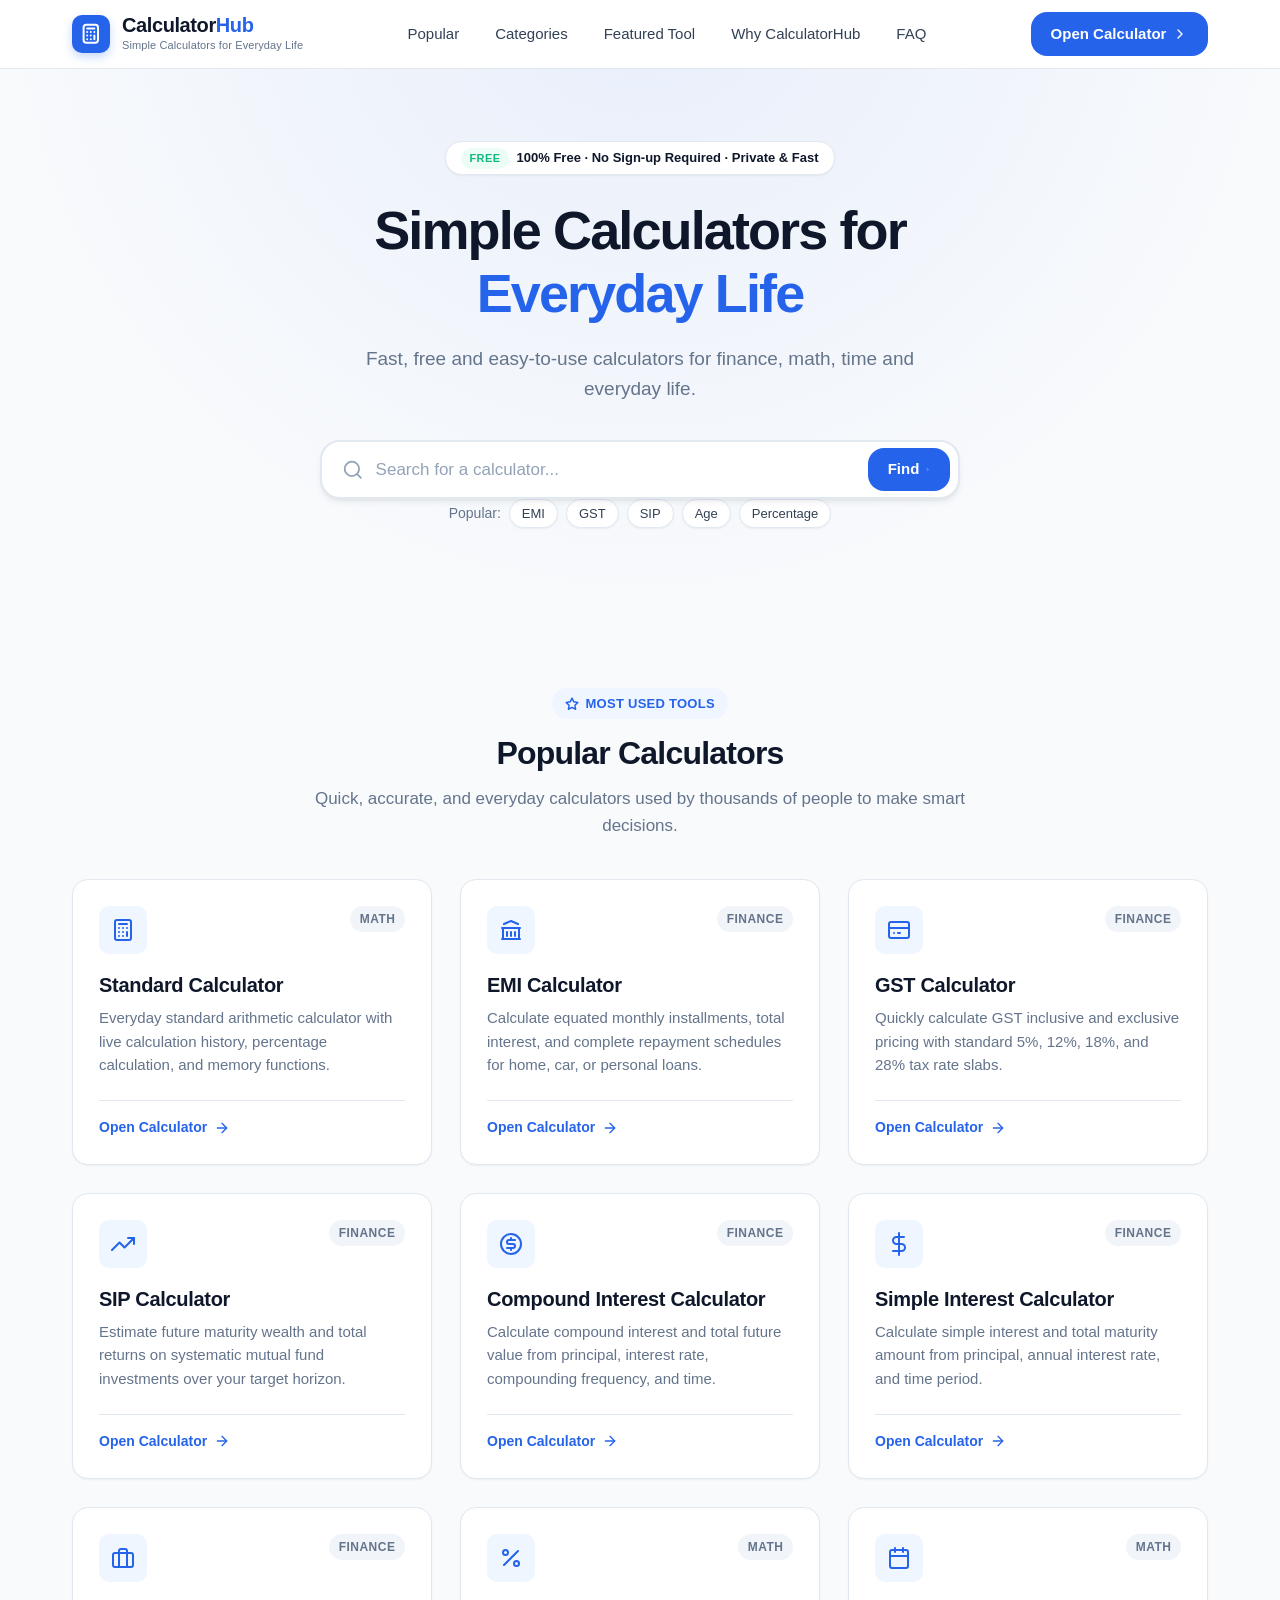
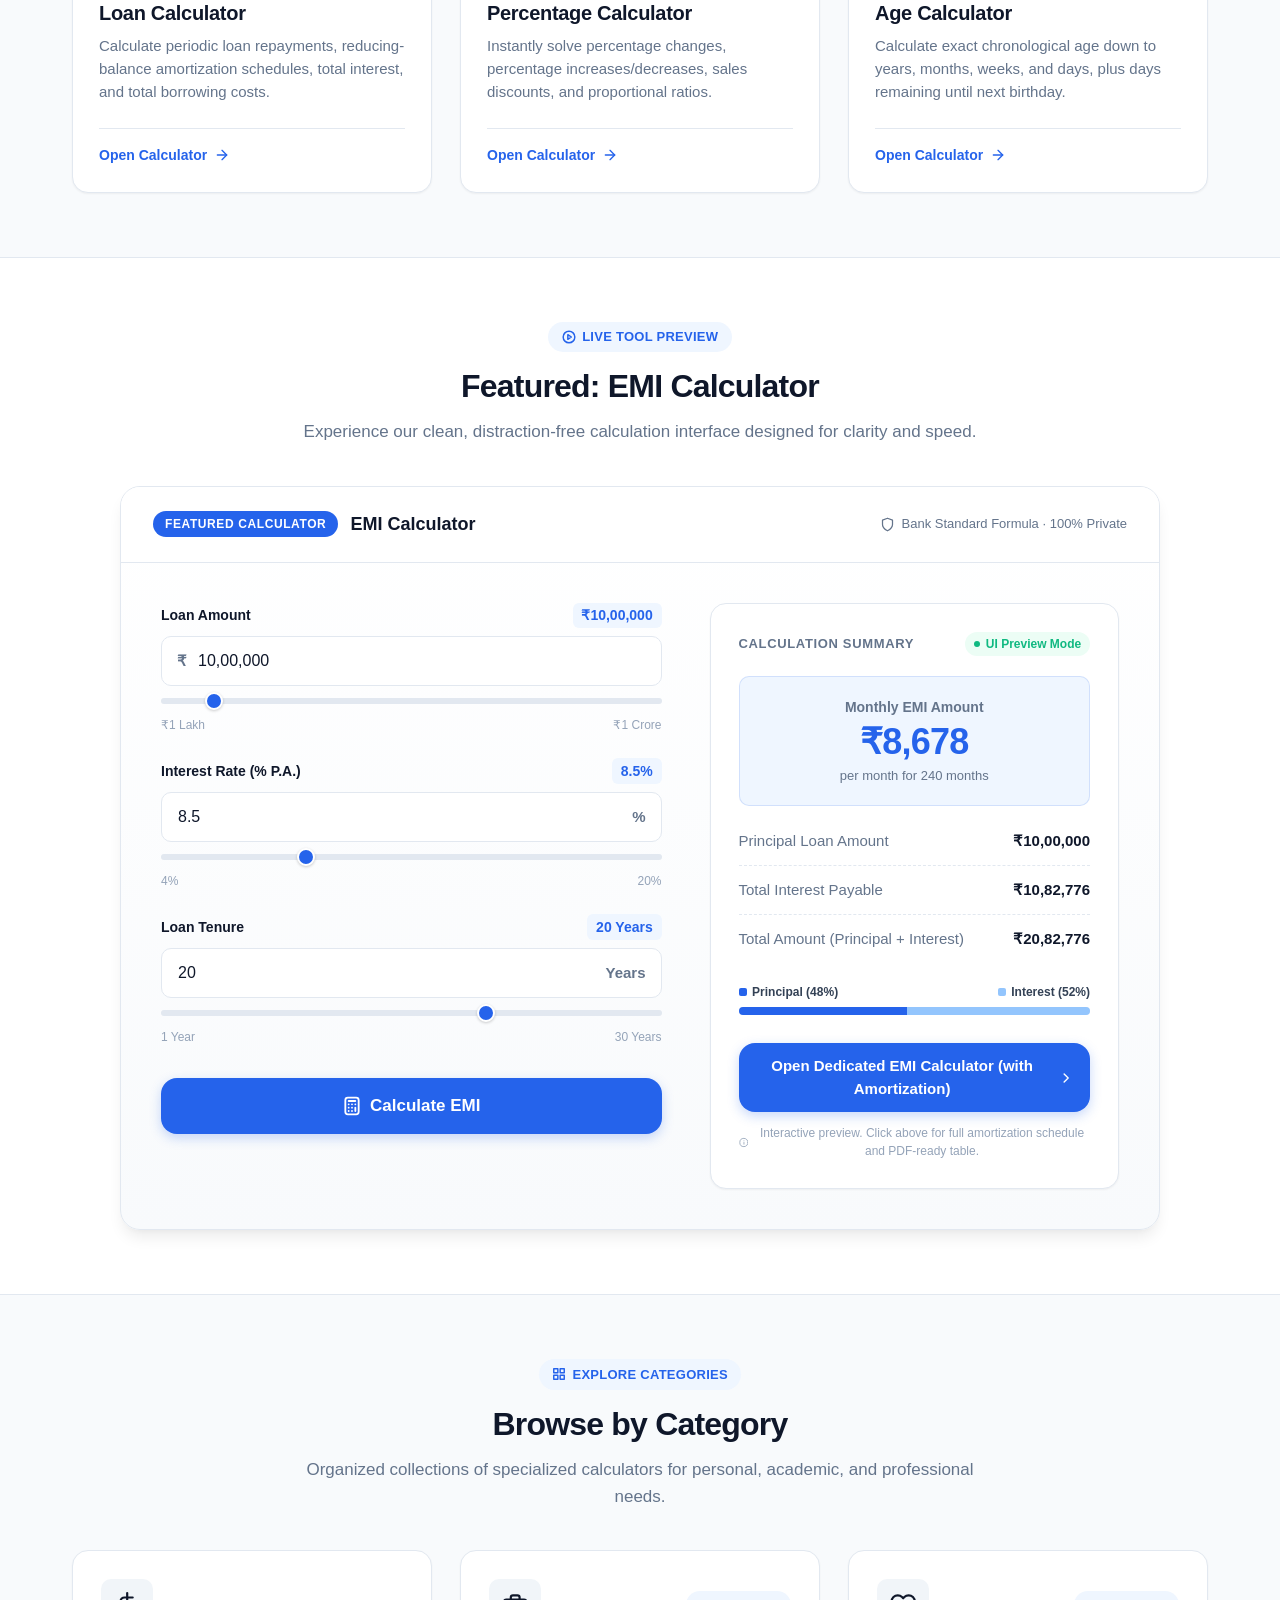
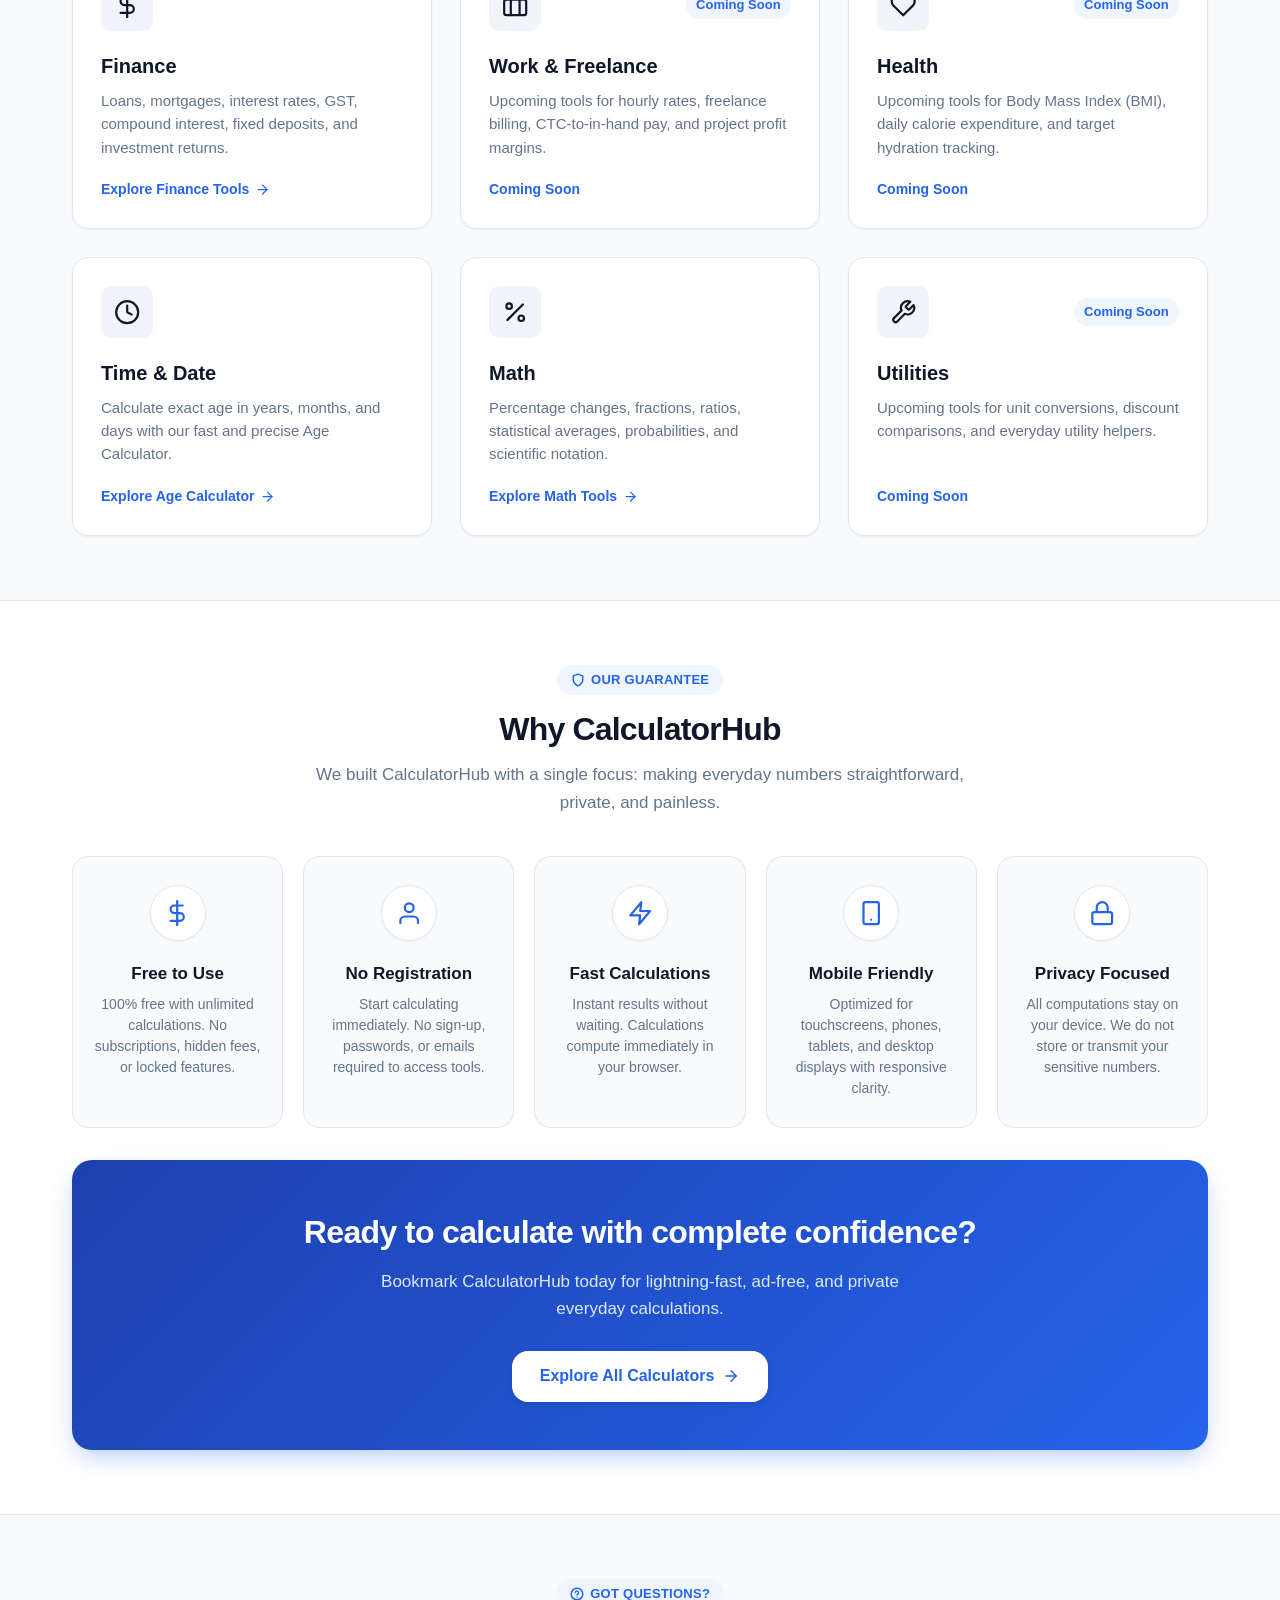
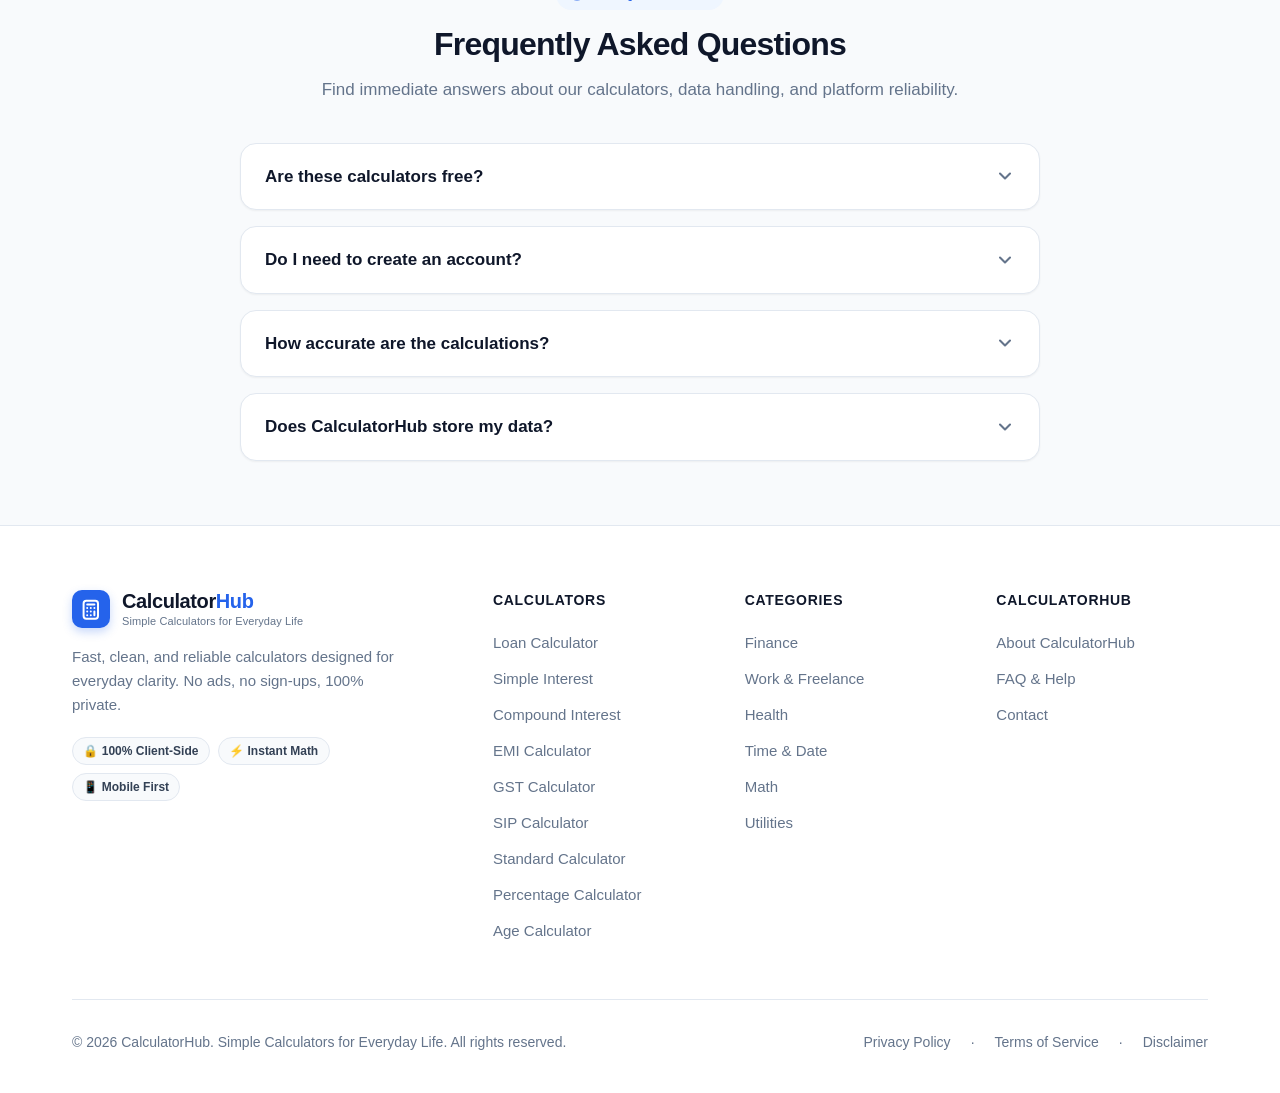
<file: index.html>
<!DOCTYPE html>
<html lang="en">
<head>
  <meta charset="UTF-8">
  <meta name="viewport" content="width=device-width, initial-scale=1.0">
  <meta name="description" content="CalculatorHub offers fast, free online calculators for EMI, GST, SIP, loans, interest, percentages, and age. Accurate, private, and 100% client-side.">
  <meta name="robots" content="index, follow">
  <link rel="canonical" href="https://calcuface.co.in/">
  <meta property="og:title" content="CalculatorHub – Simple Calculators for Everyday Life">
  <meta property="og:description" content="CalculatorHub offers fast, free online calculators for EMI, GST, SIP, loans, interest, percentages, and age. Accurate, private, and 100% client-side.">
  <meta property="og:url" content="https://calcuface.co.in/">
  <meta property="og:type" content="website">
  <meta property="og:site_name" content="CalculatorHub">
  <title>CalculatorHub – Simple Calculators for Everyday Life</title>
  <script type="application/ld+json">
  {
    "@context": "https://schema.org",
    "@type": "WebSite",
    "name": "CalculatorHub",
    "url": "https://calcuface.co.in/",
    "description": "CalculatorHub offers fast, free online calculators for EMI, GST, SIP, loans, interest, percentages, and age. Accurate, private, and 100% client-side."
  }
  </script>
  <link rel="stylesheet" href="css/styles.css">
  <style data-purpose="core-styles">
/* ==========================================================================
   CalculatorHub - Modern, Responsive Stylesheet
   Design Direction: Clean light background, professional, spacious, subtle borders
   ========================================================================== */

/* --- CSS Variables & Design Tokens --- */
:root {
  /* Brand Colors */
  --primary: #2563eb;          /* Vibrant, trustworthy primary blue */
  --primary-hover: #1d4ed8;    /* Darker blue for hover states */
  --primary-light: #eff6ff;    /* Soft blue tint for icons and badges */
  --primary-ring: rgba(37, 99, 235, 0.25);

  /* Neutrals & Surfaces */
  --bg-page: #f8fafc;          /* Slate 50 - clean light page background */
  --bg-surface: #ffffff;       /* Pure white card and container surface */
  --bg-subtle: #f1f5f9;        /* Slate 100 - subtle background for tags/inputs */
  --bg-hover: #f8fafc;

  /* Typography Colors */
  --text-main: #0f172a;        /* Slate 900 - high contrast headline text */
  --text-body: #334155;        /* Slate 700 - readable body text */
  --text-muted: #64748b;       /* Slate 500 - descriptions, labels, hints */
  --text-subtle: #94a3b8;      /* Slate 400 - placeholders, borders */

  /* Borders & Dividers */
  --border-color: #e2e8f0;     /* Slate 200 - clean subtle borders */
  --border-focus: #2563eb;

  /* Accents & Status */
  --accent-green: #10b981;
  --accent-green-light: #ecfdf5;
  --accent-amber: #f59e0b;

  /* Shadows */
  --shadow-sm: 0 1px 2px 0 rgba(0, 0, 0, 0.05);
  --shadow-md: 0 4px 6px -1px rgba(0, 0, 0, 0.07), 0 2px 4px -2px rgba(0, 0, 0, 0.05);
  --shadow-lg: 0 10px 15px -3px rgba(0, 0, 0, 0.08), 0 4px 6px -4px rgba(0, 0, 0, 0.04);
  --shadow-card-hover: 0 12px 20px -3px rgba(37, 99, 235, 0.08), 0 4px 6px -4px rgba(0, 0, 0, 0.04);

  /* Radii */
  --radius-sm: 6px;
  --radius-md: 10px;
  --radius-lg: 16px;
  --radius-xl: 20px;
  --radius-full: 9999px;

  /* Transitions */
  --transition-fast: 0.15s ease;
  --transition-normal: 0.25s ease;

  /* Typography */
  --font-sans: -apple-system, BlinkMacSystemFont, "Segoe UI", Roboto, "Helvetica Neue", Arial, sans-serif;
}

/* --- Base & Reset --- */
*, *::before, *::after {
  box-sizing: border-box;
  margin: 0;
  padding: 0;
}

html {
  font-family: var(--font-sans);
  font-size: 16px;
  line-height: 1.5;
  color: var(--text-body);
  background-color: var(--bg-page);
  scroll-behavior: smooth;
  -webkit-text-size-adjust: 100%;
  overflow-x: hidden;
  max-width: 100%;
}

body {
  min-height: 100vh;
  display: flex;
  flex-direction: column;
  color: var(--text-body);
  background-color: var(--bg-page);
  overflow-x: hidden;
  max-width: 100%;
}

img, svg {
  display: block;
  max-width: 100%;
}

a {
  color: inherit;
  text-decoration: none;
  transition: color var(--transition-fast);
}

button, input, select {
  font: inherit;
}

button {
  cursor: pointer;
  border: none;
  background: none;
}

/* --- Layout Container --- */
.container {
  width: 100%;
  max-width: 1200px;
  margin-left: auto;
  margin-right: auto;
  padding-left: 1.25rem;
  padding-right: 1.25rem;
}

@media (min-width: 768px) {
  .container {
    padding-left: 2rem;
    padding-right: 2rem;
  }
}

/* --- Section Spacing --- */
.section {
  padding-top: 4rem;
  padding-bottom: 4rem;
}

@media (max-width: 640px) {
  .section {
    padding-top: 3rem;
    padding-bottom: 3rem;
  }
}

.section-header {
  text-align: center;
  max-width: 680px;
  margin: 0 auto 2.5rem auto;
}

.section-badge {
  display: inline-flex;
  align-items: center;
  gap: 0.4rem;
  padding: 0.35rem 0.85rem;
  background-color: var(--primary-light);
  color: var(--primary);
  font-size: 0.8125rem;
  font-weight: 600;
  border-radius: var(--radius-full);
  margin-bottom: 0.875rem;
  letter-spacing: 0.02em;
  text-transform: uppercase;
}

.section-title {
  font-size: 2rem;
  font-weight: 700;
  color: var(--text-main);
  letter-spacing: -0.025em;
  line-height: 1.25;
  margin-bottom: 0.75rem;
}

@media (max-width: 640px) {
  .section-title {
    font-size: 1.625rem;
  }
}

.section-description {
  font-size: 1.0625rem;
  color: var(--text-muted);
  line-height: 1.6;
}

/* --- Header & Navigation --- */
.site-header {
  position: sticky;
  top: 0;
  z-index: 50;
  background-color: rgba(255, 255, 255, 0.95);
  backdrop-filter: blur(8px);
  border-bottom: 1px solid var(--border-color);
  transition: all var(--transition-fast);
}

.nav-container {
  display: flex;
  align-items: center;
  justify-content: space-between;
  height: 4.25rem;
}

.brand-logo {
  display: flex;
  align-items: center;
  gap: 0.75rem;
  font-weight: 700;
  font-size: 1.25rem;
  color: var(--text-main);
  text-decoration: none;
  flex-shrink: 0;
}

.brand-icon-wrapper {
  width: 2.375rem;
  height: 2.375rem;
  background-color: var(--primary);
  color: #ffffff;
  border-radius: var(--radius-md);
  display: flex;
  align-items: center;
  justify-content: center;
  box-shadow: 0 4px 10px rgba(37, 99, 235, 0.25);
  flex-shrink: 0;
}

.brand-icon-wrapper svg {
  width: 1.35rem;
  height: 1.35rem;
}

.brand-text-wrapper {
  display: flex;
  flex-direction: column;
  min-width: 0;
}

.brand-name {
  line-height: 1.15;
  letter-spacing: -0.02em;
  white-space: nowrap;
}

.brand-name span {
  color: var(--primary);
}

.brand-tagline-sub {
  font-size: 0.6875rem;
  font-weight: 500;
  color: var(--text-muted);
  letter-spacing: 0.01em;
  white-space: nowrap;
}

.nav-menu {
  display: none;
  align-items: center;
  gap: 1.25rem;
  list-style: none;
}

.nav-link {
  font-size: 0.9375rem;
  font-weight: 500;
  color: var(--text-body);
  padding: 0.5rem 0.25rem;
  position: relative;
  transition: color var(--transition-fast);
}

.nav-link:hover,
.nav-link:focus-visible {
  color: var(--primary);
}

.nav-link.active {
  color: var(--primary);
  font-weight: 600;
}

.nav-link.active::after {
  content: '';
  position: absolute;
  bottom: 0;
  left: 0.25rem;
  right: 0.25rem;
  height: 2px;
  background-color: var(--primary);
  border-radius: var(--radius-full);
}

.nav-actions {
  display: none;
  align-items: center;
  gap: 0.75rem;
  flex-shrink: 0;
}

.mobile-menu-btn {
  display: flex;
  align-items: center;
  justify-content: center;
  width: 2.75rem;
  height: 2.75rem;
  min-width: 44px;
  min-height: 44px;
  border-radius: var(--radius-md);
  color: var(--text-main);
  border: 1px solid var(--border-color);
  background-color: var(--bg-surface);
  transition: all var(--transition-fast);
  flex-shrink: 0;
  cursor: pointer;
  padding: 0;
}

.mobile-menu-btn:hover,
.mobile-menu-btn:focus-visible {
  background-color: var(--bg-subtle);
  border-color: var(--text-subtle);
}

.mobile-menu-btn[aria-expanded="true"] {
  background-color: var(--primary-light);
  color: var(--primary);
  border-color: #bfdbfe;
}

/* Mobile Nav Drawer */
.mobile-nav {
  display: none;
  background-color: var(--bg-surface);
  border-bottom: 1px solid var(--border-color);
  padding: 1.25rem;
}

.mobile-nav.is-open {
  display: block;
}

.mobile-nav-list {
  list-style: none;
  display: flex;
  flex-direction: column;
  gap: 0.75rem;
}

.mobile-nav-link {
  display: flex;
  align-items: center;
  min-height: 44px;
  padding: 0.75rem 1rem;
  font-size: 1rem;
  font-weight: 500;
  color: var(--text-body);
  border-radius: var(--radius-md);
  transition: background-color var(--transition-fast), color var(--transition-fast);
}

.mobile-nav-link:hover,
.mobile-nav-link:focus-visible {
  background-color: var(--primary-light);
  color: var(--primary);
}

.mobile-nav-link.active {
  background-color: var(--primary-light);
  color: var(--primary);
  font-weight: 600;
}

/* Hide brand tagline in sticky header on mobile screens to keep [Logo] [☰] clean and prevent overflow */
@media (max-width: 640px) {
  .site-header .brand-tagline-sub {
    display: none !important;
  }
}

/* Ultra-compact screens (320px - 360px) */
@media (max-width: 360px) {
  .container {
    padding-left: 0.875rem;
    padding-right: 0.875rem;
  }
  .site-header .brand-logo {
    gap: 0.5rem;
    font-size: 1.125rem;
  }
  .site-header .brand-icon-wrapper {
    width: 2.125rem;
    height: 2.125rem;
  }
}

/* Mobile & Tablet nav display (< 992px) */
@media (max-width: 991px) {
  .nav-menu {
    display: none !important;
  }
  .nav-actions {
    display: none !important;
  }
  .mobile-menu-btn {
    display: flex !important;
  }
}

/* Desktop navigation display (>= 992px) */
@media (min-width: 992px) {
  .nav-menu {
    display: flex;
    gap: 1.25rem;
  }
  .nav-actions {
    display: flex;
  }
  .mobile-menu-btn {
    display: none !important;
  }
  .mobile-nav {
    display: none !important;
  }
}

/* Tablet landscape & compact desktop (992px - 1100px) */
@media (min-width: 992px) and (max-width: 1100px) {
  .site-header .brand-tagline-sub {
    display: none;
  }
  .nav-menu {
    gap: 1rem;
  }
  .nav-link {
    font-size: 0.875rem;
  }
}

/* Wide Desktop (>= 1120px) */
@media (min-width: 1120px) {
  .nav-menu {
    gap: 1.75rem;
  }
}

/* --- Hero Section --- */
.hero-section {
  padding-top: 4.5rem;
  padding-bottom: 4.5rem;
  background: radial-gradient(circle at 50% -20%, rgba(37, 99, 235, 0.08) 0%, transparent 70%);
  text-align: center;
  position: relative;
}

@media (max-width: 640px) {
  .hero-section {
    padding-top: 3rem;
    padding-bottom: 3.5rem;
  }
}

.hero-pill {
  display: inline-flex;
  align-items: center;
  gap: 0.5rem;
  background-color: #ffffff;
  border: 1px solid var(--border-color);
  padding: 0.35rem 0.95rem;
  border-radius: var(--radius-full);
  font-size: 0.8125rem;
  font-weight: 600;
  color: var(--text-main);
  box-shadow: var(--shadow-sm);
  margin-bottom: 1.5rem;
}

.hero-pill-badge {
  background-color: var(--accent-green-light);
  color: var(--accent-green);
  font-size: 0.6875rem;
  padding: 0.15rem 0.5rem;
  border-radius: var(--radius-full);
  font-weight: 700;
  text-transform: uppercase;
  letter-spacing: 0.04em;
}

.hero-title {
  font-size: 2.75rem;
  font-weight: 800;
  color: var(--text-main);
  letter-spacing: -0.035em;
  line-height: 1.15;
  margin-bottom: 1.25rem;
  max-width: 800px;
  margin-left: auto;
  margin-right: auto;
}

@media (min-width: 768px) {
  .hero-title {
    font-size: 3.375rem;
  }
}

@media (max-width: 640px) {
  .hero-title {
    font-size: 2.125rem;
  }
}

.hero-title .highlight {
  color: var(--primary);
  position: relative;
  display: inline-block;
}

.hero-description {
  font-size: 1.1875rem;
  color: var(--text-muted);
  max-width: 620px;
  margin: 0 auto 2.25rem auto;
  line-height: 1.6;
}

@media (max-width: 640px) {
  .hero-description {
    font-size: 1rem;
  }
}

/* Search Box Container */
.search-container {
  max-width: 640px;
  margin: 0 auto 1.5rem auto;
}

.search-bar-wrapper {
  position: relative;
  display: flex;
  align-items: center;
  background-color: #ffffff;
  border: 2px solid var(--border-color);
  border-radius: var(--radius-xl);
  padding: 0.35rem 0.5rem 0.35rem 1.25rem;
  box-shadow: var(--shadow-md);
  transition: all var(--transition-normal);
}

.search-bar-wrapper:focus-within {
  border-color: var(--primary);
  box-shadow: 0 0 0 4px var(--primary-ring), var(--shadow-lg);
}

.search-icon {
  color: var(--text-subtle);
  width: 1.35rem;
  height: 1.35rem;
  flex-shrink: 0;
  margin-right: 0.75rem;
}

.search-input {
  width: 100%;
  border: none;
  background: transparent;
  font-size: 1.0625rem;
  color: var(--text-main);
  outline: none;
  padding: 0.5rem 0;
}

.search-input::placeholder {
  color: var(--text-subtle);
}

.search-clear-btn {
  display: none;
  align-items: center;
  justify-content: center;
  width: 1.75rem;
  height: 1.75rem;
  border-radius: var(--radius-full);
  color: var(--text-muted);
  background-color: var(--bg-subtle);
  margin-right: 0.5rem;
  transition: all var(--transition-fast);
}

.search-clear-btn:hover {
  background-color: var(--border-color);
  color: var(--text-main);
}

.search-clear-btn.is-active {
  display: flex;
}

.search-submit-btn {
  background-color: var(--primary);
  color: #ffffff;
  padding: 0.65rem 1.25rem;
  border-radius: var(--radius-lg);
  font-weight: 600;
  font-size: 0.9375rem;
  display: flex;
  align-items: center;
  gap: 0.35rem;
  transition: background-color var(--transition-fast), transform var(--transition-fast);
  white-space: nowrap;
}

.search-submit-btn:hover,
.search-submit-btn:focus-visible {
  background-color: var(--primary-hover);
  transform: translateY(-1px);
}

.search-submit-btn:active {
  transform: translateY(0);
}

@media (max-width: 480px) {
  .search-submit-btn {
    padding: 0.65rem 0.85rem;
  }
  .search-submit-btn span {
    display: none;
  }
}

/* Popular Suggestions */
.search-suggestions {
  display: flex;
  align-items: center;
  justify-content: center;
  flex-wrap: wrap;
  gap: 0.5rem;
  font-size: 0.875rem;
}

.suggestions-label {
  color: var(--text-muted);
  font-weight: 500;
}

.suggestion-chip {
  background-color: #ffffff;
  border: 1px solid var(--border-color);
  color: var(--text-body);
  padding: 0.25rem 0.75rem;
  border-radius: var(--radius-full);
  font-size: 0.8125rem;
  font-weight: 500;
  transition: all var(--transition-fast);
  box-shadow: var(--shadow-sm);
}

.suggestion-chip:hover,
.suggestion-chip:focus-visible {
  border-color: var(--primary);
  color: var(--primary);
  background-color: var(--primary-light);
  transform: translateY(-1px);
}

/* Search Status / Empty State */
.search-results-feedback {
  display: none;
  margin-top: 1.5rem;
  padding: 0.85rem 1.25rem;
  background-color: var(--bg-surface);
  border: 1px dashed var(--border-color);
  border-radius: var(--radius-lg);
  font-size: 0.9375rem;
  color: var(--text-muted);
  text-align: center;
}

.search-results-feedback.is-visible {
  display: block;
}

.search-results-feedback strong {
  color: var(--text-main);
}

/* --- Cards Grid: Popular Calculators --- */
.calculators-grid {
  display: grid;
  grid-template-columns: 1fr;
  gap: 1.25rem;
}

@media (min-width: 640px) {
  .calculators-grid {
    grid-template-columns: repeat(2, 1fr);
    gap: 1.5rem;
  }
}

@media (min-width: 1024px) {
  .calculators-grid {
    grid-template-columns: repeat(3, 1fr);
    gap: 1.75rem;
  }
}

/* Reusable Calculator Card */
.calc-card {
  background-color: var(--bg-surface);
  border: 1px solid var(--border-color);
  border-radius: var(--radius-lg);
  padding: 1.625rem;
  display: flex;
  flex-direction: column;
  transition: all var(--transition-normal);
  position: relative;
  box-shadow: var(--shadow-sm);
  text-decoration: none;
  color: inherit;
}

.calc-card:hover,
.calc-card:focus-visible {
  transform: translateY(-3px);
  border-color: rgba(37, 99, 235, 0.4);
  box-shadow: var(--shadow-card-hover);
}

.calc-card-top {
  display: flex;
  align-items: flex-start;
  justify-content: space-between;
  margin-bottom: 1.125rem;
}

.calc-icon-box {
  width: 3rem;
  height: 3rem;
  border-radius: var(--radius-md);
  background-color: var(--primary-light);
  color: var(--primary);
  display: flex;
  align-items: center;
  justify-content: center;
  transition: background-color var(--transition-fast), transform var(--transition-fast);
}

.calc-card:hover .calc-icon-box {
  background-color: var(--primary);
  color: #ffffff;
  transform: scale(1.04);
}

.calc-icon-box svg {
  width: 1.5rem;
  height: 1.5rem;
}

.calc-category-tag {
  font-size: 0.75rem;
  font-weight: 600;
  text-transform: uppercase;
  letter-spacing: 0.04em;
  color: var(--text-muted);
  background-color: var(--bg-subtle);
  padding: 0.25rem 0.6rem;
  border-radius: var(--radius-full);
}

.calc-card-title {
  font-size: 1.25rem;
  font-weight: 700;
  color: var(--text-main);
  margin-bottom: 0.5rem;
  letter-spacing: -0.015em;
  line-height: 1.3;
}

.calc-card-desc {
  font-size: 0.9375rem;
  color: var(--text-muted);
  line-height: 1.55;
  margin-bottom: 1.5rem;
  flex-grow: 1;
}

.calc-card-footer {
  display: flex;
  align-items: center;
  justify-content: space-between;
  padding-top: 1rem;
  border-top: 1px solid var(--border-color);
  font-size: 0.875rem;
  font-weight: 600;
  color: var(--primary);
}

.calc-card-action {
  display: inline-flex;
  align-items: center;
  gap: 0.4rem;
  transition: gap var(--transition-fast);
}

.calc-card:hover .calc-card-action {
  gap: 0.65rem;
}

.calc-card-action svg {
  width: 1rem;
  height: 1rem;
  transition: transform var(--transition-fast);
}

.calc-card:hover .calc-card-action svg {
  transform: translateX(3px);
}

/* --- Featured Calculator Preview Section --- */
.featured-section {
  background-color: #ffffff;
  border-top: 1px solid var(--border-color);
  border-bottom: 1px solid var(--border-color);
}

.featured-wrapper {
  background: linear-gradient(180deg, #ffffff 0%, var(--bg-page) 100%);
  border: 1px solid var(--border-color);
  border-radius: var(--radius-xl);
  box-shadow: var(--shadow-lg);
  overflow: hidden;
  max-width: 1040px;
  margin: 0 auto;
}

.featured-header {
  padding: 1.5rem 2rem;
  border-bottom: 1px solid var(--border-color);
  background-color: #ffffff;
  display: flex;
  align-items: center;
  justify-content: space-between;
  flex-wrap: wrap;
  gap: 1rem;
}

.featured-badge-group {
  display: flex;
  align-items: center;
  gap: 0.75rem;
}

.featured-label {
  background-color: var(--primary);
  color: #ffffff;
  font-size: 0.75rem;
  font-weight: 700;
  text-transform: uppercase;
  letter-spacing: 0.05em;
  padding: 0.25rem 0.75rem;
  border-radius: var(--radius-full);
}

.featured-calc-name {
  font-size: 1.125rem;
  font-weight: 700;
  color: var(--text-main);
}

.featured-meta {
  font-size: 0.8125rem;
  color: var(--text-muted);
  display: flex;
  align-items: center;
  gap: 0.4rem;
}

.featured-body {
  display: grid;
  grid-template-columns: 1fr;
  padding: 2rem;
  gap: 2rem;
}

@media (min-width: 860px) {
  .featured-body {
    grid-template-columns: 1.1fr 0.9fr;
    padding: 2.5rem;
    gap: 3rem;
  }
}

@media (max-width: 640px) {
  .featured-header {
    padding: 1.25rem;
  }
  .featured-body {
    padding: 1.25rem;
    gap: 1.75rem;
  }
}

/* Form Preview Side */
.featured-form {
  display: flex;
  flex-direction: column;
  gap: 1.5rem;
}

.form-group {
  display: flex;
  flex-direction: column;
  gap: 0.5rem;
}

.form-label-row {
  display: flex;
  justify-content: space-between;
  align-items: center;
}

.form-label {
  font-size: 0.875rem;
  font-weight: 600;
  color: var(--text-main);
}

.form-value-badge {
  font-size: 0.875rem;
  font-weight: 700;
  color: var(--primary);
  background-color: var(--primary-light);
  padding: 0.15rem 0.55rem;
  border-radius: var(--radius-sm);
}

.input-with-affix {
  position: relative;
  display: flex;
  align-items: center;
}

.input-prefix,
.input-suffix {
  position: absolute;
  font-size: 0.9375rem;
  font-weight: 600;
  color: var(--text-muted);
  pointer-events: none;
}

.input-prefix {
  left: 1rem;
}

.input-suffix {
  right: 1rem;
}

.form-input {
  width: 100%;
  padding: 0.75rem 1rem;
  background-color: #ffffff;
  border: 1px solid var(--border-color);
  border-radius: var(--radius-md);
  font-size: 1rem;
  font-weight: 500;
  color: var(--text-main);
  transition: all var(--transition-fast);
}

.input-has-prefix {
  padding-left: 2.25rem;
}

.input-has-suffix {
  padding-right: 2.75rem;
}

.form-input:focus {
  outline: none;
  border-color: var(--primary);
  box-shadow: 0 0 0 3px var(--primary-ring);
}

/* Range Slider */
.form-range {
  width: 100%;
  height: 6px;
  background: var(--border-color);
  border-radius: var(--radius-full);
  outline: none;
  -webkit-appearance: none;
  appearance: none;
  cursor: pointer;
  margin-top: 0.25rem;
}

.form-range::-webkit-slider-thumb {
  -webkit-appearance: none;
  appearance: none;
  width: 18px;
  height: 18px;
  border-radius: 50%;
  background: var(--primary);
  border: 2px solid #ffffff;
  box-shadow: 0 1px 3px rgba(0, 0, 0, 0.2);
  cursor: pointer;
  transition: transform var(--transition-fast);
}

.form-range::-webkit-slider-thumb:hover {
  transform: scale(1.15);
}

.range-min-max {
  display: flex;
  justify-content: space-between;
  font-size: 0.75rem;
  color: var(--text-subtle);
  margin-top: 0.25rem;
}

/* Prominent Calculate Button */
.btn-calculate {
  display: flex;
  align-items: center;
  justify-content: center;
  gap: 0.5rem;
  width: 100%;
  padding: 0.95rem 1.5rem;
  background-color: var(--primary);
  color: #ffffff;
  font-size: 1.0625rem;
  font-weight: 700;
  border-radius: var(--radius-lg);
  box-shadow: 0 4px 12px rgba(37, 99, 235, 0.25);
  transition: all var(--transition-fast);
  margin-top: 0.5rem;
}

.btn-calculate:hover,
.btn-calculate:focus-visible {
  background-color: var(--primary-hover);
  transform: translateY(-2px);
  box-shadow: 0 6px 16px rgba(37, 99, 235, 0.35);
}

.btn-calculate:active {
  transform: translateY(0);
}

.btn-calculate svg {
  width: 1.25rem;
  height: 1.25rem;
}

/* Result Preview Side */
.featured-results {
  background-color: #ffffff;
  border: 1px solid var(--border-color);
  border-radius: var(--radius-lg);
  padding: 1.75rem;
  display: flex;
  flex-direction: column;
  justify-content: space-between;
  box-shadow: var(--shadow-sm);
}

.results-top {
  display: flex;
  flex-direction: column;
}

.results-heading-row {
  display: flex;
  justify-content: space-between;
  align-items: center;
  margin-bottom: 1.25rem;
}

.results-heading {
  font-size: 0.8125rem;
  font-weight: 700;
  text-transform: uppercase;
  letter-spacing: 0.05em;
  color: var(--text-muted);
}

.results-badge-live {
  display: inline-flex;
  align-items: center;
  gap: 0.35rem;
  font-size: 0.75rem;
  font-weight: 600;
  color: var(--accent-green);
  background-color: var(--accent-green-light);
  padding: 0.2rem 0.55rem;
  border-radius: var(--radius-full);
}

.pulse-dot {
  width: 6px;
  height: 6px;
  border-radius: 50%;
  background-color: var(--accent-green);
}

.main-result-box {
  background-color: var(--primary-light);
  border: 1px solid rgba(37, 99, 235, 0.15);
  border-radius: var(--radius-md);
  padding: 1.25rem;
  margin-bottom: 1.5rem;
  text-align: center;
}

.main-result-label {
  font-size: 0.875rem;
  font-weight: 600;
  color: var(--text-muted);
  margin-bottom: 0.25rem;
}

.main-result-amount {
  font-size: 2.25rem;
  font-weight: 800;
  color: var(--primary);
  line-height: 1.1;
  letter-spacing: -0.02em;
}

.main-result-period {
  font-size: 0.8125rem;
  color: var(--text-muted);
  margin-top: 0.25rem;
}

/* Result Rows */
.result-stats-list {
  display: flex;
  flex-direction: column;
  gap: 0.85rem;
  margin-bottom: 1.5rem;
}

.result-stat-row {
  display: flex;
  justify-content: space-between;
  align-items: center;
  padding-bottom: 0.75rem;
  border-bottom: 1px dashed var(--border-color);
  font-size: 0.9375rem;
}

.result-stat-row:last-child {
  border-bottom: none;
  padding-bottom: 0;
}

.stat-label {
  color: var(--text-muted);
}

.stat-value {
  font-weight: 700;
  color: var(--text-main);
}

/* Ratio Bar */
.breakdown-bar-wrapper {
  margin-top: 0.5rem;
}

.breakdown-legend {
  display: flex;
  justify-content: space-between;
  font-size: 0.75rem;
  font-weight: 600;
  margin-bottom: 0.4rem;
}

.legend-item {
  display: flex;
  align-items: center;
  gap: 0.35rem;
}

.legend-dot {
  width: 8px;
  height: 8px;
  border-radius: 2px;
}

.legend-dot.principal {
  background-color: var(--primary);
}

.legend-dot.interest {
  background-color: #93c5fd;
}

.breakdown-bar {
  display: flex;
  height: 8px;
  border-radius: var(--radius-full);
  overflow: hidden;
  background-color: var(--bg-subtle);
}

.bar-segment.principal {
  width: 48%;
  background-color: var(--primary);
}

.bar-segment.interest {
  width: 52%;
  background-color: #93c5fd;
}

.results-footer-note {
  margin-top: 1.25rem;
  font-size: 0.75rem;
  color: var(--text-subtle);
  text-align: center;
  display: flex;
  align-items: center;
  justify-content: center;
  gap: 0.35rem;
}

/* --- Browse by Category Section --- */
.category-grid {
  display: grid;
  grid-template-columns: 1fr;
  gap: 1.25rem;
}

@media (min-width: 640px) {
  .category-grid {
    grid-template-columns: repeat(2, 1fr);
    gap: 1.5rem;
  }
}

@media (min-width: 1024px) {
  .category-grid {
    grid-template-columns: repeat(3, 1fr);
    gap: 1.75rem;
  }
}

/* Reusable Category Card */
.category-card {
  background-color: var(--bg-surface);
  border: 1px solid var(--border-color);
  border-radius: var(--radius-lg);
  padding: 1.75rem;
  display: flex;
  flex-direction: column;
  transition: all var(--transition-normal);
  text-decoration: none;
  color: inherit;
  box-shadow: var(--shadow-sm);
  position: relative;
}

.category-card:hover,
.category-card:focus-visible {
  transform: translateY(-3px);
  border-color: rgba(37, 99, 235, 0.4);
  box-shadow: var(--shadow-card-hover);
}

.category-header {
  display: flex;
  align-items: center;
  justify-content: space-between;
  margin-bottom: 1.25rem;
}

.category-icon-box {
  width: 3.25rem;
  height: 3.25rem;
  border-radius: var(--radius-md);
  background-color: var(--bg-subtle);
  color: var(--text-main);
  display: flex;
  align-items: center;
  justify-content: center;
  transition: all var(--transition-fast);
}

.category-card:hover .category-icon-box {
  background-color: var(--primary-light);
  color: var(--primary);
}

.category-icon-box svg {
  width: 1.65rem;
  height: 1.65rem;
}

.category-count {
  font-size: 0.8125rem;
  font-weight: 600;
  color: var(--primary);
  background-color: var(--primary-light);
  padding: 0.25rem 0.65rem;
  border-radius: var(--radius-full);
}

.category-title {
  font-size: 1.25rem;
  font-weight: 700;
  color: var(--text-main);
  margin-bottom: 0.5rem;
}

.category-desc {
  font-size: 0.9375rem;
  color: var(--text-muted);
  line-height: 1.55;
  margin-bottom: 1.25rem;
  flex-grow: 1;
}

.category-link-text {
  font-size: 0.875rem;
  font-weight: 600;
  color: var(--primary);
  display: inline-flex;
  align-items: center;
  gap: 0.35rem;
  transition: gap var(--transition-fast);
}

.category-card:hover .category-link-text {
  gap: 0.6rem;
}

.category-link-text svg {
  width: 0.95rem;
  height: 0.95rem;
}

/* --- Why CalculatorHub Section --- */
.why-section {
  background-color: #ffffff;
  border-top: 1px solid var(--border-color);
  border-bottom: 1px solid var(--border-color);
}

.features-grid {
  display: grid;
  grid-template-columns: 1fr;
  gap: 1.5rem;
}

@media (min-width: 640px) {
  .features-grid {
    grid-template-columns: repeat(2, 1fr);
  }
}

@media (min-width: 1024px) {
  .features-grid {
    grid-template-columns: repeat(5, 1fr);
    gap: 1.25rem;
  }
}

.feature-card {
  background-color: var(--bg-page);
  border: 1px solid var(--border-color);
  border-radius: var(--radius-lg);
  padding: 1.75rem 1.25rem;
  text-align: center;
  display: flex;
  flex-direction: column;
  align-items: center;
  transition: all var(--transition-normal);
}

.feature-card:hover {
  transform: translateY(-2px);
  border-color: rgba(37, 99, 235, 0.3);
  background-color: #ffffff;
  box-shadow: var(--shadow-md);
}

.feature-icon-wrapper {
  width: 3.5rem;
  height: 3.5rem;
  border-radius: 50%;
  background-color: #ffffff;
  border: 1px solid var(--border-color);
  color: var(--primary);
  display: flex;
  align-items: center;
  justify-content: center;
  margin-bottom: 1.25rem;
  box-shadow: var(--shadow-sm);
  transition: all var(--transition-fast);
}

.feature-card:hover .feature-icon-wrapper {
  background-color: var(--primary);
  color: #ffffff;
  border-color: var(--primary);
}

.feature-icon-wrapper svg {
  width: 1.65rem;
  height: 1.65rem;
}

.feature-title {
  font-size: 1.0625rem;
  font-weight: 700;
  color: var(--text-main);
  margin-bottom: 0.5rem;
}

.feature-desc {
  font-size: 0.875rem;
  color: var(--text-muted);
  line-height: 1.5;
}

/* --- FAQ Section --- */
.faq-container {
  max-width: 800px;
  margin: 0 auto;
}

.faq-list {
  display: flex;
  flex-direction: column;
  gap: 1rem;
}

.faq-item {
  background-color: var(--bg-surface);
  border: 1px solid var(--border-color);
  border-radius: var(--radius-lg);
  overflow: hidden;
  box-shadow: var(--shadow-sm);
  transition: border-color var(--transition-fast);
}

.faq-item.is-expanded {
  border-color: rgba(37, 99, 235, 0.4);
}

.faq-trigger {
  width: 100%;
  padding: 1.25rem 1.5rem;
  display: flex;
  align-items: center;
  justify-content: space-between;
  gap: 1rem;
  text-align: left;
  font-size: 1.0625rem;
  font-weight: 600;
  color: var(--text-main);
  background-color: transparent;
  transition: background-color var(--transition-fast);
}

.faq-trigger:hover,
.faq-trigger:focus-visible {
  background-color: var(--bg-page);
  color: var(--primary);
}

.faq-chevron {
  width: 1.25rem;
  height: 1.25rem;
  color: var(--text-muted);
  flex-shrink: 0;
  transition: transform var(--transition-normal), color var(--transition-fast);
}

.faq-item.is-expanded .faq-chevron {
  transform: rotate(180deg);
  color: var(--primary);
}

.faq-content {
  max-height: 0;
  overflow: hidden;
  transition: max-height 0.3s cubic-bezier(0, 1, 0, 1);
  padding: 0 1.5rem;
}

.faq-item.is-expanded .faq-content {
  max-height: 500px;
  transition: max-height 0.3s ease-in-out;
}

.faq-body {
  padding-bottom: 1.25rem;
  font-size: 0.9375rem;
  color: var(--text-body);
  line-height: 1.65;
}

/* --- Call To Action Banner --- */
.cta-banner {
  background: linear-gradient(135deg, #1e40af 0%, #2563eb 100%);
  border-radius: var(--radius-xl);
  padding: 3rem 2rem;
  color: #ffffff;
  text-align: center;
  margin-top: 2rem;
  box-shadow: 0 10px 25px -5px rgba(37, 99, 235, 0.35);
}

@media (max-width: 640px) {
  .cta-banner {
    padding: 2.25rem 1.25rem;
  }
}

.cta-title {
  font-size: 2rem;
  font-weight: 800;
  margin-bottom: 0.75rem;
  letter-spacing: -0.02em;
}

@media (max-width: 640px) {
  .cta-title {
    font-size: 1.625rem;
  }
}

.cta-desc {
  font-size: 1.0625rem;
  color: #dbeafe;
  max-width: 580px;
  margin: 0 auto 1.75rem auto;
  line-height: 1.6;
}

.cta-button {
  display: inline-flex;
  align-items: center;
  gap: 0.5rem;
  background-color: #ffffff;
  color: var(--primary);
  font-weight: 700;
  font-size: 1rem;
  padding: 0.85rem 1.75rem;
  border-radius: var(--radius-lg);
  box-shadow: var(--shadow-md);
  transition: all var(--transition-fast);
}

.cta-button:hover,
.cta-button:focus-visible {
  background-color: #f8fafc;
  transform: translateY(-2px);
  box-shadow: var(--shadow-lg);
}

/* --- Footer --- */
.site-footer {
  background-color: #ffffff;
  border-top: 1px solid var(--border-color);
  padding-top: 4rem;
  padding-bottom: 2.5rem;
  margin-top: auto;
}

.footer-top {
  display: grid;
  grid-template-columns: 1fr;
  gap: 2.5rem;
  margin-bottom: 3.5rem;
}

@media (min-width: 768px) {
  .footer-top {
    grid-template-columns: 1.8fr 1fr 1fr 1fr;
  }
}

.footer-brand {
  max-width: 340px;
}

.footer-desc {
  font-size: 0.9375rem;
  color: var(--text-muted);
  line-height: 1.6;
  margin-top: 1rem;
  margin-bottom: 1.25rem;
}

.footer-badges {
  display: flex;
  flex-wrap: wrap;
  gap: 0.5rem;
}

.footer-trust-badge {
  font-size: 0.75rem;
  font-weight: 600;
  color: var(--text-body);
  background-color: var(--bg-page);
  border: 1px solid var(--border-color);
  padding: 0.25rem 0.65rem;
  border-radius: var(--radius-full);
}

.footer-heading {
  font-size: 0.875rem;
  font-weight: 700;
  color: var(--text-main);
  text-transform: uppercase;
  letter-spacing: 0.05em;
  margin-bottom: 1.25rem;
}

.footer-links-list {
  list-style: none;
  display: flex;
  flex-direction: column;
  gap: 0.75rem;
}

.footer-link {
  font-size: 0.9375rem;
  color: var(--text-muted);
  transition: color var(--transition-fast), padding-left var(--transition-fast);
  display: inline-block;
}

.footer-link:hover,
.footer-link:focus-visible {
  color: var(--primary);
  padding-left: 0.25rem;
}

.footer-bottom {
  padding-top: 2rem;
  border-top: 1px solid var(--border-color);
  display: flex;
  flex-direction: column;
  gap: 1rem;
  align-items: center;
  text-align: center;
  font-size: 0.875rem;
  color: var(--text-muted);
}

@media (min-width: 640px) {
  .footer-bottom {
    flex-direction: row;
    justify-content: space-between;
    text-align: left;
  }
}

.footer-legal-links {
  display: flex;
  gap: 1.25rem;
}

.footer-legal-links a:hover {
  color: var(--primary);
}

/* --- Accessibility & Focus Rings --- */
:focus-visible {
  outline: 2px solid var(--primary);
  outline-offset: 2px;
}

/* Screen reader only utility */
.sr-only {
  position: absolute;
  width: 1px;
  height: 1px;
  padding: 0;
  margin: -1px;
  overflow: hidden;
  clip: rect(0, 0, 0, 0);
  white-space: nowrap;
  border-width: 0;
}

  </style>
</head>
<body>

  <!-- =========================================================================
       Site Header
       ========================================================================= -->
  <header class="site-header">
    <div class="container nav-container">
      <!-- Brand Logo -->
      <a href="/" class="brand-logo" aria-label="CalculatorHub Homepage">
        <div class="brand-icon-wrapper" aria-hidden="true">
          <svg width="22" height="22" viewBox="0 0 24 24" fill="none" stroke="currentColor" stroke-width="2.2" stroke-linecap="round" stroke-linejoin="round">
            <rect x="4" y="2" width="16" height="20" rx="3"></rect>
            <line x1="8" y1="6" x2="16" y2="6"></line>
            <line x1="16" y1="14" x2="16" y2="18"></line>
            <path d="M8 10h.01M12 10h.01M16 10h.01M8 14h.01M12 14h.01M8 18h.01M12 18h.01"></path>
          </svg>
        </div>
        <div class="brand-text-wrapper">
          <span class="brand-name">Calculator<span>Hub</span></span>
          <span class="brand-tagline-sub">Simple Calculators for Everyday Life</span>
        </div>
      </a>

      <!-- Desktop Navigation -->
      <nav class="nav-menu" aria-label="Primary Navigation">
        <a href="#popular" class="nav-link">Popular</a>
        <a href="#categories" class="nav-link">Categories</a>
        <a href="#featured" class="nav-link">Featured Tool</a>
        <a href="#why-us" class="nav-link">Why CalculatorHub</a>
        <a href="#faq" class="nav-link">FAQ</a>
      </nav>

      <!-- Desktop Header Actions -->
      <div class="nav-actions">
        <a href="calculator.html" class="search-submit-btn">
          <span>Open Calculator</span>
          <svg width="16" height="16" viewBox="0 0 24 24" fill="none" stroke="currentColor" stroke-width="2" stroke-linecap="round" stroke-linejoin="round">
            <polyline points="9 18 15 12 9 6"></polyline>
          </svg>
        </a>
      </div>

      <!-- Mobile Hamburger Toggle -->
      <button type="button" class="mobile-menu-btn" id="mobile-menu-toggle" aria-label="Toggle mobile menu" aria-expanded="false" aria-controls="mobile-nav-drawer">
        <svg class="hamburger-icon" width="22" height="22" viewBox="0 0 24 24" fill="none" stroke="currentColor" stroke-width="2" stroke-linecap="round" stroke-linejoin="round">
          <line x1="3" y1="12" x2="21" y2="12"></line>
          <line x1="3" y1="6" x2="21" y2="6"></line>
          <line x1="3" y1="18" x2="21" y2="18"></line>
        </svg>
      </button>
    </div>

    <!-- Mobile Navigation Drawer -->
    <nav class="mobile-nav" id="mobile-nav-drawer" aria-label="Mobile Navigation" hidden>
      <ul class="mobile-nav-list">
        <li><a href="calculator.html" class="mobile-nav-link" style="color: var(--primary); font-weight: 600;">⚡ Open Interactive Calculator</a></li>
        <li><a href="#popular" class="mobile-nav-link">Popular Calculators</a></li>
        <li><a href="#categories" class="mobile-nav-link">Browse Categories</a></li>
        <li><a href="#featured" class="mobile-nav-link">Featured: EMI Calculator</a></li>
        <li><a href="#why-us" class="mobile-nav-link">Why CalculatorHub</a></li>
        <li><a href="#faq" class="mobile-nav-link">Frequently Asked Questions</a></li>
      </ul>
    </nav>
  </header>

  <main>
    <!-- =========================================================================
         Hero Section
         ========================================================================= -->
    <section class="hero-section" id="hero">
      <div class="container">
        <!-- Hero Tagline Badge -->
        <div class="hero-pill">
          <span class="hero-pill-badge">Free</span>
          <span>100% Free · No Sign-up Required · Private & Fast</span>
        </div>

        <!-- Headline & Description -->
        <h1 class="hero-title">
          Simple Calculators for <span class="highlight">Everyday Life</span>
        </h1>
        <p class="hero-description">
          Fast, free and easy-to-use calculators for finance, math, time and everyday life.
        </p>

        <!-- Search Calculator Field -->
        <div class="search-container">
          <form class="search-bar-wrapper" id="calculator-search-form" role="search" onsubmit="event.preventDefault();">
            <svg class="search-icon" width="22" height="22" viewBox="0 0 24 24" fill="none" stroke="currentColor" stroke-width="2" stroke-linecap="round" stroke-linejoin="round" aria-hidden="true">
              <circle cx="11" cy="11" r="8"></circle>
              <line x1="21" y1="21" x2="16.65" y2="16.65"></line>
            </svg>
            <input 
              type="text" 
              class="search-input" 
              id="calculator-search-input" 
              placeholder="Search for a calculator..." 
              autocomplete="off"
              aria-label="Search for a calculator"
            >
            <button type="button" class="search-clear-btn" id="search-clear-btn" aria-label="Clear search input">
              <svg width="14" height="14" viewBox="0 0 24 24" fill="none" stroke="currentColor" stroke-width="2.5" stroke-linecap="round" stroke-linejoin="round">
                <line x1="18" y1="6" x2="6" y2="18"></line>
                <line x1="6" y1="6" x2="18" y2="18"></line>
              </svg>
            </button>
            <button type="submit" class="search-submit-btn" aria-label="Search">
              <span>Find</span>
              <svg width="15" height="15" viewBox="0 0 24 24" fill="none" stroke="currentColor" stroke-width="2" stroke-linecap="round" stroke-linejoin="round">
                <polyline points="9 18 15 12 9 6"></polyline>
              </svg>
            </button>
          </form>

          <!-- Popular Search Suggestions -->
          <div class="search-suggestions" aria-label="Popular search suggestions">
            <span class="suggestions-label">Popular:</span>
            <button type="button" class="suggestion-chip" data-search="EMI">EMI</button>
            <button type="button" class="suggestion-chip" data-search="GST">GST</button>
            <button type="button" class="suggestion-chip" data-search="SIP">SIP</button>
            <button type="button" class="suggestion-chip" data-search="Age">Age</button>
            <button type="button" class="suggestion-chip" data-search="Percentage">Percentage</button>
          </div>

          <!-- Feedback message for search filtering -->
          <div class="search-results-feedback" id="search-feedback" role="status" aria-live="polite"></div>
        </div>
      </div>
    </section>

    <!-- =========================================================================
         Popular Calculators Section
         ========================================================================= -->
    <section class="section" id="popular">
      <div class="container">
        <div class="section-header">
          <span class="section-badge">
            <svg width="14" height="14" viewBox="0 0 24 24" fill="none" stroke="currentColor" stroke-width="2.5" stroke-linecap="round" stroke-linejoin="round"><polygon points="12 2 15.09 8.26 22 9.27 17 14.14 18.18 21.02 12 17.77 5.82 21.02 7 14.14 2 9.27 8.91 8.26 12 2"></polygon></svg>
            Most Used Tools
          </span>
          <h2 class="section-title">Popular Calculators</h2>
          <p class="section-description">
            Quick, accurate, and everyday calculators used by thousands of people to make smart decisions.
          </p>
        </div>

        <!-- Calculators Grid -->
        <div class="calculators-grid" id="popular-calculators-grid">

          <!-- 1. Standard Calculator -->
          <a href="calculator.html" class="calc-card" data-calc-name="Standard Calculator" data-keywords="standard basic math calculator arithmetic addition subtraction multiplication division percentage square root">
            <div class="calc-card-top">
              <div class="calc-icon-box" aria-hidden="true">
                <svg width="24" height="24" viewBox="0 0 24 24" fill="none" stroke="currentColor" stroke-width="2" stroke-linecap="round" stroke-linejoin="round">
                  <rect x="4" y="2" width="16" height="20" rx="2"></rect>
                  <line x1="8" y1="6" x2="16" y2="6"></line>
                  <line x1="16" y1="14" x2="16" y2="18"></line>
                  <path d="M16 10h.01"></path>
                  <path d="M12 10h.01"></path>
                  <path d="M8 10h.01"></path>
                  <path d="M12 14h.01"></path>
                  <path d="M8 14h.01"></path>
                  <path d="M12 18h.01"></path>
                  <path d="M8 18h.01"></path>
                </svg>
              </div>
              <span class="calc-category-tag">Math</span>
            </div>
            <h3 class="calc-card-title">Standard Calculator</h3>
            <p class="calc-card-desc">
              Everyday standard arithmetic calculator with live calculation history, percentage calculation, and memory functions.
            </p>
            <div class="calc-card-footer">
              <span class="calc-card-action">
                Open Calculator
                <svg width="16" height="16" viewBox="0 0 24 24" fill="none" stroke="currentColor" stroke-width="2" stroke-linecap="round" stroke-linejoin="round">
                  <line x1="5" y1="12" x2="19" y2="12"></line>
                  <polyline points="12 5 19 12 12 19"></polyline>
                </svg>
              </span>
            </div>
          </a>

          <!-- 2. EMI Calculator -->
          <a href="/calculators/emi/" class="calc-card" data-calc-name="EMI Calculator" data-keywords="emi loan interest mortgage home car finance">
            <div class="calc-card-top">
              <div class="calc-icon-box" aria-hidden="true">
                <svg width="24" height="24" viewBox="0 0 24 24" fill="none" stroke="currentColor" stroke-width="2" stroke-linecap="round" stroke-linejoin="round">
                  <path d="M3 21h18"></path>
                  <path d="M3 10h18"></path>
                  <path d="M5 6l7-3 7 3"></path>
                  <path d="M4 10v11"></path>
                  <path d="M20 10v11"></path>
                  <path d="M8 14v4"></path>
                  <path d="M12 14v4"></path>
                  <path d="M16 14v4"></path>
                </svg>
              </div>
              <span class="calc-category-tag">Finance</span>
            </div>
            <h3 class="calc-card-title">EMI Calculator</h3>
            <p class="calc-card-desc">
              Calculate equated monthly installments, total interest, and complete repayment schedules for home, car, or personal loans.
            </p>
            <div class="calc-card-footer">
              <span class="calc-card-action">
                Open Calculator
                <svg width="16" height="16" viewBox="0 0 24 24" fill="none" stroke="currentColor" stroke-width="2" stroke-linecap="round" stroke-linejoin="round">
                  <line x1="5" y1="12" x2="19" y2="12"></line>
                  <polyline points="12 5 19 12 12 19"></polyline>
                </svg>
              </span>
            </div>
          </a>

          <!-- 2. GST Calculator -->
          <a href="/calculators/gst/" class="calc-card" data-calc-name="GST Calculator" data-keywords="gst tax vat invoice sales finance business">
            <div class="calc-card-top">
              <div class="calc-icon-box" aria-hidden="true">
                <svg width="24" height="24" viewBox="0 0 24 24" fill="none" stroke="currentColor" stroke-width="2" stroke-linecap="round" stroke-linejoin="round">
                  <rect x="2" y="4" width="20" height="16" rx="2"></rect>
                  <line x1="2" y1="10" x2="22" y2="10"></line>
                  <line x1="7" y1="15" x2="7.01" y2="15"></line>
                  <line x1="11" y1="15" x2="13" y2="15"></line>
                </svg>
              </div>
              <span class="calc-category-tag">Finance</span>
            </div>
            <h3 class="calc-card-title">GST Calculator</h3>
            <p class="calc-card-desc">
              Quickly calculate GST inclusive and exclusive pricing with standard 5%, 12%, 18%, and 28% tax rate slabs.
            </p>
            <div class="calc-card-footer">
              <span class="calc-card-action">
                Open Calculator
                <svg width="16" height="16" viewBox="0 0 24 24" fill="none" stroke="currentColor" stroke-width="2" stroke-linecap="round" stroke-linejoin="round">
                  <line x1="5" y1="12" x2="19" y2="12"></line>
                  <polyline points="12 5 19 12 12 19"></polyline>
                </svg>
              </span>
            </div>
          </a>

          <!-- 3. SIP Calculator -->
          <a href="/calculators/sip/" class="calc-card" data-calc-name="SIP Calculator" data-keywords="sip mutual fund investment wealth compound interest returns">
            <div class="calc-card-top">
              <div class="calc-icon-box" aria-hidden="true">
                <svg width="24" height="24" viewBox="0 0 24 24" fill="none" stroke="currentColor" stroke-width="2" stroke-linecap="round" stroke-linejoin="round">
                  <polyline points="23 6 13.5 15.5 8.5 10.5 1 18"></polyline>
                  <polyline points="17 6 23 6 23 12"></polyline>
                </svg>
              </div>
              <span class="calc-category-tag">Finance</span>
            </div>
            <h3 class="calc-card-title">SIP Calculator</h3>
            <p class="calc-card-desc">
              Estimate future maturity wealth and total returns on systematic mutual fund investments over your target horizon.
            </p>
            <div class="calc-card-footer">
              <span class="calc-card-action">
                Open Calculator
                <svg width="16" height="16" viewBox="0 0 24 24" fill="none" stroke="currentColor" stroke-width="2" stroke-linecap="round" stroke-linejoin="round">
                  <line x1="5" y1="12" x2="19" y2="12"></line>
                  <polyline points="12 5 19 12 12 19"></polyline>
                </svg>
              </span>
            </div>
          </a>

          <!-- 4. Compound Interest Calculator -->
          <a href="/calculators/compound-interest/" class="calc-card" data-calc-name="Compound Interest Calculator" data-keywords="compound interest ci investment future value wealth returns annual monthly daily">
            <div class="calc-card-top">
              <div class="calc-icon-box" aria-hidden="true">
                <svg width="24" height="24" viewBox="0 0 24 24" fill="none" stroke="currentColor" stroke-width="2" stroke-linecap="round" stroke-linejoin="round">
                  <circle cx="12" cy="12" r="10"></circle>
                  <path d="M16 8h-6a2 2 0 1 0 0 4h4a2 2 0 1 1 0 4H8"></path>
                  <line x1="12" y1="6" x2="12" y2="8"></line>
                  <line x1="12" y1="16" x2="12" y2="18"></line>
                </svg>
              </div>
              <span class="calc-category-tag">Finance</span>
            </div>
            <h3 class="calc-card-title">Compound Interest Calculator</h3>
            <p class="calc-card-desc">
              Calculate compound interest and total future value from principal, interest rate, compounding frequency, and time.
            </p>
            <div class="calc-card-footer">
              <span class="calc-card-action">
                Open Calculator
                <svg width="16" height="16" viewBox="0 0 24 24" fill="none" stroke="currentColor" stroke-width="2" stroke-linecap="round" stroke-linejoin="round">
                  <line x1="5" y1="12" x2="19" y2="12"></line>
                  <polyline points="12 5 19 12 12 19"></polyline>
                </svg>
              </span>
            </div>
          </a>

          <!-- Simple Interest Calculator -->
          <a href="/calculators/simple-interest/" class="calc-card" data-calc-name="Simple Interest Calculator" data-keywords="simple interest si interest calculator loan deposit maturity principal rate time">
            <div class="calc-card-top">
              <div class="calc-icon-box" aria-hidden="true">
                <svg width="24" height="24" viewBox="0 0 24 24" fill="none" stroke="currentColor" stroke-width="2" stroke-linecap="round" stroke-linejoin="round">
                  <line x1="12" y1="1" x2="12" y2="23"></line>
                  <path d="M17 5H9.5a3.5 3.5 0 0 0 0 7h5a3.5 3.5 0 0 1 0 7H6"></path>
                </svg>
              </div>
              <span class="calc-category-tag">Finance</span>
            </div>
            <h3 class="calc-card-title">Simple Interest Calculator</h3>
            <p class="calc-card-desc">
              Calculate simple interest and total maturity amount from principal, annual interest rate, and time period.
            </p>
            <div class="calc-card-footer">
              <span class="calc-card-action">
                Open Calculator
                <svg width="16" height="16" viewBox="0 0 24 24" fill="none" stroke="currentColor" stroke-width="2" stroke-linecap="round" stroke-linejoin="round">
                  <line x1="5" y1="12" x2="19" y2="12"></line>
                  <polyline points="12 5 19 12 12 19"></polyline>
                </svg>
              </span>
            </div>
          </a>

          <!-- Loan Calculator -->
          <a href="/calculators/loan/" class="calc-card" data-calc-name="Loan Calculator" data-keywords="loan loan calculator reducing balance amortization loan repayment quarterly payment yearly payment borrowing cost">
            <div class="calc-card-top">
              <div class="calc-icon-box" aria-hidden="true">
                <svg width="24" height="24" viewBox="0 0 24 24" fill="none" stroke="currentColor" stroke-width="2" stroke-linecap="round" stroke-linejoin="round">
                  <rect x="2" y="7" width="20" height="14" rx="2" ry="2"></rect>
                  <path d="M16 21V5a2 2 0 0 0-2-2h-4a2 2 0 0 0-2 2v16"></path>
                </svg>
              </div>
              <span class="calc-category-tag">Finance</span>
            </div>
            <h3 class="calc-card-title">Loan Calculator</h3>
            <p class="calc-card-desc">
              Calculate periodic loan repayments, reducing-balance amortization schedules, total interest, and total borrowing costs.
            </p>
            <div class="calc-card-footer">
              <span class="calc-card-action">
                Open Calculator
                <svg width="16" height="16" viewBox="0 0 24 24" fill="none" stroke="currentColor" stroke-width="2" stroke-linecap="round" stroke-linejoin="round">
                  <line x1="5" y1="12" x2="19" y2="12"></line>
                  <polyline points="12 5 19 12 12 19"></polyline>
                </svg>
              </span>
            </div>
          </a>

          <!-- Percentage Calculator -->
          <a href="/calculators/percentage/" class="calc-card" data-calc-name="Percentage Calculator" data-keywords="percentage percent math discount proportion increase decrease">
            <div class="calc-card-top">
              <div class="calc-icon-box" aria-hidden="true">
                <svg width="24" height="24" viewBox="0 0 24 24" fill="none" stroke="currentColor" stroke-width="2" stroke-linecap="round" stroke-linejoin="round">
                  <line x1="19" y1="5" x2="5" y2="19"></line>
                  <circle cx="6.5" cy="6.5" r="2.5"></circle>
                  <circle cx="17.5" cy="17.5" r="2.5"></circle>
                </svg>
              </div>
              <span class="calc-category-tag">Math</span>
            </div>
            <h3 class="calc-card-title">Percentage Calculator</h3>
            <p class="calc-card-desc">
              Instantly solve percentage changes, percentage increases/decreases, sales discounts, and proportional ratios.
            </p>
            <div class="calc-card-footer">
              <span class="calc-card-action">
                Open Calculator
                <svg width="16" height="16" viewBox="0 0 24 24" fill="none" stroke="currentColor" stroke-width="2" stroke-linecap="round" stroke-linejoin="round">
                  <line x1="5" y1="12" x2="19" y2="12"></line>
                  <polyline points="12 5 19 12 12 19"></polyline>
                </svg>
              </span>
            </div>
          </a>

          <!-- 6. Age Calculator -->
          <a href="/calculators/age/" class="calc-card" data-calc-name="Age Calculator" data-keywords="age date birthday time years months days days between">
            <div class="calc-card-top">
              <div class="calc-icon-box" aria-hidden="true">
                <svg width="24" height="24" viewBox="0 0 24 24" fill="none" stroke="currentColor" stroke-width="2" stroke-linecap="round" stroke-linejoin="round">
                  <rect x="3" y="4" width="18" height="18" rx="2" ry="2"></rect>
                  <line x1="16" y1="2" x2="16" y2="6"></line>
                  <line x1="8" y1="2" x2="8" y2="6"></line>
                  <line x1="3" y1="10" x2="21" y2="10"></line>
                </svg>
              </div>
              <span class="calc-category-tag">Math</span>
            </div>
            <h3 class="calc-card-title">Age Calculator</h3>
            <p class="calc-card-desc">
              Calculate exact chronological age down to years, months, weeks, and days, plus days remaining until next birthday.
            </p>
            <div class="calc-card-footer">
              <span class="calc-card-action">
                Open Calculator
                <svg width="16" height="16" viewBox="0 0 24 24" fill="none" stroke="currentColor" stroke-width="2" stroke-linecap="round" stroke-linejoin="round">
                  <line x1="5" y1="12" x2="19" y2="12"></line>
                  <polyline points="12 5 19 12 12 19"></polyline>
                </svg>
              </span>
            </div>
          </a>

        </div>
      </div>
    </section>

    <!-- =========================================================================
         Featured Calculator Visual Preview Section
         ========================================================================= -->
    <section class="section featured-section" id="featured">
      <div class="container">
        <div class="section-header">
          <span class="section-badge">
            <svg width="14" height="14" viewBox="0 0 24 24" fill="none" stroke="currentColor" stroke-width="2.5" stroke-linecap="round" stroke-linejoin="round"><circle cx="12" cy="12" r="10"></circle><polygon points="10 8 16 12 10 16 10 8"></polygon></svg>
            Live Tool Preview
          </span>
          <h2 class="section-title">Featured: EMI Calculator</h2>
          <p class="section-description">
            Experience our clean, distraction-free calculation interface designed for clarity and speed.
          </p>
        </div>

        <!-- Featured Card Wrapper -->
        <div class="featured-wrapper">
          <!-- Card Header Bar -->
          <div class="featured-header">
            <div class="featured-badge-group">
              <span class="featured-label">Featured Calculator</span>
              <span class="featured-calc-name">EMI Calculator</span>
            </div>
            <div class="featured-meta">
              <svg width="15" height="15" viewBox="0 0 24 24" fill="none" stroke="currentColor" stroke-width="2" stroke-linecap="round" stroke-linejoin="round">
                <path d="M12 22s8-4 8-10V5l-8-3-8 3v7c0 6 8 10 8 10z"></path>
              </svg>
              <span>Bank Standard Formula · 100% Private</span>
            </div>
          </div>

          <!-- Card Body: Form + Results -->
          <div class="featured-body">

            <!-- Left: Inputs Preview Form -->
            <div class="featured-form">
              <!-- Loan Amount -->
              <div class="form-group">
                <div class="form-label-row">
                  <label for="emi-loan-amount" class="form-label">Loan Amount</label>
                  <span class="form-value-badge" id="preview-amount-val">₹10,00,000</span>
                </div>
                <div class="input-with-affix">
                  <span class="input-prefix">₹</span>
                  <input 
                    type="text" 
                    id="emi-loan-amount" 
                    class="form-input input-has-prefix" 
                    value="10,00,000" 
                    aria-label="Loan Amount in Rupees"
                  >
                </div>
                <input 
                  type="range" 
                  class="form-range" 
                  id="emi-range-amount" 
                  min="100000" 
                  max="10000000" 
                  step="50000" 
                  value="1000000"
                  aria-label="Loan Amount Slider"
                >
                <div class="range-min-max">
                  <span>₹1 Lakh</span>
                  <span>₹1 Crore</span>
                </div>
              </div>

              <!-- Interest Rate -->
              <div class="form-group">
                <div class="form-label-row">
                  <label for="emi-interest-rate" class="form-label">Interest Rate (% P.A.)</label>
                  <span class="form-value-badge" id="preview-rate-val">8.5%</span>
                </div>
                <div class="input-with-affix">
                  <input 
                    type="text" 
                    id="emi-interest-rate" 
                    class="form-input input-has-suffix" 
                    value="8.5" 
                    aria-label="Annual Interest Rate Percentage"
                  >
                  <span class="input-suffix">%</span>
                </div>
                <input 
                  type="range" 
                  class="form-range" 
                  id="emi-range-rate" 
                  min="4" 
                  max="20" 
                  step="0.1" 
                  value="8.5"
                  aria-label="Interest Rate Slider"
                >
                <div class="range-min-max">
                  <span>4%</span>
                  <span>20%</span>
                </div>
              </div>

              <!-- Loan Tenure -->
              <div class="form-group">
                <div class="form-label-row">
                  <label for="emi-loan-tenure" class="form-label">Loan Tenure</label>
                  <span class="form-value-badge" id="preview-tenure-val">20 Years</span>
                </div>
                <div class="input-with-affix">
                  <input 
                    type="text" 
                    id="emi-loan-tenure" 
                    class="form-input input-has-suffix" 
                    value="20" 
                    aria-label="Loan Tenure in Years"
                  >
                  <span class="input-suffix">Years</span>
                </div>
                <input 
                  type="range" 
                  class="form-range" 
                  id="emi-range-tenure" 
                  min="1" 
                  max="30" 
                  step="1" 
                  value="20"
                  aria-label="Loan Tenure Slider"
                >
                <div class="range-min-max">
                  <span>1 Year</span>
                  <span>30 Years</span>
                </div>
              </div>

              <!-- Prominent Button -->
              <button type="button" class="btn-calculate" id="btn-demo-calculate">
                <svg width="20" height="20" viewBox="0 0 24 24" fill="none" stroke="currentColor" stroke-width="2.2" stroke-linecap="round" stroke-linejoin="round" aria-hidden="true">
                  <rect x="4" y="2" width="16" height="20" rx="3"></rect>
                  <line x1="8" y1="6" x2="16" y2="6"></line>
                  <line x1="16" y1="14" x2="16" y2="18"></line>
                  <path d="M8 10h.01M12 10h.01M16 10h.01M8 14h.01M12 14h.01M8 18h.01M12 18h.01"></path>
                </svg>
                <span>Calculate EMI</span>
              </button>
            </div>

            <!-- Right: Visual Result Preview -->
            <div class="featured-results" aria-label="EMI Calculation Result Preview">
              <div class="results-top">
                <div class="results-heading-row">
                  <span class="results-heading">Calculation Summary</span>
                  <span class="results-badge-live">
                    <span class="pulse-dot"></span>
                    UI Preview Mode
                  </span>
                </div>

                <!-- Main Highlight: Monthly EMI -->
                <div class="main-result-box">
                  <div class="main-result-label">Monthly EMI Amount</div>
                  <div class="main-result-amount" id="result-emi-amount">₹8,678</div>
                  <div class="main-result-period">per month for 240 months</div>
                </div>

                <!-- Breakdown Stats -->
                <div class="result-stats-list">
                  <div class="result-stat-row">
                    <span class="stat-label">Principal Loan Amount</span>
                    <span class="stat-value" id="result-principal">₹10,00,000</span>
                  </div>
                  <div class="result-stat-row">
                    <span class="stat-label">Total Interest Payable</span>
                    <span class="stat-value" id="result-interest">₹10,82,760</span>
                  </div>
                  <div class="result-stat-row">
                    <span class="stat-label">Total Amount (Principal + Interest)</span>
                    <span class="stat-value" id="result-total">₹20,82,760</span>
                  </div>
                </div>

                <!-- Ratio Bar -->
                <div class="breakdown-bar-wrapper">
                  <div class="breakdown-legend">
                    <span class="legend-item">
                      <span class="legend-dot principal"></span>
                      <span>Principal (<span id="pct-principal">48%</span>)</span>
                    </span>
                    <span class="legend-item">
                      <span class="legend-dot interest"></span>
                      <span>Interest (<span id="pct-interest">52%</span>)</span>
                    </span>
                  </div>
                  <div class="breakdown-bar" role="progressbar" aria-valuenow="48" aria-valuemin="0" aria-valuemax="100">
                    <div class="bar-segment principal" id="bar-principal" style="width: 48%;"></div>
                    <div class="bar-segment interest" id="bar-interest" style="width: 52%;"></div>
                  </div>
                </div>
              </div>

              <!-- Visual Sub-note & Link to Dedicated Page -->
              <div class="results-footer-note" style="flex-direction: column; gap: 0.75rem;">
                <a href="/calculators/emi/" class="btn-calculate" style="width: 100%; text-decoration: none; padding: 0.75rem 1rem; font-size: 0.9375rem; justify-content: center; gap: 0.5rem;">
                  <span>Open Dedicated EMI Calculator (with Amortization)</span>
                  <svg width="15" height="15" viewBox="0 0 24 24" fill="none" stroke="currentColor" stroke-width="2" stroke-linecap="round" stroke-linejoin="round">
                    <polyline points="9 18 15 12 9 6"></polyline>
                  </svg>
                </a>
                <div style="display: flex; align-items: center; justify-content: center; gap: 0.35rem;">
                  <svg width="13" height="13" viewBox="0 0 24 24" fill="none" stroke="currentColor" stroke-width="2" stroke-linecap="round" stroke-linejoin="round">
                    <circle cx="12" cy="12" r="10"></circle>
                    <line x1="12" y1="16" x2="12" y2="12"></line>
                    <line x1="12" y1="8" x2="12.01" y2="8"></line>
                  </svg>
                  <span>Interactive preview. Click above for full amortization schedule and PDF-ready table.</span>
                </div>
              </div>
            </div>

          </div>
        </div>
      </div>
    </section>

    <!-- =========================================================================
         Browse by Category Section
         ========================================================================= -->
    <section class="section" id="categories">
      <div class="container">
        <div class="section-header">
          <span class="section-badge">
            <svg width="14" height="14" viewBox="0 0 24 24" fill="none" stroke="currentColor" stroke-width="2.5" stroke-linecap="round" stroke-linejoin="round"><rect x="3" y="3" width="7" height="7"></rect><rect x="14" y="3" width="7" height="7"></rect><rect x="14" y="14" width="7" height="7"></rect><rect x="3" y="14" width="7" height="7"></rect></svg>
            Explore Categories
          </span>
          <h2 class="section-title">Browse by Category</h2>
          <p class="section-description">
            Organized collections of specialized calculators for personal, academic, and professional needs.
          </p>
        </div>

        <!-- Category Cards Grid -->
        <div class="category-grid">

          <!-- 1. Finance -->
          <article class="category-card">
            <div class="category-header">
              <div class="category-icon-box" aria-hidden="true">
                <svg width="26" height="26" viewBox="0 0 24 24" fill="none" stroke="currentColor" stroke-width="2" stroke-linecap="round" stroke-linejoin="round">
                  <line x1="12" y1="1" x2="12" y2="23"></line>
                  <path d="M17 5H9.5a3.5 3.5 0 0 0 0 7h5a3.5 3.5 0 0 1 0 7H6"></path>
                </svg>
              </div>
            </div>
            <h3 class="category-title">Finance</h3>
            <p class="category-desc">
              Loans, mortgages, interest rates, GST, compound interest, fixed deposits, and investment returns.
            </p>
            <span class="category-link-text">
              Explore Finance Tools
              <svg width="16" height="16" viewBox="0 0 24 24" fill="none" stroke="currentColor" stroke-width="2" stroke-linecap="round" stroke-linejoin="round">
                <line x1="5" y1="12" x2="19" y2="12"></line>
                <polyline points="12 5 19 12 12 19"></polyline>
              </svg>
            </span>
          </article>

          <!-- 2. Work & Freelance -->
          <article class="category-card">
            <div class="category-header">
              <div class="category-icon-box" aria-hidden="true">
                <svg width="26" height="26" viewBox="0 0 24 24" fill="none" stroke="currentColor" stroke-width="2" stroke-linecap="round" stroke-linejoin="round">
                  <rect x="2" y="7" width="20" height="14" rx="2" ry="2"></rect>
                  <path d="M16 21V5a2 2 0 0 0-2-2h-4a2 2 0 0 0-2 2v16"></path>
                </svg>
              </div>
              <span class="category-count">Coming Soon</span>
            </div>
            <h3 class="category-title">Work & Freelance</h3>
            <p class="category-desc">
              Upcoming tools for hourly rates, freelance billing, CTC-to-in-hand pay, and project profit margins.
            </p>
            <span class="category-link-text">
              Coming Soon
            </span>
          </article>

          <!-- 3. Health -->
          <article class="category-card">
            <div class="category-header">
              <div class="category-icon-box" aria-hidden="true">
                <svg width="26" height="26" viewBox="0 0 24 24" fill="none" stroke="currentColor" stroke-width="2" stroke-linecap="round" stroke-linejoin="round">
                  <path d="M20.84 4.61a5.5 5.5 0 0 0-7.78 0L12 5.67l-1.06-1.06a5.5 5.5 0 0 0-7.78 7.78l1.06 1.06L12 21.23l7.78-7.78 1.06-1.06a5.5 5.5 0 0 0 0-7.78z"></path>
                </svg>
              </div>
              <span class="category-count">Coming Soon</span>
            </div>
            <h3 class="category-title">Health</h3>
            <p class="category-desc">
              Upcoming tools for Body Mass Index (BMI), daily calorie expenditure, and target hydration tracking.
            </p>
            <span class="category-link-text">
              Coming Soon
            </span>
          </article>

          <!-- 4. Time & Date -->
          <article class="category-card">
            <div class="category-header">
              <div class="category-icon-box" aria-hidden="true">
                <svg width="26" height="26" viewBox="0 0 24 24" fill="none" stroke="currentColor" stroke-width="2" stroke-linecap="round" stroke-linejoin="round">
                  <circle cx="12" cy="12" r="10"></circle>
                  <polyline points="12 6 12 12 16 14"></polyline>
                </svg>
              </div>
            </div>
            <h3 class="category-title">Time & Date</h3>
            <p class="category-desc">
              Calculate exact age in years, months, and days with our fast and precise Age Calculator.
            </p>
            <span class="category-link-text">
              Explore Age Calculator
              <svg width="16" height="16" viewBox="0 0 24 24" fill="none" stroke="currentColor" stroke-width="2" stroke-linecap="round" stroke-linejoin="round">
                <line x1="5" y1="12" x2="19" y2="12"></line>
                <polyline points="12 5 19 12 12 19"></polyline>
              </svg>
            </span>
          </article>

          <!-- 5. Math -->
          <article class="category-card">
            <div class="category-header">
              <div class="category-icon-box" aria-hidden="true">
                <svg width="26" height="26" viewBox="0 0 24 24" fill="none" stroke="currentColor" stroke-width="2" stroke-linecap="round" stroke-linejoin="round">
                  <line x1="19" y1="5" x2="5" y2="19"></line>
                  <circle cx="6.5" cy="6.5" r="2.5"></circle>
                  <circle cx="17.5" cy="17.5" r="2.5"></circle>
                </svg>
              </div>
            </div>
            <h3 class="category-title">Math</h3>
            <p class="category-desc">
              Percentage changes, fractions, ratios, statistical averages, probabilities, and scientific notation.
            </p>
            <span class="category-link-text">
              Explore Math Tools
              <svg width="16" height="16" viewBox="0 0 24 24" fill="none" stroke="currentColor" stroke-width="2" stroke-linecap="round" stroke-linejoin="round">
                <line x1="5" y1="12" x2="19" y2="12"></line>
                <polyline points="12 5 19 12 12 19"></polyline>
              </svg>
            </span>
          </article>

          <!-- 6. Utilities -->
          <article class="category-card">
            <div class="category-header">
              <div class="category-icon-box" aria-hidden="true">
                <svg width="26" height="26" viewBox="0 0 24 24" fill="none" stroke="currentColor" stroke-width="2" stroke-linecap="round" stroke-linejoin="round">
                  <path d="M14.7 6.3a1 1 0 0 0 0 1.4l1.6 1.6a1 1 0 0 0 1.4 0l3.77-3.77a6 6 0 0 1-7.94 7.94l-6.91 6.91a2.12 2.12 0 0 1-3-3l6.91-6.91a6 6 0 0 1 7.94-7.94l-3.76 3.76z"></path>
                </svg>
              </div>
              <span class="category-count">Coming Soon</span>
            </div>
            <h3 class="category-title">Utilities</h3>
            <p class="category-desc">
              Upcoming tools for unit conversions, discount comparisons, and everyday utility helpers.
            </p>
            <span class="category-link-text">
              Coming Soon
            </span>
          </article>

        </div>
      </div>
    </section>

    <!-- =========================================================================
         Why CalculatorHub Section
         ========================================================================= -->
    <section class="section why-section" id="why-us">
      <div class="container">
        <div class="section-header">
          <span class="section-badge">
            <svg width="14" height="14" viewBox="0 0 24 24" fill="none" stroke="currentColor" stroke-width="2.5" stroke-linecap="round" stroke-linejoin="round"><path d="M12 22s8-4 8-10V5l-8-3-8 3v7c0 6 8 10 8 10z"></path></svg>
            Our Guarantee
          </span>
          <h2 class="section-title">Why CalculatorHub</h2>
          <p class="section-description">
            We built CalculatorHub with a single focus: making everyday numbers straightforward, private, and painless.
          </p>
        </div>

        <!-- 5 Key Features Grid -->
        <div class="features-grid">

          <!-- 1. Free to Use -->
          <div class="feature-card">
            <div class="feature-icon-wrapper" aria-hidden="true">
              <svg width="26" height="26" viewBox="0 0 24 24" fill="none" stroke="currentColor" stroke-width="2" stroke-linecap="round" stroke-linejoin="round">
                <line x1="12" y1="1" x2="12" y2="23"></line>
                <path d="M17 5H9.5a3.5 3.5 0 0 0 0 7h5a3.5 3.5 0 0 1 0 7H6"></path>
              </svg>
            </div>
            <h3 class="feature-title">Free to Use</h3>
            <p class="feature-desc">
              100% free with unlimited calculations. No subscriptions, hidden fees, or locked features.
            </p>
          </div>

          <!-- 2. No Registration -->
          <div class="feature-card">
            <div class="feature-icon-wrapper" aria-hidden="true">
              <svg width="26" height="26" viewBox="0 0 24 24" fill="none" stroke="currentColor" stroke-width="2" stroke-linecap="round" stroke-linejoin="round">
                <path d="M20 21v-2a4 4 0 0 0-4-4H8a4 4 0 0 0-4 4v2"></path>
                <circle cx="12" cy="7" r="4"></circle>
              </svg>
            </div>
            <h3 class="feature-title">No Registration</h3>
            <p class="feature-desc">
              Start calculating immediately. No sign-up, passwords, or emails required to access tools.
            </p>
          </div>

          <!-- 3. Fast Calculations -->
          <div class="feature-card">
            <div class="feature-icon-wrapper" aria-hidden="true">
              <svg width="26" height="26" viewBox="0 0 24 24" fill="none" stroke="currentColor" stroke-width="2" stroke-linecap="round" stroke-linejoin="round">
                <polygon points="13 2 3 14 12 14 11 22 21 10 12 10 13 2"></polygon>
              </svg>
            </div>
            <h3 class="feature-title">Fast Calculations</h3>
            <p class="feature-desc">
              Instant results without waiting. Calculations compute immediately in your browser.
            </p>
          </div>

          <!-- 4. Mobile Friendly -->
          <div class="feature-card">
            <div class="feature-icon-wrapper" aria-hidden="true">
              <svg width="26" height="26" viewBox="0 0 24 24" fill="none" stroke="currentColor" stroke-width="2" stroke-linecap="round" stroke-linejoin="round">
                <rect x="5" y="2" width="14" height="20" rx="2" ry="2"></rect>
                <line x1="12" y1="18" x2="12.01" y2="18"></line>
              </svg>
            </div>
            <h3 class="feature-title">Mobile Friendly</h3>
            <p class="feature-desc">
              Optimized for touchscreens, phones, tablets, and desktop displays with responsive clarity.
            </p>
          </div>

          <!-- 5. Privacy Focused -->
          <div class="feature-card">
            <div class="feature-icon-wrapper" aria-hidden="true">
              <svg width="26" height="26" viewBox="0 0 24 24" fill="none" stroke="currentColor" stroke-width="2" stroke-linecap="round" stroke-linejoin="round">
                <rect x="3" y="11" width="18" height="11" rx="2" ry="2"></rect>
                <path d="M7 11V7a5 5 0 0 1 10 0v4"></path>
              </svg>
            </div>
            <h3 class="feature-title">Privacy Focused</h3>
            <p class="feature-desc">
              All computations stay on your device. We do not store or transmit your sensitive numbers.
            </p>
          </div>

        </div>

        <!-- Clean Call to Action Banner -->
        <div class="cta-banner">
          <h3 class="cta-title">Ready to calculate with complete confidence?</h3>
          <p class="cta-desc">
            Bookmark CalculatorHub today for lightning-fast, ad-free, and private everyday calculations.
          </p>
          <a href="#popular" class="cta-button">
            <span>Explore All Calculators</span>
            <svg width="18" height="18" viewBox="0 0 24 24" fill="none" stroke="currentColor" stroke-width="2" stroke-linecap="round" stroke-linejoin="round">
              <line x1="5" y1="12" x2="19" y2="12"></line>
              <polyline points="12 5 19 12 12 19"></polyline>
            </svg>
          </a>
        </div>
      </div>
    </section>

    <!-- =========================================================================
         FAQ Section
         ========================================================================= -->
    <section class="section" id="faq">
      <div class="container">
        <div class="section-header">
          <span class="section-badge">
            <svg width="14" height="14" viewBox="0 0 24 24" fill="none" stroke="currentColor" stroke-width="2.5" stroke-linecap="round" stroke-linejoin="round"><circle cx="12" cy="12" r="10"></circle><path d="M9.09 9a3 3 0 0 1 5.83 1c0 2-3 3-3 3"></path><line x1="12" y1="17" x2="12.01" y2="17"></line></svg>
            Got Questions?
          </span>
          <h2 class="section-title">Frequently Asked Questions</h2>
          <p class="section-description">
            Find immediate answers about our calculators, data handling, and platform reliability.
          </p>
        </div>

        <div class="faq-container">
          <div class="faq-list">

            <!-- FAQ Item 1 -->
            <div class="faq-item">
              <button type="button" class="faq-trigger" aria-expanded="false" aria-controls="faq-ans-1">
                <span>Are these calculators free?</span>
                <svg class="faq-chevron" width="20" height="20" viewBox="0 0 24 24" fill="none" stroke="currentColor" stroke-width="2.5" stroke-linecap="round" stroke-linejoin="round" aria-hidden="true">
                  <polyline points="6 9 12 15 18 9"></polyline>
                </svg>
              </button>
              <div class="faq-content" id="faq-ans-1">
                <div class="faq-body">
                  Yes, 100% free forever. There are no subscriptions, paywalls, or hidden charges. You can use all calculators as many times as you need without any restrictions.
                </div>
              </div>
            </div>

            <!-- FAQ Item 2 -->
            <div class="faq-item">
              <button type="button" class="faq-trigger" aria-expanded="false" aria-controls="faq-ans-2">
                <span>Do I need to create an account?</span>
                <svg class="faq-chevron" width="20" height="20" viewBox="0 0 24 24" fill="none" stroke="currentColor" stroke-width="2.5" stroke-linecap="round" stroke-linejoin="round" aria-hidden="true">
                  <polyline points="6 9 12 15 18 9"></polyline>
                </svg>
              </button>
              <div class="faq-content" id="faq-ans-2">
                <div class="faq-body">
                  No account or registration is required. CalculatorHub is ready to use the moment you open it—no passwords, emails, or personal details are ever requested.
                </div>
              </div>
            </div>

            <!-- FAQ Item 3 -->
            <div class="faq-item">
              <button type="button" class="faq-trigger" aria-expanded="false" aria-controls="faq-ans-3">
                <span>How accurate are the calculations?</span>
                <svg class="faq-chevron" width="20" height="20" viewBox="0 0 24 24" fill="none" stroke="currentColor" stroke-width="2.5" stroke-linecap="round" stroke-linejoin="round" aria-hidden="true">
                  <polyline points="6 9 12 15 18 9"></polyline>
                </svg>
              </button>
              <div class="faq-content" id="faq-ans-3">
                <div class="faq-body">
                  All calculators use standard, verified mathematical and financial formulas accepted by major institutions. While they provide highly reliable estimates for everyday planning, always consult professional financial advisors for legal or binding banking decisions.
                </div>
              </div>
            </div>

            <!-- FAQ Item 4 -->
            <div class="faq-item">
              <button type="button" class="faq-trigger" aria-expanded="false" aria-controls="faq-ans-4">
                <span>Does CalculatorHub store my data?</span>
                <svg class="faq-chevron" width="20" height="20" viewBox="0 0 24 24" fill="none" stroke="currentColor" stroke-width="2.5" stroke-linecap="round" stroke-linejoin="round" aria-hidden="true">
                  <polyline points="6 9 12 15 18 9"></polyline>
                </svg>
              </button>
              <div class="faq-content" id="faq-ans-4">
                <div class="faq-body">
                  No. CalculatorHub respects your privacy completely. All computations are performed locally in your web browser. We never collect, transmit, or store your inputs or financial numbers on any server.
                </div>
              </div>
            </div>

          </div>
        </div>
      </div>
    </section>
  </main>

  <!-- =========================================================================
       Site Footer
       ========================================================================= -->
  <footer class="site-footer" role="contentinfo">
    <div class="container">
      <div class="footer-top">

        <!-- Column 1: Brand & About -->
        <div class="footer-brand">
          <a href="/" class="brand-logo" aria-label="CalculatorHub Homepage">
            <div class="brand-icon-wrapper" aria-hidden="true">
              <svg width="22" height="22" viewBox="0 0 24 24" fill="none" stroke="currentColor" stroke-width="2.2" stroke-linecap="round" stroke-linejoin="round">
                <rect x="4" y="2" width="16" height="20" rx="3"></rect>
                <line x1="8" y1="6" x2="16" y2="6"></line>
                <line x1="16" y1="14" x2="16" y2="18"></line>
                <path d="M8 10h.01M12 10h.01M16 10h.01M8 14h.01M12 14h.01M8 18h.01M12 18h.01"></path>
              </svg>
            </div>
            <div class="brand-text-wrapper">
              <span class="brand-name">Calculator<span>Hub</span></span>
              <span class="brand-tagline-sub">Simple Calculators for Everyday Life</span>
            </div>
          </a>
          <p class="footer-desc">
            Fast, clean, and reliable calculators designed for everyday clarity. No ads, no sign-ups, 100% private.
          </p>
          <div class="footer-badges">
            <span class="footer-trust-badge">🔒 100% Client-Side</span>
            <span class="footer-trust-badge">⚡ Instant Math</span>
            <span class="footer-trust-badge">📱 Mobile First</span>
          </div>
        </div>

        <!-- Column 2: Popular Calculators -->
        <div>
          <h4 class="footer-heading">Calculators</h4>
          <ul class="footer-links-list">
            <li><a href="/calculators/loan/" class="footer-link">Loan Calculator</a></li>
            <li><a href="/calculators/simple-interest/" class="footer-link">Simple Interest</a></li>
            <li><a href="/calculators/compound-interest/" class="footer-link">Compound Interest</a></li>
            <li><a href="/calculators/emi/" class="footer-link">EMI Calculator</a></li>
            <li><a href="/calculators/gst/" class="footer-link">GST Calculator</a></li>
            <li><a href="/calculators/sip/" class="footer-link">SIP Calculator</a></li>
            <li><a href="calculator.html" class="footer-link">Standard Calculator</a></li>
            <li><a href="/calculators/percentage/" class="footer-link">Percentage Calculator</a></li>
            <li><a href="/calculators/age/" class="footer-link">Age Calculator</a></li>
          </ul>
        </div>

        <!-- Column 3: Categories -->
        <div>
          <h4 class="footer-heading">Categories</h4>
          <ul class="footer-links-list">
            <li><a href="#categories" class="footer-link">Finance</a></li>
            <li><a href="#categories" class="footer-link">Work & Freelance</a></li>
            <li><a href="#categories" class="footer-link">Health</a></li>
            <li><a href="#categories" class="footer-link">Time & Date</a></li>
            <li><a href="#categories" class="footer-link">Math</a></li>
            <li><a href="#categories" class="footer-link">Utilities</a></li>
          </ul>
        </div>

        <!-- Column 4: About & Legal -->
        <div>
          <h4 class="footer-heading">CalculatorHub</h4>
          <ul class="footer-links-list">
            <li><a href="#why-us" class="footer-link">About CalculatorHub</a></li>
            <li><a href="#faq" class="footer-link">FAQ & Help</a></li>
            <li><a href="#footer-contact" class="footer-link" id="footer-contact">Contact</a></li>
          </ul>
        </div>

      </div>

      <!-- Footer Bottom Bar -->
      <div class="footer-bottom">
        <p>&copy; 2026 CalculatorHub. Simple Calculators for Everyday Life. All rights reserved.</p>
        <div class="footer-legal-links">
          <a href="#footer-privacy" id="footer-privacy">Privacy Policy</a>
          <span>·</span>
          <a href="#footer-terms" id="footer-terms">Terms of Service</a>
          <span>·</span>
          <a href="#footer-disclaimer" id="footer-disclaimer">Disclaimer</a>
        </div>
      </div>
    </div>
  </footer>

  <!-- JavaScript -->
  <script src="js/registry.js"></script>
  <script src="js/main.js"></script>

</body>
</html>
</file>
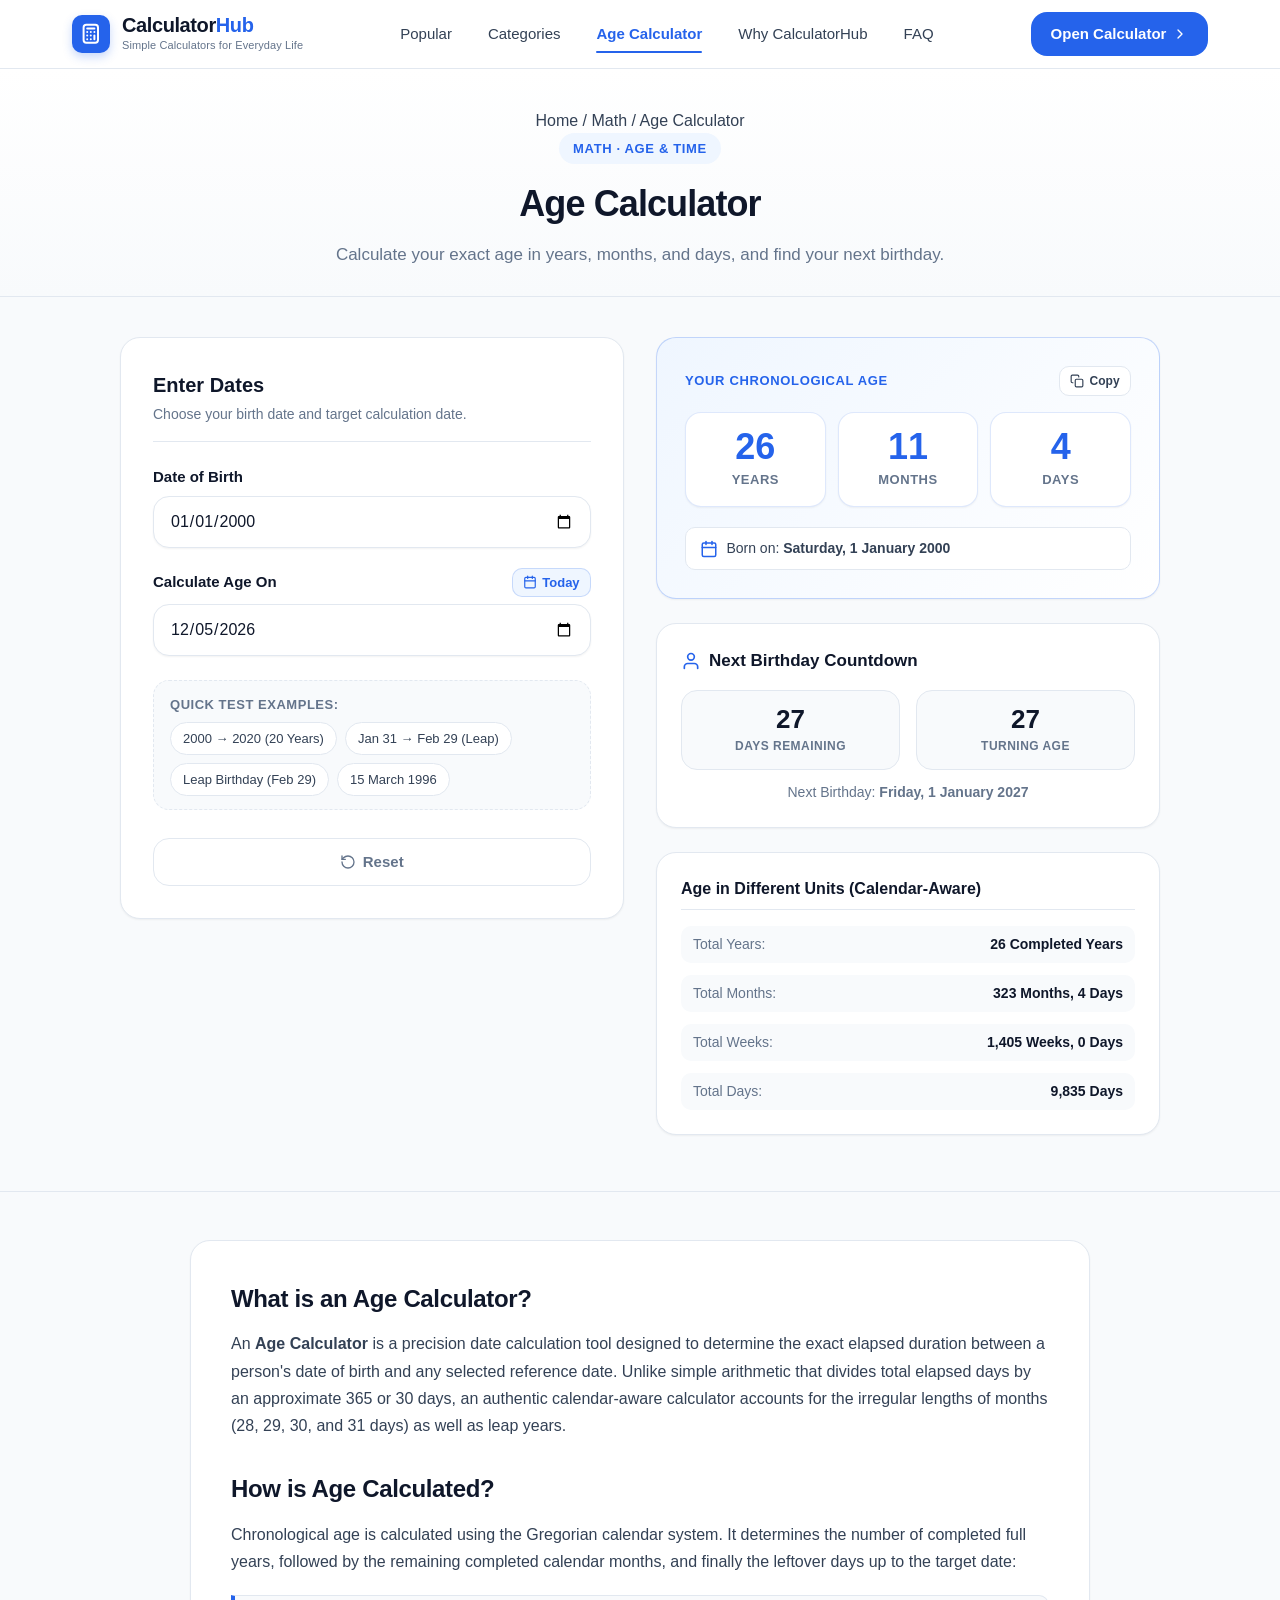
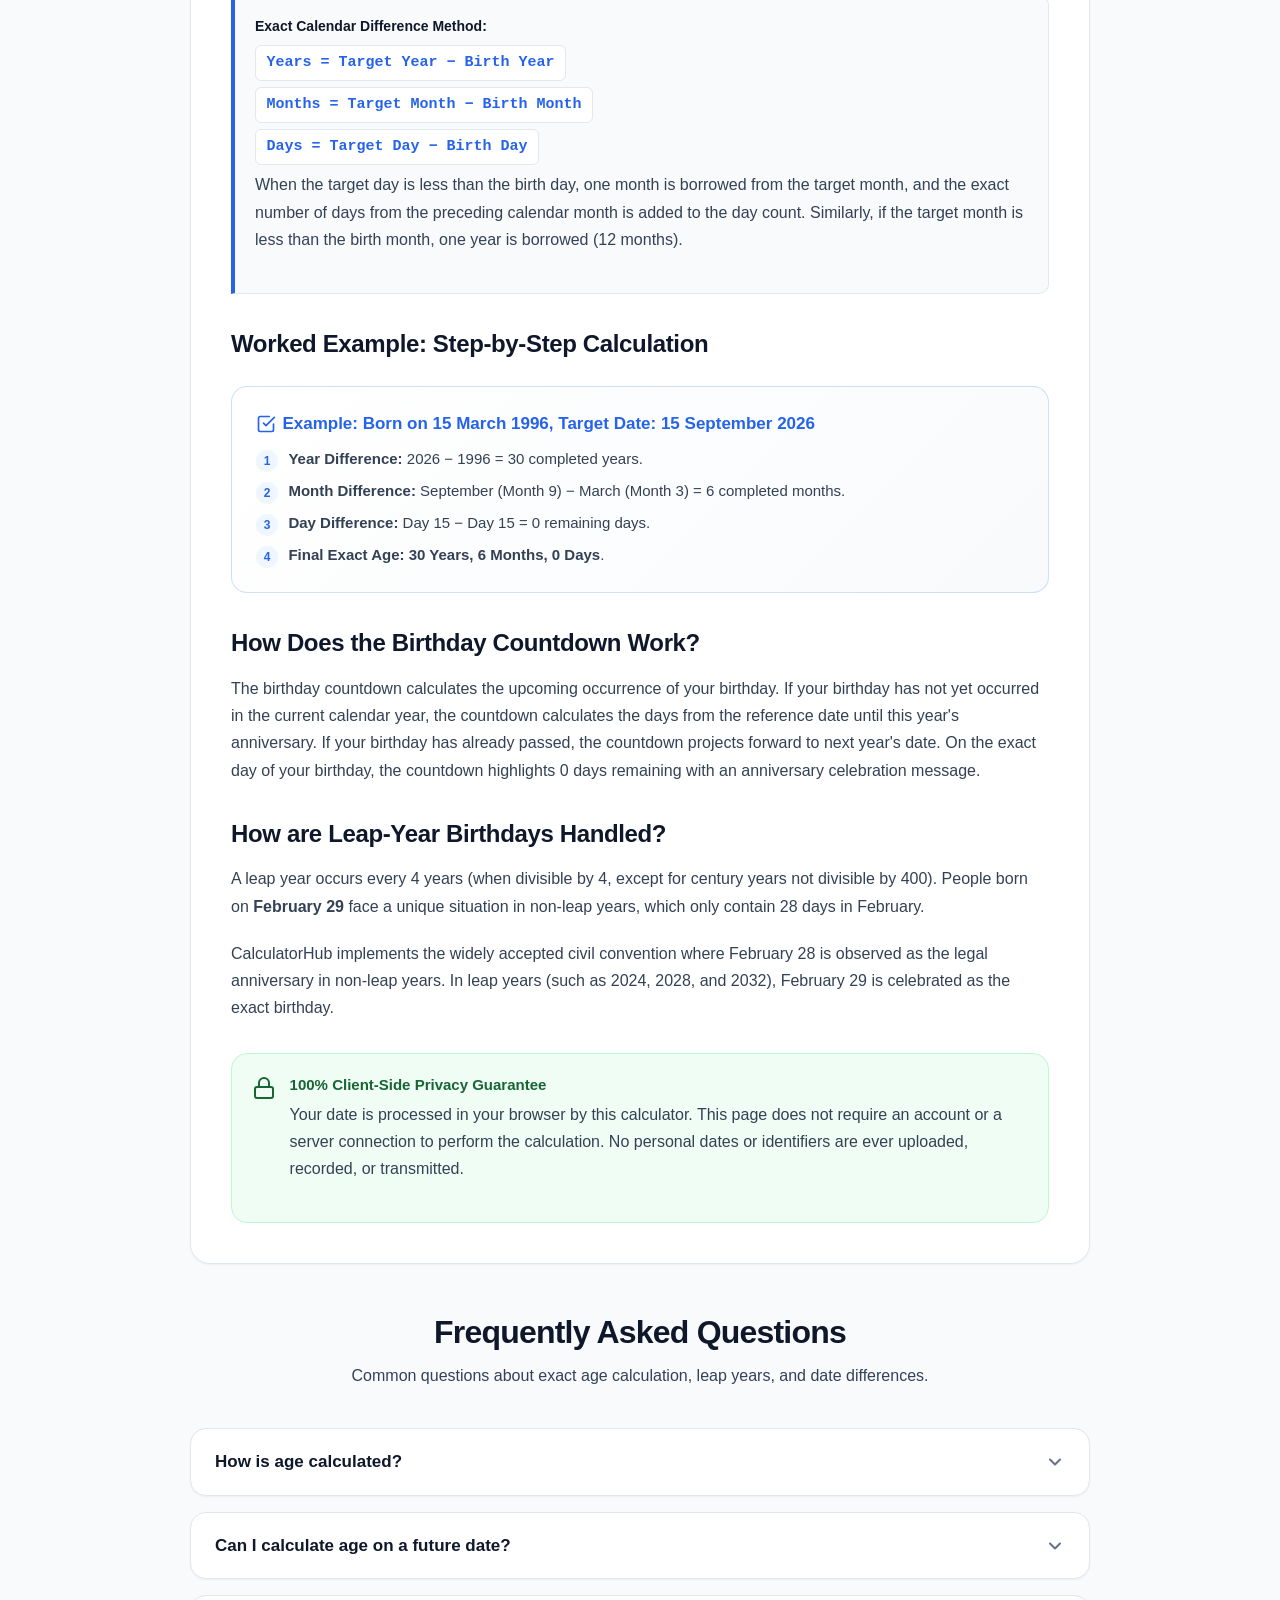
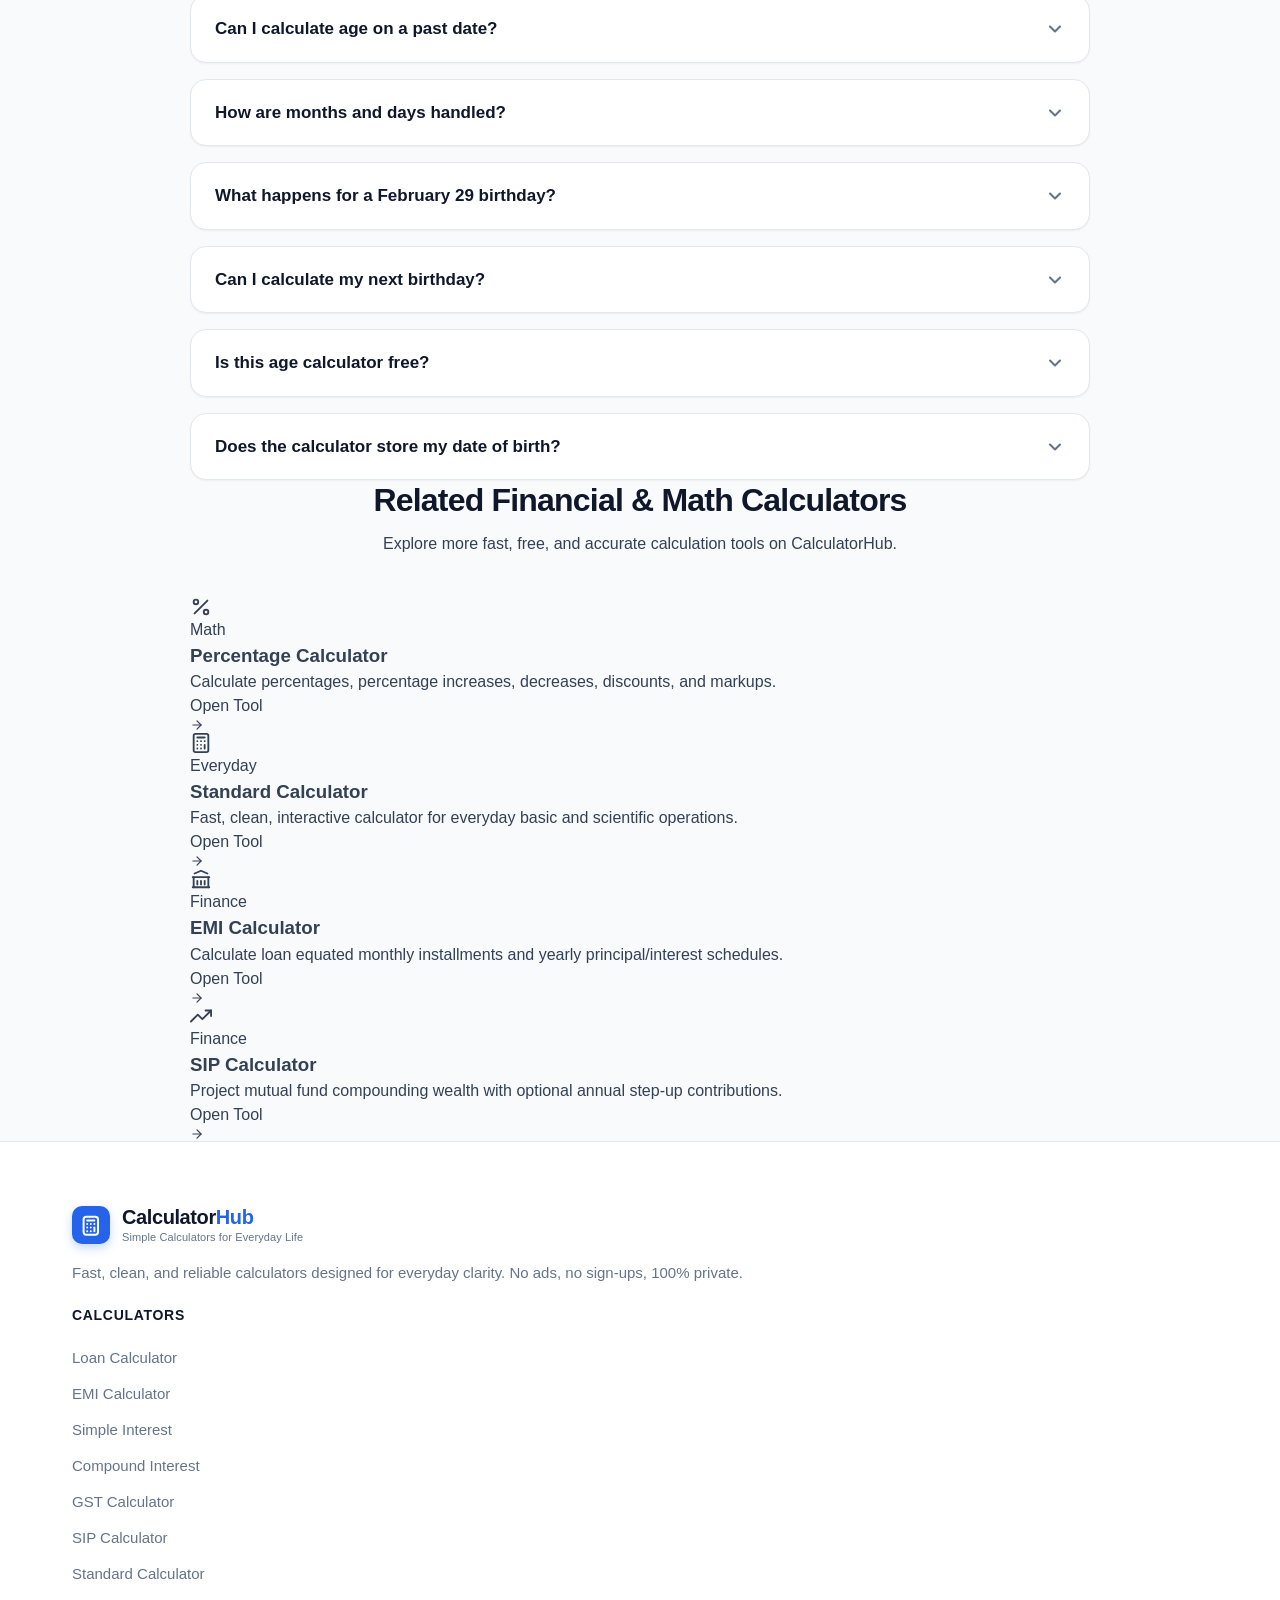
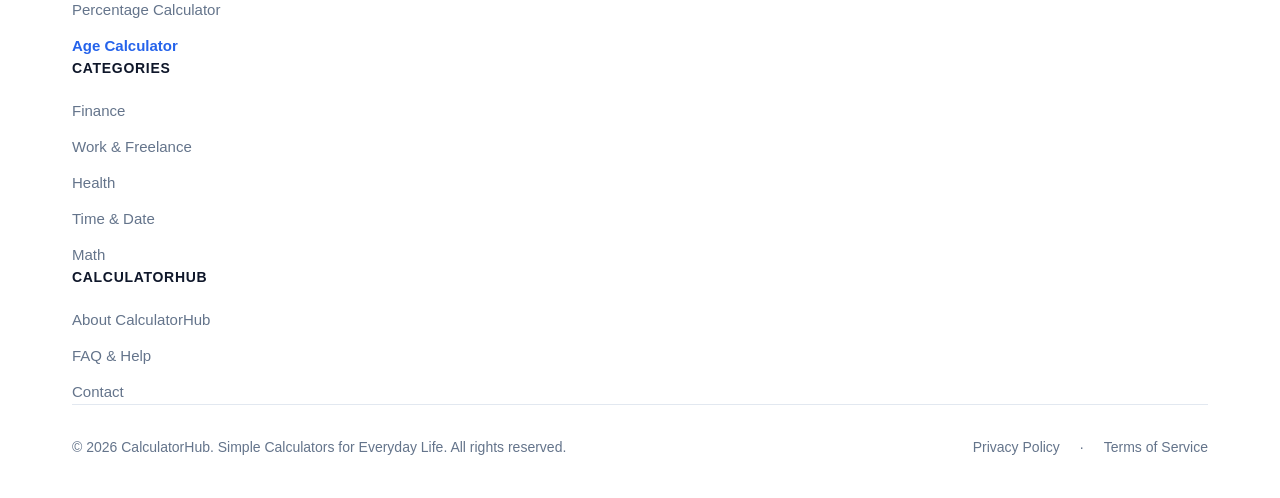
<file: calculators/age/index.html>
<!DOCTYPE html>
<html lang="en">
<head>
  <meta charset="UTF-8">
  <meta name="viewport" content="width=device-width, initial-scale=1.0">
  <meta name="description" content="Calculate your exact age in years, months and days and find your next birthday with CalculatorHub's free age calculator.">
  <link rel="canonical" href="https://calcuface.co.in/calculators/age/">
  <meta property="og:title" content="Age Calculator – Calculate Exact Age &amp; Birthday | CalculatorHub">
  <meta property="og:description" content="Calculate your exact age in years, months and days and find your next birthday with CalculatorHub's free age calculator.">
  <meta property="og:url" content="https://calcuface.co.in/calculators/age/">
  <meta property="og:type" content="website">
  <meta property="og:site_name" content="CalculatorHub">
  <title>Age Calculator – Calculate Exact Age &amp; Birthday | CalculatorHub</title>
  <script type="application/ld+json">
  {
    "@context": "https://schema.org",
    "@graph": [
      {
        "@type": "WebPage",
        "name": "Age Calculator – Calculate Exact Age & Birthday",
        "url": "https://calcuface.co.in/calculators/age/",
        "description": "Calculate your exact age in years, months and days and find your next birthday with CalculatorHub's free age calculator.",
        "breadcrumb": {
          "@type": "BreadcrumbList",
          "itemListElement": [
            {
              "@type": "ListItem",
              "position": 1,
              "name": "Home",
              "item": "https://calcuface.co.in/"
            },
            {
              "@type": "ListItem",
              "position": 2,
              "name": "Math",
              "item": "https://calcuface.co.in/#categories"
            },
            {
              "@type": "ListItem",
              "position": 3,
              "name": "Age Calculator",
              "item": "https://calcuface.co.in/calculators/age/"
            }
          ]
        }
      },
      {
        "@type": "FAQPage",
        "mainEntity": [
          {
            "@type": "Question",
            "name": "How is age calculated?",
            "acceptedAnswer": {
              "@type": "Answer",
              "text": "Age is calculated by measuring the exact calendar difference between your date of birth and the chosen target date, broken down into completed years, months, and days based on varying month lengths."
            }
          },
          {
            "@type": "Question",
            "name": "Can I calculate age on a future date?",
            "acceptedAnswer": {
              "@type": "Answer",
              "text": "Yes. You can choose any future calculation date to determine how old you or a project will be at that future milestone."
            }
          },
          {
            "@type": "Question",
            "name": "Can I calculate age on a past date?",
            "acceptedAnswer": {
              "@type": "Answer",
              "text": "Yes. You can select any historical date occurring on or after the date of birth to find your exact chronological age on that specific past day."
            }
          },
          {
            "@type": "Question",
            "name": "How are months and days handled?",
            "acceptedAnswer": {
              "@type": "Answer",
              "text": "Our engine accounts for the varying number of days in each calendar month (28, 29, 30, or 31 days) rather than using a fixed 30-day approximation."
            }
          },
          {
            "@type": "Question",
            "name": "What happens for a February 29 birthday?",
            "acceptedAnswer": {
              "@type": "Answer",
              "text": "For individuals born on February 29 (leap day), birthdays in non-leap years are observed on February 28 following standard civil convention."
            }
          },
          {
            "@type": "Question",
            "name": "Can I calculate my next birthday?",
            "acceptedAnswer": {
              "@type": "Answer",
              "text": "Yes. The calculator automatically calculates the day of the week, the exact date, and the countdown of days remaining until your next birthday."
            }
          },
          {
            "@type": "Question",
            "name": "Is this age calculator free?",
            "acceptedAnswer": {
              "@type": "Answer",
              "text": "Yes, 100% free with unlimited calculations. No sign-up, registration, or subscription is ever required."
            }
          },
          {
            "@type": "Question",
            "name": "Does the calculator store my date of birth?",
            "acceptedAnswer": {
              "@type": "Answer",
              "text": "No. Your date is processed entirely in your web browser. This page does not require an account or a server connection to perform the calculation."
            }
          }
        ]
      }
    ]
  }
  </script>
  <link rel="stylesheet" href="../../css/styles.css">
  <link rel="stylesheet" href="../../css/age.css">
</head>
<body>

  <!-- =========================================================================
       Site Header (Matches CalculatorHub Master Header)
       ========================================================================= -->
  <header class="site-header">
    <div class="container nav-container">
      <!-- Brand Logo -->
      <a href="/" class="brand-logo" aria-label="CalculatorHub Homepage">
        <div class="brand-icon-wrapper" aria-hidden="true">
          <svg width="22" height="22" viewBox="0 0 24 24" fill="none" stroke="currentColor" stroke-width="2.2" stroke-linecap="round" stroke-linejoin="round">
            <rect x="4" y="2" width="16" height="20" rx="3"></rect>
            <line x1="8" y1="6" x2="16" y2="6"></line>
            <line x1="16" y1="14" x2="16" y2="18"></line>
            <path d="M8 10h.01M12 10h.01M16 10h.01M8 14h.01M12 14h.01M8 18h.01M12 18h.01"></path>
          </svg>
        </div>
        <div class="brand-text-wrapper">
          <span class="brand-name">Calculator<span>Hub</span></span>
          <span class="brand-tagline-sub">Simple Calculators for Everyday Life</span>
        </div>
      </a>

      <!-- Desktop Navigation -->
      <nav class="nav-menu" aria-label="Primary Navigation">
        <a href="/#popular" class="nav-link">Popular</a>
        <a href="/#categories" class="nav-link">Categories</a>
        <a href="#age-calc-card" class="nav-link active">Age Calculator</a>
        <a href="/#why-us" class="nav-link">Why CalculatorHub</a>
        <a href="#faq" class="nav-link">FAQ</a>
      </nav>

      <!-- Desktop Header Actions -->
      <div class="nav-actions">
        <a href="../../calculator.html" class="search-submit-btn">
          <span>Open Calculator</span>
          <svg width="16" height="16" viewBox="0 0 24 24" fill="none" stroke="currentColor" stroke-width="2" stroke-linecap="round" stroke-linejoin="round">
            <polyline points="9 18 15 12 9 6"></polyline>
          </svg>
        </a>
      </div>

      <!-- Mobile Hamburger Toggle -->
      <button type="button" class="mobile-menu-btn" id="mobile-menu-toggle" aria-label="Toggle mobile menu" aria-expanded="false" aria-controls="mobile-nav-drawer">
        <svg class="hamburger-icon" width="22" height="22" viewBox="0 0 24 24" fill="none" stroke="currentColor" stroke-width="2" stroke-linecap="round" stroke-linejoin="round">
          <line x1="3" y1="12" x2="21" y2="12"></line>
          <line x1="3" y1="6" x2="21" y2="6"></line>
          <line x1="3" y1="18" x2="21" y2="18"></line>
        </svg>
      </button>
    </div>

    <!-- Mobile Navigation Drawer -->
    <nav class="mobile-nav" id="mobile-nav-drawer" aria-label="Mobile Navigation" hidden>
      <ul class="mobile-nav-list">
        <li><a href="../../calculator.html" class="mobile-nav-link" style="color: var(--primary); font-weight: 600;">⚡ Open Interactive Calculator</a></li>
        <li><a href="/#popular" class="mobile-nav-link">Popular Calculators</a></li>
        <li><a href="/#categories" class="mobile-nav-link">Browse Categories</a></li>
        <li><a href="#age-calc-card" class="mobile-nav-link active">Featured: Age Calculator</a></li>
        <li><a href="/#why-us" class="mobile-nav-link">Why CalculatorHub</a></li>
        <li><a href="#faq" class="mobile-nav-link">Frequently Asked Questions</a></li>
      </ul>
    </nav>
  </header>

  <main>
    <!-- =========================================================================
         Hero & Breadcrumbs
         ========================================================================= -->
    <section class="age-hero">
      <div class="container">
        <!-- Breadcrumb Navigation -->
        <nav class="breadcrumb-nav" aria-label="Breadcrumb">
          <a href="/" class="breadcrumb-link">Home</a>
          <span class="breadcrumb-separator">/</span>
          <a href="/#categories" class="breadcrumb-link">Math</a>
          <span class="breadcrumb-separator">/</span>
          <span class="breadcrumb-current" aria-current="page">Age Calculator</span>
        </nav>

        <div class="age-badge">Math · Age &amp; Time</div>
        <h1 class="age-page-title">Age Calculator</h1>
        <p class="age-page-subtitle">
          Calculate your exact age in years, months, and days, and find your next birthday.
        </p>
      </div>
    </section>

    <!-- =========================================================================
         Primary Interactive Age Calculator Section
         ========================================================================= -->
    <section class="age-calculator-section" id="age-calc-card">
      <div class="container">
        <div class="age-calc-grid">

          <!-- Left Column: Input Form Card -->
          <div class="age-card">
            <div class="age-card-header">
              <h2 class="age-card-title">Enter Dates</h2>
              <p class="age-card-subtitle">Choose your birth date and target calculation date.</p>
            </div>

            <form class="age-form" onsubmit="return false;" novalidate>
              <!-- Input: Date of Birth -->
              <div class="age-input-group">
                <div class="age-label-row">
                  <label for="age-input-dob" class="age-label">Date of Birth</label>
                </div>
                <div class="age-input-wrapper">
                  <input type="date" id="age-input-dob" class="age-input-date" value="2000-01-01" aria-label="Date of Birth" required>
                </div>
              </div>

              <!-- Input: Calculate Age On (Target Date) -->
              <div class="age-input-group">
                <div class="age-label-row">
                  <label for="age-input-target" class="age-label">Calculate Age On</label>
                  <button type="button" class="btn-inline-today" id="btn-target-today" title="Set to Today's date">
                    <svg width="14" height="14" viewBox="0 0 24 24" fill="none" stroke="currentColor" stroke-width="2" stroke-linecap="round" stroke-linejoin="round">
                      <rect x="3" y="4" width="18" height="18" rx="2" ry="2"></rect>
                      <line x1="16" y1="2" x2="16" y2="6"></line>
                      <line x1="8" y1="2" x2="8" y2="6"></line>
                      <line x1="3" y1="10" x2="21" y2="10"></line>
                    </svg>
                    <span>Today</span>
                  </button>
                </div>
                <div class="age-input-wrapper">
                  <input type="date" id="age-input-target" class="age-input-date" aria-label="Target calculation date" required>
                </div>
              </div>

              <!-- Error Alert Box -->
              <div class="age-error-alert" id="age-error-alert" style="display: none;" role="alert">
                <svg width="18" height="18" viewBox="0 0 24 24" fill="none" stroke="currentColor" stroke-width="2" stroke-linecap="round" stroke-linejoin="round">
                  <circle cx="12" cy="12" r="10"></circle>
                  <line x1="12" y1="8" x2="12" y2="12"></line>
                  <line x1="12" y1="16" x2="12.01" y2="16"></line>
                </svg>
                <span id="age-error-message">Invalid date selection.</span>
              </div>

              <!-- Quick Examples Box -->
              <div class="age-examples-box">
                <span class="age-examples-title">Quick Test Examples:</span>
                <div class="age-chips-row">
                  <button type="button" class="age-example-btn" data-dob="2000-01-01" data-target="2020-01-01" title="Test 20-year milestone">
                    2000 → 2020 (20 Years)
                  </button>
                  <button type="button" class="age-example-btn" data-dob="2000-01-31" data-target="2020-02-29" title="Test calendar leap calculation">
                    Jan 31 → Feb 29 (Leap)
                  </button>
                  <button type="button" class="age-example-btn" data-dob="2000-02-29" data-target="2021-02-28" title="Test leap day anniversary">
                    Leap Birthday (Feb 29)
                  </button>
                  <button type="button" class="age-example-btn" data-dob="1996-03-15" title="Sample 1996 birthdate">
                    15 March 1996
                  </button>
                </div>
              </div>

              <!-- Action Buttons -->
              <div class="age-actions-row">
                <button type="button" class="btn-age-secondary" id="btn-age-reset">
                  <svg width="16" height="16" viewBox="0 0 24 24" fill="none" stroke="currentColor" stroke-width="2" stroke-linecap="round" stroke-linejoin="round">
                    <path d="M3 12a9 9 0 1 0 9-9 9.75 9.75 0 0 0-6.74 2.74L3 8"></path>
                    <path d="M3 3v5h5"></path>
                  </svg>
                  <span>Reset</span>
                </button>
              </div>
            </form>
          </div>

          <!-- Right Column: Results Stack -->
          <div class="age-results-stack" id="age-result-card">

            <!-- 1. Primary Age Hero Card -->
            <div class="age-result-hero-box">
              <div class="age-result-badge-row">
                <span class="age-res-label">Your Chronological Age</span>
                <button type="button" class="btn-copy-sm" id="btn-age-copy" title="Copy age summary to clipboard">
                  <svg width="14" height="14" viewBox="0 0 24 24" fill="none" stroke="currentColor" stroke-width="2" stroke-linecap="round" stroke-linejoin="round">
                    <rect x="9" y="9" width="13" height="13" rx="2" ry="2"></rect>
                    <path d="M5 15H4a2 2 0 0 1-2-2V4a2 2 0 0 1 2-2h9a2 2 0 0 1 2 2v1"></path>
                  </svg>
                  <span>Copy</span>
                </button>
              </div>

              <!-- 3 Unit Blocks -->
              <div class="age-numbers-display">
                <div class="age-unit-block">
                  <div class="age-unit-val" id="age-res-years">26</div>
                  <div class="age-unit-lbl">Years</div>
                </div>
                <div class="age-unit-block">
                  <div class="age-unit-val" id="age-res-months">8</div>
                  <div class="age-unit-lbl">Months</div>
                </div>
                <div class="age-unit-block">
                  <div class="age-unit-val" id="age-res-days">12</div>
                  <div class="age-unit-lbl">Days</div>
                </div>
              </div>

              <!-- Born On Banner -->
              <div class="age-born-on-banner">
                <svg width="18" height="18" viewBox="0 0 24 24" fill="none" stroke="currentColor" stroke-width="2" stroke-linecap="round" stroke-linejoin="round" aria-hidden="true">
                  <rect x="3" y="4" width="18" height="18" rx="2" ry="2"></rect>
                  <line x1="16" y1="2" x2="16" y2="6"></line>
                  <line x1="8" y1="2" x2="8" y2="6"></line>
                  <line x1="3" y1="10" x2="21" y2="10"></line>
                </svg>
                <span>Born on: <strong id="age-res-born-on">Saturday, 1 January 2000</strong></span>
              </div>

              <!-- Leap Year Convention Note (Conditional) -->
              <div class="age-leap-note" id="age-leap-note" style="display: none;">
                For February 29 leap-day birthdays, February 28 is observed as the birthday in non-leap years.
              </div>
            </div>

            <!-- 2. Next Birthday Card -->
            <div class="age-next-bday-card" id="age-next-bday-card">
              <div class="bday-header">
                <svg width="20" height="20" viewBox="0 0 24 24" fill="none" stroke="var(--primary)" stroke-width="2" stroke-linecap="round" stroke-linejoin="round" aria-hidden="true">
                  <path d="M20 21v-2a4 4 0 0 0-4-4H8a4 4 0 0 0-4 4v2"></path>
                  <circle cx="12" cy="7" r="4"></circle>
                </svg>
                <h3 class="bday-header-title">Next Birthday Countdown</h3>
              </div>

              <!-- Today is Birthday Celebratory Banner -->
              <div class="bday-greeting-banner" id="bday-greeting-banner">
                <span>Happy Birthday! 🎉</span>
              </div>

              <!-- Standard Countdown Grid -->
              <div id="bday-standard-info">
                <div class="bday-countdown-grid">
                  <div class="bday-metric-box">
                    <div class="bday-metric-val" id="bday-days-remaining">110</div>
                    <div class="bday-metric-lbl">Days Remaining</div>
                  </div>
                  <div class="bday-metric-box">
                    <div class="bday-metric-val" id="bday-turning-age">27</div>
                    <div class="bday-metric-lbl">Turning Age</div>
                  </div>
                </div>
                <div class="bday-date-text">
                  Next Birthday: <strong id="bday-next-date">Friday, 1 January 2027</strong>
                </div>
              </div>
            </div>

            <!-- 3. Supplementary Units Card -->
            <div class="age-supp-card">
              <h3 class="supp-card-title">Age in Different Units (Calendar-Aware)</h3>
              <div class="supp-list">
                <div class="supp-row">
                  <span class="supp-row-label">Total Years:</span>
                  <span class="supp-row-val" id="supp-total-years">26 Completed Years</span>
                </div>
                <div class="supp-row">
                  <span class="supp-row-label">Total Months:</span>
                  <span class="supp-row-val" id="supp-total-months">320 Months, 12 Days</span>
                </div>
                <div class="supp-row">
                  <span class="supp-row-label">Total Weeks:</span>
                  <span class="supp-row-val" id="supp-total-weeks">1,393 Weeks, 1 Day</span>
                </div>
                <div class="supp-row">
                  <span class="supp-row-label">Total Days:</span>
                  <span class="supp-row-val" id="supp-total-days">9,752 Days</span>
                </div>
              </div>
            </div>

          </div>
        </div>
      </div>
    </section>

    <!-- =========================================================================
         Educational & Worked Example Section
         ========================================================================= -->
    <section class="age-content-section">
      <div class="container">
        <article class="age-article-card age-prose">

          <h2>What is an Age Calculator?</h2>
          <p>
            An <strong>Age Calculator</strong> is a precision date calculation tool designed to determine the exact elapsed duration between a person's date of birth and any selected reference date. Unlike simple arithmetic that divides total elapsed days by an approximate 365 or 30 days, an authentic calendar-aware calculator accounts for the irregular lengths of months (28, 29, 30, and 31 days) as well as leap years.
          </p>

          <h2>How is Age Calculated?</h2>
          <p>
            Chronological age is calculated using the Gregorian calendar system. It determines the number of completed full years, followed by the remaining completed calendar months, and finally the leftover days up to the target date:
          </p>

          <div class="age-formula-box">
            <div class="age-formula-title">Exact Calendar Difference Method:</div>
            <div class="age-formula-code">Years = Target Year − Birth Year</div><br>
            <div class="age-formula-code">Months = Target Month − Birth Month</div><br>
            <div class="age-formula-code">Days = Target Day − Birth Day</div>
            <p class="age-formula-desc">
              When the target day is less than the birth day, one month is borrowed from the target month, and the exact number of days from the preceding calendar month is added to the day count. Similarly, if the target month is less than the birth month, one year is borrowed (12 months).
            </p>
          </div>

          <!-- Worked Example -->
          <h2>Worked Example: Step-by-Step Calculation</h2>
          <div class="age-example-card">
            <div class="age-example-title">
              <svg width="20" height="20" viewBox="0 0 24 24" fill="none" stroke="currentColor" stroke-width="2" stroke-linecap="round" stroke-linejoin="round">
                <polyline points="9 11 12 14 22 4"></polyline>
                <path d="M21 12v7a2 2 0 0 1-2 2H5a2 2 0 0 1-2-2V5a2 2 0 0 1 2-2h11"></path>
              </svg>
              <span>Example: Born on 15 March 1996, Target Date: 15 September 2026</span>
            </div>
            <ul class="age-example-steps">
              <li class="age-example-step">
                <span class="age-step-num">1</span>
                <span><strong>Year Difference:</strong> 2026 − 1996 = 30 completed years.</span>
              </li>
              <li class="age-example-step">
                <span class="age-step-num">2</span>
                <span><strong>Month Difference:</strong> September (Month 9) − March (Month 3) = 6 completed months.</span>
              </li>
              <li class="age-example-step">
                <span class="age-step-num">3</span>
                <span><strong>Day Difference:</strong> Day 15 − Day 15 = 0 remaining days.</span>
              </li>
              <li class="age-example-step">
                <span class="age-step-num">4</span>
                <span><strong>Final Exact Age:</strong> <strong>30 Years, 6 Months, 0 Days</strong>.</span>
              </li>
            </ul>
          </div>

          <h2>How Does the Birthday Countdown Work?</h2>
          <p>
            The birthday countdown calculates the upcoming occurrence of your birthday. If your birthday has not yet occurred in the current calendar year, the countdown calculates the days from the reference date until this year's anniversary. If your birthday has already passed, the countdown projects forward to next year's date. On the exact day of your birthday, the countdown highlights 0 days remaining with an anniversary celebration message.
          </p>

          <h2>How are Leap-Year Birthdays Handled?</h2>
          <p>
            A leap year occurs every 4 years (when divisible by 4, except for century years not divisible by 400). People born on <strong>February 29</strong> face a unique situation in non-leap years, which only contain 28 days in February.
          </p>
          <p>
            CalculatorHub implements the widely accepted civil convention where February 28 is observed as the legal anniversary in non-leap years. In leap years (such as 2024, 2028, and 2032), February 29 is celebrated as the exact birthday.
          </p>

          <!-- Privacy Guarantee Callout -->
          <div class="age-privacy-callout">
            <svg width="24" height="24" viewBox="0 0 24 24" fill="none" stroke="currentColor" stroke-width="2" stroke-linecap="round" stroke-linejoin="round">
              <rect x="3" y="11" width="18" height="11" rx="2" ry="2"></rect>
              <path d="M7 11V7a5 5 0 0 1 10 0v4"></path>
            </svg>
            <div>
              <div class="age-privacy-title">100% Client-Side Privacy Guarantee</div>
              <p class="age-privacy-desc">
                Your date is processed in your browser by this calculator. This page does not require an account or a server connection to perform the calculation. No personal dates or identifiers are ever uploaded, recorded, or transmitted.
              </p>
            </div>
          </div>

        </article>
      </div>
    </section>

    <!-- =========================================================================
         Frequently Asked Questions (Accordion)
         ========================================================================= -->
    <section class="faq-section" id="faq">
      <div class="container">
        <div class="section-header text-center">
          <h2 class="section-title">Frequently Asked Questions</h2>
          <p class="section-subtitle">
            Common questions about exact age calculation, leap years, and date differences.
          </p>
        </div>

        <div class="article-card" style="max-width: 900px; margin: 0 auto;">
          <div class="faq-list">

            <!-- FAQ 1 -->
            <div class="faq-item">
              <button type="button" class="faq-trigger" aria-expanded="false">
                <span>How is age calculated?</span>
                <svg class="faq-chevron" width="18" height="18" viewBox="0 0 24 24" fill="none" stroke="currentColor" stroke-width="2.5" stroke-linecap="round" stroke-linejoin="round">
                  <polyline points="6 9 12 15 18 9"></polyline>
                </svg>
              </button>
              <div class="faq-content">
                <div class="faq-body">
                  Age is calculated by measuring the exact calendar difference between your date of birth and the chosen target date, broken down into completed years, months, and days based on varying month lengths.
                </div>
              </div>
            </div>

            <!-- FAQ 2 -->
            <div class="faq-item">
              <button type="button" class="faq-trigger" aria-expanded="false">
                <span>Can I calculate age on a future date?</span>
                <svg class="faq-chevron" width="18" height="18" viewBox="0 0 24 24" fill="none" stroke="currentColor" stroke-width="2.5" stroke-linecap="round" stroke-linejoin="round">
                  <polyline points="6 9 12 15 18 9"></polyline>
                </svg>
              </button>
              <div class="faq-content">
                <div class="faq-body">
                  Yes. You can choose any future calculation date to determine how old you or a project will be at that future milestone.
                </div>
              </div>
            </div>

            <!-- FAQ 3 -->
            <div class="faq-item">
              <button type="button" class="faq-trigger" aria-expanded="false">
                <span>Can I calculate age on a past date?</span>
                <svg class="faq-chevron" width="18" height="18" viewBox="0 0 24 24" fill="none" stroke="currentColor" stroke-width="2.5" stroke-linecap="round" stroke-linejoin="round">
                  <polyline points="6 9 12 15 18 9"></polyline>
                </svg>
              </button>
              <div class="faq-content">
                <div class="faq-body">
                  Yes. You can select any historical date occurring on or after the date of birth to find your exact chronological age on that specific past day.
                </div>
              </div>
            </div>

            <!-- FAQ 4 -->
            <div class="faq-item">
              <button type="button" class="faq-trigger" aria-expanded="false">
                <span>How are months and days handled?</span>
                <svg class="faq-chevron" width="18" height="18" viewBox="0 0 24 24" fill="none" stroke="currentColor" stroke-width="2.5" stroke-linecap="round" stroke-linejoin="round">
                  <polyline points="6 9 12 15 18 9"></polyline>
                </svg>
              </button>
              <div class="faq-content">
                <div class="faq-body">
                  Our engine accounts for the varying number of days in each calendar month (28, 29, 30, or 31 days) rather than using a fixed 30-day approximation.
                </div>
              </div>
            </div>

            <!-- FAQ 5 -->
            <div class="faq-item">
              <button type="button" class="faq-trigger" aria-expanded="false">
                <span>What happens for a February 29 birthday?</span>
                <svg class="faq-chevron" width="18" height="18" viewBox="0 0 24 24" fill="none" stroke="currentColor" stroke-width="2.5" stroke-linecap="round" stroke-linejoin="round">
                  <polyline points="6 9 12 15 18 9"></polyline>
                </svg>
              </button>
              <div class="faq-content">
                <div class="faq-body">
                  For individuals born on February 29 (leap day), birthdays in non-leap years are observed on February 28 following standard civil convention.
                </div>
              </div>
            </div>

            <!-- FAQ 6 -->
            <div class="faq-item">
              <button type="button" class="faq-trigger" aria-expanded="false">
                <span>Can I calculate my next birthday?</span>
                <svg class="faq-chevron" width="18" height="18" viewBox="0 0 24 24" fill="none" stroke="currentColor" stroke-width="2.5" stroke-linecap="round" stroke-linejoin="round">
                  <polyline points="6 9 12 15 18 9"></polyline>
                </svg>
              </button>
              <div class="faq-content">
                <div class="faq-body">
                  Yes. The calculator automatically calculates the day of the week, the exact date, and the countdown of days remaining until your next birthday.
                </div>
              </div>
            </div>

            <!-- FAQ 7 -->
            <div class="faq-item">
              <button type="button" class="faq-trigger" aria-expanded="false">
                <span>Is this age calculator free?</span>
                <svg class="faq-chevron" width="18" height="18" viewBox="0 0 24 24" fill="none" stroke="currentColor" stroke-width="2.5" stroke-linecap="round" stroke-linejoin="round">
                  <polyline points="6 9 12 15 18 9"></polyline>
                </svg>
              </button>
              <div class="faq-content">
                <div class="faq-body">
                  Yes, 100% free with unlimited calculations. No sign-up, registration, or subscription is ever required.
                </div>
              </div>
            </div>

            <!-- FAQ 8 -->
            <div class="faq-item">
              <button type="button" class="faq-trigger" aria-expanded="false">
                <span>Does the calculator store my date of birth?</span>
                <svg class="faq-chevron" width="18" height="18" viewBox="0 0 24 24" fill="none" stroke="currentColor" stroke-width="2.5" stroke-linecap="round" stroke-linejoin="round">
                  <polyline points="6 9 12 15 18 9"></polyline>
                </svg>
              </button>
              <div class="faq-content">
                <div class="faq-body">
                  No. Your date is processed in your browser by this calculator. This page does not require an account or a server connection to perform the calculation.
                </div>
              </div>
            </div>

          </div>
        </div>
      </div>
    </section>

    <!-- =========================================================================
         Related Calculators Section
         ========================================================================= -->
    <section class="related-section">
      <div class="container">
        <div class="section-header text-center">
          <h2 class="section-title">Related Financial &amp; Math Calculators</h2>
          <p class="section-subtitle">Explore more fast, free, and accurate calculation tools on CalculatorHub.</p>
        </div>

        <div class="related-grid" style="max-width: 900px; margin: 0 auto;">
          <!-- 1. Percentage Calculator -->
          <a href="/calculators/percentage/" class="related-card">
            <div class="related-header">
              <div class="related-icon" aria-hidden="true">
                <svg width="22" height="22" viewBox="0 0 24 24" fill="none" stroke="currentColor" stroke-width="2" stroke-linecap="round" stroke-linejoin="round">
                  <line x1="19" y1="5" x2="5" y2="19"></line>
                  <circle cx="6.5" cy="6.5" r="2.5"></circle>
                  <circle cx="17.5" cy="17.5" r="2.5"></circle>
                </svg>
              </div>
              <span class="related-tag">Math</span>
            </div>
            <h3 class="related-title">Percentage Calculator</h3>
            <p class="related-desc">
              Calculate percentages, percentage increases, decreases, discounts, and markups.
            </p>
            <span class="related-action">
              Open Tool
              <svg width="14" height="14" viewBox="0 0 24 24" fill="none" stroke="currentColor" stroke-width="2" stroke-linecap="round" stroke-linejoin="round">
                <line x1="5" y1="12" x2="19" y2="12"></line>
                <polyline points="12 5 19 12 12 19"></polyline>
              </svg>
            </span>
          </a>

          <!-- 2. Standard Calculator -->
          <a href="../../calculator.html" class="related-card">
            <div class="related-header">
              <div class="related-icon" aria-hidden="true">
                <svg width="22" height="22" viewBox="0 0 24 24" fill="none" stroke="currentColor" stroke-width="2" stroke-linecap="round" stroke-linejoin="round">
                  <rect x="4" y="2" width="16" height="20" rx="2"></rect>
                  <line x1="8" y1="6" x2="16" y2="6"></line>
                  <line x1="16" y1="14" x2="16" y2="18"></line>
                  <path d="M8 10h.01M12 10h.01M16 10h.01M8 14h.01M12 14h.01M8 18h.01M12 18h.01"></path>
                </svg>
              </div>
              <span class="related-tag">Everyday</span>
            </div>
            <h3 class="related-title">Standard Calculator</h3>
            <p class="related-desc">
              Fast, clean, interactive calculator for everyday basic and scientific operations.
            </p>
            <span class="related-action">
              Open Tool
              <svg width="14" height="14" viewBox="0 0 24 24" fill="none" stroke="currentColor" stroke-width="2" stroke-linecap="round" stroke-linejoin="round">
                <line x1="5" y1="12" x2="19" y2="12"></line>
                <polyline points="12 5 19 12 12 19"></polyline>
              </svg>
            </span>
          </a>

          <!-- 3. EMI Calculator -->
          <a href="/calculators/emi/" class="related-card">
            <div class="related-header">
              <div class="related-icon" aria-hidden="true">
                <svg width="22" height="22" viewBox="0 0 24 24" fill="none" stroke="currentColor" stroke-width="2" stroke-linecap="round" stroke-linejoin="round">
                  <path d="M3 21h18"></path>
                  <path d="M3 10h18"></path>
                  <path d="M5 6l7-3 7 3"></path>
                  <path d="M4 10v11"></path>
                  <path d="M20 10v11"></path>
                  <path d="M8 14v4"></path>
                  <path d="M12 14v4"></path>
                  <path d="M16 14v4"></path>
                </svg>
              </div>
              <span class="related-tag">Finance</span>
            </div>
            <h3 class="related-title">EMI Calculator</h3>
            <p class="related-desc">
              Calculate loan equated monthly installments and yearly principal/interest schedules.
            </p>
            <span class="related-action">
              Open Tool
              <svg width="14" height="14" viewBox="0 0 24 24" fill="none" stroke="currentColor" stroke-width="2" stroke-linecap="round" stroke-linejoin="round">
                <line x1="5" y1="12" x2="19" y2="12"></line>
                <polyline points="12 5 19 12 12 19"></polyline>
              </svg>
            </span>
          </a>

          <!-- 4. SIP Calculator -->
          <a href="/calculators/sip/" class="related-card">
            <div class="related-header">
              <div class="related-icon" aria-hidden="true">
                <svg width="22" height="22" viewBox="0 0 24 24" fill="none" stroke="currentColor" stroke-width="2" stroke-linecap="round" stroke-linejoin="round">
                  <polyline points="23 6 13.5 15.5 8.5 10.5 1 18"></polyline>
                  <polyline points="17 6 23 6 23 12"></polyline>
                </svg>
              </div>
              <span class="related-tag">Finance</span>
            </div>
            <h3 class="related-title">SIP Calculator</h3>
            <p class="related-desc">
              Project mutual fund compounding wealth with optional annual step-up contributions.
            </p>
            <span class="related-action">
              Open Tool
              <svg width="14" height="14" viewBox="0 0 24 24" fill="none" stroke="currentColor" stroke-width="2" stroke-linecap="round" stroke-linejoin="round">
                <line x1="5" y1="12" x2="19" y2="12"></line>
                <polyline points="12 5 19 12 12 19"></polyline>
              </svg>
            </span>
          </a>
        </div>
      </div>
    </section>
  </main>

  <!-- =========================================================================
       Site Footer (Universal CalculatorHub Master Footer)
       ========================================================================= -->
  <footer class="site-footer">
    <div class="container">
      <div class="footer-grid">
        <!-- Column 1: Brand Summary -->
        <div class="footer-brand-col">
          <a href="/" class="brand-logo footer-logo" aria-label="CalculatorHub Homepage">
            <div class="brand-icon-wrapper" aria-hidden="true">
              <svg width="20" height="20" viewBox="0 0 24 24" fill="none" stroke="currentColor" stroke-width="2.2" stroke-linecap="round" stroke-linejoin="round">
                <rect x="4" y="2" width="16" height="20" rx="3"></rect>
                <line x1="8" y1="6" x2="16" y2="6"></line>
                <line x1="16" y1="14" x2="16" y2="18"></line>
                <path d="M8 10h.01M12 10h.01M16 10h.01M8 14h.01M12 14h.01M8 18h.01M12 18h.01"></path>
              </svg>
            </div>
            <div class="brand-text-wrapper">
              <span class="brand-name">Calculator<span>Hub</span></span>
              <span class="brand-tagline-sub">Simple Calculators for Everyday Life</span>
            </div>
          </a>
          <p class="footer-desc">
            Fast, clean, and reliable calculators designed for everyday clarity. No ads, no sign-ups, 100% private.
          </p>
        </div>

        <!-- Column 2: Popular Calculators -->
        <div>
          <h4 class="footer-heading">Calculators</h4>
          <ul class="footer-links-list">
            <li><a href="/calculators/loan/" class="footer-link">Loan Calculator</a></li>
            <li><a href="/calculators/emi/" class="footer-link">EMI Calculator</a></li>
            <li><a href="/calculators/simple-interest/" class="footer-link">Simple Interest</a></li>
            <li><a href="/calculators/compound-interest/" class="footer-link">Compound Interest</a></li>
            <li><a href="/calculators/gst/" class="footer-link">GST Calculator</a></li>
            <li><a href="/calculators/sip/" class="footer-link">SIP Calculator</a></li>
            <li><a href="../../calculator.html" class="footer-link">Standard Calculator</a></li>
            <li><a href="/calculators/percentage/" class="footer-link">Percentage Calculator</a></li>
            <li><span class="footer-link" aria-current="page" style="color: var(--primary); font-weight: 600;">Age Calculator</span></li>
          </ul>
        </div>

        <!-- Column 3: Categories -->
        <div>
          <h4 class="footer-heading">Categories</h4>
          <ul class="footer-links-list">
            <li><a href="/#categories" class="footer-link">Finance</a></li>
            <li><a href="/#categories" class="footer-link">Work &amp; Freelance</a></li>
            <li><a href="/#categories" class="footer-link">Health</a></li>
            <li><a href="/#categories" class="footer-link">Time &amp; Date</a></li>
            <li><a href="/#categories" class="footer-link">Math</a></li>
          </ul>
        </div>

        <!-- Column 4: About & Legal -->
        <div>
          <h4 class="footer-heading">CalculatorHub</h4>
          <ul class="footer-links-list">
            <li><a href="/#why-us" class="footer-link">About CalculatorHub</a></li>
            <li><a href="/#faq" class="footer-link">FAQ &amp; Help</a></li>
            <li><a href="/#footer-contact" class="footer-link">Contact</a></li>
          </ul>
        </div>
      </div>

      <!-- Footer Bottom Bar -->
      <div class="footer-bottom">
        <p>&copy; 2026 CalculatorHub. Simple Calculators for Everyday Life. All rights reserved.</p>
        <div class="footer-legal-links">
          <a href="/#footer-privacy">Privacy Policy</a>
          <span>·</span>
          <a href="/#footer-terms">Terms of Service</a>
        </div>
      </div>
    </div>
  </footer>

  <!-- Scripts -->
  <script src="../../js/registry.js"></script>
  <script src="../../js/calculators/age-engine.js"></script>
  <script src="../../js/calculators/age.js"></script>
</body>
</html>
</file>
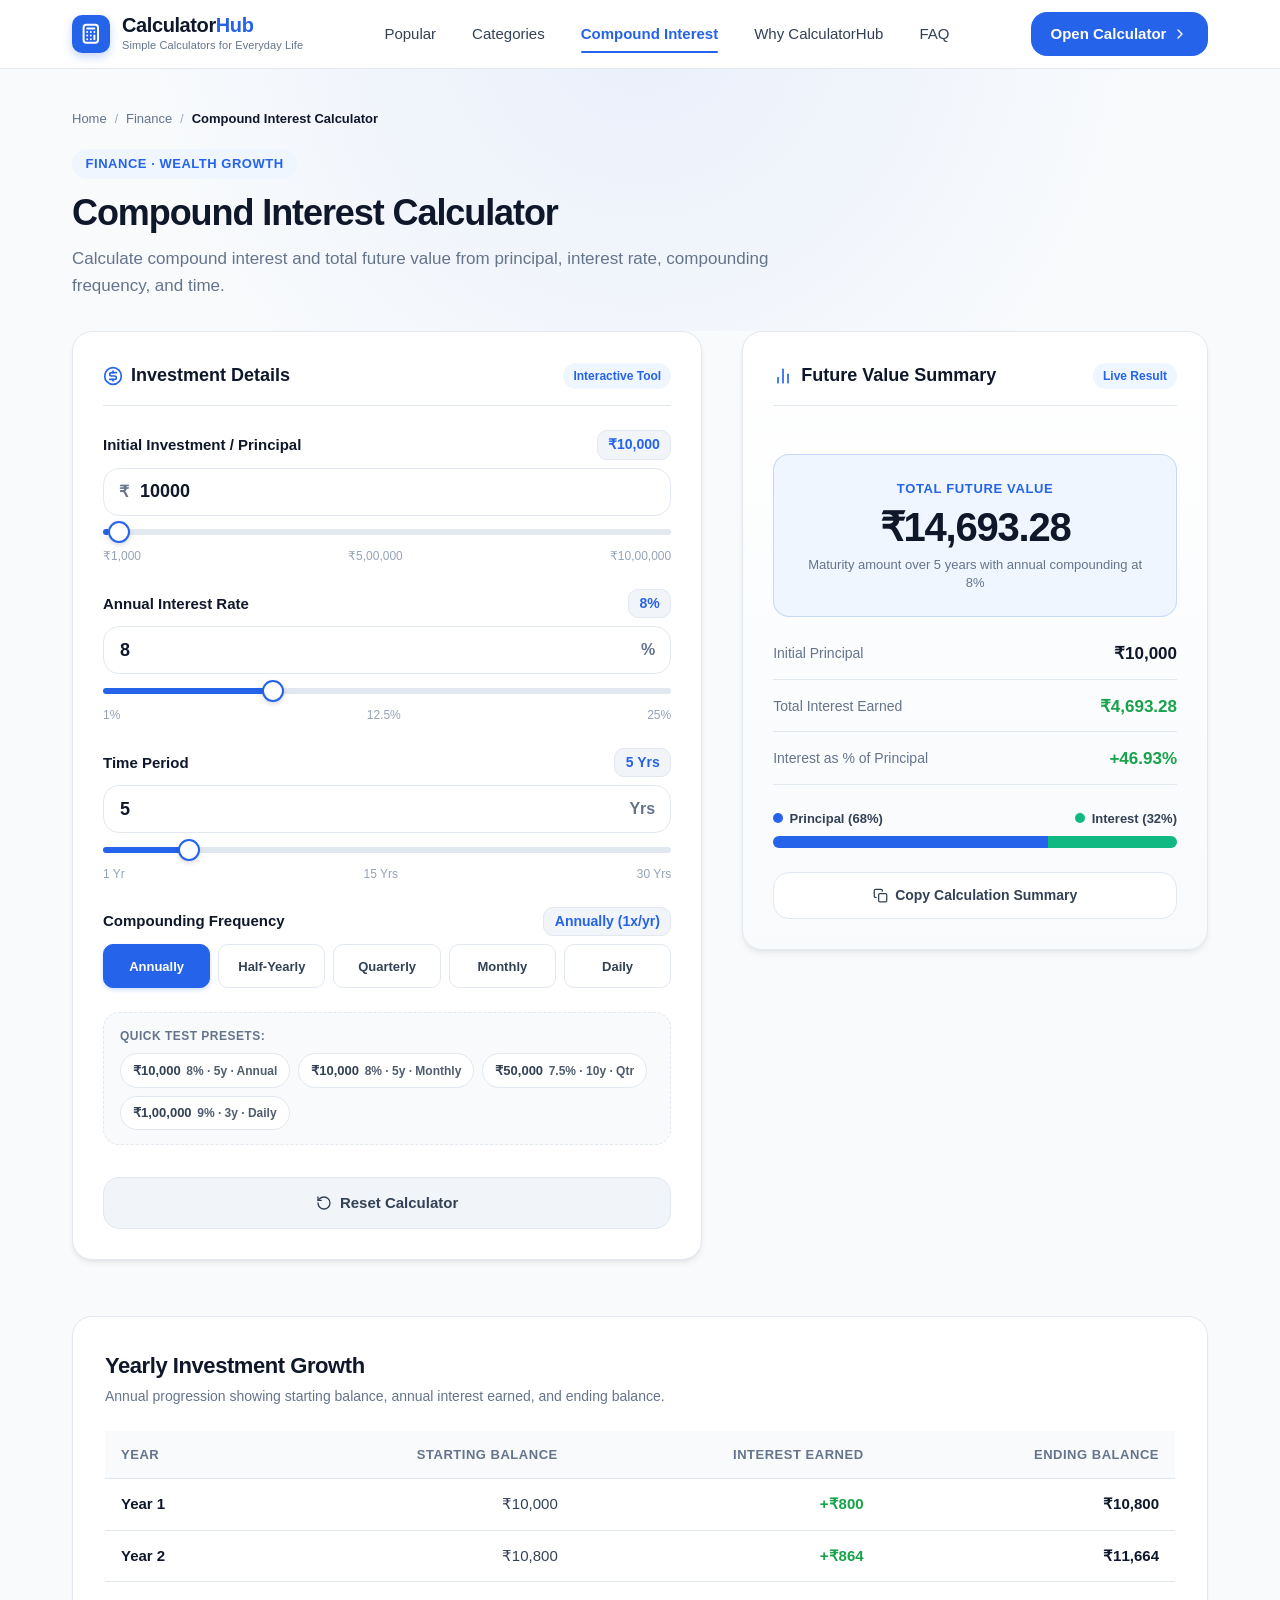
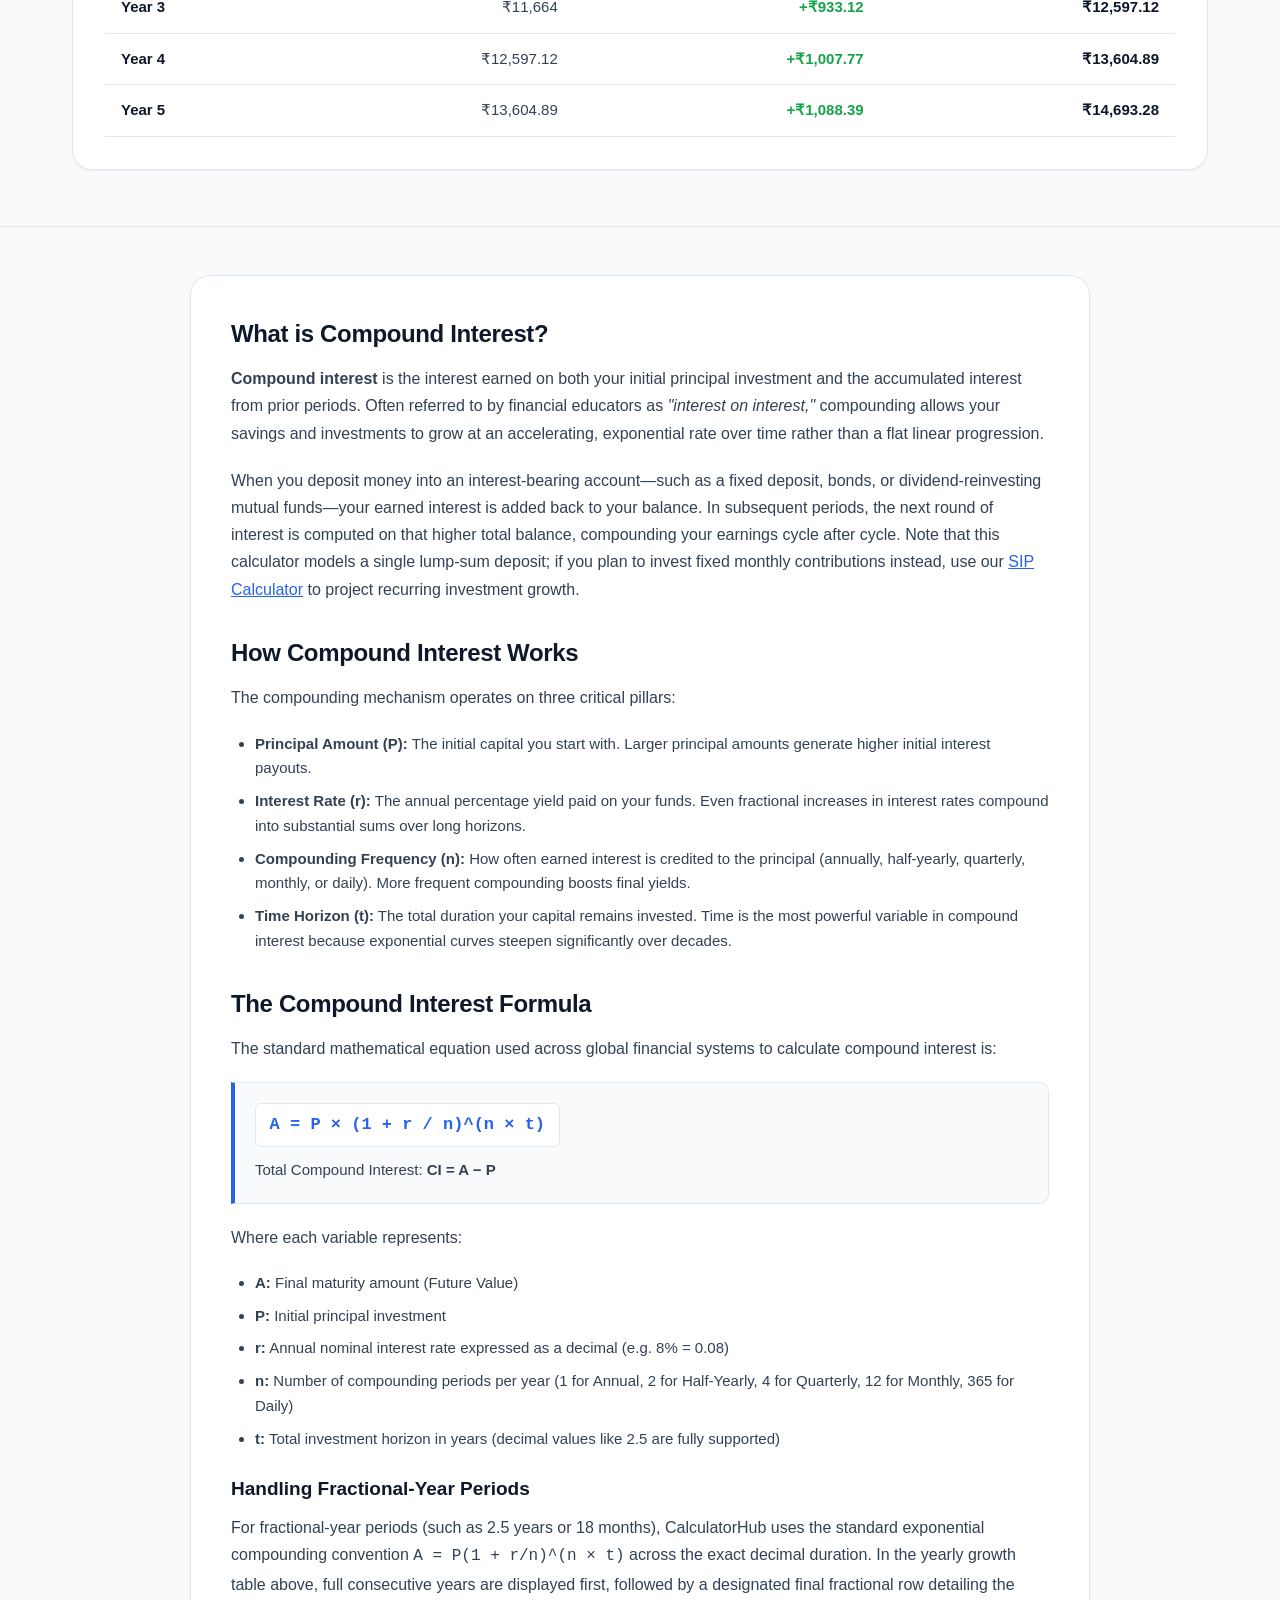
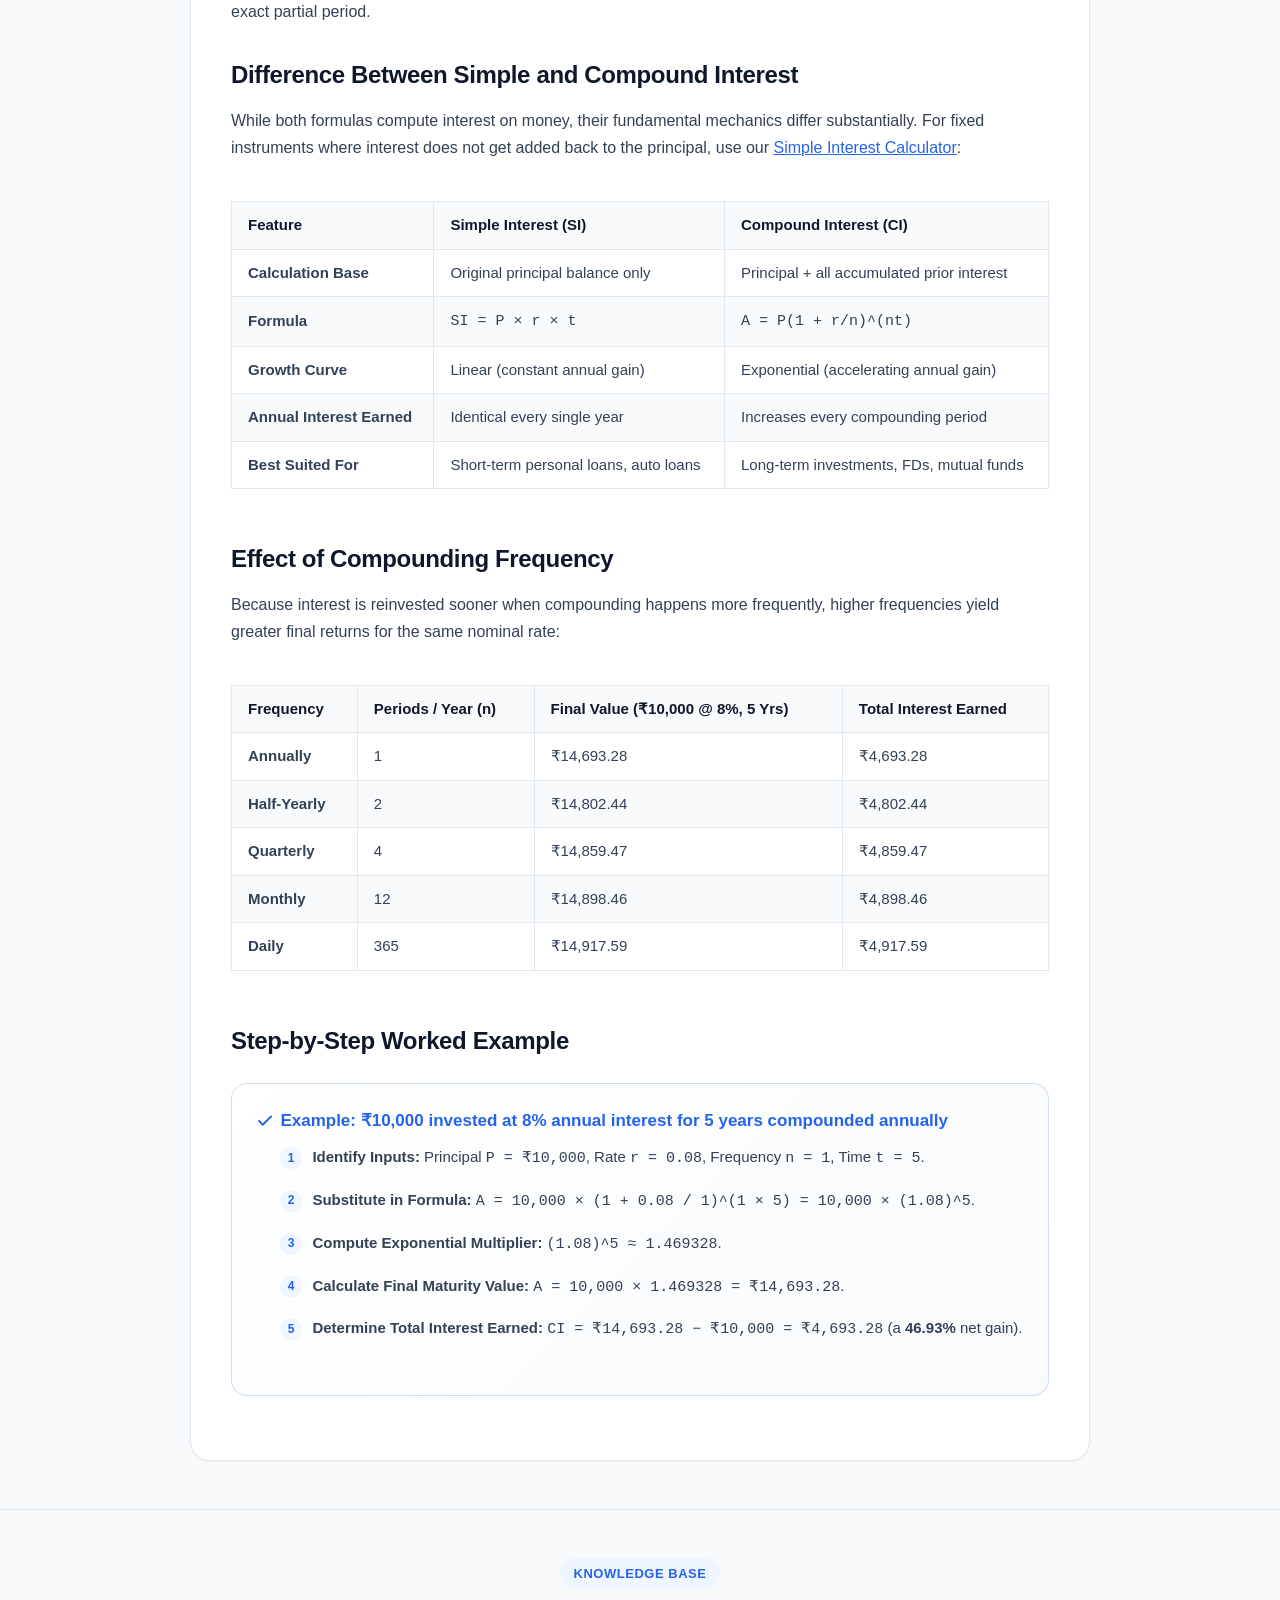
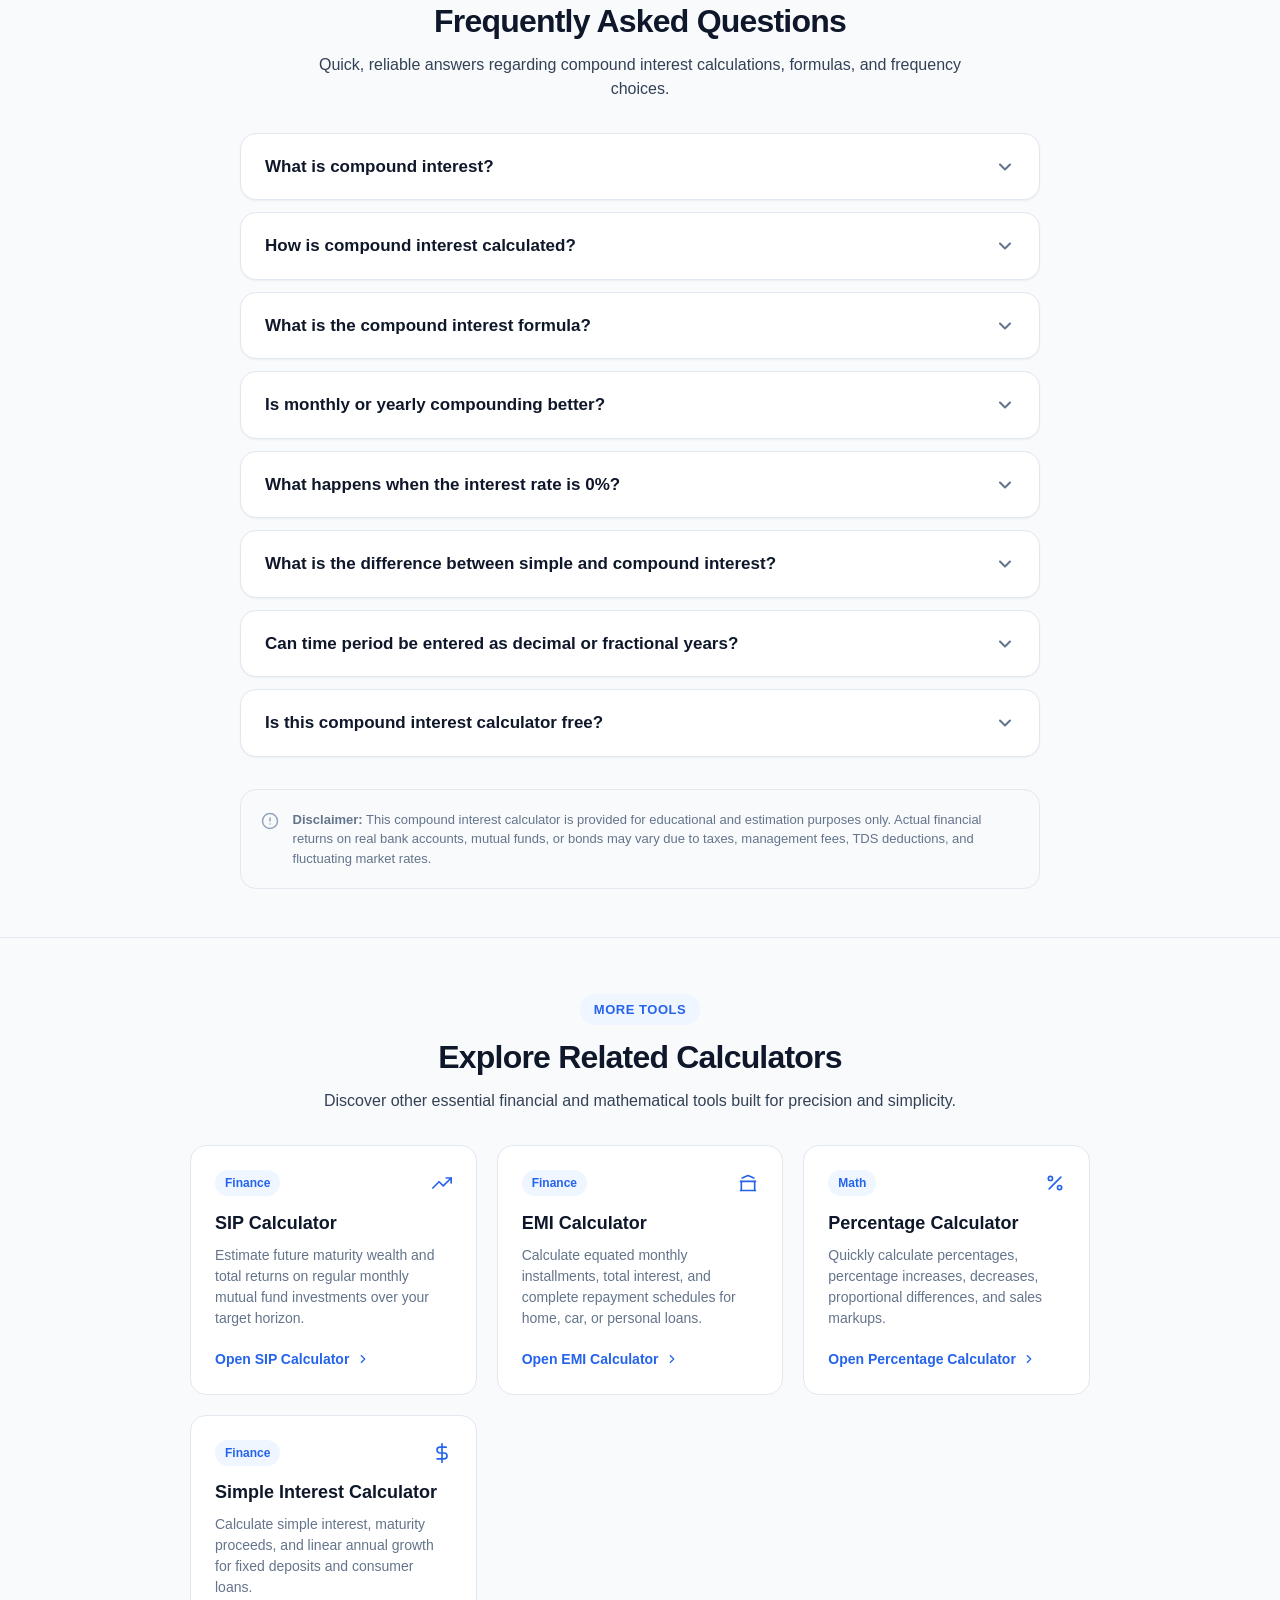
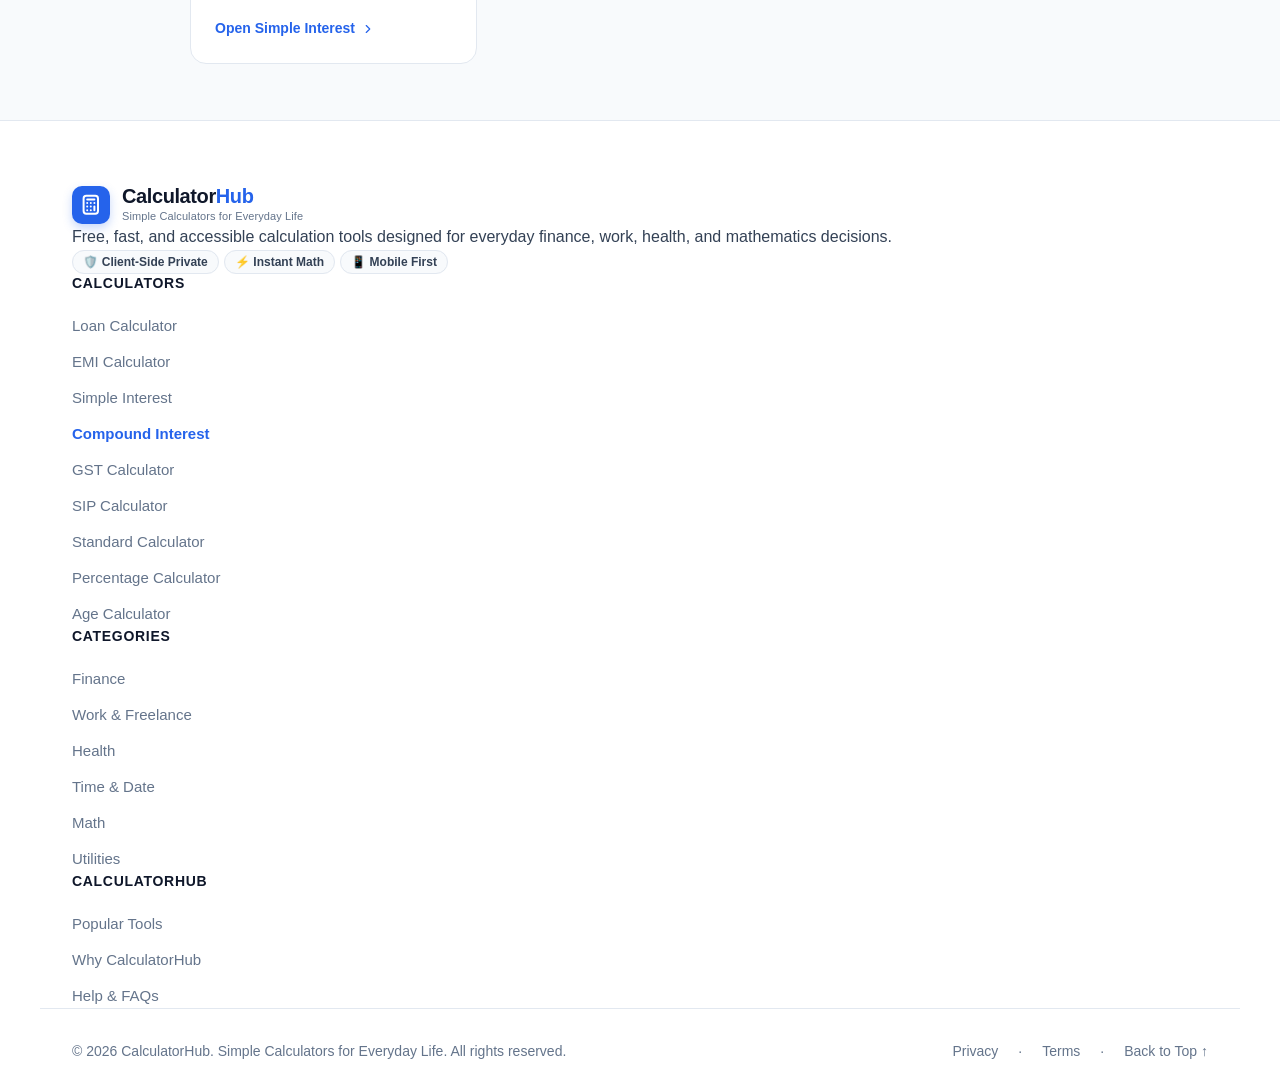
<file: calculators/compound-interest/index.html>
<!DOCTYPE html>
<html lang="en">
<head>
  <meta charset="UTF-8">
  <meta name="viewport" content="width=device-width, initial-scale=1.0">
  <meta name="description" content="Calculate compound interest, future value, and total interest earned with annual, half-yearly, quarterly, monthly, or daily compounding schedules.">
  <link rel="canonical" href="https://calcuface.co.in/calculators/compound-interest/">
  <meta property="og:title" content="Compound Interest Calculator – Calculate CI & Growth | CalculatorHub">
  <meta property="og:description" content="Calculate compound interest, future value, and total interest earned with annual, half-yearly, quarterly, monthly, or daily compounding schedules.">
  <meta property="og:url" content="https://calcuface.co.in/calculators/compound-interest/">
  <meta property="og:type" content="website">
  <meta property="og:site_name" content="CalculatorHub">
  <title>Compound Interest Calculator – Calculate CI & Growth | CalculatorHub</title>
  <script type="application/ld+json">
  {
    "@context": "https://schema.org",
    "@graph": [
      {
        "@type": "WebPage",
        "name": "Compound Interest Calculator – Calculate CI & Growth",
        "url": "https://calcuface.co.in/calculators/compound-interest/",
        "description": "Calculate compound interest, future value, and total interest earned with annual, half-yearly, quarterly, monthly, or daily compounding schedules.",
        "breadcrumb": {
          "@type": "BreadcrumbList",
          "itemListElement": [
            {
              "@type": "ListItem",
              "position": 1,
              "name": "Home",
              "item": "https://calcuface.co.in/"
            },
            {
              "@type": "ListItem",
              "position": 2,
              "name": "Finance",
              "item": "https://calcuface.co.in/#categories"
            },
            {
              "@type": "ListItem",
              "position": 3,
              "name": "Compound Interest Calculator",
              "item": "https://calcuface.co.in/calculators/compound-interest/"
            }
          ]
        }
      },
      {
        "@type": "FinancialCalculator",
        "name": "Compound Interest Calculator",
        "url": "https://calcuface.co.in/calculators/compound-interest/",
        "applicationCategory": "FinanceApplication",
        "operatingSystem": "All",
        "description": "Online financial tool to calculate future value, compound interest earned, and annual progression schedules across various compounding frequencies."
      },
      {
        "@type": "FAQPage",
        "mainEntity": [
          {
            "@type": "Question",
            "name": "What is compound interest?",
            "acceptedAnswer": {
              "@type": "Answer",
              "text": "Compound interest is interest calculated on the initial principal and also on the accumulated interest of previous periods. In simple terms, it is 'interest on interest,' causing your wealth to grow at an accelerating rate over time."
            }
          },
          {
            "@type": "Question",
            "name": "How is compound interest calculated?",
            "acceptedAnswer": {
              "@type": "Answer",
              "text": "Compound interest is calculated using the formula A = P(1 + r/n)^(nt), where A is the total future value, P is the initial principal, r is the annual interest rate (as a decimal), n is the compounding frequency per year, and t is the time horizon in years. The total compound interest is CI = A - P."
            }
          },
          {
            "@type": "Question",
            "name": "What is the compound interest formula?",
            "acceptedAnswer": {
              "@type": "Answer",
              "text": "The standard compound interest formula is A = P(1 + r/n)^(nt), where A is the future maturity value, P is the principal amount, r is the annual nominal interest rate in decimal form, n is the number of times interest compounds per year, and t is time in years."
            }
          },
          {
            "@type": "Question",
            "name": "Is monthly or yearly compounding better?",
            "acceptedAnswer": {
              "@type": "Answer",
              "text": "More frequent compounding generates higher returns. Monthly compounding (n=12) produces more total interest than yearly compounding (n=1) for the same principal and nominal interest rate because interest is credited and reinvested twelve times per year instead of once."
            }
          },
          {
            "@type": "Question",
            "name": "What happens when the interest rate is 0%?",
            "acceptedAnswer": {
              "@type": "Answer",
              "text": "When the interest rate is 0%, no interest accumulates. The future value equals the exact initial principal (A = P), and total compound interest earned is 0 (CI = 0)."
            }
          },
          {
            "@type": "Question",
            "name": "What is the difference between simple and compound interest?",
            "acceptedAnswer": {
              "@type": "Answer",
              "text": "Simple interest is paid only on the original principal balance (SI = P × r × t). In contrast, compound interest calculates interest on the growing cumulative balance (principal plus all previously earned interest), producing exponential rather than linear growth."
            }
          },
          {
            "@type": "Question",
            "name": "Can time period be entered as decimal or fractional years?",
            "acceptedAnswer": {
              "@type": "Answer",
              "text": "Yes. You can enter fractional years like 2.5 years or 7.5 years. The calculator compounds interest through the full periods and computes the remaining fractional interval accordingly."
            }
          },
          {
            "@type": "Question",
            "name": "Is this compound interest calculator free?",
            "acceptedAnswer": {
              "@type": "Answer",
              "text": "Yes, 100% free with no registration, login, or installation required. All calculations run client-side in your web browser for complete speed and data privacy."
            }
          }
        ]
      }
    ]
  }
  </script>
  <link rel="stylesheet" href="../../css/styles.css">
  <link rel="stylesheet" href="../../css/compound-interest.css">
</head>
<body>

  <!-- =========================================================================
       Site Header (Universal CalculatorHub Header)
       ========================================================================= -->
  <header class="site-header">
    <div class="container nav-container">
      <!-- Brand Logo -->
      <a href="/" class="brand-logo" aria-label="CalculatorHub Homepage">
        <div class="brand-icon-wrapper" aria-hidden="true">
          <svg width="22" height="22" viewBox="0 0 24 24" fill="none" stroke="currentColor" stroke-width="2.2" stroke-linecap="round" stroke-linejoin="round">
            <rect x="4" y="2" width="16" height="20" rx="3"></rect>
            <line x1="8" y1="6" x2="16" y2="6"></line>
            <line x1="16" y1="14" x2="16" y2="18"></line>
            <path d="M8 10h.01M12 10h.01M16 10h.01M8 14h.01M12 14h.01M8 18h.01M12 18h.01"></path>
          </svg>
        </div>
        <div class="brand-text-wrapper">
          <span class="brand-name">Calculator<span>Hub</span></span>
          <span class="brand-tagline-sub">Simple Calculators for Everyday Life</span>
        </div>
      </a>

      <!-- Desktop Navigation -->
      <nav class="nav-menu" aria-label="Primary Navigation">
        <a href="/#popular" class="nav-link">Popular</a>
        <a href="/#categories" class="nav-link">Categories</a>
        <a href="#ci-calc-card" class="nav-link active">Compound Interest</a>
        <a href="/#why-us" class="nav-link">Why CalculatorHub</a>
        <a href="#faq" class="nav-link">FAQ</a>
      </nav>

      <!-- Desktop Header Actions -->
      <div class="nav-actions">
        <a href="../../calculator.html" class="search-submit-btn">
          <span>Open Calculator</span>
          <svg width="16" height="16" viewBox="0 0 24 24" fill="none" stroke="currentColor" stroke-width="2" stroke-linecap="round" stroke-linejoin="round">
            <polyline points="9 18 15 12 9 6"></polyline>
          </svg>
        </a>
      </div>

      <!-- Mobile Hamburger Toggle -->
      <button type="button" class="mobile-menu-btn" id="mobile-menu-toggle" aria-label="Toggle mobile menu" aria-expanded="false" aria-controls="mobile-nav-drawer">
        <svg class="hamburger-icon" width="22" height="22" viewBox="0 0 24 24" fill="none" stroke="currentColor" stroke-width="2" stroke-linecap="round" stroke-linejoin="round">
          <line x1="3" y1="12" x2="21" y2="12"></line>
          <line x1="3" y1="6" x2="21" y2="6"></line>
          <line x1="3" y1="18" x2="21" y2="18"></line>
        </svg>
      </button>
    </div>

    <!-- Mobile Navigation Drawer -->
    <nav class="mobile-nav" id="mobile-nav-drawer" aria-label="Mobile Navigation" hidden>
      <ul class="mobile-nav-list">
        <li><a href="../../calculator.html" class="mobile-nav-link" style="color: var(--primary); font-weight: 600;">⚡ Open Interactive Calculator</a></li>
        <li><a href="/#popular" class="mobile-nav-link">Popular Calculators</a></li>
        <li><a href="/#categories" class="mobile-nav-link">Browse Categories</a></li>
        <li><a href="#ci-calc-card" class="mobile-nav-link active">Compound Interest Calculator</a></li>
        <li><a href="/#why-us" class="mobile-nav-link">Why CalculatorHub</a></li>
        <li><a href="#faq" class="mobile-nav-link">Frequently Asked Questions</a></li>
      </ul>
    </nav>
  </header>

  <main>
    <!-- =========================================================================
         Hero & Breadcrumbs
         ========================================================================= -->
    <section class="ci-hero">
      <div class="container">
        <!-- Breadcrumb Navigation -->
        <nav class="breadcrumb-nav" aria-label="Breadcrumb">
          <a href="/" class="breadcrumb-link">Home</a>
          <span class="breadcrumb-separator">/</span>
          <a href="/#categories" class="breadcrumb-link">Finance</a>
          <span class="breadcrumb-separator">/</span>
          <span class="breadcrumb-current" aria-current="page">Compound Interest Calculator</span>
        </nav>

        <div class="ci-badge">Finance · Wealth Growth</div>
        <h1 class="ci-page-title">Compound Interest Calculator</h1>
        <p class="ci-page-subtitle">
          Calculate compound interest and total future value from principal, interest rate, compounding frequency, and time.
        </p>
      </div>
    </section>

    <!-- =========================================================================
         Interactive Calculator Unit (Two Column Grid)
         ========================================================================= -->
    <section class="ci-calc-section" id="ci-calc-card">
      <div class="container">
        <div class="ci-calc-grid">

          <!-- Left Column: Input Form Card -->
          <div class="ci-card">
            <div class="ci-card-header">
              <h2 class="ci-card-title">
                <svg width="20" height="20" viewBox="0 0 24 24" fill="none" stroke="currentColor" stroke-width="2" stroke-linecap="round" stroke-linejoin="round" style="color: var(--primary);">
                  <circle cx="12" cy="12" r="10"></circle>
                  <path d="M16 8h-6a2 2 0 1 0 0 4h4a2 2 0 1 1 0 4H8"></path>
                  <line x1="12" y1="6" x2="12" y2="8"></line>
                  <line x1="12" y1="16" x2="12" y2="18"></line>
                </svg>
                Investment Details
              </h2>
              <span class="ci-tag-badge">Interactive Tool</span>
            </div>

            <form class="ci-form" onsubmit="return false;" novalidate>
              <!-- 1. Initial Investment / Principal -->
              <div class="ci-input-group">
                <div class="ci-label-row">
                  <label for="ci-input-principal" class="ci-label">Initial Investment / Principal</label>
                  <span class="ci-value-pill" id="ci-pill-principal">₹10,000</span>
                </div>
                <div class="ci-input-wrapper">
                  <span class="ci-affix ci-prefix">₹</span>
                  <input type="number" id="ci-input-principal" class="ci-input-text has-prefix" value="10000" min="0" max="10000000" step="1000" inputmode="decimal" placeholder="e.g. 10000" aria-label="Initial principal investment in rupees">
                </div>
                <input type="range" id="ci-slider-principal" class="ci-range-slider" min="1000" max="1000000" step="1000" value="10000" aria-label="Principal slider">
                <div class="ci-range-legend">
                  <span>₹1,000</span>
                  <span>₹5,00,000</span>
                  <span>₹10,00,000</span>
                </div>
              </div>

              <!-- 2. Annual Interest Rate -->
              <div class="ci-input-group">
                <div class="ci-label-row">
                  <label for="ci-input-rate" class="ci-label">Annual Interest Rate</label>
                  <span class="ci-value-pill" id="ci-pill-rate">8%</span>
                </div>
                <div class="ci-input-wrapper">
                  <input type="number" id="ci-input-rate" class="ci-input-text has-suffix" value="8" min="0" max="50" step="0.25" inputmode="decimal" placeholder="e.g. 8" aria-label="Annual interest rate percentage">
                  <span class="ci-affix ci-suffix">%</span>
                </div>
                <input type="range" id="ci-slider-rate" class="ci-range-slider" min="1" max="25" step="0.25" value="8" aria-label="Annual interest rate slider">
                <div class="ci-range-legend">
                  <span>1%</span>
                  <span>12.5%</span>
                  <span>25%</span>
                </div>
              </div>

              <!-- 3. Time Period (Years) -->
              <div class="ci-input-group">
                <div class="ci-label-row">
                  <label for="ci-input-years" class="ci-label">Time Period</label>
                  <span class="ci-value-pill" id="ci-pill-years">5 Yrs</span>
                </div>
                <div class="ci-input-wrapper">
                  <input type="number" id="ci-input-years" class="ci-input-text has-suffix" value="5" min="0.1" max="50" step="0.5" inputmode="decimal" placeholder="e.g. 5" aria-label="Time period in years">
                  <span class="ci-affix ci-suffix">Yrs</span>
                </div>
                <input type="range" id="ci-slider-years" class="ci-range-slider" min="1" max="30" step="0.5" value="5" aria-label="Time period slider">
                <div class="ci-range-legend">
                  <span>1 Yr</span>
                  <span>15 Yrs</span>
                  <span>30 Yrs</span>
                </div>
              </div>

              <!-- 4. Compounding Frequency -->
              <div class="ci-input-group">
                <div class="ci-label-row">
                  <span class="ci-label" id="ci-label-freq">Compounding Frequency</span>
                  <span class="ci-value-pill" id="ci-pill-freq">Annually (1x/yr)</span>
                </div>
                <div class="ci-freq-grid" role="radiogroup" aria-labelledby="ci-label-freq">
                  <button type="button" class="ci-freq-btn is-active" data-freq="1" role="radio" aria-checked="true">Annually</button>
                  <button type="button" class="ci-freq-btn" data-freq="2" role="radio" aria-checked="false">Half-Yearly</button>
                  <button type="button" class="ci-freq-btn" data-freq="4" role="radio" aria-checked="false">Quarterly</button>
                  <button type="button" class="ci-freq-btn" data-freq="12" role="radio" aria-checked="false">Monthly</button>
                  <button type="button" class="ci-freq-btn" data-freq="365" role="radio" aria-checked="false">Daily</button>
                </div>
              </div>

              <!-- 5. Quick Test Presets -->
              <div class="quick-examples-box">
                <span class="quick-examples-title">Quick Test Presets:</span>
                <div class="example-chips-row">
                  <button type="button" class="ci-preset-chip" data-principal="10000" data-rate="8" data-years="5" data-freq="1" title="₹10,000 at 8% for 5 years, Annually">
                    <span>₹10,000</span>
                    <span class="ci-preset-detail">8% · 5y · Annual</span>
                  </button>
                  <button type="button" class="ci-preset-chip" data-principal="10000" data-rate="8" data-years="5" data-freq="12" title="₹10,000 at 8% for 5 years, Monthly">
                    <span>₹10,000</span>
                    <span class="ci-preset-detail">8% · 5y · Monthly</span>
                  </button>
                  <button type="button" class="ci-preset-chip" data-principal="50000" data-rate="7.5" data-years="10" data-freq="4" title="₹50,000 at 7.5% for 10 years, Quarterly">
                    <span>₹50,000</span>
                    <span class="ci-preset-detail">7.5% · 10y · Qtr</span>
                  </button>
                  <button type="button" class="ci-preset-chip" data-principal="100000" data-rate="9" data-years="3" data-freq="365" title="₹1,00,000 at 9% for 3 years, Daily">
                    <span>₹1,00,000</span>
                    <span class="ci-preset-detail">9% · 3y · Daily</span>
                  </button>
                </div>
              </div>

              <!-- 6. Form Actions (Reset Button Only - Live Auto-Calculation) -->
              <div class="ci-actions-row">
                <button type="button" class="btn-calc-reset" id="btn-ci-reset">
                  <svg width="16" height="16" viewBox="0 0 24 24" fill="none" stroke="currentColor" stroke-width="2" stroke-linecap="round" stroke-linejoin="round">
                    <path d="M3 12a9 9 0 1 0 9-9 9.75 9.75 0 0 0-6.74 2.74L3 8"></path>
                    <path d="M3 3v5h5"></path>
                  </svg>
                  <span>Reset Calculator</span>
                </button>
              </div>
            </form>
          </div>

          <!-- Right Column: Results Card -->
          <div class="ci-card ci-results-card" id="ci-results-card">
            <div class="ci-card-header">
              <h2 class="ci-card-title">
                <svg width="20" height="20" viewBox="0 0 24 24" fill="none" stroke="currentColor" stroke-width="2" stroke-linecap="round" stroke-linejoin="round" style="color: var(--primary);">
                  <line x1="18" y1="20" x2="18" y2="10"></line>
                  <line x1="12" y1="20" x2="12" y2="4"></line>
                  <line x1="6" y1="20" x2="6" y2="14"></line>
                </svg>
                Future Value Summary
              </h2>
              <span class="ci-tag-badge">Live Result</span>
            </div>

            <!-- Prominent Future Value Display -->
            <div class="ci-main-result-box">
              <div class="ci-result-label">Total Future Value</div>
              <div class="ci-result-amount" id="result-ci-total">₹14,693</div>
              <div class="ci-result-subtitle" id="result-ci-total-subtitle">Maturity amount over 5 years with annual compounding at 8%</div>
            </div>

            <!-- Core Figures List -->
            <div class="ci-stats-list">
              <div class="ci-stat-row">
                <span class="ci-stat-label">Initial Principal</span>
                <span class="ci-stat-val" id="result-ci-principal">₹10,000</span>
              </div>
              <div class="ci-stat-row">
                <span class="ci-stat-label">Total Interest Earned</span>
                <span class="ci-stat-val gain" id="result-ci-interest">₹4,693</span>
              </div>
              <div class="ci-stat-row">
                <span class="ci-stat-label">Interest as % of Principal</span>
                <span class="ci-stat-val gain" id="result-ci-rate-gain">+46.93%</span>
              </div>
            </div>

            <!-- Visual Breakdown Bar (Principal vs Interest) -->
            <div class="ci-ratio-wrapper">
              <div class="ci-ratio-header">
                <div class="ratio-legend-item">
                  <span class="ratio-dot principal"></span>
                  <span>Principal (<span id="pct-principal">68%</span>)</span>
                </div>
                <div class="ratio-legend-item">
                  <span class="ratio-dot interest"></span>
                  <span>Interest (<span id="pct-interest">32%</span>)</span>
                </div>
              </div>
              <div class="ratio-bar-track" aria-hidden="true">
                <div class="bar-segment-principal" id="bar-principal" style="width: 68%;"></div>
                <div class="bar-segment-interest" id="bar-interest" style="width: 32%;"></div>
              </div>
            </div>

            <!-- Copy Summary Button -->
            <button type="button" class="btn-calc-copy" id="btn-ci-copy">
              <svg width="15" height="15" viewBox="0 0 24 24" fill="none" stroke="currentColor" stroke-width="2" stroke-linecap="round" stroke-linejoin="round">
                <rect x="9" y="9" width="13" height="13" rx="2" ry="2"></rect>
                <path d="M5 15H4a2 2 0 0 1-2-2V4a2 2 0 0 1 2-2h9a2 2 0 0 1 2 2v1"></path>
              </svg>
              <span>Copy Calculation Summary</span>
            </button>
          </div>

        </div>
      </div>
    </section>

    <!-- =========================================================================
         Yearly Investment Growth Schedule Table
         ========================================================================= -->
    <section class="ci-growth-section">
      <div class="container">
        <div class="ci-growth-card">
          <div class="ci-growth-header">
            <h2 class="ci-growth-title">Yearly Investment Growth</h2>
            <p style="font-size: 0.875rem; color: var(--text-muted); margin-top: 0.25rem;">
              Annual progression showing starting balance, annual interest earned, and ending balance.
            </p>
          </div>

          <div class="table-responsive">
            <table class="ci-growth-table">
              <thead>
                <tr>
                  <th style="text-align: left;">Year</th>
                  <th>Starting Balance</th>
                  <th>Interest Earned</th>
                  <th>Ending Balance</th>
                </tr>
              </thead>
              <tbody id="ci-schedule-tbody">
                <!-- Dynamically generated rows -->
              </tbody>
            </table>
          </div>

          <div style="text-align: center;">
            <button type="button" class="btn-toggle-growth" id="btn-toggle-schedule" style="display: none;">
              View Full Schedule
            </button>
          </div>
        </div>
      </div>
    </section>

    <!-- =========================================================================
         Educational & SEO Content Section
         ========================================================================= -->
    <section class="ci-content-section">
      <div class="container">
        <article class="ci-article-card ci-prose">
          <h2>What is Compound Interest?</h2>
          <p>
            <strong>Compound interest</strong> is the interest earned on both your initial principal investment and the accumulated interest from prior periods. Often referred to by financial educators as <em>"interest on interest,"</em> compounding allows your savings and investments to grow at an accelerating, exponential rate over time rather than a flat linear progression.
          </p>
          <p>
            When you deposit money into an interest-bearing account—such as a fixed deposit, bonds, or dividend-reinvesting mutual funds—your earned interest is added back to your balance. In subsequent periods, the next round of interest is computed on that higher total balance, compounding your earnings cycle after cycle. Note that this calculator models a single lump-sum deposit; if you plan to invest fixed monthly contributions instead, use our <a href="/calculators/sip/" style="color: var(--primary); text-decoration: underline;">SIP Calculator</a> to project recurring investment growth.
          </p>

          <h2>How Compound Interest Works</h2>
          <p>
            The compounding mechanism operates on three critical pillars:
          </p>
          <ul>
            <li><strong>Principal Amount (P):</strong> The initial capital you start with. Larger principal amounts generate higher initial interest payouts.</li>
            <li><strong>Interest Rate (r):</strong> The annual percentage yield paid on your funds. Even fractional increases in interest rates compound into substantial sums over long horizons.</li>
            <li><strong>Compounding Frequency (n):</strong> How often earned interest is credited to the principal (annually, half-yearly, quarterly, monthly, or daily). More frequent compounding boosts final yields.</li>
            <li><strong>Time Horizon (t):</strong> The total duration your capital remains invested. Time is the most powerful variable in compound interest because exponential curves steepen significantly over decades.</li>
          </ul>

          <h2>The Compound Interest Formula</h2>
          <p>
            The standard mathematical equation used across global financial systems to calculate compound interest is:
          </p>

          <div class="ci-formula-box">
            <div class="ci-formula-code">A = P × (1 + r / n)^(n × t)</div>
            <p style="margin: 0; font-size: 0.9375rem; color: var(--text-body);">
              Total Compound Interest: <strong>CI = A − P</strong>
            </p>
          </div>

          <p>Where each variable represents:</p>
          <ul>
            <li><strong>A:</strong> Final maturity amount (Future Value)</li>
            <li><strong>P:</strong> Initial principal investment</li>
            <li><strong>r:</strong> Annual nominal interest rate expressed as a decimal (e.g. 8% = 0.08)</li>
            <li><strong>n:</strong> Number of compounding periods per year (1 for Annual, 2 for Half-Yearly, 4 for Quarterly, 12 for Monthly, 365 for Daily)</li>
            <li><strong>t:</strong> Total investment horizon in years (decimal values like 2.5 are fully supported)</li>
          </ul>

          <h3>Handling Fractional-Year Periods</h3>
          <p>
            For fractional-year periods (such as 2.5 years or 18 months), CalculatorHub uses the standard exponential compounding convention <code>A = P(1 + r/n)^(n × t)</code> across the exact decimal duration. In the yearly growth table above, full consecutive years are displayed first, followed by a designated final fractional row detailing the exact partial period.
          </p>

          <h2>Difference Between Simple and Compound Interest</h2>
          <p>
            While both formulas compute interest on money, their fundamental mechanics differ substantially. For fixed instruments where interest does not get added back to the principal, use our <a href="/calculators/simple-interest/" style="color: var(--primary); text-decoration: underline;">Simple Interest Calculator</a>:
          </p>

          <div class="table-responsive">
            <table class="ci-comparison-table">
              <thead>
                <tr>
                  <th>Feature</th>
                  <th>Simple Interest (SI)</th>
                  <th>Compound Interest (CI)</th>
                </tr>
              </thead>
              <tbody>
                <tr>
                  <td><strong>Calculation Base</strong></td>
                  <td>Original principal balance only</td>
                  <td>Principal + all accumulated prior interest</td>
                </tr>
                <tr>
                  <td><strong>Formula</strong></td>
                  <td><code>SI = P × r × t</code></td>
                  <td><code>A = P(1 + r/n)^(nt)</code></td>
                </tr>
                <tr>
                  <td><strong>Growth Curve</strong></td>
                  <td>Linear (constant annual gain)</td>
                  <td>Exponential (accelerating annual gain)</td>
                </tr>
                <tr>
                  <td><strong>Annual Interest Earned</strong></td>
                  <td>Identical every single year</td>
                  <td>Increases every compounding period</td>
                </tr>
                <tr>
                  <td><strong>Best Suited For</strong></td>
                  <td>Short-term personal loans, auto loans</td>
                  <td>Long-term investments, FDs, mutual funds</td>
                </tr>
              </tbody>
            </table>
          </div>

          <h2>Effect of Compounding Frequency</h2>
          <p>
            Because interest is reinvested sooner when compounding happens more frequently, higher frequencies yield greater final returns for the same nominal rate:
          </p>

          <div class="table-responsive">
            <table class="ci-comparison-table">
              <thead>
                <tr>
                  <th>Frequency</th>
                  <th>Periods / Year (n)</th>
                  <th>Final Value (₹10,000 @ 8%, 5 Yrs)</th>
                  <th>Total Interest Earned</th>
                </tr>
              </thead>
              <tbody>
                <tr>
                  <td><strong>Annually</strong></td>
                  <td>1</td>
                  <td>₹14,693.28</td>
                  <td>₹4,693.28</td>
                </tr>
                <tr>
                  <td><strong>Half-Yearly</strong></td>
                  <td>2</td>
                  <td>₹14,802.44</td>
                  <td>₹4,802.44</td>
                </tr>
                <tr>
                  <td><strong>Quarterly</strong></td>
                  <td>4</td>
                  <td>₹14,859.47</td>
                  <td>₹4,859.47</td>
                </tr>
                <tr>
                  <td><strong>Monthly</strong></td>
                  <td>12</td>
                  <td>₹14,898.46</td>
                  <td>₹4,898.46</td>
                </tr>
                <tr>
                  <td><strong>Daily</strong></td>
                  <td>365</td>
                  <td>₹14,917.59</td>
                  <td>₹4,917.59</td>
                </tr>
              </tbody>
            </table>
          </div>

          <h2>Step-by-Step Worked Example</h2>
          <div class="ci-example-card">
            <div class="ci-example-title">
              <svg width="18" height="18" viewBox="0 0 24 24" fill="none" stroke="currentColor" stroke-width="2.5" stroke-linecap="round" stroke-linejoin="round">
                <polyline points="20 6 9 17 4 12"></polyline>
              </svg>
              Example: ₹10,000 invested at 8% annual interest for 5 years compounded annually
            </div>
            <ul class="ci-example-steps">
              <li class="ci-example-step">
                <span class="ci-step-num">1</span>
                <div><strong>Identify Inputs:</strong> Principal <code>P = ₹10,000</code>, Rate <code>r = 0.08</code>, Frequency <code>n = 1</code>, Time <code>t = 5</code>.</div>
              </li>
              <li class="ci-example-step">
                <span class="ci-step-num">2</span>
                <div><strong>Substitute in Formula:</strong> <code>A = 10,000 × (1 + 0.08 / 1)^(1 × 5) = 10,000 × (1.08)^5</code>.</div>
              </li>
              <li class="ci-example-step">
                <span class="ci-step-num">3</span>
                <div><strong>Compute Exponential Multiplier:</strong> <code>(1.08)^5 ≈ 1.469328</code>.</div>
              </li>
              <li class="ci-example-step">
                <span class="ci-step-num">4</span>
                <div><strong>Calculate Final Maturity Value:</strong> <code>A = 10,000 × 1.469328 = ₹14,693.28</code>.</div>
              </li>
              <li class="ci-example-step">
                <span class="ci-step-num">5</span>
                <div><strong>Determine Total Interest Earned:</strong> <code>CI = ₹14,693.28 − ₹10,000 = ₹4,693.28</code> (a <strong>46.93%</strong> net gain).</div>
              </li>
            </ul>
          </div>
        </article>
      </div>
    </section>

    <!-- =========================================================================
         Frequently Asked Questions (Accordion)
         ========================================================================= -->
    <section class="faq-section" id="faq">
      <div class="container">
        <div class="section-header" style="margin-bottom: 2rem;">
          <div class="ci-badge">Knowledge Base</div>
          <h2 class="section-title">Frequently Asked Questions</h2>
          <p class="section-desc">
            Quick, reliable answers regarding compound interest calculations, formulas, and frequency choices.
          </p>
        </div>

        <div class="faq-list">
          <!-- FAQ 1 -->
          <div class="faq-item">
            <button type="button" class="faq-trigger" aria-expanded="false">
              <span>What is compound interest?</span>
              <svg class="faq-chevron" width="18" height="18" viewBox="0 0 24 24" fill="none" stroke="currentColor" stroke-width="2.5" stroke-linecap="round" stroke-linejoin="round">
                <polyline points="6 9 12 15 18 9"></polyline>
              </svg>
            </button>
            <div class="faq-content">
              <div class="faq-body">
                Compound interest is the interest calculated on both the initial principal deposit and all accumulated interest from prior compounding periods. This "interest on interest" allows investments to grow exponentially over time rather than in flat linear steps.
              </div>
            </div>
          </div>

          <!-- FAQ 2 -->
          <div class="faq-item">
            <button type="button" class="faq-trigger" aria-expanded="false">
              <span>How is compound interest calculated?</span>
              <svg class="faq-chevron" width="18" height="18" viewBox="0 0 24 24" fill="none" stroke="currentColor" stroke-width="2.5" stroke-linecap="round" stroke-linejoin="round">
                <polyline points="6 9 12 15 18 9"></polyline>
              </svg>
            </button>
            <div class="faq-content">
              <div class="faq-body">
                Compound interest is calculated using the formula <code>A = P(1 + r/n)^(nt)</code>, where <em>A</em> is the total maturity value, <em>P</em> is the initial principal, <em>r</em> is the annual interest rate as a decimal, <em>n</em> is compounding frequency per year, and <em>t</em> is the duration in years. Total interest earned equals <code>A − P</code>.
              </div>
            </div>
          </div>

          <!-- FAQ 3 -->
          <div class="faq-item">
            <button type="button" class="faq-trigger" aria-expanded="false">
              <span>What is the compound interest formula?</span>
              <svg class="faq-chevron" width="18" height="18" viewBox="0 0 24 24" fill="none" stroke="currentColor" stroke-width="2.5" stroke-linecap="round" stroke-linejoin="round">
                <polyline points="6 9 12 15 18 9"></polyline>
              </svg>
            </button>
            <div class="faq-content">
              <div class="faq-body">
                The global formula is <code>A = P × (1 + r/n)^(nt)</code>. For annual compounding where <em>n = 1</em>, this simplifies to <code>A = P(1 + r)^t</code>.
              </div>
            </div>
          </div>

          <!-- FAQ 4 -->
          <div class="faq-item">
            <button type="button" class="faq-trigger" aria-expanded="false">
              <span>Is monthly or yearly compounding better?</span>
              <svg class="faq-chevron" width="18" height="18" viewBox="0 0 24 24" fill="none" stroke="currentColor" stroke-width="2.5" stroke-linecap="round" stroke-linejoin="round">
                <polyline points="6 9 12 15 18 9"></polyline>
              </svg>
            </button>
            <div class="faq-content">
              <div class="faq-body">
                For investors and savers, monthly compounding is better because interest is credited and begins generating its own return twelve times per year instead of once, resulting in higher final maturity values.
              </div>
            </div>
          </div>

          <!-- FAQ 5 -->
          <div class="faq-item">
            <button type="button" class="faq-trigger" aria-expanded="false">
              <span>What happens when the interest rate is 0%?</span>
              <svg class="faq-chevron" width="18" height="18" viewBox="0 0 24 24" fill="none" stroke="currentColor" stroke-width="2.5" stroke-linecap="round" stroke-linejoin="round">
                <polyline points="6 9 12 15 18 9"></polyline>
              </svg>
            </button>
            <div class="faq-content">
              <div class="faq-body">
                When the interest rate is 0%, no interest accumulates. The future maturity value equals the original principal amount (<code>A = P</code>), and total interest earned is ₹0.
              </div>
            </div>
          </div>

          <!-- FAQ 6 -->
          <div class="faq-item">
            <button type="button" class="faq-trigger" aria-expanded="false">
              <span>What is the difference between simple and compound interest?</span>
              <svg class="faq-chevron" width="18" height="18" viewBox="0 0 24 24" fill="none" stroke="currentColor" stroke-width="2.5" stroke-linecap="round" stroke-linejoin="round">
                <polyline points="6 9 12 15 18 9"></polyline>
              </svg>
            </button>
            <div class="faq-content">
              <div class="faq-body">
                Simple interest is paid only on the initial principal (<code>SI = P × r × t</code>) and yields the exact same rupee amount every year. Compound interest earns returns on both principal and past interest, creating compounding growth that accelerates over time.
              </div>
            </div>
          </div>

          <!-- FAQ 7 -->
          <div class="faq-item">
            <button type="button" class="faq-trigger" aria-expanded="false">
              <span>Can time period be entered as decimal or fractional years?</span>
              <svg class="faq-chevron" width="18" height="18" viewBox="0 0 24 24" fill="none" stroke="currentColor" stroke-width="2.5" stroke-linecap="round" stroke-linejoin="round">
                <polyline points="6 9 12 15 18 9"></polyline>
              </svg>
            </button>
            <div class="faq-content">
              <div class="faq-body">
                Yes. You can enter decimal years such as 2.5 years, 3.25 years, or 7.5 years. The calculator computes the exact continuous compounding progression for the specified time horizon.
              </div>
            </div>
          </div>

          <!-- FAQ 8 -->
          <div class="faq-item">
            <button type="button" class="faq-trigger" aria-expanded="false">
              <span>Is this compound interest calculator free?</span>
              <svg class="faq-chevron" width="18" height="18" viewBox="0 0 24 24" fill="none" stroke="currentColor" stroke-width="2.5" stroke-linecap="round" stroke-linejoin="round">
                <polyline points="6 9 12 15 18 9"></polyline>
              </svg>
            </button>
            <div class="faq-content">
              <div class="faq-body">
                Yes, 100% free with no registration, account creation, or hidden fees. All computations run in your web browser, ensuring speed and absolute user privacy.
              </div>
            </div>
          </div>
        </div>

        <!-- Financial Disclaimer -->
        <div class="disclaimer-card" style="max-width: 800px; margin: 2rem auto 0 auto;">
          <svg viewBox="0 0 24 24" fill="none" stroke="currentColor" stroke-width="2" stroke-linecap="round" stroke-linejoin="round" aria-hidden="true">
            <circle cx="12" cy="12" r="10"></circle>
            <line x1="12" y1="8" x2="12" y2="12"></line>
            <line x1="12" y1="16" x2="12.01" y2="16"></line>
          </svg>
          <div>
            <strong>Disclaimer:</strong> This compound interest calculator is provided for educational and estimation purposes only. Actual financial returns on real bank accounts, mutual funds, or bonds may vary due to taxes, management fees, TDS deductions, and fluctuating market rates.
          </div>
        </div>
      </div>
    </section>

    <!-- =========================================================================
         Related Calculators Section (Valid Existing Links)
         ========================================================================= -->
    <section class="related-section">
      <div class="container">
        <div class="section-header" style="margin-bottom: 2rem;">
          <div class="ci-badge">More Tools</div>
          <h2 class="section-title">Explore Related Calculators</h2>
          <p class="section-desc">
            Discover other essential financial and mathematical tools built for precision and simplicity.
          </p>
        </div>

        <div class="related-grid" style="max-width: 900px; margin: 0 auto;">
          <!-- 1. SIP Calculator -->
          <a href="/calculators/sip/" class="related-card">
            <div class="related-header">
              <span class="ci-tag-badge">Finance</span>
              <svg width="20" height="20" viewBox="0 0 24 24" fill="none" stroke="currentColor" stroke-width="2" stroke-linecap="round" stroke-linejoin="round" style="color: var(--primary);">
                <polyline points="23 6 13.5 15.5 8.5 10.5 1 18"></polyline>
                <polyline points="17 6 23 6 23 12"></polyline>
              </svg>
            </div>
            <h3 class="related-title">SIP Calculator</h3>
            <p class="related-desc">
              Estimate future maturity wealth and total returns on regular monthly mutual fund investments over your target horizon.
            </p>
            <span class="related-action">
              <span>Open SIP Calculator</span>
              <svg width="14" height="14" viewBox="0 0 24 24" fill="none" stroke="currentColor" stroke-width="2" stroke-linecap="round" stroke-linejoin="round">
                <polyline points="9 18 15 12 9 6"></polyline>
              </svg>
            </span>
          </a>

          <!-- 2. EMI Calculator -->
          <a href="/calculators/emi/" class="related-card">
            <div class="related-header">
              <span class="ci-tag-badge">Finance</span>
              <svg width="20" height="20" viewBox="0 0 24 24" fill="none" stroke="currentColor" stroke-width="2" stroke-linecap="round" stroke-linejoin="round" style="color: var(--primary);">
                <path d="M3 21h18"></path>
                <path d="M3 10h18"></path>
                <path d="M5 6l7-3 7 3"></path>
                <path d="M4 10v11"></path>
                <path d="M20 10v11"></path>
              </svg>
            </div>
            <h3 class="related-title">EMI Calculator</h3>
            <p class="related-desc">
              Calculate equated monthly installments, total interest, and complete repayment schedules for home, car, or personal loans.
            </p>
            <span class="related-action">
              <span>Open EMI Calculator</span>
              <svg width="14" height="14" viewBox="0 0 24 24" fill="none" stroke="currentColor" stroke-width="2" stroke-linecap="round" stroke-linejoin="round">
                <polyline points="9 18 15 12 9 6"></polyline>
              </svg>
            </span>
          </a>

          <!-- 3. Percentage Calculator -->
          <a href="/calculators/percentage/" class="related-card">
            <div class="related-header">
              <span class="ci-tag-badge">Math</span>
              <svg width="20" height="20" viewBox="0 0 24 24" fill="none" stroke="currentColor" stroke-width="2" stroke-linecap="round" stroke-linejoin="round" style="color: var(--primary);">
                <line x1="19" y1="5" x2="5" y2="19"></line>
                <circle cx="6.5" cy="6.5" r="2.5"></circle>
                <circle cx="17.5" cy="17.5" r="2.5"></circle>
              </svg>
            </div>
            <h3 class="related-title">Percentage Calculator</h3>
            <p class="related-desc">
              Quickly calculate percentages, percentage increases, decreases, proportional differences, and sales markups.
            </p>
            <span class="related-action">
              <span>Open Percentage Calculator</span>
              <svg width="14" height="14" viewBox="0 0 24 24" fill="none" stroke="currentColor" stroke-width="2" stroke-linecap="round" stroke-linejoin="round">
                <polyline points="9 18 15 12 9 6"></polyline>
              </svg>
            </span>
          </a>

          <!-- 4. Simple Interest Calculator -->
          <a href="/calculators/simple-interest/" class="related-card">
            <div class="related-header">
              <span class="ci-tag-badge">Finance</span>
              <svg width="20" height="20" viewBox="0 0 24 24" fill="none" stroke="currentColor" stroke-width="2" stroke-linecap="round" stroke-linejoin="round" style="color: var(--primary);">
                <line x1="12" y1="1" x2="12" y2="23"></line>
                <path d="M17 5H9.5a3.5 3.5 0 0 0 0 7h5a3.5 3.5 0 0 1 0 7H6"></path>
              </svg>
            </div>
            <h3 class="related-title">Simple Interest Calculator</h3>
            <p class="related-desc">
              Calculate simple interest, maturity proceeds, and linear annual growth for fixed deposits and consumer loans.
            </p>
            <span class="related-action">
              <span>Open Simple Interest</span>
              <svg width="14" height="14" viewBox="0 0 24 24" fill="none" stroke="currentColor" stroke-width="2" stroke-linecap="round" stroke-linejoin="round">
                <polyline points="9 18 15 12 9 6"></polyline>
              </svg>
            </span>
          </a>
        </div>
      </div>
    </section>
  </main>

  <!-- =========================================================================
       Site Footer
       ========================================================================= -->
  <footer class="site-footer" role="contentinfo">
    <div class="container footer-grid">
      <!-- Column 1: Brand & Bio -->
      <div class="footer-brand-col">
        <a href="/" class="brand-logo" aria-label="CalculatorHub Homepage">
          <div class="brand-icon-wrapper" aria-hidden="true">
            <svg width="22" height="22" viewBox="0 0 24 24" fill="none" stroke="currentColor" stroke-width="2.2" stroke-linecap="round" stroke-linejoin="round">
              <rect x="4" y="2" width="16" height="20" rx="3"></rect>
              <line x1="8" y1="6" x2="16" y2="6"></line>
              <line x1="16" y1="14" x2="16" y2="18"></line>
              <path d="M8 10h.01M12 10h.01M16 10h.01M8 14h.01M12 14h.01M8 18h.01M12 18h.01"></path>
            </svg>
          </div>
          <div class="brand-text-wrapper">
            <span class="brand-name">Calculator<span>Hub</span></span>
            <span class="brand-tagline-sub">Simple Calculators for Everyday Life</span>
          </div>
        </a>
        <p class="footer-description">
          Free, fast, and accessible calculation tools designed for everyday finance, work, health, and mathematics decisions.
        </p>
        <div class="footer-trust-badges">
          <span class="footer-trust-badge">🛡️ Client-Side Private</span>
          <span class="footer-trust-badge">⚡ Instant Math</span>
          <span class="footer-trust-badge">📱 Mobile First</span>
        </div>
      </div>

      <!-- Column 2: Popular Calculators -->
      <div>
        <h4 class="footer-heading">Calculators</h4>
        <ul class="footer-links-list">
          <li><a href="/calculators/loan/" class="footer-link">Loan Calculator</a></li>
          <li><a href="/calculators/emi/" class="footer-link">EMI Calculator</a></li>
          <li><a href="/calculators/simple-interest/" class="footer-link">Simple Interest</a></li>
          <li><span class="footer-link" aria-current="page" style="color: var(--primary); font-weight: 600;">Compound Interest</span></li>
          <li><a href="/calculators/gst/" class="footer-link">GST Calculator</a></li>
          <li><a href="/calculators/sip/" class="footer-link">SIP Calculator</a></li>
          <li><a href="../../calculator.html" class="footer-link">Standard Calculator</a></li>
          <li><a href="/calculators/percentage/" class="footer-link">Percentage Calculator</a></li>
          <li><a href="/calculators/age/" class="footer-link">Age Calculator</a></li>
        </ul>
      </div>

      <!-- Column 3: Categories -->
      <div>
        <h4 class="footer-heading">Categories</h4>
        <ul class="footer-links-list">
          <li><a href="/#categories" class="footer-link">Finance</a></li>
          <li><a href="/#categories" class="footer-link">Work & Freelance</a></li>
          <li><a href="/#categories" class="footer-link">Health</a></li>
          <li><a href="/#categories" class="footer-link">Time & Date</a></li>
          <li><a href="/#categories" class="footer-link">Math</a></li>
          <li><a href="/#categories" class="footer-link">Utilities</a></li>
        </ul>
      </div>

      <!-- Column 4: Platform & Legal -->
      <div>
        <h4 class="footer-heading">CalculatorHub</h4>
        <ul class="footer-links-list">
          <li><a href="/#popular" class="footer-link">Popular Tools</a></li>
          <li><a href="/#why-us" class="footer-link">Why CalculatorHub</a></li>
          <li><a href="#faq" class="footer-link">Help & FAQs</a></li>
        </ul>
      </div>
    </div>

    <!-- Bottom Copyright -->
    <div class="container footer-bottom">
      <p>&copy; 2026 CalculatorHub. Simple Calculators for Everyday Life. All rights reserved.</p>
      <div class="footer-legal-links">
        <a href="/#footer-privacy">Privacy</a>
        <span>·</span>
        <a href="/#footer-terms">Terms</a>
        <span>·</span>
        <a href="#ci-calc-card">Back to Top ↑</a>
      </div>
    </div>
  </footer>

  <!-- Scripts -->
  <script src="../../js/registry.js"></script>
  <script src="../../js/calculators/compound-interest-engine.js"></script>
  <script src="../../js/calculators/compound-interest.js"></script>
</body>
</html>
</file>
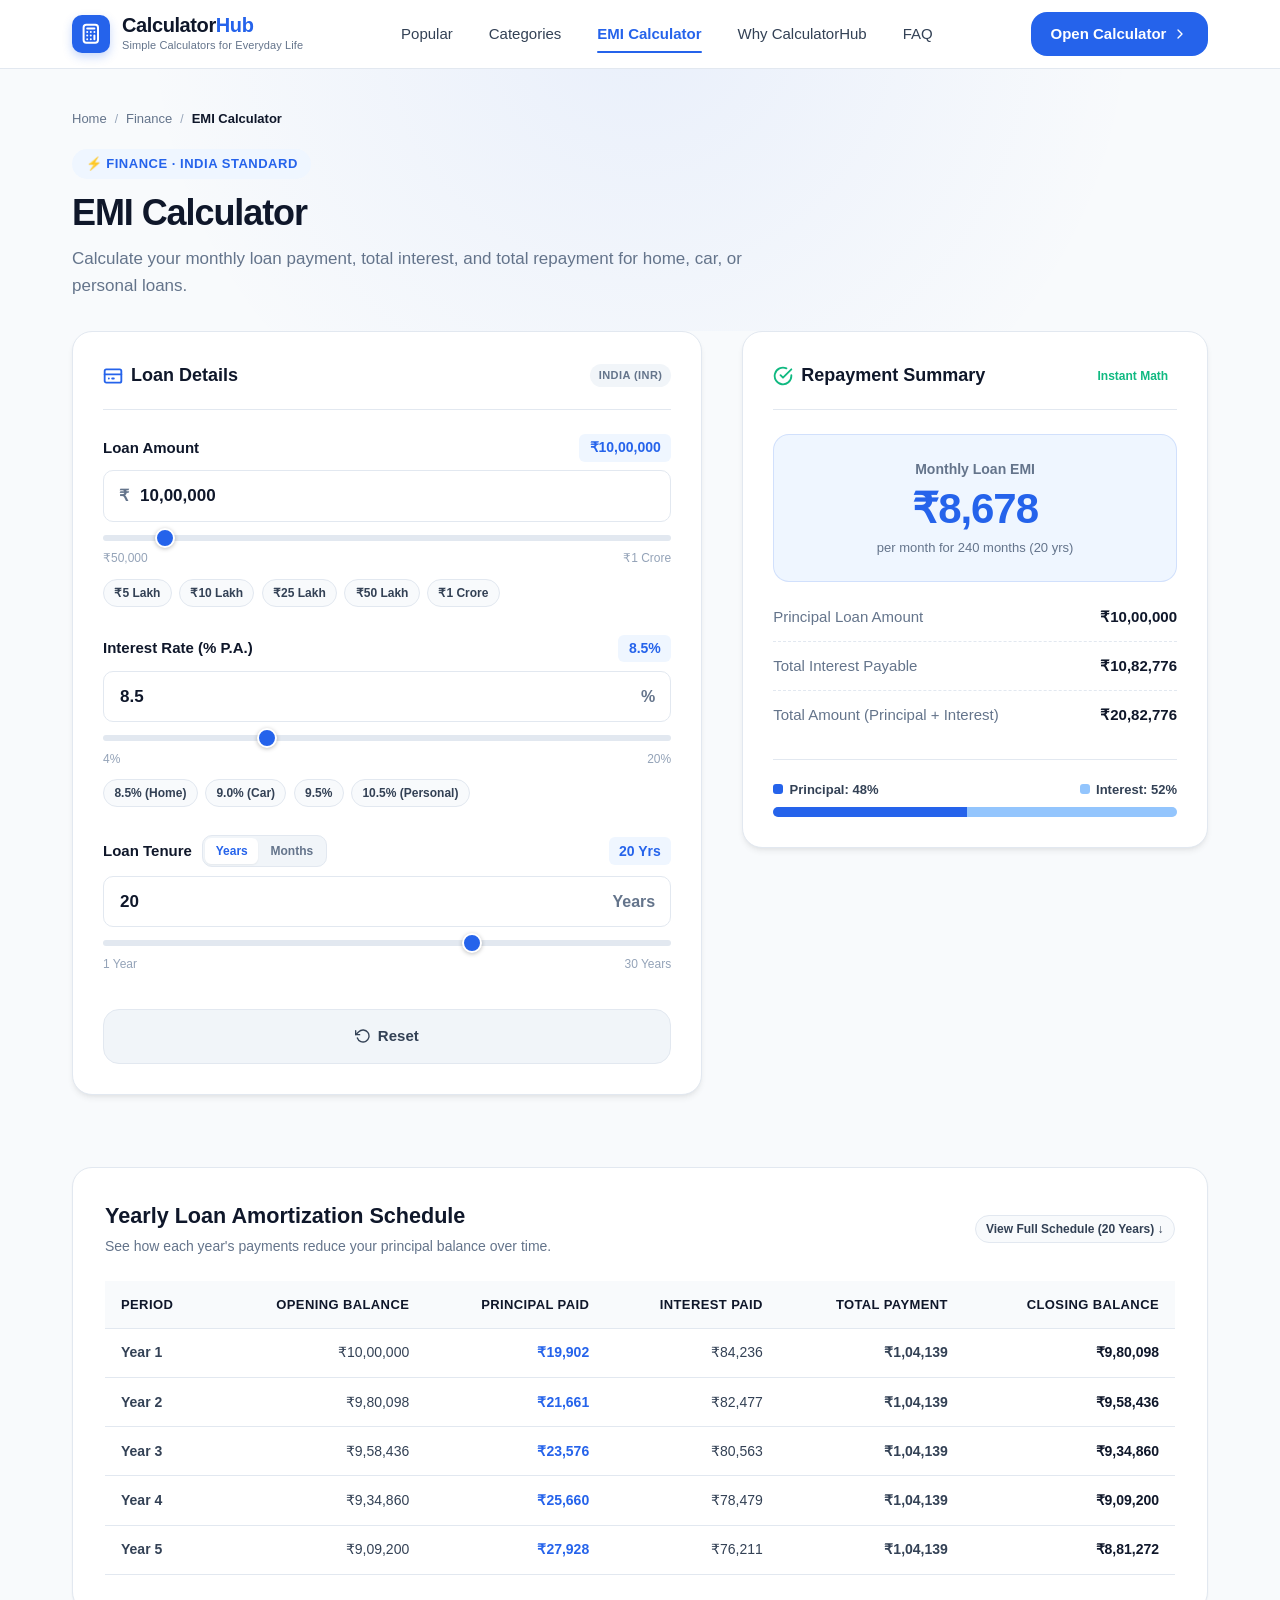
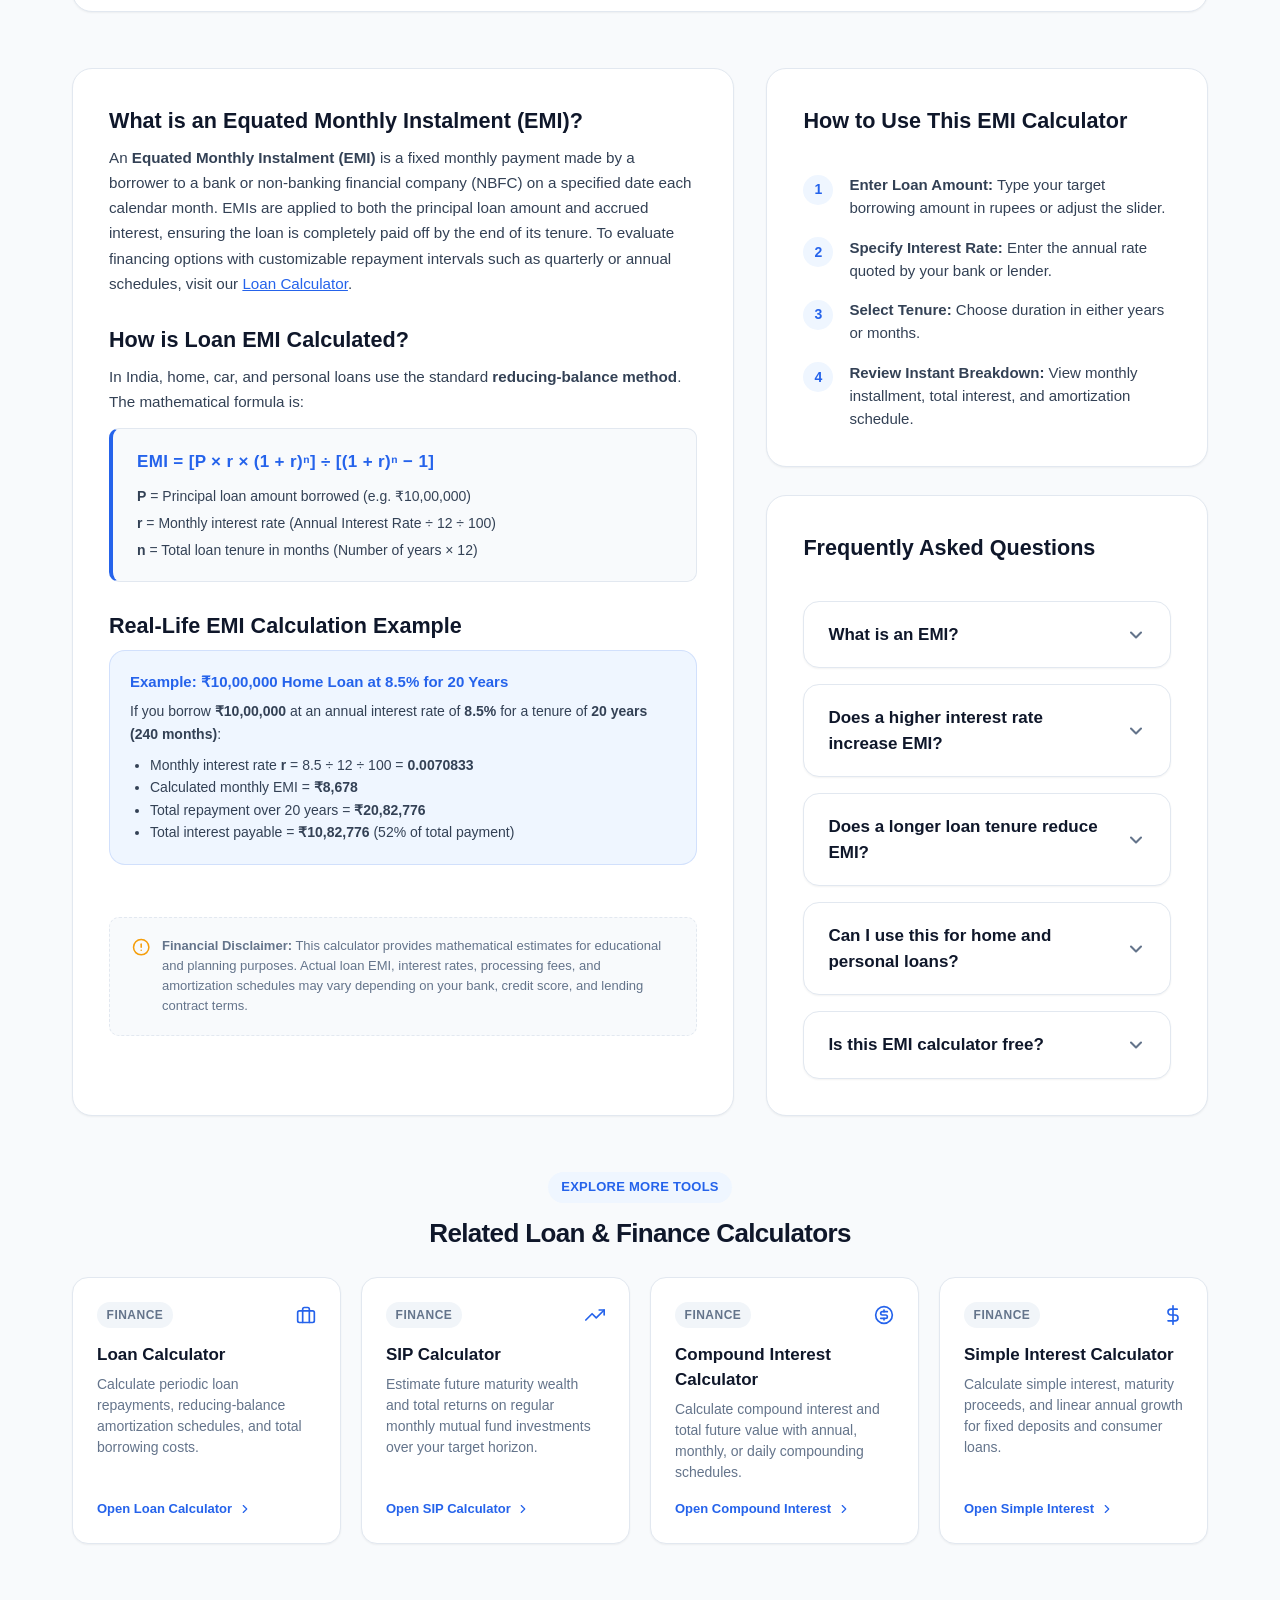
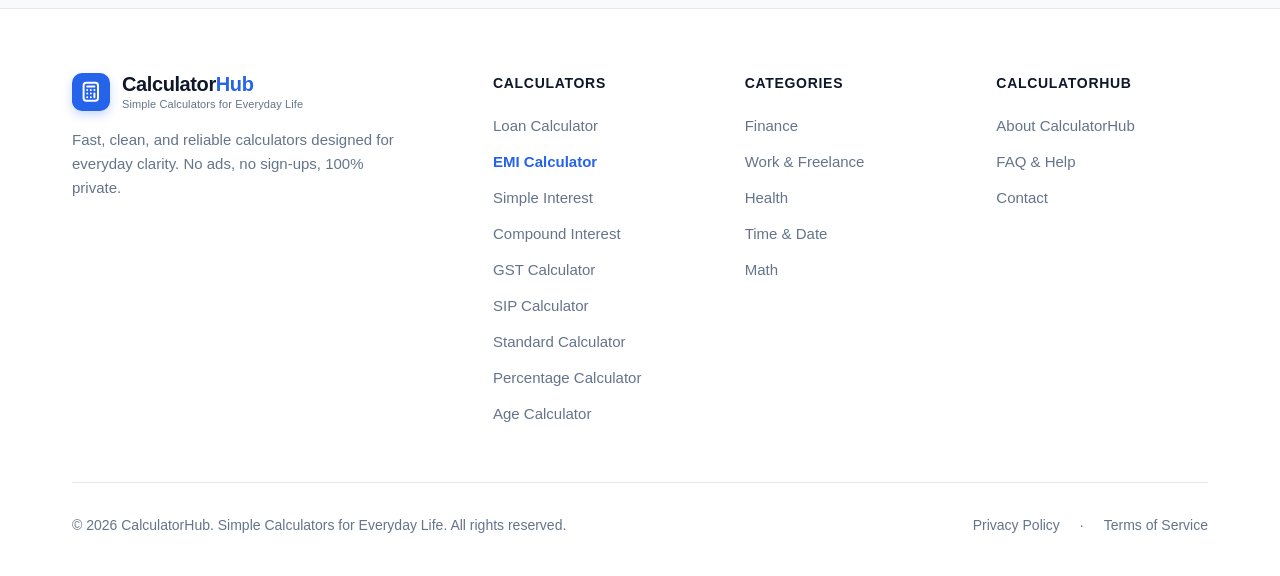
<file: calculators/emi/index.html>
<!DOCTYPE html>
<html lang="en">
<head>
  <meta charset="UTF-8">
  <meta name="viewport" content="width=device-width, initial-scale=1.0">
  <meta name="description" content="Calculate monthly equated installments (EMI), total interest payable, and amortization breakdown for home, car, and personal loans with CalculatorHub.">
  <link rel="canonical" href="https://calcuface.co.in/calculators/emi/">
  <meta property="og:title" content="EMI Calculator – Calculate Monthly Loan EMI | CalculatorHub">
  <meta property="og:description" content="Calculate monthly equated installments (EMI), total interest payable, and amortization breakdown for home, car, and personal loans with CalculatorHub.">
  <meta property="og:url" content="https://calcuface.co.in/calculators/emi/">
  <meta property="og:type" content="website">
  <meta property="og:site_name" content="CalculatorHub">
  <title>EMI Calculator – Calculate Monthly Loan EMI | CalculatorHub</title>
  <script type="application/ld+json">
  {
    "@context": "https://schema.org",
    "@graph": [
      {
        "@type": "WebPage",
        "name": "EMI Calculator – Calculate Monthly Loan EMI",
        "url": "https://calcuface.co.in/calculators/emi/",
        "description": "Calculate monthly equated installments (EMI), total interest payable, and amortization breakdown for home, car, and personal loans with CalculatorHub.",
        "breadcrumb": {
          "@type": "BreadcrumbList",
          "itemListElement": [
            {
              "@type": "ListItem",
              "position": 1,
              "name": "Home",
              "item": "https://calcuface.co.in/"
            },
            {
              "@type": "ListItem",
              "position": 2,
              "name": "Finance",
              "item": "https://calcuface.co.in/#categories"
            },
            {
              "@type": "ListItem",
              "position": 3,
              "name": "EMI Calculator",
              "item": "https://calcuface.co.in/calculators/emi/"
            }
          ]
        }
      },
      {
        "@type": "FAQPage",
        "mainEntity": [
          {
            "@type": "Question",
            "name": "What is an EMI?",
            "acceptedAnswer": {
              "@type": "Answer",
              "text": "EMI stands for Equated Monthly Instalment. It is a fixed monthly repayment amount given to a bank or lender that covers both loan principal and accrued interest."
            }
          },
          {
            "@type": "Question",
            "name": "Does a higher interest rate increase EMI?",
            "acceptedAnswer": {
              "@type": "Answer",
              "text": "Yes. A higher interest rate directly increases the monthly interest component, raising both your monthly EMI and the total interest paid over the life of the loan."
            }
          },
          {
            "@type": "Question",
            "name": "Does a longer loan tenure reduce EMI?",
            "acceptedAnswer": {
              "@type": "Answer",
              "text": "Yes. Extending your tenure spreads payments over more months, lowering your monthly EMI. However, it increases the total interest paid to the bank over time."
            }
          },
          {
            "@type": "Question",
            "name": "Can I use this for home and personal loans?",
            "acceptedAnswer": {
              "@type": "Answer",
              "text": "Yes. This calculator applies to all standard reducing-balance retail loans in India, including Home Loans, Car Loans, Education Loans, and Personal Loans."
            }
          },
          {
            "@type": "Question",
            "name": "Is this EMI calculator free?",
            "acceptedAnswer": {
              "@type": "Answer",
              "text": "Yes, 100% free with unlimited calculations. No sign-up, personal details, or app downloads are ever needed."
            }
          }
        ]
      }
    ]
  }
  </script>
  <link rel="stylesheet" href="../../css/styles.css">
  <link rel="stylesheet" href="../../css/emi.css">
  <style data-purpose="embedded-emi-styles">
/* ==========================================================================
   CalculatorHub - Modern, Responsive Stylesheet
   Design Direction: Clean light background, professional, spacious, subtle borders
   ========================================================================== */

/* --- CSS Variables & Design Tokens --- */
:root {
  /* Brand Colors */
  --primary: #2563eb;          /* Vibrant, trustworthy primary blue */
  --primary-hover: #1d4ed8;    /* Darker blue for hover states */
  --primary-light: #eff6ff;    /* Soft blue tint for icons and badges */
  --primary-ring: rgba(37, 99, 235, 0.25);

  /* Neutrals & Surfaces */
  --bg-page: #f8fafc;          /* Slate 50 - clean light page background */
  --bg-surface: #ffffff;       /* Pure white card and container surface */
  --bg-subtle: #f1f5f9;        /* Slate 100 - subtle background for tags/inputs */
  --bg-hover: #f8fafc;

  /* Typography Colors */
  --text-main: #0f172a;        /* Slate 900 - high contrast headline text */
  --text-body: #334155;        /* Slate 700 - readable body text */
  --text-muted: #64748b;       /* Slate 500 - descriptions, labels, hints */
  --text-subtle: #94a3b8;      /* Slate 400 - placeholders, borders */

  /* Borders & Dividers */
  --border-color: #e2e8f0;     /* Slate 200 - clean subtle borders */
  --border-focus: #2563eb;

  /* Accents & Status */
  --accent-green: #10b981;
  --accent-green-light: #ecfdf5;
  --accent-amber: #f59e0b;

  /* Shadows */
  --shadow-sm: 0 1px 2px 0 rgba(0, 0, 0, 0.05);
  --shadow-md: 0 4px 6px -1px rgba(0, 0, 0, 0.07), 0 2px 4px -2px rgba(0, 0, 0, 0.05);
  --shadow-lg: 0 10px 15px -3px rgba(0, 0, 0, 0.08), 0 4px 6px -4px rgba(0, 0, 0, 0.04);
  --shadow-card-hover: 0 12px 20px -3px rgba(37, 99, 235, 0.08), 0 4px 6px -4px rgba(0, 0, 0, 0.04);

  /* Radii */
  --radius-sm: 6px;
  --radius-md: 10px;
  --radius-lg: 16px;
  --radius-xl: 20px;
  --radius-full: 9999px;

  /* Transitions */
  --transition-fast: 0.15s ease;
  --transition-normal: 0.25s ease;

  /* Typography */
  --font-sans: -apple-system, BlinkMacSystemFont, "Segoe UI", Roboto, "Helvetica Neue", Arial, sans-serif;
}

/* --- Base & Reset --- */
*, *::before, *::after {
  box-sizing: border-box;
  margin: 0;
  padding: 0;
}

html {
  font-family: var(--font-sans);
  font-size: 16px;
  line-height: 1.5;
  color: var(--text-body);
  background-color: var(--bg-page);
  scroll-behavior: smooth;
  -webkit-text-size-adjust: 100%;
  overflow-x: hidden;
  max-width: 100%;
}

body {
  min-height: 100vh;
  display: flex;
  flex-direction: column;
  color: var(--text-body);
  background-color: var(--bg-page);
  overflow-x: hidden;
  max-width: 100%;
}

img, svg {
  display: block;
  max-width: 100%;
}

a {
  color: inherit;
  text-decoration: none;
  transition: color var(--transition-fast);
}

button, input, select {
  font: inherit;
}

button {
  cursor: pointer;
  border: none;
  background: none;
}

/* --- Layout Container --- */
.container {
  width: 100%;
  max-width: 1200px;
  margin-left: auto;
  margin-right: auto;
  padding-left: 1.25rem;
  padding-right: 1.25rem;
}

@media (min-width: 768px) {
  .container {
    padding-left: 2rem;
    padding-right: 2rem;
  }
}

/* --- Section Spacing --- */
.section {
  padding-top: 4rem;
  padding-bottom: 4rem;
}

@media (max-width: 640px) {
  .section {
    padding-top: 3rem;
    padding-bottom: 3rem;
  }
}

.section-header {
  text-align: center;
  max-width: 680px;
  margin: 0 auto 2.5rem auto;
}

.section-badge {
  display: inline-flex;
  align-items: center;
  gap: 0.4rem;
  padding: 0.35rem 0.85rem;
  background-color: var(--primary-light);
  color: var(--primary);
  font-size: 0.8125rem;
  font-weight: 600;
  border-radius: var(--radius-full);
  margin-bottom: 0.875rem;
  letter-spacing: 0.02em;
  text-transform: uppercase;
}

.section-title {
  font-size: 2rem;
  font-weight: 700;
  color: var(--text-main);
  letter-spacing: -0.025em;
  line-height: 1.25;
  margin-bottom: 0.75rem;
}

@media (max-width: 640px) {
  .section-title {
    font-size: 1.625rem;
  }
}

.section-description {
  font-size: 1.0625rem;
  color: var(--text-muted);
  line-height: 1.6;
}

/* --- Header & Navigation --- */
.site-header {
  position: sticky;
  top: 0;
  z-index: 50;
  background-color: rgba(255, 255, 255, 0.95);
  backdrop-filter: blur(8px);
  border-bottom: 1px solid var(--border-color);
  transition: all var(--transition-fast);
}

.nav-container {
  display: flex;
  align-items: center;
  justify-content: space-between;
  height: 4.25rem;
}

.brand-logo {
  display: flex;
  align-items: center;
  gap: 0.75rem;
  font-weight: 700;
  font-size: 1.25rem;
  color: var(--text-main);
  text-decoration: none;
  flex-shrink: 0;
}

.brand-icon-wrapper {
  width: 2.375rem;
  height: 2.375rem;
  background-color: var(--primary);
  color: #ffffff;
  border-radius: var(--radius-md);
  display: flex;
  align-items: center;
  justify-content: center;
  box-shadow: 0 4px 10px rgba(37, 99, 235, 0.25);
  flex-shrink: 0;
}

.brand-icon-wrapper svg {
  width: 1.35rem;
  height: 1.35rem;
}

.brand-text-wrapper {
  display: flex;
  flex-direction: column;
  min-width: 0;
}

.brand-name {
  line-height: 1.15;
  letter-spacing: -0.02em;
  white-space: nowrap;
}

.brand-name span {
  color: var(--primary);
}

.brand-tagline-sub {
  font-size: 0.6875rem;
  font-weight: 500;
  color: var(--text-muted);
  letter-spacing: 0.01em;
  white-space: nowrap;
}

.nav-menu {
  display: none;
  align-items: center;
  gap: 1.25rem;
  list-style: none;
}

.nav-link {
  font-size: 0.9375rem;
  font-weight: 500;
  color: var(--text-body);
  padding: 0.5rem 0.25rem;
  position: relative;
  transition: color var(--transition-fast);
  white-space: nowrap;
}

.nav-link:hover,
.nav-link:focus-visible {
  color: var(--primary);
}

.nav-link.active {
  color: var(--primary);
  font-weight: 600;
}

.nav-link.active::after {
  content: '';
  position: absolute;
  bottom: 0;
  left: 0.25rem;
  right: 0.25rem;
  height: 2px;
  background-color: var(--primary);
  border-radius: var(--radius-full);
}

.nav-actions {
  display: none;
  align-items: center;
  gap: 0.75rem;
  flex-shrink: 0;
}

.mobile-menu-btn {
  display: flex;
  align-items: center;
  justify-content: center;
  width: 2.75rem;
  height: 2.75rem;
  min-width: 44px;
  min-height: 44px;
  border-radius: var(--radius-md);
  color: var(--text-main);
  border: 1px solid var(--border-color);
  background-color: var(--bg-surface);
  transition: all var(--transition-fast);
  flex-shrink: 0;
  cursor: pointer;
  padding: 0;
}

.mobile-menu-btn:hover,
.mobile-menu-btn:focus-visible {
  background-color: var(--bg-subtle);
  border-color: var(--text-subtle);
}

.mobile-menu-btn[aria-expanded="true"] {
  background-color: var(--primary-light);
  color: var(--primary);
  border-color: #bfdbfe;
}

/* Mobile Nav Drawer */
.mobile-nav {
  display: none;
  background-color: var(--bg-surface);
  border-bottom: 1px solid var(--border-color);
  padding: 1.25rem;
}

.mobile-nav.is-open {
  display: block;
}

.mobile-nav-list {
  list-style: none;
  display: flex;
  flex-direction: column;
  gap: 0.75rem;
}

.mobile-nav-link {
  display: flex;
  align-items: center;
  min-height: 44px;
  padding: 0.75rem 1rem;
  font-size: 1rem;
  font-weight: 500;
  color: var(--text-body);
  border-radius: var(--radius-md);
  transition: background-color var(--transition-fast), color var(--transition-fast);
}

.mobile-nav-link:hover,
.mobile-nav-link:focus-visible {
  background-color: var(--primary-light);
  color: var(--primary);
}

.mobile-nav-link.active {
  background-color: var(--primary-light);
  color: var(--primary);
  font-weight: 600;
}

/* Hide brand tagline in sticky header on mobile screens to keep [Logo] [☰] clean and prevent overflow */
@media (max-width: 640px) {
  .site-header .brand-tagline-sub {
    display: none !important;
  }
}

/* Ultra-compact screens (320px - 360px) */
@media (max-width: 360px) {
  .container {
    padding-left: 0.875rem;
    padding-right: 0.875rem;
  }
  .site-header .brand-logo {
    gap: 0.5rem;
    font-size: 1.125rem;
  }
  .site-header .brand-icon-wrapper {
    width: 2.125rem;
    height: 2.125rem;
  }
}

/* Mobile & Tablet nav display (< 992px) */
@media (max-width: 991px) {
  .nav-menu {
    display: none !important;
  }
  .nav-actions {
    display: none !important;
  }
  .mobile-menu-btn {
    display: flex !important;
  }
}

/* Desktop navigation display (>= 992px) */
@media (min-width: 992px) {
  .nav-menu {
    display: flex;
    gap: 1.25rem;
  }
  .nav-actions {
    display: flex;
  }
  .mobile-menu-btn {
    display: none !important;
  }
  .mobile-nav {
    display: none !important;
  }
}

/* Tablet landscape & compact desktop (992px - 1100px) */
@media (min-width: 992px) and (max-width: 1100px) {
  .site-header .brand-tagline-sub {
    display: none;
  }
  .nav-menu {
    gap: 1rem;
  }
  .nav-link {
    font-size: 0.875rem;
  }
}

/* Wide Desktop (>= 1120px) */
@media (min-width: 1120px) {
  .nav-menu {
    gap: 1.75rem;
  }
}

/* --- Hero Section --- */
.hero-section {
  padding-top: 4.5rem;
  padding-bottom: 4.5rem;
  background: radial-gradient(circle at 50% -20%, rgba(37, 99, 235, 0.08) 0%, transparent 70%);
  text-align: center;
  position: relative;
}

@media (max-width: 640px) {
  .hero-section {
    padding-top: 3rem;
    padding-bottom: 3.5rem;
  }
}

.hero-pill {
  display: inline-flex;
  align-items: center;
  gap: 0.5rem;
  background-color: #ffffff;
  border: 1px solid var(--border-color);
  padding: 0.35rem 0.95rem;
  border-radius: var(--radius-full);
  font-size: 0.8125rem;
  font-weight: 600;
  color: var(--text-main);
  box-shadow: var(--shadow-sm);
  margin-bottom: 1.5rem;
}

.hero-pill-badge {
  background-color: var(--accent-green-light);
  color: var(--accent-green);
  font-size: 0.6875rem;
  padding: 0.15rem 0.5rem;
  border-radius: var(--radius-full);
  font-weight: 700;
  text-transform: uppercase;
  letter-spacing: 0.04em;
}

.hero-title {
  font-size: 2.75rem;
  font-weight: 800;
  color: var(--text-main);
  letter-spacing: -0.035em;
  line-height: 1.15;
  margin-bottom: 1.25rem;
  max-width: 800px;
  margin-left: auto;
  margin-right: auto;
}

@media (min-width: 768px) {
  .hero-title {
    font-size: 3.375rem;
  }
}

@media (max-width: 640px) {
  .hero-title {
    font-size: 2.125rem;
  }
}

.hero-title .highlight {
  color: var(--primary);
  position: relative;
  display: inline-block;
}

.hero-description {
  font-size: 1.1875rem;
  color: var(--text-muted);
  max-width: 620px;
  margin: 0 auto 2.25rem auto;
  line-height: 1.6;
}

@media (max-width: 640px) {
  .hero-description {
    font-size: 1rem;
  }
}

/* Search Box Container */
.search-container {
  max-width: 640px;
  margin: 0 auto 1.5rem auto;
}

.search-bar-wrapper {
  position: relative;
  display: flex;
  align-items: center;
  background-color: #ffffff;
  border: 2px solid var(--border-color);
  border-radius: var(--radius-xl);
  padding: 0.35rem 0.5rem 0.35rem 1.25rem;
  box-shadow: var(--shadow-md);
  transition: all var(--transition-normal);
}

.search-bar-wrapper:focus-within {
  border-color: var(--primary);
  box-shadow: 0 0 0 4px var(--primary-ring), var(--shadow-lg);
}

.search-icon {
  color: var(--text-subtle);
  width: 1.35rem;
  height: 1.35rem;
  flex-shrink: 0;
  margin-right: 0.75rem;
}

.search-input {
  width: 100%;
  border: none;
  background: transparent;
  font-size: 1.0625rem;
  color: var(--text-main);
  outline: none;
  padding: 0.5rem 0;
}

.search-input::placeholder {
  color: var(--text-subtle);
}

.search-clear-btn {
  display: none;
  align-items: center;
  justify-content: center;
  width: 1.75rem;
  height: 1.75rem;
  border-radius: var(--radius-full);
  color: var(--text-muted);
  background-color: var(--bg-subtle);
  margin-right: 0.5rem;
  transition: all var(--transition-fast);
}

.search-clear-btn:hover {
  background-color: var(--border-color);
  color: var(--text-main);
}

.search-clear-btn.is-active {
  display: flex;
}

.search-submit-btn {
  background-color: var(--primary);
  color: #ffffff;
  padding: 0.65rem 1.25rem;
  border-radius: var(--radius-lg);
  font-weight: 600;
  font-size: 0.9375rem;
  display: flex;
  align-items: center;
  gap: 0.35rem;
  transition: background-color var(--transition-fast), transform var(--transition-fast);
  white-space: nowrap;
}

.search-submit-btn:hover,
.search-submit-btn:focus-visible {
  background-color: var(--primary-hover);
  transform: translateY(-1px);
}

.search-submit-btn:active {
  transform: translateY(0);
}

@media (max-width: 480px) {
  .search-submit-btn {
    padding: 0.65rem 0.85rem;
  }
  .search-submit-btn span {
    display: none;
  }
}

/* Popular Suggestions */
.search-suggestions {
  display: flex;
  align-items: center;
  justify-content: center;
  flex-wrap: wrap;
  gap: 0.5rem;
  font-size: 0.875rem;
}

.suggestions-label {
  color: var(--text-muted);
  font-weight: 500;
}

.suggestion-chip {
  background-color: #ffffff;
  border: 1px solid var(--border-color);
  color: var(--text-body);
  padding: 0.25rem 0.75rem;
  border-radius: var(--radius-full);
  font-size: 0.8125rem;
  font-weight: 500;
  transition: all var(--transition-fast);
  box-shadow: var(--shadow-sm);
}

.suggestion-chip:hover,
.suggestion-chip:focus-visible {
  border-color: var(--primary);
  color: var(--primary);
  background-color: var(--primary-light);
  transform: translateY(-1px);
}

/* Search Status / Empty State */
.search-results-feedback {
  display: none;
  margin-top: 1.5rem;
  padding: 0.85rem 1.25rem;
  background-color: var(--bg-surface);
  border: 1px dashed var(--border-color);
  border-radius: var(--radius-lg);
  font-size: 0.9375rem;
  color: var(--text-muted);
  text-align: center;
}

.search-results-feedback.is-visible {
  display: block;
}

.search-results-feedback strong {
  color: var(--text-main);
}

/* --- Cards Grid: Popular Calculators --- */
.calculators-grid {
  display: grid;
  grid-template-columns: 1fr;
  gap: 1.25rem;
}

@media (min-width: 640px) {
  .calculators-grid {
    grid-template-columns: repeat(2, 1fr);
    gap: 1.5rem;
  }
}

@media (min-width: 1024px) {
  .calculators-grid {
    grid-template-columns: repeat(3, 1fr);
    gap: 1.75rem;
  }
}

/* Reusable Calculator Card */
.calc-card {
  background-color: var(--bg-surface);
  border: 1px solid var(--border-color);
  border-radius: var(--radius-lg);
  padding: 1.625rem;
  display: flex;
  flex-direction: column;
  transition: all var(--transition-normal);
  position: relative;
  box-shadow: var(--shadow-sm);
  text-decoration: none;
  color: inherit;
}

.calc-card:hover,
.calc-card:focus-visible {
  transform: translateY(-3px);
  border-color: rgba(37, 99, 235, 0.4);
  box-shadow: var(--shadow-card-hover);
}

.calc-card-top {
  display: flex;
  align-items: flex-start;
  justify-content: space-between;
  margin-bottom: 1.125rem;
}

.calc-icon-box {
  width: 3rem;
  height: 3rem;
  border-radius: var(--radius-md);
  background-color: var(--primary-light);
  color: var(--primary);
  display: flex;
  align-items: center;
  justify-content: center;
  transition: background-color var(--transition-fast), transform var(--transition-fast);
}

.calc-card:hover .calc-icon-box {
  background-color: var(--primary);
  color: #ffffff;
  transform: scale(1.04);
}

.calc-icon-box svg {
  width: 1.5rem;
  height: 1.5rem;
}

.calc-category-tag {
  font-size: 0.75rem;
  font-weight: 600;
  text-transform: uppercase;
  letter-spacing: 0.04em;
  color: var(--text-muted);
  background-color: var(--bg-subtle);
  padding: 0.25rem 0.6rem;
  border-radius: var(--radius-full);
}

.calc-card-title {
  font-size: 1.25rem;
  font-weight: 700;
  color: var(--text-main);
  margin-bottom: 0.5rem;
  letter-spacing: -0.015em;
  line-height: 1.3;
}

.calc-card-desc {
  font-size: 0.9375rem;
  color: var(--text-muted);
  line-height: 1.55;
  margin-bottom: 1.5rem;
  flex-grow: 1;
}

.calc-card-footer {
  display: flex;
  align-items: center;
  justify-content: space-between;
  padding-top: 1rem;
  border-top: 1px solid var(--border-color);
  font-size: 0.875rem;
  font-weight: 600;
  color: var(--primary);
}

.calc-card-action {
  display: inline-flex;
  align-items: center;
  gap: 0.4rem;
  transition: gap var(--transition-fast);
}

.calc-card:hover .calc-card-action {
  gap: 0.65rem;
}

.calc-card-action svg {
  width: 1rem;
  height: 1rem;
  transition: transform var(--transition-fast);
}

.calc-card:hover .calc-card-action svg {
  transform: translateX(3px);
}

/* --- Featured Calculator Preview Section --- */
.featured-section {
  background-color: #ffffff;
  border-top: 1px solid var(--border-color);
  border-bottom: 1px solid var(--border-color);
}

.featured-wrapper {
  background: linear-gradient(180deg, #ffffff 0%, var(--bg-page) 100%);
  border: 1px solid var(--border-color);
  border-radius: var(--radius-xl);
  box-shadow: var(--shadow-lg);
  overflow: hidden;
  max-width: 1040px;
  margin: 0 auto;
}

.featured-header {
  padding: 1.5rem 2rem;
  border-bottom: 1px solid var(--border-color);
  background-color: #ffffff;
  display: flex;
  align-items: center;
  justify-content: space-between;
  flex-wrap: wrap;
  gap: 1rem;
}

.featured-badge-group {
  display: flex;
  align-items: center;
  gap: 0.75rem;
}

.featured-label {
  background-color: var(--primary);
  color: #ffffff;
  font-size: 0.75rem;
  font-weight: 700;
  text-transform: uppercase;
  letter-spacing: 0.05em;
  padding: 0.25rem 0.75rem;
  border-radius: var(--radius-full);
}

.featured-calc-name {
  font-size: 1.125rem;
  font-weight: 700;
  color: var(--text-main);
}

.featured-meta {
  font-size: 0.8125rem;
  color: var(--text-muted);
  display: flex;
  align-items: center;
  gap: 0.4rem;
}

.featured-body {
  display: grid;
  grid-template-columns: 1fr;
  padding: 2rem;
  gap: 2rem;
}

@media (min-width: 860px) {
  .featured-body {
    grid-template-columns: 1.1fr 0.9fr;
    padding: 2.5rem;
    gap: 3rem;
  }
}

@media (max-width: 640px) {
  .featured-header {
    padding: 1.25rem;
  }
  .featured-body {
    padding: 1.25rem;
    gap: 1.75rem;
  }
}

/* Form Preview Side */
.featured-form {
  display: flex;
  flex-direction: column;
  gap: 1.5rem;
}

.form-group {
  display: flex;
  flex-direction: column;
  gap: 0.5rem;
}

.form-label-row {
  display: flex;
  justify-content: space-between;
  align-items: center;
}

.form-label {
  font-size: 0.875rem;
  font-weight: 600;
  color: var(--text-main);
}

.form-value-badge {
  font-size: 0.875rem;
  font-weight: 700;
  color: var(--primary);
  background-color: var(--primary-light);
  padding: 0.15rem 0.55rem;
  border-radius: var(--radius-sm);
}

.input-with-affix {
  position: relative;
  display: flex;
  align-items: center;
}

.input-prefix,
.input-suffix {
  position: absolute;
  font-size: 0.9375rem;
  font-weight: 600;
  color: var(--text-muted);
  pointer-events: none;
}

.input-prefix {
  left: 1rem;
}

.input-suffix {
  right: 1rem;
}

.form-input {
  width: 100%;
  padding: 0.75rem 1rem;
  background-color: #ffffff;
  border: 1px solid var(--border-color);
  border-radius: var(--radius-md);
  font-size: 1rem;
  font-weight: 500;
  color: var(--text-main);
  transition: all var(--transition-fast);
}

.input-has-prefix {
  padding-left: 2.25rem;
}

.input-has-suffix {
  padding-right: 2.75rem;
}

.form-input:focus {
  outline: none;
  border-color: var(--primary);
  box-shadow: 0 0 0 3px var(--primary-ring);
}

/* Range Slider */
.form-range {
  width: 100%;
  height: 6px;
  background: var(--border-color);
  border-radius: var(--radius-full);
  outline: none;
  -webkit-appearance: none;
  appearance: none;
  cursor: pointer;
  margin-top: 0.25rem;
}

.form-range::-webkit-slider-thumb {
  -webkit-appearance: none;
  appearance: none;
  width: 18px;
  height: 18px;
  border-radius: 50%;
  background: var(--primary);
  border: 2px solid #ffffff;
  box-shadow: 0 1px 3px rgba(0, 0, 0, 0.2);
  cursor: pointer;
  transition: transform var(--transition-fast);
}

.form-range::-webkit-slider-thumb:hover {
  transform: scale(1.15);
}

.range-min-max {
  display: flex;
  justify-content: space-between;
  font-size: 0.75rem;
  color: var(--text-subtle);
  margin-top: 0.25rem;
}

/* Prominent Calculate Button */
.btn-calculate {
  display: flex;
  align-items: center;
  justify-content: center;
  gap: 0.5rem;
  width: 100%;
  padding: 0.95rem 1.5rem;
  background-color: var(--primary);
  color: #ffffff;
  font-size: 1.0625rem;
  font-weight: 700;
  border-radius: var(--radius-lg);
  box-shadow: 0 4px 12px rgba(37, 99, 235, 0.25);
  transition: all var(--transition-fast);
  margin-top: 0.5rem;
}

.btn-calculate:hover,
.btn-calculate:focus-visible {
  background-color: var(--primary-hover);
  transform: translateY(-2px);
  box-shadow: 0 6px 16px rgba(37, 99, 235, 0.35);
}

.btn-calculate:active {
  transform: translateY(0);
}

.btn-calculate svg {
  width: 1.25rem;
  height: 1.25rem;
}

/* Result Preview Side */
.featured-results {
  background-color: #ffffff;
  border: 1px solid var(--border-color);
  border-radius: var(--radius-lg);
  padding: 1.75rem;
  display: flex;
  flex-direction: column;
  justify-content: space-between;
  box-shadow: var(--shadow-sm);
}

.results-top {
  display: flex;
  flex-direction: column;
}

.results-heading-row {
  display: flex;
  justify-content: space-between;
  align-items: center;
  margin-bottom: 1.25rem;
}

.results-heading {
  font-size: 0.8125rem;
  font-weight: 700;
  text-transform: uppercase;
  letter-spacing: 0.05em;
  color: var(--text-muted);
}

.results-badge-live {
  display: inline-flex;
  align-items: center;
  gap: 0.35rem;
  font-size: 0.75rem;
  font-weight: 600;
  color: var(--accent-green);
  background-color: var(--accent-green-light);
  padding: 0.2rem 0.55rem;
  border-radius: var(--radius-full);
}

.pulse-dot {
  width: 6px;
  height: 6px;
  border-radius: 50%;
  background-color: var(--accent-green);
}

.main-result-box {
  background-color: var(--primary-light);
  border: 1px solid rgba(37, 99, 235, 0.15);
  border-radius: var(--radius-md);
  padding: 1.25rem;
  margin-bottom: 1.5rem;
  text-align: center;
}

.main-result-label {
  font-size: 0.875rem;
  font-weight: 600;
  color: var(--text-muted);
  margin-bottom: 0.25rem;
}

.main-result-amount {
  font-size: 2.25rem;
  font-weight: 800;
  color: var(--primary);
  line-height: 1.1;
  letter-spacing: -0.02em;
}

.main-result-period {
  font-size: 0.8125rem;
  color: var(--text-muted);
  margin-top: 0.25rem;
}

/* Result Rows */
.result-stats-list {
  display: flex;
  flex-direction: column;
  gap: 0.85rem;
  margin-bottom: 1.5rem;
}

.result-stat-row {
  display: flex;
  justify-content: space-between;
  align-items: center;
  padding-bottom: 0.75rem;
  border-bottom: 1px dashed var(--border-color);
  font-size: 0.9375rem;
}

.result-stat-row:last-child {
  border-bottom: none;
  padding-bottom: 0;
}

.stat-label {
  color: var(--text-muted);
}

.stat-value {
  font-weight: 700;
  color: var(--text-main);
}

/* Ratio Bar */
.breakdown-bar-wrapper {
  margin-top: 0.5rem;
}

.breakdown-legend {
  display: flex;
  justify-content: space-between;
  font-size: 0.75rem;
  font-weight: 600;
  margin-bottom: 0.4rem;
}

.legend-item {
  display: flex;
  align-items: center;
  gap: 0.35rem;
}

.legend-dot {
  width: 8px;
  height: 8px;
  border-radius: 2px;
}

.legend-dot.principal {
  background-color: var(--primary);
}

.legend-dot.interest {
  background-color: #93c5fd;
}

.breakdown-bar {
  display: flex;
  height: 8px;
  border-radius: var(--radius-full);
  overflow: hidden;
  background-color: var(--bg-subtle);
}

.bar-segment.principal {
  width: 48%;
  background-color: var(--primary);
}

.bar-segment.interest {
  width: 52%;
  background-color: #93c5fd;
}

.results-footer-note {
  margin-top: 1.25rem;
  font-size: 0.75rem;
  color: var(--text-subtle);
  text-align: center;
  display: flex;
  align-items: center;
  justify-content: center;
  gap: 0.35rem;
}

/* --- Browse by Category Section --- */
.category-grid {
  display: grid;
  grid-template-columns: 1fr;
  gap: 1.25rem;
}

@media (min-width: 640px) {
  .category-grid {
    grid-template-columns: repeat(2, 1fr);
    gap: 1.5rem;
  }
}

@media (min-width: 1024px) {
  .category-grid {
    grid-template-columns: repeat(3, 1fr);
    gap: 1.75rem;
  }
}

/* Reusable Category Card */
.category-card {
  background-color: var(--bg-surface);
  border: 1px solid var(--border-color);
  border-radius: var(--radius-lg);
  padding: 1.75rem;
  display: flex;
  flex-direction: column;
  transition: all var(--transition-normal);
  text-decoration: none;
  color: inherit;
  box-shadow: var(--shadow-sm);
  position: relative;
}

.category-card:hover,
.category-card:focus-visible {
  transform: translateY(-3px);
  border-color: rgba(37, 99, 235, 0.4);
  box-shadow: var(--shadow-card-hover);
}

.category-header {
  display: flex;
  align-items: center;
  justify-content: space-between;
  margin-bottom: 1.25rem;
}

.category-icon-box {
  width: 3.25rem;
  height: 3.25rem;
  border-radius: var(--radius-md);
  background-color: var(--bg-subtle);
  color: var(--text-main);
  display: flex;
  align-items: center;
  justify-content: center;
  transition: all var(--transition-fast);
}

.category-card:hover .category-icon-box {
  background-color: var(--primary-light);
  color: var(--primary);
}

.category-icon-box svg {
  width: 1.65rem;
  height: 1.65rem;
}

.category-count {
  font-size: 0.8125rem;
  font-weight: 600;
  color: var(--primary);
  background-color: var(--primary-light);
  padding: 0.25rem 0.65rem;
  border-radius: var(--radius-full);
}

.category-title {
  font-size: 1.25rem;
  font-weight: 700;
  color: var(--text-main);
  margin-bottom: 0.5rem;
}

.category-desc {
  font-size: 0.9375rem;
  color: var(--text-muted);
  line-height: 1.55;
  margin-bottom: 1.25rem;
  flex-grow: 1;
}

.category-link-text {
  font-size: 0.875rem;
  font-weight: 600;
  color: var(--primary);
  display: inline-flex;
  align-items: center;
  gap: 0.35rem;
  transition: gap var(--transition-fast);
}

.category-card:hover .category-link-text {
  gap: 0.6rem;
}

.category-link-text svg {
  width: 0.95rem;
  height: 0.95rem;
}

/* --- Why CalculatorHub Section --- */
.why-section {
  background-color: #ffffff;
  border-top: 1px solid var(--border-color);
  border-bottom: 1px solid var(--border-color);
}

.features-grid {
  display: grid;
  grid-template-columns: 1fr;
  gap: 1.5rem;
}

@media (min-width: 640px) {
  .features-grid {
    grid-template-columns: repeat(2, 1fr);
  }
}

@media (min-width: 1024px) {
  .features-grid {
    grid-template-columns: repeat(5, 1fr);
    gap: 1.25rem;
  }
}

.feature-card {
  background-color: var(--bg-page);
  border: 1px solid var(--border-color);
  border-radius: var(--radius-lg);
  padding: 1.75rem 1.25rem;
  text-align: center;
  display: flex;
  flex-direction: column;
  align-items: center;
  transition: all var(--transition-normal);
}

.feature-card:hover {
  transform: translateY(-2px);
  border-color: rgba(37, 99, 235, 0.3);
  background-color: #ffffff;
  box-shadow: var(--shadow-md);
}

.feature-icon-wrapper {
  width: 3.5rem;
  height: 3.5rem;
  border-radius: 50%;
  background-color: #ffffff;
  border: 1px solid var(--border-color);
  color: var(--primary);
  display: flex;
  align-items: center;
  justify-content: center;
  margin-bottom: 1.25rem;
  box-shadow: var(--shadow-sm);
  transition: all var(--transition-fast);
}

.feature-card:hover .feature-icon-wrapper {
  background-color: var(--primary);
  color: #ffffff;
  border-color: var(--primary);
}

.feature-icon-wrapper svg {
  width: 1.65rem;
  height: 1.65rem;
}

.feature-title {
  font-size: 1.0625rem;
  font-weight: 700;
  color: var(--text-main);
  margin-bottom: 0.5rem;
}

.feature-desc {
  font-size: 0.875rem;
  color: var(--text-muted);
  line-height: 1.5;
}

/* --- FAQ Section --- */
.faq-container {
  max-width: 800px;
  margin: 0 auto;
}

.faq-list {
  display: flex;
  flex-direction: column;
  gap: 1rem;
}

.faq-item {
  background-color: var(--bg-surface);
  border: 1px solid var(--border-color);
  border-radius: var(--radius-lg);
  overflow: hidden;
  box-shadow: var(--shadow-sm);
  transition: border-color var(--transition-fast);
}

.faq-item.is-expanded {
  border-color: rgba(37, 99, 235, 0.4);
}

.faq-trigger {
  width: 100%;
  padding: 1.25rem 1.5rem;
  display: flex;
  align-items: center;
  justify-content: space-between;
  gap: 1rem;
  text-align: left;
  font-size: 1.0625rem;
  font-weight: 600;
  color: var(--text-main);
  background-color: transparent;
  transition: background-color var(--transition-fast);
}

.faq-trigger:hover,
.faq-trigger:focus-visible {
  background-color: var(--bg-page);
  color: var(--primary);
}

.faq-chevron {
  width: 1.25rem;
  height: 1.25rem;
  color: var(--text-muted);
  flex-shrink: 0;
  transition: transform var(--transition-normal), color var(--transition-fast);
}

.faq-item.is-expanded .faq-chevron {
  transform: rotate(180deg);
  color: var(--primary);
}

.faq-content {
  max-height: 0;
  overflow: hidden;
  transition: max-height 0.3s cubic-bezier(0, 1, 0, 1);
  padding: 0 1.5rem;
}

.faq-item.is-expanded .faq-content {
  max-height: 500px;
  transition: max-height 0.3s ease-in-out;
}

.faq-body {
  padding-bottom: 1.25rem;
  font-size: 0.9375rem;
  color: var(--text-body);
  line-height: 1.65;
}

/* --- Call To Action Banner --- */
.cta-banner {
  background: linear-gradient(135deg, #1e40af 0%, #2563eb 100%);
  border-radius: var(--radius-xl);
  padding: 3rem 2rem;
  color: #ffffff;
  text-align: center;
  margin-top: 2rem;
  box-shadow: 0 10px 25px -5px rgba(37, 99, 235, 0.35);
}

@media (max-width: 640px) {
  .cta-banner {
    padding: 2.25rem 1.25rem;
  }
}

.cta-title {
  font-size: 2rem;
  font-weight: 800;
  margin-bottom: 0.75rem;
  letter-spacing: -0.02em;
}

@media (max-width: 640px) {
  .cta-title {
    font-size: 1.625rem;
  }
}

.cta-desc {
  font-size: 1.0625rem;
  color: #dbeafe;
  max-width: 580px;
  margin: 0 auto 1.75rem auto;
  line-height: 1.6;
}

.cta-button {
  display: inline-flex;
  align-items: center;
  gap: 0.5rem;
  background-color: #ffffff;
  color: var(--primary);
  font-weight: 700;
  font-size: 1rem;
  padding: 0.85rem 1.75rem;
  border-radius: var(--radius-lg);
  box-shadow: var(--shadow-md);
  transition: all var(--transition-fast);
}

.cta-button:hover,
.cta-button:focus-visible {
  background-color: #f8fafc;
  transform: translateY(-2px);
  box-shadow: var(--shadow-lg);
}

/* --- Footer --- */
.site-footer {
  background-color: #ffffff;
  border-top: 1px solid var(--border-color);
  padding-top: 4rem;
  padding-bottom: 2.5rem;
  margin-top: auto;
}

.footer-top {
  display: grid;
  grid-template-columns: 1fr;
  gap: 2.5rem;
  margin-bottom: 3.5rem;
}

@media (min-width: 768px) {
  .footer-top {
    grid-template-columns: 1.8fr 1fr 1fr 1fr;
  }
}

.footer-brand {
  max-width: 340px;
}

.footer-desc {
  font-size: 0.9375rem;
  color: var(--text-muted);
  line-height: 1.6;
  margin-top: 1rem;
  margin-bottom: 1.25rem;
}

.footer-badges {
  display: flex;
  flex-wrap: wrap;
  gap: 0.5rem;
}

.footer-trust-badge {
  font-size: 0.75rem;
  font-weight: 600;
  color: var(--text-body);
  background-color: var(--bg-page);
  border: 1px solid var(--border-color);
  padding: 0.25rem 0.65rem;
  border-radius: var(--radius-full);
}

.footer-heading {
  font-size: 0.875rem;
  font-weight: 700;
  color: var(--text-main);
  text-transform: uppercase;
  letter-spacing: 0.05em;
  margin-bottom: 1.25rem;
}

.footer-links-list {
  list-style: none;
  display: flex;
  flex-direction: column;
  gap: 0.75rem;
}

.footer-link {
  font-size: 0.9375rem;
  color: var(--text-muted);
  transition: color var(--transition-fast), padding-left var(--transition-fast);
  display: inline-block;
}

.footer-link:hover,
.footer-link:focus-visible {
  color: var(--primary);
  padding-left: 0.25rem;
}

.footer-bottom {
  padding-top: 2rem;
  border-top: 1px solid var(--border-color);
  display: flex;
  flex-direction: column;
  gap: 1rem;
  align-items: center;
  text-align: center;
  font-size: 0.875rem;
  color: var(--text-muted);
}

@media (min-width: 640px) {
  .footer-bottom {
    flex-direction: row;
    justify-content: space-between;
    text-align: left;
  }
}

.footer-legal-links {
  display: flex;
  gap: 1.25rem;
}

.footer-legal-links a:hover {
  color: var(--primary);
}

/* --- Accessibility & Focus Rings --- */
:focus-visible {
  outline: 2px solid var(--primary);
  outline-offset: 2px;
}

/* Screen reader only utility */
.sr-only {
  position: absolute;
  width: 1px;
  height: 1px;
  padding: 0;
  margin: -1px;
  overflow: hidden;
  clip: rect(0, 0, 0, 0);
  white-space: nowrap;
  border-width: 0;
}

/* ==========================================================================
   CalculatorHub - EMI Calculator Stylesheet
   Theme: CalculatorHub Light Master Design System
   Compatible with: styles.css tokens & components
   ========================================================================== */

/* --- Breadcrumbs --- */
.breadcrumb-nav {
  display: flex;
  align-items: center;
  flex-wrap: wrap;
  gap: 0.5rem;
  font-size: 0.8125rem;
  color: var(--text-muted);
  margin-bottom: 1.25rem;
}

.breadcrumb-link {
  color: var(--text-muted);
  transition: color var(--transition-fast);
}

.breadcrumb-link:hover {
  color: var(--primary);
}

.breadcrumb-separator {
  color: var(--text-subtle);
  font-size: 0.75rem;
}

.breadcrumb-current {
  color: var(--text-main);
  font-weight: 600;
}

/* --- Hero Intro --- */
.emi-hero {
  padding-top: 2.5rem;
  padding-bottom: 2rem;
  background: radial-gradient(circle at 50% -20%, rgba(37, 99, 235, 0.07) 0%, transparent 70%);
}

@media (max-width: 640px) {
  .emi-hero {
    padding-top: 1.75rem;
    padding-bottom: 1.5rem;
  }
}

.emi-badge {
  display: inline-flex;
  align-items: center;
  gap: 0.4rem;
  padding: 0.35rem 0.85rem;
  background-color: var(--primary-light);
  color: var(--primary);
  font-size: 0.8125rem;
  font-weight: 700;
  border-radius: var(--radius-full);
  margin-bottom: 0.75rem;
  letter-spacing: 0.04em;
  text-transform: uppercase;
}

.emi-page-title {
  font-size: 2.25rem;
  font-weight: 800;
  color: var(--text-main);
  letter-spacing: -0.03em;
  line-height: 1.2;
  margin-bottom: 0.65rem;
}

@media (max-width: 640px) {
  .emi-page-title {
    font-size: 1.875rem;
  }
}

.emi-page-subtitle {
  font-size: 1.0625rem;
  color: var(--text-muted);
  max-width: 680px;
  line-height: 1.6;
}

/* --- Main Calculator Layout --- */
.emi-calc-section {
  padding-bottom: 3.5rem;
}

.emi-calc-grid {
  display: grid;
  grid-template-columns: 1fr;
  gap: 2rem;
  align-items: start;
}

@media (min-width: 1024px) {
  .emi-calc-grid {
    grid-template-columns: 1.15fr 0.85fr;
    gap: 2.5rem;
  }
}

/* Card Shell */
.emi-card {
  background-color: var(--bg-surface);
  border: 1px solid var(--border-color);
  border-radius: var(--radius-xl);
  padding: 1.875rem;
  box-shadow: var(--shadow-md);
  position: relative;
}

@media (max-width: 640px) {
  .emi-card {
    padding: 1.25rem;
  }
}

.emi-card-header {
  display: flex;
  align-items: center;
  justify-content: space-between;
  padding-bottom: 1.25rem;
  margin-bottom: 1.5rem;
  border-bottom: 1px solid var(--border-color);
}

.emi-card-title {
  font-size: 1.125rem;
  font-weight: 700;
  color: var(--text-main);
  display: flex;
  align-items: center;
  gap: 0.5rem;
}

.emi-tag-india {
  font-size: 0.6875rem;
  font-weight: 700;
  background-color: var(--bg-subtle);
  color: var(--text-muted);
  padding: 0.2rem 0.55rem;
  border-radius: var(--radius-full);
  letter-spacing: 0.04em;
}

/* --- Form Groups & Input Controls --- */
.emi-form {
  display: flex;
  flex-direction: column;
  gap: 1.75rem;
}

.emi-input-group {
  display: flex;
  flex-direction: column;
  gap: 0.55rem;
}

.emi-label-row {
  display: flex;
  justify-content: space-between;
  align-items: center;
}

.emi-label {
  font-size: 0.9375rem;
  font-weight: 600;
  color: var(--text-main);
}

.emi-value-pill {
  font-size: 0.875rem;
  font-weight: 700;
  color: var(--primary);
  background-color: var(--primary-light);
  padding: 0.2rem 0.65rem;
  border-radius: var(--radius-sm);
  font-family: var(--font-mono);
}

.emi-input-wrapper {
  position: relative;
  display: flex;
  align-items: center;
}

.emi-affix {
  position: absolute;
  font-size: 1rem;
  font-weight: 600;
  color: var(--text-muted);
  pointer-events: none;
  user-select: none;
}

.emi-prefix {
  left: 1rem;
}

.emi-suffix {
  right: 1rem;
}

.emi-input-text {
  width: 100%;
  padding: 0.75rem 1rem;
  background-color: #ffffff;
  border: 1px solid var(--border-color);
  border-radius: var(--radius-md);
  font-size: 1.0625rem;
  font-weight: 600;
  color: var(--text-main);
  transition: all var(--transition-fast);
}

.emi-input-text:focus {
  outline: none;
  border-color: var(--primary);
  box-shadow: 0 0 0 3px var(--primary-ring);
}

.has-prefix {
  padding-left: 2.25rem;
}

.has-suffix {
  padding-right: 2.75rem;
}

/* Range Slider */
.emi-range-slider {
  width: 100%;
  height: 6px;
  background: var(--border-color);
  border-radius: var(--radius-full);
  outline: none;
  -webkit-appearance: none;
  appearance: none;
  cursor: pointer;
  margin-top: 0.25rem;
}

.emi-range-slider::-webkit-slider-thumb {
  -webkit-appearance: none;
  appearance: none;
  width: 20px;
  height: 20px;
  border-radius: 50%;
  background: var(--primary);
  border: 2px solid #ffffff;
  box-shadow: 0 1px 4px rgba(0, 0, 0, 0.25);
  cursor: pointer;
  transition: transform var(--transition-fast), background-color var(--transition-fast);
}

.emi-range-slider::-webkit-slider-thumb:hover {
  transform: scale(1.15);
  background: var(--primary-hover);
}

.emi-range-legend {
  display: flex;
  justify-content: space-between;
  font-size: 0.75rem;
  color: var(--text-subtle);
  font-weight: 500;
}

/* Quick Select Chips */
.quick-chips-row {
  display: flex;
  flex-wrap: wrap;
  gap: 0.45rem;
  margin-top: 0.15rem;
}

.quick-chip {
  background-color: var(--bg-page);
  border: 1px solid var(--border-color);
  color: var(--text-body);
  font-size: 0.75rem;
  font-weight: 600;
  padding: 0.25rem 0.65rem;
  border-radius: var(--radius-full);
  transition: all var(--transition-fast);
}

.quick-chip:hover {
  background-color: var(--primary-light);
  color: var(--primary);
  border-color: #bfdbfe;
}

/* Tenure Switcher Toggle (Years / Months) */
.tenure-unit-toggle {
  display: inline-flex;
  background-color: var(--bg-subtle);
  border: 1px solid var(--border-color);
  border-radius: var(--radius-md);
  padding: 2px;
  gap: 2px;
}

.tenure-btn {
  padding: 0.25rem 0.65rem;
  font-size: 0.75rem;
  font-weight: 600;
  color: var(--text-muted);
  border-radius: var(--radius-sm);
  transition: all var(--transition-fast);
}

.tenure-btn.is-active {
  background-color: #ffffff;
  color: var(--primary);
  box-shadow: var(--shadow-sm);
}

/* Form Action Buttons */
.emi-actions-row {
  display: flex;
  gap: 0.75rem;
  margin-top: 0.5rem;
}

.btn-calc-submit {
  flex: 2;
  display: flex;
  align-items: center;
  justify-content: center;
  gap: 0.5rem;
  padding: 0.95rem 1.5rem;
  background-color: var(--primary);
  color: #ffffff;
  font-size: 1.0625rem;
  font-weight: 700;
  border-radius: var(--radius-lg);
  box-shadow: 0 4px 12px rgba(37, 99, 235, 0.25);
  transition: all var(--transition-fast);
}

.btn-calc-submit:hover,
.btn-calc-submit:focus-visible {
  background-color: var(--primary-hover);
  transform: translateY(-2px);
  box-shadow: 0 6px 16px rgba(37, 99, 235, 0.35);
}

.btn-calc-submit:active {
  transform: translateY(0);
}

.btn-calc-reset {
  flex: 1;
  display: flex;
  align-items: center;
  justify-content: center;
  gap: 0.4rem;
  padding: 0.95rem 1rem;
  background-color: var(--bg-subtle);
  color: var(--text-body);
  font-size: 0.9375rem;
  font-weight: 600;
  border-radius: var(--radius-lg);
  border: 1px solid var(--border-color);
  transition: all var(--transition-fast);
}

.btn-calc-reset:hover {
  background-color: #e2e8f0;
  color: var(--text-main);
}

/* --- Results Card (Right Column) --- */
.emi-results-card {
  display: flex;
  flex-direction: column;
  justify-content: space-between;
}

.emi-main-result-box {
  background-color: var(--primary-light);
  border: 1px solid rgba(37, 99, 235, 0.15);
  border-radius: var(--radius-lg);
  padding: 1.5rem;
  text-align: center;
  margin-bottom: 1.5rem;
}

.emi-result-label {
  font-size: 0.875rem;
  font-weight: 600;
  color: var(--text-muted);
  margin-bottom: 0.35rem;
}

.emi-result-amount {
  font-size: 2.625rem;
  font-weight: 800;
  color: var(--primary);
  line-height: 1.1;
  letter-spacing: -0.025em;
  font-family: var(--font-sans);
}

@media (max-width: 480px) {
  .emi-result-amount {
    font-size: 2.125rem;
  }
}

.emi-result-period {
  font-size: 0.8125rem;
  color: var(--text-muted);
  margin-top: 0.35rem;
}

/* Stats Rows */
.emi-stats-list {
  display: flex;
  flex-direction: column;
  gap: 0.85rem;
  margin-bottom: 1.5rem;
}

.emi-stat-row {
  display: flex;
  justify-content: space-between;
  align-items: center;
  padding-bottom: 0.75rem;
  border-bottom: 1px dashed var(--border-color);
  font-size: 0.9375rem;
}

.emi-stat-row:last-child {
  border-bottom: none;
  padding-bottom: 0;
}

.emi-stat-label {
  color: var(--text-muted);
}

.emi-stat-val {
  font-weight: 700;
  color: var(--text-main);
  font-family: var(--font-sans);
}

/* Visual Breakdown Ratio Bar */
.emi-breakdown-wrapper {
  margin-top: 0.5rem;
  padding-top: 1.25rem;
  border-top: 1px solid var(--border-color);
}

.emi-breakdown-header {
  display: flex;
  justify-content: space-between;
  font-size: 0.8125rem;
  font-weight: 600;
  margin-bottom: 0.5rem;
}

.breakdown-legend-item {
  display: flex;
  align-items: center;
  gap: 0.4rem;
}

.legend-dot-sq {
  width: 10px;
  height: 10px;
  border-radius: 3px;
}

.legend-dot-sq.principal {
  background-color: var(--primary);
}

.legend-dot-sq.interest {
  background-color: #93c5fd;
}

.breakdown-bar-track {
  display: flex;
  height: 10px;
  border-radius: var(--radius-full);
  overflow: hidden;
  background-color: var(--bg-subtle);
}

.bar-segment-principal {
  background-color: var(--primary);
  transition: width 0.3s ease;
}

.bar-segment-interest {
  background-color: #93c5fd;
  transition: width 0.3s ease;
}

/* --- Amortization Schedule Section --- */
.amortization-section {
  padding-top: 1rem;
  padding-bottom: 3.5rem;
}

.amortization-card {
  background-color: var(--bg-surface);
  border: 1px solid var(--border-color);
  border-radius: var(--radius-xl);
  padding: 2rem;
  box-shadow: var(--shadow-sm);
}

@media (max-width: 640px) {
  .amortization-card {
    padding: 1.25rem;
  }
}

.amortization-header {
  display: flex;
  flex-direction: column;
  gap: 0.5rem;
  margin-bottom: 1.5rem;
}

@media (min-width: 640px) {
  .amortization-header {
    flex-direction: row;
    justify-content: space-between;
    align-items: center;
  }
}

.amortization-title {
  font-size: 1.35rem;
  font-weight: 700;
  color: var(--text-main);
}

.table-responsive {
  width: 100%;
  max-width: 100%;
  overflow-x: auto;
  -webkit-overflow-scrolling: touch;
  overscroll-behavior-x: contain;
  display: block;
  scrollbar-width: thin;
  padding-bottom: 0.25rem;
}

.amort-table {
  width: 100%;
  min-width: 540px;
  border-collapse: collapse;
  text-align: right;
  font-size: 0.875rem;
}

.amort-table th,
.amort-table td {
  padding: 0.85rem 1rem;
  border-bottom: 1px solid var(--border-color);
  white-space: nowrap;
}

.amort-table th {
  background-color: var(--bg-page);
  color: var(--text-main);
  font-weight: 700;
  font-size: 0.8125rem;
  text-transform: uppercase;
  letter-spacing: 0.03em;
}

.amort-table th:first-child,
.amort-table td:first-child {
  text-align: left;
}

.amort-table tr:hover td {
  background-color: var(--primary-light);
}

.amort-table td {
  color: var(--text-body);
}

.amort-table td.highlight-balance {
  font-weight: 600;
  color: var(--text-main);
}

.amort-table td.principal-col {
  color: var(--primary);
  font-weight: 600;
}

/* --- Educational & Content Cards --- */
.content-section {
  padding-bottom: 3.5rem;
}

.content-grid {
  display: grid;
  grid-template-columns: 1fr;
  gap: 2rem;
}

@media (min-width: 1024px) {
  .content-grid {
    grid-template-columns: 1.2fr 0.8fr;
  }
}

.article-card {
  background-color: var(--bg-surface);
  border: 1px solid var(--border-color);
  border-radius: var(--radius-xl);
  padding: 2.25rem;
  box-shadow: var(--shadow-sm);
  display: flex;
  flex-direction: column;
  gap: 1.75rem;
}

@media (max-width: 640px) {
  .article-card {
    padding: 1.35rem;
  }
}

.article-heading {
  font-size: 1.35rem;
  font-weight: 700;
  color: var(--text-main);
  margin-bottom: 0.5rem;
}

.article-p {
  font-size: 0.95rem;
  line-height: 1.65;
  color: var(--text-body);
}

/* Formula Box */
.formula-box {
  background-color: var(--bg-page);
  border: 1px solid var(--border-color);
  border-left: 4px solid var(--primary);
  border-radius: var(--radius-md);
  padding: 1.25rem 1.5rem;
}

.formula-display {
  font-family: var(--font-mono);
  font-size: 1.0625rem;
  font-weight: 700;
  color: var(--primary);
  margin-bottom: 0.75rem;
  letter-spacing: 0.02em;
}

.formula-vars-list {
  display: flex;
  flex-direction: column;
  gap: 0.35rem;
  font-size: 0.875rem;
  color: var(--text-body);
}

/* Example Walkthrough Card */
.example-highlight-box {
  background-color: var(--primary-light);
  border: 1px solid rgba(37, 99, 235, 0.15);
  border-radius: var(--radius-lg);
  padding: 1.25rem;
}

.example-title {
  font-size: 0.9375rem;
  font-weight: 700;
  color: var(--primary);
  margin-bottom: 0.4rem;
}

/* Steps List */
.steps-list {
  display: flex;
  flex-direction: column;
  gap: 1rem;
  counter-reset: emi-steps;
}

.step-item {
  display: flex;
  gap: 1rem;
  align-items: flex-start;
}

.step-number {
  counter-increment: emi-steps;
  width: 1.875rem;
  height: 1.875rem;
  border-radius: 50%;
  background-color: var(--primary-light);
  color: var(--primary);
  font-weight: 700;
  font-size: 0.875rem;
  display: flex;
  align-items: center;
  justify-content: center;
  flex-shrink: 0;
  margin-top: 0.1rem;
}

.step-text {
  font-size: 0.9375rem;
  color: var(--text-body);
  line-height: 1.55;
}

/* Related Calculators Grid */
.related-section {
  padding-bottom: 4rem;
}

.related-grid {
  display: grid;
  grid-template-columns: 1fr;
  gap: 1.25rem;
}

@media (min-width: 640px) {
  .related-grid {
    grid-template-columns: repeat(2, 1fr);
  }
}

@media (min-width: 1024px) {
  .related-grid {
    grid-template-columns: repeat(3, 1fr);
  }
}

.related-card {
  background-color: var(--bg-surface);
  border: 1px solid var(--border-color);
  border-radius: var(--radius-lg);
  padding: 1.5rem;
  display: flex;
  flex-direction: column;
  transition: all var(--transition-normal);
  box-shadow: var(--shadow-sm);
  text-decoration: none;
  color: inherit;
}

.related-card:hover {
  transform: translateY(-3px);
  border-color: rgba(37, 99, 235, 0.4);
  box-shadow: var(--shadow-card-hover);
}

.related-header {
  display: flex;
  justify-content: space-between;
  align-items: center;
  margin-bottom: 0.85rem;
}

.related-title {
  font-size: 1.0625rem;
  font-weight: 700;
  color: var(--text-main);
  margin-bottom: 0.4rem;
}

.related-desc {
  font-size: 0.875rem;
  color: var(--text-muted);
  line-height: 1.5;
  margin-bottom: 1rem;
  flex-grow: 1;
}

.related-action {
  font-size: 0.8125rem;
  font-weight: 600;
  color: var(--primary);
  display: inline-flex;
  align-items: center;
  gap: 0.35rem;
}

/* Disclaimer Box */
.disclaimer-card {
  background-color: var(--bg-page);
  border: 1px dashed var(--border-color);
  border-radius: var(--radius-md);
  padding: 1.15rem 1.35rem;
  font-size: 0.8125rem;
  color: var(--text-muted);
  line-height: 1.55;
  display: flex;
  align-items: flex-start;
  gap: 0.75rem;
  margin-top: 1.5rem;
}

.disclaimer-card svg {
  width: 1.15rem;
  height: 1.15rem;
  flex-shrink: 0;
  margin-top: 0.1rem;
  color: var(--accent-amber);
}

/* Responsive adjustments for compact screens (320px - 480px) */
@media (max-width: 480px) {
  .formula-display {
    font-size: 0.9375rem;
  }
}

@media (max-width: 440px) {
  .emi-actions-row {
    flex-direction: column;
  }
  .btn-calc-submit,
  .btn-calc-reset {
    width: 100%;
  }
}

@media (max-width: 360px) {
  .emi-card {
    padding: 1rem 0.875rem;
  }
  .amortization-card {
    padding: 1rem 0.75rem;
  }
  .emi-result-amount {
    font-size: 1.875rem;
  }
  .formula-box {
    padding: 0.875rem;
    overflow-x: auto;
    -webkit-overflow-scrolling: touch;
  }
  .formula-display {
    font-size: 0.8125rem;
  }
}

  </style>
</head>
<body>

  <!-- =========================================================================
       Site Header (Matches CalculatorHub Master Header)
       ========================================================================= -->
  <header class="site-header">
    <div class="container nav-container">
      <!-- Brand Logo -->
      <a href="/" class="brand-logo" aria-label="CalculatorHub Homepage">
        <div class="brand-icon-wrapper" aria-hidden="true">
          <svg width="22" height="22" viewBox="0 0 24 24" fill="none" stroke="currentColor" stroke-width="2.2" stroke-linecap="round" stroke-linejoin="round">
            <rect x="4" y="2" width="16" height="20" rx="3"></rect>
            <line x1="8" y1="6" x2="16" y2="6"></line>
            <line x1="16" y1="14" x2="16" y2="18"></line>
            <path d="M8 10h.01M12 10h.01M16 10h.01M8 14h.01M12 14h.01M8 18h.01M12 18h.01"></path>
          </svg>
        </div>
        <div class="brand-text-wrapper">
          <span class="brand-name">Calculator<span>Hub</span></span>
          <span class="brand-tagline-sub">Simple Calculators for Everyday Life</span>
        </div>
      </a>

      <!-- Desktop Navigation -->
      <nav class="nav-menu" aria-label="Primary Navigation">
        <a href="/#popular" class="nav-link">Popular</a>
        <a href="/#categories" class="nav-link">Categories</a>
        <a href="#emi-calc-card" class="nav-link active">EMI Calculator</a>
        <a href="/#why-us" class="nav-link">Why CalculatorHub</a>
        <a href="#faq" class="nav-link">FAQ</a>
      </nav>

      <!-- Desktop Header Actions -->
      <div class="nav-actions">
        <a href="../../calculator.html" class="search-submit-btn">
          <span>Open Calculator</span>
          <svg width="16" height="16" viewBox="0 0 24 24" fill="none" stroke="currentColor" stroke-width="2" stroke-linecap="round" stroke-linejoin="round">
            <polyline points="9 18 15 12 9 6"></polyline>
          </svg>
        </a>
      </div>

      <!-- Mobile Hamburger Toggle -->
      <button type="button" class="mobile-menu-btn" id="mobile-menu-toggle" aria-label="Toggle mobile menu" aria-expanded="false" aria-controls="mobile-nav-drawer">
        <svg class="hamburger-icon" width="22" height="22" viewBox="0 0 24 24" fill="none" stroke="currentColor" stroke-width="2" stroke-linecap="round" stroke-linejoin="round">
          <line x1="3" y1="12" x2="21" y2="12"></line>
          <line x1="3" y1="6" x2="21" y2="6"></line>
          <line x1="3" y1="18" x2="21" y2="18"></line>
        </svg>
      </button>
    </div>

    <!-- Mobile Navigation Drawer -->
    <nav class="mobile-nav" id="mobile-nav-drawer" aria-label="Mobile Navigation" hidden>
      <ul class="mobile-nav-list">
        <li><a href="../../calculator.html" class="mobile-nav-link" style="color: var(--primary); font-weight: 600;">⚡ Open Interactive Calculator</a></li>
        <li><a href="/#popular" class="mobile-nav-link">Popular Calculators</a></li>
        <li><a href="/#categories" class="mobile-nav-link">Browse Categories</a></li>
        <li><a href="#emi-calc-card" class="mobile-nav-link active">Featured: EMI Calculator</a></li>
        <li><a href="/#why-us" class="mobile-nav-link">Why CalculatorHub</a></li>
        <li><a href="#faq" class="mobile-nav-link">Frequently Asked Questions</a></li>
      </ul>
    </nav>
  </header>

  <main>
    <!-- =========================================================================
         Hero & Breadcrumbs
         ========================================================================= -->
    <section class="emi-hero">
      <div class="container">
        <!-- Breadcrumb Navigation -->
        <nav class="breadcrumb-nav" aria-label="Breadcrumb">
          <a href="/" class="breadcrumb-link">Home</a>
          <span class="breadcrumb-separator">/</span>
          <a href="/#categories" class="breadcrumb-link">Finance</a>
          <span class="breadcrumb-separator">/</span>
          <span class="breadcrumb-current">EMI Calculator</span>
        </nav>

        <div class="emi-badge">
          <span>⚡ Finance · India Standard</span>
        </div>
        <h1 class="emi-page-title">EMI Calculator</h1>
        <p class="emi-page-subtitle">
          Calculate your monthly loan payment, total interest, and total repayment for home, car, or personal loans.
        </p>
      </div>
    </section>

    <!-- =========================================================================
         Interactive Calculator Section (2-Column Desktop, Stacked Mobile)
         ========================================================================= -->
    <section class="emi-calc-section" id="emi-calc-card">
      <div class="container">
        <div class="emi-calc-grid">

          <!-- Left Column: Input Form Card -->
          <div class="emi-card">
            <div class="emi-card-header">
              <h2 class="emi-card-title">
                <svg width="20" height="20" viewBox="0 0 24 24" fill="none" stroke="var(--primary)" stroke-width="2.2" stroke-linecap="round" stroke-linejoin="round">
                  <rect x="2" y="4" width="20" height="16" rx="2"></rect>
                  <line x1="2" y1="10" x2="22" y2="10"></line>
                  <line x1="7" y1="15" x2="7.01" y2="15"></line>
                  <line x1="11" y1="15" x2="13" y2="15"></line>
                </svg>
                Loan Details
              </h2>
              <span class="emi-tag-india">INDIA (INR)</span>
            </div>

            <form class="emi-form" id="emi-form" onsubmit="event.preventDefault();">
              <!-- Input 1: Loan Amount -->
              <div class="emi-input-group">
                <div class="emi-label-row">
                  <label for="emi-input-amount" class="emi-label">Loan Amount</label>
                  <span class="emi-value-pill" id="emi-pill-amount">₹10,00,000</span>
                </div>
                <div class="emi-input-wrapper">
                  <span class="emi-affix emi-prefix">₹</span>
                  <input 
                    type="text" 
                    id="emi-input-amount" 
                    class="emi-input-text has-prefix" 
                    value="10,00,000" 
                    aria-label="Loan Amount in Rupees"
                  >
                </div>
                <input 
                  type="range" 
                  id="emi-slider-amount" 
                  class="emi-range-slider" 
                  min="50000" 
                  max="10000000" 
                  step="25000" 
                  value="1000000"
                  aria-label="Loan Amount Range Slider"
                >
                <div class="emi-range-legend">
                  <span>₹50,000</span>
                  <span>₹1 Crore</span>
                </div>
                <!-- Quick Amount Chips -->
                <div class="quick-chips-row" aria-label="Quick loan amounts">
                  <button type="button" class="quick-chip amount-chip" data-val="500000">₹5 Lakh</button>
                  <button type="button" class="quick-chip amount-chip" data-val="1000000">₹10 Lakh</button>
                  <button type="button" class="quick-chip amount-chip" data-val="2500000">₹25 Lakh</button>
                  <button type="button" class="quick-chip amount-chip" data-val="5000000">₹50 Lakh</button>
                  <button type="button" class="quick-chip amount-chip" data-val="10000000">₹1 Crore</button>
                </div>
              </div>

              <!-- Input 2: Interest Rate -->
              <div class="emi-input-group">
                <div class="emi-label-row">
                  <label for="emi-input-rate" class="emi-label">Interest Rate (% P.A.)</label>
                  <span class="emi-value-pill" id="emi-pill-rate">8.5%</span>
                </div>
                <div class="emi-input-wrapper">
                  <input 
                    type="text" 
                    id="emi-input-rate" 
                    class="emi-input-text has-suffix" 
                    value="8.5" 
                    aria-label="Annual Interest Rate Percentage"
                  >
                  <span class="emi-affix emi-suffix">%</span>
                </div>
                <input 
                  type="range" 
                  id="emi-slider-rate" 
                  class="emi-range-slider" 
                  min="4" 
                  max="20" 
                  step="0.1" 
                  value="8.5"
                  aria-label="Interest Rate Range Slider"
                >
                <div class="emi-range-legend">
                  <span>4%</span>
                  <span>20%</span>
                </div>
                <!-- Quick Rate Chips -->
                <div class="quick-chips-row" aria-label="Common interest rates">
                  <button type="button" class="quick-chip rate-chip" data-val="8.5">8.5% (Home)</button>
                  <button type="button" class="quick-chip rate-chip" data-val="9.0">9.0% (Car)</button>
                  <button type="button" class="quick-chip rate-chip" data-val="9.5">9.5%</button>
                  <button type="button" class="quick-chip rate-chip" data-val="10.5">10.5% (Personal)</button>
                </div>
              </div>

              <!-- Input 3: Loan Tenure -->
              <div class="emi-input-group">
                <div class="emi-label-row">
                  <div style="display: flex; align-items: center; gap: 0.65rem;">
                    <label for="emi-input-tenure" class="emi-label">Loan Tenure</label>
                    <div class="tenure-unit-toggle" role="group" aria-label="Tenure unit selector">
                      <button type="button" class="tenure-btn is-active" id="tenure-btn-years">Years</button>
                      <button type="button" class="tenure-btn" id="tenure-btn-months">Months</button>
                    </div>
                  </div>
                  <span class="emi-value-pill" id="emi-pill-tenure">20 Yrs</span>
                </div>
                <div class="emi-input-wrapper">
                  <input 
                    type="number" 
                    id="emi-input-tenure" 
                    class="emi-input-text has-suffix" 
                    value="20" 
                    min="1" 
                    max="50" 
                    step="1" 
                    inputmode="numeric" 
                    aria-label="Loan Tenure Duration"
                  >
                  <span class="emi-affix emi-suffix" id="emi-tenure-unit-label">Years</span>
                </div>
                <input 
                  type="range" 
                  id="emi-slider-tenure" 
                  class="emi-range-slider" 
                  min="1" 
                  max="30" 
                  step="1" 
                  value="20"
                  aria-label="Loan Tenure Range Slider"
                >
                <div class="emi-range-legend">
                  <span>1 Year</span>
                  <span>30 Years</span>
                </div>
              </div>

              <!-- Actions: Reset -->
              <div class="emi-actions-row">
                <button type="button" class="btn-calc-reset" id="btn-emi-reset">
                  <svg width="16" height="16" viewBox="0 0 24 24" fill="none" stroke="currentColor" stroke-width="2" stroke-linecap="round" stroke-linejoin="round">
                    <polyline points="1 4 1 10 7 10"></polyline>
                    <path d="M3.51 15a9 9 0 1 0 2.13-9.36L1 10"></path>
                  </svg>
                  <span>Reset</span>
                </button>
              </div>
            </form>
          </div>

          <!-- Right Column: Results Summary Card -->
          <div class="emi-card emi-results-card">
            <div>
              <div class="emi-card-header">
                <h2 class="emi-card-title">
                  <svg width="20" height="20" viewBox="0 0 24 24" fill="none" stroke="var(--accent-green)" stroke-width="2.2" stroke-linecap="round" stroke-linejoin="round">
                    <path d="M22 11.08V12a10 10 0 1 1-5.93-9.14"></path>
                    <polyline points="22 4 12 14.01 9 11.01"></polyline>
                  </svg>
                  Repayment Summary
                </h2>
                <span style="font-size: 0.75rem; font-weight: 600; color: var(--accent-green); background-color: var(--accent-green-bg); padding: 0.2rem 0.55rem; border-radius: var(--radius-full);">
                  Instant Math
                </span>
              </div>

              <!-- Main Highlight Box -->
              <div class="emi-main-result-box">
                <div class="emi-result-label">Monthly Loan EMI</div>
                <div class="emi-result-amount" id="result-emi-monthly">₹8,678</div>
                <div class="emi-result-period" id="result-emi-period">per month for 240 months (20 yrs)</div>
              </div>

              <!-- Stats Breakdown List -->
              <div class="emi-stats-list">
                <div class="emi-stat-row">
                  <span class="emi-stat-label">Principal Loan Amount</span>
                  <span class="emi-stat-val" id="result-emi-principal">₹10,00,000</span>
                </div>
                <div class="emi-stat-row">
                  <span class="emi-stat-label">Total Interest Payable</span>
                  <span class="emi-stat-val" id="result-emi-interest">₹10,82,776</span>
                </div>
                <div class="emi-stat-row">
                  <span class="emi-stat-label">Total Amount (Principal + Interest)</span>
                  <span class="emi-stat-val" id="result-emi-total">₹20,82,776</span>
                </div>
              </div>
            </div>

            <!-- Visual Breakdown Ratio Bar -->
            <div class="emi-breakdown-wrapper">
              <div class="emi-breakdown-header">
                <div class="breakdown-legend-item">
                  <span class="legend-dot-sq principal"></span>
                  <span>Principal: <strong id="pct-principal">48%</strong></span>
                </div>
                <div class="breakdown-legend-item">
                  <span class="legend-dot-sq interest"></span>
                  <span>Interest: <strong id="pct-interest">52%</strong></span>
                </div>
              </div>
              <div class="breakdown-bar-track" role="progressbar" aria-valuenow="48" aria-valuemin="0" aria-valuemax="100">
                <div class="bar-segment-principal" id="bar-principal" style="width: 48%;"></div>
                <div class="bar-segment-interest" id="bar-interest" style="width: 52%;"></div>
              </div>
            </div>
          </div>

        </div>
      </div>
    </section>

    <!-- =========================================================================
         Yearly Amortization Schedule Section
         ========================================================================= -->
    <section class="amortization-section">
      <div class="container">
        <div class="amortization-card">
          <div class="amortization-header">
            <div>
              <h2 class="amortization-title">Yearly Loan Amortization Schedule</h2>
              <p style="font-size: 0.875rem; color: var(--text-muted); margin-top: 0.25rem;">
                See how each year's payments reduce your principal balance over time.
              </p>
            </div>
            <button type="button" class="quick-chip" id="btn-toggle-amortization" style="cursor: pointer;">
              View Full Schedule ↓
            </button>
          </div>

          <div class="table-responsive">
            <table class="amort-table">
              <thead>
                <tr>
                  <th>Period</th>
                  <th>Opening Balance</th>
                  <th>Principal Paid</th>
                  <th>Interest Paid</th>
                  <th>Total Payment</th>
                  <th>Closing Balance</th>
                </tr>
              </thead>
              <tbody id="amortization-tbody">
                <!-- Generated dynamically by emi.js -->
              </tbody>
            </table>
          </div>
        </div>
      </div>
    </section>

    <!-- =========================================================================
         Educational & SEO Content Section
         ========================================================================= -->
    <section class="content-section">
      <div class="container">
        <div class="content-grid">

          <!-- Left: Detailed Explanations -->
          <div class="article-card">
            <div>
              <h2 class="article-heading">What is an Equated Monthly Instalment (EMI)?</h2>
              <p class="article-p">
                An <strong>Equated Monthly Instalment (EMI)</strong> is a fixed monthly payment made by a borrower to a bank or non-banking financial company (NBFC) on a specified date each calendar month. EMIs are applied to both the principal loan amount and accrued interest, ensuring the loan is completely paid off by the end of its tenure. To evaluate financing options with customizable repayment intervals such as quarterly or annual schedules, visit our <a href="/calculators/loan/" style="color: var(--primary); text-decoration: underline;">Loan Calculator</a>.
              </p>
            </div>

            <div>
              <h2 class="article-heading">How is Loan EMI Calculated?</h2>
              <p class="article-p" style="margin-bottom: 0.85rem;">
                In India, home, car, and personal loans use the standard <strong>reducing-balance method</strong>. The mathematical formula is:
              </p>
              
              <div class="formula-box">
                <div class="formula-display">
                  EMI = [P × r × (1 + r)ⁿ] ÷ [(1 + r)ⁿ − 1]
                </div>
                <div class="formula-vars-list">
                  <div><strong>P</strong> = Principal loan amount borrowed (e.g. ₹10,00,000)</div>
                  <div><strong>r</strong> = Monthly interest rate (Annual Interest Rate ÷ 12 ÷ 100)</div>
                  <div><strong>n</strong> = Total loan tenure in months (Number of years × 12)</div>
                </div>
              </div>
            </div>

            <div>
              <h2 class="article-heading">Real-Life EMI Calculation Example</h2>
              <div class="example-highlight-box">
                <div class="example-title">Example: ₹10,00,000 Home Loan at 8.5% for 20 Years</div>
                <p class="article-p" style="font-size: 0.875rem;">
                  If you borrow <strong>₹10,00,000</strong> at an annual interest rate of <strong>8.5%</strong> for a tenure of <strong>20 years (240 months)</strong>:
                </p>
                <ul style="margin-left: 1.25rem; margin-top: 0.5rem; font-size: 0.875rem; color: var(--text-body); line-height: 1.6;">
                  <li>Monthly interest rate <strong>r</strong> = 8.5 ÷ 12 ÷ 100 = <strong>0.0070833</strong></li>
                  <li>Calculated monthly EMI = <strong>₹8,678</strong></li>
                  <li>Total repayment over 20 years = <strong>₹20,82,776</strong></li>
                  <li>Total interest payable = <strong>₹10,82,776</strong> (52% of total payment)</li>
                </ul>
              </div>
            </div>

            <!-- Financial Disclaimer -->
            <div class="disclaimer-card">
              <svg viewBox="0 0 24 24" fill="none" stroke="currentColor" stroke-width="2" stroke-linecap="round" stroke-linejoin="round">
                <circle cx="12" cy="12" r="10"></circle>
                <line x1="12" y1="8" x2="12" y2="12"></line>
                <line x1="12" y1="16" x2="12.01" y2="16"></line>
              </svg>
              <div>
                <strong>Financial Disclaimer:</strong> This calculator provides mathematical estimates for educational and planning purposes. Actual loan EMI, interest rates, processing fees, and amortization schedules may vary depending on your bank, credit score, and lending contract terms.
              </div>
            </div>
          </div>

          <!-- Right: How To Use & FAQ -->
          <div style="display: flex; flex-direction: column; gap: 1.75rem;">

            <!-- How To Use -->
            <div class="article-card">
              <h2 class="article-heading">How to Use This EMI Calculator</h2>
              <div class="steps-list">
                <div class="step-item">
                  <div class="step-number">1</div>
                  <div class="step-text">
                    <strong>Enter Loan Amount:</strong> Type your target borrowing amount in rupees or adjust the slider.
                  </div>
                </div>
                <div class="step-item">
                  <div class="step-number">2</div>
                  <div class="step-text">
                    <strong>Specify Interest Rate:</strong> Enter the annual rate quoted by your bank or lender.
                  </div>
                </div>
                <div class="step-item">
                  <div class="step-number">3</div>
                  <div class="step-text">
                    <strong>Select Tenure:</strong> Choose duration in either years or months.
                  </div>
                </div>
                <div class="step-item">
                  <div class="step-number">4</div>
                  <div class="step-text">
                    <strong>Review Instant Breakdown:</strong> View monthly installment, total interest, and amortization schedule.
                  </div>
                </div>
              </div>
            </div>

            <!-- FAQ Accordion -->
            <div class="article-card" id="faq">
              <h2 class="article-heading">Frequently Asked Questions</h2>
              <div class="faq-list">
                <div class="faq-item">
                  <button type="button" class="faq-trigger" aria-expanded="false">
                    <span>What is an EMI?</span>
                    <svg class="faq-chevron" width="18" height="18" viewBox="0 0 24 24" fill="none" stroke="currentColor" stroke-width="2.5" stroke-linecap="round" stroke-linejoin="round"><polyline points="6 9 12 15 18 9"></polyline></svg>
                  </button>
                  <div class="faq-content">
                    <div class="faq-body">
                      EMI stands for Equated Monthly Instalment. It is a fixed monthly repayment amount given to a bank or lender that covers both loan principal and accrued interest.
                    </div>
                  </div>
                </div>

                <div class="faq-item">
                  <button type="button" class="faq-trigger" aria-expanded="false">
                    <span>Does a higher interest rate increase EMI?</span>
                    <svg class="faq-chevron" width="18" height="18" viewBox="0 0 24 24" fill="none" stroke="currentColor" stroke-width="2.5" stroke-linecap="round" stroke-linejoin="round"><polyline points="6 9 12 15 18 9"></polyline></svg>
                  </button>
                  <div class="faq-content">
                    <div class="faq-body">
                      Yes. A higher interest rate directly increases the monthly interest component, raising both your monthly EMI and the total interest paid over the life of the loan.
                    </div>
                  </div>
                </div>

                <div class="faq-item">
                  <button type="button" class="faq-trigger" aria-expanded="false">
                    <span>Does a longer loan tenure reduce EMI?</span>
                    <svg class="faq-chevron" width="18" height="18" viewBox="0 0 24 24" fill="none" stroke="currentColor" stroke-width="2.5" stroke-linecap="round" stroke-linejoin="round"><polyline points="6 9 12 15 18 9"></polyline></svg>
                  </button>
                  <div class="faq-content">
                    <div class="faq-body">
                      Yes. Extending your tenure spreads payments over more months, lowering your monthly EMI. However, it increases the total interest paid to the bank over time.
                    </div>
                  </div>
                </div>

                <div class="faq-item">
                  <button type="button" class="faq-trigger" aria-expanded="false">
                    <span>Can I use this for home and personal loans?</span>
                    <svg class="faq-chevron" width="18" height="18" viewBox="0 0 24 24" fill="none" stroke="currentColor" stroke-width="2.5" stroke-linecap="round" stroke-linejoin="round"><polyline points="6 9 12 15 18 9"></polyline></svg>
                  </button>
                  <div class="faq-content">
                    <div class="faq-body">
                      Yes. This calculator applies to all standard reducing-balance retail loans in India, including Home Loans, Car Loans, Education Loans, and Personal Loans.
                    </div>
                  </div>
                </div>

                <div class="faq-item">
                  <button type="button" class="faq-trigger" aria-expanded="false">
                    <span>Is this EMI calculator free?</span>
                    <svg class="faq-chevron" width="18" height="18" viewBox="0 0 24 24" fill="none" stroke="currentColor" stroke-width="2.5" stroke-linecap="round" stroke-linejoin="round"><polyline points="6 9 12 15 18 9"></polyline></svg>
                  </button>
                  <div class="faq-content">
                    <div class="faq-body">
                      Yes, 100% free with unlimited calculations. No sign-up, personal details, or app downloads are ever needed.
                    </div>
                  </div>
                </div>
              </div>
            </div>

          </div>

        </div>
      </div>
    </section>

    <!-- =========================================================================
         Related Calculators Section
         ========================================================================= -->
    <section class="related-section">
      <div class="container">
        <div class="section-header" style="margin-bottom: 1.75rem;">
          <span class="section-badge">Explore More Tools</span>
          <h2 class="section-title" style="font-size: 1.625rem;">Related Loan & Finance Calculators</h2>
        </div>

        <div class="related-grid" style="grid-template-columns: repeat(auto-fit, minmax(240px, 1fr));">
          <!-- 1. Loan Calculator -->
          <a href="/calculators/loan/" class="related-card">
            <div class="related-header">
              <span class="calc-category-tag">Finance</span>
              <svg width="20" height="20" viewBox="0 0 24 24" fill="none" stroke="currentColor" stroke-width="2" stroke-linecap="round" stroke-linejoin="round" style="color: var(--primary);">
                <rect x="2" y="7" width="20" height="14" rx="2" ry="2"></rect>
                <path d="M16 21V5a2 2 0 0 0-2-2h-4a2 2 0 0 0-2 2v16"></path>
              </svg>
            </div>
            <h3 class="related-title">Loan Calculator</h3>
            <p class="related-desc">Calculate periodic loan repayments, reducing-balance amortization schedules, and total borrowing costs.</p>
            <span class="related-action">
              <span>Open Loan Calculator</span>
              <svg width="14" height="14" viewBox="0 0 24 24" fill="none" stroke="currentColor" stroke-width="2" stroke-linecap="round" stroke-linejoin="round">
                <polyline points="9 18 15 12 9 6"></polyline>
              </svg>
            </span>
          </a>

          <!-- 2. SIP Calculator -->
          <a href="/calculators/sip/" class="related-card">
            <div class="related-header">
              <span class="calc-category-tag">Finance</span>
              <svg width="20" height="20" viewBox="0 0 24 24" fill="none" stroke="currentColor" stroke-width="2" stroke-linecap="round" stroke-linejoin="round" style="color: var(--primary);">
                <polyline points="23 6 13.5 15.5 8.5 10.5 1 18"></polyline>
                <polyline points="17 6 23 6 23 12"></polyline>
              </svg>
            </div>
            <h3 class="related-title">SIP Calculator</h3>
            <p class="related-desc">Estimate future maturity wealth and total returns on regular monthly mutual fund investments over your target horizon.</p>
            <span class="related-action">
              <span>Open SIP Calculator</span>
              <svg width="14" height="14" viewBox="0 0 24 24" fill="none" stroke="currentColor" stroke-width="2" stroke-linecap="round" stroke-linejoin="round">
                <polyline points="9 18 15 12 9 6"></polyline>
              </svg>
            </span>
          </a>

          <!-- 3. Compound Interest Calculator -->
          <a href="/calculators/compound-interest/" class="related-card">
            <div class="related-header">
              <span class="calc-category-tag">Finance</span>
              <svg width="20" height="20" viewBox="0 0 24 24" fill="none" stroke="currentColor" stroke-width="2" stroke-linecap="round" stroke-linejoin="round" style="color: var(--primary);">
                <circle cx="12" cy="12" r="10"></circle>
                <path d="M16 8h-6a2 2 0 1 0 0 4h4a2 2 0 1 1 0 4H8"></path>
                <line x1="12" y1="6" x2="12" y2="8"></line>
                <line x1="12" y1="16" x2="12" y2="18"></line>
              </svg>
            </div>
            <h3 class="related-title">Compound Interest Calculator</h3>
            <p class="related-desc">Calculate compound interest and total future value with annual, monthly, or daily compounding schedules.</p>
            <span class="related-action">
              <span>Open Compound Interest</span>
              <svg width="14" height="14" viewBox="0 0 24 24" fill="none" stroke="currentColor" stroke-width="2" stroke-linecap="round" stroke-linejoin="round">
                <polyline points="9 18 15 12 9 6"></polyline>
              </svg>
            </span>
          </a>

          <!-- 4. Simple Interest Calculator -->
          <a href="/calculators/simple-interest/" class="related-card">
            <div class="related-header">
              <span class="calc-category-tag">Finance</span>
              <svg width="20" height="20" viewBox="0 0 24 24" fill="none" stroke="currentColor" stroke-width="2" stroke-linecap="round" stroke-linejoin="round" style="color: var(--primary);">
                <line x1="12" y1="1" x2="12" y2="23"></line>
                <path d="M17 5H9.5a3.5 3.5 0 0 0 0 7h5a3.5 3.5 0 0 1 0 7H6"></path>
              </svg>
            </div>
            <h3 class="related-title">Simple Interest Calculator</h3>
            <p class="related-desc">Calculate simple interest, maturity proceeds, and linear annual growth for fixed deposits and consumer loans.</p>
            <span class="related-action">
              <span>Open Simple Interest</span>
              <svg width="14" height="14" viewBox="0 0 24 24" fill="none" stroke="currentColor" stroke-width="2" stroke-linecap="round" stroke-linejoin="round">
                <polyline points="9 18 15 12 9 6"></polyline>
              </svg>
            </span>
          </a>
        </div>
      </div>
    </section>
  </main>

  <!-- =========================================================================
       Site Footer (Universal CalculatorHub Footer)
       ========================================================================= -->
  <footer class="site-footer" role="contentinfo">
    <div class="container">
      <div class="footer-top">
        <!-- Column 1: Brand & About -->
        <div class="footer-brand">
          <a href="/" class="brand-logo" aria-label="CalculatorHub Homepage">
            <div class="brand-icon-wrapper" aria-hidden="true">
              <svg width="22" height="22" viewBox="0 0 24 24" fill="none" stroke="currentColor" stroke-width="2.2" stroke-linecap="round" stroke-linejoin="round">
                <rect x="4" y="2" width="16" height="20" rx="3"></rect>
                <line x1="8" y1="6" x2="16" y2="6"></line>
                <line x1="16" y1="14" x2="16" y2="18"></line>
                <path d="M8 10h.01M12 10h.01M16 10h.01M8 14h.01M12 14h.01M8 18h.01M12 18h.01"></path>
              </svg>
            </div>
            <div class="brand-text-wrapper">
              <span class="brand-name">Calculator<span>Hub</span></span>
              <span class="brand-tagline-sub">Simple Calculators for Everyday Life</span>
            </div>
          </a>
          <p class="footer-desc">
            Fast, clean, and reliable calculators designed for everyday clarity. No ads, no sign-ups, 100% private.
          </p>
        </div>

        <!-- Column 2: Popular Calculators -->
        <div>
          <h4 class="footer-heading">Calculators</h4>
          <ul class="footer-links-list">
            <li><a href="/calculators/loan/" class="footer-link">Loan Calculator</a></li>
            <li><span class="footer-link" aria-current="page" style="color: var(--primary); font-weight: 600;">EMI Calculator</span></li>
            <li><a href="/calculators/simple-interest/" class="footer-link">Simple Interest</a></li>
            <li><a href="/calculators/compound-interest/" class="footer-link">Compound Interest</a></li>
            <li><a href="/calculators/gst/" class="footer-link">GST Calculator</a></li>
            <li><a href="/calculators/sip/" class="footer-link">SIP Calculator</a></li>
            <li><a href="../../calculator.html" class="footer-link">Standard Calculator</a></li>
            <li><a href="/calculators/percentage/" class="footer-link">Percentage Calculator</a></li>
            <li><a href="/calculators/age/" class="footer-link">Age Calculator</a></li>
          </ul>
        </div>

        <!-- Column 3: Categories -->
        <div>
          <h4 class="footer-heading">Categories</h4>
          <ul class="footer-links-list">
            <li><a href="/#categories" class="footer-link">Finance</a></li>
            <li><a href="/#categories" class="footer-link">Work & Freelance</a></li>
            <li><a href="/#categories" class="footer-link">Health</a></li>
            <li><a href="/#categories" class="footer-link">Time & Date</a></li>
            <li><a href="/#categories" class="footer-link">Math</a></li>
          </ul>
        </div>

        <!-- Column 4: About & Legal -->
        <div>
          <h4 class="footer-heading">CalculatorHub</h4>
          <ul class="footer-links-list">
            <li><a href="/#why-us" class="footer-link">About CalculatorHub</a></li>
            <li><a href="/#faq" class="footer-link">FAQ & Help</a></li>
            <li><a href="/#footer-contact" class="footer-link">Contact</a></li>
          </ul>
        </div>
      </div>

      <!-- Footer Bottom Bar -->
      <div class="footer-bottom">
        <p>&copy; 2026 CalculatorHub. Simple Calculators for Everyday Life. All rights reserved.</p>
        <div class="footer-legal-links">
          <a href="/#footer-privacy">Privacy Policy</a>
          <span>·</span>
          <a href="/#footer-terms">Terms of Service</a>
        </div>
      </div>
    </div>
  </footer>

  <!-- Scripts -->
  <script src="../../js/registry.js"></script>
  <script src="../../js/calculators/emi-engine.js"></script>
  <script src="../../js/calculators/emi.js"></script>

</body>
</html>
</file>
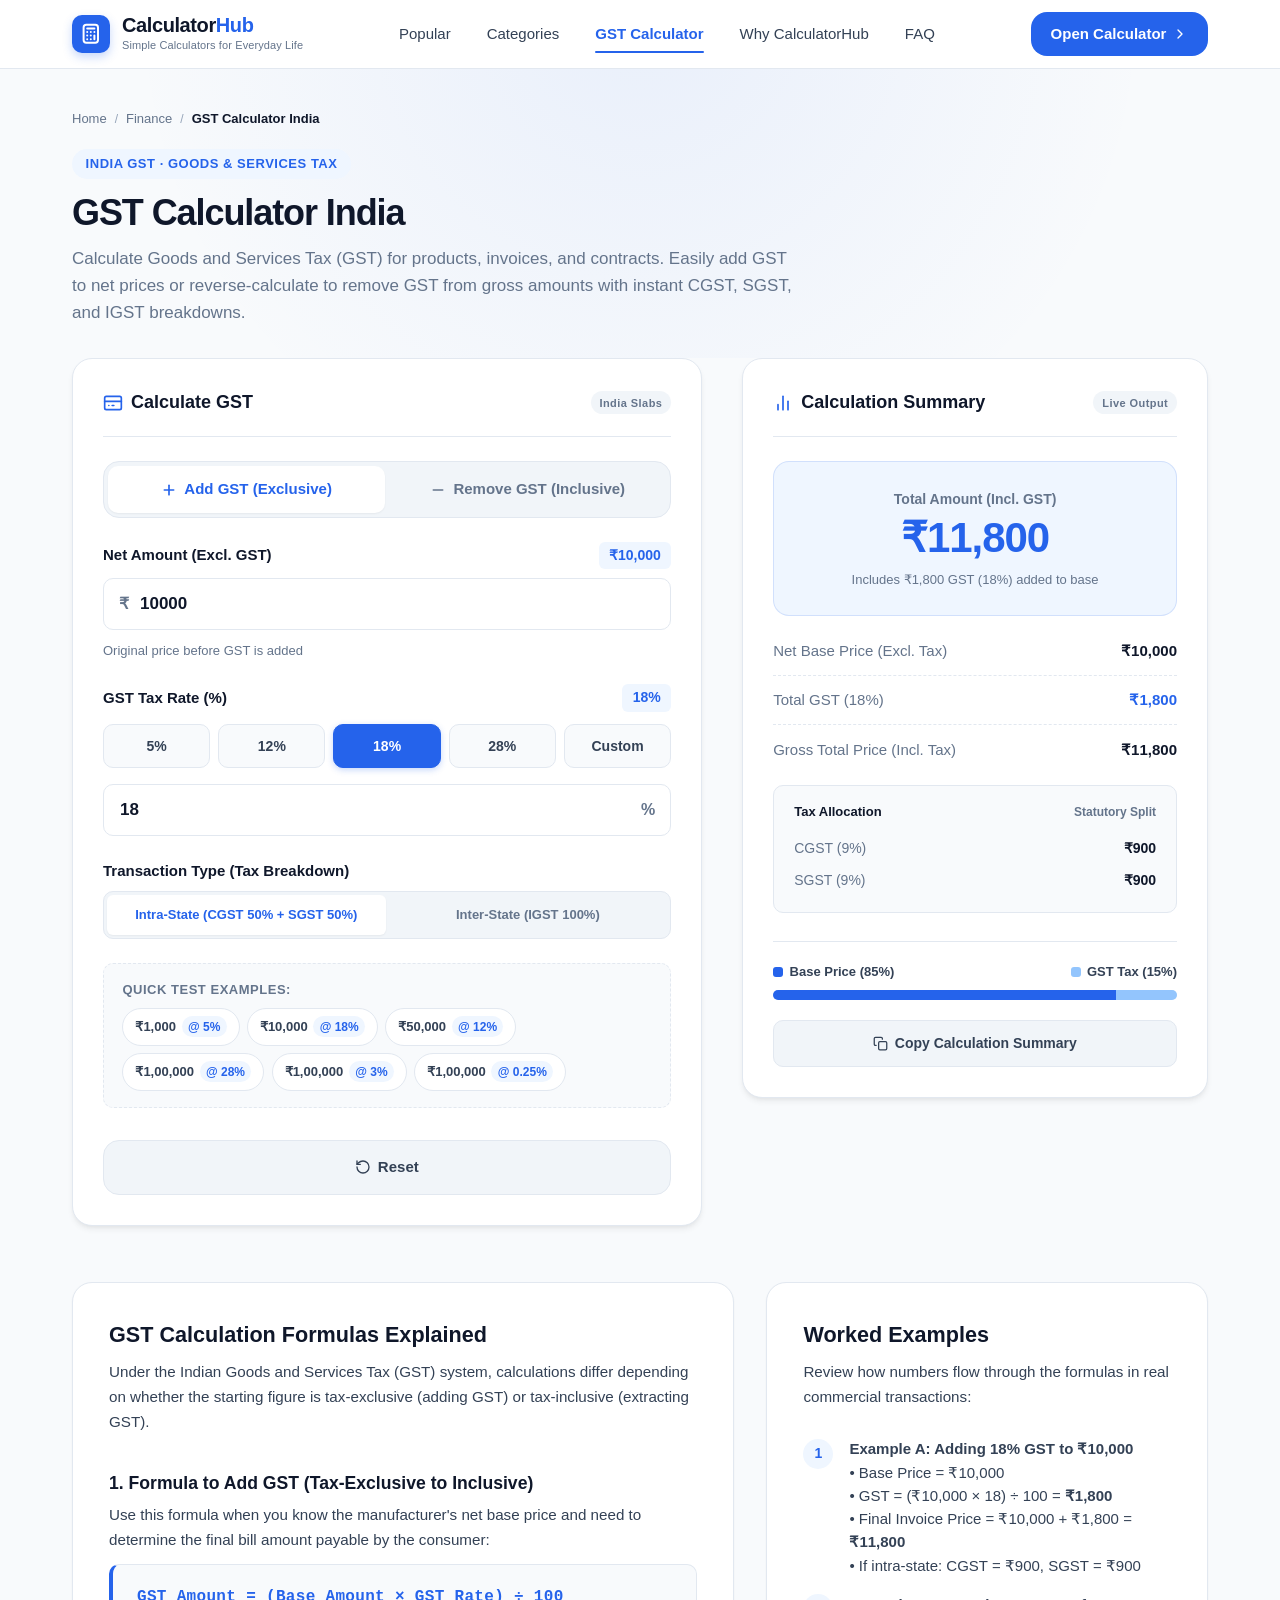
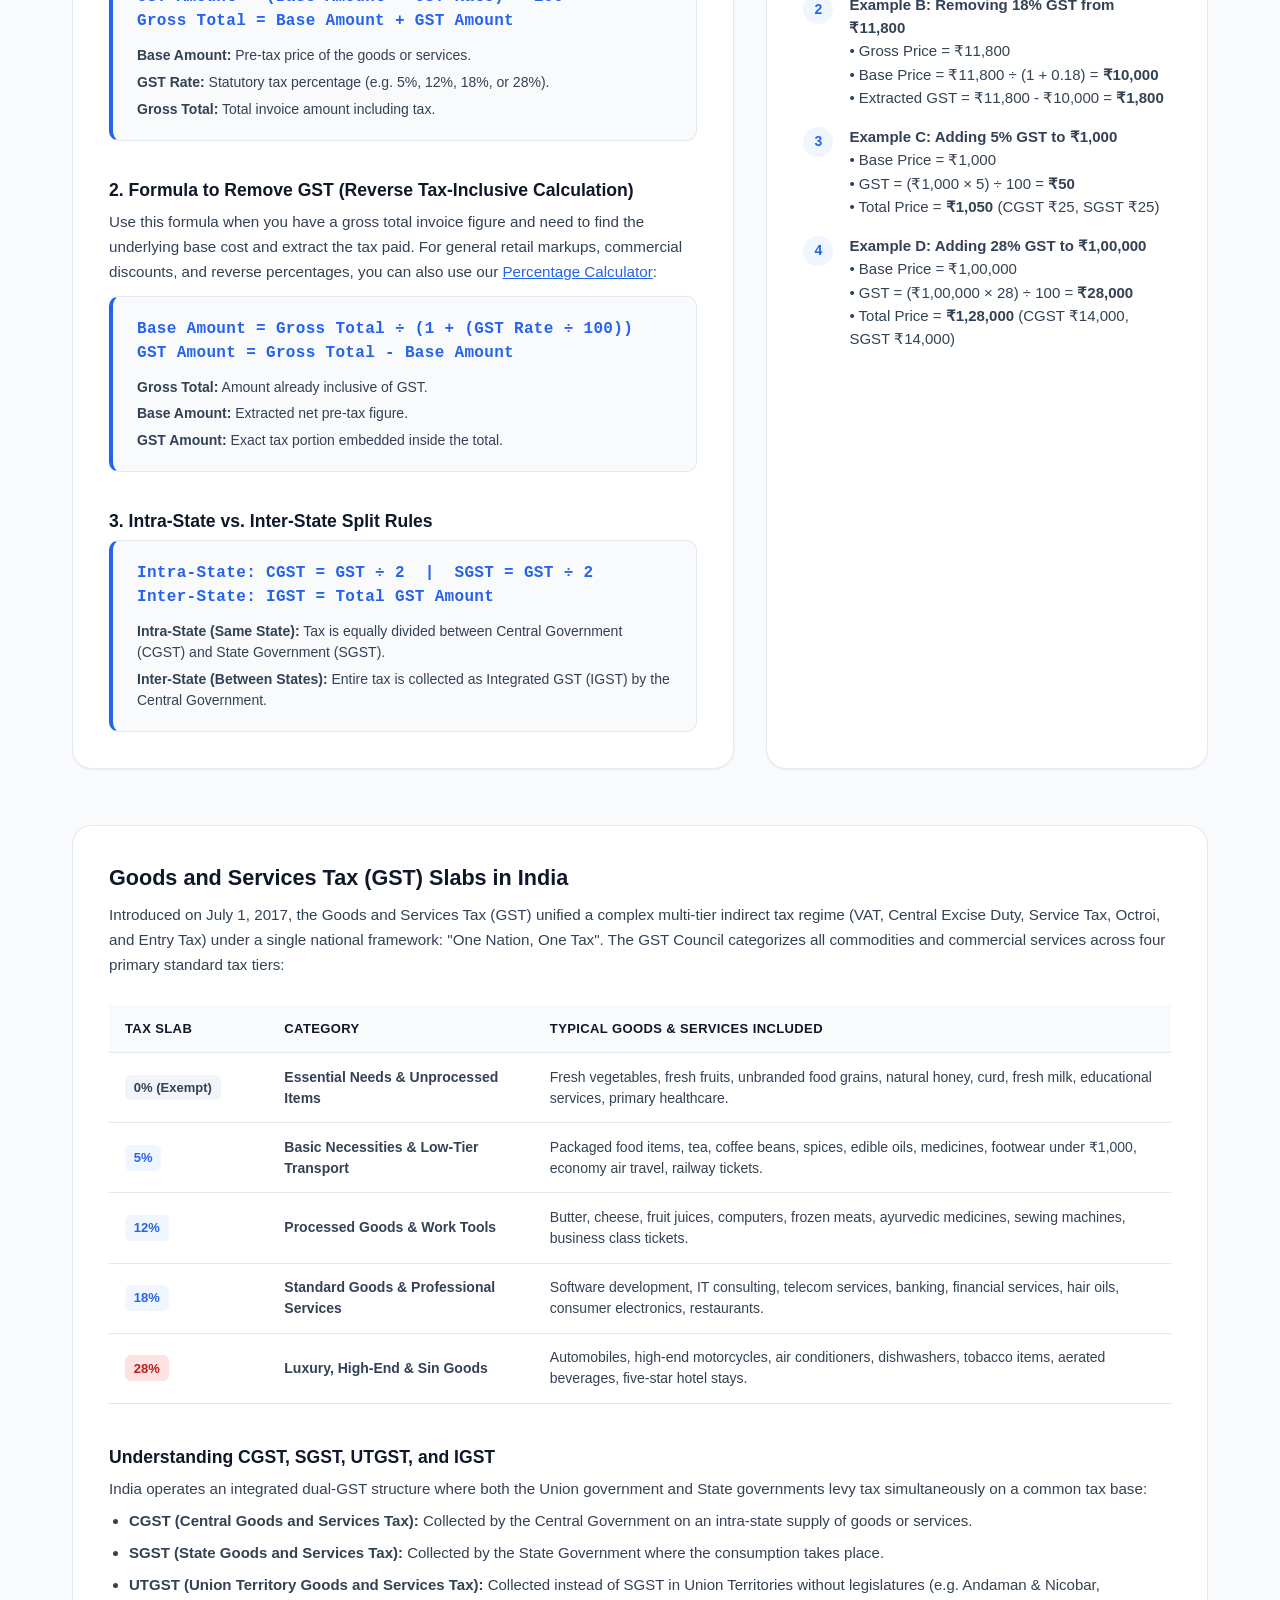
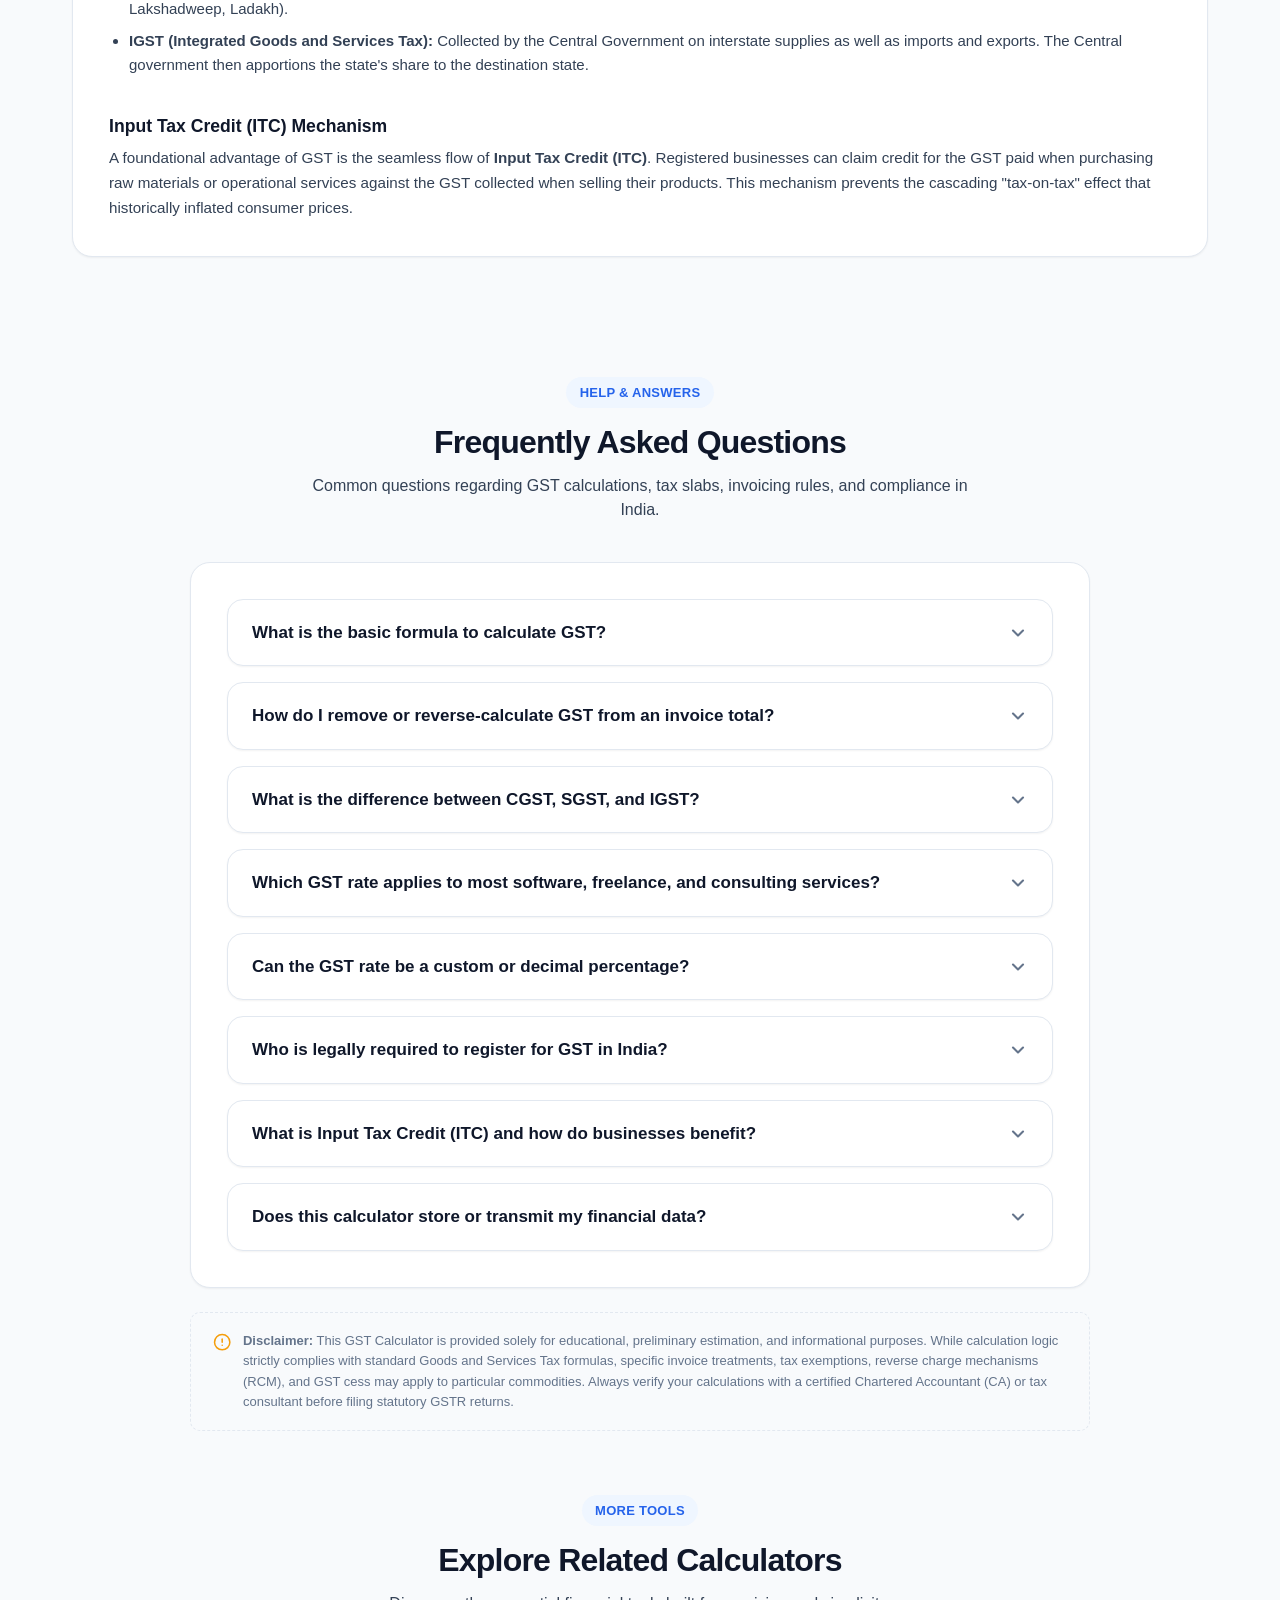
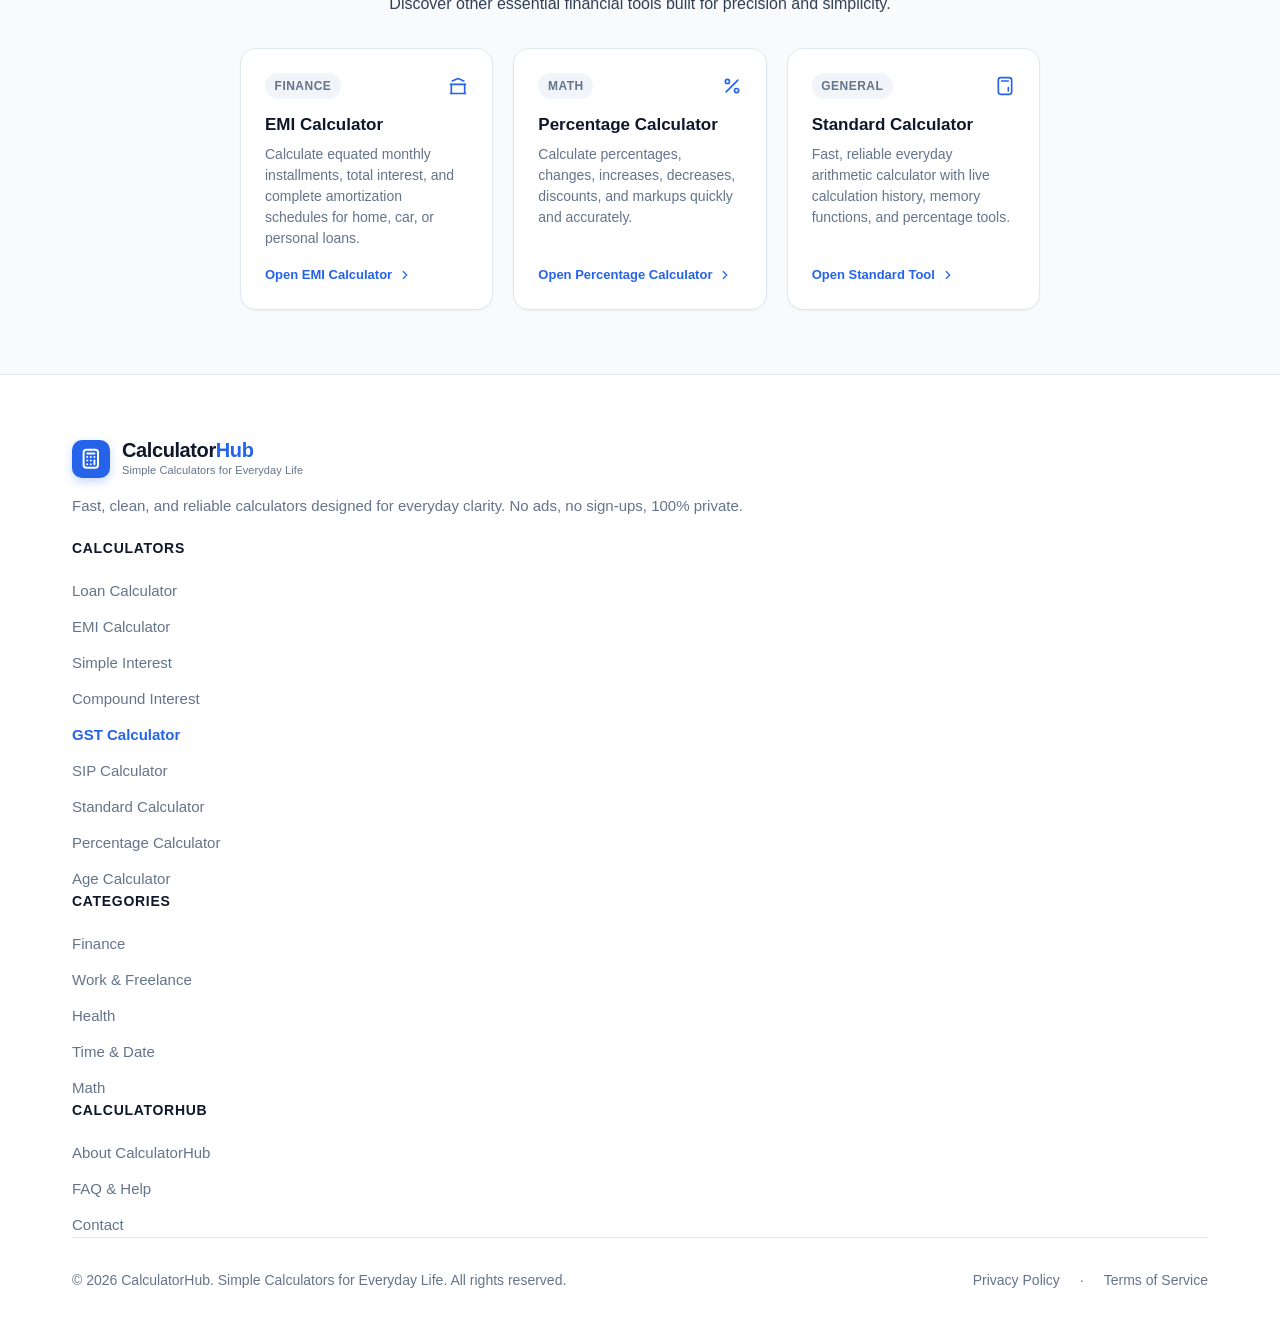
<file: calculators/gst/index.html>
<!DOCTYPE html>
<html lang="en">
<head>
  <meta charset="UTF-8">
  <meta name="viewport" content="width=device-width, initial-scale=1.0">
  <meta name="description" content="Free GST Calculator India - Calculate GST inclusive and exclusive prices with 5%, 12%, 18%, and 28% slabs. Includes CGST, SGST, and IGST tax breakdowns.">
  <link rel="canonical" href="https://calcuface.co.in/calculators/gst/">
  <meta property="og:title" content="GST Calculator – Add or Remove GST | CalculatorHub">
  <meta property="og:description" content="Calculate GST inclusive and exclusive prices with 5%, 12%, 18%, and 28% slabs. Includes CGST, SGST, and IGST tax breakdowns.">
  <meta property="og:url" content="https://calcuface.co.in/calculators/gst/">
  <meta property="og:type" content="website">
  <meta property="og:site_name" content="CalculatorHub">
  <title>GST Calculator – Add or Remove GST | CalculatorHub</title>
  <script type="application/ld+json">
  {
    "@context": "https://schema.org",
    "@graph": [
      {
        "@type": "WebPage",
        "name": "GST Calculator – Add or Remove GST",
        "url": "https://calcuface.co.in/calculators/gst/",
        "description": "Calculate GST inclusive and exclusive prices with 5%, 12%, 18%, and 28% slabs. Includes CGST, SGST, and IGST tax breakdowns.",
        "breadcrumb": {
          "@type": "BreadcrumbList",
          "itemListElement": [
            {
              "@type": "ListItem",
              "position": 1,
              "name": "Home",
              "item": "https://calcuface.co.in/"
            },
            {
              "@type": "ListItem",
              "position": 2,
              "name": "Finance",
              "item": "https://calcuface.co.in/#categories"
            },
            {
              "@type": "ListItem",
              "position": 3,
              "name": "GST Calculator",
              "item": "https://calcuface.co.in/calculators/gst/"
            }
          ]
        }
      },
      {
        "@type": "FAQPage",
        "mainEntity": [
          {
            "@type": "Question",
            "name": "What is the basic formula to calculate GST?",
            "acceptedAnswer": {
              "@type": "Answer",
              "text": "To calculate GST on a net base amount, multiply the base price by the GST percentage and divide by 100: GST Amount = (Base Amount × Rate) / 100. Then add the GST amount to the base price to get the total bill."
            }
          },
          {
            "@type": "Question",
            "name": "How do I remove or reverse-calculate GST from an invoice total?",
            "acceptedAnswer": {
              "@type": "Answer",
              "text": "To find the original net price from a tax-inclusive total, divide the gross total by (1 + GST Rate / 100): Base Amount = Gross Total ÷ (1 + (Rate / 100))."
            }
          },
          {
            "@type": "Question",
            "name": "What is the difference between CGST, SGST, and IGST?",
            "acceptedAnswer": {
              "@type": "Answer",
              "text": "When a trade takes place within the same state (intra-state), GST is split equally between CGST and SGST. When goods or services are supplied from one state to another (inter-state), IGST applies in full."
            }
          },
          {
            "@type": "Question",
            "name": "Which GST rate applies to most software, freelance, and consulting services?",
            "acceptedAnswer": {
              "@type": "Answer",
              "text": "Most professional services in India—including software development, IT consulting, freelance creative work, legal consulting, and digital marketing—are taxed under the standard 18% GST slab."
            }
          },
          {
            "@type": "Question",
            "name": "Can the GST rate be a custom or decimal percentage?",
            "acceptedAnswer": {
              "@type": "Answer",
              "text": "Yes. While the standard slabs are 5%, 12%, 18%, and 28%, special GST rates exist (such as 3% for gold/silver jewelry and 0.25% for cut diamonds). You can type any custom or decimal percentage directly."
            }
          },
          {
            "@type": "Question",
            "name": "Who is legally required to register for GST in India?",
            "acceptedAnswer": {
              "@type": "Answer",
              "text": "Under standard GST rules, businesses dealing in goods with an annual turnover exceeding ₹40 lakhs and service providers exceeding ₹20 lakhs must register for GST."
            }
          },
          {
            "@type": "Question",
            "name": "What is Input Tax Credit (ITC) and how do businesses benefit?",
            "acceptedAnswer": {
              "@type": "Answer",
              "text": "Input Tax Credit allows a business to offset the GST it paid on its business purchases against the GST liability it collects on outbound sales."
            }
          },
          {
            "@type": "Question",
            "name": "Does this calculator store or transmit my financial data?",
            "acceptedAnswer": {
              "@type": "Answer",
              "text": "No. CalculatorHub computes all calculations 100% locally in your web browser. No figures, invoice amounts, or personal data are ever uploaded or saved."
            }
          }
        ]
      }
    ]
  }
  </script>
  <link rel="stylesheet" href="../../css/styles.css">
  <link rel="stylesheet" href="../../css/gst.css">
</head>
<body>

  <!-- =========================================================================
       Site Header (Matches CalculatorHub Master Header)
       ========================================================================= -->
  <header class="site-header">
    <div class="container nav-container">
      <!-- Brand Logo -->
      <a href="/" class="brand-logo" aria-label="CalculatorHub Homepage">
        <div class="brand-icon-wrapper" aria-hidden="true">
          <svg width="22" height="22" viewBox="0 0 24 24" fill="none" stroke="currentColor" stroke-width="2.2" stroke-linecap="round" stroke-linejoin="round">
            <rect x="4" y="2" width="16" height="20" rx="3"></rect>
            <line x1="8" y1="6" x2="16" y2="6"></line>
            <line x1="16" y1="14" x2="16" y2="18"></line>
            <path d="M8 10h.01M12 10h.01M16 10h.01M8 14h.01M12 14h.01M8 18h.01M12 18h.01"></path>
          </svg>
        </div>
        <div class="brand-text-wrapper">
          <span class="brand-name">Calculator<span>Hub</span></span>
          <span class="brand-tagline-sub">Simple Calculators for Everyday Life</span>
        </div>
      </a>

      <!-- Desktop Navigation -->
      <nav class="nav-menu" aria-label="Primary Navigation">
        <a href="/#popular" class="nav-link">Popular</a>
        <a href="/#categories" class="nav-link">Categories</a>
        <a href="#gst-calc-card" class="nav-link active">GST Calculator</a>
        <a href="/#why-us" class="nav-link">Why CalculatorHub</a>
        <a href="#faq" class="nav-link">FAQ</a>
      </nav>

      <!-- Desktop Header Actions -->
      <div class="nav-actions">
        <a href="../../calculator.html" class="search-submit-btn">
          <span>Open Calculator</span>
          <svg width="16" height="16" viewBox="0 0 24 24" fill="none" stroke="currentColor" stroke-width="2" stroke-linecap="round" stroke-linejoin="round">
            <polyline points="9 18 15 12 9 6"></polyline>
          </svg>
        </a>
      </div>

      <!-- Mobile Hamburger Toggle -->
      <button type="button" class="mobile-menu-btn" id="mobile-menu-toggle" aria-label="Toggle mobile menu" aria-expanded="false" aria-controls="mobile-nav-drawer">
        <svg class="hamburger-icon" width="22" height="22" viewBox="0 0 24 24" fill="none" stroke="currentColor" stroke-width="2" stroke-linecap="round" stroke-linejoin="round">
          <line x1="3" y1="12" x2="21" y2="12"></line>
          <line x1="3" y1="6" x2="21" y2="6"></line>
          <line x1="3" y1="18" x2="21" y2="18"></line>
        </svg>
      </button>
    </div>

    <!-- Mobile Navigation Drawer -->
    <nav class="mobile-nav" id="mobile-nav-drawer" aria-label="Mobile Navigation" hidden>
      <ul class="mobile-nav-list">
        <li><a href="../../calculator.html" class="mobile-nav-link" style="color: var(--primary); font-weight: 600;">⚡ Open Interactive Calculator</a></li>
        <li><a href="/#popular" class="mobile-nav-link">Popular Calculators</a></li>
        <li><a href="/#categories" class="mobile-nav-link">Browse Categories</a></li>
        <li><a href="#gst-calc-card" class="mobile-nav-link active">Featured: GST Calculator</a></li>
        <li><a href="/#why-us" class="mobile-nav-link">Why CalculatorHub</a></li>
        <li><a href="#faq" class="mobile-nav-link">Frequently Asked Questions</a></li>
      </ul>
    </nav>
  </header>

  <main>
    <!-- =========================================================================
         Hero & Breadcrumbs
         ========================================================================= -->
    <section class="gst-hero">
      <div class="container">
        <!-- Breadcrumb Navigation -->
        <nav class="breadcrumb-nav" aria-label="Breadcrumb">
          <a href="/" class="breadcrumb-link">Home</a>
          <span class="breadcrumb-separator">/</span>
          <a href="/#categories" class="breadcrumb-link">Finance</a>
          <span class="breadcrumb-separator">/</span>
          <span class="breadcrumb-current" aria-current="page">GST Calculator India</span>
        </nav>

        <div class="gst-badge">India GST · Goods &amp; Services Tax</div>
        <h1 class="gst-page-title">GST Calculator India</h1>
        <p class="gst-page-subtitle">
          Calculate Goods and Services Tax (GST) for products, invoices, and contracts. Easily add GST to net prices or reverse-calculate to remove GST from gross amounts with instant CGST, SGST, and IGST breakdowns.
        </p>
      </div>
    </section>

    <!-- =========================================================================
         Interactive Calculator Unit (Two Column Card Grid)
         ========================================================================= -->
    <section class="gst-calc-section" id="gst-calc-card">
      <div class="container">
        <div class="gst-calc-grid">

          <!-- Left Column: Input Form Card -->
          <div class="gst-card">
            <div class="gst-card-header">
              <h2 class="gst-card-title">
                <svg width="20" height="20" viewBox="0 0 24 24" fill="none" stroke="currentColor" stroke-width="2" stroke-linecap="round" stroke-linejoin="round" style="color: var(--primary);">
                  <rect x="2" y="4" width="20" height="16" rx="2"></rect>
                  <line x1="2" y1="10" x2="22" y2="10"></line>
                  <line x1="7" y1="15" x2="7.01" y2="15"></line>
                  <line x1="11" y1="15" x2="13" y2="15"></line>
                </svg>
                Calculate GST
              </h2>
              <span class="gst-tag-india">India Slabs</span>
            </div>

            <!-- Mode Switcher: Add GST vs Remove GST -->
            <div class="gst-mode-toggle" role="group" aria-label="GST Calculation Mode">
              <button type="button" class="gst-mode-btn is-active" id="btn-mode-add" aria-pressed="true">
                <svg width="16" height="16" viewBox="0 0 24 24" fill="none" stroke="currentColor" stroke-width="2.5" stroke-linecap="round" stroke-linejoin="round">
                  <line x1="12" y1="5" x2="12" y2="19"></line>
                  <line x1="5" y1="12" x2="19" y2="12"></line>
                </svg>
                <span>Add GST (Exclusive)</span>
              </button>
              <button type="button" class="gst-mode-btn" id="btn-mode-remove" aria-pressed="false">
                <svg width="16" height="16" viewBox="0 0 24 24" fill="none" stroke="currentColor" stroke-width="2.5" stroke-linecap="round" stroke-linejoin="round">
                  <line x1="5" y1="12" x2="19" y2="12"></line>
                </svg>
                <span>Remove GST (Inclusive)</span>
              </button>
            </div>

            <form class="gst-form" onsubmit="return false;" novalidate>
              <!-- 1. Amount Input -->
              <div class="gst-input-group">
                <div class="gst-label-row">
                  <label for="gst-input-amount" class="gst-label" id="gst-amount-label">Net Amount (Excl. GST)</label>
                  <span class="gst-value-pill" id="gst-pill-amount">₹10,000</span>
                </div>
                <div class="gst-input-wrapper">
                  <span class="gst-affix gst-prefix">₹</span>
                  <input type="number" id="gst-input-amount" class="gst-input-text has-prefix" value="10000" min="0" step="any" inputmode="decimal" placeholder="e.g. 10000" aria-describedby="gst-amount-hint">
                </div>
                <p class="gst-hint" id="gst-amount-hint">Original price before GST is added</p>
              </div>

              <!-- 2. GST Rate Selection -->
              <div class="gst-input-group">
                <div class="gst-label-row">
                  <label for="gst-input-rate" class="gst-label">GST Tax Rate (%)</label>
                  <span class="gst-value-pill" id="gst-pill-rate">18%</span>
                </div>

                <!-- Rate Preset Chips (5%, 12%, 18%, 28%, Custom) -->
                <div class="rate-chips-row" role="group" aria-label="Preset Tax Rates">
                  <button type="button" class="rate-chip" data-rate="5" aria-pressed="false">5%</button>
                  <button type="button" class="rate-chip" data-rate="12" aria-pressed="false">12%</button>
                  <button type="button" class="rate-chip is-active" data-rate="18" aria-pressed="true">18%</button>
                  <button type="button" class="rate-chip" data-rate="28" aria-pressed="false">28%</button>
                  <button type="button" class="rate-chip" id="chip-rate-custom" data-rate="custom" aria-pressed="false">Custom</button>
                </div>

                <!-- Custom Rate Input Field -->
                <div class="gst-input-wrapper" style="margin-top: 0.45rem;">
                  <input type="number" id="gst-input-rate" class="gst-input-text has-suffix" value="18" min="0" max="100" step="any" inputmode="decimal" placeholder="Custom Rate %" aria-label="Custom GST percentage rate">
                  <span class="gst-affix gst-suffix">%</span>
                </div>
              </div>

              <!-- 3. Intra-State vs Inter-State Tax Split -->
              <div class="gst-input-group">
                <div class="gst-label-row">
                  <span class="gst-label">Transaction Type (Tax Breakdown)</span>
                </div>
                <div class="split-selector" role="group" aria-label="Transaction Type Selection">
                  <button type="button" class="split-btn is-active" id="split-btn-intra" aria-pressed="true">
                    Intra-State (CGST 50% + SGST 50%)
                  </button>
                  <button type="button" class="split-btn" id="split-btn-inter" aria-pressed="false">
                    Inter-State (IGST 100%)
                  </button>
                </div>
              </div>

              <!-- 4. Quick Examples Box (Click to Load) -->
              <div class="quick-examples-box">
                <span class="quick-examples-title">Quick Test Examples:</span>
                <div class="example-chips-row">
                  <button type="button" class="example-chip" data-amount="1000" data-rate="5" data-mode="add" title="Add 5% GST to ₹1,000">
                    <span>₹1,000</span>
                    <span class="example-chip-rate">@ 5%</span>
                  </button>
                  <button type="button" class="example-chip" data-amount="10000" data-rate="18" data-mode="add" title="Add 18% GST to ₹10,000">
                    <span>₹10,000</span>
                    <span class="example-chip-rate">@ 18%</span>
                  </button>
                  <button type="button" class="example-chip" data-amount="50000" data-rate="12" data-mode="add" title="Add 12% GST to ₹50,000">
                    <span>₹50,000</span>
                    <span class="example-chip-rate">@ 12%</span>
                  </button>
                  <button type="button" class="example-chip" data-amount="100000" data-rate="28" data-mode="add" title="Add 28% GST to ₹1,00,000">
                    <span>₹1,00,000</span>
                    <span class="example-chip-rate">@ 28%</span>
                  </button>
                  <button type="button" class="example-chip" data-amount="100000" data-rate="3" data-mode="add" title="Add 3% GST to ₹1,00,000">
                    <span>₹1,00,000</span>
                    <span class="example-chip-rate">@ 3%</span>
                  </button>
                  <button type="button" class="example-chip" data-amount="100000" data-rate="0.25" data-mode="add" title="Add 0.25% GST to ₹1,00,000">
                    <span>₹1,00,000</span>
                    <span class="example-chip-rate">@ 0.25%</span>
                  </button>
                </div>
              </div>

              <!-- 5. Form Actions (Reset) -->
              <div class="gst-actions-row">
                <button type="button" class="btn-calc-reset" id="btn-gst-reset">
                  <svg width="16" height="16" viewBox="0 0 24 24" fill="none" stroke="currentColor" stroke-width="2" stroke-linecap="round" stroke-linejoin="round">
                    <path d="M3 12a9 9 0 1 0 9-9 9.75 9.75 0 0 0-6.74 2.74L3 8"></path>
                    <path d="M3 3v5h5"></path>
                  </svg>
                  <span>Reset</span>
                </button>
              </div>
            </form>
          </div>

          <!-- Right Column: Results & Breakdown Card -->
          <div class="gst-card gst-results-card" id="gst-results-card">
            <div class="gst-card-header">
              <h2 class="gst-card-title">
                <svg width="20" height="20" viewBox="0 0 24 24" fill="none" stroke="currentColor" stroke-width="2" stroke-linecap="round" stroke-linejoin="round" style="color: var(--primary);">
                  <line x1="18" y1="20" x2="18" y2="10"></line>
                  <line x1="12" y1="20" x2="12" y2="4"></line>
                  <line x1="6" y1="20" x2="6" y2="14"></line>
                </svg>
                Calculation Summary
              </h2>
              <span class="gst-tag-india">Live Output</span>
            </div>

            <!-- Primary Headline Result -->
            <div class="gst-main-result-box">
              <div class="gst-result-label" id="result-main-label">Total Amount (Incl. GST)</div>
              <div class="gst-result-amount" id="result-main-amount">₹11,800</div>
              <div class="gst-result-subtitle" id="result-main-subtitle">Includes ₹1,800 GST (18%) added to base</div>
            </div>

            <!-- Key Financial Figures -->
            <div class="gst-stats-list">
              <div class="gst-stat-row">
                <span class="gst-stat-label">Net Base Price (Excl. Tax)</span>
                <span class="gst-stat-val" id="result-stat-base">₹10,000</span>
              </div>
              <div class="gst-stat-row">
                <span class="gst-stat-label" id="result-stat-gst-label">Total GST Tax (18%)</span>
                <span class="gst-stat-val highlight" id="result-stat-gst">₹1,800</span>
              </div>
              <div class="gst-stat-row">
                <span class="gst-stat-label">Gross Total Price (Incl. Tax)</span>
                <span class="gst-stat-val" id="result-stat-final">₹11,800</span>
              </div>
            </div>

            <!-- Tax Split Details (CGST + SGST vs IGST) -->
            <div class="gst-breakdown-box">
              <div class="gst-breakdown-header">
                <span>Tax Allocation</span>
                <span class="breakdown-subtext">Statutory Split</span>
              </div>

              <!-- Intra-State Breakdown (Default) -->
              <div id="breakdown-intra-rows">
                <div class="breakdown-row">
                  <span class="gst-stat-label" id="result-cgst-label">CGST (Central Tax 9%)</span>
                  <span class="breakdown-val" id="result-cgst-amount">₹900</span>
                </div>
                <div class="breakdown-row">
                  <span class="gst-stat-label" id="result-sgst-label">SGST (State Tax 9%)</span>
                  <span class="breakdown-val" id="result-sgst-amount">₹900</span>
                </div>
              </div>

              <!-- Inter-State Breakdown (Hidden when Intra-state) -->
              <div id="breakdown-inter-rows" style="display: none;">
                <div class="breakdown-row">
                  <span class="gst-stat-label" id="result-igst-label">IGST (Integrated Tax 18%)</span>
                  <span class="breakdown-val" id="result-igst-amount">₹1,800</span>
                </div>
              </div>
            </div>

            <!-- Visual Share Bar (Base vs Tax) -->
            <div class="gst-ratio-wrapper">
              <div class="gst-ratio-header">
                <div class="ratio-legend-item">
                  <span class="ratio-dot base"></span>
                  <span>Base Price (<span id="pct-base">85%</span>)</span>
                </div>
                <div class="ratio-legend-item">
                  <span class="ratio-dot tax"></span>
                  <span>GST Tax (<span id="pct-gst">15%</span>)</span>
                </div>
              </div>
              <div class="ratio-bar-track" aria-hidden="true">
                <div class="bar-segment-base" id="bar-base" style="width: 85%;"></div>
                <div class="bar-segment-tax" id="bar-gst" style="width: 15%;"></div>
              </div>
            </div>

            <!-- Copy Summary Button -->
            <button type="button" class="btn-calc-copy" id="btn-gst-copy">
              <svg width="15" height="15" viewBox="0 0 24 24" fill="none" stroke="currentColor" stroke-width="2" stroke-linecap="round" stroke-linejoin="round">
                <rect x="9" y="9" width="13" height="13" rx="2" ry="2"></rect>
                <path d="M5 15H4a2 2 0 0 1-2-2V4a2 2 0 0 1 2-2h9a2 2 0 0 1 2 2v1"></path>
              </svg>
              <span>Copy Calculation Summary</span>
            </button>
          </div>

        </div>
      </div>
    </section>

    <!-- =========================================================================
         Formula & Calculation Methodology
         ========================================================================= -->
    <section class="content-section">
      <div class="container">
        <div class="content-grid">

          <!-- Left Column: Step-by-Step Formula & Explanation -->
          <article class="article-card">
            <div>
              <h2 class="article-heading">GST Calculation Formulas Explained</h2>
              <p class="article-p">
                Under the Indian Goods and Services Tax (GST) system, calculations differ depending on whether the starting figure is tax-exclusive (adding GST) or tax-inclusive (extracting GST).
              </p>
            </div>

            <div>
              <h3 class="article-subheading">1. Formula to Add GST (Tax-Exclusive to Inclusive)</h3>
              <p class="article-p" style="margin-bottom: 0.75rem;">
                Use this formula when you know the manufacturer's net base price and need to determine the final bill amount payable by the consumer:
              </p>
              <div class="formula-box">
                <div class="formula-display">
                  GST Amount = (Base Amount × GST Rate) ÷ 100<br>
                  Gross Total = Base Amount + GST Amount
                </div>
                <div class="formula-vars-list">
                  <div><strong>Base Amount:</strong> Pre-tax price of the goods or services.</div>
                  <div><strong>GST Rate:</strong> Statutory tax percentage (e.g. 5%, 12%, 18%, or 28%).</div>
                  <div><strong>Gross Total:</strong> Total invoice amount including tax.</div>
                </div>
              </div>
            </div>

            <div>
              <h3 class="article-subheading">2. Formula to Remove GST (Reverse Tax-Inclusive Calculation)</h3>
              <p class="article-p" style="margin-bottom: 0.75rem;">
                Use this formula when you have a gross total invoice figure and need to find the underlying base cost and extract the tax paid. For general retail markups, commercial discounts, and reverse percentages, you can also use our <a href="/calculators/percentage/" style="color: var(--primary); text-decoration: underline;">Percentage Calculator</a>:
              </p>
              <div class="formula-box">
                <div class="formula-display">
                  Base Amount = Gross Total ÷ (1 + (GST Rate ÷ 100))<br>
                  GST Amount = Gross Total - Base Amount
                </div>
                <div class="formula-vars-list">
                  <div><strong>Gross Total:</strong> Amount already inclusive of GST.</div>
                  <div><strong>Base Amount:</strong> Extracted net pre-tax figure.</div>
                  <div><strong>GST Amount:</strong> Exact tax portion embedded inside the total.</div>
                </div>
              </div>
            </div>

            <div>
              <h3 class="article-subheading">3. Intra-State vs. Inter-State Split Rules</h3>
              <div class="formula-box">
                <div class="formula-display">
                  Intra-State: CGST = GST ÷ 2 &nbsp;|&nbsp; SGST = GST ÷ 2<br>
                  Inter-State: IGST = Total GST Amount
                </div>
                <div class="formula-vars-list">
                  <div><strong>Intra-State (Same State):</strong> Tax is equally divided between Central Government (CGST) and State Government (SGST).</div>
                  <div><strong>Inter-State (Between States):</strong> Entire tax is collected as Integrated GST (IGST) by the Central Government.</div>
                </div>
              </div>
            </div>
          </article>

          <!-- Right Column: Practical Step-by-Step Example -->
          <article class="article-card">
            <div>
              <h2 class="article-heading">Worked Examples</h2>
              <p class="article-p">
                Review how numbers flow through the formulas in real commercial transactions:
              </p>
            </div>

            <div class="steps-list">
              <div class="step-item">
                <div class="step-number">1</div>
                <div class="step-text">
                  <strong>Example A: Adding 18% GST to ₹10,000</strong><br>
                  • Base Price = ₹10,000<br>
                  • GST = (₹10,000 × 18) ÷ 100 = <strong>₹1,800</strong><br>
                  • Final Invoice Price = ₹10,000 + ₹1,800 = <strong>₹11,800</strong><br>
                  • If intra-state: CGST = ₹900, SGST = ₹900
                </div>
              </div>

              <div class="step-item">
                <div class="step-number">2</div>
                <div class="step-text">
                  <strong>Example B: Removing 18% GST from ₹11,800</strong><br>
                  • Gross Price = ₹11,800<br>
                  • Base Price = ₹11,800 ÷ (1 + 0.18) = <strong>₹10,000</strong><br>
                  • Extracted GST = ₹11,800 - ₹10,000 = <strong>₹1,800</strong>
                </div>
              </div>

              <div class="step-item">
                <div class="step-number">3</div>
                <div class="step-text">
                  <strong>Example C: Adding 5% GST to ₹1,000</strong><br>
                  • Base Price = ₹1,000<br>
                  • GST = (₹1,000 × 5) ÷ 100 = <strong>₹50</strong><br>
                  • Total Price = <strong>₹1,050</strong> (CGST ₹25, SGST ₹25)
                </div>
              </div>

              <div class="step-item">
                <div class="step-number">4</div>
                <div class="step-text">
                  <strong>Example D: Adding 28% GST to ₹1,00,000</strong><br>
                  • Base Price = ₹1,00,000<br>
                  • GST = (₹1,00,000 × 28) ÷ 100 = <strong>₹28,000</strong><br>
                  • Total Price = <strong>₹1,28,000</strong> (CGST ₹14,000, SGST ₹14,000)
                </div>
              </div>
            </div>
          </article>

        </div>
      </div>
    </section>

    <!-- =========================================================================
         Educational Guide: Indian GST System & Slab Rates
         ========================================================================= -->
    <section class="content-section" style="padding-top: 0;">
      <div class="container">
        <article class="article-card">
          <div>
            <h2 class="article-heading">Goods and Services Tax (GST) Slabs in India</h2>
            <p class="article-p">
              Introduced on July 1, 2017, the Goods and Services Tax (GST) unified a complex multi-tier indirect tax regime (VAT, Central Excise Duty, Service Tax, Octroi, and Entry Tax) under a single national framework: "One Nation, One Tax". The GST Council categorizes all commodities and commercial services across four primary standard tax tiers:
            </p>
          </div>

          <div class="table-responsive">
            <table class="gst-rate-table">
              <thead>
                <tr>
                  <th style="width: 15%;">Tax Slab</th>
                  <th style="width: 25%;">Category</th>
                  <th style="width: 60%;">Typical Goods &amp; Services Included</th>
                </tr>
              </thead>
              <tbody>
                <tr>
                  <td><span class="slab-badge" style="background-color: #f1f5f9; color: var(--text-body);">0% (Exempt)</span></td>
                  <td><strong>Essential Needs &amp; Unprocessed Items</strong></td>
                  <td>Fresh vegetables, fresh fruits, unbranded food grains, natural honey, curd, fresh milk, educational services, primary healthcare.</td>
                </tr>
                <tr>
                  <td><span class="slab-badge">5%</span></td>
                  <td><strong>Basic Necessities &amp; Low-Tier Transport</strong></td>
                  <td>Packaged food items, tea, coffee beans, spices, edible oils, medicines, footwear under ₹1,000, economy air travel, railway tickets.</td>
                </tr>
                <tr>
                  <td><span class="slab-badge">12%</span></td>
                  <td><strong>Processed Goods &amp; Work Tools</strong></td>
                  <td>Butter, cheese, fruit juices, computers, frozen meats, ayurvedic medicines, sewing machines, business class tickets.</td>
                </tr>
                <tr>
                  <td><span class="slab-badge">18%</span></td>
                  <td><strong>Standard Goods &amp; Professional Services</strong></td>
                  <td>Software development, IT consulting, telecom services, banking, financial services, hair oils, consumer electronics, restaurants.</td>
                </tr>
                <tr>
                  <td><span class="slab-badge" style="background-color: #fee2e2; color: #b91c1c;">28%</span></td>
                  <td><strong>Luxury, High-End &amp; Sin Goods</strong></td>
                  <td>Automobiles, high-end motorcycles, air conditioners, dishwashers, tobacco items, aerated beverages, five-star hotel stays.</td>
                </tr>
              </tbody>
            </table>
          </div>

          <div>
            <h3 class="article-subheading">Understanding CGST, SGST, UTGST, and IGST</h3>
            <p class="article-p">
              India operates an integrated dual-GST structure where both the Union government and State governments levy tax simultaneously on a common tax base:
            </p>
            <ul style="margin-top: 0.5rem; margin-left: 1.25rem; display: flex; flex-direction: column; gap: 0.5rem; font-size: 0.9375rem; color: var(--text-body); line-height: 1.6;">
              <li><strong>CGST (Central Goods and Services Tax):</strong> Collected by the Central Government on an intra-state supply of goods or services.</li>
              <li><strong>SGST (State Goods and Services Tax):</strong> Collected by the State Government where the consumption takes place.</li>
              <li><strong>UTGST (Union Territory Goods and Services Tax):</strong> Collected instead of SGST in Union Territories without legislatures (e.g. Andaman &amp; Nicobar, Lakshadweep, Ladakh).</li>
              <li><strong>IGST (Integrated Goods and Services Tax):</strong> Collected by the Central Government on interstate supplies as well as imports and exports. The Central government then apportions the state's share to the destination state.</li>
            </ul>
          </div>

          <div>
            <h3 class="article-subheading">Input Tax Credit (ITC) Mechanism</h3>
            <p class="article-p">
              A foundational advantage of GST is the seamless flow of <strong>Input Tax Credit (ITC)</strong>. Registered businesses can claim credit for the GST paid when purchasing raw materials or operational services against the GST collected when selling their products. This mechanism prevents the cascading "tax-on-tax" effect that historically inflated consumer prices.
            </p>
          </div>
        </article>
      </div>
    </section>

    <!-- =========================================================================
         Frequently Asked Questions (Accordion)
         ========================================================================= -->
    <section class="section" id="faq">
      <div class="container">
        <div class="section-header">
          <div class="section-badge">Help &amp; Answers</div>
          <h2 class="section-title">Frequently Asked Questions</h2>
          <p class="section-desc">
            Common questions regarding GST calculations, tax slabs, invoicing rules, and compliance in India.
          </p>
        </div>

        <div class="article-card" style="max-width: 900px; margin: 0 auto;">
          <div class="faq-list">

            <!-- FAQ 1 -->
            <div class="faq-item">
              <button type="button" class="faq-trigger" aria-expanded="false">
                <span>What is the basic formula to calculate GST?</span>
                <svg class="faq-chevron" width="18" height="18" viewBox="0 0 24 24" fill="none" stroke="currentColor" stroke-width="2.5" stroke-linecap="round" stroke-linejoin="round">
                  <polyline points="6 9 12 15 18 9"></polyline>
                </svg>
              </button>
              <div class="faq-content">
                <div class="faq-body">
                  To calculate GST on a net base amount, multiply the base price by the GST percentage and divide by 100: <code>GST Amount = (Base Amount × Rate) / 100</code>. Then add the GST amount to the base price to get the total bill: <code>Total Amount = Base Amount + GST Amount</code>.
                </div>
              </div>
            </div>

            <!-- FAQ 2 -->
            <div class="faq-item">
              <button type="button" class="faq-trigger" aria-expanded="false">
                <span>How do I remove or reverse-calculate GST from an invoice total?</span>
                <svg class="faq-chevron" width="18" height="18" viewBox="0 0 24 24" fill="none" stroke="currentColor" stroke-width="2.5" stroke-linecap="round" stroke-linejoin="round">
                  <polyline points="6 9 12 15 18 9"></polyline>
                </svg>
              </button>
              <div class="faq-content">
                <div class="faq-body">
                  To find the original net price from a tax-inclusive total, divide the gross total by (1 + GST Rate / 100): <code>Base Amount = Gross Total ÷ (1 + (Rate / 100))</code>. For example, if a bill is ₹11,800 with 18% GST: ₹11,800 ÷ 1.18 = ₹10,000 base amount, leaving ₹1,800 as the extracted GST amount.
                </div>
              </div>
            </div>

            <!-- FAQ 3 -->
            <div class="faq-item">
              <button type="button" class="faq-trigger" aria-expanded="false">
                <span>What is the difference between CGST, SGST, and IGST?</span>
                <svg class="faq-chevron" width="18" height="18" viewBox="0 0 24 24" fill="none" stroke="currentColor" stroke-width="2.5" stroke-linecap="round" stroke-linejoin="round">
                  <polyline points="6 9 12 15 18 9"></polyline>
                </svg>
              </button>
              <div class="faq-content">
                <div class="faq-body">
                  When a trade takes place within the same state (intra-state), GST is split equally between CGST (Central Government) and SGST (State Government). When goods or services are supplied from one state to another (inter-state) or imported, IGST (Integrated GST) applies in full and is collected by the Centre.
                </div>
              </div>
            </div>

            <!-- FAQ 4 -->
            <div class="faq-item">
              <button type="button" class="faq-trigger" aria-expanded="false">
                <span>Which GST rate applies to most software, freelance, and consulting services?</span>
                <svg class="faq-chevron" width="18" height="18" viewBox="0 0 24 24" fill="none" stroke="currentColor" stroke-width="2.5" stroke-linecap="round" stroke-linejoin="round">
                  <polyline points="6 9 12 15 18 9"></polyline>
                </svg>
              </button>
              <div class="faq-content">
                <div class="faq-body">
                  Most professional services in India—including software development, IT consulting, freelance creative work, legal consulting, and digital marketing—are taxed under the standard 18% GST slab.
                </div>
              </div>
            </div>

            <!-- FAQ 5 -->
            <div class="faq-item">
              <button type="button" class="faq-trigger" aria-expanded="false">
                <span>Can the GST rate be a custom or decimal percentage?</span>
                <svg class="faq-chevron" width="18" height="18" viewBox="0 0 24 24" fill="none" stroke="currentColor" stroke-width="2.5" stroke-linecap="round" stroke-linejoin="round">
                  <polyline points="6 9 12 15 18 9"></polyline>
                </svg>
              </button>
              <div class="faq-content">
                <div class="faq-body">
                  Yes. While the standard slabs are 5%, 12%, 18%, and 28%, special GST rates exist (such as 3% for gold/silver jewelry and 0.25% for cut &amp; polished diamonds). You can type any custom or decimal percentage directly into the GST Tax Rate field of this calculator.
                </div>
              </div>
            </div>

            <!-- FAQ 6 -->
            <div class="faq-item">
              <button type="button" class="faq-trigger" aria-expanded="false">
                <span>Who is legally required to register for GST in India?</span>
                <svg class="faq-chevron" width="18" height="18" viewBox="0 0 24 24" fill="none" stroke="currentColor" stroke-width="2.5" stroke-linecap="round" stroke-linejoin="round">
                  <polyline points="6 9 12 15 18 9"></polyline>
                </svg>
              </button>
              <div class="faq-content">
                <div class="faq-body">
                  Under standard GST rules, businesses dealing in goods with an annual turnover exceeding ₹40 lakhs (₹20 lakhs for special category states) and service providers exceeding ₹20 lakhs (₹10 lakhs for special states) must register for GST. Additionally, entities engaged in inter-state supplies or e-commerce must register irrespective of turnover.
                </div>
              </div>
            </div>

            <!-- FAQ 7 -->
            <div class="faq-item">
              <button type="button" class="faq-trigger" aria-expanded="false">
                <span>What is Input Tax Credit (ITC) and how do businesses benefit?</span>
                <svg class="faq-chevron" width="18" height="18" viewBox="0 0 24 24" fill="none" stroke="currentColor" stroke-width="2.5" stroke-linecap="round" stroke-linejoin="round">
                  <polyline points="6 9 12 15 18 9"></polyline>
                </svg>
              </button>
              <div class="faq-content">
                <div class="faq-body">
                  Input Tax Credit allows a business to offset the GST it paid on its business purchases (inputs) against the GST liability it collects on outbound sales (outputs). This ensures tax is paid only on the incremental value added at each transaction stage.
                </div>
              </div>
            </div>

            <!-- FAQ 8 -->
            <div class="faq-item">
              <button type="button" class="faq-trigger" aria-expanded="false">
                <span>Does this calculator store or transmit my financial data?</span>
                <svg class="faq-chevron" width="18" height="18" viewBox="0 0 24 24" fill="none" stroke="currentColor" stroke-width="2.5" stroke-linecap="round" stroke-linejoin="round">
                  <polyline points="6 9 12 15 18 9"></polyline>
                </svg>
              </button>
              <div class="faq-content">
                <div class="faq-body">
                  No. CalculatorHub computes all calculations 100% locally in your web browser. No figures, invoice amounts, or personal data are ever uploaded, saved to external databases, or shared with third parties.
                </div>
              </div>
            </div>

          </div>
        </div>

        <!-- Statutory Disclaimer -->
        <div class="disclaimer-card" style="max-width: 900px; margin: 1.5rem auto 0 auto;">
          <svg viewBox="0 0 24 24" fill="none" stroke="currentColor" stroke-width="2" stroke-linecap="round" stroke-linejoin="round" aria-hidden="true">
            <circle cx="12" cy="12" r="10"></circle>
            <line x1="12" y1="8" x2="12" y2="12"></line>
            <line x1="12" y1="16" x2="12.01" y2="16"></line>
          </svg>
          <div>
            <strong>Disclaimer:</strong> This GST Calculator is provided solely for educational, preliminary estimation, and informational purposes. While calculation logic strictly complies with standard Goods and Services Tax formulas, specific invoice treatments, tax exemptions, reverse charge mechanisms (RCM), and GST cess may apply to particular commodities. Always verify your calculations with a certified Chartered Accountant (CA) or tax consultant before filing statutory GSTR returns.
          </div>
        </div>
      </div>
    </section>

    <!-- =========================================================================
         Related Tools (Only Valid Existing Links)
         ========================================================================= -->
    <section class="related-section">
      <div class="container">
        <div class="section-header" style="margin-bottom: 2rem;">
          <div class="section-badge">More Tools</div>
          <h2 class="section-title">Explore Related Calculators</h2>
          <p class="section-desc">
            Discover other essential financial tools built for precision and simplicity.
          </p>
        </div>

        <div class="related-grid" style="max-width: 800px; margin: 0 auto;">
          <!-- 1. EMI Calculator (Dedicated Page) -->
          <a href="/calculators/emi/" class="related-card">
            <div class="related-header">
              <span class="calc-category-tag">Finance</span>
              <svg width="20" height="20" viewBox="0 0 24 24" fill="none" stroke="currentColor" stroke-width="2" stroke-linecap="round" stroke-linejoin="round" style="color: var(--primary);">
                <path d="M3 21h18"></path>
                <path d="M3 10h18"></path>
                <path d="M5 6l7-3 7 3"></path>
                <path d="M4 10v11"></path>
                <path d="M20 10v11"></path>
              </svg>
            </div>
            <h3 class="related-title">EMI Calculator</h3>
            <p class="related-desc">
              Calculate equated monthly installments, total interest, and complete amortization schedules for home, car, or personal loans.
            </p>
            <span class="related-action">
              <span>Open EMI Calculator</span>
              <svg width="14" height="14" viewBox="0 0 24 24" fill="none" stroke="currentColor" stroke-width="2" stroke-linecap="round" stroke-linejoin="round">
                <polyline points="9 18 15 12 9 6"></polyline>
              </svg>
            </span>
          </a>

          <!-- 2. Percentage Calculator -->
          <a href="/calculators/percentage/" class="related-card">
            <div class="related-header">
              <span class="calc-category-tag">Math</span>
              <svg width="20" height="20" viewBox="0 0 24 24" fill="none" stroke="currentColor" stroke-width="2" stroke-linecap="round" stroke-linejoin="round" style="color: var(--primary);">
                <line x1="19" y1="5" x2="5" y2="19"></line>
                <circle cx="6.5" cy="6.5" r="2.5"></circle>
                <circle cx="17.5" cy="17.5" r="2.5"></circle>
              </svg>
            </div>
            <h3 class="related-title">Percentage Calculator</h3>
            <p class="related-desc">
              Calculate percentages, changes, increases, decreases, discounts, and markups quickly and accurately.
            </p>
            <span class="related-action">
              <span>Open Percentage Calculator</span>
              <svg width="14" height="14" viewBox="0 0 24 24" fill="none" stroke="currentColor" stroke-width="2" stroke-linecap="round" stroke-linejoin="round">
                <polyline points="9 18 15 12 9 6"></polyline>
              </svg>
            </span>
          </a>

          <!-- 3. Standard Interactive Calculator -->
          <a href="../../calculator.html" class="related-card">
            <div class="related-header">
              <span class="calc-category-tag">General</span>
              <svg width="20" height="20" viewBox="0 0 24 24" fill="none" stroke="currentColor" stroke-width="2" stroke-linecap="round" stroke-linejoin="round" style="color: var(--primary);">
                <rect x="4" y="2" width="16" height="20" rx="3"></rect>
                <line x1="8" y1="6" x2="16" y2="6"></line>
                <line x1="16" y1="14" x2="16" y2="18"></line>
              </svg>
            </div>
            <h3 class="related-title">Standard Calculator</h3>
            <p class="related-desc">
              Fast, reliable everyday arithmetic calculator with live calculation history, memory functions, and percentage tools.
            </p>
            <span class="related-action">
              <span>Open Standard Tool</span>
              <svg width="14" height="14" viewBox="0 0 24 24" fill="none" stroke="currentColor" stroke-width="2" stroke-linecap="round" stroke-linejoin="round">
                <polyline points="9 18 15 12 9 6"></polyline>
              </svg>
            </span>
          </a>
        </div>
      </div>
    </section>
  </main>

  <!-- =========================================================================
       Site Footer (Universal CalculatorHub Footer)
       ========================================================================= -->
  <footer class="site-footer" role="contentinfo">
    <div class="container">
      <div class="footer-grid">
        <!-- Column 1: Brand & Bio -->
        <div class="footer-brand-col">
          <a href="/" class="brand-logo footer-brand">
            <div class="brand-icon-wrapper" aria-hidden="true">
              <svg width="20" height="20" viewBox="0 0 24 24" fill="none" stroke="currentColor" stroke-width="2.2" stroke-linecap="round" stroke-linejoin="round">
                <rect x="4" y="2" width="16" height="20" rx="3"></rect>
                <line x1="8" y1="6" x2="16" y2="6"></line>
                <line x1="16" y1="14" x2="16" y2="18"></line>
                <path d="M8 10h.01M12 10h.01M16 10h.01M8 14h.01M12 14h.01M8 18h.01M12 18h.01"></path>
              </svg>
            </div>
            <div class="brand-text-wrapper">
              <span class="brand-name">Calculator<span>Hub</span></span>
              <span class="brand-tagline-sub">Simple Calculators for Everyday Life</span>
            </div>
          </a>
          <p class="footer-desc">
            Fast, clean, and reliable calculators designed for everyday clarity. No ads, no sign-ups, 100% private.
          </p>
        </div>

        <!-- Column 2: Popular Calculators -->
        <div>
          <h4 class="footer-heading">Calculators</h4>
          <ul class="footer-links-list">
            <li><a href="/calculators/loan/" class="footer-link">Loan Calculator</a></li>
            <li><a href="/calculators/emi/" class="footer-link">EMI Calculator</a></li>
            <li><a href="/calculators/simple-interest/" class="footer-link">Simple Interest</a></li>
            <li><a href="/calculators/compound-interest/" class="footer-link">Compound Interest</a></li>
            <li><span class="footer-link" aria-current="page" style="color: var(--primary); font-weight: 600;">GST Calculator</span></li>
            <li><a href="/calculators/sip/" class="footer-link">SIP Calculator</a></li>
            <li><a href="../../calculator.html" class="footer-link">Standard Calculator</a></li>
            <li><a href="/calculators/percentage/" class="footer-link">Percentage Calculator</a></li>
            <li><a href="/calculators/age/" class="footer-link">Age Calculator</a></li>
          </ul>
        </div>

        <!-- Column 3: Categories -->
        <div>
          <h4 class="footer-heading">Categories</h4>
          <ul class="footer-links-list">
            <li><a href="/#categories" class="footer-link">Finance</a></li>
            <li><a href="/#categories" class="footer-link">Work &amp; Freelance</a></li>
            <li><a href="/#categories" class="footer-link">Health</a></li>
            <li><a href="/#categories" class="footer-link">Time &amp; Date</a></li>
            <li><a href="/#categories" class="footer-link">Math</a></li>
          </ul>
        </div>

        <!-- Column 4: About & Legal -->
        <div>
          <h4 class="footer-heading">CalculatorHub</h4>
          <ul class="footer-links-list">
            <li><a href="/#why-us" class="footer-link">About CalculatorHub</a></li>
            <li><a href="/#faq" class="footer-link">FAQ &amp; Help</a></li>
            <li><a href="/#footer-contact" class="footer-link">Contact</a></li>
          </ul>
        </div>
      </div>

      <!-- Footer Bottom Bar -->
      <div class="footer-bottom">
        <p>&copy; 2026 CalculatorHub. Simple Calculators for Everyday Life. All rights reserved.</p>
        <div class="footer-legal-links">
          <a href="/#footer-privacy">Privacy Policy</a>
          <span>·</span>
          <a href="/#footer-terms">Terms of Service</a>
        </div>
      </div>
    </div>
  </footer>

  <!-- Scripts -->
  <script src="../../js/registry.js"></script>
  <script src="../../js/calculators/gst-engine.js"></script>
  <script src="../../js/calculators/gst.js"></script>
</body>
</html>
</file>
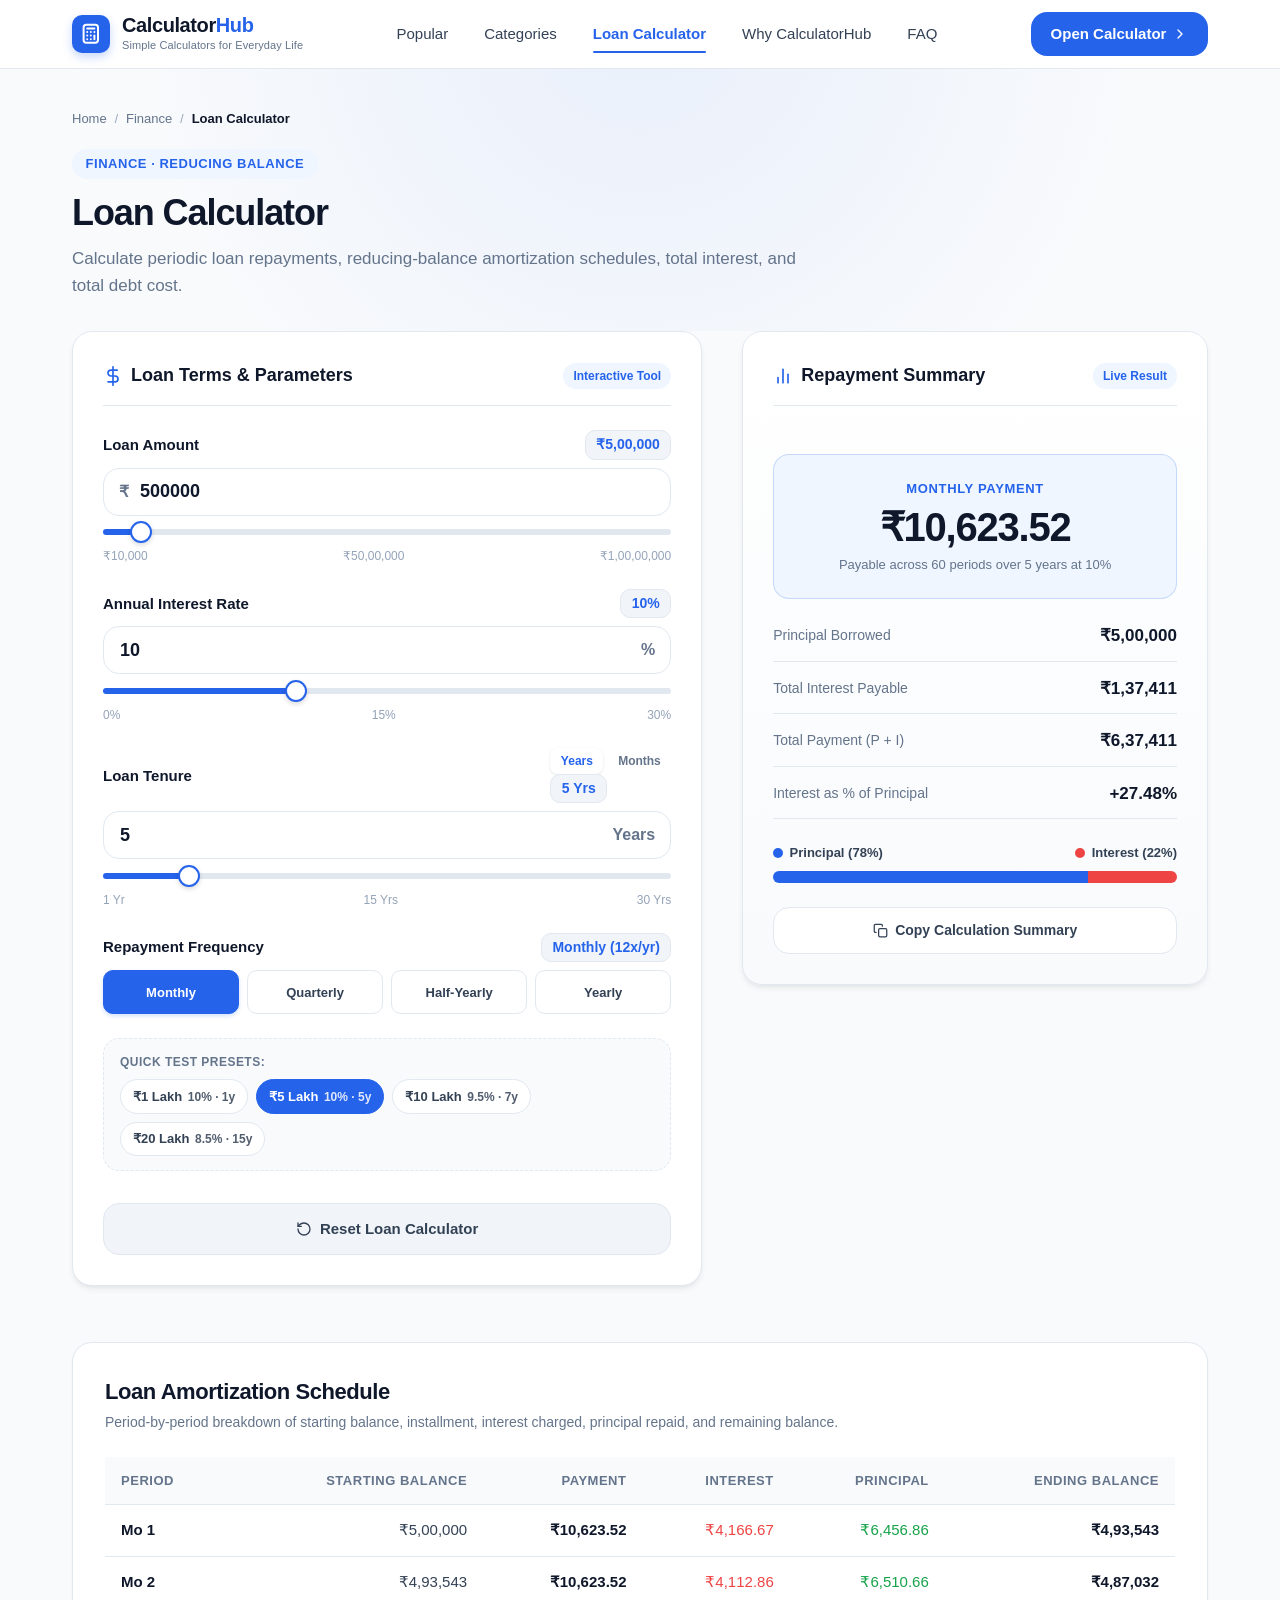
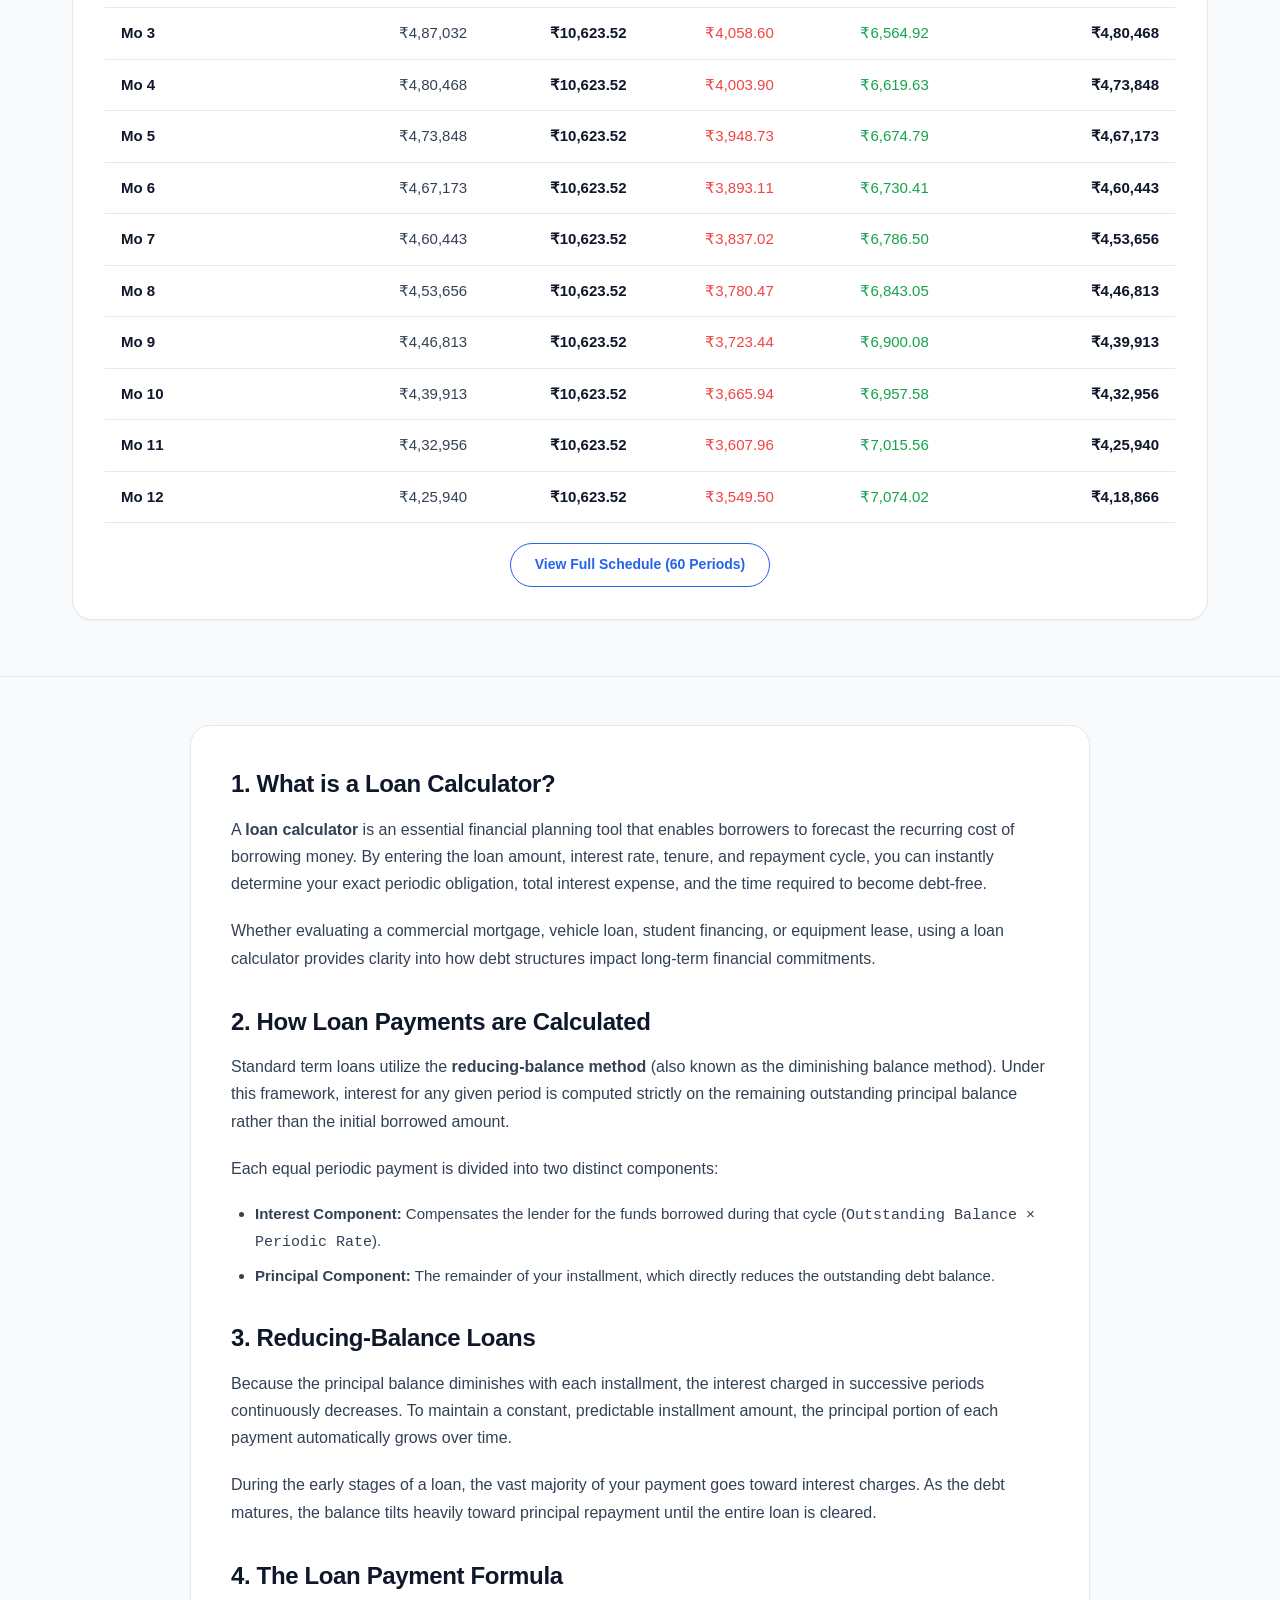
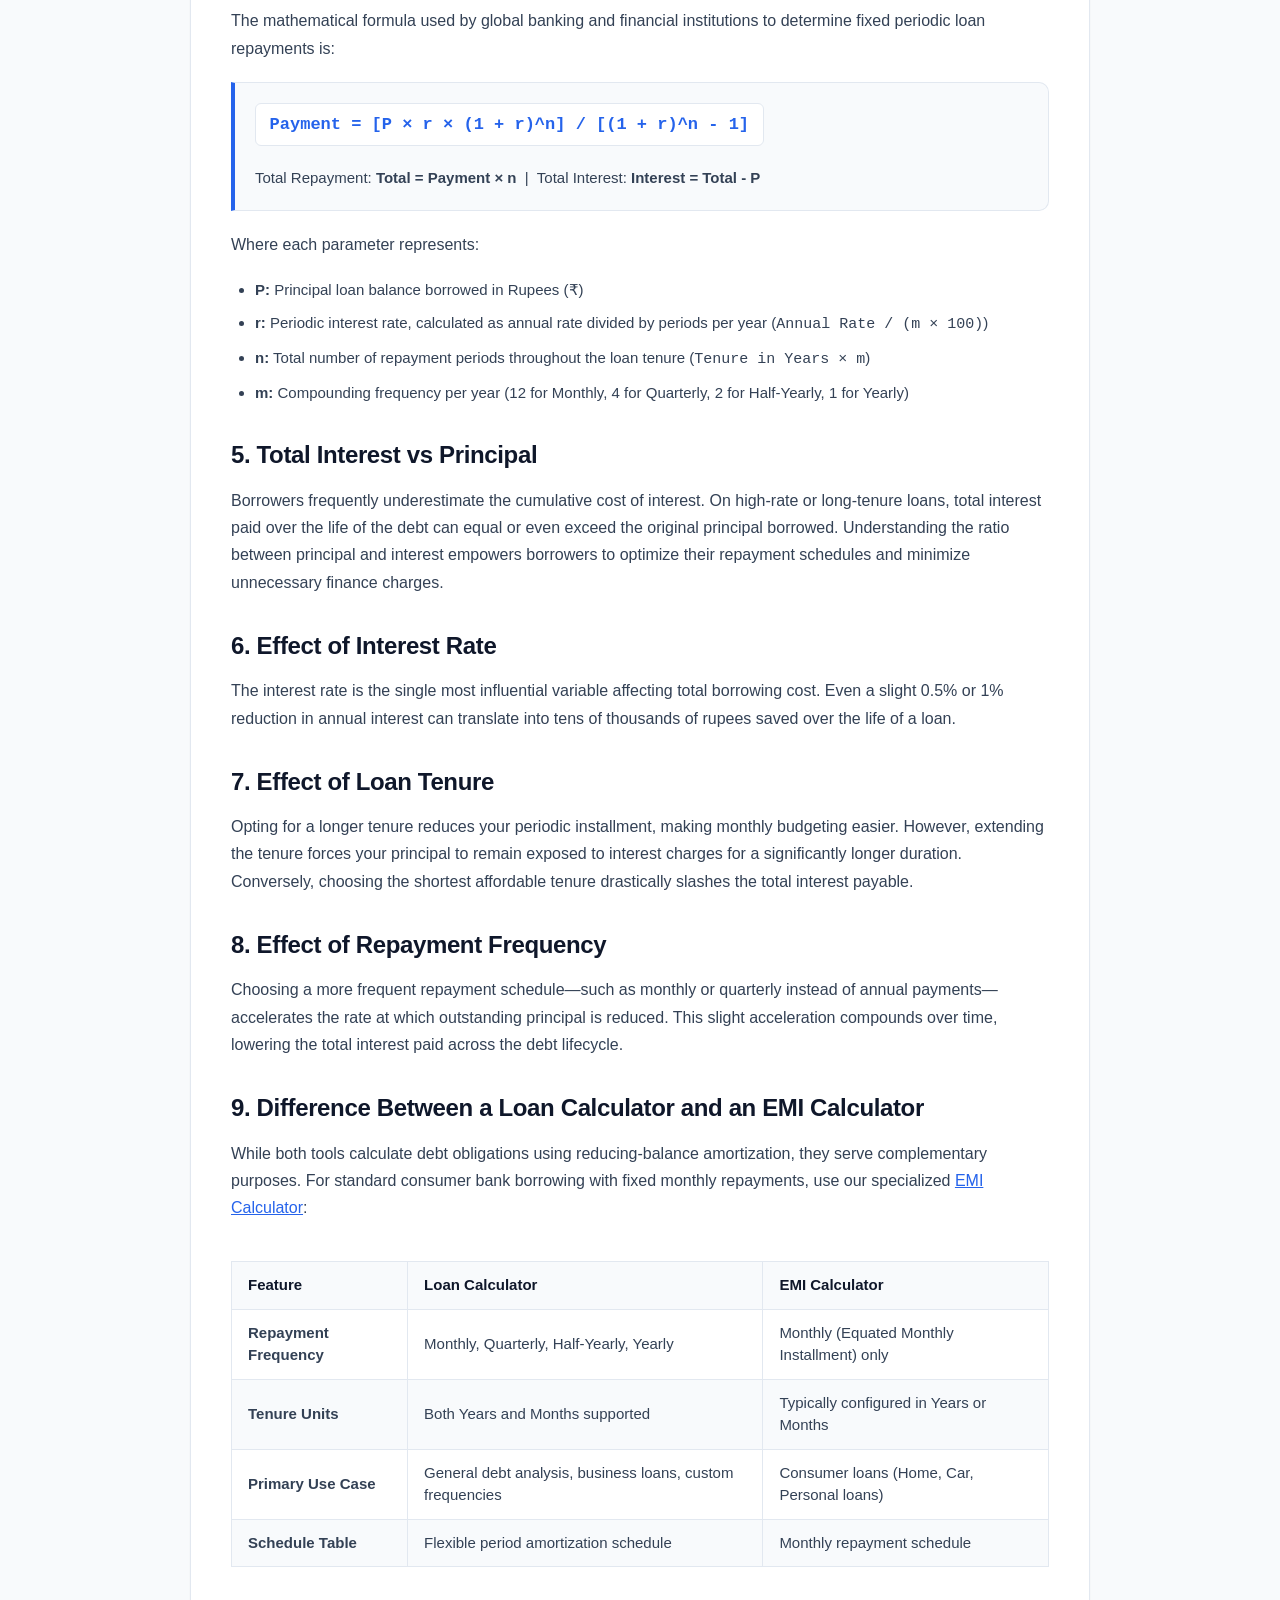
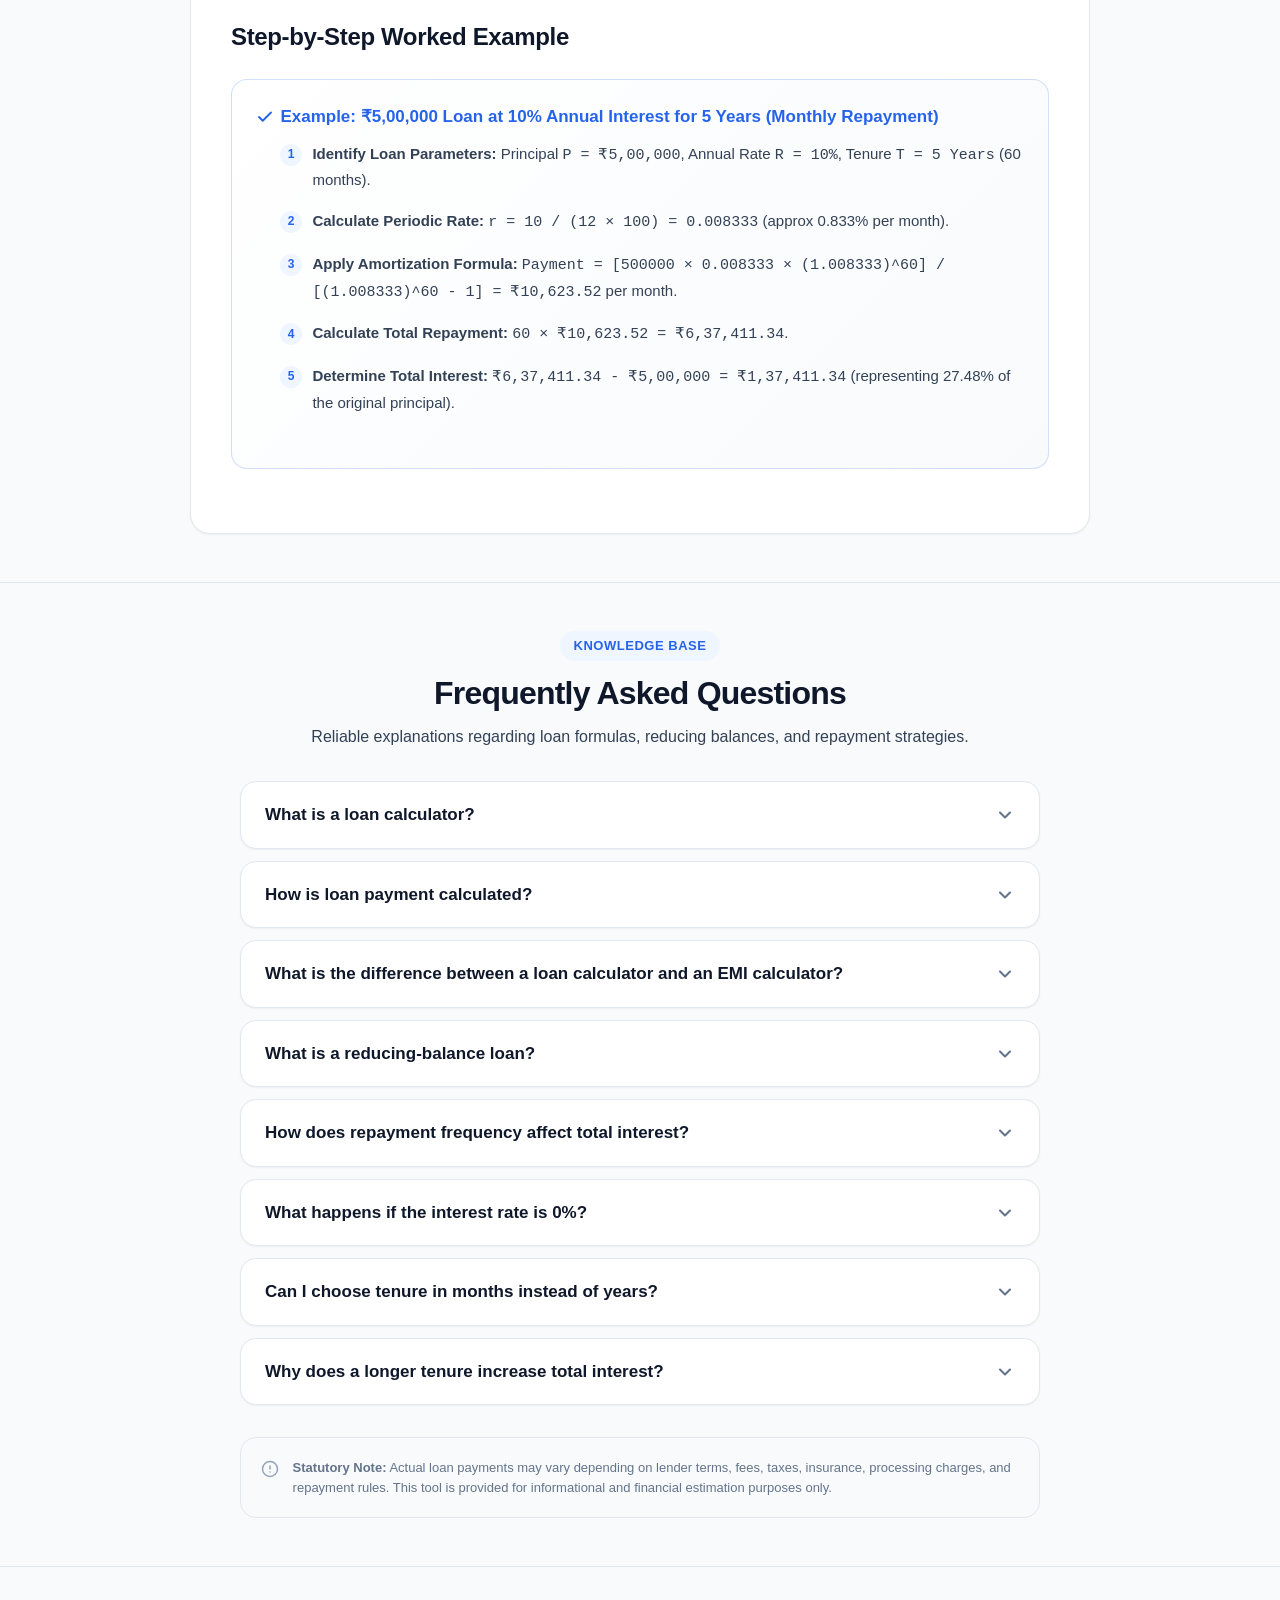
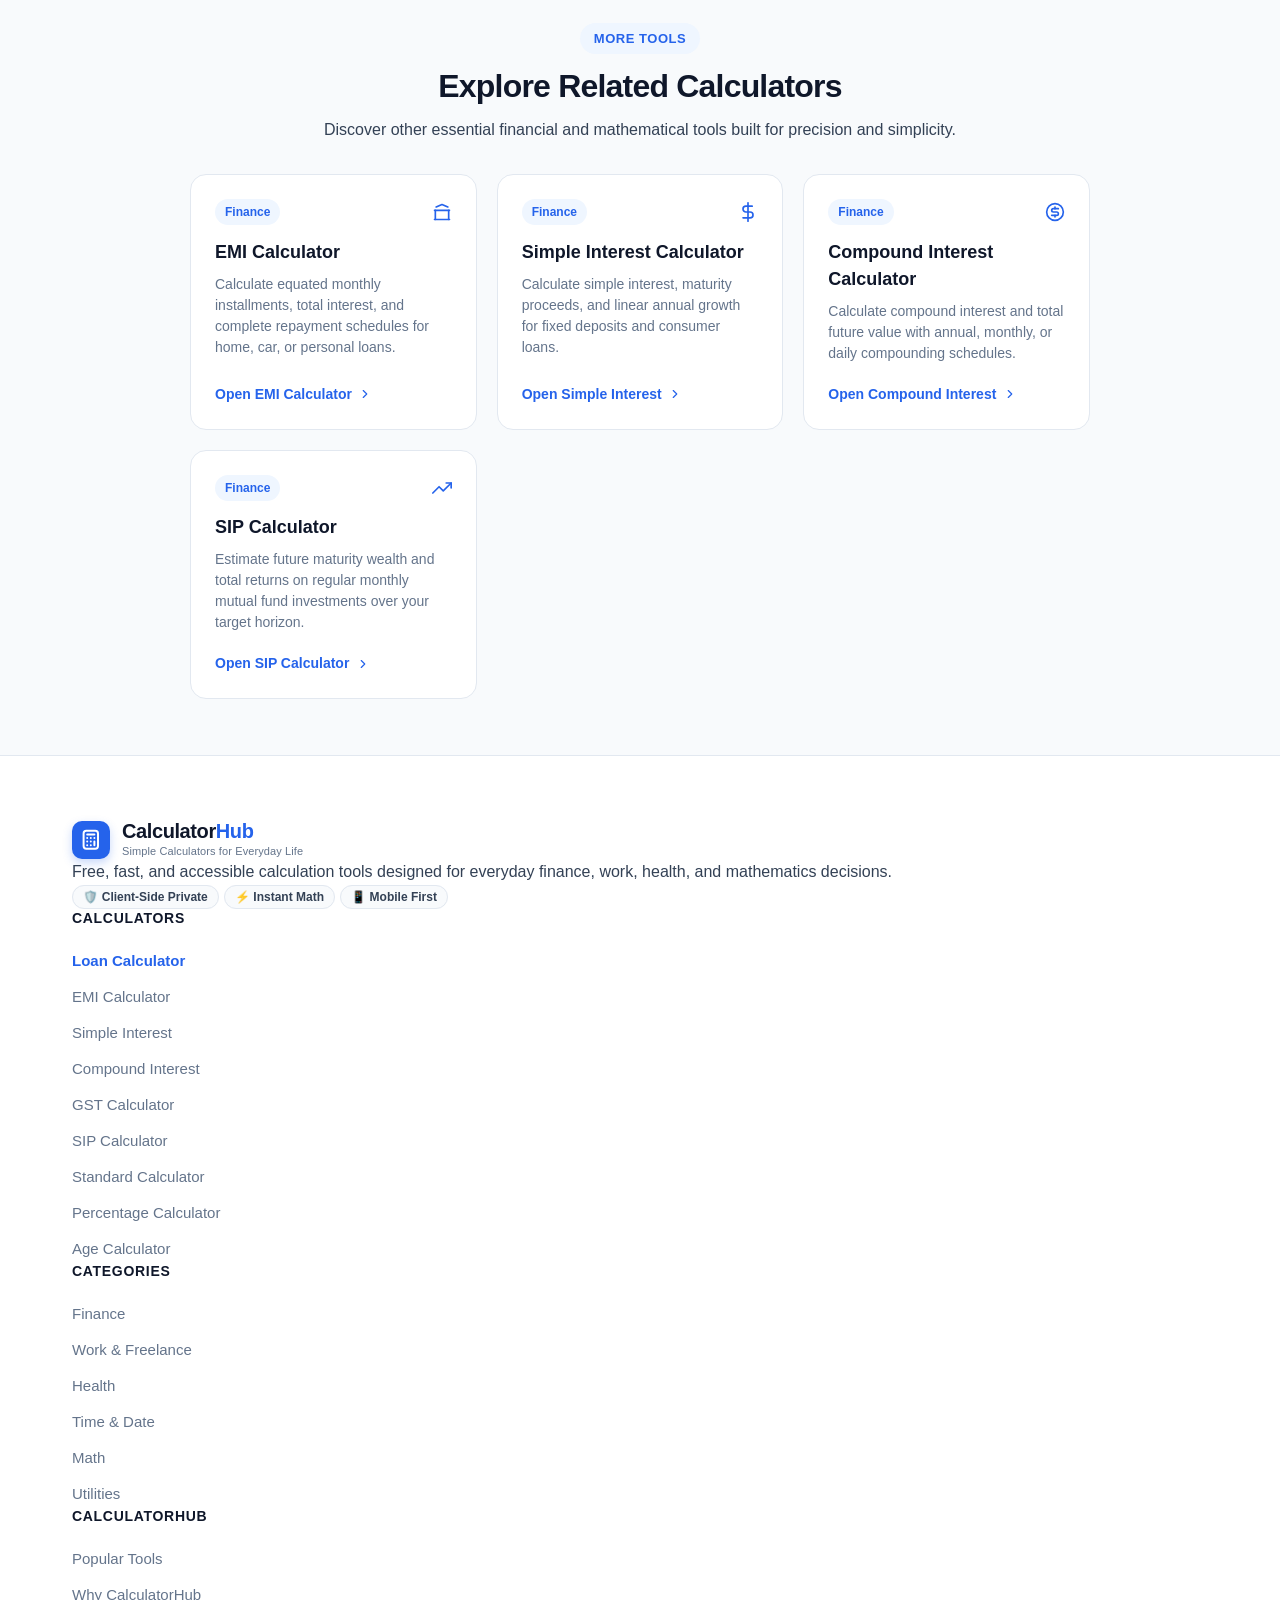
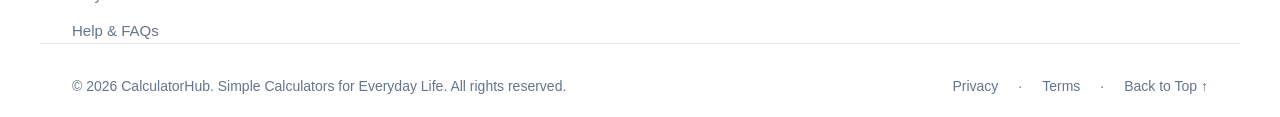
<file: calculators/loan/index.html>
<!DOCTYPE html>
<html lang="en">
<head>
  <meta charset="UTF-8">
  <meta name="viewport" content="width=device-width, initial-scale=1.0">
  <meta name="description" content="Calculate loan periodic payments, reducing-balance amortization schedules, total interest, and total cost across monthly, quarterly, and yearly frequencies.">
  <link rel="canonical" href="https://calcuface.co.in/calculators/loan/">
  <meta property="og:title" content="Loan Calculator – Periodic Repayment & Amortization Schedule | CalculatorHub">
  <meta property="og:description" content="Calculate loan periodic payments, reducing-balance amortization schedules, total interest, and total cost across monthly, quarterly, and yearly frequencies.">
  <meta property="og:url" content="https://calcuface.co.in/calculators/loan/">
  <meta property="og:type" content="website">
  <meta property="og:site_name" content="CalculatorHub">
  <title>Loan Calculator – Periodic Repayment & Amortization Schedule | CalculatorHub</title>
  <script type="application/ld+json">
  {
    "@context": "https://schema.org",
    "@graph": [
      {
        "@type": "WebPage",
        "name": "Loan Calculator – Periodic Repayment & Amortization Schedule",
        "url": "https://calcuface.co.in/calculators/loan/",
        "description": "Calculate loan periodic payments, reducing-balance amortization schedules, total interest, and total cost across monthly, quarterly, and yearly frequencies.",
        "breadcrumb": {
          "@type": "BreadcrumbList",
          "itemListElement": [
            {
              "@type": "ListItem",
              "position": 1,
              "name": "Home",
              "item": "https://calcuface.co.in/"
            },
            {
              "@type": "ListItem",
              "position": 2,
              "name": "Finance",
              "item": "https://calcuface.co.in/#categories"
            },
            {
              "@type": "ListItem",
              "position": 3,
              "name": "Loan Calculator",
              "item": "https://calcuface.co.in/calculators/loan/"
            }
          ]
        }
      },
      {
        "@type": "FinancialCalculator",
        "name": "Loan Calculator",
        "url": "https://calcuface.co.in/calculators/loan/",
        "applicationCategory": "FinanceApplication",
        "operatingSystem": "All",
        "description": "General-purpose reducing-balance loan calculator with multi-frequency repayments (monthly, quarterly, half-yearly, yearly) and full amortization table."
      },
      {
        "@type": "FAQPage",
        "mainEntity": [
          {
            "@type": "Question",
            "name": "What is a loan calculator?",
            "acceptedAnswer": {
              "@type": "Answer",
              "text": "A loan calculator is a financial tool that computes the periodic repayment amount, total interest cost, and overall repayment sum for a borrowed principal based on an annual interest rate, tenure, and repayment frequency."
            }
          },
          {
            "@type": "Question",
            "name": "How is loan payment calculated?",
            "acceptedAnswer": {
              "@type": "Answer",
              "text": "Loan payments are calculated using the reducing-balance amortization formula: Payment = [P × r × (1 + r)^n] / [(1 + r)^n - 1], where P is the loan principal, r is the periodic interest rate, and n is the total number of repayment periods."
            }
          },
          {
            "@type": "Question",
            "name": "What is the difference between a loan calculator and an EMI calculator?",
            "acceptedAnswer": {
              "@type": "Answer",
              "text": "While an EMI calculator specifically calculates Equated Monthly Installments (monthly frequency only), a general-purpose loan calculator supports multiple repayment frequencies including monthly, quarterly, half-yearly, and yearly schedules, as well as tenures in both years and months."
            }
          },
          {
            "@type": "Question",
            "name": "What is a reducing-balance loan?",
            "acceptedAnswer": {
              "@type": "Answer",
              "text": "In a reducing-balance loan, interest is calculated only on the remaining outstanding principal balance at each cycle rather than the original loan amount. As principal is repaid, the interest portion of each installment decreases while the principal portion increases."
            }
          },
          {
            "@type": "Question",
            "name": "How does repayment frequency affect total interest?",
            "acceptedAnswer": {
              "@type": "Answer",
              "text": "More frequent repayment cycles (such as monthly vs. yearly) pay down principal earlier, resulting in slightly lower overall interest accumulation over the life of the loan."
            }
          },
          {
            "@type": "Question",
            "name": "What happens if the interest rate is 0%?",
            "acceptedAnswer": {
              "@type": "Answer",
              "text": "At a 0% interest rate, no interest is charged. The periodic payment is simply the principal divided equally by the number of repayment periods (Payment = P / n), and the total repayment equals the exact original loan principal."
            }
          },
          {
            "@type": "Question",
            "name": "Can I choose tenure in months instead of years?",
            "acceptedAnswer": {
              "@type": "Answer",
              "text": "Yes. You can toggle between Years and Months directly in the calculator interface, making it ideal for short-term financing, bridge loans, or multi-year commercial borrowings."
            }
          },
          {
            "@type": "Question",
            "name": "Why does a longer tenure increase total interest?",
            "acceptedAnswer": {
              "@type": "Answer",
              "text": "A longer tenure reduces your periodic payment by stretching the debt over more periods, but keeps the unpaid principal exposed to interest charges for a longer duration, resulting in a substantially higher total interest cost."
            }
          }
        ]
      }
    ]
  }
  </script>
  <link rel="stylesheet" href="../../css/styles.css">
  <link rel="stylesheet" href="../../css/loan.css">
</head>
<body>

  <!-- =========================================================================
       Site Header (Universal CalculatorHub Header)
       ========================================================================= -->
  <header class="site-header">
    <div class="container nav-container">
      <!-- Brand Logo -->
      <a href="/" class="brand-logo" aria-label="CalculatorHub Homepage">
        <div class="brand-icon-wrapper" aria-hidden="true">
          <svg width="22" height="22" viewBox="0 0 24 24" fill="none" stroke="currentColor" stroke-width="2.2" stroke-linecap="round" stroke-linejoin="round">
            <rect x="4" y="2" width="16" height="20" rx="3"></rect>
            <line x1="8" y1="6" x2="16" y2="6"></line>
            <line x1="16" y1="14" x2="16" y2="18"></line>
            <path d="M8 10h.01M12 10h.01M16 10h.01M8 14h.01M12 14h.01M8 18h.01M12 18h.01"></path>
          </svg>
        </div>
        <div class="brand-text-wrapper">
          <span class="brand-name">Calculator<span>Hub</span></span>
          <span class="brand-tagline-sub">Simple Calculators for Everyday Life</span>
        </div>
      </a>

      <!-- Desktop Navigation -->
      <nav class="nav-menu" aria-label="Primary Navigation">
        <a href="/#popular" class="nav-link">Popular</a>
        <a href="/#categories" class="nav-link">Categories</a>
        <a href="#loan-calc-card" class="nav-link active">Loan Calculator</a>
        <a href="/#why-us" class="nav-link">Why CalculatorHub</a>
        <a href="#faq" class="nav-link">FAQ</a>
      </nav>

      <!-- Desktop Header Actions -->
      <div class="nav-actions">
        <a href="../../calculator.html" class="search-submit-btn">
          <span>Open Calculator</span>
          <svg width="16" height="16" viewBox="0 0 24 24" fill="none" stroke="currentColor" stroke-width="2" stroke-linecap="round" stroke-linejoin="round">
            <polyline points="9 18 15 12 9 6"></polyline>
          </svg>
        </a>
      </div>

      <!-- Mobile Hamburger Toggle -->
      <button type="button" class="mobile-menu-btn" id="mobile-menu-toggle" aria-label="Toggle mobile menu" aria-expanded="false" aria-controls="mobile-nav-drawer">
        <svg class="hamburger-icon" width="22" height="22" viewBox="0 0 24 24" fill="none" stroke="currentColor" stroke-width="2" stroke-linecap="round" stroke-linejoin="round">
          <line x1="3" y1="12" x2="21" y2="12"></line>
          <line x1="3" y1="6" x2="21" y2="6"></line>
          <line x1="3" y1="18" x2="21" y2="18"></line>
        </svg>
      </button>
    </div>

    <!-- Mobile Navigation Drawer -->
    <nav class="mobile-nav" id="mobile-nav-drawer" aria-label="Mobile Navigation" hidden>
      <ul class="mobile-nav-list">
        <li><a href="../../calculator.html" class="mobile-nav-link" style="color: var(--primary); font-weight: 600;">⚡ Open Interactive Calculator</a></li>
        <li><a href="/#popular" class="mobile-nav-link">Popular Calculators</a></li>
        <li><a href="/#categories" class="mobile-nav-link">Browse Categories</a></li>
        <li><a href="#loan-calc-card" class="mobile-nav-link active">Loan Calculator</a></li>
        <li><a href="/#why-us" class="mobile-nav-link">Why CalculatorHub</a></li>
        <li><a href="#faq" class="mobile-nav-link">Frequently Asked Questions</a></li>
      </ul>
    </nav>
  </header>

  <main>
    <!-- =========================================================================
         Hero & Breadcrumbs
         ========================================================================= -->
    <section class="loan-hero">
      <div class="container">
        <!-- Breadcrumb Navigation -->
        <nav class="breadcrumb-nav" aria-label="Breadcrumb">
          <a href="/" class="breadcrumb-link">Home</a>
          <span class="breadcrumb-separator">/</span>
          <a href="/#categories" class="breadcrumb-link">Finance</a>
          <span class="breadcrumb-separator">/</span>
          <span class="breadcrumb-current" aria-current="page">Loan Calculator</span>
        </nav>

        <div class="loan-badge">Finance · Reducing Balance</div>
        <h1 class="loan-page-title">Loan Calculator</h1>
        <p class="loan-page-subtitle">
          Calculate periodic loan repayments, reducing-balance amortization schedules, total interest, and total debt cost.
        </p>
      </div>
    </section>

    <!-- =========================================================================
         Interactive Calculator Unit (Two Column Grid)
         ========================================================================= -->
    <section class="loan-calc-section" id="loan-calc-card">
      <div class="container">
        <div class="loan-calc-grid">

          <!-- Left Column: Input Form Card -->
          <div class="loan-card">
            <div class="loan-card-header">
              <h2 class="loan-card-title">
                <svg width="20" height="20" viewBox="0 0 24 24" fill="none" stroke="currentColor" stroke-width="2" stroke-linecap="round" stroke-linejoin="round" style="color: var(--primary);">
                  <line x1="12" y1="1" x2="12" y2="23"></line>
                  <path d="M17 5H9.5a3.5 3.5 0 0 0 0 7h5a3.5 3.5 0 0 1 0 7H6"></path>
                </svg>
                Loan Terms & Parameters
              </h2>
              <span class="loan-tag-badge">Interactive Tool</span>
            </div>

            <form class="loan-form" onsubmit="return false;" novalidate>
              <!-- 1. Loan Amount -->
              <div class="loan-input-group">
                <div class="loan-label-row">
                  <label for="loan-input-amount" class="loan-label">Loan Amount</label>
                  <span class="loan-value-pill" id="loan-pill-amount">₹5,00,000</span>
                </div>
                <div class="loan-input-wrapper">
                  <span class="loan-affix loan-prefix">₹</span>
                  <input type="number" id="loan-input-amount" class="loan-input-text has-prefix" value="500000" min="1000" max="100000000" step="5000" inputmode="decimal" placeholder="e.g. 500000" aria-label="Loan amount in rupees">
                </div>
                <input type="range" id="loan-slider-amount" class="loan-range-slider" min="10000" max="10000000" step="10000" value="500000" aria-label="Loan amount slider">
                <div class="loan-range-legend">
                  <span>₹10,000</span>
                  <span>₹50,00,000</span>
                  <span>₹1,00,00,000</span>
                </div>
              </div>

              <!-- 2. Annual Interest Rate -->
              <div class="loan-input-group">
                <div class="loan-label-row">
                  <label for="loan-input-rate" class="loan-label">Annual Interest Rate</label>
                  <span class="loan-value-pill" id="loan-pill-rate">10%</span>
                </div>
                <div class="loan-input-wrapper">
                  <input type="number" id="loan-input-rate" class="loan-input-text has-suffix" value="10" min="0" max="50" step="0.1" inputmode="decimal" placeholder="e.g. 10" aria-label="Annual interest rate percentage">
                  <span class="loan-affix loan-suffix">%</span>
                </div>
                <input type="range" id="loan-slider-rate" class="loan-range-slider" min="0" max="30" step="0.25" value="10" aria-label="Annual interest rate slider">
                <div class="loan-range-legend">
                  <span>0%</span>
                  <span>15%</span>
                  <span>30%</span>
                </div>
              </div>

              <!-- 3. Loan Tenure & Unit Switcher -->
              <div class="loan-input-group">
                <div class="loan-label-row">
                  <label for="loan-input-tenure" class="loan-label">Loan Tenure</label>
                  <div class="loan-tenure-switch-box">
                    <div class="loan-tenure-toggle-pills" role="radiogroup" aria-label="Tenure measurement unit">
                      <button type="button" class="loan-unit-btn is-active" id="loan-tenure-years-btn" role="radio" aria-checked="true" aria-pressed="true">Years</button>
                      <button type="button" class="loan-unit-btn" id="loan-tenure-months-btn" role="radio" aria-checked="false" aria-pressed="false">Months</button>
                    </div>
                    <span class="loan-value-pill" id="loan-pill-tenure">5 Yrs</span>
                  </div>
                </div>
                <div class="loan-input-wrapper">
                  <input type="number" id="loan-input-tenure" class="loan-input-text has-suffix" value="5" min="1" max="50" step="1" inputmode="numeric" placeholder="e.g. 5" aria-label="Loan tenure">
                  <span class="loan-affix loan-suffix" id="loan-tenure-unit-label">Years</span>
                </div>
                <input type="range" id="loan-slider-tenure" class="loan-range-slider" min="1" max="30" step="1" value="5" aria-label="Loan tenure slider">
                <div class="loan-range-legend">
                  <span>1 Yr</span>
                  <span>15 Yrs</span>
                  <span>30 Yrs</span>
                </div>
              </div>

              <!-- 4. Repayment Frequency -->
              <div class="loan-input-group">
                <div class="loan-label-row">
                  <label class="loan-label">Repayment Frequency</label>
                  <span class="loan-value-pill" id="loan-pill-freq">Monthly (12x/yr)</span>
                </div>
                <div class="loan-freq-grid" role="radiogroup" aria-label="Repayment frequency">
                  <button type="button" class="loan-freq-btn is-active" data-freq="monthly" role="radio" aria-checked="true">
                    Monthly
                  </button>
                  <button type="button" class="loan-freq-btn" data-freq="quarterly" role="radio" aria-checked="false">
                    Quarterly
                  </button>
                  <button type="button" class="loan-freq-btn" data-freq="half_yearly" role="radio" aria-checked="false">
                    Half-Yearly
                  </button>
                  <button type="button" class="loan-freq-btn" data-freq="yearly" role="radio" aria-checked="false">
                    Yearly
                  </button>
                </div>
              </div>

              <!-- 5. Quick Test Presets -->
              <div class="quick-examples-box">
                <span class="quick-examples-title">Quick Test Presets:</span>
                <div class="example-chips-row">
                  <button type="button" class="loan-preset-chip" data-amount="100000" data-rate="10" data-tenure="1" data-unit="years" title="₹1 Lakh at 10% for 1 year">
                    <span>₹1 Lakh</span>
                    <span class="loan-preset-detail">10% · 1y</span>
                  </button>
                  <button type="button" class="loan-preset-chip is-active" data-amount="500000" data-rate="10" data-tenure="5" data-unit="years" title="₹5 Lakh at 10% for 5 years">
                    <span>₹5 Lakh</span>
                    <span class="loan-preset-detail">10% · 5y</span>
                  </button>
                  <button type="button" class="loan-preset-chip" data-amount="1000000" data-rate="9.5" data-tenure="7" data-unit="years" title="₹10 Lakh at 9.5% for 7 years">
                    <span>₹10 Lakh</span>
                    <span class="loan-preset-detail">9.5% · 7y</span>
                  </button>
                  <button type="button" class="loan-preset-chip" data-amount="2000000" data-rate="8.5" data-tenure="15" data-unit="years" title="₹20 Lakh at 8.5% for 15 years">
                    <span>₹20 Lakh</span>
                    <span class="loan-preset-detail">8.5% · 15y</span>
                  </button>
                </div>
              </div>

              <!-- 6. Form Actions (Reset Button Only - Live Auto-Calculation) -->
              <div class="loan-actions-row">
                <button type="button" class="btn-calc-reset" id="btn-loan-reset">
                  <svg width="16" height="16" viewBox="0 0 24 24" fill="none" stroke="currentColor" stroke-width="2" stroke-linecap="round" stroke-linejoin="round">
                    <path d="M3 12a9 9 0 1 0 9-9 9.75 9.75 0 0 0-6.74 2.74L3 8"></path>
                    <path d="M3 3v5h5"></path>
                  </svg>
                  <span>Reset Loan Calculator</span>
                </button>
              </div>
            </form>
          </div>

          <!-- Right Column: Results Card -->
          <div class="loan-card loan-results-card" id="loan-results-card">
            <div class="loan-card-header">
              <h2 class="loan-card-title">
                <svg width="20" height="20" viewBox="0 0 24 24" fill="none" stroke="currentColor" stroke-width="2" stroke-linecap="round" stroke-linejoin="round" style="color: var(--primary);">
                  <line x1="18" y1="20" x2="18" y2="10"></line>
                  <line x1="12" y1="20" x2="12" y2="4"></line>
                  <line x1="6" y1="20" x2="6" y2="14"></line>
                </svg>
                Repayment Summary
              </h2>
              <span class="loan-tag-badge">Live Result</span>
            </div>

            <!-- Prominent Periodic Payment Display -->
            <div class="loan-main-result-box">
              <div class="loan-result-label" id="result-loan-payment-label">Monthly Payment</div>
              <div class="loan-result-amount" id="result-loan-payment">₹10,624</div>
              <div class="loan-result-subtitle" id="result-loan-payment-subtitle">Payable across 60 periods over 5 years at 10%</div>
            </div>

            <!-- Core Figures List -->
            <div class="loan-stats-list">
              <div class="loan-stat-row">
                <span class="loan-stat-label">Principal Borrowed</span>
                <span class="loan-stat-val" id="result-loan-principal">₹5,00,000</span>
              </div>
              <div class="loan-stat-row">
                <span class="loan-stat-label">Total Interest Payable</span>
                <span class="loan-stat-val debt" id="result-loan-interest">₹1,37,411</span>
              </div>
              <div class="loan-stat-row">
                <span class="loan-stat-label">Total Payment (P + I)</span>
                <span class="loan-stat-val" id="result-loan-total">₹6,37,411</span>
              </div>
              <div class="loan-stat-row">
                <span class="loan-stat-label">Interest as % of Principal</span>
                <span class="loan-stat-val debt" id="result-loan-rate-gain">+27.48%</span>
              </div>
            </div>

            <!-- Visual Breakdown Bar (Principal vs Interest) -->
            <div class="loan-ratio-wrapper">
              <div class="loan-ratio-header">
                <div class="ratio-legend-item">
                  <span class="ratio-dot principal"></span>
                  <span>Principal (<span id="pct-principal">78%</span>)</span>
                </div>
                <div class="ratio-legend-item">
                  <span class="ratio-dot interest"></span>
                  <span>Interest (<span id="pct-interest">22%</span>)</span>
                </div>
              </div>
              <div class="ratio-bar-track" aria-hidden="true">
                <div class="bar-segment-principal" id="bar-principal" style="width: 78%;"></div>
                <div class="bar-segment-interest" id="bar-interest" style="width: 22%;"></div>
              </div>
            </div>

            <!-- Copy Summary Button -->
            <button type="button" class="btn-calc-copy" id="btn-loan-copy">
              <svg width="15" height="15" viewBox="0 0 24 24" fill="none" stroke="currentColor" stroke-width="2" stroke-linecap="round" stroke-linejoin="round">
                <rect x="9" y="9" width="13" height="13" rx="2" ry="2"></rect>
                <path d="M5 15H4a2 2 0 0 1-2-2V4a2 2 0 0 1 2-2h9a2 2 0 0 1 2 2v1"></path>
              </svg>
              <span>Copy Calculation Summary</span>
            </button>
          </div>

        </div>
      </div>
    </section>

    <!-- =========================================================================
         Amortization Schedule Table
         ========================================================================= -->
    <section class="loan-amort-section">
      <div class="container">
        <div class="loan-amort-card">
          <div class="loan-amort-header">
            <h2 class="loan-amort-title">Loan Amortization Schedule</h2>
            <p style="font-size: 0.875rem; color: var(--text-muted); margin-top: 0.25rem;">
              Period-by-period breakdown of starting balance, installment, interest charged, principal repaid, and remaining balance.
            </p>
          </div>

          <div class="table-responsive">
            <table class="loan-amort-table">
              <thead>
                <tr>
                  <th style="text-align: left;">Period</th>
                  <th>Starting Balance</th>
                  <th>Payment</th>
                  <th>Interest</th>
                  <th>Principal</th>
                  <th>Ending Balance</th>
                </tr>
              </thead>
              <tbody id="loan-amort-tbody">
                <!-- Dynamically generated rows -->
              </tbody>
            </table>
          </div>

          <div style="text-align: center;">
            <button type="button" class="btn-toggle-amort" id="btn-toggle-amort" style="display: none;">
              View Full Schedule
            </button>
          </div>
        </div>
      </div>
    </section>

    <!-- =========================================================================
         Educational & SEO Content Section
         ========================================================================= -->
    <section class="loan-content-section">
      <div class="container">
        <article class="loan-article-card loan-prose">
          <h2>1. What is a Loan Calculator?</h2>
          <p>
            A <strong>loan calculator</strong> is an essential financial planning tool that enables borrowers to forecast the recurring cost of borrowing money. By entering the loan amount, interest rate, tenure, and repayment cycle, you can instantly determine your exact periodic obligation, total interest expense, and the time required to become debt-free.
          </p>
          <p>
            Whether evaluating a commercial mortgage, vehicle loan, student financing, or equipment lease, using a loan calculator provides clarity into how debt structures impact long-term financial commitments.
          </p>

          <h2>2. How Loan Payments are Calculated</h2>
          <p>
            Standard term loans utilize the <strong>reducing-balance method</strong> (also known as the diminishing balance method). Under this framework, interest for any given period is computed strictly on the remaining outstanding principal balance rather than the initial borrowed amount.
          </p>
          <p>
            Each equal periodic payment is divided into two distinct components:
          </p>
          <ul>
            <li><strong>Interest Component:</strong> Compensates the lender for the funds borrowed during that cycle (<code>Outstanding Balance × Periodic Rate</code>).</li>
            <li><strong>Principal Component:</strong> The remainder of your installment, which directly reduces the outstanding debt balance.</li>
          </ul>

          <h2>3. Reducing-Balance Loans</h2>
          <p>
            Because the principal balance diminishes with each installment, the interest charged in successive periods continuously decreases. To maintain a constant, predictable installment amount, the principal portion of each payment automatically grows over time.
          </p>
          <p>
            During the early stages of a loan, the vast majority of your payment goes toward interest charges. As the debt matures, the balance tilts heavily toward principal repayment until the entire loan is cleared.
          </p>

          <h2>4. The Loan Payment Formula</h2>
          <p>
            The mathematical formula used by global banking and financial institutions to determine fixed periodic loan repayments is:
          </p>

          <div class="loan-formula-box">
            <div class="loan-formula-code">Payment = [P × r × (1 + r)^n] / [(1 + r)^n - 1]</div>
            <p style="margin: 0.5rem 0 0 0; font-size: 0.9375rem; color: var(--text-body);">
              Total Repayment: <strong>Total = Payment × n</strong> &nbsp;|&nbsp; Total Interest: <strong>Interest = Total - P</strong>
            </p>
          </div>

          <p>Where each parameter represents:</p>
          <ul>
            <li><strong>P:</strong> Principal loan balance borrowed in Rupees (₹)</li>
            <li><strong>r:</strong> Periodic interest rate, calculated as annual rate divided by periods per year (<code>Annual Rate / (m × 100)</code>)</li>
            <li><strong>n:</strong> Total number of repayment periods throughout the loan tenure (<code>Tenure in Years × m</code>)</li>
            <li><strong>m:</strong> Compounding frequency per year (12 for Monthly, 4 for Quarterly, 2 for Half-Yearly, 1 for Yearly)</li>
          </ul>

          <h2>5. Total Interest vs Principal</h2>
          <p>
            Borrowers frequently underestimate the cumulative cost of interest. On high-rate or long-tenure loans, total interest paid over the life of the debt can equal or even exceed the original principal borrowed. Understanding the ratio between principal and interest empowers borrowers to optimize their repayment schedules and minimize unnecessary finance charges.
          </p>

          <h2>6. Effect of Interest Rate</h2>
          <p>
            The interest rate is the single most influential variable affecting total borrowing cost. Even a slight 0.5% or 1% reduction in annual interest can translate into tens of thousands of rupees saved over the life of a loan.
          </p>

          <h2>7. Effect of Loan Tenure</h2>
          <p>
            Opting for a longer tenure reduces your periodic installment, making monthly budgeting easier. However, extending the tenure forces your principal to remain exposed to interest charges for a significantly longer duration. Conversely, choosing the shortest affordable tenure drastically slashes the total interest payable.
          </p>

          <h2>8. Effect of Repayment Frequency</h2>
          <p>
            Choosing a more frequent repayment schedule—such as monthly or quarterly instead of annual payments—accelerates the rate at which outstanding principal is reduced. This slight acceleration compounds over time, lowering the total interest paid across the debt lifecycle.
          </p>

          <h2>9. Difference Between a Loan Calculator and an EMI Calculator</h2>
          <p>
            While both tools calculate debt obligations using reducing-balance amortization, they serve complementary purposes. For standard consumer bank borrowing with fixed monthly repayments, use our specialized <a href="/calculators/emi/" style="color: var(--primary); text-decoration: underline;">EMI Calculator</a>:
          </p>

          <div class="table-responsive">
            <table class="loan-comparison-table">
              <thead>
                <tr>
                  <th>Feature</th>
                  <th>Loan Calculator</th>
                  <th>EMI Calculator</th>
                </tr>
              </thead>
              <tbody>
                <tr>
                  <td><strong>Repayment Frequency</strong></td>
                  <td>Monthly, Quarterly, Half-Yearly, Yearly</td>
                  <td>Monthly (Equated Monthly Installment) only</td>
                </tr>
                <tr>
                  <td><strong>Tenure Units</strong></td>
                  <td>Both Years and Months supported</td>
                  <td>Typically configured in Years or Months</td>
                </tr>
                <tr>
                  <td><strong>Primary Use Case</strong></td>
                  <td>General debt analysis, business loans, custom frequencies</td>
                  <td>Consumer loans (Home, Car, Personal loans)</td>
                </tr>
                <tr>
                  <td><strong>Schedule Table</strong></td>
                  <td>Flexible period amortization schedule</td>
                  <td>Monthly repayment schedule</td>
                </tr>
              </tbody>
            </table>
          </div>

          <h2>Step-by-Step Worked Example</h2>
          <div class="loan-example-card">
            <div class="loan-example-title">
              <svg width="18" height="18" viewBox="0 0 24 24" fill="none" stroke="currentColor" stroke-width="2.5" stroke-linecap="round" stroke-linejoin="round">
                <polyline points="20 6 9 17 4 12"></polyline>
              </svg>
              Example: ₹5,00,000 Loan at 10% Annual Interest for 5 Years (Monthly Repayment)
            </div>
            <ul class="loan-example-steps">
              <li class="loan-example-step">
                <span class="loan-step-num">1</span>
                <div><strong>Identify Loan Parameters:</strong> Principal <code>P = ₹5,00,000</code>, Annual Rate <code>R = 10%</code>, Tenure <code>T = 5 Years</code> (60 months).</div>
              </li>
              <li class="loan-example-step">
                <span class="loan-step-num">2</span>
                <div><strong>Calculate Periodic Rate:</strong> <code>r = 10 / (12 × 100) = 0.008333</code> (approx 0.833% per month).</div>
              </li>
              <li class="loan-example-step">
                <span class="loan-step-num">3</span>
                <div><strong>Apply Amortization Formula:</strong> <code>Payment = [500000 × 0.008333 × (1.008333)^60] / [(1.008333)^60 - 1] = ₹10,623.52</code> per month.</div>
              </li>
              <li class="loan-example-step">
                <span class="loan-step-num">4</span>
                <div><strong>Calculate Total Repayment:</strong> <code>60 × ₹10,623.52 = ₹6,37,411.34</code>.</div>
              </li>
              <li class="loan-example-step">
                <span class="loan-step-num">5</span>
                <div><strong>Determine Total Interest:</strong> <code>₹6,37,411.34 - ₹5,00,000 = ₹1,37,411.34</code> (representing 27.48% of the original principal).</div>
              </li>
            </ul>
          </div>
        </article>
      </div>
    </section>

    <!-- =========================================================================
         Frequently Asked Questions (Accordion)
         ========================================================================= -->
    <section class="faq-section" id="faq">
      <div class="container">
        <div class="section-header" style="margin-bottom: 2rem;">
          <div class="loan-badge">Knowledge Base</div>
          <h2 class="section-title">Frequently Asked Questions</h2>
          <p class="section-desc">
            Reliable explanations regarding loan formulas, reducing balances, and repayment strategies.
          </p>
        </div>

        <div class="faq-list">
          <!-- FAQ 1 -->
          <div class="faq-item">
            <button type="button" class="faq-trigger" aria-expanded="false">
              <span>What is a loan calculator?</span>
              <svg class="faq-chevron" width="18" height="18" viewBox="0 0 24 24" fill="none" stroke="currentColor" stroke-width="2.5" stroke-linecap="round" stroke-linejoin="round">
                <polyline points="6 9 12 15 18 9"></polyline>
              </svg>
            </button>
            <div class="faq-content">
              <div class="faq-body">
                A loan calculator is a specialized financial estimation tool that calculates your periodic installment amount, total interest cost, and overall repayment commitment based on the loan amount, interest rate, tenure, and payment frequency.
              </div>
            </div>
          </div>

          <!-- FAQ 2 -->
          <div class="faq-item">
            <button type="button" class="faq-trigger" aria-expanded="false">
              <span>How is loan payment calculated?</span>
              <svg class="faq-chevron" width="18" height="18" viewBox="0 0 24 24" fill="none" stroke="currentColor" stroke-width="2.5" stroke-linecap="round" stroke-linejoin="round">
                <polyline points="6 9 12 15 18 9"></polyline>
              </svg>
            </button>
            <div class="faq-content">
              <div class="faq-body">
                Loan payments are computed using standard reducing-balance amortization: <code>Payment = [P × r × (1 + r)^n] / [(1 + r)^n - 1]</code>, where <em>P</em> is the borrowed principal, <em>r</em> is the periodic interest rate, and <em>n</em> is the total count of payment periods.
              </div>
            </div>
          </div>

          <!-- FAQ 3 -->
          <div class="faq-item">
            <button type="button" class="faq-trigger" aria-expanded="false">
              <span>What is the difference between a loan calculator and an EMI calculator?</span>
              <svg class="faq-chevron" width="18" height="18" viewBox="0 0 24 24" fill="none" stroke="currentColor" stroke-width="2.5" stroke-linecap="round" stroke-linejoin="round">
                <polyline points="6 9 12 15 18 9"></polyline>
              </svg>
            </button>
            <div class="faq-content">
              <div class="faq-body">
                An EMI calculator is specifically dedicated to monthly installments (Equated Monthly Installments), commonly used for Indian retail home, car, or personal loans. A general loan calculator allows you to model alternative repayment cadences (quarterly, half-yearly, yearly) as well as tenure in both years and months.
              </div>
            </div>
          </div>

          <!-- FAQ 4 -->
          <div class="faq-item">
            <button type="button" class="faq-trigger" aria-expanded="false">
              <span>What is a reducing-balance loan?</span>
              <svg class="faq-chevron" width="18" height="18" viewBox="0 0 24 24" fill="none" stroke="currentColor" stroke-width="2.5" stroke-linecap="round" stroke-linejoin="round">
                <polyline points="6 9 12 15 18 9"></polyline>
              </svg>
            </button>
            <div class="faq-content">
              <div class="faq-body">
                In a reducing-balance loan, interest is calculated solely on the outstanding principal remaining at each payment date rather than the original loan amount. As you gradually pay down principal, the interest share of each installment decreases and the principal recovery share rises.
              </div>
            </div>
          </div>

          <!-- FAQ 5 -->
          <div class="faq-item">
            <button type="button" class="faq-trigger" aria-expanded="false">
              <span>How does repayment frequency affect total interest?</span>
              <svg class="faq-chevron" width="18" height="18" viewBox="0 0 24 24" fill="none" stroke="currentColor" stroke-width="2.5" stroke-linecap="round" stroke-linejoin="round">
                <polyline points="6 9 12 15 18 9"></polyline>
              </svg>
            </button>
            <div class="faq-content">
              <div class="faq-body">
                More frequent repayments (e.g. monthly vs. yearly) decrease the outstanding principal sooner. Because interest is charged on the unpaid balance, earlier principal reduction yields a modestly lower cumulative interest outlay.
              </div>
            </div>
          </div>

          <!-- FAQ 6 -->
          <div class="faq-item">
            <button type="button" class="faq-trigger" aria-expanded="false">
              <span>What happens if the interest rate is 0%?</span>
              <svg class="faq-chevron" width="18" height="18" viewBox="0 0 24 24" fill="none" stroke="currentColor" stroke-width="2.5" stroke-linecap="round" stroke-linejoin="round">
                <polyline points="6 9 12 15 18 9"></polyline>
              </svg>
            </button>
            <div class="faq-content">
              <div class="faq-body">
                When the interest rate is 0%, interest payable is ₹0. The repayment amount is simply the principal divided equally by the number of installments (<code>Payment = P / n</code>), and the total repayment equals the exact principal borrowed.
              </div>
            </div>
          </div>

          <!-- FAQ 7 -->
          <div class="faq-item">
            <button type="button" class="faq-trigger" aria-expanded="false">
              <span>Can I choose tenure in months instead of years?</span>
              <svg class="faq-chevron" width="18" height="18" viewBox="0 0 24 24" fill="none" stroke="currentColor" stroke-width="2.5" stroke-linecap="round" stroke-linejoin="round">
                <polyline points="6 9 12 15 18 9"></polyline>
              </svg>
            </button>
            <div class="faq-content">
              <div class="faq-body">
                Yes. Use the Years/Months switch above the tenure input to toggle between time units. The slider and inputs automatically update their ranges to accommodate your chosen unit.
              </div>
            </div>
          </div>

          <!-- FAQ 8 -->
          <div class="faq-item">
            <button type="button" class="faq-trigger" aria-expanded="false">
              <span>Why does a longer tenure increase total interest?</span>
              <svg class="faq-chevron" width="18" height="18" viewBox="0 0 24 24" fill="none" stroke="currentColor" stroke-width="2.5" stroke-linecap="round" stroke-linejoin="round">
                <polyline points="6 9 12 15 18 9"></polyline>
              </svg>
            </button>
            <div class="faq-content">
              <div class="faq-body">
                A longer tenure reduces your periodic installment amount by distributing repayment across more cycles. However, because the unpaid balance remains outstanding for a longer period of time, interest continues accumulating, resulting in a substantially higher cumulative interest cost.
              </div>
            </div>
          </div>
        </div>

        <!-- Statutory Note -->
        <div class="disclaimer-card" style="max-width: 800px; margin: 2rem auto 0 auto;">
          <svg viewBox="0 0 24 24" fill="none" stroke="currentColor" stroke-width="2" stroke-linecap="round" stroke-linejoin="round" aria-hidden="true">
            <circle cx="12" cy="12" r="10"></circle>
            <line x1="12" y1="8" x2="12" y2="12"></line>
            <line x1="12" y1="16" x2="12.01" y2="16"></line>
          </svg>
          <div>
            <strong>Statutory Note:</strong> Actual loan payments may vary depending on lender terms, fees, taxes, insurance, processing charges, and repayment rules. This tool is provided for informational and financial estimation purposes only.
          </div>
        </div>
      </div>
    </section>

    <!-- =========================================================================
         Related Calculators Section (Valid Existing Links)
         ========================================================================= -->
    <section class="related-section">
      <div class="container">
        <div class="section-header" style="margin-bottom: 2rem;">
          <div class="loan-badge">More Tools</div>
          <h2 class="section-title">Explore Related Calculators</h2>
          <p class="section-desc">
            Discover other essential financial and mathematical tools built for precision and simplicity.
          </p>
        </div>

        <div class="related-grid" style="max-width: 900px; margin: 0 auto;">
          <!-- 1. EMI Calculator -->
          <a href="/calculators/emi/" class="related-card">
            <div class="related-header">
              <span class="loan-tag-badge">Finance</span>
              <svg width="20" height="20" viewBox="0 0 24 24" fill="none" stroke="currentColor" stroke-width="2" stroke-linecap="round" stroke-linejoin="round" style="color: var(--primary);">
                <path d="M3 21h18"></path>
                <path d="M3 10h18"></path>
                <path d="M5 6l7-3 7 3"></path>
                <path d="M4 10v11"></path>
                <path d="M20 10v11"></path>
              </svg>
            </div>
            <h3 class="related-title">EMI Calculator</h3>
            <p class="related-desc">
              Calculate equated monthly installments, total interest, and complete repayment schedules for home, car, or personal loans.
            </p>
            <span class="related-action">
              <span>Open EMI Calculator</span>
              <svg width="14" height="14" viewBox="0 0 24 24" fill="none" stroke="currentColor" stroke-width="2" stroke-linecap="round" stroke-linejoin="round">
                <polyline points="9 18 15 12 9 6"></polyline>
              </svg>
            </span>
          </a>

          <!-- 2. Simple Interest Calculator -->
          <a href="/calculators/simple-interest/" class="related-card">
            <div class="related-header">
              <span class="loan-tag-badge">Finance</span>
              <svg width="20" height="20" viewBox="0 0 24 24" fill="none" stroke="currentColor" stroke-width="2" stroke-linecap="round" stroke-linejoin="round" style="color: var(--primary);">
                <line x1="12" y1="1" x2="12" y2="23"></line>
                <path d="M17 5H9.5a3.5 3.5 0 0 0 0 7h5a3.5 3.5 0 0 1 0 7H6"></path>
              </svg>
            </div>
            <h3 class="related-title">Simple Interest Calculator</h3>
            <p class="related-desc">
              Calculate simple interest, maturity proceeds, and linear annual growth for fixed deposits and consumer loans.
            </p>
            <span class="related-action">
              <span>Open Simple Interest</span>
              <svg width="14" height="14" viewBox="0 0 24 24" fill="none" stroke="currentColor" stroke-width="2" stroke-linecap="round" stroke-linejoin="round">
                <polyline points="9 18 15 12 9 6"></polyline>
              </svg>
            </span>
          </a>

          <!-- 3. Compound Interest Calculator -->
          <a href="/calculators/compound-interest/" class="related-card">
            <div class="related-header">
              <span class="loan-tag-badge">Finance</span>
              <svg width="20" height="20" viewBox="0 0 24 24" fill="none" stroke="currentColor" stroke-width="2" stroke-linecap="round" stroke-linejoin="round" style="color: var(--primary);">
                <circle cx="12" cy="12" r="10"></circle>
                <path d="M16 8h-6a2 2 0 1 0 0 4h4a2 2 0 1 1 0 4H8"></path>
                <line x1="12" y1="6" x2="12" y2="8"></line>
                <line x1="12" y1="16" x2="12" y2="18"></line>
              </svg>
            </div>
            <h3 class="related-title">Compound Interest Calculator</h3>
            <p class="related-desc">
              Calculate compound interest and total future value with annual, monthly, or daily compounding schedules.
            </p>
            <span class="related-action">
              <span>Open Compound Interest</span>
              <svg width="14" height="14" viewBox="0 0 24 24" fill="none" stroke="currentColor" stroke-width="2" stroke-linecap="round" stroke-linejoin="round">
                <polyline points="9 18 15 12 9 6"></polyline>
              </svg>
            </span>
          </a>

          <!-- 4. SIP Calculator -->
          <a href="/calculators/sip/" class="related-card">
            <div class="related-header">
              <span class="loan-tag-badge">Finance</span>
              <svg width="20" height="20" viewBox="0 0 24 24" fill="none" stroke="currentColor" stroke-width="2" stroke-linecap="round" stroke-linejoin="round" style="color: var(--primary);">
                <polyline points="23 6 13.5 15.5 8.5 10.5 1 18"></polyline>
                <polyline points="17 6 23 6 23 12"></polyline>
              </svg>
            </div>
            <h3 class="related-title">SIP Calculator</h3>
            <p class="related-desc">
              Estimate future maturity wealth and total returns on regular monthly mutual fund investments over your target horizon.
            </p>
            <span class="related-action">
              <span>Open SIP Calculator</span>
              <svg width="14" height="14" viewBox="0 0 24 24" fill="none" stroke="currentColor" stroke-width="2" stroke-linecap="round" stroke-linejoin="round">
                <polyline points="9 18 15 12 9 6"></polyline>
              </svg>
            </span>
          </a>
        </div>
      </div>
    </section>
  </main>

  <!-- =========================================================================
       Site Footer
       ========================================================================= -->
  <footer class="site-footer" role="contentinfo">
    <div class="container footer-grid">
      <!-- Column 1: Brand & Bio -->
      <div class="footer-brand-col">
        <a href="/" class="brand-logo" aria-label="CalculatorHub Homepage">
          <div class="brand-icon-wrapper" aria-hidden="true">
            <svg width="22" height="22" viewBox="0 0 24 24" fill="none" stroke="currentColor" stroke-width="2.2" stroke-linecap="round" stroke-linejoin="round">
              <rect x="4" y="2" width="16" height="20" rx="3"></rect>
              <line x1="8" y1="6" x2="16" y2="6"></line>
              <line x1="16" y1="14" x2="16" y2="18"></line>
              <path d="M8 10h.01M12 10h.01M16 10h.01M8 14h.01M12 14h.01M8 18h.01M12 18h.01"></path>
            </svg>
          </div>
          <div class="brand-text-wrapper">
            <span class="brand-name">Calculator<span>Hub</span></span>
            <span class="brand-tagline-sub">Simple Calculators for Everyday Life</span>
          </div>
        </a>
        <p class="footer-description">
          Free, fast, and accessible calculation tools designed for everyday finance, work, health, and mathematics decisions.
        </p>
        <div class="footer-trust-badges">
          <span class="footer-trust-badge">🛡️ Client-Side Private</span>
          <span class="footer-trust-badge">⚡ Instant Math</span>
          <span class="footer-trust-badge">📱 Mobile First</span>
        </div>
      </div>

      <!-- Column 2: Popular Calculators -->
      <div>
        <h4 class="footer-heading">Calculators</h4>
        <ul class="footer-links-list">
          <li><span class="footer-link" aria-current="page" style="color: var(--primary); font-weight: 600;">Loan Calculator</span></li>
          <li><a href="/calculators/emi/" class="footer-link">EMI Calculator</a></li>
          <li><a href="/calculators/simple-interest/" class="footer-link">Simple Interest</a></li>
          <li><a href="/calculators/compound-interest/" class="footer-link">Compound Interest</a></li>
          <li><a href="/calculators/gst/" class="footer-link">GST Calculator</a></li>
          <li><a href="/calculators/sip/" class="footer-link">SIP Calculator</a></li>
          <li><a href="../../calculator.html" class="footer-link">Standard Calculator</a></li>
          <li><a href="/calculators/percentage/" class="footer-link">Percentage Calculator</a></li>
          <li><a href="/calculators/age/" class="footer-link">Age Calculator</a></li>
        </ul>
      </div>

      <!-- Column 3: Categories -->
      <div>
        <h4 class="footer-heading">Categories</h4>
        <ul class="footer-links-list">
          <li><a href="/#categories" class="footer-link">Finance</a></li>
          <li><a href="/#categories" class="footer-link">Work & Freelance</a></li>
          <li><a href="/#categories" class="footer-link">Health</a></li>
          <li><a href="/#categories" class="footer-link">Time & Date</a></li>
          <li><a href="/#categories" class="footer-link">Math</a></li>
          <li><a href="/#categories" class="footer-link">Utilities</a></li>
        </ul>
      </div>

      <!-- Column 4: Platform & Legal -->
      <div>
        <h4 class="footer-heading">CalculatorHub</h4>
        <ul class="footer-links-list">
          <li><a href="/#popular" class="footer-link">Popular Tools</a></li>
          <li><a href="/#why-us" class="footer-link">Why CalculatorHub</a></li>
          <li><a href="#faq" class="footer-link">Help & FAQs</a></li>
        </ul>
      </div>
    </div>

    <!-- Bottom Copyright -->
    <div class="container footer-bottom">
      <p>&copy; 2026 CalculatorHub. Simple Calculators for Everyday Life. All rights reserved.</p>
      <div class="footer-legal-links">
        <a href="/#footer-privacy">Privacy</a>
        <span>·</span>
        <a href="/#footer-terms">Terms</a>
        <span>·</span>
        <a href="#loan-calc-card">Back to Top ↑</a>
      </div>
    </div>
  </footer>

  <!-- Scripts -->
  <script src="../../js/registry.js"></script>
  <script src="../../js/calculators/loan-engine.js"></script>
  <script src="../../js/calculators/loan.js"></script>
</body>
</html>
</file>
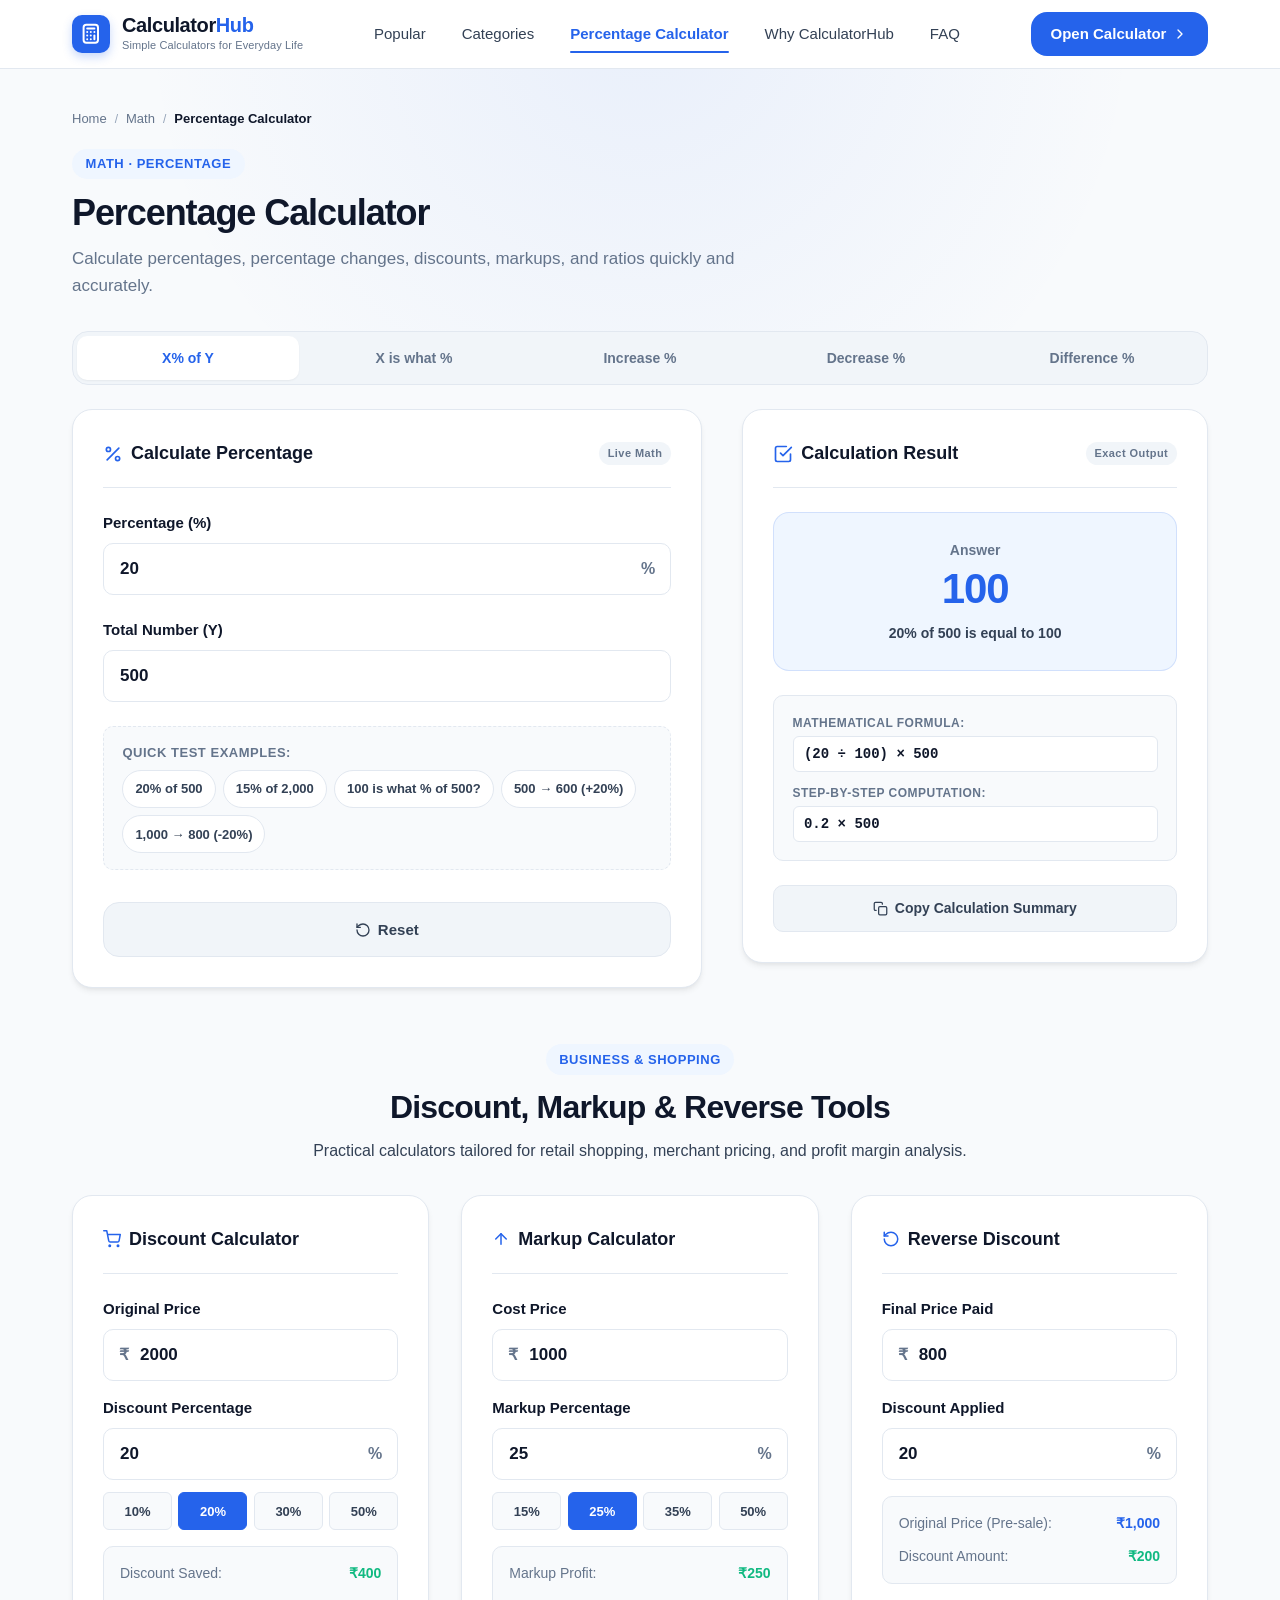
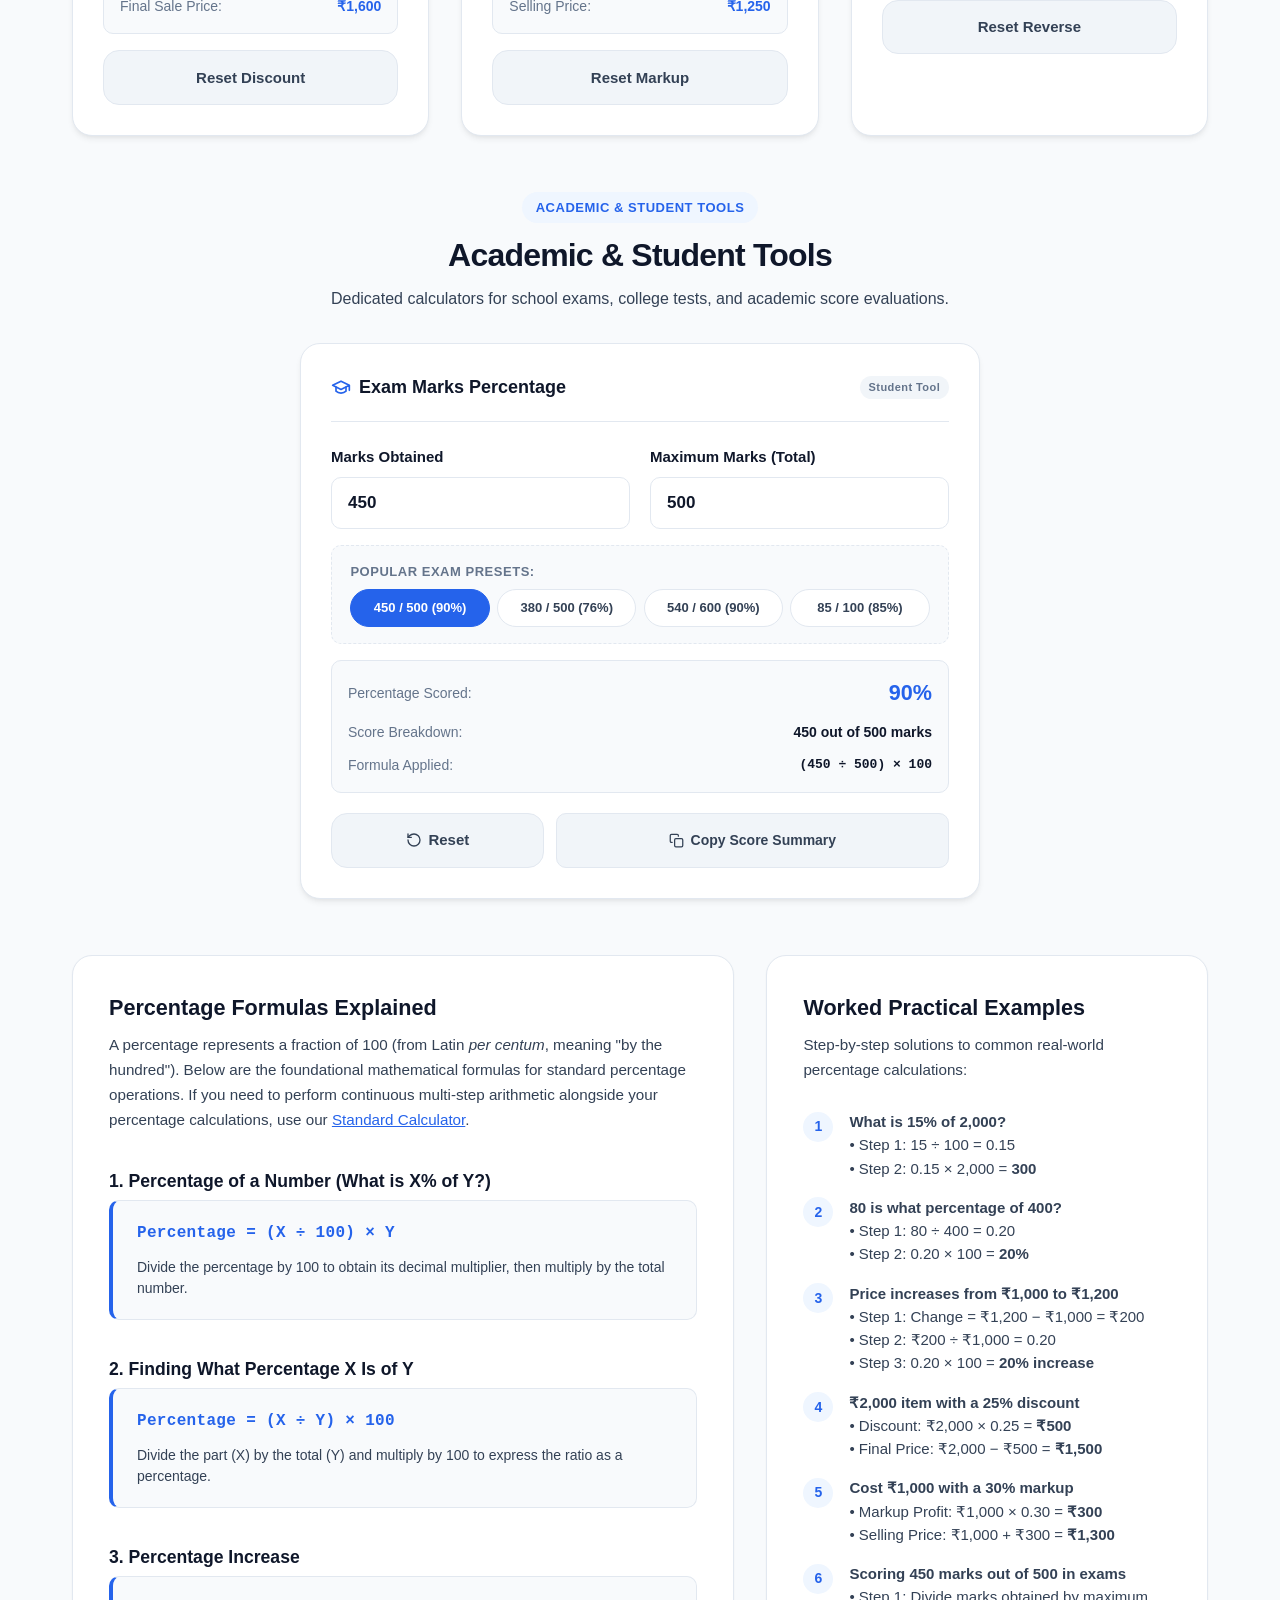
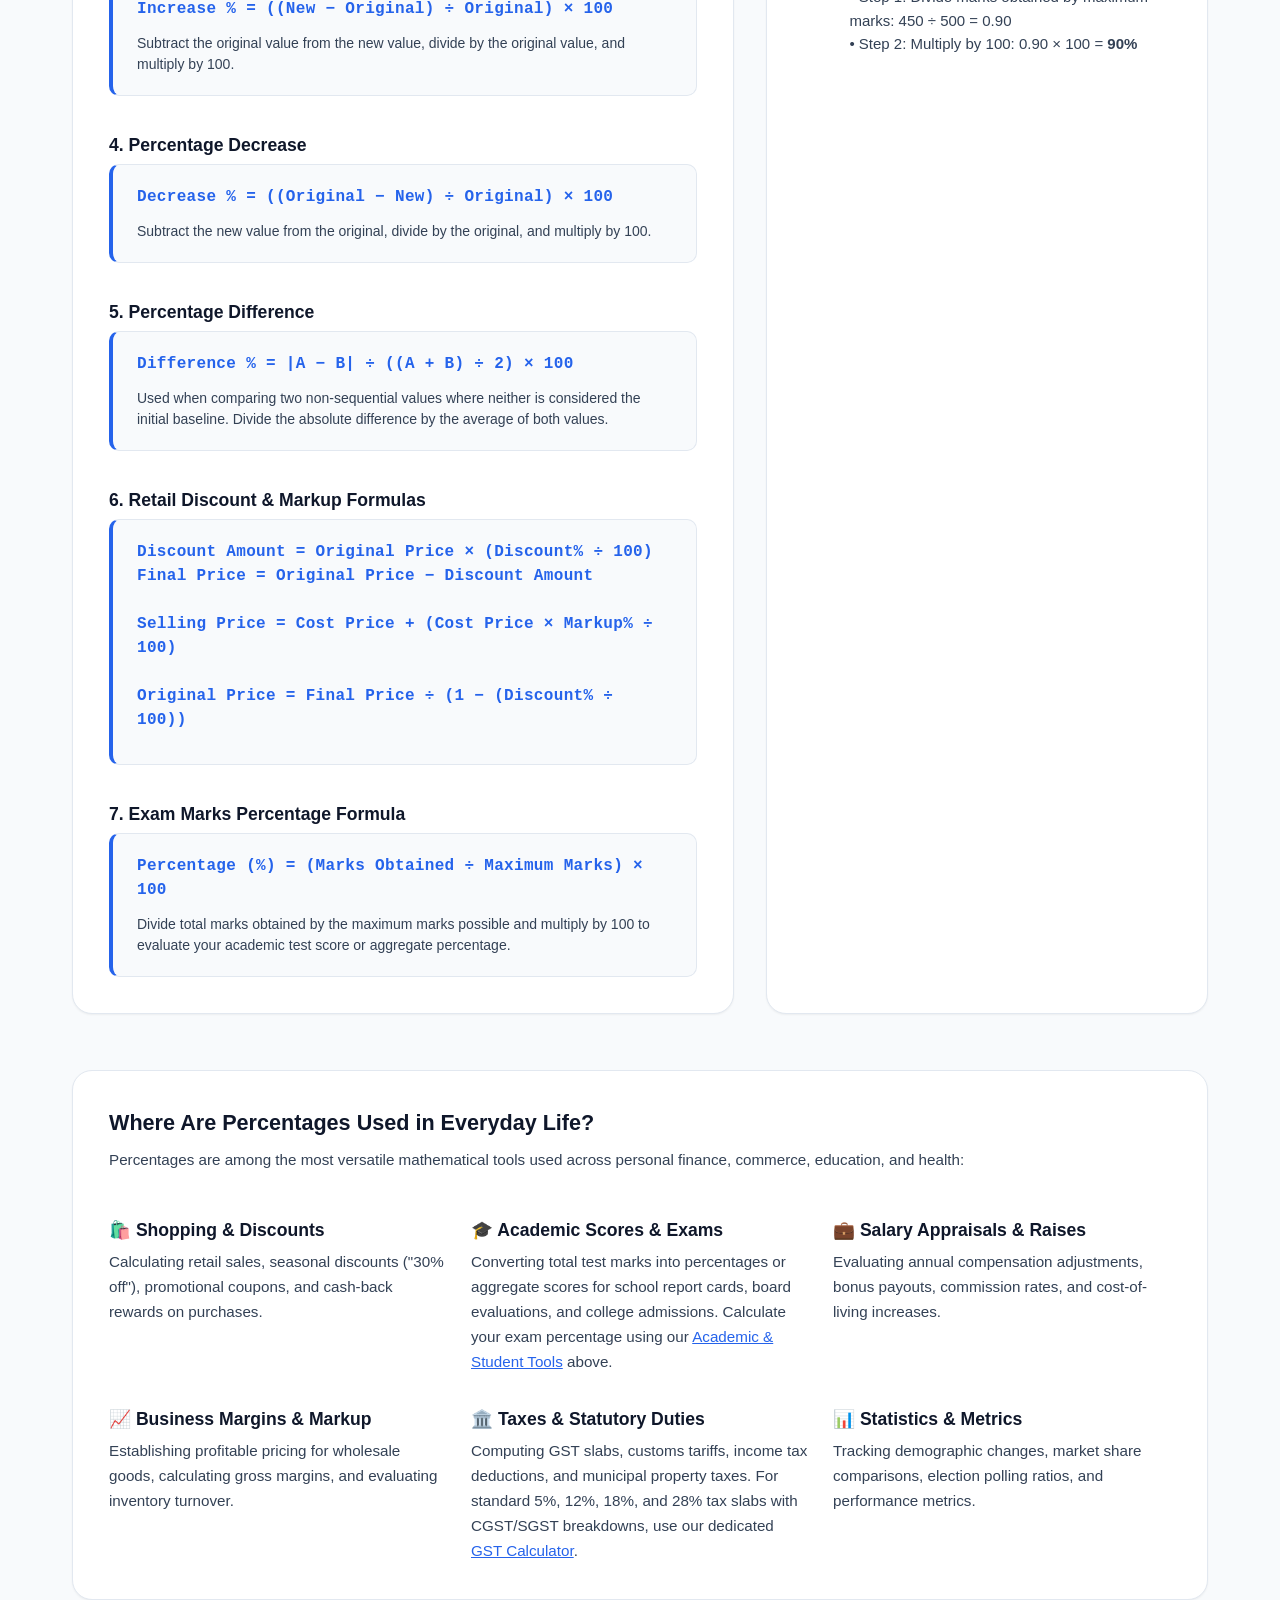
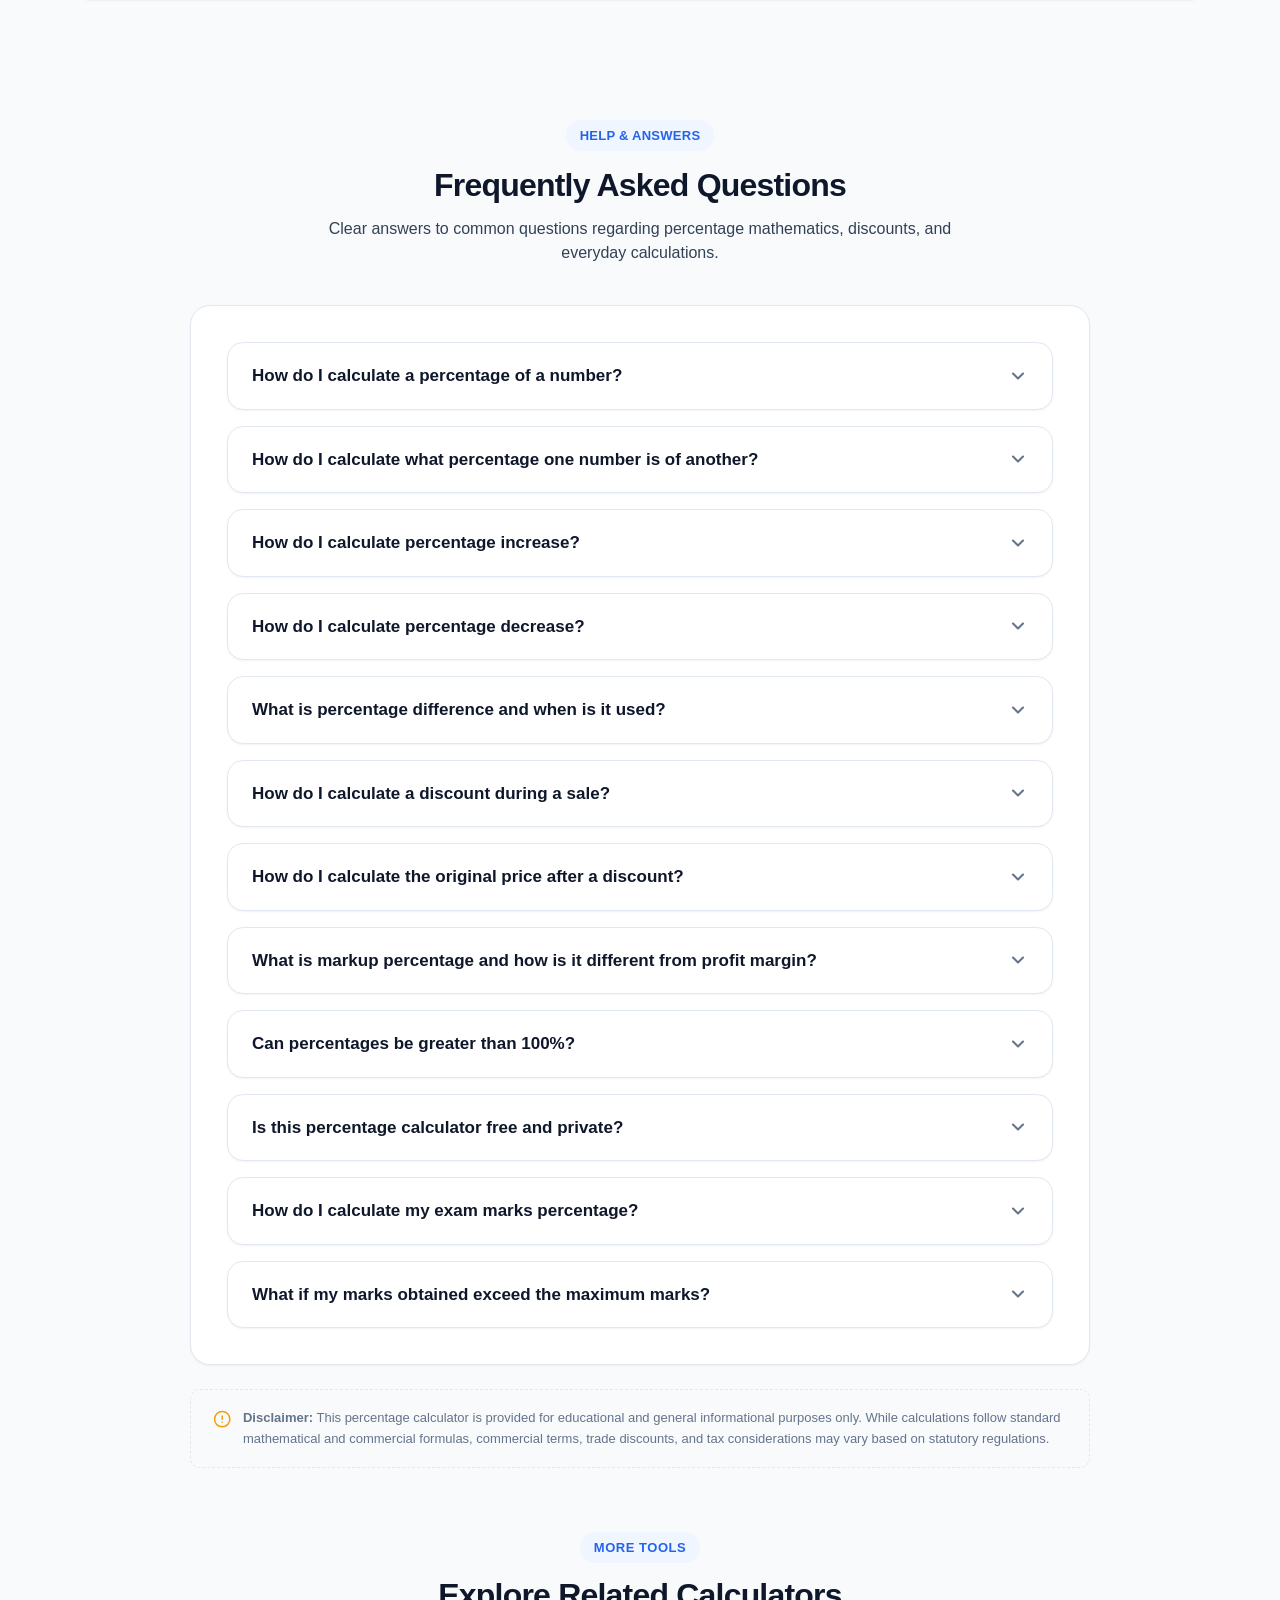
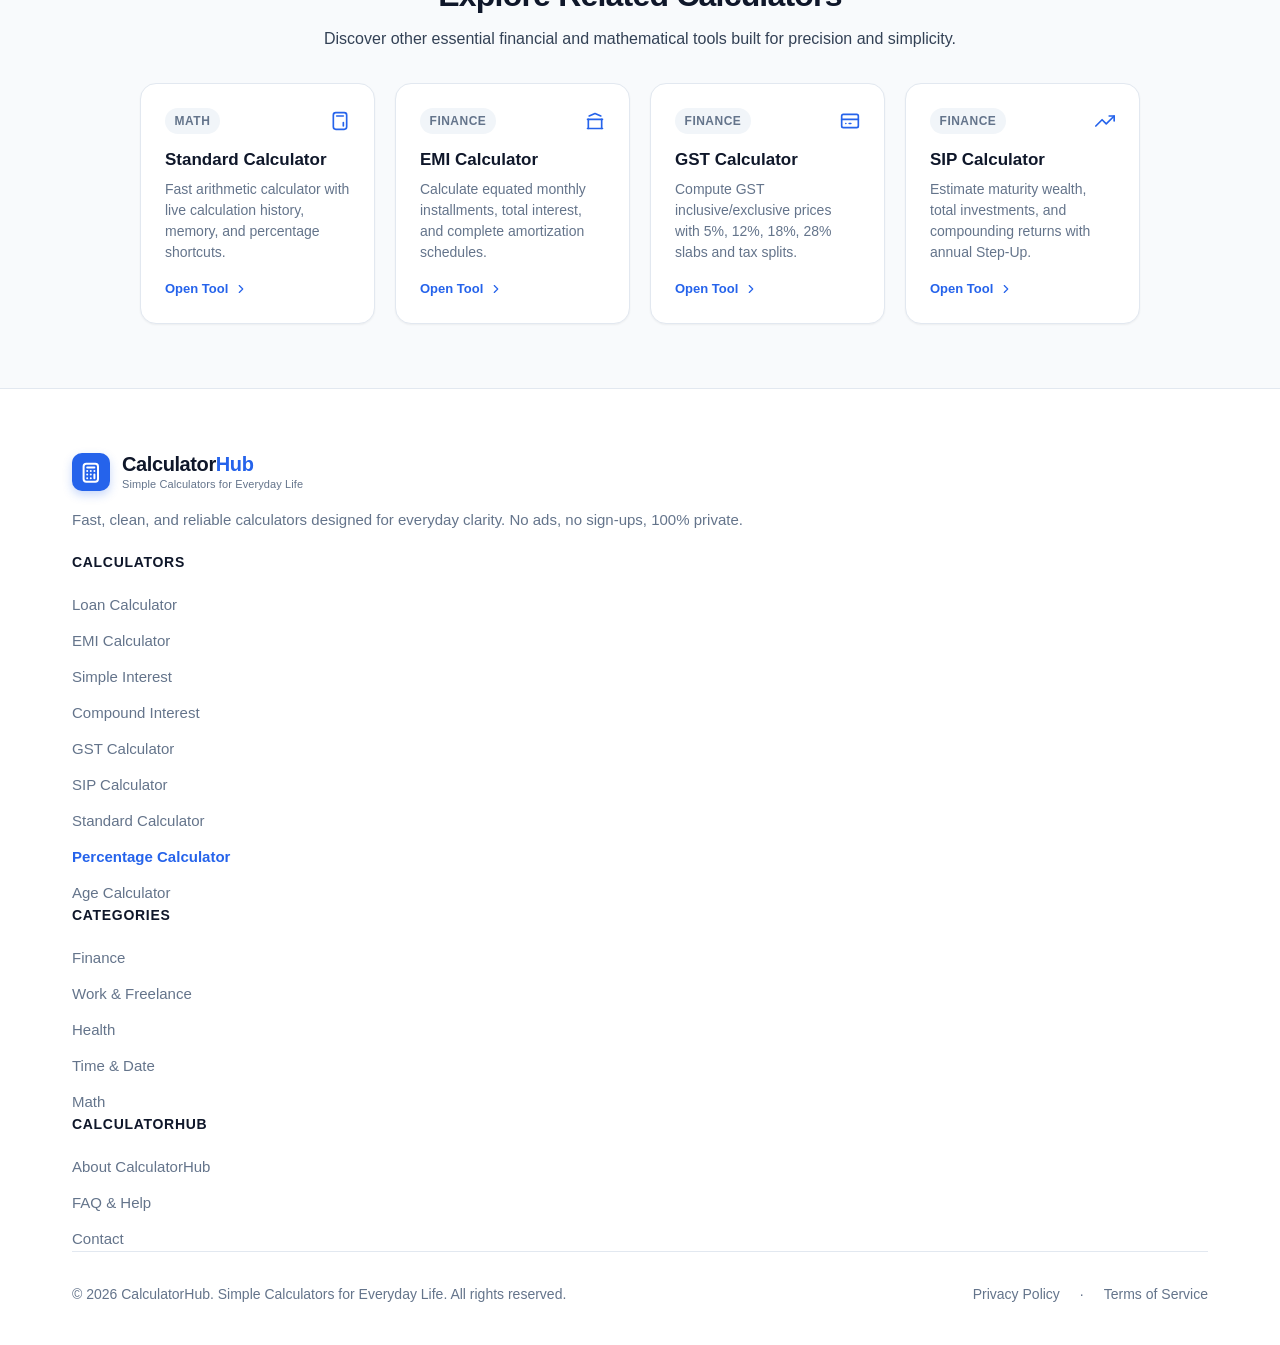
<file: calculators/percentage/index.html>
<!DOCTYPE html>
<html lang="en">
<head>
  <meta charset="UTF-8">
  <meta name="viewport" content="width=device-width, initial-scale=1.0">
  <meta name="description" content="Free Percentage Calculator - Calculate percentages, percentage increases, decreases, differences, shopping discounts, markups, and reverse percentages.">
  <link rel="canonical" href="https://calcuface.co.in/calculators/percentage/">
  <meta property="og:title" content="Percentage Calculator – Percent, Discount & Change | CalculatorHub">
  <meta property="og:description" content="Calculate percentages, percentage increases, decreases, differences, shopping discounts, markups, and reverse percentages.">
  <meta property="og:url" content="https://calcuface.co.in/calculators/percentage/">
  <meta property="og:type" content="website">
  <meta property="og:site_name" content="CalculatorHub">
  <title>Percentage Calculator – Percent, Discount & Change | CalculatorHub</title>
  <script type="application/ld+json">
  {
    "@context": "https://schema.org",
    "@graph": [
      {
        "@type": "WebPage",
        "name": "Percentage Calculator – Percent, Discount & Change",
        "url": "https://calcuface.co.in/calculators/percentage/",
        "description": "Calculate percentages, percentage increases, decreases, differences, shopping discounts, markups, and reverse percentages.",
        "breadcrumb": {
          "@type": "BreadcrumbList",
          "itemListElement": [
            {
              "@type": "ListItem",
              "position": 1,
              "name": "Home",
              "item": "https://calcuface.co.in/"
            },
            {
              "@type": "ListItem",
              "position": 2,
              "name": "Math",
              "item": "https://calcuface.co.in/#categories"
            },
            {
              "@type": "ListItem",
              "position": 3,
              "name": "Percentage Calculator",
              "item": "https://calcuface.co.in/calculators/percentage/"
            }
          ]
        }
      },
      {
        "@type": "FAQPage",
        "mainEntity": [
          {
            "@type": "Question",
            "name": "How do I calculate a percentage of a number?",
            "acceptedAnswer": {
              "@type": "Answer",
              "text": "To find X% of Y, convert the percentage into a decimal by dividing it by 100, then multiply by the number: (X ÷ 100) × Y. For example, 20% of 500 is (20 ÷ 100) × 500 = 100."
            }
          },
          {
            "@type": "Question",
            "name": "How do I calculate what percentage one number is of another?",
            "acceptedAnswer": {
              "@type": "Answer",
              "text": "Divide the part by the whole number and multiply the result by 100: (Part ÷ Whole) × 100. For example, if you scored 80 marks out of 400: (80 ÷ 400) × 100 = 20%."
            }
          },
          {
            "@type": "Question",
            "name": "How do I calculate percentage increase?",
            "acceptedAnswer": {
              "@type": "Answer",
              "text": "Subtract the original value from the new value, divide by the original value, and multiply by 100: ((New − Original) ÷ Original) × 100."
            }
          },
          {
            "@type": "Question",
            "name": "How do I calculate percentage decrease?",
            "acceptedAnswer": {
              "@type": "Answer",
              "text": "Subtract the new value from the original, divide by the original, and multiply by 100: ((Original − New) ÷ Original) × 100."
            }
          },
          {
            "@type": "Question",
            "name": "What is percentage difference and when is it used?",
            "acceptedAnswer": {
              "@type": "Answer",
              "text": "Percentage difference compares two numbers when neither is an initial or baseline value. It divides the absolute difference by the average of the two numbers: |A − B| ÷ ((A + B) ÷ 2) × 100."
            }
          },
          {
            "@type": "Question",
            "name": "How do I calculate a discount during a sale?",
            "acceptedAnswer": {
              "@type": "Answer",
              "text": "Multiply the original price by the discount percentage divided by 100 to get the discount amount. Then subtract that discount from the original price to find the final price."
            }
          },
          {
            "@type": "Question",
            "name": "How do I calculate the original price after a discount?",
            "acceptedAnswer": {
              "@type": "Answer",
              "text": "Divide the final discounted price by (1 − Discount% ÷ 100): Original Price = Final Price ÷ (1 − (Discount% ÷ 100))."
            }
          },
          {
            "@type": "Question",
            "name": "What is markup percentage and how is it different from profit margin?",
            "acceptedAnswer": {
              "@type": "Answer",
              "text": "Markup is the percentage added to the cost price to determine the retail selling price. Profit margin is the profit expressed as a percentage of the final selling price."
            }
          },
          {
            "@type": "Question",
            "name": "Can percentages be greater than 100%?",
            "acceptedAnswer": {
              "@type": "Answer",
              "text": "Yes. A percentage greater than 100% simply means the quantity exceeds the original baseline."
            }
          },
          {
            "@type": "Question",
            "name": "Is this percentage calculator free and private?",
            "acceptedAnswer": {
              "@type": "Answer",
              "text": "Yes, 100% free and completely private. All calculations run locally in your web browser. No figures or personal data are stored, tracked, or sent to external servers."
            }
          },
          {
            "@type": "Question",
            "name": "How do I calculate my exam marks percentage?",
            "acceptedAnswer": {
              "@type": "Answer",
              "text": "To calculate your exam marks percentage, divide your total marks obtained by the maximum marks possible and multiply by 100: (Marks Obtained ÷ Maximum Marks) × 100. For example, 450 marks out of 500 is (450 ÷ 500) × 100 = 90%."
            }
          },
          {
            "@type": "Question",
            "name": "What if my marks obtained exceed the maximum marks?",
            "acceptedAnswer": {
              "@type": "Answer",
              "text": "If marks obtained exceed maximum marks, the calculated percentage will be greater than 100%. This can happen if extra credit or bonus marks were awarded, or if the maximum marks were entered incorrectly."
            }
          }
        ]
      }
    ]
  }
  </script>
  <link rel="stylesheet" href="../../css/styles.css">
  <link rel="stylesheet" href="../../css/percentage.css">
</head>
<body>

  <!-- =========================================================================
       Site Header (Matches CalculatorHub Master Header)
       ========================================================================= -->
  <header class="site-header">
    <div class="container nav-container">
      <!-- Brand Logo -->
      <a href="/" class="brand-logo" aria-label="CalculatorHub Homepage">
        <div class="brand-icon-wrapper" aria-hidden="true">
          <svg width="22" height="22" viewBox="0 0 24 24" fill="none" stroke="currentColor" stroke-width="2.2" stroke-linecap="round" stroke-linejoin="round">
            <rect x="4" y="2" width="16" height="20" rx="3"></rect>
            <line x1="8" y1="6" x2="16" y2="6"></line>
            <line x1="16" y1="14" x2="16" y2="18"></line>
            <path d="M8 10h.01M12 10h.01M16 10h.01M8 14h.01M12 14h.01M8 18h.01M12 18h.01"></path>
          </svg>
        </div>
        <div class="brand-text-wrapper">
          <span class="brand-name">Calculator<span>Hub</span></span>
          <span class="brand-tagline-sub">Simple Calculators for Everyday Life</span>
        </div>
      </a>

      <!-- Desktop Navigation -->
      <nav class="nav-menu" aria-label="Primary Navigation">
        <a href="/#popular" class="nav-link">Popular</a>
        <a href="/#categories" class="nav-link">Categories</a>
        <a href="#pct-calc-card" class="nav-link active">Percentage Calculator</a>
        <a href="/#why-us" class="nav-link">Why CalculatorHub</a>
        <a href="#faq" class="nav-link">FAQ</a>
      </nav>

      <!-- Desktop Header Actions -->
      <div class="nav-actions">
        <a href="../../calculator.html" class="search-submit-btn">
          <span>Open Calculator</span>
          <svg width="16" height="16" viewBox="0 0 24 24" fill="none" stroke="currentColor" stroke-width="2" stroke-linecap="round" stroke-linejoin="round">
            <polyline points="9 18 15 12 9 6"></polyline>
          </svg>
        </a>
      </div>

      <!-- Mobile Hamburger Toggle -->
      <button type="button" class="mobile-menu-btn" id="mobile-menu-toggle" aria-label="Toggle mobile menu" aria-expanded="false" aria-controls="mobile-nav-drawer">
        <svg class="hamburger-icon" width="22" height="22" viewBox="0 0 24 24" fill="none" stroke="currentColor" stroke-width="2" stroke-linecap="round" stroke-linejoin="round">
          <line x1="3" y1="12" x2="21" y2="12"></line>
          <line x1="3" y1="6" x2="21" y2="6"></line>
          <line x1="3" y1="18" x2="21" y2="18"></line>
        </svg>
      </button>
    </div>

    <!-- Mobile Navigation Drawer -->
    <nav class="mobile-nav" id="mobile-nav-drawer" aria-label="Mobile Navigation" hidden>
      <ul class="mobile-nav-list">
        <li><a href="../../calculator.html" class="mobile-nav-link" style="color: var(--primary); font-weight: 600;">⚡ Open Interactive Calculator</a></li>
        <li><a href="/#popular" class="mobile-nav-link">Popular Calculators</a></li>
        <li><a href="/#categories" class="mobile-nav-link">Browse Categories</a></li>
        <li><a href="#pct-calc-card" class="mobile-nav-link active">Featured: Percentage Calculator</a></li>
        <li><a href="/#why-us" class="mobile-nav-link">Why CalculatorHub</a></li>
        <li><a href="#faq" class="mobile-nav-link">Frequently Asked Questions</a></li>
      </ul>
    </nav>
  </header>

  <main>
    <!-- =========================================================================
         Hero & Breadcrumbs
         ========================================================================= -->
    <section class="pct-hero">
      <div class="container">
        <!-- Breadcrumb Navigation -->
        <nav class="breadcrumb-nav" aria-label="Breadcrumb">
          <a href="/" class="breadcrumb-link">Home</a>
          <span class="breadcrumb-separator">/</span>
          <a href="/#categories" class="breadcrumb-link">Math</a>
          <span class="breadcrumb-separator">/</span>
          <span class="breadcrumb-current" aria-current="page">Percentage Calculator</span>
        </nav>

        <div class="pct-badge">Math · Percentage</div>
        <h1 class="pct-page-title">Percentage Calculator</h1>
        <p class="pct-page-subtitle">
          Calculate percentages, percentage changes, discounts, markups, and ratios quickly and accurately.
        </p>
      </div>
    </section>

    <!-- =========================================================================
         Primary Interactive Percentage Calculator
         ========================================================================= -->
    <section class="pct-calc-section" id="pct-calc-card">
      <div class="container">

        <!-- Mode Selector Tabs (5 Modes) -->
        <div class="pct-mode-tabs-wrapper" role="tablist" aria-label="Percentage Calculation Modes">
          <div class="pct-mode-tabs">
            <button type="button" class="pct-mode-tab is-active" data-mode="pct-of" role="tab" aria-selected="true">
              X% of Y
            </button>
            <button type="button" class="pct-mode-tab" data-mode="is-what" role="tab" aria-selected="false">
              X is what %
            </button>
            <button type="button" class="pct-mode-tab" data-mode="increase" role="tab" aria-selected="false">
              Increase %
            </button>
            <button type="button" class="pct-mode-tab" data-mode="decrease" role="tab" aria-selected="false">
              Decrease %
            </button>
            <button type="button" class="pct-mode-tab" data-mode="difference" role="tab" aria-selected="false">
              Difference %
            </button>
          </div>
        </div>

        <div class="pct-calc-grid">
          <!-- Left Column: Primary Input Card -->
          <div class="pct-card">
            <div class="pct-card-header">
              <h2 class="pct-card-title">
                <svg width="20" height="20" viewBox="0 0 24 24" fill="none" stroke="currentColor" stroke-width="2" stroke-linecap="round" stroke-linejoin="round" style="color: var(--primary);">
                  <line x1="19" y1="5" x2="5" y2="19"></line>
                  <circle cx="6.5" cy="6.5" r="2.5"></circle>
                  <circle cx="17.5" cy="17.5" r="2.5"></circle>
                </svg>
                Calculate Percentage
              </h2>
              <span class="pct-tag-badge">Live Math</span>
            </div>

            <form class="pct-form" onsubmit="return false;" novalidate>
              <!-- Input A -->
              <div class="pct-input-group">
                <div class="pct-label-row">
                  <label for="pct-input-a" class="pct-label" id="pct-label-a">Percentage (%)</label>
                </div>
                <div class="pct-input-wrapper">
                  <input type="number" id="pct-input-a" class="pct-input-text has-suffix" value="20" step="any" inputmode="decimal" placeholder="e.g. 20" aria-label="First input value">
                  <span class="pct-affix pct-suffix" id="pct-suffix-a">%</span>
                </div>
              </div>

              <!-- Input B -->
              <div class="pct-input-group">
                <div class="pct-label-row">
                  <label for="pct-input-b" class="pct-label" id="pct-label-b">Total Number (Y)</label>
                </div>
                <div class="pct-input-wrapper">
                  <input type="number" id="pct-input-b" class="pct-input-text" value="500" step="any" inputmode="decimal" placeholder="e.g. 500" aria-label="Second input value">
                  <span class="pct-affix pct-suffix" id="pct-suffix-b" style="display: none;">%</span>
                </div>
              </div>

              <!-- Quick Examples Box -->
              <div class="quick-examples-box">
                <span class="quick-examples-title">Quick Test Examples:</span>
                <div class="example-chips-row">
                  <button type="button" class="example-chip" data-mode="pct-of" data-a="20" data-b="500" title="Calculate 20% of 500">
                    20% of 500
                  </button>
                  <button type="button" class="example-chip" data-mode="pct-of" data-a="15" data-b="2000" title="Calculate 15% of 2,000">
                    15% of 2,000
                  </button>
                  <button type="button" class="example-chip" data-mode="is-what" data-a="100" data-b="500" title="Calculate 100 is what % of 500">
                    100 is what % of 500?
                  </button>
                  <button type="button" class="example-chip" data-mode="increase" data-a="500" data-b="600" title="Calculate increase from 500 to 600">
                    500 → 600 (+20%)
                  </button>
                  <button type="button" class="example-chip" data-mode="decrease" data-a="1000" data-b="800" title="Calculate decrease from 1,000 to 800">
                    1,000 → 800 (-20%)
                  </button>
                </div>
              </div>

              <!-- Action Buttons (Reset) -->
              <div class="pct-actions-row">
                <button type="button" class="btn-calc-reset" id="btn-pct-reset">
                  <svg width="16" height="16" viewBox="0 0 24 24" fill="none" stroke="currentColor" stroke-width="2" stroke-linecap="round" stroke-linejoin="round">
                    <path d="M3 12a9 9 0 1 0 9-9 9.75 9.75 0 0 0-6.74 2.74L3 8"></path>
                    <path d="M3 3v5h5"></path>
                  </svg>
                  <span>Reset</span>
                </button>
              </div>
            </form>
          </div>

          <!-- Right Column: Result Card -->
          <div class="pct-card pct-results-card" id="pct-result-card">
            <div class="pct-card-header">
              <h2 class="pct-card-title">
                <svg width="20" height="20" viewBox="0 0 24 24" fill="none" stroke="currentColor" stroke-width="2" stroke-linecap="round" stroke-linejoin="round" style="color: var(--primary);">
                  <polyline points="9 11 12 14 22 4"></polyline>
                  <path d="M21 12v7a2 2 0 0 1-2 2H5a2 2 0 0 1-2-2V5a2 2 0 0 1 2-2h11"></path>
                </svg>
                Calculation Result
              </h2>
              <span class="pct-tag-badge">Exact Output</span>
            </div>

            <!-- Prominent Result Box -->
            <div class="pct-main-result-box">
              <div class="pct-result-label">Answer</div>
              <div class="pct-result-val" id="pct-result-val">100</div>
              <div class="pct-result-summary" id="pct-result-summary">20% of 500 is equal to 100</div>
            </div>

            <!-- Formula & Step-by-Step Breakdown -->
            <div class="pct-explanation-box">
              <div class="pct-expl-row">
                <span class="pct-expl-label">Mathematical Formula:</span>
                <code class="pct-expl-code" id="pct-result-formula">(20 ÷ 100) × 500</code>
              </div>
              <div class="pct-expl-row">
                <span class="pct-expl-label">Step-by-Step Computation:</span>
                <code class="pct-expl-code" id="pct-result-calc">0.2 × 500</code>
              </div>
            </div>

            <!-- Copy Summary Button -->
            <button type="button" class="btn-calc-copy" id="btn-pct-copy">
              <svg width="15" height="15" viewBox="0 0 24 24" fill="none" stroke="currentColor" stroke-width="2" stroke-linecap="round" stroke-linejoin="round">
                <rect x="9" y="9" width="13" height="13" rx="2" ry="2"></rect>
                <path d="M5 15H4a2 2 0 0 1-2-2V4a2 2 0 0 1 2-2h9a2 2 0 0 1 2 2v1"></path>
              </svg>
              <span>Copy Calculation Summary</span>
            </button>
          </div>
        </div>

      </div>
    </section>

    <!-- =========================================================================
         Specialized Business & Shopping Tools Section (Discount, Markup, Reverse)
         ========================================================================= -->
    <section class="specialized-section">
      <div class="container">
        <div class="section-header" style="margin-bottom: 2rem;">
          <div class="pct-badge">Business &amp; Shopping</div>
          <h2 class="section-title">Discount, Markup &amp; Reverse Tools</h2>
          <p class="section-desc">
            Practical calculators tailored for retail shopping, merchant pricing, and profit margin analysis.
          </p>
        </div>

        <div class="specialized-grid">

          <!-- Card 1: Discount Calculator -->
          <div class="pct-card" id="discount-card">
            <div class="pct-card-header">
              <h3 class="pct-card-title">
                <svg width="18" height="18" viewBox="0 0 24 24" fill="none" stroke="currentColor" stroke-width="2" stroke-linecap="round" stroke-linejoin="round" style="color: var(--primary);">
                  <circle cx="9" cy="21" r="1"></circle>
                  <circle cx="20" cy="21" r="1"></circle>
                  <path d="M1 1h4l2.68 13.39a2 2 0 0 0 2 1.61h9.72a2 2 0 0 0 2-1.61L23 6H6"></path>
                </svg>
                Discount Calculator
              </h3>
            </div>

            <form onsubmit="return false;">
              <div class="pct-input-group">
                <label for="discount-input-price" class="pct-label">Original Price</label>
                <div class="pct-input-wrapper">
                  <span class="pct-affix pct-prefix">₹</span>
                  <input type="number" id="discount-input-price" class="pct-input-text has-prefix" value="2000" min="0" step="any" placeholder="e.g. 2000">
                </div>
              </div>

              <div class="pct-input-group" style="margin-top: 1rem;">
                <label for="discount-input-pct" class="pct-label">Discount Percentage</label>
                <div class="pct-input-wrapper">
                  <input type="number" id="discount-input-pct" class="pct-input-text has-suffix" value="20" min="0" max="100" step="any" placeholder="e.g. 20">
                  <span class="pct-affix pct-suffix">%</span>
                </div>
                <div class="shop-presets-row">
                  <button type="button" class="shop-preset-chip discount-preset-chip" data-pct="10">10%</button>
                  <button type="button" class="shop-preset-chip discount-preset-chip is-active" data-pct="20">20%</button>
                  <button type="button" class="shop-preset-chip discount-preset-chip" data-pct="30">30%</button>
                  <button type="button" class="shop-preset-chip discount-preset-chip" data-pct="50">50%</button>
                </div>
              </div>

              <div class="shop-stats-list">
                <div class="shop-stat-row">
                  <span class="shop-stat-label">Discount Saved:</span>
                  <span class="shop-stat-val savings" id="discount-result-amount">₹400</span>
                </div>
                <div class="shop-stat-row">
                  <span class="shop-stat-label">Final Sale Price:</span>
                  <span class="shop-stat-val highlight" id="discount-result-final">₹1,600</span>
                </div>
              </div>

              <button type="button" class="btn-calc-reset" id="btn-discount-reset" style="width: 100%; margin-top: 1rem;">
                Reset Discount
              </button>
            </form>
          </div>

          <!-- Card 2: Markup Calculator -->
          <div class="pct-card" id="markup-card">
            <div class="pct-card-header">
              <h3 class="pct-card-title">
                <svg width="18" height="18" viewBox="0 0 24 24" fill="none" stroke="currentColor" stroke-width="2" stroke-linecap="round" stroke-linejoin="round" style="color: var(--primary);">
                  <line x1="12" y1="19" x2="12" y2="5"></line>
                  <polyline points="5 12 12 5 19 12"></polyline>
                </svg>
                Markup Calculator
              </h3>
            </div>

            <form onsubmit="return false;">
              <div class="pct-input-group">
                <label for="markup-input-cost" class="pct-label">Cost Price</label>
                <div class="pct-input-wrapper">
                  <span class="pct-affix pct-prefix">₹</span>
                  <input type="number" id="markup-input-cost" class="pct-input-text has-prefix" value="1000" min="0" step="any" placeholder="e.g. 1000">
                </div>
              </div>

              <div class="pct-input-group" style="margin-top: 1rem;">
                <label for="markup-input-pct" class="pct-label">Markup Percentage</label>
                <div class="pct-input-wrapper">
                  <input type="number" id="markup-input-pct" class="pct-input-text has-suffix" value="25" min="0" step="any" placeholder="e.g. 25">
                  <span class="pct-affix pct-suffix">%</span>
                </div>
                <div class="shop-presets-row">
                  <button type="button" class="shop-preset-chip markup-preset-chip" data-pct="15">15%</button>
                  <button type="button" class="shop-preset-chip markup-preset-chip is-active" data-pct="25">25%</button>
                  <button type="button" class="shop-preset-chip markup-preset-chip" data-pct="35">35%</button>
                  <button type="button" class="shop-preset-chip markup-preset-chip" data-pct="50">50%</button>
                </div>
              </div>

              <div class="shop-stats-list">
                <div class="shop-stat-row">
                  <span class="shop-stat-label">Markup Profit:</span>
                  <span class="shop-stat-val savings" id="markup-result-amount">₹250</span>
                </div>
                <div class="shop-stat-row">
                  <span class="shop-stat-label">Selling Price:</span>
                  <span class="shop-stat-val highlight" id="markup-result-selling">₹1,250</span>
                </div>
              </div>

              <button type="button" class="btn-calc-reset" id="btn-markup-reset" style="width: 100%; margin-top: 1rem;">
                Reset Markup
              </button>
            </form>
          </div>

          <!-- Card 3: Reverse Discount Calculator -->
          <div class="pct-card" id="revdisc-card">
            <div class="pct-card-header">
              <h3 class="pct-card-title">
                <svg width="18" height="18" viewBox="0 0 24 24" fill="none" stroke="currentColor" stroke-width="2" stroke-linecap="round" stroke-linejoin="round" style="color: var(--primary);">
                  <path d="M3 12a9 9 0 1 0 9-9 9.75 9.75 0 0 0-6.74 2.74L3 8"></path>
                  <path d="M3 3v5h5"></path>
                </svg>
                Reverse Discount
              </h3>
            </div>

            <form onsubmit="return false;">
              <div class="pct-input-group">
                <label for="revdisc-input-final" class="pct-label">Final Price Paid</label>
                <div class="pct-input-wrapper">
                  <span class="pct-affix pct-prefix">₹</span>
                  <input type="number" id="revdisc-input-final" class="pct-input-text has-prefix" value="800" min="0" step="any" placeholder="e.g. 800">
                </div>
              </div>

              <div class="pct-input-group" style="margin-top: 1rem;">
                <label for="revdisc-input-pct" class="pct-label">Discount Applied</label>
                <div class="pct-input-wrapper">
                  <input type="number" id="revdisc-input-pct" class="pct-input-text has-suffix" value="20" min="0" max="99.9" step="any" placeholder="e.g. 20">
                  <span class="pct-affix pct-suffix">%</span>
                </div>
              </div>

              <div class="revdisc-error-box" id="revdisc-error-msg">
                Discount cannot be 100% or greater for reverse calculation.
              </div>

              <div class="shop-stats-list">
                <div class="shop-stat-row">
                  <span class="shop-stat-label">Original Price (Pre-sale):</span>
                  <span class="shop-stat-val highlight" id="revdisc-result-original">₹1,000</span>
                </div>
                <div class="shop-stat-row">
                  <span class="shop-stat-label">Discount Amount:</span>
                  <span class="shop-stat-val savings" id="revdisc-result-saved">₹200</span>
                </div>
              </div>

              <button type="button" class="btn-calc-reset" id="btn-revdisc-reset" style="width: 100%; margin-top: 1rem;">
                Reset Reverse
              </button>
            </form>
          </div>

        </div>
      </div>
    </section>

    <!-- =========================================================================
         Academic & Student Tools Section (Exam Marks Percentage)
         ========================================================================= -->
    <section class="academic-section" id="academic-tools">
      <div class="container">
        <div class="section-header" style="margin-bottom: 2rem;">
          <div class="pct-badge">Academic &amp; Student Tools</div>
          <h2 class="section-title">Academic &amp; Student Tools</h2>
          <p class="section-desc">
            Dedicated calculators for school exams, college tests, and academic score evaluations.
          </p>
        </div>

        <div class="academic-grid">
          <!-- Card 1: Exam Marks Percentage Calculator -->
          <div class="pct-card" id="exam-marks-card">
            <div class="pct-card-header">
              <h3 class="pct-card-title">
                <svg width="20" height="20" viewBox="0 0 24 24" fill="none" stroke="currentColor" stroke-width="2" stroke-linecap="round" stroke-linejoin="round" style="color: var(--primary);">
                  <path d="M22 10v6M2 10l10-5 10 5-10 5z"></path>
                  <path d="M6 12v5c3 3 9 3 12 0v-5"></path>
                </svg>
                Exam Marks Percentage
              </h3>
              <span class="pct-tag-badge">Student Tool</span>
            </div>

            <form onsubmit="return false;" novalidate>
              <div class="academic-inputs-grid">
                <!-- Input: Marks Obtained -->
                <div class="pct-input-group">
                  <div class="pct-label-row">
                    <label for="exam-input-obtained" class="pct-label">Marks Obtained</label>
                  </div>
                  <div class="pct-input-wrapper">
                    <input type="number" id="exam-input-obtained" class="pct-input-text" value="450" min="0" step="any" inputmode="decimal" placeholder="e.g. 450" aria-label="Marks Obtained">
                  </div>
                </div>

                <!-- Input: Maximum Marks -->
                <div class="pct-input-group">
                  <div class="pct-label-row">
                    <label for="exam-input-total" class="pct-label">Maximum Marks (Total)</label>
                  </div>
                  <div class="pct-input-wrapper">
                    <input type="number" id="exam-input-total" class="pct-input-text" value="500" min="1" step="any" inputmode="decimal" placeholder="e.g. 500" aria-label="Maximum Marks">
                  </div>
                </div>
              </div>

              <!-- Quick Exam Presets -->
              <div class="quick-examples-box" style="margin-top: 1rem;">
                <span class="quick-examples-title">Popular Exam Presets:</span>
                <div class="example-chips-row">
                  <button type="button" class="example-chip exam-preset-chip is-active" data-obtained="450" data-total="500">450 / 500 (90%)</button>
                  <button type="button" class="example-chip exam-preset-chip" data-obtained="380" data-total="500">380 / 500 (76%)</button>
                  <button type="button" class="example-chip exam-preset-chip" data-obtained="540" data-total="600">540 / 600 (90%)</button>
                  <button type="button" class="example-chip exam-preset-chip" data-obtained="85" data-total="100">85 / 100 (85%)</button>
                </div>
              </div>

              <!-- Validation Error Box -->
              <div class="revdisc-error-box" id="exam-error-box" style="display: none; margin-top: 1rem;" role="alert"></div>

              <!-- Informative Warning Box (When score > 100%) -->
              <div class="exam-warning-box" id="exam-warning-box" style="display: none; margin-top: 1rem;" role="status">
                <svg width="18" height="18" viewBox="0 0 24 24" fill="none" stroke="currentColor" stroke-width="2" stroke-linecap="round" stroke-linejoin="round" aria-hidden="true">
                  <circle cx="12" cy="12" r="10"></circle>
                  <line x1="12" y1="8" x2="12" y2="12"></line>
                  <line x1="12" y1="16" x2="12.01" y2="16"></line>
                </svg>
                <div id="exam-warning-text">Marks obtained exceed maximum marks. Result exceeds 100% and may indicate extra credit or incorrect input.</div>
              </div>

              <!-- Result Stats Box -->
              <div class="shop-stats-list" id="exam-stats-box" style="margin-top: 1rem;">
                <div class="shop-stat-row">
                  <span class="shop-stat-label">Percentage Scored:</span>
                  <span class="shop-stat-val highlight" id="exam-result-pct" style="font-size: 1.35rem;">90%</span>
                </div>
                <div class="shop-stat-row">
                  <span class="shop-stat-label">Score Breakdown:</span>
                  <span class="shop-stat-val" id="exam-result-breakdown">450 out of 500 marks</span>
                </div>
                <div class="shop-stat-row">
                  <span class="shop-stat-label">Formula Applied:</span>
                  <span class="shop-stat-val" id="exam-result-formula" style="font-family: var(--font-mono, monospace); font-size: 0.8125rem;">(450 ÷ 500) × 100</span>
                </div>
              </div>

              <!-- Action Buttons Row -->
              <div class="pct-actions-row" style="margin-top: 1.25rem;">
                <button type="button" class="btn-calc-reset" id="btn-exam-reset">
                  <svg width="16" height="16" viewBox="0 0 24 24" fill="none" stroke="currentColor" stroke-width="2" stroke-linecap="round" stroke-linejoin="round">
                    <path d="M3 12a9 9 0 1 0 9-9 9.75 9.75 0 0 0-6.74 2.74L3 8"></path>
                    <path d="M3 3v5h5"></path>
                  </svg>
                  <span>Reset</span>
                </button>
                <button type="button" class="btn-calc-copy" id="btn-exam-copy" style="flex: 2;">
                  <svg width="15" height="15" viewBox="0 0 24 24" fill="none" stroke="currentColor" stroke-width="2" stroke-linecap="round" stroke-linejoin="round">
                    <rect x="9" y="9" width="13" height="13" rx="2" ry="2"></rect>
                    <path d="M5 15H4a2 2 0 0 1-2-2V4a2 2 0 0 1 2-2h9a2 2 0 0 1 2 2v1"></path>
                  </svg>
                  <span>Copy Score Summary</span>
                </button>
              </div>
            </form>
          </div>
        </div>
      </div>
    </section>

    <!-- =========================================================================
         Formula & Calculation Methodology Section
         ========================================================================= -->
    <section class="content-section">
      <div class="container">
        <div class="content-grid">

          <!-- Left Column: Formulas Explained -->
          <article class="article-card">
            <div>
              <h2 class="article-heading">Percentage Formulas Explained</h2>
              <p class="article-p">
                A percentage represents a fraction of 100 (from Latin <em>per centum</em>, meaning "by the hundred"). Below are the foundational mathematical formulas for standard percentage operations. If you need to perform continuous multi-step arithmetic alongside your percentage calculations, use our <a href="../../calculator.html" style="color: var(--primary); text-decoration: underline;">Standard Calculator</a>.
              </p>
            </div>

            <div>
              <h3 class="article-subheading">1. Percentage of a Number (What is X% of Y?)</h3>
              <div class="formula-box">
                <div class="formula-display">Percentage = (X ÷ 100) × Y</div>
                <div class="formula-vars-list">
                  <div>Divide the percentage by 100 to obtain its decimal multiplier, then multiply by the total number.</div>
                </div>
              </div>
            </div>

            <div>
              <h3 class="article-subheading">2. Finding What Percentage X Is of Y</h3>
              <div class="formula-box">
                <div class="formula-display">Percentage = (X ÷ Y) × 100</div>
                <div class="formula-vars-list">
                  <div>Divide the part (X) by the total (Y) and multiply by 100 to express the ratio as a percentage.</div>
                </div>
              </div>
            </div>

            <div>
              <h3 class="article-subheading">3. Percentage Increase</h3>
              <div class="formula-box">
                <div class="formula-display">Increase % = ((New − Original) ÷ Original) × 100</div>
                <div class="formula-vars-list">
                  <div>Subtract the original value from the new value, divide by the original value, and multiply by 100.</div>
                </div>
              </div>
            </div>

            <div>
              <h3 class="article-subheading">4. Percentage Decrease</h3>
              <div class="formula-box">
                <div class="formula-display">Decrease % = ((Original − New) ÷ Original) × 100</div>
                <div class="formula-vars-list">
                  <div>Subtract the new value from the original, divide by the original, and multiply by 100.</div>
                </div>
              </div>
            </div>

            <div>
              <h3 class="article-subheading">5. Percentage Difference</h3>
              <div class="formula-box">
                <div class="formula-display">Difference % = |A − B| ÷ ((A + B) ÷ 2) × 100</div>
                <div class="formula-vars-list">
                  <div>Used when comparing two non-sequential values where neither is considered the initial baseline. Divide the absolute difference by the average of both values.</div>
                </div>
              </div>
            </div>

            <div>
              <h3 class="article-subheading">6. Retail Discount &amp; Markup Formulas</h3>
              <div class="formula-box">
                <div class="formula-display">
                  Discount Amount = Original Price × (Discount% ÷ 100)<br>
                  Final Price = Original Price − Discount Amount<br><br>
                  Selling Price = Cost Price + (Cost Price × Markup% ÷ 100)<br><br>
                  Original Price = Final Price ÷ (1 − (Discount% ÷ 100))
                </div>
              </div>
            </div>

            <div>
              <h3 class="article-subheading">7. Exam Marks Percentage Formula</h3>
              <div class="formula-box">
                <div class="formula-display">Percentage (%) = (Marks Obtained ÷ Maximum Marks) × 100</div>
                <div class="formula-vars-list">
                  <div>Divide total marks obtained by the maximum marks possible and multiply by 100 to evaluate your academic test score or aggregate percentage.</div>
                </div>
              </div>
            </div>
          </article>

          <!-- Right Column: Worked Examples -->
          <article class="article-card">
            <div>
              <h2 class="article-heading">Worked Practical Examples</h2>
              <p class="article-p">
                Step-by-step solutions to common real-world percentage calculations:
              </p>
            </div>

            <div class="steps-list">
              <div class="step-item">
                <div class="step-number">1</div>
                <div class="step-text">
                  <strong>What is 15% of 2,000?</strong><br>
                  • Step 1: 15 ÷ 100 = 0.15<br>
                  • Step 2: 0.15 × 2,000 = <strong>300</strong>
                </div>
              </div>

              <div class="step-item">
                <div class="step-number">2</div>
                <div class="step-text">
                  <strong>80 is what percentage of 400?</strong><br>
                  • Step 1: 80 ÷ 400 = 0.20<br>
                  • Step 2: 0.20 × 100 = <strong>20%</strong>
                </div>
              </div>

              <div class="step-item">
                <div class="step-number">3</div>
                <div class="step-text">
                  <strong>Price increases from ₹1,000 to ₹1,200</strong><br>
                  • Step 1: Change = ₹1,200 − ₹1,000 = ₹200<br>
                  • Step 2: ₹200 ÷ ₹1,000 = 0.20<br>
                  • Step 3: 0.20 × 100 = <strong>20% increase</strong>
                </div>
              </div>

              <div class="step-item">
                <div class="step-number">4</div>
                <div class="step-text">
                  <strong>₹2,000 item with a 25% discount</strong><br>
                  • Discount: ₹2,000 × 0.25 = <strong>₹500</strong><br>
                  • Final Price: ₹2,000 − ₹500 = <strong>₹1,500</strong>
                </div>
              </div>

              <div class="step-item">
                <div class="step-number">5</div>
                <div class="step-text">
                  <strong>Cost ₹1,000 with a 30% markup</strong><br>
                  • Markup Profit: ₹1,000 × 0.30 = <strong>₹300</strong><br>
                  • Selling Price: ₹1,000 + ₹300 = <strong>₹1,300</strong>
                </div>
              </div>

              <div class="step-item">
                <div class="step-number">6</div>
                <div class="step-text">
                  <strong>Scoring 450 marks out of 500 in exams</strong><br>
                  • Step 1: Divide marks obtained by maximum marks: 450 ÷ 500 = 0.90<br>
                  • Step 2: Multiply by 100: 0.90 × 100 = <strong>90%</strong>
                </div>
              </div>
            </div>
          </article>

        </div>
      </div>
    </section>

    <!-- =========================================================================
         Educational Section: Everyday Use Cases
         ========================================================================= -->
    <section class="content-section" style="padding-top: 0;">
      <div class="container">
        <article class="article-card">
          <div>
            <h2 class="article-heading">Where Are Percentages Used in Everyday Life?</h2>
            <p class="article-p">
              Percentages are among the most versatile mathematical tools used across personal finance, commerce, education, and health:
            </p>
          </div>

          <div style="display: grid; grid-template-columns: repeat(auto-fit, minmax(280px, 1fr)); gap: 1.5rem; margin-top: 0.5rem;">
            <div>
              <h3 class="article-subheading">🛍️ Shopping &amp; Discounts</h3>
              <p class="article-p">Calculating retail sales, seasonal discounts ("30% off"), promotional coupons, and cash-back rewards on purchases.</p>
            </div>
            <div>
              <h3 class="article-subheading">🎓 Academic Scores &amp; Exams</h3>
              <p class="article-p">Converting total test marks into percentages or aggregate scores for school report cards, board evaluations, and college admissions. Calculate your exam percentage using our <a href="#academic-tools" style="color: var(--primary); text-decoration: underline;">Academic &amp; Student Tools</a> above.</p>
            </div>
            <div>
              <h3 class="article-subheading">💼 Salary Appraisals &amp; Raises</h3>
              <p class="article-p">Evaluating annual compensation adjustments, bonus payouts, commission rates, and cost-of-living increases.</p>
            </div>
            <div>
              <h3 class="article-subheading">📈 Business Margins &amp; Markup</h3>
              <p class="article-p">Establishing profitable pricing for wholesale goods, calculating gross margins, and evaluating inventory turnover.</p>
            </div>
            <div>
              <h3 class="article-subheading">🏛️ Taxes &amp; Statutory Duties</h3>
              <p class="article-p">Computing GST slabs, customs tariffs, income tax deductions, and municipal property taxes. For standard 5%, 12%, 18%, and 28% tax slabs with CGST/SGST breakdowns, use our dedicated <a href="/calculators/gst/" style="color: var(--primary); text-decoration: underline;">GST Calculator</a>.</p>
            </div>
            <div>
              <h3 class="article-subheading">📊 Statistics &amp; Metrics</h3>
              <p class="article-p">Tracking demographic changes, market share comparisons, election polling ratios, and performance metrics.</p>
            </div>
          </div>
        </article>
      </div>
    </section>

    <!-- =========================================================================
         Frequently Asked Questions (Accordion)
         ========================================================================= -->
    <section class="section" id="faq">
      <div class="container">
        <div class="section-header">
          <div class="section-badge">Help &amp; Answers</div>
          <h2 class="section-title">Frequently Asked Questions</h2>
          <p class="section-desc">
            Clear answers to common questions regarding percentage mathematics, discounts, and everyday calculations.
          </p>
        </div>

        <div class="article-card" style="max-width: 900px; margin: 0 auto;">
          <div class="faq-list">

            <!-- FAQ 1 -->
            <div class="faq-item">
              <button type="button" class="faq-trigger" aria-expanded="false">
                <span>How do I calculate a percentage of a number?</span>
                <svg class="faq-chevron" width="18" height="18" viewBox="0 0 24 24" fill="none" stroke="currentColor" stroke-width="2.5" stroke-linecap="round" stroke-linejoin="round">
                  <polyline points="6 9 12 15 18 9"></polyline>
                </svg>
              </button>
              <div class="faq-content">
                <div class="faq-body">
                  To find X% of Y, convert the percentage into a decimal by dividing it by 100, then multiply by the number: <code>(X ÷ 100) × Y</code>. For example, 20% of 500 is (20 ÷ 100) × 500 = 100.
                </div>
              </div>
            </div>

            <!-- FAQ 2 -->
            <div class="faq-item">
              <button type="button" class="faq-trigger" aria-expanded="false">
                <span>How do I calculate what percentage one number is of another?</span>
                <svg class="faq-chevron" width="18" height="18" viewBox="0 0 24 24" fill="none" stroke="currentColor" stroke-width="2.5" stroke-linecap="round" stroke-linejoin="round">
                  <polyline points="6 9 12 15 18 9"></polyline>
                </svg>
              </button>
              <div class="faq-content">
                <div class="faq-body">
                  Divide the part by the whole number and multiply the result by 100: <code>(Part ÷ Whole) × 100</code>. For example, if you scored 80 marks out of 400: (80 ÷ 400) × 100 = 20%.
                </div>
              </div>
            </div>

            <!-- FAQ 3 -->
            <div class="faq-item">
              <button type="button" class="faq-trigger" aria-expanded="false">
                <span>How do I calculate percentage increase?</span>
                <svg class="faq-chevron" width="18" height="18" viewBox="0 0 24 24" fill="none" stroke="currentColor" stroke-width="2.5" stroke-linecap="round" stroke-linejoin="round">
                  <polyline points="6 9 12 15 18 9"></polyline>
                </svg>
              </button>
              <div class="faq-content">
                <div class="faq-body">
                  Subtract the original value from the new value, divide by the original value, and multiply by 100: <code>((New − Original) ÷ Original) × 100</code>. If an item rises from ₹500 to ₹600: ((600 − 500) ÷ 500) × 100 = 20% increase.
                </div>
              </div>
            </div>

            <!-- FAQ 4 -->
            <div class="faq-item">
              <button type="button" class="faq-trigger" aria-expanded="false">
                <span>How do I calculate percentage decrease?</span>
                <svg class="faq-chevron" width="18" height="18" viewBox="0 0 24 24" fill="none" stroke="currentColor" stroke-width="2.5" stroke-linecap="round" stroke-linejoin="round">
                  <polyline points="6 9 12 15 18 9"></polyline>
                </svg>
              </button>
              <div class="faq-content">
                <div class="faq-body">
                  Subtract the new value from the original, divide by the original, and multiply by 100: <code>((Original − New) ÷ Original) × 100</code>. If a price drops from ₹500 to ₹400: ((500 − 400) ÷ 500) × 100 = 20% decrease.
                </div>
              </div>
            </div>

            <!-- FAQ 5 -->
            <div class="faq-item">
              <button type="button" class="faq-trigger" aria-expanded="false">
                <span>What is percentage difference and when is it used?</span>
                <svg class="faq-chevron" width="18" height="18" viewBox="0 0 24 24" fill="none" stroke="currentColor" stroke-width="2.5" stroke-linecap="round" stroke-linejoin="round">
                  <polyline points="6 9 12 15 18 9"></polyline>
                </svg>
              </button>
              <div class="faq-content">
                <div class="faq-body">
                  Percentage difference compares two numbers when neither is an initial or baseline value. It divides the absolute difference by the average of the two numbers: <code>|A − B| ÷ ((A + B) ÷ 2) × 100</code>.
                </div>
              </div>
            </div>

            <!-- FAQ 6 -->
            <div class="faq-item">
              <button type="button" class="faq-trigger" aria-expanded="false">
                <span>How do I calculate a discount during a sale?</span>
                <svg class="faq-chevron" width="18" height="18" viewBox="0 0 24 24" fill="none" stroke="currentColor" stroke-width="2.5" stroke-linecap="round" stroke-linejoin="round">
                  <polyline points="6 9 12 15 18 9"></polyline>
                </svg>
              </button>
              <div class="faq-content">
                <div class="faq-body">
                  Multiply the original price by the discount percentage divided by 100 to get the discount amount. Then subtract that discount from the original price to find the final price. For a ₹2,000 item at 20% off: Discount = ₹400, Final Price = ₹1,600.
                </div>
              </div>
            </div>

            <!-- FAQ 7 -->
            <div class="faq-item">
              <button type="button" class="faq-trigger" aria-expanded="false">
                <span>How do I calculate the original price after a discount?</span>
                <svg class="faq-chevron" width="18" height="18" viewBox="0 0 24 24" fill="none" stroke="currentColor" stroke-width="2.5" stroke-linecap="round" stroke-linejoin="round">
                  <polyline points="6 9 12 15 18 9"></polyline>
                </svg>
              </button>
              <div class="faq-content">
                <div class="faq-body">
                  Divide the final discounted price by (1 − Discount% ÷ 100): <code>Original Price = Final Price ÷ (1 − (Discount% ÷ 100))</code>. For instance, if you paid ₹800 after a 20% discount: ₹800 ÷ 0.80 = ₹1,000 original price.
                </div>
              </div>
            </div>

            <!-- FAQ 8 -->
            <div class="faq-item">
              <button type="button" class="faq-trigger" aria-expanded="false">
                <span>What is markup percentage and how is it different from profit margin?</span>
                <svg class="faq-chevron" width="18" height="18" viewBox="0 0 24 24" fill="none" stroke="currentColor" stroke-width="2.5" stroke-linecap="round" stroke-linejoin="round">
                  <polyline points="6 9 12 15 18 9"></polyline>
                </svg>
              </button>
              <div class="faq-content">
                <div class="faq-body">
                  Markup is the percentage added to the cost price to determine the retail selling price. Profit margin, by contrast, is the profit expressed as a percentage of the final selling price. A 25% markup on a ₹1,000 cost yields a ₹1,250 selling price (20% margin).
                </div>
              </div>
            </div>

            <!-- FAQ 9 -->
            <div class="faq-item">
              <button type="button" class="faq-trigger" aria-expanded="false">
                <span>Can percentages be greater than 100%?</span>
                <svg class="faq-chevron" width="18" height="18" viewBox="0 0 24 24" fill="none" stroke="currentColor" stroke-width="2.5" stroke-linecap="round" stroke-linejoin="round">
                  <polyline points="6 9 12 15 18 9"></polyline>
                </svg>
              </button>
              <div class="faq-content">
                <div class="faq-body">
                  Yes. A percentage greater than 100% simply means the quantity exceeds the original baseline. For example, if your investment grows from ₹1,000 to ₹3,000, that represents a 200% increase (or 300% of the original value).
                </div>
              </div>
            </div>

            <!-- FAQ 10 -->
            <div class="faq-item">
              <button type="button" class="faq-trigger" aria-expanded="false">
                <span>Is this percentage calculator free and private?</span>
                <svg class="faq-chevron" width="18" height="18" viewBox="0 0 24 24" fill="none" stroke="currentColor" stroke-width="2.5" stroke-linecap="round" stroke-linejoin="round">
                  <polyline points="6 9 12 15 18 9"></polyline>
                </svg>
              </button>
              <div class="faq-content">
                <div class="faq-body">
                  Yes, 100% free and completely private. All calculations run locally in your web browser. No figures or personal data are stored, tracked, or sent to external servers.
                </div>
              </div>
            </div>

            <!-- FAQ 11 -->
            <div class="faq-item">
              <button type="button" class="faq-trigger" aria-expanded="false">
                <span>How do I calculate my exam marks percentage?</span>
                <svg class="faq-chevron" width="18" height="18" viewBox="0 0 24 24" fill="none" stroke="currentColor" stroke-width="2.5" stroke-linecap="round" stroke-linejoin="round">
                  <polyline points="6 9 12 15 18 9"></polyline>
                </svg>
              </button>
              <div class="faq-content">
                <div class="faq-body">
                  To calculate your exam marks percentage, divide your total marks obtained by the maximum marks possible and multiply by 100: <code>Percentage = (Marks Obtained ÷ Maximum Marks) × 100</code>. For example, if you scored 450 marks out of 500: (450 ÷ 500) × 100 = 90%.
                </div>
              </div>
            </div>

            <!-- FAQ 12 -->
            <div class="faq-item">
              <button type="button" class="faq-trigger" aria-expanded="false">
                <span>What if my marks obtained exceed the maximum marks?</span>
                <svg class="faq-chevron" width="18" height="18" viewBox="0 0 24 24" fill="none" stroke="currentColor" stroke-width="2.5" stroke-linecap="round" stroke-linejoin="round">
                  <polyline points="6 9 12 15 18 9"></polyline>
                </svg>
              </button>
              <div class="faq-content">
                <div class="faq-body">
                  If marks obtained exceed maximum marks, the calculated percentage will be greater than 100%. This can happen if extra credit or bonus marks were awarded, or if the maximum marks were entered incorrectly. Verify the maximum marks on your exam paper or mark sheet.
                </div>
              </div>
            </div>

          </div>
        </div>

        <!-- Statutory Disclaimer -->
        <div class="disclaimer-card" style="max-width: 900px; margin: 1.5rem auto 0 auto;">
          <svg viewBox="0 0 24 24" fill="none" stroke="currentColor" stroke-width="2" stroke-linecap="round" stroke-linejoin="round" aria-hidden="true">
            <circle cx="12" cy="12" r="10"></circle>
            <line x1="12" y1="8" x2="12" y2="12"></line>
            <line x1="12" y1="16" x2="12.01" y2="16"></line>
          </svg>
          <div>
            <strong>Disclaimer:</strong> This percentage calculator is provided for educational and general informational purposes only. While calculations follow standard mathematical and commercial formulas, commercial terms, trade discounts, and tax considerations may vary based on statutory regulations.
          </div>
        </div>
      </div>
    </section>

    <!-- =========================================================================
         Related Tools (Only Valid Existing Links)
         ========================================================================= -->
    <section class="related-section">
      <div class="container">
        <div class="section-header" style="margin-bottom: 2rem;">
          <div class="pct-badge">More Tools</div>
          <h2 class="section-title">Explore Related Calculators</h2>
          <p class="section-desc">
            Discover other essential financial and mathematical tools built for precision and simplicity.
          </p>
        </div>

        <div class="related-grid" style="max-width: 1000px; margin: 0 auto;">
          <!-- 1. Standard Calculator -->
          <a href="../../calculator.html" class="related-card">
            <div class="related-header">
              <span class="calc-category-tag">Math</span>
              <svg width="20" height="20" viewBox="0 0 24 24" fill="none" stroke="currentColor" stroke-width="2" stroke-linecap="round" stroke-linejoin="round" style="color: var(--primary);">
                <rect x="4" y="2" width="16" height="20" rx="3"></rect>
                <line x1="8" y1="6" x2="16" y2="6"></line>
                <line x1="16" y1="14" x2="16" y2="18"></line>
              </svg>
            </div>
            <h3 class="related-title">Standard Calculator</h3>
            <p class="related-desc">Fast arithmetic calculator with live calculation history, memory, and percentage shortcuts.</p>
            <span class="related-action">
              <span>Open Tool</span>
              <svg width="14" height="14" viewBox="0 0 24 24" fill="none" stroke="currentColor" stroke-width="2" stroke-linecap="round" stroke-linejoin="round"><polyline points="9 18 15 12 9 6"></polyline></svg>
            </span>
          </a>

          <!-- 2. EMI Calculator -->
          <a href="/calculators/emi/" class="related-card">
            <div class="related-header">
              <span class="calc-category-tag">Finance</span>
              <svg width="20" height="20" viewBox="0 0 24 24" fill="none" stroke="currentColor" stroke-width="2" stroke-linecap="round" stroke-linejoin="round" style="color: var(--primary);">
                <path d="M3 21h18"></path>
                <path d="M3 10h18"></path>
                <path d="M5 6l7-3 7 3"></path>
                <path d="M4 10v11"></path>
                <path d="M20 10v11"></path>
              </svg>
            </div>
            <h3 class="related-title">EMI Calculator</h3>
            <p class="related-desc">Calculate equated monthly installments, total interest, and complete amortization schedules.</p>
            <span class="related-action">
              <span>Open Tool</span>
              <svg width="14" height="14" viewBox="0 0 24 24" fill="none" stroke="currentColor" stroke-width="2" stroke-linecap="round" stroke-linejoin="round"><polyline points="9 18 15 12 9 6"></polyline></svg>
            </span>
          </a>

          <!-- 3. GST Calculator -->
          <a href="/calculators/gst/" class="related-card">
            <div class="related-header">
              <span class="calc-category-tag">Finance</span>
              <svg width="20" height="20" viewBox="0 0 24 24" fill="none" stroke="currentColor" stroke-width="2" stroke-linecap="round" stroke-linejoin="round" style="color: var(--primary);">
                <rect x="2" y="4" width="20" height="16" rx="2"></rect>
                <line x1="2" y1="10" x2="22" y2="10"></line>
                <line x1="7" y1="15" x2="7.01" y2="15"></line>
                <line x1="11" y1="15" x2="13" y2="15"></line>
              </svg>
            </div>
            <h3 class="related-title">GST Calculator</h3>
            <p class="related-desc">Compute GST inclusive/exclusive prices with 5%, 12%, 18%, 28% slabs and tax splits.</p>
            <span class="related-action">
              <span>Open Tool</span>
              <svg width="14" height="14" viewBox="0 0 24 24" fill="none" stroke="currentColor" stroke-width="2" stroke-linecap="round" stroke-linejoin="round"><polyline points="9 18 15 12 9 6"></polyline></svg>
            </span>
          </a>

          <!-- 4. SIP Calculator -->
          <a href="/calculators/sip/" class="related-card">
            <div class="related-header">
              <span class="calc-category-tag">Finance</span>
              <svg width="20" height="20" viewBox="0 0 24 24" fill="none" stroke="currentColor" stroke-width="2" stroke-linecap="round" stroke-linejoin="round" style="color: var(--primary);">
                <polyline points="23 6 13.5 15.5 8.5 10.5 1 18"></polyline>
                <polyline points="17 6 23 6 23 12"></polyline>
              </svg>
            </div>
            <h3 class="related-title">SIP Calculator</h3>
            <p class="related-desc">Estimate maturity wealth, total investments, and compounding returns with annual Step-Up.</p>
            <span class="related-action">
              <span>Open Tool</span>
              <svg width="14" height="14" viewBox="0 0 24 24" fill="none" stroke="currentColor" stroke-width="2" stroke-linecap="round" stroke-linejoin="round"><polyline points="9 18 15 12 9 6"></polyline></svg>
            </span>
          </a>
        </div>
      </div>
    </section>
  </main>

  <!-- =========================================================================
       Site Footer (Universal CalculatorHub Footer)
       ========================================================================= -->
  <footer class="site-footer" role="contentinfo">
    <div class="container">
      <div class="footer-grid">
        <!-- Column 1: Brand & Bio -->
        <div class="footer-brand-col">
          <a href="/" class="brand-logo footer-brand">
            <div class="brand-icon-wrapper" aria-hidden="true">
              <svg width="20" height="20" viewBox="0 0 24 24" fill="none" stroke="currentColor" stroke-width="2.2" stroke-linecap="round" stroke-linejoin="round">
                <rect x="4" y="2" width="16" height="20" rx="3"></rect>
                <line x1="8" y1="6" x2="16" y2="6"></line>
                <line x1="16" y1="14" x2="16" y2="18"></line>
                <path d="M8 10h.01M12 10h.01M16 10h.01M8 14h.01M12 14h.01M8 18h.01M12 18h.01"></path>
              </svg>
            </div>
            <div class="brand-text-wrapper">
              <span class="brand-name">Calculator<span>Hub</span></span>
              <span class="brand-tagline-sub">Simple Calculators for Everyday Life</span>
            </div>
          </a>
          <p class="footer-desc">
            Fast, clean, and reliable calculators designed for everyday clarity. No ads, no sign-ups, 100% private.
          </p>
        </div>

        <!-- Column 2: Popular Calculators -->
        <div>
          <h4 class="footer-heading">Calculators</h4>
          <ul class="footer-links-list">
            <li><a href="/calculators/loan/" class="footer-link">Loan Calculator</a></li>
            <li><a href="/calculators/emi/" class="footer-link">EMI Calculator</a></li>
            <li><a href="/calculators/simple-interest/" class="footer-link">Simple Interest</a></li>
            <li><a href="/calculators/compound-interest/" class="footer-link">Compound Interest</a></li>
            <li><a href="/calculators/gst/" class="footer-link">GST Calculator</a></li>
            <li><a href="/calculators/sip/" class="footer-link">SIP Calculator</a></li>
            <li><a href="../../calculator.html" class="footer-link">Standard Calculator</a></li>
            <li><span class="footer-link" aria-current="page" style="color: var(--primary); font-weight: 600;">Percentage Calculator</span></li>
            <li><a href="/calculators/age/" class="footer-link">Age Calculator</a></li>
          </ul>
        </div>

        <!-- Column 3: Categories -->
        <div>
          <h4 class="footer-heading">Categories</h4>
          <ul class="footer-links-list">
            <li><a href="/#categories" class="footer-link">Finance</a></li>
            <li><a href="/#categories" class="footer-link">Work &amp; Freelance</a></li>
            <li><a href="/#categories" class="footer-link">Health</a></li>
            <li><a href="/#categories" class="footer-link">Time &amp; Date</a></li>
            <li><a href="/#categories" class="footer-link">Math</a></li>
          </ul>
        </div>

        <!-- Column 4: About & Legal -->
        <div>
          <h4 class="footer-heading">CalculatorHub</h4>
          <ul class="footer-links-list">
            <li><a href="/#why-us" class="footer-link">About CalculatorHub</a></li>
            <li><a href="/#faq" class="footer-link">FAQ &amp; Help</a></li>
            <li><a href="/#footer-contact" class="footer-link">Contact</a></li>
          </ul>
        </div>
      </div>

      <!-- Footer Bottom Bar -->
      <div class="footer-bottom">
        <p>&copy; 2026 CalculatorHub. Simple Calculators for Everyday Life. All rights reserved.</p>
        <div class="footer-legal-links">
          <a href="/#footer-privacy">Privacy Policy</a>
          <span>·</span>
          <a href="/#footer-terms">Terms of Service</a>
        </div>
      </div>
    </div>
  </footer>

  <!-- Scripts -->
  <script src="../../js/registry.js"></script>
  <script src="../../js/calculators/percentage-engine.js"></script>
  <script src="../../js/calculators/percentage.js"></script>
</body>
</html>
</file>
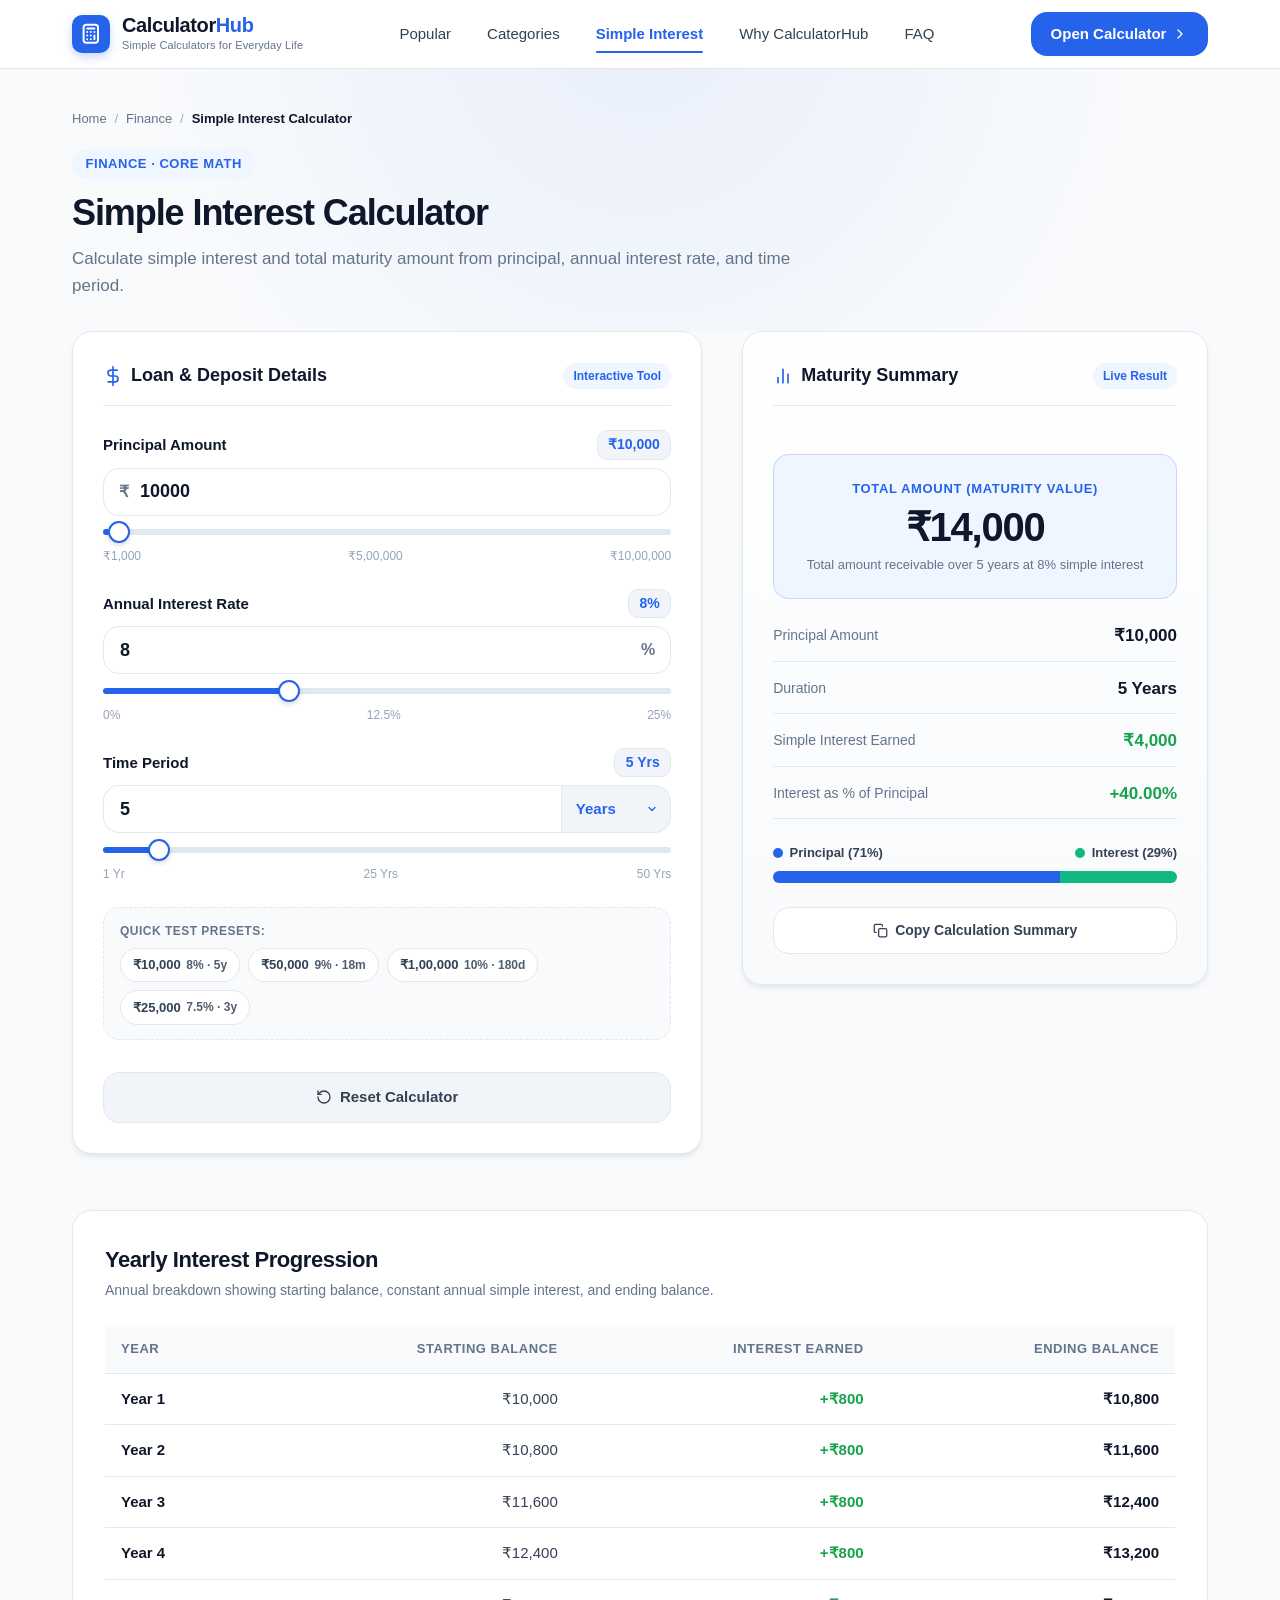
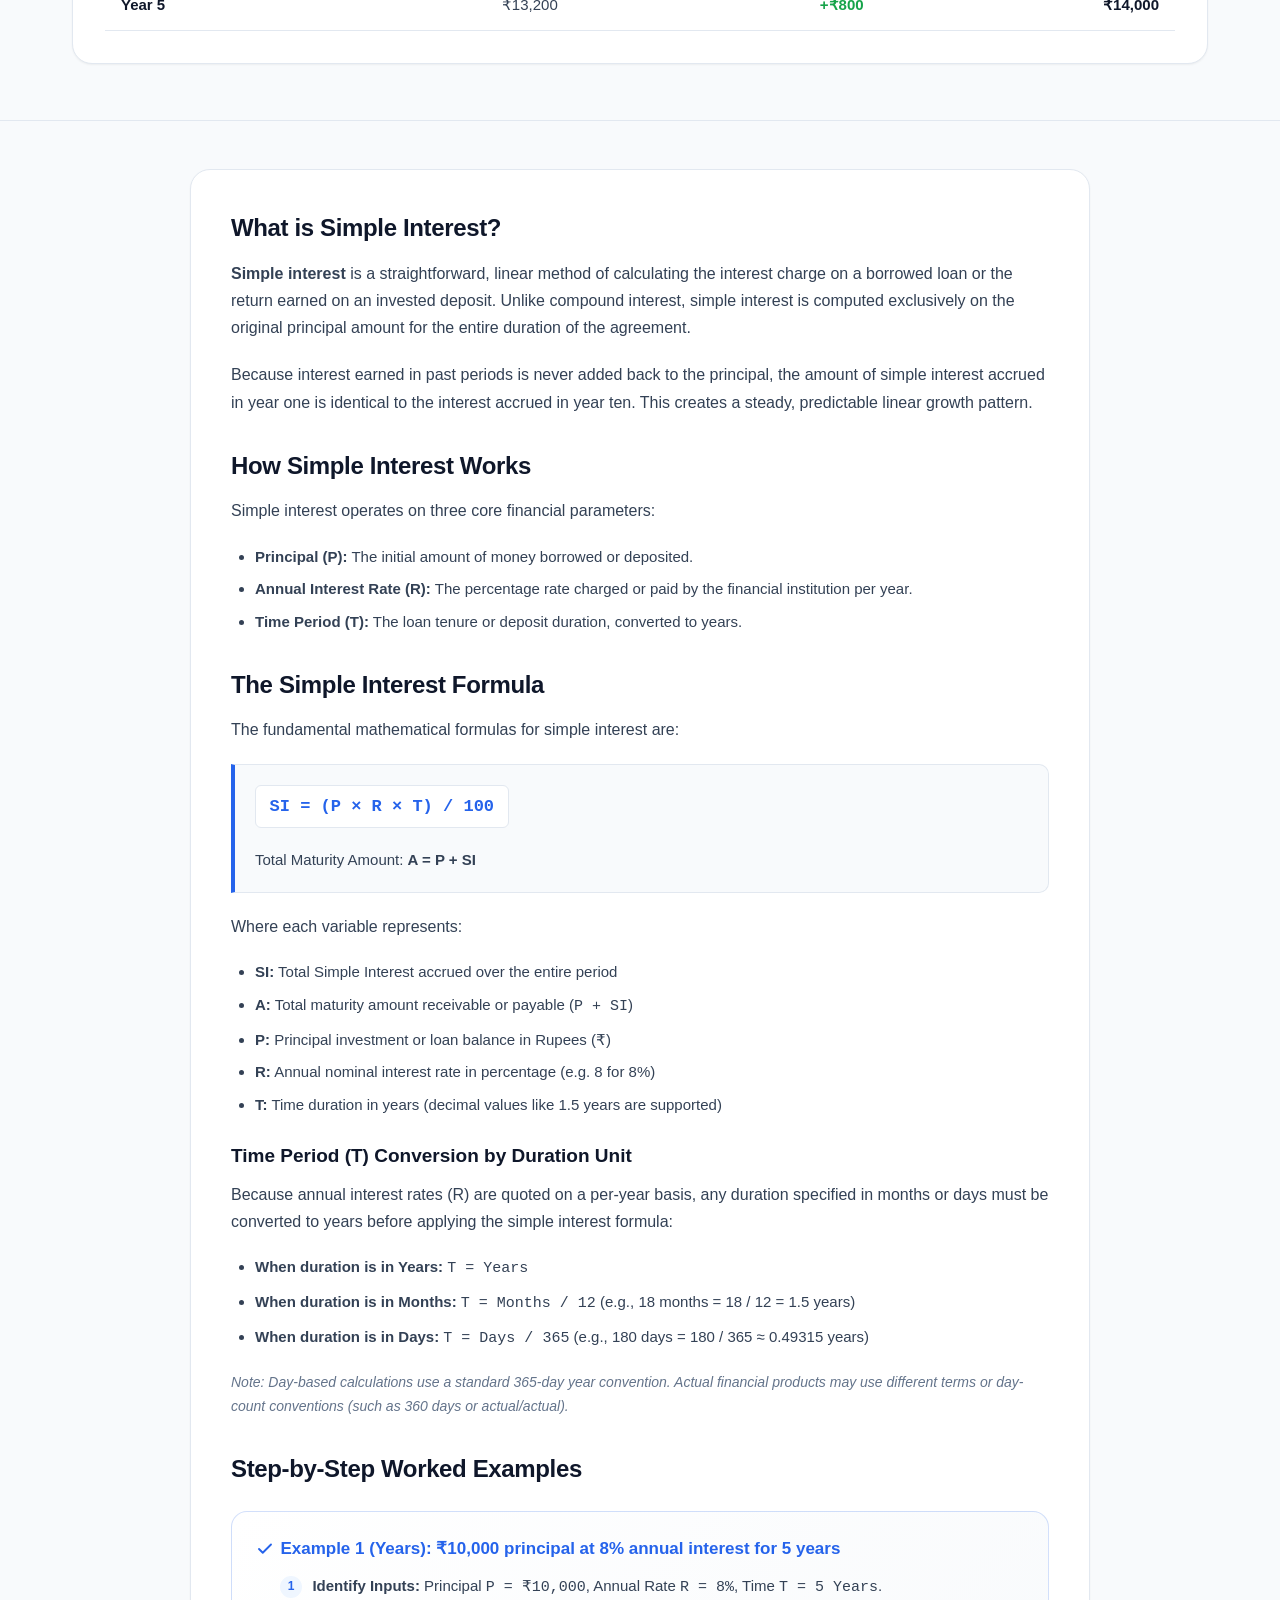
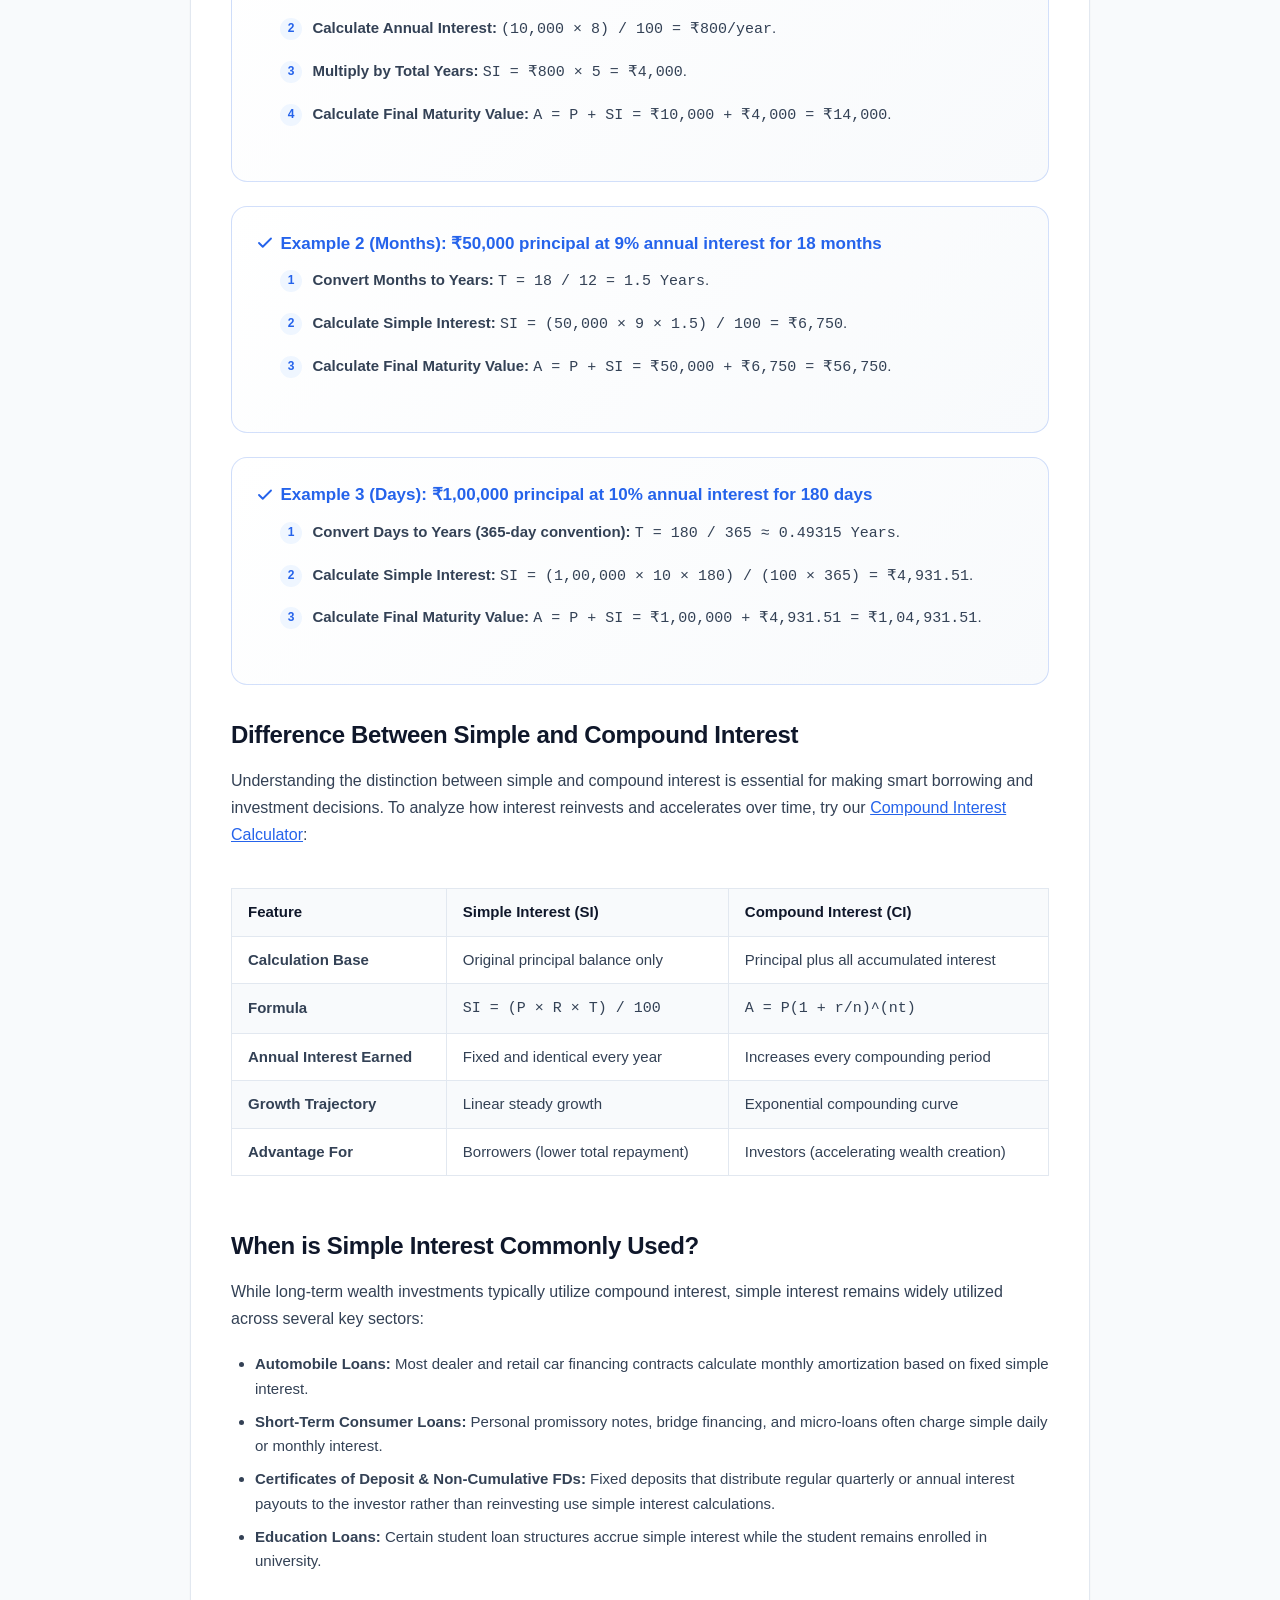
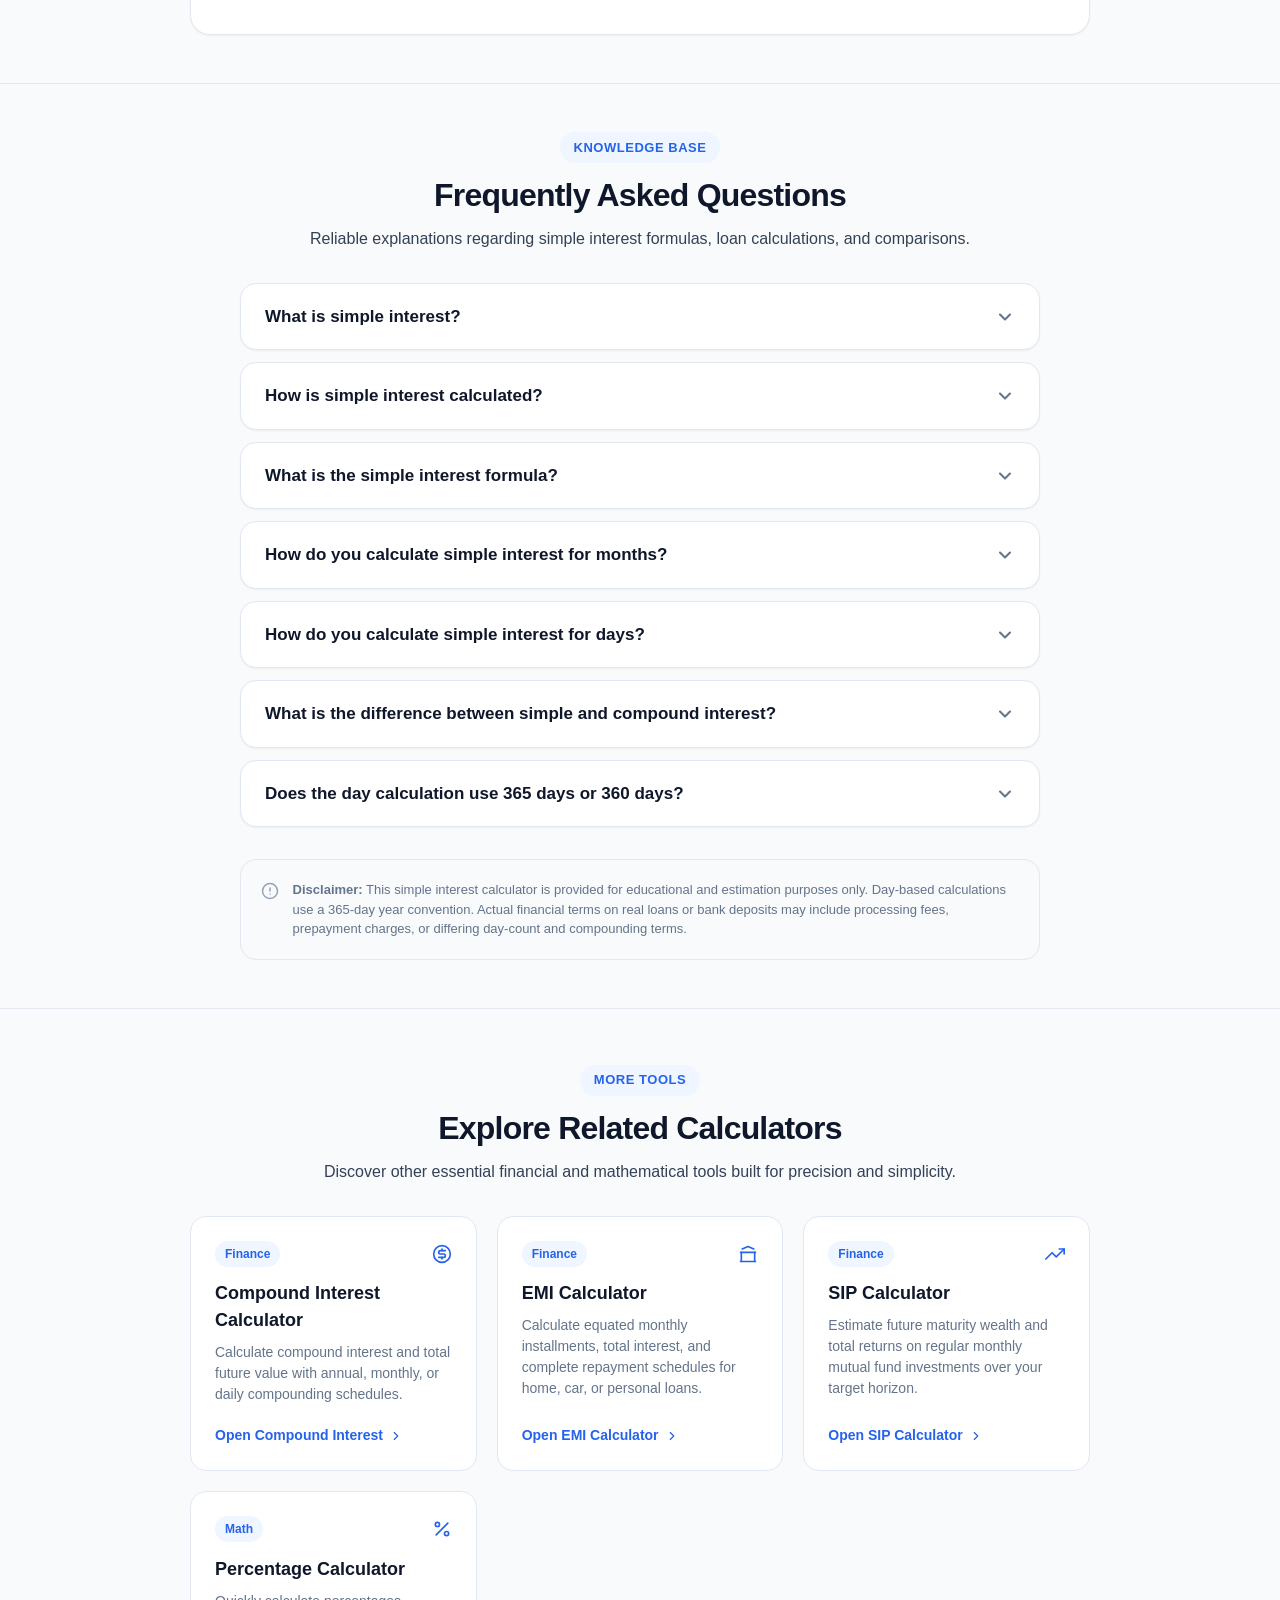
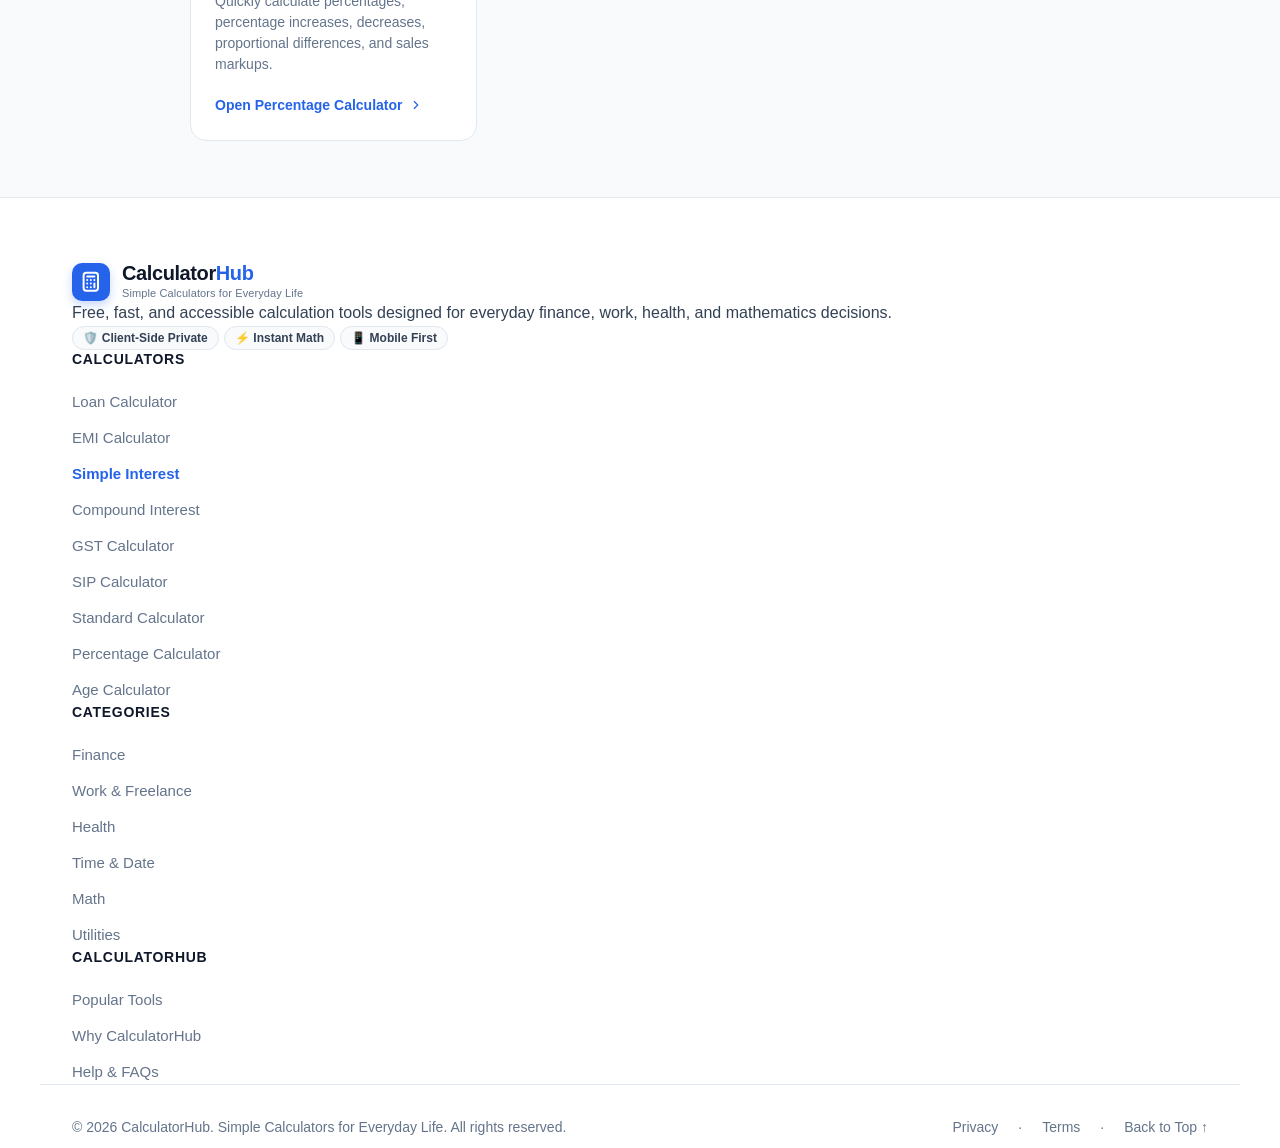
<file: calculators/simple-interest/index.html>
<!DOCTYPE html>
<html lang="en">
<head>
  <meta charset="UTF-8">
  <meta name="viewport" content="width=device-width, initial-scale=1.0">
  <meta name="description" content="Calculate simple interest and maturity value in years, months, or days. Instant online simple interest calculator with formula, step-by-step examples, and schedule.">
  <link rel="canonical" href="https://calcuface.co.in/calculators/simple-interest/">
  <meta property="og:title" content="Simple Interest Calculator – Calculate SI in Years, Months &amp; Days | CalculatorHub">
  <meta property="og:description" content="Calculate simple interest and maturity value in years, months, or days. Instant online simple interest calculator with formula, step-by-step examples, and schedule.">
  <meta property="og:url" content="https://calcuface.co.in/calculators/simple-interest/">
  <meta property="og:type" content="website">
  <meta property="og:site_name" content="CalculatorHub">
  <title>Simple Interest Calculator – Calculate SI in Years, Months &amp; Days | CalculatorHub</title>
  <script type="application/ld+json">
  {
    "@context": "https://schema.org",
    "@graph": [
      {
        "@type": "WebPage",
        "name": "Simple Interest Calculator – Calculate SI in Years, Months & Days",
        "url": "https://calcuface.co.in/calculators/simple-interest/",
        "description": "Calculate simple interest and maturity value in years, months, or days. Instant online simple interest calculator with formula, step-by-step examples, and schedule.",
        "breadcrumb": {
          "@type": "BreadcrumbList",
          "itemListElement": [
            {
              "@type": "ListItem",
              "position": 1,
              "name": "Home",
              "item": "https://calcuface.co.in/"
            },
            {
              "@type": "ListItem",
              "position": 2,
              "name": "Finance",
              "item": "https://calcuface.co.in/#categories"
            },
            {
              "@type": "ListItem",
              "position": 3,
              "name": "Simple Interest Calculator",
              "item": "https://calcuface.co.in/calculators/simple-interest/"
            }
          ]
        }
      },
      {
        "@type": "FinancialCalculator",
        "name": "Simple Interest Calculator",
        "url": "https://calcuface.co.in/calculators/simple-interest/",
        "applicationCategory": "FinanceApplication",
        "operatingSystem": "All",
        "description": "Fast and free online simple interest calculator to compute simple interest (SI) and total maturity balance across years, months, and days with annual schedules."
      },
      {
        "@type": "FAQPage",
        "mainEntity": [
          {
            "@type": "Question",
            "name": "What is simple interest?",
            "acceptedAnswer": {
              "@type": "Answer",
              "text": "Simple interest is a straightforward method of calculating interest where charges or returns are determined strictly on the original principal amount, without compounding prior interest. The interest accrued in each period remains identical."
            }
          },
          {
            "@type": "Question",
            "name": "How is simple interest calculated?",
            "acceptedAnswer": {
              "@type": "Answer",
              "text": "Simple interest is calculated using the formula SI = (P × R × T) / 100, where P is the principal, R is the annual interest rate as a percentage, and T is the duration in years. For months, T = months / 12. For days, T = days / 365. The total maturity amount is A = P + SI."
            }
          },
          {
            "@type": "Question",
            "name": "What is the simple interest formula?",
            "acceptedAnswer": {
              "@type": "Answer",
              "text": "The simple interest formula is SI = (P × R × T) / 100. Total maturity value is A = P + SI. When duration is given in months, T = months / 12. When duration is given in days, T = days / 365."
            }
          },
          {
            "@type": "Question",
            "name": "How do you calculate simple interest for months?",
            "acceptedAnswer": {
              "@type": "Answer",
              "text": "To calculate simple interest for months, divide the number of months by 12 to find the equivalent time in years (T = months / 12), then apply the formula SI = (P × R × T) / 100. For example, for ₹50,000 at 9% for 18 months, T = 18 / 12 = 1.5 years, yielding SI = ₹6,750."
            }
          },
          {
            "@type": "Question",
            "name": "How do you calculate simple interest for days?",
            "acceptedAnswer": {
              "@type": "Answer",
              "text": "To calculate simple interest for days, convert the days into years by dividing by 365 (T = days / 365), then apply SI = (P × R × (days / 365)) / 100. For example, ₹1,00,000 at 10% for 180 days earns ₹4,931.51 in simple interest."
            }
          },
          {
            "@type": "Question",
            "name": "What is the difference between simple and compound interest?",
            "acceptedAnswer": {
              "@type": "Answer",
              "text": "Simple interest is computed solely on the original principal balance and grows linearly. In contrast, compound interest calculates interest on both the principal and previously accumulated interest, resulting in exponential growth over time."
            }
          },
          {
            "@type": "Question",
            "name": "Does the day calculation use 365 days or 360 days?",
            "acceptedAnswer": {
              "@type": "Answer",
              "text": "This calculator uses the standard 365-day year convention (T = days / 365). Note that actual financial institutions, commercial paper, or money market instruments may utilize different conventions such as 360 days (ordinary interest) or actual/actual depending on specific contract terms."
            }
          }
        ]
      }
    ]
  }
  </script>
  <link rel="stylesheet" href="../../css/styles.css">
  <link rel="stylesheet" href="../../css/simple-interest.css">
</head>
<body>

  <!-- =========================================================================
       Site Header (Universal CalculatorHub Header)
       ========================================================================= -->
  <header class="site-header">
    <div class="container nav-container">
      <!-- Brand Logo -->
      <a href="/" class="brand-logo" aria-label="CalculatorHub Homepage">
        <div class="brand-icon-wrapper" aria-hidden="true">
          <svg width="22" height="22" viewBox="0 0 24 24" fill="none" stroke="currentColor" stroke-width="2.2" stroke-linecap="round" stroke-linejoin="round">
            <rect x="4" y="2" width="16" height="20" rx="3"></rect>
            <line x1="8" y1="6" x2="16" y2="6"></line>
            <line x1="16" y1="14" x2="16" y2="18"></line>
            <path d="M8 10h.01M12 10h.01M16 10h.01M8 14h.01M12 14h.01M8 18h.01M12 18h.01"></path>
          </svg>
        </div>
        <div class="brand-text-wrapper">
          <span class="brand-name">Calculator<span>Hub</span></span>
          <span class="brand-tagline-sub">Simple Calculators for Everyday Life</span>
        </div>
      </a>

      <!-- Desktop Navigation -->
      <nav class="nav-menu" aria-label="Primary Navigation">
        <a href="/#popular" class="nav-link">Popular</a>
        <a href="/#categories" class="nav-link">Categories</a>
        <a href="#si-calc-card" class="nav-link active">Simple Interest</a>
        <a href="/#why-us" class="nav-link">Why CalculatorHub</a>
        <a href="#faq" class="nav-link">FAQ</a>
      </nav>

      <!-- Desktop Header Actions -->
      <div class="nav-actions">
        <a href="../../calculator.html" class="search-submit-btn">
          <span>Open Calculator</span>
          <svg width="16" height="16" viewBox="0 0 24 24" fill="none" stroke="currentColor" stroke-width="2" stroke-linecap="round" stroke-linejoin="round">
            <polyline points="9 18 15 12 9 6"></polyline>
          </svg>
        </a>
      </div>

      <!-- Mobile Hamburger Toggle -->
      <button type="button" class="mobile-menu-btn" id="mobile-menu-toggle" aria-label="Toggle mobile menu" aria-expanded="false" aria-controls="mobile-nav-drawer">
        <svg class="hamburger-icon" width="22" height="22" viewBox="0 0 24 24" fill="none" stroke="currentColor" stroke-width="2" stroke-linecap="round" stroke-linejoin="round">
          <line x1="3" y1="12" x2="21" y2="12"></line>
          <line x1="3" y1="6" x2="21" y2="6"></line>
          <line x1="3" y1="18" x2="21" y2="18"></line>
        </svg>
      </button>
    </div>

    <!-- Mobile Navigation Drawer -->
    <nav class="mobile-nav" id="mobile-nav-drawer" aria-label="Mobile Navigation" hidden>
      <ul class="mobile-nav-list">
        <li><a href="../../calculator.html" class="mobile-nav-link" style="color: var(--primary); font-weight: 600;">⚡ Open Interactive Calculator</a></li>
        <li><a href="/#popular" class="mobile-nav-link">Popular Calculators</a></li>
        <li><a href="/#categories" class="mobile-nav-link">Browse Categories</a></li>
        <li><a href="#si-calc-card" class="mobile-nav-link active">Simple Interest Calculator</a></li>
        <li><a href="/#why-us" class="mobile-nav-link">Why CalculatorHub</a></li>
        <li><a href="#faq" class="mobile-nav-link">Frequently Asked Questions</a></li>
      </ul>
    </nav>
  </header>

  <main>
    <!-- =========================================================================
         Hero & Breadcrumbs
         ========================================================================= -->
    <section class="si-hero">
      <div class="container">
        <!-- Breadcrumb Navigation -->
        <nav class="breadcrumb-nav" aria-label="Breadcrumb">
          <a href="/" class="breadcrumb-link">Home</a>
          <span class="breadcrumb-separator">/</span>
          <a href="/#categories" class="breadcrumb-link">Finance</a>
          <span class="breadcrumb-separator">/</span>
          <span class="breadcrumb-current" aria-current="page">Simple Interest Calculator</span>
        </nav>

        <div class="si-badge">Finance · Core Math</div>
        <h1 class="si-page-title">Simple Interest Calculator</h1>
        <p class="si-page-subtitle">
          Calculate simple interest and total maturity amount from principal, annual interest rate, and time period.
        </p>
      </div>
    </section>

    <!-- =========================================================================
         Interactive Calculator Unit (Two Column Grid)
         ========================================================================= -->
    <section class="si-calc-section" id="si-calc-card">
      <div class="container">
        <div class="si-calc-grid">

          <!-- Left Column: Input Form Card -->
          <div class="si-card">
            <div class="si-card-header">
              <h2 class="si-card-title">
                <svg width="20" height="20" viewBox="0 0 24 24" fill="none" stroke="currentColor" stroke-width="2" stroke-linecap="round" stroke-linejoin="round" style="color: var(--primary);">
                  <line x1="12" y1="1" x2="12" y2="23"></line>
                  <path d="M17 5H9.5a3.5 3.5 0 0 0 0 7h5a3.5 3.5 0 0 1 0 7H6"></path>
                </svg>
                Loan & Deposit Details
              </h2>
              <span class="si-tag-badge">Interactive Tool</span>
            </div>

            <form class="si-form" onsubmit="return false;" novalidate>
              <!-- 1. Principal Amount -->
              <div class="si-input-group">
                <div class="si-label-row">
                  <label for="si-input-principal" class="si-label">Principal Amount</label>
                  <span class="si-value-pill" id="si-pill-principal">₹10,000</span>
                </div>
                <div class="si-input-wrapper">
                  <span class="si-affix si-prefix">₹</span>
                  <input type="number" id="si-input-principal" class="si-input-text has-prefix" value="10000" min="0" max="10000000" step="1000" inputmode="decimal" placeholder="e.g. 10000" aria-label="Principal investment or loan in rupees">
                </div>
                <input type="range" id="si-slider-principal" class="si-range-slider" min="1000" max="1000000" step="1000" value="10000" aria-label="Principal slider">
                <div class="si-range-legend">
                  <span>₹1,000</span>
                  <span>₹5,00,000</span>
                  <span>₹10,00,000</span>
                </div>
              </div>

              <!-- 2. Annual Interest Rate -->
              <div class="si-input-group">
                <div class="si-label-row">
                  <label for="si-input-rate" class="si-label">Annual Interest Rate</label>
                  <span class="si-value-pill" id="si-pill-rate">8%</span>
                </div>
                <div class="si-input-wrapper">
                  <input type="number" id="si-input-rate" class="si-input-text has-suffix" value="8" min="0" max="50" step="0.25" inputmode="decimal" placeholder="e.g. 8" aria-label="Annual interest rate percentage">
                  <span class="si-affix si-suffix">%</span>
                </div>
                <input type="range" id="si-slider-rate" class="si-range-slider" min="0" max="25" step="0.25" value="8" aria-label="Annual interest rate slider">
                <div class="si-range-legend">
                  <span>0%</span>
                  <span>12.5%</span>
                  <span>25%</span>
                </div>
              </div>

              <!-- 3. Time Period (Years, Months, Days) -->
              <div class="si-input-group">
                <div class="si-label-row">
                  <label for="si-input-time" class="si-label">Time Period</label>
                  <span class="si-value-pill" id="si-pill-years">5 Yrs</span>
                </div>
                <div class="si-duration-wrapper">
                  <input type="number" id="si-input-time" class="si-input-text si-duration-input" value="5" min="0.01" max="50" step="any" inputmode="decimal" placeholder="e.g. 5" aria-label="Time period duration">
                  <select id="si-select-unit" class="si-unit-select" aria-label="Time period duration unit">
                    <option value="years" selected>Years</option>
                    <option value="months">Months</option>
                    <option value="days">Days</option>
                  </select>
                </div>
                <input type="range" id="si-slider-years" class="si-range-slider" min="1" max="50" step="0.5" value="5" aria-label="Time period slider">
                <div class="si-range-legend">
                  <span id="si-legend-min">1 Yr</span>
                  <span id="si-legend-mid">25 Yrs</span>
                  <span id="si-legend-max">50 Yrs</span>
                </div>
              </div>

              <!-- 4. Quick Test Presets -->
              <div class="quick-examples-box">
                <span class="quick-examples-title">Quick Test Presets:</span>
                <div class="example-chips-row">
                  <button type="button" class="si-preset-chip" data-principal="10000" data-rate="8" data-duration="5" data-unit="years" title="₹10,000 at 8% for 5 years">
                    <span>₹10,000</span>
                    <span class="si-preset-detail">8% · 5y</span>
                  </button>
                  <button type="button" class="si-preset-chip" data-principal="50000" data-rate="9" data-duration="18" data-unit="months" title="₹50,000 at 9% for 18 months">
                    <span>₹50,000</span>
                    <span class="si-preset-detail">9% · 18m</span>
                  </button>
                  <button type="button" class="si-preset-chip" data-principal="100000" data-rate="10" data-duration="180" data-unit="days" title="₹1,00,000 at 10% for 180 days">
                    <span>₹1,00,000</span>
                    <span class="si-preset-detail">10% · 180d</span>
                  </button>
                  <button type="button" class="si-preset-chip" data-principal="25000" data-rate="7.5" data-duration="3" data-unit="years" title="₹25,000 at 7.5% for 3 years">
                    <span>₹25,000</span>
                    <span class="si-preset-detail">7.5% · 3y</span>
                  </button>
                </div>
              </div>

              <!-- 5. Form Actions (Reset Button Only - Live Auto-Calculation) -->
              <div class="si-actions-row">
                <button type="button" class="btn-calc-reset" id="btn-si-reset">
                  <svg width="16" height="16" viewBox="0 0 24 24" fill="none" stroke="currentColor" stroke-width="2" stroke-linecap="round" stroke-linejoin="round">
                    <path d="M3 12a9 9 0 1 0 9-9 9.75 9.75 0 0 0-6.74 2.74L3 8"></path>
                    <path d="M3 3v5h5"></path>
                  </svg>
                  <span>Reset Calculator</span>
                </button>
              </div>
            </form>
          </div>

          <!-- Right Column: Results Card -->
          <div class="si-card si-results-card" id="si-results-card">
            <div class="si-card-header">
              <h2 class="si-card-title">
                <svg width="20" height="20" viewBox="0 0 24 24" fill="none" stroke="currentColor" stroke-width="2" stroke-linecap="round" stroke-linejoin="round" style="color: var(--primary);">
                  <line x1="18" y1="20" x2="18" y2="10"></line>
                  <line x1="12" y1="20" x2="12" y2="4"></line>
                  <line x1="6" y1="20" x2="6" y2="14"></line>
                </svg>
                Maturity Summary
              </h2>
              <span class="si-tag-badge">Live Result</span>
            </div>

            <!-- Prominent Total Amount Display -->
            <div class="si-main-result-box">
              <div class="si-result-label">Total Amount (Maturity Value)</div>
              <div class="si-result-amount" id="result-si-total">₹14,000</div>
              <div class="si-result-subtitle" id="result-si-total-subtitle">Total amount receivable over 5 years at 8% simple interest</div>
            </div>

            <!-- Core Figures List -->
            <div class="si-stats-list">
              <div class="si-stat-row">
                <span class="si-stat-label">Principal Amount</span>
                <span class="si-stat-val" id="result-si-principal">₹10,000</span>
              </div>
              <div class="si-stat-row">
                <span class="si-stat-label">Duration</span>
                <span class="si-stat-val" id="result-si-duration">5 Years</span>
              </div>
              <div class="si-stat-row" id="row-si-equivalent-time" style="display: none;">
                <span class="si-stat-label">Equivalent Time in Years</span>
                <span class="si-stat-val" id="result-si-equivalent-time">5 Years</span>
              </div>
              <div class="si-stat-row">
                <span class="si-stat-label">Simple Interest Earned</span>
                <span class="si-stat-val gain" id="result-si-interest">₹4,000</span>
              </div>
              <div class="si-stat-row">
                <span class="si-stat-label">Interest as % of Principal</span>
                <span class="si-stat-val gain" id="result-si-rate-gain">+40.00%</span>
              </div>
            </div>

            <!-- Visual Breakdown Bar (Principal vs Interest) -->
            <div class="si-ratio-wrapper">
              <div class="si-ratio-header">
                <div class="ratio-legend-item">
                  <span class="ratio-dot principal"></span>
                  <span>Principal (<span id="pct-principal">71%</span>)</span>
                </div>
                <div class="ratio-legend-item">
                  <span class="ratio-dot interest"></span>
                  <span>Interest (<span id="pct-interest">29%</span>)</span>
                </div>
              </div>
              <div class="ratio-bar-track" aria-hidden="true">
                <div class="bar-segment-principal" id="bar-principal" style="width: 71%;"></div>
                <div class="bar-segment-interest" id="bar-interest" style="width: 29%;"></div>
              </div>
            </div>

            <!-- Day Count Convention Note -->
            <div class="si-day-convention-note" id="si-day-convention-note" style="display: none;">
              <svg width="14" height="14" viewBox="0 0 24 24" fill="none" stroke="currentColor" stroke-width="2" stroke-linecap="round" stroke-linejoin="round" aria-hidden="true">
                <circle cx="12" cy="12" r="10"></circle>
                <line x1="12" y1="8" x2="12" y2="12"></line>
                <line x1="12" y1="16" x2="12.01" y2="16"></line>
              </svg>
              <span>Day-based calculations use a 365-day year convention. Actual financial products may use different terms or day-count conventions.</span>
            </div>

            <!-- Copy Summary Button -->
            <button type="button" class="btn-calc-copy" id="btn-si-copy">
              <svg width="15" height="15" viewBox="0 0 24 24" fill="none" stroke="currentColor" stroke-width="2" stroke-linecap="round" stroke-linejoin="round">
                <rect x="9" y="9" width="13" height="13" rx="2" ry="2"></rect>
                <path d="M5 15H4a2 2 0 0 1-2-2V4a2 2 0 0 1 2-2h9a2 2 0 0 1 2 2v1"></path>
              </svg>
              <span>Copy Calculation Summary</span>
            </button>
          </div>

        </div>
      </div>
    </section>

    <!-- =========================================================================
         Yearly Interest Growth Schedule Table
         ========================================================================= -->
    <section class="si-growth-section">
      <div class="container">
        <div class="si-growth-card">
          <div class="si-growth-header">
            <h2 class="si-growth-title">Yearly Interest Progression</h2>
            <p style="font-size: 0.875rem; color: var(--text-muted); margin-top: 0.25rem;">
              Annual breakdown showing starting balance, constant annual simple interest, and ending balance.
            </p>
          </div>

          <div class="table-responsive">
            <table class="si-growth-table">
              <thead>
                <tr>
                  <th style="text-align: left;">Year</th>
                  <th>Starting Balance</th>
                  <th>Interest Earned</th>
                  <th>Ending Balance</th>
                </tr>
              </thead>
              <tbody id="si-schedule-tbody">
                <!-- Dynamically generated rows -->
              </tbody>
            </table>
          </div>

          <div style="text-align: center;">
            <button type="button" class="btn-toggle-growth" id="btn-toggle-schedule" style="display: none;">
              View Full Schedule
            </button>
          </div>
        </div>
      </div>
    </section>

    <!-- =========================================================================
         Educational & SEO Content Section
         ========================================================================= -->
    <section class="si-content-section">
      <div class="container">
        <article class="si-article-card si-prose">
          <h2>What is Simple Interest?</h2>
          <p>
            <strong>Simple interest</strong> is a straightforward, linear method of calculating the interest charge on a borrowed loan or the return earned on an invested deposit. Unlike compound interest, simple interest is computed exclusively on the original principal amount for the entire duration of the agreement.
          </p>
          <p>
            Because interest earned in past periods is never added back to the principal, the amount of simple interest accrued in year one is identical to the interest accrued in year ten. This creates a steady, predictable linear growth pattern.
          </p>

          <h2>How Simple Interest Works</h2>
          <p>
            Simple interest operates on three core financial parameters:
          </p>
          <ul>
            <li><strong>Principal (P):</strong> The initial amount of money borrowed or deposited.</li>
            <li><strong>Annual Interest Rate (R):</strong> The percentage rate charged or paid by the financial institution per year.</li>
            <li><strong>Time Period (T):</strong> The loan tenure or deposit duration, converted to years.</li>
          </ul>

          <h2>The Simple Interest Formula</h2>
          <p>
            The fundamental mathematical formulas for simple interest are:
          </p>

          <div class="si-formula-box">
            <div class="si-formula-code">SI = (P × R × T) / 100</div>
            <p style="margin: 0.5rem 0 0 0; font-size: 0.9375rem; color: var(--text-body);">
              Total Maturity Amount: <strong>A = P + SI</strong>
            </p>
          </div>

          <p>Where each variable represents:</p>
          <ul>
            <li><strong>SI:</strong> Total Simple Interest accrued over the entire period</li>
            <li><strong>A:</strong> Total maturity amount receivable or payable (<code>P + SI</code>)</li>
            <li><strong>P:</strong> Principal investment or loan balance in Rupees (₹)</li>
            <li><strong>R:</strong> Annual nominal interest rate in percentage (e.g. 8 for 8%)</li>
            <li><strong>T:</strong> Time duration in years (decimal values like 1.5 years are supported)</li>
          </ul>

          <h3>Time Period (T) Conversion by Duration Unit</h3>
          <p>
            Because annual interest rates (R) are quoted on a per-year basis, any duration specified in months or days must be converted to years before applying the simple interest formula:
          </p>
          <ul>
            <li><strong>When duration is in Years:</strong> <code>T = Years</code></li>
            <li><strong>When duration is in Months:</strong> <code>T = Months / 12</code> (e.g., 18 months = 18 / 12 = 1.5 years)</li>
            <li><strong>When duration is in Days:</strong> <code>T = Days / 365</code> (e.g., 180 days = 180 / 365 ≈ 0.49315 years)</li>
          </ul>
          <p style="font-size: 0.875rem; color: var(--text-muted);">
            <em>Note: Day-based calculations use a standard 365-day year convention. Actual financial products may use different terms or day-count conventions (such as 360 days or actual/actual).</em>
          </p>

          <h2>Step-by-Step Worked Examples</h2>

          <!-- Example 1: Years -->
          <div class="si-example-card" style="margin-bottom: 1.5rem;">
            <div class="si-example-title">
              <svg width="18" height="18" viewBox="0 0 24 24" fill="none" stroke="currentColor" stroke-width="2.5" stroke-linecap="round" stroke-linejoin="round">
                <polyline points="20 6 9 17 4 12"></polyline>
              </svg>
              Example 1 (Years): ₹10,000 principal at 8% annual interest for 5 years
            </div>
            <ul class="si-example-steps">
              <li class="si-example-step">
                <span class="si-step-num">1</span>
                <div><strong>Identify Inputs:</strong> Principal <code>P = ₹10,000</code>, Annual Rate <code>R = 8%</code>, Time <code>T = 5 Years</code>.</div>
              </li>
              <li class="si-example-step">
                <span class="si-step-num">2</span>
                <div><strong>Calculate Annual Interest:</strong> <code>(10,000 × 8) / 100 = ₹800/year</code>.</div>
              </li>
              <li class="si-example-step">
                <span class="si-step-num">3</span>
                <div><strong>Multiply by Total Years:</strong> <code>SI = ₹800 × 5 = ₹4,000</code>.</div>
              </li>
              <li class="si-example-step">
                <span class="si-step-num">4</span>
                <div><strong>Calculate Final Maturity Value:</strong> <code>A = P + SI = ₹10,000 + ₹4,000 = ₹14,000</code>.</div>
              </li>
            </ul>
          </div>

          <!-- Example 2: Months -->
          <div class="si-example-card" style="margin-bottom: 1.5rem;">
            <div class="si-example-title">
              <svg width="18" height="18" viewBox="0 0 24 24" fill="none" stroke="currentColor" stroke-width="2.5" stroke-linecap="round" stroke-linejoin="round">
                <polyline points="20 6 9 17 4 12"></polyline>
              </svg>
              Example 2 (Months): ₹50,000 principal at 9% annual interest for 18 months
            </div>
            <ul class="si-example-steps">
              <li class="si-example-step">
                <span class="si-step-num">1</span>
                <div><strong>Convert Months to Years:</strong> <code>T = 18 / 12 = 1.5 Years</code>.</div>
              </li>
              <li class="si-example-step">
                <span class="si-step-num">2</span>
                <div><strong>Calculate Simple Interest:</strong> <code>SI = (50,000 × 9 × 1.5) / 100 = ₹6,750</code>.</div>
              </li>
              <li class="si-example-step">
                <span class="si-step-num">3</span>
                <div><strong>Calculate Final Maturity Value:</strong> <code>A = P + SI = ₹50,000 + ₹6,750 = ₹56,750</code>.</div>
              </li>
            </ul>
          </div>

          <!-- Example 3: Days -->
          <div class="si-example-card">
            <div class="si-example-title">
              <svg width="18" height="18" viewBox="0 0 24 24" fill="none" stroke="currentColor" stroke-width="2.5" stroke-linecap="round" stroke-linejoin="round">
                <polyline points="20 6 9 17 4 12"></polyline>
              </svg>
              Example 3 (Days): ₹1,00,000 principal at 10% annual interest for 180 days
            </div>
            <ul class="si-example-steps">
              <li class="si-example-step">
                <span class="si-step-num">1</span>
                <div><strong>Convert Days to Years (365-day convention):</strong> <code>T = 180 / 365 ≈ 0.49315 Years</code>.</div>
              </li>
              <li class="si-example-step">
                <span class="si-step-num">2</span>
                <div><strong>Calculate Simple Interest:</strong> <code>SI = (1,00,000 × 10 × 180) / (100 × 365) = ₹4,931.51</code>.</div>
              </li>
              <li class="si-example-step">
                <span class="si-step-num">3</span>
                <div><strong>Calculate Final Maturity Value:</strong> <code>A = P + SI = ₹1,00,000 + ₹4,931.51 = ₹1,04,931.51</code>.</div>
              </li>
            </ul>
          </div>

          <h2>Difference Between Simple and Compound Interest</h2>
          <p>
            Understanding the distinction between simple and compound interest is essential for making smart borrowing and investment decisions. To analyze how interest reinvests and accelerates over time, try our <a href="/calculators/compound-interest/" style="color: var(--primary); text-decoration: underline;">Compound Interest Calculator</a>:
          </p>

          <div class="table-responsive">
            <table class="si-comparison-table">
              <thead>
                <tr>
                  <th>Feature</th>
                  <th>Simple Interest (SI)</th>
                  <th>Compound Interest (CI)</th>
                </tr>
              </thead>
              <tbody>
                <tr>
                  <td><strong>Calculation Base</strong></td>
                  <td>Original principal balance only</td>
                  <td>Principal plus all accumulated interest</td>
                </tr>
                <tr>
                  <td><strong>Formula</strong></td>
                  <td><code>SI = (P × R × T) / 100</code></td>
                  <td><code>A = P(1 + r/n)^(nt)</code></td>
                </tr>
                <tr>
                  <td><strong>Annual Interest Earned</strong></td>
                  <td>Fixed and identical every year</td>
                  <td>Increases every compounding period</td>
                </tr>
                <tr>
                  <td><strong>Growth Trajectory</strong></td>
                  <td>Linear steady growth</td>
                  <td>Exponential compounding curve</td>
                </tr>
                <tr>
                  <td><strong>Advantage For</strong></td>
                  <td>Borrowers (lower total repayment)</td>
                  <td>Investors (accelerating wealth creation)</td>
                </tr>
              </tbody>
            </table>
          </div>

          <h2>When is Simple Interest Commonly Used?</h2>
          <p>
            While long-term wealth investments typically utilize compound interest, simple interest remains widely utilized across several key sectors:
          </p>
          <ul>
            <li><strong>Automobile Loans:</strong> Most dealer and retail car financing contracts calculate monthly amortization based on fixed simple interest.</li>
            <li><strong>Short-Term Consumer Loans:</strong> Personal promissory notes, bridge financing, and micro-loans often charge simple daily or monthly interest.</li>
            <li><strong>Certificates of Deposit & Non-Cumulative FDs:</strong> Fixed deposits that distribute regular quarterly or annual interest payouts to the investor rather than reinvesting use simple interest calculations.</li>
            <li><strong>Education Loans:</strong> Certain student loan structures accrue simple interest while the student remains enrolled in university.</li>
          </ul>
        </article>
      </div>
    </section>

    <!-- =========================================================================
         Frequently Asked Questions (Accordion)
         ========================================================================= -->
    <section class="faq-section" id="faq">
      <div class="container">
        <div class="section-header" style="margin-bottom: 2rem;">
          <div class="si-badge">Knowledge Base</div>
          <h2 class="section-title">Frequently Asked Questions</h2>
          <p class="section-desc">
            Reliable explanations regarding simple interest formulas, loan calculations, and comparisons.
          </p>
        </div>

        <div class="faq-list">
          <!-- FAQ 1 -->
          <div class="faq-item">
            <button type="button" class="faq-trigger" aria-expanded="false">
              <span>What is simple interest?</span>
              <svg class="faq-chevron" width="18" height="18" viewBox="0 0 24 24" fill="none" stroke="currentColor" stroke-width="2.5" stroke-linecap="round" stroke-linejoin="round">
                <polyline points="6 9 12 15 18 9"></polyline>
              </svg>
            </button>
            <div class="faq-content">
              <div class="faq-body">
                Simple interest is a straightforward method of calculating interest where charges or returns are determined strictly on the original principal amount, without compounding prior interest. The interest accrued in each period remains identical.
              </div>
            </div>
          </div>

          <!-- FAQ 2 -->
          <div class="faq-item">
            <button type="button" class="faq-trigger" aria-expanded="false">
              <span>How is simple interest calculated?</span>
              <svg class="faq-chevron" width="18" height="18" viewBox="0 0 24 24" fill="none" stroke="currentColor" stroke-width="2.5" stroke-linecap="round" stroke-linejoin="round">
                <polyline points="6 9 12 15 18 9"></polyline>
              </svg>
            </button>
            <div class="faq-content">
              <div class="faq-body">
                Simple interest is calculated using the formula <code>SI = (P × R × T) / 100</code>, where P is the principal, R is the annual interest rate as a percentage, and T is the duration in years. For months, <code>T = months / 12</code>. For days, <code>T = days / 365</code>. The total maturity amount is <code>A = P + SI</code>.
              </div>
            </div>
          </div>

          <!-- FAQ 3 -->
          <div class="faq-item">
            <button type="button" class="faq-trigger" aria-expanded="false">
              <span>What is the simple interest formula?</span>
              <svg class="faq-chevron" width="18" height="18" viewBox="0 0 24 24" fill="none" stroke="currentColor" stroke-width="2.5" stroke-linecap="round" stroke-linejoin="round">
                <polyline points="6 9 12 15 18 9"></polyline>
              </svg>
            </button>
            <div class="faq-content">
              <div class="faq-body">
                The simple interest formula is <code>SI = (P × R × T) / 100</code>. Total maturity value is <code>A = P + SI</code>. When duration is given in months, <code>T = months / 12</code>. When duration is given in days, <code>T = days / 365</code>.
              </div>
            </div>
          </div>

          <!-- FAQ 4 -->
          <div class="faq-item">
            <button type="button" class="faq-trigger" aria-expanded="false">
              <span>How do you calculate simple interest for months?</span>
              <svg class="faq-chevron" width="18" height="18" viewBox="0 0 24 24" fill="none" stroke="currentColor" stroke-width="2.5" stroke-linecap="round" stroke-linejoin="round">
                <polyline points="6 9 12 15 18 9"></polyline>
              </svg>
            </button>
            <div class="faq-content">
              <div class="faq-body">
                To calculate simple interest for months, divide the number of months by 12 to find the equivalent time in years (<code>T = months / 12</code>), then apply the formula <code>SI = (P × R × T) / 100</code>. For example, for ₹50,000 at 9% for 18 months, <code>T = 18 / 12 = 1.5 years</code>, yielding <code>SI = ₹6,750</code>.
              </div>
            </div>
          </div>

          <!-- FAQ 5 -->
          <div class="faq-item">
            <button type="button" class="faq-trigger" aria-expanded="false">
              <span>How do you calculate simple interest for days?</span>
              <svg class="faq-chevron" width="18" height="18" viewBox="0 0 24 24" fill="none" stroke="currentColor" stroke-width="2.5" stroke-linecap="round" stroke-linejoin="round">
                <polyline points="6 9 12 15 18 9"></polyline>
              </svg>
            </button>
            <div class="faq-content">
              <div class="faq-body">
                To calculate simple interest for days, convert the days into years by dividing by 365 (<code>T = days / 365</code>), then apply <code>SI = (P × R × (days / 365)) / 100</code>. For example, ₹1,00,000 at 10% for 180 days earns ₹4,931.51 in simple interest.
              </div>
            </div>
          </div>

          <!-- FAQ 6 -->
          <div class="faq-item">
            <button type="button" class="faq-trigger" aria-expanded="false">
              <span>What is the difference between simple and compound interest?</span>
              <svg class="faq-chevron" width="18" height="18" viewBox="0 0 24 24" fill="none" stroke="currentColor" stroke-width="2.5" stroke-linecap="round" stroke-linejoin="round">
                <polyline points="6 9 12 15 18 9"></polyline>
              </svg>
            </button>
            <div class="faq-content">
              <div class="faq-body">
                Simple interest is computed solely on the original principal balance and grows linearly. In contrast, compound interest calculates interest on both the principal and previously accumulated interest, resulting in exponential growth over time.
              </div>
            </div>
          </div>

          <!-- FAQ 7 -->
          <div class="faq-item">
            <button type="button" class="faq-trigger" aria-expanded="false">
              <span>Does the day calculation use 365 days or 360 days?</span>
              <svg class="faq-chevron" width="18" height="18" viewBox="0 0 24 24" fill="none" stroke="currentColor" stroke-width="2.5" stroke-linecap="round" stroke-linejoin="round">
                <polyline points="6 9 12 15 18 9"></polyline>
              </svg>
            </button>
            <div class="faq-content">
              <div class="faq-body">
                This calculator uses the standard 365-day year convention (<code>T = days / 365</code>). Note that actual financial institutions, commercial paper, or money market instruments may utilize different conventions such as 360 days (ordinary interest) or actual/actual depending on specific contract terms.
              </div>
            </div>
          </div>
        </div>

        <!-- Financial Disclaimer -->
        <div class="disclaimer-card" style="max-width: 800px; margin: 2rem auto 0 auto;">
          <svg viewBox="0 0 24 24" fill="none" stroke="currentColor" stroke-width="2" stroke-linecap="round" stroke-linejoin="round" aria-hidden="true">
            <circle cx="12" cy="12" r="10"></circle>
            <line x1="12" y1="8" x2="12" y2="12"></line>
            <line x1="12" y1="16" x2="12.01" y2="16"></line>
          </svg>
          <div>
            <strong>Disclaimer:</strong> This simple interest calculator is provided for educational and estimation purposes only. Day-based calculations use a 365-day year convention. Actual financial terms on real loans or bank deposits may include processing fees, prepayment charges, or differing day-count and compounding terms.
          </div>
        </div>
      </div>
    </section>

    <!-- =========================================================================
         Related Calculators Section (Valid Existing Links)
         ========================================================================= -->
    <section class="related-section">
      <div class="container">
        <div class="section-header" style="margin-bottom: 2rem;">
          <div class="si-badge">More Tools</div>
          <h2 class="section-title">Explore Related Calculators</h2>
          <p class="section-desc">
            Discover other essential financial and mathematical tools built for precision and simplicity.
          </p>
        </div>

        <div class="related-grid" style="max-width: 900px; margin: 0 auto;">
          <!-- 1. Compound Interest Calculator -->
          <a href="/calculators/compound-interest/" class="related-card">
            <div class="related-header">
              <span class="si-tag-badge">Finance</span>
              <svg width="20" height="20" viewBox="0 0 24 24" fill="none" stroke="currentColor" stroke-width="2" stroke-linecap="round" stroke-linejoin="round" style="color: var(--primary);">
                <circle cx="12" cy="12" r="10"></circle>
                <path d="M16 8h-6a2 2 0 1 0 0 4h4a2 2 0 1 1 0 4H8"></path>
                <line x1="12" y1="6" x2="12" y2="8"></line>
                <line x1="12" y1="16" x2="12" y2="18"></line>
              </svg>
            </div>
            <h3 class="related-title">Compound Interest Calculator</h3>
            <p class="related-desc">
              Calculate compound interest and total future value with annual, monthly, or daily compounding schedules.
            </p>
            <span class="related-action">
              <span>Open Compound Interest</span>
              <svg width="14" height="14" viewBox="0 0 24 24" fill="none" stroke="currentColor" stroke-width="2" stroke-linecap="round" stroke-linejoin="round">
                <polyline points="9 18 15 12 9 6"></polyline>
              </svg>
            </span>
          </a>

          <!-- 2. EMI Calculator -->
          <a href="/calculators/emi/" class="related-card">
            <div class="related-header">
              <span class="si-tag-badge">Finance</span>
              <svg width="20" height="20" viewBox="0 0 24 24" fill="none" stroke="currentColor" stroke-width="2" stroke-linecap="round" stroke-linejoin="round" style="color: var(--primary);">
                <path d="M3 21h18"></path>
                <path d="M3 10h18"></path>
                <path d="M5 6l7-3 7 3"></path>
                <path d="M4 10v11"></path>
                <path d="M20 10v11"></path>
              </svg>
            </div>
            <h3 class="related-title">EMI Calculator</h3>
            <p class="related-desc">
              Calculate equated monthly installments, total interest, and complete repayment schedules for home, car, or personal loans.
            </p>
            <span class="related-action">
              <span>Open EMI Calculator</span>
              <svg width="14" height="14" viewBox="0 0 24 24" fill="none" stroke="currentColor" stroke-width="2" stroke-linecap="round" stroke-linejoin="round">
                <polyline points="9 18 15 12 9 6"></polyline>
              </svg>
            </span>
          </a>

          <!-- 3. SIP Calculator -->
          <a href="/calculators/sip/" class="related-card">
            <div class="related-header">
              <span class="si-tag-badge">Finance</span>
              <svg width="20" height="20" viewBox="0 0 24 24" fill="none" stroke="currentColor" stroke-width="2" stroke-linecap="round" stroke-linejoin="round" style="color: var(--primary);">
                <polyline points="23 6 13.5 15.5 8.5 10.5 1 18"></polyline>
                <polyline points="17 6 23 6 23 12"></polyline>
              </svg>
            </div>
            <h3 class="related-title">SIP Calculator</h3>
            <p class="related-desc">
              Estimate future maturity wealth and total returns on regular monthly mutual fund investments over your target horizon.
            </p>
            <span class="related-action">
              <span>Open SIP Calculator</span>
              <svg width="14" height="14" viewBox="0 0 24 24" fill="none" stroke="currentColor" stroke-width="2" stroke-linecap="round" stroke-linejoin="round">
                <polyline points="9 18 15 12 9 6"></polyline>
              </svg>
            </span>
          </a>

          <!-- 4. Percentage Calculator -->
          <a href="/calculators/percentage/" class="related-card">
            <div class="related-header">
              <span class="si-tag-badge">Math</span>
              <svg width="20" height="20" viewBox="0 0 24 24" fill="none" stroke="currentColor" stroke-width="2" stroke-linecap="round" stroke-linejoin="round" style="color: var(--primary);">
                <line x1="19" y1="5" x2="5" y2="19"></line>
                <circle cx="6.5" cy="6.5" r="2.5"></circle>
                <circle cx="17.5" cy="17.5" r="2.5"></circle>
              </svg>
            </div>
            <h3 class="related-title">Percentage Calculator</h3>
            <p class="related-desc">
              Quickly calculate percentages, percentage increases, decreases, proportional differences, and sales markups.
            </p>
            <span class="related-action">
              <span>Open Percentage Calculator</span>
              <svg width="14" height="14" viewBox="0 0 24 24" fill="none" stroke="currentColor" stroke-width="2" stroke-linecap="round" stroke-linejoin="round">
                <polyline points="9 18 15 12 9 6"></polyline>
              </svg>
            </span>
          </a>
        </div>
      </div>
    </section>
  </main>

  <!-- =========================================================================
       Site Footer
       ========================================================================= -->
  <footer class="site-footer" role="contentinfo">
    <div class="container footer-grid">
      <!-- Column 1: Brand & Bio -->
      <div class="footer-brand-col">
        <a href="/" class="brand-logo" aria-label="CalculatorHub Homepage">
          <div class="brand-icon-wrapper" aria-hidden="true">
            <svg width="22" height="22" viewBox="0 0 24 24" fill="none" stroke="currentColor" stroke-width="2.2" stroke-linecap="round" stroke-linejoin="round">
              <rect x="4" y="2" width="16" height="20" rx="3"></rect>
              <line x1="8" y1="6" x2="16" y2="6"></line>
              <line x1="16" y1="14" x2="16" y2="18"></line>
              <path d="M8 10h.01M12 10h.01M16 10h.01M8 14h.01M12 14h.01M8 18h.01M12 18h.01"></path>
            </svg>
          </div>
          <div class="brand-text-wrapper">
            <span class="brand-name">Calculator<span>Hub</span></span>
            <span class="brand-tagline-sub">Simple Calculators for Everyday Life</span>
          </div>
        </a>
        <p class="footer-description">
          Free, fast, and accessible calculation tools designed for everyday finance, work, health, and mathematics decisions.
        </p>
        <div class="footer-trust-badges">
          <span class="footer-trust-badge">🛡️ Client-Side Private</span>
          <span class="footer-trust-badge">⚡ Instant Math</span>
          <span class="footer-trust-badge">📱 Mobile First</span>
        </div>
      </div>

      <!-- Column 2: Popular Calculators -->
      <div>
        <h4 class="footer-heading">Calculators</h4>
        <ul class="footer-links-list">
          <li><a href="/calculators/loan/" class="footer-link">Loan Calculator</a></li>
          <li><a href="/calculators/emi/" class="footer-link">EMI Calculator</a></li>
          <li><span class="footer-link" aria-current="page" style="color: var(--primary); font-weight: 600;">Simple Interest</span></li>
          <li><a href="/calculators/compound-interest/" class="footer-link">Compound Interest</a></li>
          <li><a href="/calculators/gst/" class="footer-link">GST Calculator</a></li>
          <li><a href="/calculators/sip/" class="footer-link">SIP Calculator</a></li>
          <li><a href="../../calculator.html" class="footer-link">Standard Calculator</a></li>
          <li><a href="/calculators/percentage/" class="footer-link">Percentage Calculator</a></li>
          <li><a href="/calculators/age/" class="footer-link">Age Calculator</a></li>
        </ul>
      </div>

      <!-- Column 3: Categories -->
      <div>
        <h4 class="footer-heading">Categories</h4>
        <ul class="footer-links-list">
          <li><a href="/#categories" class="footer-link">Finance</a></li>
          <li><a href="/#categories" class="footer-link">Work & Freelance</a></li>
          <li><a href="/#categories" class="footer-link">Health</a></li>
          <li><a href="/#categories" class="footer-link">Time & Date</a></li>
          <li><a href="/#categories" class="footer-link">Math</a></li>
          <li><a href="/#categories" class="footer-link">Utilities</a></li>
        </ul>
      </div>

      <!-- Column 4: Platform & Legal -->
      <div>
        <h4 class="footer-heading">CalculatorHub</h4>
        <ul class="footer-links-list">
          <li><a href="/#popular" class="footer-link">Popular Tools</a></li>
          <li><a href="/#why-us" class="footer-link">Why CalculatorHub</a></li>
          <li><a href="#faq" class="footer-link">Help & FAQs</a></li>
        </ul>
      </div>
    </div>

    <!-- Bottom Copyright -->
    <div class="container footer-bottom">
      <p>&copy; 2026 CalculatorHub. Simple Calculators for Everyday Life. All rights reserved.</p>
      <div class="footer-legal-links">
        <a href="/#footer-privacy">Privacy</a>
        <span>·</span>
        <a href="/#footer-terms">Terms</a>
        <span>·</span>
        <a href="#si-calc-card">Back to Top ↑</a>
      </div>
    </div>
  </footer>

  <!-- Scripts -->
  <script src="../../js/registry.js"></script>
  <script src="../../js/calculators/simple-interest-engine.js"></script>
  <script src="../../js/calculators/simple-interest.js"></script>
</body>
</html>
</file>
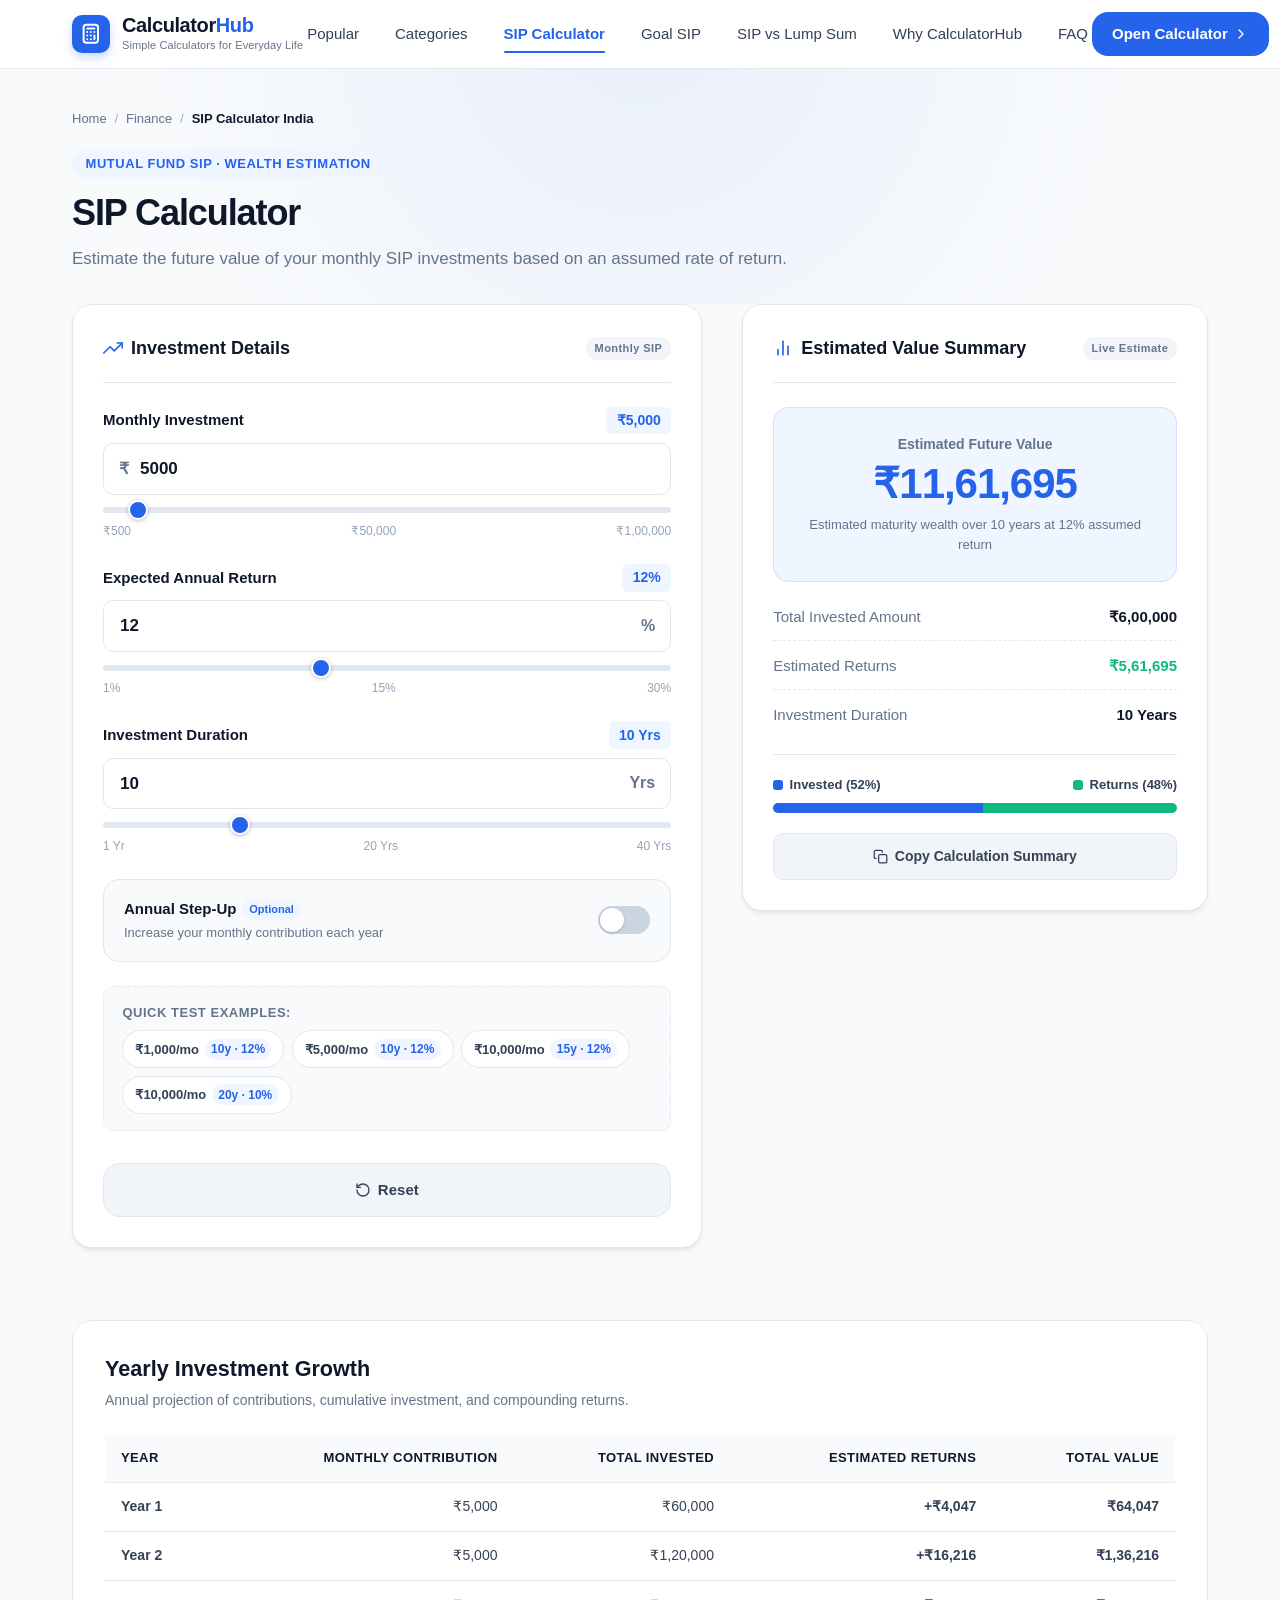
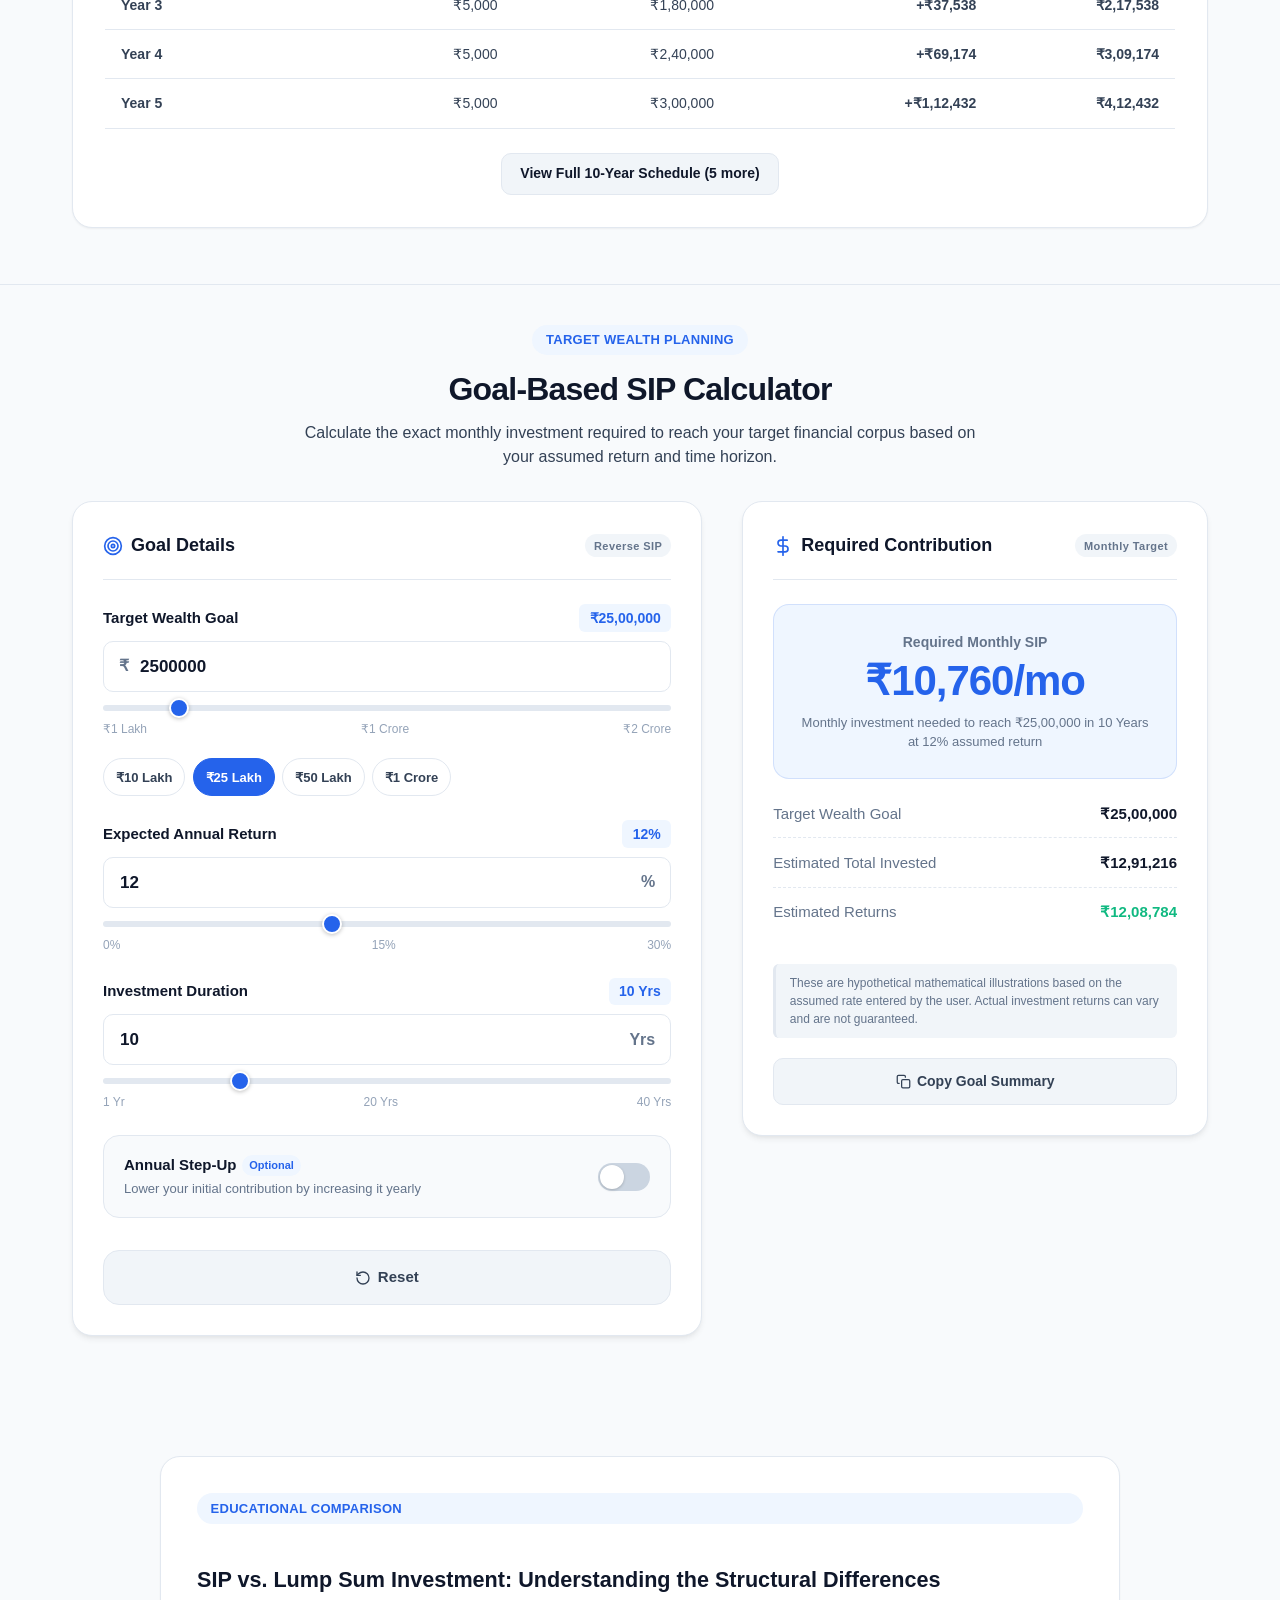
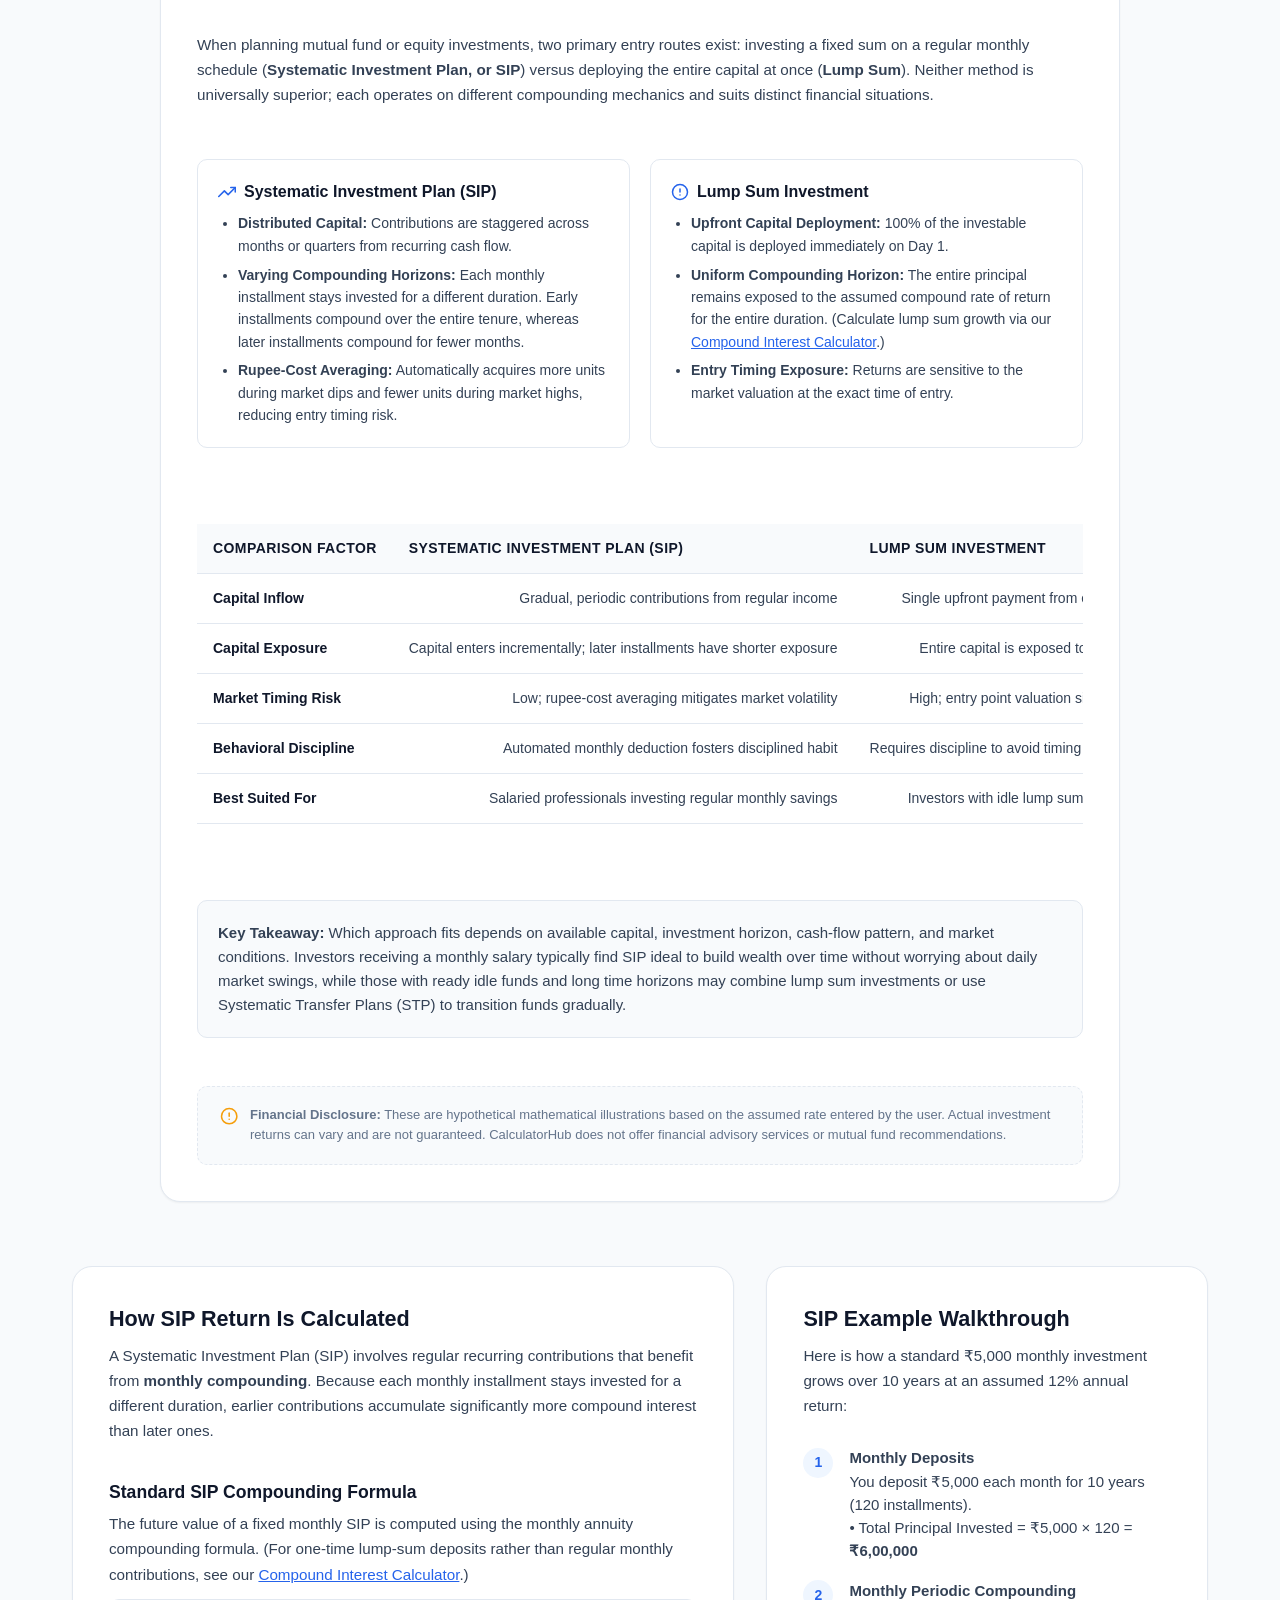
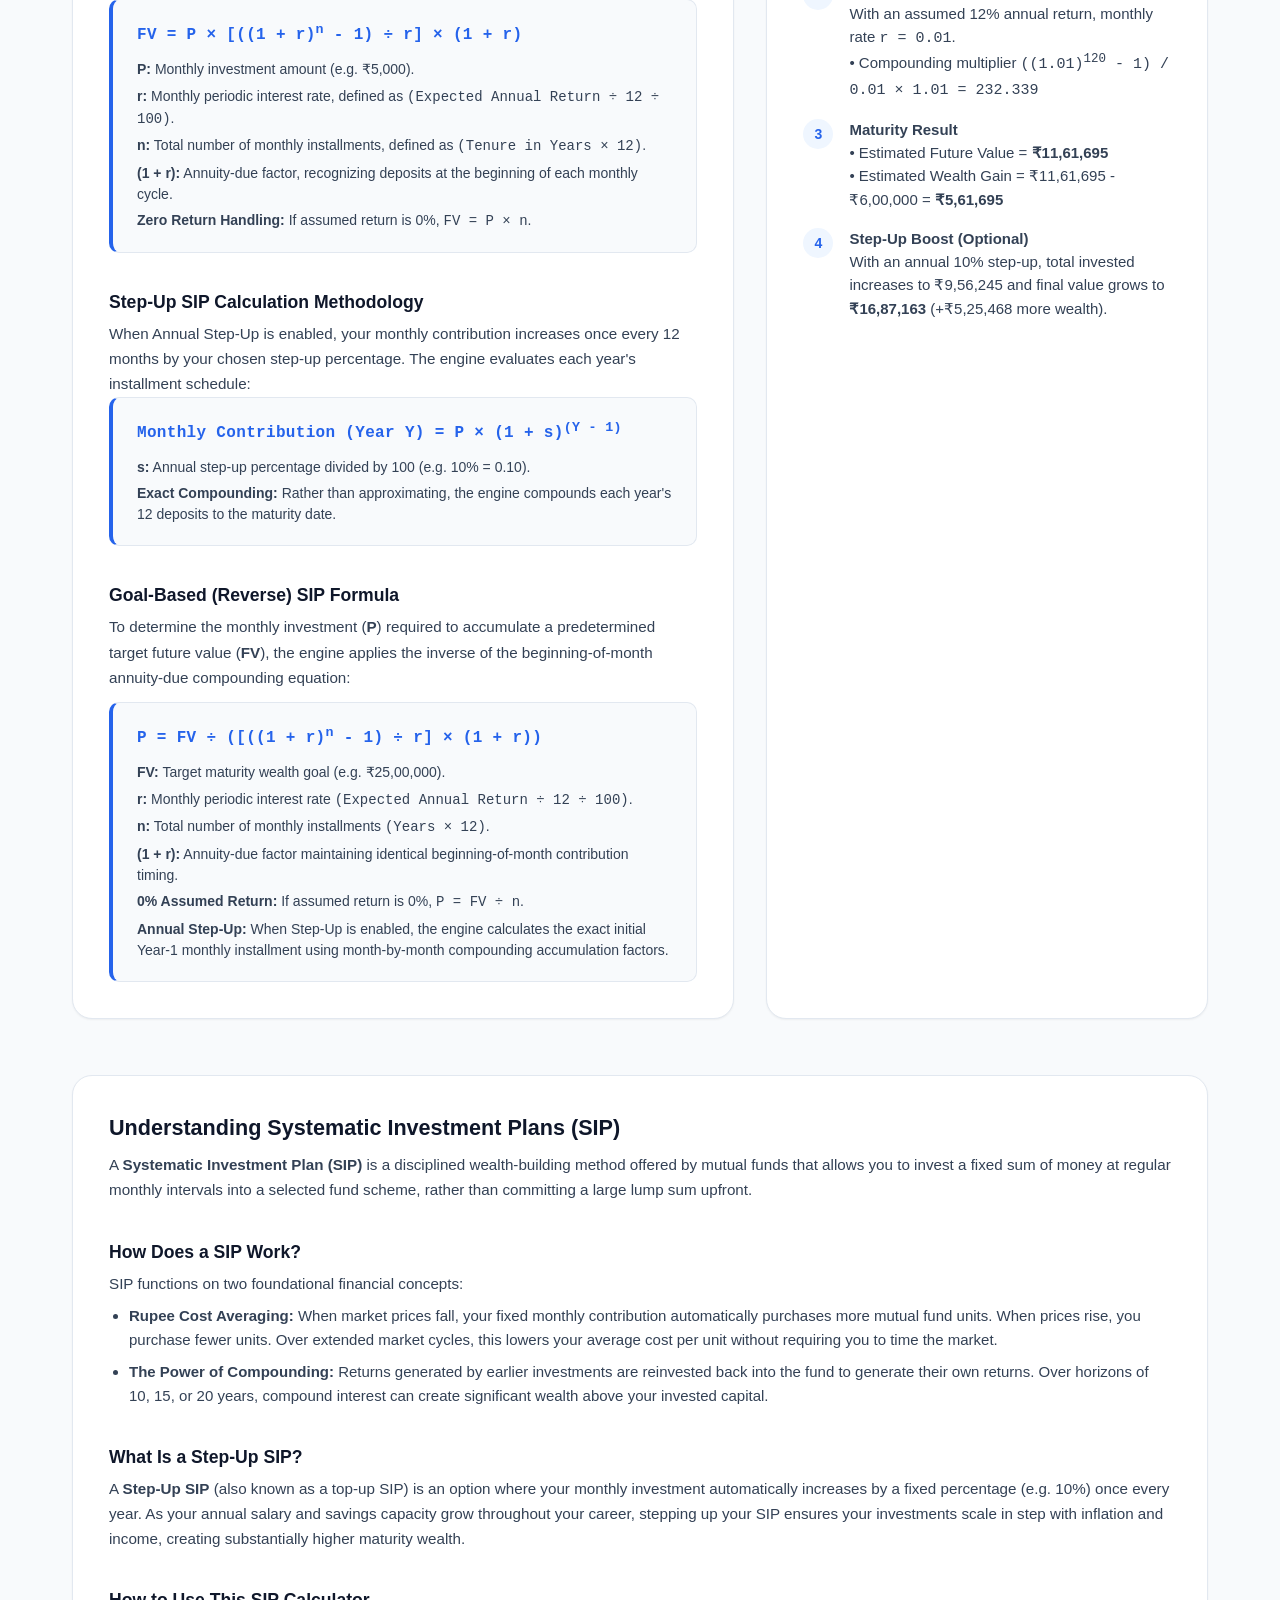
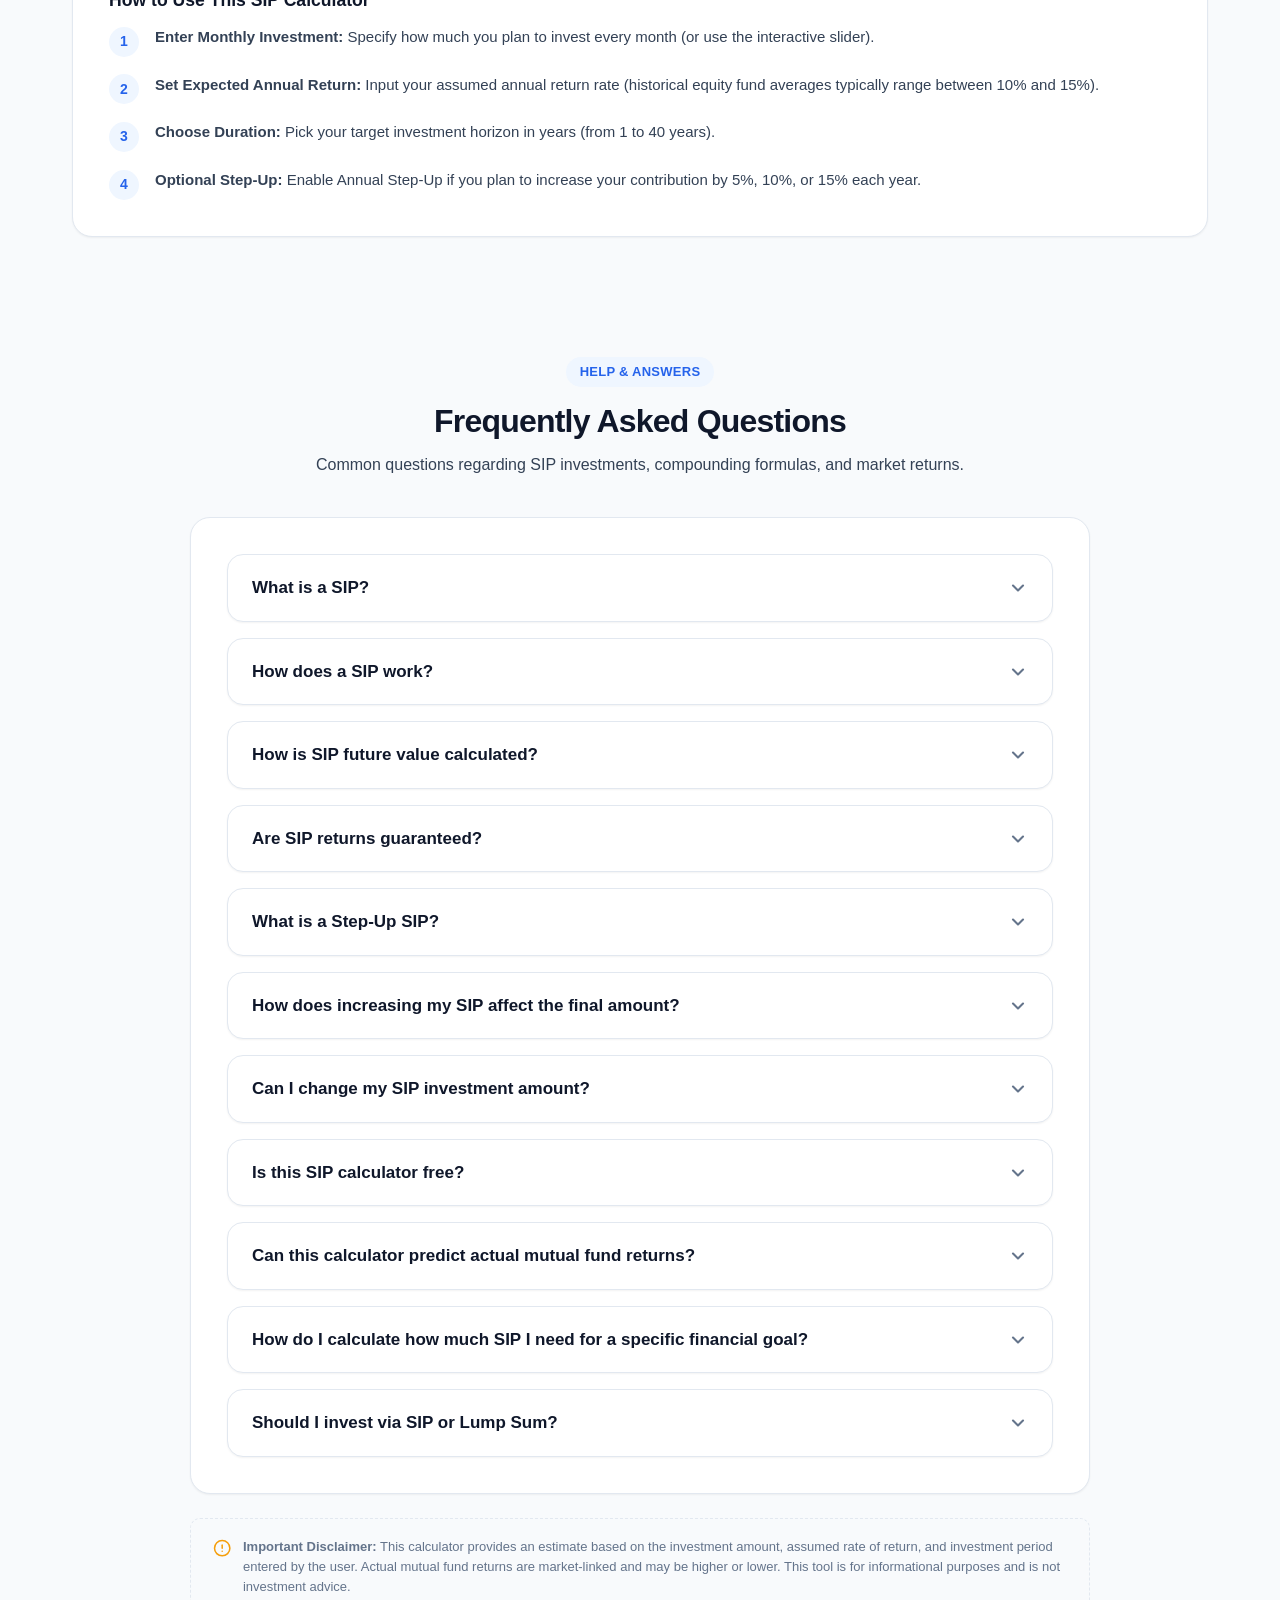
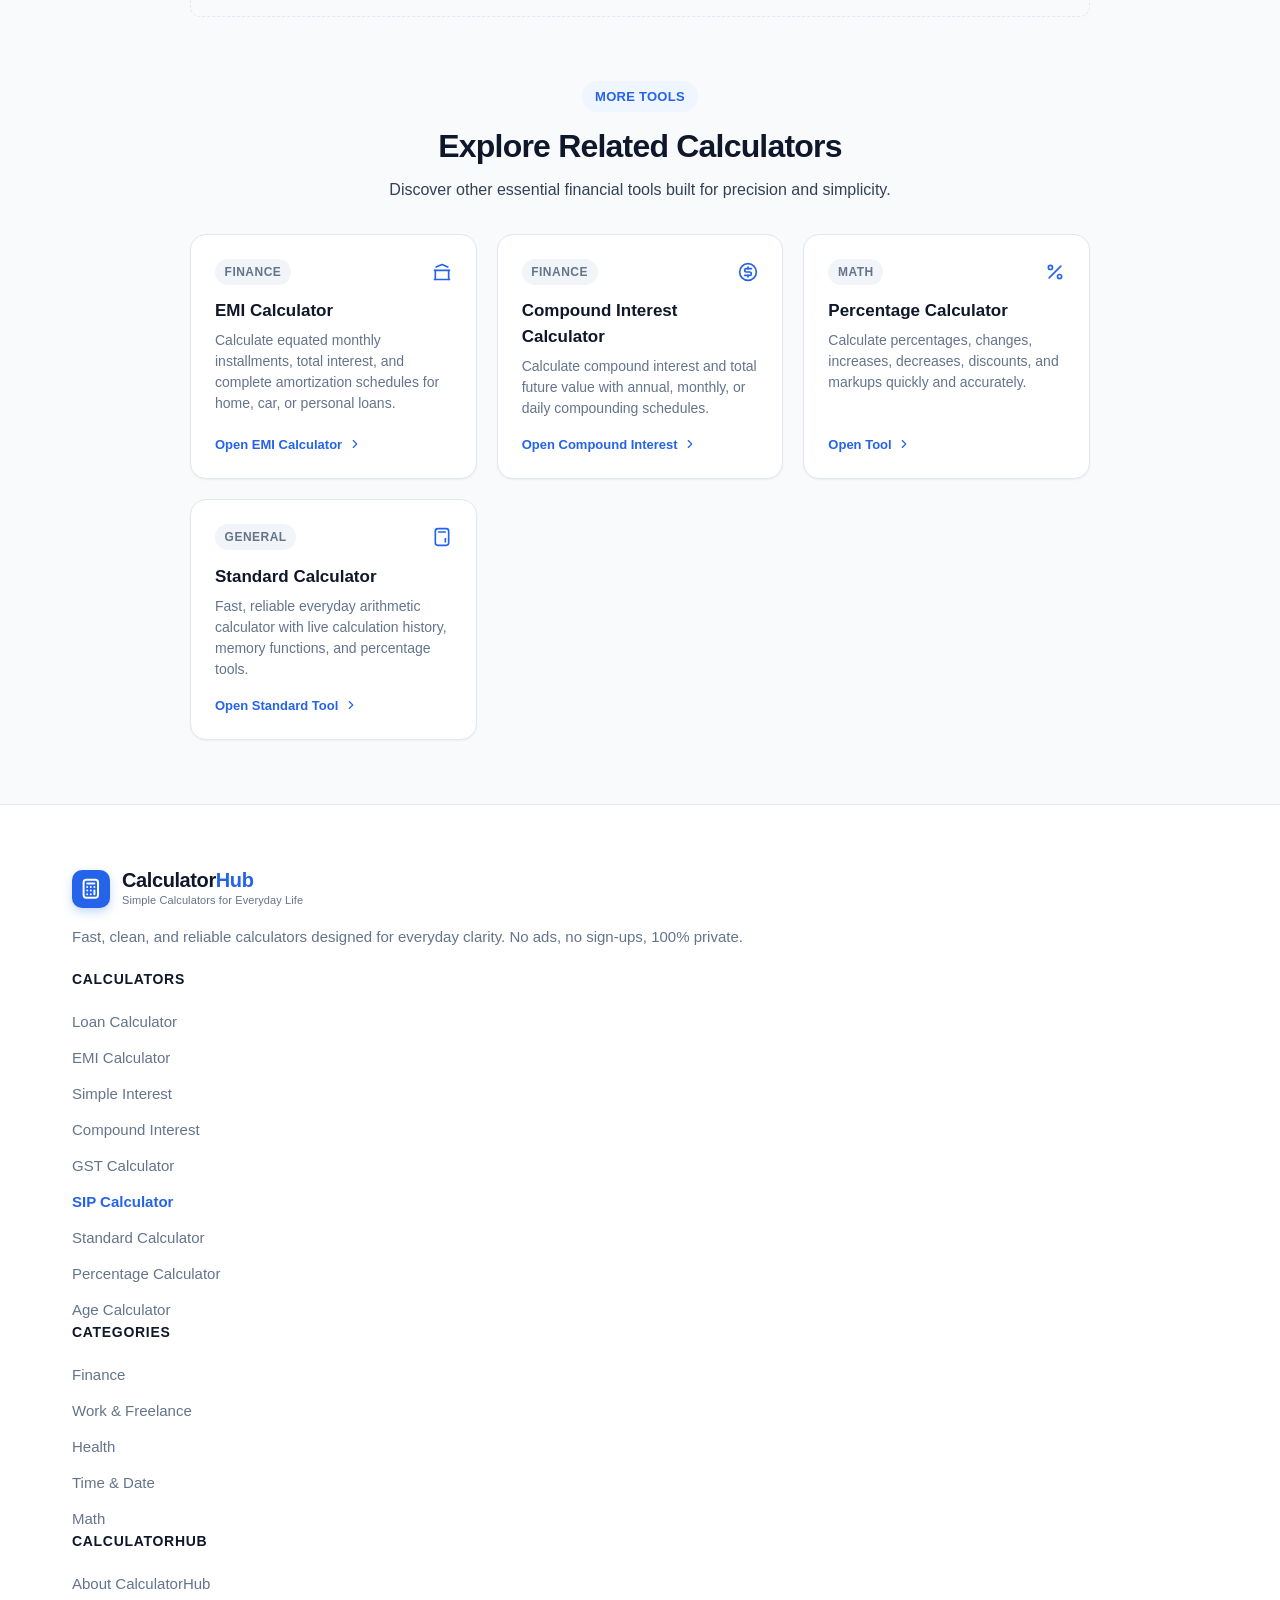
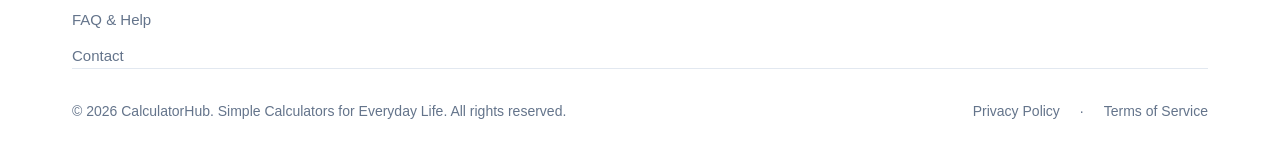
<file: calculators/sip/index.html>
<!DOCTYPE html>
<html lang="en">
<head>
  <meta charset="UTF-8">
  <meta name="viewport" content="width=device-width, initial-scale=1.0">
  <meta name="description" content="Estimate future maturity wealth, total investment, and expected returns for mutual fund SIPs with optional annual Step-Up.">
  <link rel="canonical" href="https://calcuface.co.in/calculators/sip/">
  <meta property="og:title" content="SIP Calculator – Estimate SIP Returns | CalculatorHub">
  <meta property="og:description" content="Estimate future maturity wealth, total investment, and expected returns for mutual fund SIPs with optional annual Step-Up.">
  <meta property="og:url" content="https://calcuface.co.in/calculators/sip/">
  <meta property="og:type" content="website">
  <meta property="og:site_name" content="CalculatorHub">
  <title>SIP Calculator – Estimate SIP Returns | CalculatorHub</title>
  <script type="application/ld+json">
  {
    "@context": "https://schema.org",
    "@graph": [
      {
        "@type": "WebPage",
        "name": "SIP Calculator – Estimate SIP Returns",
        "url": "https://calcuface.co.in/calculators/sip/",
        "description": "Estimate future maturity wealth, total investment, and expected returns for mutual fund SIPs with optional annual Step-Up.",
        "breadcrumb": {
          "@type": "BreadcrumbList",
          "itemListElement": [
            {
              "@type": "ListItem",
              "position": 1,
              "name": "Home",
              "item": "https://calcuface.co.in/"
            },
            {
              "@type": "ListItem",
              "position": 2,
              "name": "Finance",
              "item": "https://calcuface.co.in/#categories"
            },
            {
              "@type": "ListItem",
              "position": 3,
              "name": "SIP Calculator",
              "item": "https://calcuface.co.in/calculators/sip/"
            }
          ]
        }
      },
      {
        "@type": "FAQPage",
        "mainEntity": [
          {
            "@type": "Question",
            "name": "What is a SIP?",
            "acceptedAnswer": {
              "@type": "Answer",
              "text": "A Systematic Investment Plan (SIP) is a facility provided by mutual funds that enables an investor to invest a predetermined sum of money at fixed recurring intervals into an equity, debt, or hybrid fund scheme."
            }
          },
          {
            "@type": "Question",
            "name": "How does a SIP work?",
            "acceptedAnswer": {
              "@type": "Answer",
              "text": "On a chosen date each month, your designated investment amount is automatically debited from your bank account and invested in the mutual fund at the prevailing Net Asset Value (NAV)."
            }
          },
          {
            "@type": "Question",
            "name": "How is SIP future value calculated?",
            "acceptedAnswer": {
              "@type": "Answer",
              "text": "SIP future value is calculated using the monthly compounding formula: FV = P × [((1+r)^n - 1) / r] × (1+r)."
            }
          },
          {
            "@type": "Question",
            "name": "Are SIP returns guaranteed?",
            "acceptedAnswer": {
              "@type": "Answer",
              "text": "No. Mutual fund investments are subject to market risks, and returns are never guaranteed. The annual return percentage is for projection and estimation purposes only."
            }
          },
          {
            "@type": "Question",
            "name": "What is a Step-Up SIP?",
            "acceptedAnswer": {
              "@type": "Answer",
              "text": "A Step-Up SIP automatically raises your monthly installment once a year by a predetermined percentage (such as 10%), aligning contributions with your annual income raises."
            }
          },
          {
            "@type": "Question",
            "name": "How does increasing my SIP affect the final amount?",
            "acceptedAnswer": {
              "@type": "Answer",
              "text": "Even a modest 10% annual step-up can expand your final wealth by 40% to 50% compared to a fixed SIP over 10 to 15 years because additional capital enters the compounding cycle earlier."
            }
          },
          {
            "@type": "Question",
            "name": "Can I change my SIP investment amount?",
            "acceptedAnswer": {
              "@type": "Answer",
              "text": "Yes. Most Asset Management Companies and investment platforms allow you to pause, stop, or increase your SIP amount at any time without penalty."
            }
          },
          {
            "@type": "Question",
            "name": "Is this SIP calculator free?",
            "acceptedAnswer": {
              "@type": "Answer",
              "text": "Yes, 100% free. CalculatorHub does not require registration, login, phone numbers, or credit cards. All calculations execute entirely inside your browser."
            }
          },
          {
            "@type": "Question",
            "name": "Can this calculator predict actual mutual fund returns?",
            "acceptedAnswer": {
              "@type": "Answer",
              "text": "No calculator can predict future stock market performance. This tool computes mathematical projections based strictly on the assumed annual return rate you enter."
            }
          },
          {
            "@type": "Question",
            "name": "How do I calculate how much SIP I need for a specific financial goal?",
            "acceptedAnswer": {
              "@type": "Answer",
              "text": "To find the monthly SIP required for a target corpus (such as ₹25 Lakh or ₹1 Crore), divide your target future value by the annuity-due accumulation factor for your tenure and assumed return rate. You can use the Goal-Based SIP Calculator on this page to calculate it instantly."
            }
          },
          {
            "@type": "Question",
            "name": "Should I invest via SIP or Lump Sum?",
            "acceptedAnswer": {
              "@type": "Answer",
              "text": "Which approach fits depends on available capital, investment horizon, cash-flow pattern, and market conditions. Salaried investors typically prefer SIP to average entry costs across market cycles via rupee-cost averaging. Investors with existing idle capital and long horizons may consider lump-sum investments or Systematic Transfer Plans (STP)."
            }
          }
        ]
      }
    ]
  }
  </script>
  <link rel="stylesheet" href="../../css/styles.css">
  <link rel="stylesheet" href="../../css/sip.css">
</head>
<body>

  <!-- =========================================================================
       Site Header (Matches CalculatorHub Master Header)
       ========================================================================= -->
  <header class="site-header">
    <div class="container nav-container">
      <!-- Brand Logo -->
      <a href="/" class="brand-logo" aria-label="CalculatorHub Homepage">
        <div class="brand-icon-wrapper" aria-hidden="true">
          <svg width="22" height="22" viewBox="0 0 24 24" fill="none" stroke="currentColor" stroke-width="2.2" stroke-linecap="round" stroke-linejoin="round">
            <rect x="4" y="2" width="16" height="20" rx="3"></rect>
            <line x1="8" y1="6" x2="16" y2="6"></line>
            <line x1="16" y1="14" x2="16" y2="18"></line>
            <path d="M8 10h.01M12 10h.01M16 10h.01M8 14h.01M12 14h.01M8 18h.01M12 18h.01"></path>
          </svg>
        </div>
        <div class="brand-text-wrapper">
          <span class="brand-name">Calculator<span>Hub</span></span>
          <span class="brand-tagline-sub">Simple Calculators for Everyday Life</span>
        </div>
      </a>

      <!-- Desktop Navigation -->
      <nav class="nav-menu" aria-label="Primary Navigation">
        <a href="/#popular" class="nav-link">Popular</a>
        <a href="/#categories" class="nav-link">Categories</a>
        <a href="#sip-calc-card" class="nav-link active">SIP Calculator</a>
        <a href="#goal-sip-card" class="nav-link">Goal SIP</a>
        <a href="#sip-vs-lumpsum" class="nav-link">SIP vs Lump Sum</a>
        <a href="/#why-us" class="nav-link">Why CalculatorHub</a>
        <a href="#faq" class="nav-link">FAQ</a>
      </nav>

      <!-- Desktop Header Actions -->
      <div class="nav-actions">
        <a href="../../calculator.html" class="search-submit-btn">
          <span>Open Calculator</span>
          <svg width="16" height="16" viewBox="0 0 24 24" fill="none" stroke="currentColor" stroke-width="2" stroke-linecap="round" stroke-linejoin="round">
            <polyline points="9 18 15 12 9 6"></polyline>
          </svg>
        </a>
      </div>

      <!-- Mobile Hamburger Toggle -->
      <button type="button" class="mobile-menu-btn" id="mobile-menu-toggle" aria-label="Toggle mobile menu" aria-expanded="false" aria-controls="mobile-nav-drawer">
        <svg class="hamburger-icon" width="22" height="22" viewBox="0 0 24 24" fill="none" stroke="currentColor" stroke-width="2" stroke-linecap="round" stroke-linejoin="round">
          <line x1="3" y1="12" x2="21" y2="12"></line>
          <line x1="3" y1="6" x2="21" y2="6"></line>
          <line x1="3" y1="18" x2="21" y2="18"></line>
        </svg>
      </button>
    </div>

    <!-- Mobile Navigation Drawer -->
    <nav class="mobile-nav" id="mobile-nav-drawer" aria-label="Mobile Navigation" hidden>
      <ul class="mobile-nav-list">
        <li><a href="../../calculator.html" class="mobile-nav-link" style="color: var(--primary); font-weight: 600;">⚡ Open Interactive Calculator</a></li>
        <li><a href="/#popular" class="mobile-nav-link">Popular Calculators</a></li>
        <li><a href="/#categories" class="mobile-nav-link">Browse Categories</a></li>
        <li><a href="#sip-calc-card" class="mobile-nav-link active">Featured: SIP Calculator</a></li>
        <li><a href="#goal-sip-card" class="mobile-nav-link">Goal-Based SIP</a></li>
        <li><a href="#sip-vs-lumpsum" class="mobile-nav-link">SIP vs Lump Sum</a></li>
        <li><a href="/#why-us" class="mobile-nav-link">Why CalculatorHub</a></li>
        <li><a href="#faq" class="mobile-nav-link">Frequently Asked Questions</a></li>
      </ul>
    </nav>
  </header>

  <main>
    <!-- =========================================================================
         Hero & Breadcrumbs
         ========================================================================= -->
    <section class="sip-hero">
      <div class="container">
        <!-- Breadcrumb Navigation -->
        <nav class="breadcrumb-nav" aria-label="Breadcrumb">
          <a href="/" class="breadcrumb-link">Home</a>
          <span class="breadcrumb-separator">/</span>
          <a href="/#categories" class="breadcrumb-link">Finance</a>
          <span class="breadcrumb-separator">/</span>
          <span class="breadcrumb-current" aria-current="page">SIP Calculator India</span>
        </nav>

        <div class="sip-badge">Mutual Fund SIP · Wealth Estimation</div>
        <h1 class="sip-page-title">SIP Calculator</h1>
        <p class="sip-page-subtitle">
          Estimate the future value of your monthly SIP investments based on an assumed rate of return.
        </p>
      </div>
    </section>

    <!-- =========================================================================
         Interactive Calculator Unit (Two Column Grid)
         ========================================================================= -->
    <section class="sip-calc-section" id="sip-calc-card">
      <div class="container">
        <div class="sip-calc-grid">

          <!-- Left Column: Input Form Card -->
          <div class="sip-card">
            <div class="sip-card-header">
              <h2 class="sip-card-title">
                <svg width="20" height="20" viewBox="0 0 24 24" fill="none" stroke="currentColor" stroke-width="2" stroke-linecap="round" stroke-linejoin="round" style="color: var(--primary);">
                  <polyline points="23 6 13.5 15.5 8.5 10.5 1 18"></polyline>
                  <polyline points="17 6 23 6 23 12"></polyline>
                </svg>
                Investment Details
              </h2>
              <span class="sip-tag-badge">Monthly SIP</span>
            </div>

            <form class="sip-form" onsubmit="return false;" novalidate>
              <!-- 1. Monthly Investment -->
              <div class="sip-input-group">
                <div class="sip-label-row">
                  <label for="sip-input-amount" class="sip-label">Monthly Investment</label>
                  <span class="sip-value-pill" id="sip-pill-amount">₹5,000</span>
                </div>
                <div class="sip-input-wrapper">
                  <span class="sip-affix sip-prefix">₹</span>
                  <input type="number" id="sip-input-amount" class="sip-input-text has-prefix" value="5000" min="100" max="1000000" step="500" inputmode="decimal" placeholder="e.g. 5000" aria-label="Monthly investment amount in rupees">
                </div>
                <input type="range" id="sip-slider-amount" class="sip-range-slider" min="500" max="100000" step="500" value="5000" aria-label="Monthly investment slider">
                <div class="sip-range-legend">
                  <span>₹500</span>
                  <span>₹50,000</span>
                  <span>₹1,00,000</span>
                </div>
              </div>

              <!-- 2. Expected Annual Return -->
              <div class="sip-input-group">
                <div class="sip-label-row">
                  <label for="sip-input-rate" class="sip-label">Expected Annual Return</label>
                  <span class="sip-value-pill" id="sip-pill-rate">12%</span>
                </div>
                <div class="sip-input-wrapper">
                  <input type="number" id="sip-input-rate" class="sip-input-text has-suffix" value="12" min="1" max="30" step="0.5" inputmode="decimal" placeholder="e.g. 12" aria-label="Expected annual return percentage">
                  <span class="sip-affix sip-suffix">%</span>
                </div>
                <input type="range" id="sip-slider-rate" class="sip-range-slider" min="1" max="30" step="0.5" value="12" aria-label="Expected annual return slider">
                <div class="sip-range-legend">
                  <span>1%</span>
                  <span>15%</span>
                  <span>30%</span>
                </div>
              </div>

              <!-- 3. Investment Duration -->
              <div class="sip-input-group">
                <div class="sip-label-row">
                  <label for="sip-input-years" class="sip-label">Investment Duration</label>
                  <span class="sip-value-pill" id="sip-pill-years">10 Yrs</span>
                </div>
                <div class="sip-input-wrapper">
                  <input type="number" id="sip-input-years" class="sip-input-text has-suffix" value="10" min="1" max="40" step="1" inputmode="numeric" placeholder="e.g. 10" aria-label="Investment duration in years">
                  <span class="sip-affix sip-suffix">Yrs</span>
                </div>
                <input type="range" id="sip-slider-years" class="sip-range-slider" min="1" max="40" step="1" value="10" aria-label="Investment duration slider">
                <div class="sip-range-legend">
                  <span>1 Yr</span>
                  <span>20 Yrs</span>
                  <span>40 Yrs</span>
                </div>
              </div>

              <!-- 4. Optional Step-Up SIP Feature -->
              <div class="stepup-toggle-box">
                <div class="stepup-header-row">
                  <div class="stepup-title-wrap">
                    <span class="stepup-title">
                      Annual Step-Up
                      <span class="stepup-badge-opt">Optional</span>
                    </span>
                    <span class="stepup-desc">Increase your monthly contribution each year</span>
                  </div>
                  <button type="button" class="switch-toggle" id="stepup-toggle-btn" role="switch" aria-checked="false" aria-label="Toggle Annual Step-Up feature">
                    <span class="switch-thumb"></span>
                  </button>
                </div>

                <!-- Step-Up Input Controls (Hidden by default when OFF) -->
                <div id="stepup-controls-group" style="display: none;">
                  <div class="sip-label-row" style="margin-bottom: 0.4rem;">
                    <label for="sip-input-stepup" class="sip-label" style="font-size: 0.875rem;">Annual Step-Up Percentage</label>
                    <span class="sip-value-pill" id="sip-pill-stepup">10%</span>
                  </div>
                  <div class="sip-input-wrapper">
                    <input type="number" id="sip-input-stepup" class="sip-input-text has-suffix" value="10" min="1" max="50" step="1" inputmode="decimal" placeholder="e.g. 10" aria-label="Annual step up percentage">
                    <span class="sip-affix sip-suffix">%</span>
                  </div>
                  <input type="range" id="sip-slider-stepup" class="sip-range-slider" min="1" max="30" step="1" value="10" aria-label="Annual step up percentage slider">

                  <!-- Step-Up Presets -->
                  <div class="stepup-presets-row">
                    <button type="button" class="stepup-preset-chip" data-pct="5">+5% yearly</button>
                    <button type="button" class="stepup-preset-chip is-active" data-pct="10">+10% yearly</button>
                    <button type="button" class="stepup-preset-chip" data-pct="15">+15% yearly</button>
                  </div>
                </div>
              </div>

              <!-- 5. Quick Examples (Click to Load) -->
              <div class="quick-examples-box">
                <span class="quick-examples-title">Quick Test Examples:</span>
                <div class="example-chips-row">
                  <button type="button" class="example-chip" data-amount="1000" data-years="10" data-rate="12" title="₹1,000/mo for 10 yrs at 12%">
                    <span>₹1,000/mo</span>
                    <span class="example-chip-detail">10y · 12%</span>
                  </button>
                  <button type="button" class="example-chip" data-amount="5000" data-years="10" data-rate="12" title="₹5,000/mo for 10 yrs at 12%">
                    <span>₹5,000/mo</span>
                    <span class="example-chip-detail">10y · 12%</span>
                  </button>
                  <button type="button" class="example-chip" data-amount="10000" data-years="15" data-rate="12" title="₹10,000/mo for 15 yrs at 12%">
                    <span>₹10,000/mo</span>
                    <span class="example-chip-detail">15y · 12%</span>
                  </button>
                  <button type="button" class="example-chip" data-amount="10000" data-years="20" data-rate="10" title="₹10,000/mo for 20 yrs at 10%">
                    <span>₹10,000/mo</span>
                    <span class="example-chip-detail">20y · 10%</span>
                  </button>
                </div>
              </div>

              <!-- 6. Form Action Buttons (Reset) -->
              <div class="sip-actions-row">
                <button type="button" class="btn-calc-reset" id="btn-sip-reset">
                  <svg width="16" height="16" viewBox="0 0 24 24" fill="none" stroke="currentColor" stroke-width="2" stroke-linecap="round" stroke-linejoin="round">
                    <path d="M3 12a9 9 0 1 0 9-9 9.75 9.75 0 0 0-6.74 2.74L3 8"></path>
                    <path d="M3 3v5h5"></path>
                  </svg>
                  <span>Reset</span>
                </button>
              </div>
            </form>
          </div>

          <!-- Right Column: Results Card -->
          <div class="sip-card sip-results-card" id="sip-results-card">
            <div class="sip-card-header">
              <h2 class="sip-card-title">
                <svg width="20" height="20" viewBox="0 0 24 24" fill="none" stroke="currentColor" stroke-width="2" stroke-linecap="round" stroke-linejoin="round" style="color: var(--primary);">
                  <line x1="18" y1="20" x2="18" y2="10"></line>
                  <line x1="12" y1="20" x2="12" y2="4"></line>
                  <line x1="6" y1="20" x2="6" y2="14"></line>
                </svg>
                Estimated Value Summary
              </h2>
              <span class="sip-tag-badge">Live Estimate</span>
            </div>

            <!-- Prominent Future Value Display -->
            <div class="sip-main-result-box">
              <div class="sip-result-label">Estimated Future Value</div>
              <div class="sip-result-amount" id="result-sip-fv">₹11,61,695</div>
              <div class="sip-result-subtitle" id="result-sip-fv-subtitle">Estimated maturity wealth over 10 years at 12% assumed return</div>
            </div>

            <!-- Core Financial Figures -->
            <div class="sip-stats-list">
              <div class="sip-stat-row">
                <span class="sip-stat-label">Total Invested Amount</span>
                <span class="sip-stat-val" id="result-sip-invested">₹6,00,000</span>
              </div>
              <div class="sip-stat-row">
                <span class="sip-stat-label">Estimated Returns</span>
                <span class="sip-stat-val returns" id="result-sip-returns">₹5,61,695</span>
              </div>
              <div class="sip-stat-row">
                <span class="sip-stat-label">Investment Duration</span>
                <span class="sip-stat-val" id="result-sip-duration">10 Years</span>
              </div>
            </div>

            <!-- Visual Breakdown Bar (Invested vs Returns) -->
            <div class="sip-ratio-wrapper">
              <div class="sip-ratio-header">
                <div class="ratio-legend-item">
                  <span class="ratio-dot invested"></span>
                  <span>Invested (<span id="pct-invested">52%</span>)</span>
                </div>
                <div class="ratio-legend-item">
                  <span class="ratio-dot returns"></span>
                  <span>Returns (<span id="pct-returns">48%</span>)</span>
                </div>
              </div>
              <div class="ratio-bar-track" aria-hidden="true">
                <div class="bar-segment-invested" id="bar-invested" style="width: 52%;"></div>
                <div class="bar-segment-returns" id="bar-returns" style="width: 48%;"></div>
              </div>
            </div>

            <!-- Step-Up Comparison Box (Shown when Step-Up is active) -->
            <div class="stepup-comparison-box" id="stepup-comparison-box" style="display: none;">
              <div class="stepup-cmp-header">
                <span>Step-Up Impact Comparison</span>
                <span style="font-size: 0.75rem; color: var(--text-muted);">Same 12% return</span>
              </div>
              <div class="stepup-cmp-grid">
                <div class="cmp-column">
                  <span class="cmp-col-title">Regular SIP</span>
                  <div>Invested: <strong id="cmp-std-invested">₹6,00,000</strong></div>
                  <div>Returns: <strong id="cmp-std-returns">₹5,61,695</strong></div>
                  <div>Final Value: <span class="cmp-val-highlight" id="cmp-std-fv">₹11,61,695</span></div>
                </div>
                <div class="cmp-column">
                  <span class="cmp-col-title">Step-Up SIP</span>
                  <div>Invested: <strong id="cmp-step-invested">₹9,56,245</strong></div>
                  <div>Returns: <strong id="cmp-step-returns">₹7,30,918</strong></div>
                  <div>Final Value: <span class="cmp-val-highlight" id="cmp-step-fv">₹16,87,163</span></div>
                </div>
              </div>
              <div class="cmp-diff-banner">
                Extra wealth created via Step-Up: <strong id="cmp-diff-fv">+₹5,25,468</strong>
              </div>
            </div>

            <!-- Copy Summary Button -->
            <button type="button" class="btn-calc-copy" id="btn-sip-copy">
              <svg width="15" height="15" viewBox="0 0 24 24" fill="none" stroke="currentColor" stroke-width="2" stroke-linecap="round" stroke-linejoin="round">
                <rect x="9" y="9" width="13" height="13" rx="2" ry="2"></rect>
                <path d="M5 15H4a2 2 0 0 1-2-2V4a2 2 0 0 1 2-2h9a2 2 0 0 1 2 2v1"></path>
              </svg>
              <span>Copy Calculation Summary</span>
            </button>
          </div>

        </div>
      </div>
    </section>

    <!-- =========================================================================
         Yearly Investment Growth Schedule Table
         ========================================================================= -->
    <section class="growth-section">
      <div class="container">
        <div class="growth-card">
          <div class="growth-header">
            <div>
              <h2 class="growth-title">Yearly Investment Growth</h2>
              <p style="font-size: 0.875rem; color: var(--text-muted); margin-top: 0.25rem;">
                Annual projection of contributions, cumulative investment, and compounding returns.
              </p>
            </div>
          </div>

          <div class="table-responsive">
            <table class="growth-table">
              <thead>
                <tr>
                  <th style="text-align: left;">Year</th>
                  <th>Monthly Contribution</th>
                  <th>Total Invested</th>
                  <th>Estimated Returns</th>
                  <th>Total Value</th>
                </tr>
              </thead>
              <tbody id="sip-schedule-tbody">
                <!-- Dynamically generated rows -->
              </tbody>
            </table>
          </div>

          <div style="text-align: center;">
            <button type="button" class="btn-toggle-growth" id="btn-toggle-schedule" style="display: none;">
              View Full Schedule
            </button>
          </div>
        </div>
      </div>
    </section>

    <!-- =========================================================================
         Goal-Based / Reverse SIP Calculator Section
         ========================================================================= -->
    <section class="section goal-sip-section" id="goal-sip-card">
      <div class="container">
        <div class="section-header" style="margin-bottom: 2rem;">
          <div class="section-badge">Target Wealth Planning</div>
          <h2 class="section-title">Goal-Based SIP Calculator</h2>
          <p class="section-desc">
            Calculate the exact monthly investment required to reach your target financial corpus based on your assumed return and time horizon.
          </p>
        </div>

        <div class="sip-calc-grid">
          <!-- Left Column: Goal Inputs Card -->
          <div class="sip-card">
            <div class="sip-card-header">
              <h3 class="sip-card-title">
                <svg width="20" height="20" viewBox="0 0 24 24" fill="none" stroke="currentColor" stroke-width="2" stroke-linecap="round" stroke-linejoin="round" style="color: var(--primary);">
                  <circle cx="12" cy="12" r="10"></circle>
                  <circle cx="12" cy="12" r="6"></circle>
                  <circle cx="12" cy="12" r="2"></circle>
                </svg>
                Goal Details
              </h3>
              <span class="sip-tag-badge">Reverse SIP</span>
            </div>

            <!-- Validation Error Box -->
            <div id="goal-error-box" class="goal-error-box" style="display: none;" role="alert"></div>

            <form class="sip-form" onsubmit="return false;" novalidate>
              <!-- 1. Target Future Value -->
              <div class="sip-input-group">
                <div class="sip-label-row">
                  <label for="goal-input-target" class="sip-label">Target Wealth Goal</label>
                  <span class="sip-value-pill" id="goal-pill-target">₹25,00,000</span>
                </div>
                <div class="sip-input-wrapper">
                  <span class="sip-affix sip-prefix">₹</span>
                  <input type="number" id="goal-input-target" class="sip-input-text has-prefix" value="2500000" min="10000" max="1000000000" step="50000" inputmode="decimal" placeholder="e.g. 2500000" aria-label="Target wealth goal in rupees">
                </div>
                <input type="range" id="goal-slider-target" class="sip-range-slider" min="100000" max="20000000" step="100000" value="2500000" aria-label="Target wealth goal slider">
                <div class="sip-range-legend">
                  <span>₹1 Lakh</span>
                  <span>₹1 Crore</span>
                  <span>₹2 Crore</span>
                </div>

                <!-- Goal Preset Chips -->
                <div class="goal-presets-row" style="margin-top: 0.75rem;">
                  <button type="button" class="goal-preset-chip" data-target="1000000">₹10 Lakh</button>
                  <button type="button" class="goal-preset-chip is-active" data-target="2500000">₹25 Lakh</button>
                  <button type="button" class="goal-preset-chip" data-target="5000000">₹50 Lakh</button>
                  <button type="button" class="goal-preset-chip" data-target="10000000">₹1 Crore</button>
                </div>
              </div>

              <!-- 2. Expected Annual Return -->
              <div class="sip-input-group">
                <div class="sip-label-row">
                  <label for="goal-input-rate" class="sip-label">Expected Annual Return</label>
                  <span class="sip-value-pill" id="goal-pill-rate">12%</span>
                </div>
                <div class="sip-input-wrapper">
                  <input type="number" id="goal-input-rate" class="sip-input-text has-suffix" value="12" min="0" max="30" step="0.5" inputmode="decimal" placeholder="e.g. 12" aria-label="Assumed annual return percentage">
                  <span class="sip-affix sip-suffix">%</span>
                </div>
                <input type="range" id="goal-slider-rate" class="sip-range-slider" min="0" max="30" step="0.5" value="12" aria-label="Assumed annual return slider">
                <div class="sip-range-legend">
                  <span>0%</span>
                  <span>15%</span>
                  <span>30%</span>
                </div>
              </div>

              <!-- 3. Investment Time Horizon -->
              <div class="sip-input-group">
                <div class="sip-label-row">
                  <label for="goal-input-years" class="sip-label">Investment Duration</label>
                  <span class="sip-value-pill" id="goal-pill-years">10 Yrs</span>
                </div>
                <div class="sip-input-wrapper">
                  <input type="number" id="goal-input-years" class="sip-input-text has-suffix" value="10" min="1" max="40" step="1" inputmode="numeric" placeholder="e.g. 10" aria-label="Investment duration in years">
                  <span class="sip-affix sip-suffix">Yrs</span>
                </div>
                <input type="range" id="goal-slider-years" class="sip-range-slider" min="1" max="40" step="1" value="10" aria-label="Investment duration slider">
                <div class="sip-range-legend">
                  <span>1 Yr</span>
                  <span>20 Yrs</span>
                  <span>40 Yrs</span>
                </div>
              </div>

              <!-- 4. Optional Annual Step-Up -->
              <div class="stepup-toggle-box">
                <div class="stepup-header-row">
                  <div class="stepup-title-wrap">
                    <span class="stepup-title">
                      Annual Step-Up
                      <span class="stepup-badge-opt">Optional</span>
                    </span>
                    <span class="stepup-desc">Lower your initial contribution by increasing it yearly</span>
                  </div>
                  <button type="button" class="switch-toggle" id="goal-stepup-toggle-btn" role="switch" aria-checked="false" aria-label="Toggle Annual Step-Up for Goal SIP">
                    <span class="switch-thumb"></span>
                  </button>
                </div>

                <div id="goal-stepup-controls-group" style="display: none;">
                  <div class="sip-label-row" style="margin-bottom: 0.4rem;">
                    <label for="goal-input-stepup" class="sip-label" style="font-size: 0.875rem;">Annual Step-Up Percentage</label>
                    <span class="sip-value-pill" id="goal-pill-stepup">10%</span>
                  </div>
                  <div class="sip-input-wrapper">
                    <input type="number" id="goal-input-stepup" class="sip-input-text has-suffix" value="10" min="1" max="30" step="1" inputmode="decimal" placeholder="e.g. 10" aria-label="Annual step up percentage">
                    <span class="sip-affix sip-suffix">%</span>
                  </div>
                  <input type="range" id="goal-slider-stepup" class="sip-range-slider" min="1" max="30" step="1" value="10" aria-label="Annual step up percentage slider">
                </div>
              </div>

              <!-- 5. Form Actions -->
              <div class="sip-actions-row">
                <button type="button" class="btn-calc-reset" id="btn-goal-reset">
                  <svg width="16" height="16" viewBox="0 0 24 24" fill="none" stroke="currentColor" stroke-width="2" stroke-linecap="round" stroke-linejoin="round">
                    <path d="M3 12a9 9 0 1 0 9-9 9.75 9.75 0 0 0-6.74 2.74L3 8"></path>
                    <path d="M3 3v5h5"></path>
                  </svg>
                  <span>Reset</span>
                </button>
              </div>
            </form>
          </div>

          <!-- Right Column: Goal Results Card -->
          <div class="sip-card sip-results-card" id="goal-results-card">
            <div class="sip-card-header">
              <h3 class="sip-card-title">
                <svg width="20" height="20" viewBox="0 0 24 24" fill="none" stroke="currentColor" stroke-width="2" stroke-linecap="round" stroke-linejoin="round" style="color: var(--primary);">
                  <line x1="12" y1="1" x2="12" y2="23"></line>
                  <path d="M17 5H9.5a3.5 3.5 0 0 0 0 7h5a3.5 3.5 0 0 1 0 7H6"></path>
                </svg>
                Required Contribution
              </h3>
              <span class="sip-tag-badge">Monthly Target</span>
            </div>

            <!-- Primary Output Display -->
            <div class="sip-main-result-box">
              <div class="sip-result-label">Required Monthly SIP</div>
              <div class="sip-result-amount" id="goal-result-monthly">₹10,760/mo</div>
              <div class="sip-result-subtitle" id="goal-result-subtitle">Monthly investment needed to reach ₹25,00,000 in 10 Years at 12% assumed return</div>
            </div>

            <!-- Stats List -->
            <div class="sip-stats-list">
              <div class="sip-stat-row">
                <span class="sip-stat-label">Target Wealth Goal</span>
                <span class="sip-stat-val" id="goal-result-target">₹25,00,000</span>
              </div>
              <div class="sip-stat-row">
                <span class="sip-stat-label">Estimated Total Invested</span>
                <span class="sip-stat-val" id="goal-result-invested">₹12,91,200</span>
              </div>
              <div class="sip-stat-row">
                <span class="sip-stat-label">Estimated Returns</span>
                <span class="sip-stat-val returns" id="goal-result-returns">₹12,08,800</span>
              </div>
            </div>

            <!-- Disclaimer note inside result card -->
            <div class="goal-disclaimer-note">
              These are hypothetical mathematical illustrations based on the assumed rate entered by the user. Actual investment returns can vary and are not guaranteed.
            </div>

            <!-- Copy Summary Button -->
            <button type="button" class="btn-calc-copy" id="btn-goal-copy" style="margin-top: 1.25rem;">
              <svg width="15" height="15" viewBox="0 0 24 24" fill="none" stroke="currentColor" stroke-width="2" stroke-linecap="round" stroke-linejoin="round">
                <rect x="9" y="9" width="13" height="13" rx="2" ry="2"></rect>
                <path d="M5 15H4a2 2 0 0 1-2-2V4a2 2 0 0 1 2-2h9a2 2 0 0 1 2 2v1"></path>
              </svg>
              <span>Copy Goal Summary</span>
            </button>
          </div>
        </div>
      </div>
    </section>

    <!-- =========================================================================
         Educational Comparison: SIP vs. Lump Sum
         ========================================================================= -->
    <section class="section" id="sip-vs-lumpsum">
      <div class="container">
        <div class="article-card" style="max-width: 960px; margin: 0 auto;">
          <div class="section-badge" style="margin-bottom: 0.75rem;">Educational Comparison</div>
          <h2 class="article-heading">SIP vs. Lump Sum Investment: Understanding the Structural Differences</h2>
          <p class="article-p">
            When planning mutual fund or equity investments, two primary entry routes exist: investing a fixed sum on a regular monthly schedule (<strong>Systematic Investment Plan, or SIP</strong>) versus deploying the entire capital at once (<strong>Lump Sum</strong>). Neither method is universally superior; each operates on different compounding mechanics and suits distinct financial situations.
          </p>

          <!-- Core Mechanics Grid -->
          <div class="comparison-features-grid">
            <div class="comparison-feature-card">
              <h3 style="font-size: 1rem; font-weight: 700; color: var(--text-main); margin-bottom: 0.5rem; display: flex; align-items: center; gap: 0.5rem;">
                <svg width="18" height="18" viewBox="0 0 24 24" fill="none" stroke="currentColor" stroke-width="2" stroke-linecap="round" stroke-linejoin="round" style="color: var(--primary);">
                  <polyline points="23 6 13.5 15.5 8.5 10.5 1 18"></polyline>
                  <polyline points="17 6 23 6 23 12"></polyline>
                </svg>
                Systematic Investment Plan (SIP)
              </h3>
              <ul style="margin: 0; padding-left: 1.25rem; font-size: 0.875rem; color: var(--text-body); line-height: 1.6; display: flex; flex-direction: column; gap: 0.4rem;">
                <li><strong>Distributed Capital:</strong> Contributions are staggered across months or quarters from recurring cash flow.</li>
                <li><strong>Varying Compounding Horizons:</strong> Each monthly installment stays invested for a different duration. Early installments compound over the entire tenure, whereas later installments compound for fewer months.</li>
                <li><strong>Rupee-Cost Averaging:</strong> Automatically acquires more units during market dips and fewer units during market highs, reducing entry timing risk.</li>
              </ul>
            </div>

            <div class="comparison-feature-card">
              <h3 style="font-size: 1rem; font-weight: 700; color: var(--text-main); margin-bottom: 0.5rem; display: flex; align-items: center; gap: 0.5rem;">
                <svg width="18" height="18" viewBox="0 0 24 24" fill="none" stroke="currentColor" stroke-width="2" stroke-linecap="round" stroke-linejoin="round" style="color: var(--primary);">
                  <circle cx="12" cy="12" r="10"></circle>
                  <line x1="12" y1="8" x2="12" y2="12"></line>
                  <line x1="12" y1="16" x2="12.01" y2="16"></line>
                </svg>
                Lump Sum Investment
              </h3>
              <ul style="margin: 0; padding-left: 1.25rem; font-size: 0.875rem; color: var(--text-body); line-height: 1.6; display: flex; flex-direction: column; gap: 0.4rem;">
                <li><strong>Upfront Capital Deployment:</strong> 100% of the investable capital is deployed immediately on Day 1.</li>
                <li><strong>Uniform Compounding Horizon:</strong> The entire principal remains exposed to the assumed compound rate of return for the entire duration. (Calculate lump sum growth via our <a href="/calculators/compound-interest/" style="color: var(--primary); text-decoration: underline;">Compound Interest Calculator</a>.)</li>
                <li><strong>Entry Timing Exposure:</strong> Returns are sensitive to the market valuation at the exact time of entry.</li>
              </ul>
            </div>
          </div>

          <!-- Structured Comparison Table -->
          <div class="table-responsive" style="margin: 1.5rem 0;">
            <table class="growth-table comparison-table">
              <thead>
                <tr>
                  <th style="text-align: left;">Comparison Factor</th>
                  <th style="text-align: left;">Systematic Investment Plan (SIP)</th>
                  <th style="text-align: left;">Lump Sum Investment</th>
                </tr>
              </thead>
              <tbody>
                <tr>
                  <td style="font-weight: 600; color: var(--text-main);">Capital Inflow</td>
                  <td>Gradual, periodic contributions from regular income</td>
                  <td>Single upfront payment from existing savings or windfall</td>
                </tr>
                <tr>
                  <td style="font-weight: 600; color: var(--text-main);">Capital Exposure</td>
                  <td>Capital enters incrementally; later installments have shorter exposure</td>
                  <td>Entire capital is exposed to compounding from Day 1</td>
                </tr>
                <tr>
                  <td style="font-weight: 600; color: var(--text-main);">Market Timing Risk</td>
                  <td>Low; rupee-cost averaging mitigates market volatility</td>
                  <td>High; entry point valuation significantly impacts returns</td>
                </tr>
                <tr>
                  <td style="font-weight: 600; color: var(--text-main);">Behavioral Discipline</td>
                  <td>Automated monthly deduction fosters disciplined habit</td>
                  <td>Requires discipline to avoid timing market peaks and troughs</td>
                </tr>
                <tr>
                  <td style="font-weight: 600; color: var(--text-main);">Best Suited For</td>
                  <td>Salaried professionals investing regular monthly savings</td>
                  <td>Investors with idle lump sum capital and a long horizon</td>
                </tr>
              </tbody>
            </table>
          </div>

          <!-- Neutral Summary Guidance -->
          <div style="background-color: var(--bg-page); border: 1px solid var(--border-color); border-radius: var(--radius-md); padding: 1.25rem; margin-top: 1.25rem;">
            <p class="article-p" style="margin: 0; font-size: 0.9375rem; line-height: 1.6;">
              <strong>Key Takeaway:</strong> Which approach fits depends on available capital, investment horizon, cash-flow pattern, and market conditions. Investors receiving a monthly salary typically find SIP ideal to build wealth over time without worrying about daily market swings, while those with ready idle funds and long time horizons may combine lump sum investments or use Systematic Transfer Plans (STP) to transition funds gradually.
            </p>
          </div>

          <!-- Prominent Financial Disclosure -->
          <div class="disclaimer-card" style="margin-top: 1.25rem;">
            <svg viewBox="0 0 24 24" fill="none" stroke="currentColor" stroke-width="2" stroke-linecap="round" stroke-linejoin="round" aria-hidden="true">
              <circle cx="12" cy="12" r="10"></circle>
              <line x1="12" y1="8" x2="12" y2="12"></line>
              <line x1="12" y1="16" x2="12.01" y2="16"></line>
            </svg>
            <div>
              <strong>Financial Disclosure:</strong> These are hypothetical mathematical illustrations based on the assumed rate entered by the user. Actual investment returns can vary and are not guaranteed. CalculatorHub does not offer financial advisory services or mutual fund recommendations.
            </div>
          </div>
        </div>
      </div>
    </section>

    <!-- =========================================================================
         Formula & Calculation Methodology
         ========================================================================= -->
    <section class="content-section">
      <div class="container">
        <div class="content-grid">

          <!-- Left Column: Step-by-Step Formula & Explanation -->
          <article class="article-card">
            <div>
              <h2 class="article-heading">How SIP Return Is Calculated</h2>
              <p class="article-p">
                A Systematic Investment Plan (SIP) involves regular recurring contributions that benefit from <strong>monthly compounding</strong>. Because each monthly installment stays invested for a different duration, earlier contributions accumulate significantly more compound interest than later ones.
              </p>
            </div>

            <div>
              <h3 class="article-subheading">Standard SIP Compounding Formula</h3>
              <p class="article-p" style="margin-bottom: 0.75rem;">
                The future value of a fixed monthly SIP is computed using the monthly annuity compounding formula. (For one-time lump-sum deposits rather than regular monthly contributions, see our <a href="/calculators/compound-interest/" style="color: var(--primary); text-decoration: underline;">Compound Interest Calculator</a>.)
              </p>
              <div class="formula-box">
                <div class="formula-display">
                  FV = P × [((1 + r)<sup>n</sup> - 1) ÷ r] × (1 + r)
                </div>
                <div class="formula-vars-list">
                  <div><strong>P:</strong> Monthly investment amount (e.g. ₹5,000).</div>
                  <div><strong>r:</strong> Monthly periodic interest rate, defined as <code>(Expected Annual Return ÷ 12 ÷ 100)</code>.</div>
                  <div><strong>n:</strong> Total number of monthly installments, defined as <code>(Tenure in Years × 12)</code>.</div>
                  <div><strong>(1 + r):</strong> Annuity-due factor, recognizing deposits at the beginning of each monthly cycle.</div>
                  <div><strong>Zero Return Handling:</strong> If assumed return is 0%, <code>FV = P × n</code>.</div>
                </div>
              </div>
            </div>

            <div>
              <h3 class="article-subheading">Step-Up SIP Calculation Methodology</h3>
              <p class="article-p">
                When Annual Step-Up is enabled, your monthly contribution increases once every 12 months by your chosen step-up percentage. The engine evaluates each year's installment schedule:
              </p>
              <div class="formula-box">
                <div class="formula-display">
                  Monthly Contribution (Year Y) = P × (1 + s)<sup>(Y - 1)</sup>
                </div>
                <div class="formula-vars-list">
                  <div><strong>s:</strong> Annual step-up percentage divided by 100 (e.g. 10% = 0.10).</div>
                  <div><strong>Exact Compounding:</strong> Rather than approximating, the engine compounds each year's 12 deposits to the maturity date.</div>
                </div>
              </div>
            </div>

            <div>
              <h3 class="article-subheading">Goal-Based (Reverse) SIP Formula</h3>
              <p class="article-p" style="margin-bottom: 0.75rem;">
                To determine the monthly investment (<strong>P</strong>) required to accumulate a predetermined target future value (<strong>FV</strong>), the engine applies the inverse of the beginning-of-month annuity-due compounding equation:
              </p>
              <div class="formula-box">
                <div class="formula-display">
                  P = FV ÷ ([((1 + r)<sup>n</sup> - 1) ÷ r] × (1 + r))
                </div>
                <div class="formula-vars-list">
                  <div><strong>FV:</strong> Target maturity wealth goal (e.g. ₹25,00,000).</div>
                  <div><strong>r:</strong> Monthly periodic interest rate <code>(Expected Annual Return ÷ 12 ÷ 100)</code>.</div>
                  <div><strong>n:</strong> Total number of monthly installments <code>(Years × 12)</code>.</div>
                  <div><strong>(1 + r):</strong> Annuity-due factor maintaining identical beginning-of-month contribution timing.</div>
                  <div><strong>0% Assumed Return:</strong> If assumed return is 0%, <code>P = FV ÷ n</code>.</div>
                  <div><strong>Annual Step-Up:</strong> When Step-Up is enabled, the engine calculates the exact initial Year-1 monthly installment using month-by-month compounding accumulation factors.</div>
                </div>
              </div>
            </div>
          </article>

          <!-- Right Column: Worked Example & Step-by-Step Guide -->
          <article class="article-card">
            <div>
              <h2 class="article-heading">SIP Example Walkthrough</h2>
              <p class="article-p">
                Here is how a standard ₹5,000 monthly investment grows over 10 years at an assumed 12% annual return:
              </p>
            </div>

            <div class="steps-list">
              <div class="step-item">
                <div class="step-number">1</div>
                <div class="step-text">
                  <strong>Monthly Deposits</strong><br>
                  You deposit ₹5,000 each month for 10 years (120 installments).<br>
                  • Total Principal Invested = ₹5,000 × 120 = <strong>₹6,00,000</strong>
                </div>
              </div>

              <div class="step-item">
                <div class="step-number">2</div>
                <div class="step-text">
                  <strong>Monthly Periodic Compounding</strong><br>
                  With an assumed 12% annual return, monthly rate <code>r = 0.01</code>.<br>
                  • Compounding multiplier <code>((1.01)<sup>120</sup> - 1) / 0.01 × 1.01 = 232.339</code>
                </div>
              </div>

              <div class="step-item">
                <div class="step-number">3</div>
                <div class="step-text">
                  <strong>Maturity Result</strong><br>
                  • Estimated Future Value = <strong>₹11,61,695</strong><br>
                  • Estimated Wealth Gain = ₹11,61,695 - ₹6,00,000 = <strong>₹5,61,695</strong>
                </div>
              </div>

              <div class="step-item">
                <div class="step-number">4</div>
                <div class="step-text">
                  <strong>Step-Up Boost (Optional)</strong><br>
                  With an annual 10% step-up, total invested increases to ₹9,56,245 and final value grows to <strong>₹16,87,163</strong> (+₹5,25,468 more wealth).
                </div>
              </div>
            </div>
          </article>

        </div>
      </div>
    </section>

    <!-- =========================================================================
         Educational Content: What is SIP & How it Works
         ========================================================================= -->
    <section class="content-section" style="padding-top: 0;">
      <div class="container">
        <article class="article-card">
          <div>
            <h2 class="article-heading">Understanding Systematic Investment Plans (SIP)</h2>
            <p class="article-p">
              A <strong>Systematic Investment Plan (SIP)</strong> is a disciplined wealth-building method offered by mutual funds that allows you to invest a fixed sum of money at regular monthly intervals into a selected fund scheme, rather than committing a large lump sum upfront.
            </p>
          </div>

          <div>
            <h3 class="article-subheading">How Does a SIP Work?</h3>
            <p class="article-p">
              SIP functions on two foundational financial concepts:
            </p>
            <ul style="margin-top: 0.5rem; margin-left: 1.25rem; display: flex; flex-direction: column; gap: 0.5rem; font-size: 0.9375rem; color: var(--text-body); line-height: 1.6;">
              <li><strong>Rupee Cost Averaging:</strong> When market prices fall, your fixed monthly contribution automatically purchases more mutual fund units. When prices rise, you purchase fewer units. Over extended market cycles, this lowers your average cost per unit without requiring you to time the market.</li>
              <li><strong>The Power of Compounding:</strong> Returns generated by earlier investments are reinvested back into the fund to generate their own returns. Over horizons of 10, 15, or 20 years, compound interest can create significant wealth above your invested capital.</li>
            </ul>
          </div>

          <div>
            <h3 class="article-subheading">What Is a Step-Up SIP?</h3>
            <p class="article-p">
              A <strong>Step-Up SIP</strong> (also known as a top-up SIP) is an option where your monthly investment automatically increases by a fixed percentage (e.g. 10%) once every year. As your annual salary and savings capacity grow throughout your career, stepping up your SIP ensures your investments scale in step with inflation and income, creating substantially higher maturity wealth.
            </p>
          </div>

          <div>
            <h3 class="article-subheading">How to Use This SIP Calculator</h3>
            <div class="steps-list" style="margin-top: 0.75rem;">
              <div class="step-item">
                <div class="step-number">1</div>
                <div class="step-text"><strong>Enter Monthly Investment:</strong> Specify how much you plan to invest every month (or use the interactive slider).</div>
              </div>
              <div class="step-item">
                <div class="step-number">2</div>
                <div class="step-text"><strong>Set Expected Annual Return:</strong> Input your assumed annual return rate (historical equity fund averages typically range between 10% and 15%).</div>
              </div>
              <div class="step-item">
                <div class="step-number">3</div>
                <div class="step-text"><strong>Choose Duration:</strong> Pick your target investment horizon in years (from 1 to 40 years).</div>
              </div>
              <div class="step-item">
                <div class="step-number">4</div>
                <div class="step-text"><strong>Optional Step-Up:</strong> Enable Annual Step-Up if you plan to increase your contribution by 5%, 10%, or 15% each year.</div>
              </div>
            </div>
          </div>
        </article>
      </div>
    </section>

    <!-- =========================================================================
         Frequently Asked Questions (Accordion)
         ========================================================================= -->
    <section class="section" id="faq">
      <div class="container">
        <div class="section-header">
          <div class="section-badge">Help &amp; Answers</div>
          <h2 class="section-title">Frequently Asked Questions</h2>
          <p class="section-desc">
            Common questions regarding SIP investments, compounding formulas, and market returns.
          </p>
        </div>

        <div class="article-card" style="max-width: 900px; margin: 0 auto;">
          <div class="faq-list">

            <!-- FAQ 1 -->
            <div class="faq-item">
              <button type="button" class="faq-trigger" aria-expanded="false">
                <span>What is a SIP?</span>
                <svg class="faq-chevron" width="18" height="18" viewBox="0 0 24 24" fill="none" stroke="currentColor" stroke-width="2.5" stroke-linecap="round" stroke-linejoin="round">
                  <polyline points="6 9 12 15 18 9"></polyline>
                </svg>
              </button>
              <div class="faq-content">
                <div class="faq-body">
                  A Systematic Investment Plan (SIP) is a facility provided by mutual funds that enables an investor to invest a predetermined sum of money at fixed recurring intervals (usually monthly) into an equity, debt, or hybrid fund scheme.
                </div>
              </div>
            </div>

            <!-- FAQ 2 -->
            <div class="faq-item">
              <button type="button" class="faq-trigger" aria-expanded="false">
                <span>How does a SIP work?</span>
                <svg class="faq-chevron" width="18" height="18" viewBox="0 0 24 24" fill="none" stroke="currentColor" stroke-width="2.5" stroke-linecap="round" stroke-linejoin="round">
                  <polyline points="6 9 12 15 18 9"></polyline>
                </svg>
              </button>
              <div class="faq-content">
                <div class="faq-body">
                  On a chosen date each month, your designated investment amount is automatically debited from your bank account and invested in the mutual fund at the prevailing Net Asset Value (NAV). Over time, this averages your purchase price via rupee-cost averaging and builds long-term wealth through compounding.
                </div>
              </div>
            </div>

            <!-- FAQ 3 -->
            <div class="faq-item">
              <button type="button" class="faq-trigger" aria-expanded="false">
                <span>How is SIP future value calculated?</span>
                <svg class="faq-chevron" width="18" height="18" viewBox="0 0 24 24" fill="none" stroke="currentColor" stroke-width="2.5" stroke-linecap="round" stroke-linejoin="round">
                  <polyline points="6 9 12 15 18 9"></polyline>
                </svg>
              </button>
              <div class="faq-content">
                <div class="faq-body">
                  SIP future value is calculated using the monthly compounding formula: <code>FV = P × [((1+r)^n - 1) / r] × (1+r)</code>, where P is the monthly contribution, r is the monthly interest rate (annual return / 12 / 100), and n is total number of monthly payments.
                </div>
              </div>
            </div>

            <!-- FAQ 4 -->
            <div class="faq-item">
              <button type="button" class="faq-trigger" aria-expanded="false">
                <span>Are SIP returns guaranteed?</span>
                <svg class="faq-chevron" width="18" height="18" viewBox="0 0 24 24" fill="none" stroke="currentColor" stroke-width="2.5" stroke-linecap="round" stroke-linejoin="round">
                  <polyline points="6 9 12 15 18 9"></polyline>
                </svg>
              </button>
              <div class="faq-content">
                <div class="faq-body">
                  No. Mutual fund investments are subject to market risks, and returns are never guaranteed. The annual return percentage used in this calculator is an assumed rate for projection and estimation purposes only. Actual market returns can be higher or lower depending on economic cycles.
                </div>
              </div>
            </div>

            <!-- FAQ 5 -->
            <div class="faq-item">
              <button type="button" class="faq-trigger" aria-expanded="false">
                <span>What is a Step-Up SIP?</span>
                <svg class="faq-chevron" width="18" height="18" viewBox="0 0 24 24" fill="none" stroke="currentColor" stroke-width="2.5" stroke-linecap="round" stroke-linejoin="round">
                  <polyline points="6 9 12 15 18 9"></polyline>
                </svg>
              </button>
              <div class="faq-content">
                <div class="faq-body">
                  A Step-Up SIP (or top-up SIP) automatically raises your monthly installment once a year by a predetermined percentage (such as 10%). This aligns your contributions with your annual income raises and significantly boosts your final corpus.
                </div>
              </div>
            </div>

            <!-- FAQ 6 -->
            <div class="faq-item">
              <button type="button" class="faq-trigger" aria-expanded="false">
                <span>How does increasing my SIP affect the final amount?</span>
                <svg class="faq-chevron" width="18" height="18" viewBox="0 0 24 24" fill="none" stroke="currentColor" stroke-width="2.5" stroke-linecap="round" stroke-linejoin="round">
                  <polyline points="6 9 12 15 18 9"></polyline>
                </svg>
              </button>
              <div class="faq-content">
                <div class="faq-body">
                  Even a modest 10% annual step-up can expand your final wealth by 40% to 50% compared to a fixed SIP over 10 to 15 years because additional capital enters the compounding cycle earlier.
                </div>
              </div>
            </div>

            <!-- FAQ 7 -->
            <div class="faq-item">
              <button type="button" class="faq-trigger" aria-expanded="false">
                <span>Can I change my SIP investment amount?</span>
                <svg class="faq-chevron" width="18" height="18" viewBox="0 0 24 24" fill="none" stroke="currentColor" stroke-width="2.5" stroke-linecap="round" stroke-linejoin="round">
                  <polyline points="6 9 12 15 18 9"></polyline>
                </svg>
              </button>
              <div class="faq-content">
                <div class="faq-body">
                  Yes. Most Asset Management Companies (AMCs) and investment platforms allow you to pause, stop, or increase your SIP amount at any time without penalty.
                </div>
              </div>
            </div>

            <!-- FAQ 8 -->
            <div class="faq-item">
              <button type="button" class="faq-trigger" aria-expanded="false">
                <span>Is this SIP calculator free?</span>
                <svg class="faq-chevron" width="18" height="18" viewBox="0 0 24 24" fill="none" stroke="currentColor" stroke-width="2.5" stroke-linecap="round" stroke-linejoin="round">
                  <polyline points="6 9 12 15 18 9"></polyline>
                </svg>
              </button>
              <div class="faq-content">
                <div class="faq-body">
                  Yes, 100% free. CalculatorHub does not require registration, login, phone numbers, or credit cards. All calculations execute entirely inside your browser.
                </div>
              </div>
            </div>

            <!-- FAQ 9 -->
            <div class="faq-item">
              <button type="button" class="faq-trigger" aria-expanded="false">
                <span>Can this calculator predict actual mutual fund returns?</span>
                <svg class="faq-chevron" width="18" height="18" viewBox="0 0 24 24" fill="none" stroke="currentColor" stroke-width="2.5" stroke-linecap="round" stroke-linejoin="round">
                  <polyline points="6 9 12 15 18 9"></polyline>
                </svg>
              </button>
              <div class="faq-content">
                <div class="faq-body">
                  No calculator can predict future stock market performance. This tool computes mathematical projections based strictly on the assumed annual return rate you enter.
                </div>
              </div>
            </div>

            <!-- FAQ 10 -->
            <div class="faq-item">
              <button type="button" class="faq-trigger" aria-expanded="false">
                <span>How do I calculate how much SIP I need for a specific financial goal?</span>
                <svg class="faq-chevron" width="18" height="18" viewBox="0 0 24 24" fill="none" stroke="currentColor" stroke-width="2.5" stroke-linecap="round" stroke-linejoin="round">
                  <polyline points="6 9 12 15 18 9"></polyline>
                </svg>
              </button>
              <div class="faq-content">
                <div class="faq-body">
                  To find the monthly SIP required for a target corpus (such as ₹25 Lakh or ₹1 Crore), divide your target future value by the annuity-due accumulation factor for your tenure and assumed return rate. You can use the Goal-Based SIP Calculator on this page to calculate it instantly with or without annual step-up.
                </div>
              </div>
            </div>

            <!-- FAQ 11 -->
            <div class="faq-item">
              <button type="button" class="faq-trigger" aria-expanded="false">
                <span>Should I invest via SIP or Lump Sum?</span>
                <svg class="faq-chevron" width="18" height="18" viewBox="0 0 24 24" fill="none" stroke="currentColor" stroke-width="2.5" stroke-linecap="round" stroke-linejoin="round">
                  <polyline points="6 9 12 15 18 9"></polyline>
                </svg>
              </button>
              <div class="faq-content">
                <div class="faq-body">
                  Which approach fits depends on available capital, investment horizon, cash-flow pattern, and market conditions. Salaried investors typically prefer SIP to average entry costs across market cycles via rupee-cost averaging. Investors with existing idle capital and long horizons may consider lump-sum investments or Systematic Transfer Plans (STP), keeping in mind that upfront investments carry market-entry timing risk.
                </div>
              </div>
            </div>

          </div>
        </div>

        <!-- Statutory Financial Disclaimer -->
        <div class="disclaimer-card" style="max-width: 900px; margin: 1.5rem auto 0 auto;">
          <svg viewBox="0 0 24 24" fill="none" stroke="currentColor" stroke-width="2" stroke-linecap="round" stroke-linejoin="round" aria-hidden="true">
            <circle cx="12" cy="12" r="10"></circle>
            <line x1="12" y1="8" x2="12" y2="12"></line>
            <line x1="12" y1="16" x2="12.01" y2="16"></line>
          </svg>
          <div>
            <strong>Important Disclaimer:</strong> This calculator provides an estimate based on the investment amount, assumed rate of return, and investment period entered by the user. Actual mutual fund returns are market-linked and may be higher or lower. This tool is for informational purposes and is not investment advice.
          </div>
        </div>
      </div>
    </section>

    <!-- =========================================================================
         Related Tools (Only Valid Existing Links)
         ========================================================================= -->
    <section class="related-section">
      <div class="container">
        <div class="section-header" style="margin-bottom: 2rem;">
          <div class="section-badge">More Tools</div>
          <h2 class="section-title">Explore Related Calculators</h2>
          <p class="section-desc">
            Discover other essential financial tools built for precision and simplicity.
          </p>
        </div>

        <div class="related-grid" style="max-width: 900px; margin: 0 auto;">
          <!-- 1. EMI Calculator -->
          <a href="/calculators/emi/" class="related-card">
            <div class="related-header">
              <span class="calc-category-tag">Finance</span>
              <svg width="20" height="20" viewBox="0 0 24 24" fill="none" stroke="currentColor" stroke-width="2" stroke-linecap="round" stroke-linejoin="round" style="color: var(--primary);">
                <path d="M3 21h18"></path>
                <path d="M3 10h18"></path>
                <path d="M5 6l7-3 7 3"></path>
                <path d="M4 10v11"></path>
                <path d="M20 10v11"></path>
              </svg>
            </div>
            <h3 class="related-title">EMI Calculator</h3>
            <p class="related-desc">
              Calculate equated monthly installments, total interest, and complete amortization schedules for home, car, or personal loans.
            </p>
            <span class="related-action">
              <span>Open EMI Calculator</span>
              <svg width="14" height="14" viewBox="0 0 24 24" fill="none" stroke="currentColor" stroke-width="2" stroke-linecap="round" stroke-linejoin="round">
                <polyline points="9 18 15 12 9 6"></polyline>
              </svg>
            </span>
          </a>

          <!-- 2. Compound Interest Calculator -->
          <a href="/calculators/compound-interest/" class="related-card">
            <div class="related-header">
              <span class="calc-category-tag">Finance</span>
              <svg width="20" height="20" viewBox="0 0 24 24" fill="none" stroke="currentColor" stroke-width="2" stroke-linecap="round" stroke-linejoin="round" style="color: var(--primary);">
                <circle cx="12" cy="12" r="10"></circle>
                <path d="M16 8h-6a2 2 0 1 0 0 4h4a2 2 0 1 1 0 4H8"></path>
                <line x1="12" y1="6" x2="12" y2="8"></line>
                <line x1="12" y1="16" x2="12" y2="18"></line>
              </svg>
            </div>
            <h3 class="related-title">Compound Interest Calculator</h3>
            <p class="related-desc">
              Calculate compound interest and total future value with annual, monthly, or daily compounding schedules.
            </p>
            <span class="related-action">
              <span>Open Compound Interest</span>
              <svg width="14" height="14" viewBox="0 0 24 24" fill="none" stroke="currentColor" stroke-width="2" stroke-linecap="round" stroke-linejoin="round">
                <polyline points="9 18 15 12 9 6"></polyline>
              </svg>
            </span>
          </a>

          <!-- 3. Percentage Calculator -->
          <a href="/calculators/percentage/" class="related-card">
            <div class="related-header">
              <span class="calc-category-tag">Math</span>
              <svg width="20" height="20" viewBox="0 0 24 24" fill="none" stroke="currentColor" stroke-width="2" stroke-linecap="round" stroke-linejoin="round" style="color: var(--primary);">
                <line x1="19" y1="5" x2="5" y2="19"></line>
                <circle cx="6.5" cy="6.5" r="2.5"></circle>
                <circle cx="17.5" cy="17.5" r="2.5"></circle>
              </svg>
            </div>
            <h3 class="related-title">Percentage Calculator</h3>
            <p class="related-desc">
              Calculate percentages, changes, increases, decreases, discounts, and markups quickly and accurately.
            </p>
            <span class="related-action">
              <span>Open Tool</span>
              <svg width="14" height="14" viewBox="0 0 24 24" fill="none" stroke="currentColor" stroke-width="2" stroke-linecap="round" stroke-linejoin="round"><polyline points="9 18 15 12 9 6"></polyline></svg>
            </span>
          </a>

          <!-- 4. Standard Interactive Calculator -->
          <a href="../../calculator.html" class="related-card">
            <div class="related-header">
              <span class="calc-category-tag">General</span>
              <svg width="20" height="20" viewBox="0 0 24 24" fill="none" stroke="currentColor" stroke-width="2" stroke-linecap="round" stroke-linejoin="round" style="color: var(--primary);">
                <rect x="4" y="2" width="16" height="20" rx="3"></rect>
                <line x1="8" y1="6" x2="16" y2="6"></line>
                <line x1="16" y1="14" x2="16" y2="18"></line>
              </svg>
            </div>
            <h3 class="related-title">Standard Calculator</h3>
            <p class="related-desc">
              Fast, reliable everyday arithmetic calculator with live calculation history, memory functions, and percentage tools.
            </p>
            <span class="related-action">
              <span>Open Standard Tool</span>
              <svg width="14" height="14" viewBox="0 0 24 24" fill="none" stroke="currentColor" stroke-width="2" stroke-linecap="round" stroke-linejoin="round">
                <polyline points="9 18 15 12 9 6"></polyline>
              </svg>
            </span>
          </a>
        </div>
      </div>
    </section>
  </main>

  <!-- =========================================================================
       Site Footer (Universal CalculatorHub Footer)
       ========================================================================= -->
  <footer class="site-footer" role="contentinfo">
    <div class="container">
      <div class="footer-grid">
        <!-- Column 1: Brand & Bio -->
        <div class="footer-brand-col">
          <a href="/" class="brand-logo footer-brand">
            <div class="brand-icon-wrapper" aria-hidden="true">
              <svg width="20" height="20" viewBox="0 0 24 24" fill="none" stroke="currentColor" stroke-width="2.2" stroke-linecap="round" stroke-linejoin="round">
                <rect x="4" y="2" width="16" height="20" rx="3"></rect>
                <line x1="8" y1="6" x2="16" y2="6"></line>
                <line x1="16" y1="14" x2="16" y2="18"></line>
                <path d="M8 10h.01M12 10h.01M16 10h.01M8 14h.01M12 14h.01M8 18h.01M12 18h.01"></path>
              </svg>
            </div>
            <div class="brand-text-wrapper">
              <span class="brand-name">Calculator<span>Hub</span></span>
              <span class="brand-tagline-sub">Simple Calculators for Everyday Life</span>
            </div>
          </a>
          <p class="footer-desc">
            Fast, clean, and reliable calculators designed for everyday clarity. No ads, no sign-ups, 100% private.
          </p>
        </div>

        <!-- Column 2: Popular Calculators -->
        <div>
          <h4 class="footer-heading">Calculators</h4>
          <ul class="footer-links-list">
            <li><a href="/calculators/loan/" class="footer-link">Loan Calculator</a></li>
            <li><a href="/calculators/emi/" class="footer-link">EMI Calculator</a></li>
            <li><a href="/calculators/simple-interest/" class="footer-link">Simple Interest</a></li>
            <li><a href="/calculators/compound-interest/" class="footer-link">Compound Interest</a></li>
            <li><a href="/calculators/gst/" class="footer-link">GST Calculator</a></li>
            <li><span class="footer-link" aria-current="page" style="color: var(--primary); font-weight: 600;">SIP Calculator</span></li>
            <li><a href="../../calculator.html" class="footer-link">Standard Calculator</a></li>
            <li><a href="/calculators/percentage/" class="footer-link">Percentage Calculator</a></li>
            <li><a href="/calculators/age/" class="footer-link">Age Calculator</a></li>
          </ul>
        </div>

        <!-- Column 3: Categories -->
        <div>
          <h4 class="footer-heading">Categories</h4>
          <ul class="footer-links-list">
            <li><a href="/#categories" class="footer-link">Finance</a></li>
            <li><a href="/#categories" class="footer-link">Work &amp; Freelance</a></li>
            <li><a href="/#categories" class="footer-link">Health</a></li>
            <li><a href="/#categories" class="footer-link">Time &amp; Date</a></li>
            <li><a href="/#categories" class="footer-link">Math</a></li>
          </ul>
        </div>

        <!-- Column 4: About & Legal -->
        <div>
          <h4 class="footer-heading">CalculatorHub</h4>
          <ul class="footer-links-list">
            <li><a href="/#why-us" class="footer-link">About CalculatorHub</a></li>
            <li><a href="/#faq" class="footer-link">FAQ &amp; Help</a></li>
            <li><a href="/#footer-contact" class="footer-link">Contact</a></li>
          </ul>
        </div>
      </div>

      <!-- Footer Bottom Bar -->
      <div class="footer-bottom">
        <p>&copy; 2026 CalculatorHub. Simple Calculators for Everyday Life. All rights reserved.</p>
        <div class="footer-legal-links">
          <a href="/#footer-privacy">Privacy Policy</a>
          <span>·</span>
          <a href="/#footer-terms">Terms of Service</a>
        </div>
      </div>
    </div>
  </footer>

  <!-- Scripts -->
  <script src="../../js/registry.js"></script>
  <script src="../../js/calculators/sip-engine.js"></script>
  <script src="../../js/calculators/sip.js"></script>
</body>
</html>
</file>
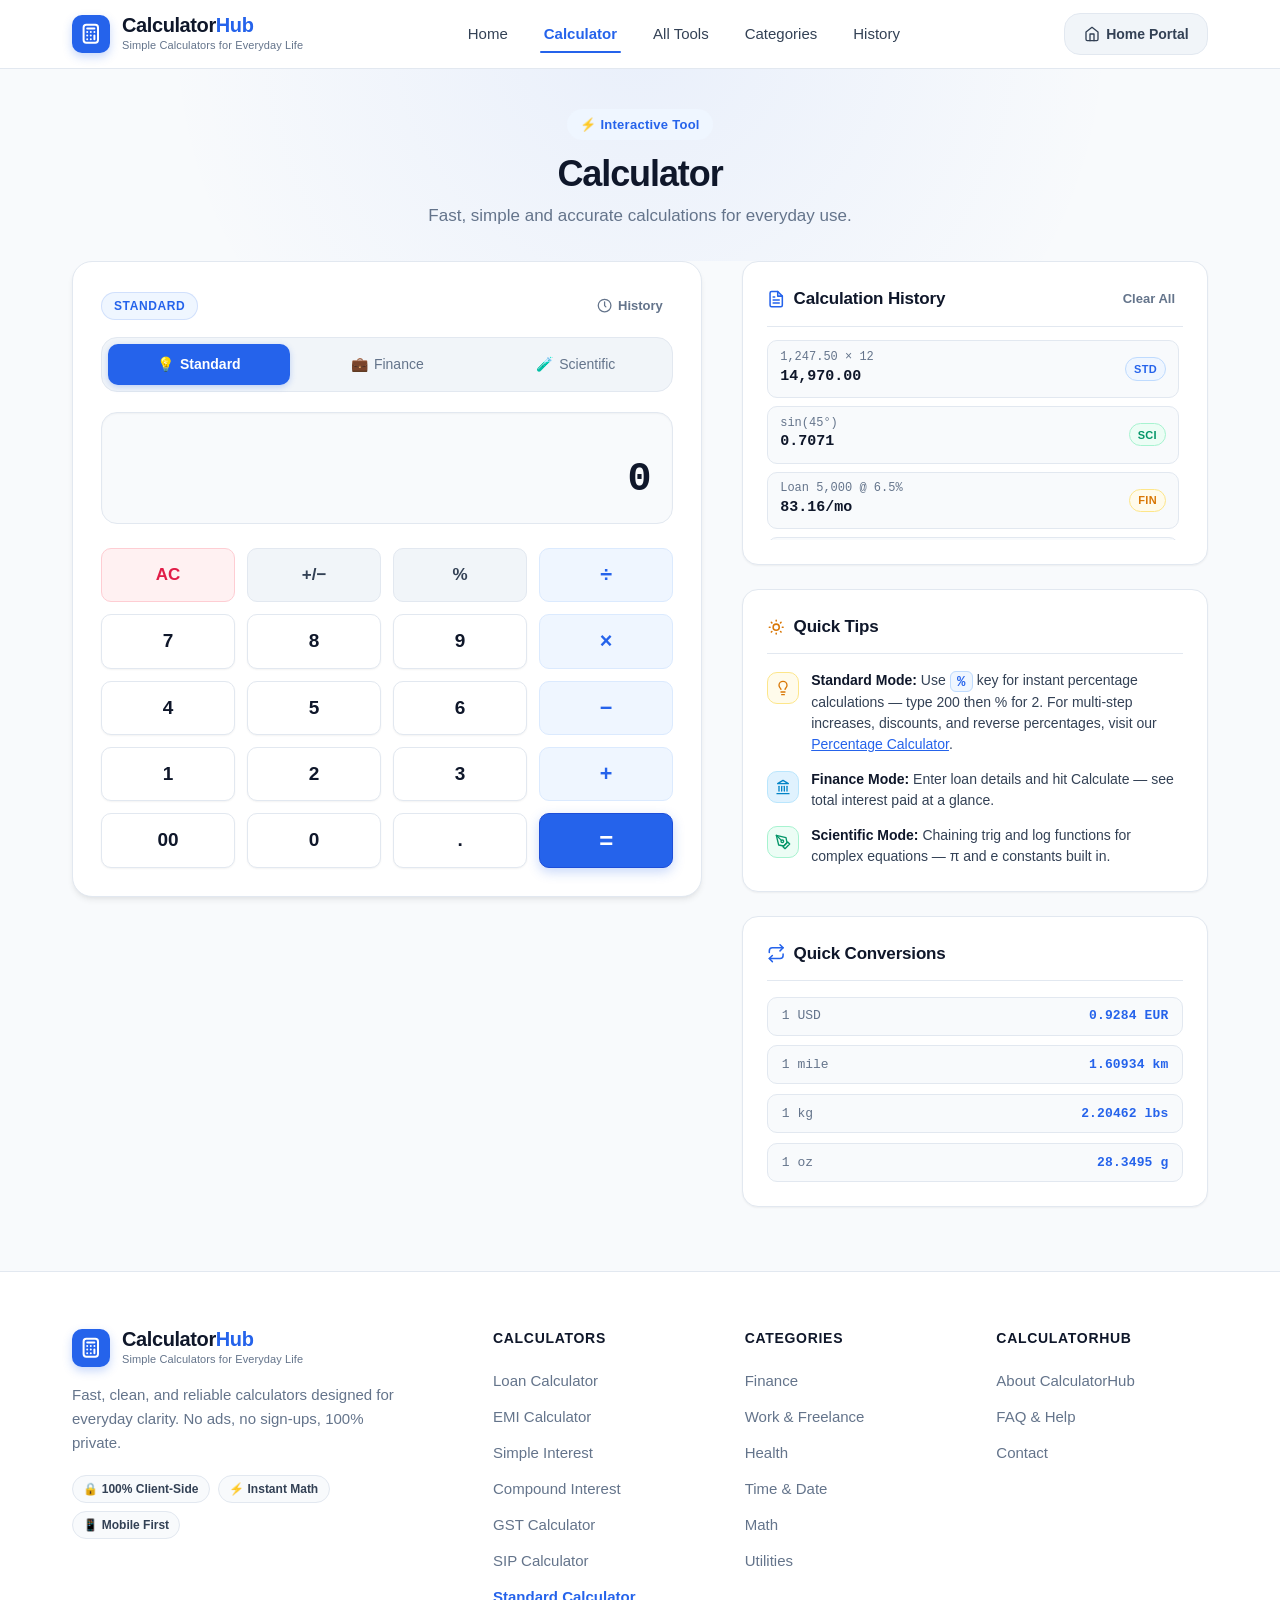
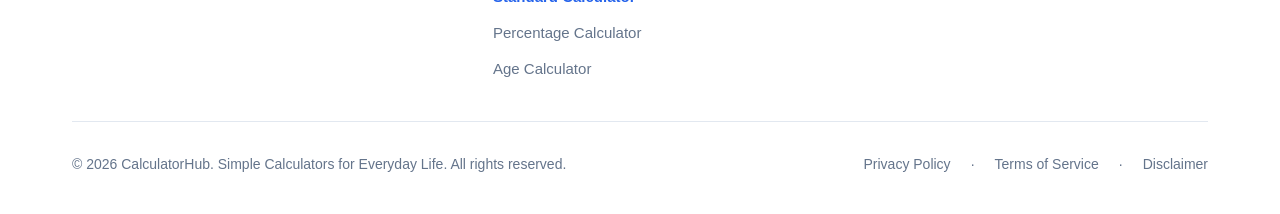
<file: calculator.html>
<!DOCTYPE html>
<html lang="en">
<head>
  <meta charset="UTF-8">
  <meta name="viewport" content="width=device-width, initial-scale=1.0">
  <meta name="description" content="Free Standard Calculator - Fast, simple and accurate interactive calculator for standard everyday arithmetic and percentage calculations.">
  <link rel="canonical" href="https://calcuface.co.in/calculator.html">
  <meta property="og:title" content="Standard Calculator – Simple Everyday Calculations | CalculatorHub">
  <meta property="og:description" content="Fast, simple and accurate interactive calculator for standard everyday arithmetic and percentage calculations.">
  <meta property="og:url" content="https://calcuface.co.in/calculator.html">
  <meta property="og:type" content="website">
  <meta property="og:site_name" content="CalculatorHub">
  <title>Standard Calculator – Simple Everyday Calculations | CalculatorHub</title>
  <script type="application/ld+json">
  {
    "@context": "https://schema.org",
    "@type": "WebPage",
    "name": "Standard Calculator",
    "url": "https://calcuface.co.in/calculator.html",
    "description": "Fast, simple and accurate interactive calculator for standard everyday arithmetic and percentage calculations.",
    "breadcrumb": {
      "@type": "BreadcrumbList",
      "itemListElement": [
        {
          "@type": "ListItem",
          "position": 1,
          "name": "Home",
          "item": "https://calcuface.co.in/"
        },
        {
          "@type": "ListItem",
          "position": 2,
          "name": "Standard Calculator",
          "item": "https://calcuface.co.in/calculator.html"
        }
      ]
    }
  }
  </script>
  <link rel="stylesheet" href="css/calculator.css">
  <style data-purpose="calculator-light-theme">
/* ==========================================================================
   CalculatorHub - Dedicated Interactive Calculator Stylesheet
   Design System: CalculatorHub Light Master Theme (Consistent with index.html)
   Palette: Clean white surfaces, soft slate borders, trustworthy blue accent
   ========================================================================== */

/* --- Design Tokens & Variables (Shared with Homepage) --- */
:root {
  /* Brand Primary */
  --primary: #2563eb;          /* Trustworthy primary blue */
  --primary-hover: #1d4ed8;    /* Darker blue for hover states */
  --primary-light: #eff6ff;    /* Soft blue tint for icons and badges */
  --primary-ring: rgba(37, 99, 235, 0.25);

  /* Neutrals & Surfaces */
  --bg-page: #f8fafc;          /* Slate 50 - clean light page background */
  --bg-surface: #ffffff;       /* Pure white card and container surface */
  --bg-subtle: #f1f5f9;        /* Slate 100 - subtle background for tags/inputs */
  --bg-hover: #f8fafc;

  /* Typography Colors */
  --text-main: #0f172a;        /* Slate 900 - high contrast headline text */
  --text-body: #334155;        /* Slate 700 - readable body text */
  --text-muted: #64748b;       /* Slate 500 - descriptions, labels, hints */
  --text-subtle: #94a3b8;      /* Slate 400 - placeholders, borders */

  /* Borders & Dividers */
  --border-color: #e2e8f0;     /* Slate 200 - clean subtle borders */
  --border-focus: #2563eb;

  /* Functional Accents */
  --accent-red: #e11d48;
  --accent-red-bg: #fff1f2;
  --accent-red-border: #fecdd3;
  --accent-green: #059669;
  --accent-green-bg: #ecfdf5;
  --accent-green-border: #a7f3d0;
  --accent-amber: #d97706;
  --accent-amber-bg: #fffbeb;
  --accent-amber-border: #fde68a;
  --accent-sky: #0284c7;
  --accent-sky-bg: #e0f2fe;
  --accent-sky-border: #bae6fd;

  /* Shadows */
  --shadow-sm: 0 1px 2px 0 rgba(0, 0, 0, 0.05);
  --shadow-md: 0 4px 6px -1px rgba(0, 0, 0, 0.07), 0 2px 4px -2px rgba(0, 0, 0, 0.05);
  --shadow-lg: 0 10px 15px -3px rgba(0, 0, 0, 0.08), 0 4px 6px -4px rgba(0, 0, 0, 0.04);
  --shadow-card-hover: 0 12px 20px -3px rgba(37, 99, 235, 0.08), 0 4px 6px -4px rgba(0, 0, 0, 0.04);

  /* Radii */
  --radius-sm: 6px;
  --radius-md: 10px;
  --radius-lg: 16px;
  --radius-xl: 20px;
  --radius-full: 9999px;

  /* Transitions */
  --transition-fast: 0.15s ease;
  --transition-normal: 0.25s ease;

  /* Typography */
  --font-sans: -apple-system, BlinkMacSystemFont, "Segoe UI", Roboto, "Helvetica Neue", Arial, sans-serif;
  --font-mono: 'JetBrains Mono', 'Fira Code', 'SF Mono', Consolas, monospace;
}

/* --- Base & Reset --- */
*, *::before, *::after {
  box-sizing: border-box;
  margin: 0;
  padding: 0;
}

html {
  font-family: var(--font-sans);
  font-size: 16px;
  line-height: 1.5;
  color: var(--text-body);
  background-color: var(--bg-page);
  scroll-behavior: smooth;
  -webkit-text-size-adjust: 100%;
  overflow-x: hidden;
  max-width: 100%;
}

body {
  min-height: 100vh;
  display: flex;
  flex-direction: column;
  color: var(--text-body);
  background-color: var(--bg-page);
  overflow-x: hidden;
  max-width: 100%;
}

img, svg {
  display: block;
  max-width: 100%;
  height: auto;
}

a {
  color: inherit;
  text-decoration: none;
  transition: color var(--transition-fast);
}

button {
  cursor: pointer;
  border: none;
  background: none;
  font: inherit;
}

/* --- Container --- */
.container {
  width: 100%;
  max-width: 1200px;
  margin-left: auto;
  margin-right: auto;
  padding-left: 1.25rem;
  padding-right: 1.25rem;
}

@media (min-width: 768px) {
  .container {
    padding-left: 2rem;
    padding-right: 2rem;
  }
}

/* --- Header & Navigation (Identical to Homepage) --- */
.site-header {
  position: sticky;
  top: 0;
  z-index: 50;
  background-color: rgba(255, 255, 255, 0.95);
  backdrop-filter: blur(8px);
  -webkit-backdrop-filter: blur(8px);
  border-bottom: 1px solid var(--border-color);
  transition: all var(--transition-fast);
}

.nav-container {
  display: flex;
  align-items: center;
  justify-content: space-between;
  height: 4.25rem;
}

.brand-logo {
  display: flex;
  align-items: center;
  gap: 0.75rem;
  font-weight: 700;
  font-size: 1.25rem;
  color: var(--text-main);
  text-decoration: none;
  flex-shrink: 0;
}

.brand-icon-wrapper {
  width: 2.375rem;
  height: 2.375rem;
  background-color: var(--primary);
  color: #ffffff;
  border-radius: var(--radius-md);
  display: flex;
  align-items: center;
  justify-content: center;
  box-shadow: 0 4px 10px rgba(37, 99, 235, 0.25);
  flex-shrink: 0;
}

.brand-icon-wrapper svg {
  width: 1.35rem;
  height: 1.35rem;
}

.brand-text-wrapper {
  display: flex;
  flex-direction: column;
  min-width: 0;
}

.brand-name {
  line-height: 1.15;
  letter-spacing: -0.02em;
  white-space: nowrap;
}

.brand-name span {
  color: var(--primary);
}

.brand-tagline-sub {
  font-size: 0.6875rem;
  font-weight: 500;
  color: var(--text-muted);
  letter-spacing: 0.01em;
  white-space: nowrap;
}

.nav-menu {
  display: none;
  align-items: center;
  gap: 1.25rem;
  list-style: none;
}

.nav-link {
  font-size: 0.9375rem;
  font-weight: 500;
  color: var(--text-body);
  padding: 0.5rem 0.25rem;
  position: relative;
  transition: color var(--transition-fast);
}

.nav-link:hover,
.nav-link:focus-visible {
  color: var(--primary);
}

.nav-link.active {
  color: var(--primary);
  font-weight: 600;
}

.nav-link.active::after {
  content: '';
  position: absolute;
  bottom: 0;
  left: 0;
  right: 0;
  height: 2px;
  background-color: var(--primary);
  border-radius: var(--radius-full);
}

.nav-actions {
  display: none;
  align-items: center;
  gap: 0.75rem;
}

.btn-header-home {
  display: inline-flex;
  align-items: center;
  gap: 0.4rem;
  padding: 0.6rem 1.15rem;
  border-radius: var(--radius-lg);
  font-size: 0.875rem;
  font-weight: 600;
  background-color: var(--bg-subtle);
  color: var(--text-body);
  border: 1px solid var(--border-color);
  transition: all var(--transition-fast);
}

.btn-header-home:hover {
  background-color: #e2e8f0;
  color: var(--text-main);
}

.mobile-menu-btn {
  display: flex;
  align-items: center;
  justify-content: center;
  width: 2.75rem;
  height: 2.75rem;
  min-width: 44px;
  min-height: 44px;
  border-radius: var(--radius-md);
  color: var(--text-main);
  border: 1px solid var(--border-color);
  background-color: var(--bg-surface);
  transition: all var(--transition-fast);
  flex-shrink: 0;
  cursor: pointer;
  padding: 0;
}

.mobile-menu-btn:hover,
.mobile-menu-btn:focus-visible {
  background-color: var(--bg-subtle);
  border-color: var(--text-subtle);
}

.mobile-menu-btn[aria-expanded="true"] {
  background-color: var(--primary-light);
  color: var(--primary);
  border-color: #bfdbfe;
}

/* Mobile Nav Drawer */
.mobile-nav {
  display: none;
  background-color: var(--bg-surface);
  border-bottom: 1px solid var(--border-color);
  padding: 1.25rem;
}

.mobile-nav.is-open {
  display: block;
}

.mobile-nav-list {
  list-style: none;
  display: flex;
  flex-direction: column;
  gap: 0.6rem;
}

.mobile-nav-link {
  display: flex;
  align-items: center;
  min-height: 44px;
  padding: 0.75rem 1rem;
  font-size: 1rem;
  font-weight: 500;
  color: var(--text-body);
  border-radius: var(--radius-md);
  transition: background-color var(--transition-fast), color var(--transition-fast);
}

.mobile-nav-link:hover,
.mobile-nav-link:focus-visible {
  background-color: var(--primary-light);
  color: var(--primary);
}

.mobile-nav-link.active {
  background-color: var(--primary-light);
  color: var(--primary);
  font-weight: 600;
}

/* Hide brand tagline in sticky header on mobile screens to keep [Logo] [☰] clean and prevent overflow */
@media (max-width: 640px) {
  .site-header .brand-tagline-sub {
    display: none !important;
  }
}

/* Ultra-compact screens (320px - 360px) */
@media (max-width: 360px) {
  .container {
    padding-left: 0.875rem;
    padding-right: 0.875rem;
  }
  .site-header .brand-logo {
    gap: 0.5rem;
    font-size: 1.125rem;
  }
  .site-header .brand-icon-wrapper {
    width: 2.125rem;
    height: 2.125rem;
  }
}

/* Mobile & Tablet nav display (< 992px) */
@media (max-width: 991px) {
  .nav-menu {
    display: none !important;
  }
  .nav-actions {
    display: none !important;
  }
  .mobile-menu-btn {
    display: flex !important;
  }
}

/* Desktop navigation display (>= 992px) */
@media (min-width: 992px) {
  .nav-menu {
    display: flex;
    gap: 1.25rem;
  }
  .nav-actions {
    display: flex;
  }
  .mobile-menu-btn {
    display: none !important;
  }
  .mobile-nav {
    display: none !important;
  }
}

/* Tablet landscape & compact desktop (992px - 1100px) */
@media (min-width: 992px) and (max-width: 1100px) {
  .site-header .brand-tagline-sub {
    display: none;
  }
  .nav-menu {
    gap: 1rem;
  }
  .nav-link {
    font-size: 0.875rem;
  }
}

/* Wide Desktop (>= 1120px) */
@media (min-width: 1120px) {
  .nav-menu {
    gap: 1.75rem;
  }
}

/* --- Page Header Banner --- */
.page-hero {
  padding-top: 2.5rem;
  padding-bottom: 2rem;
  background: radial-gradient(circle at 50% -20%, rgba(37, 99, 235, 0.07) 0%, transparent 70%);
  text-align: center;
}

@media (max-width: 640px) {
  .page-hero {
    padding-top: 1.75rem;
    padding-bottom: 1.5rem;
  }
}

.page-badge {
  display: inline-flex;
  align-items: center;
  gap: 0.4rem;
  padding: 0.35rem 0.85rem;
  background-color: var(--primary-light);
  color: var(--primary);
  font-size: 0.8125rem;
  font-weight: 600;
  border-radius: var(--radius-full);
  margin-bottom: 0.75rem;
  letter-spacing: 0.02em;
}

.page-title {
  font-size: 2.25rem;
  font-weight: 800;
  color: var(--text-main);
  letter-spacing: -0.03em;
  line-height: 1.2;
  margin-bottom: 0.5rem;
}

@media (max-width: 640px) {
  .page-title {
    font-size: 1.875rem;
  }
}

.page-description {
  font-size: 1.0625rem;
  color: var(--text-muted);
  max-width: 600px;
  margin: 0 auto;
  line-height: 1.55;
}

@media (max-width: 640px) {
  .page-description {
    font-size: 0.9375rem;
  }
}

/* --- Main Layout: 2 Columns on Desktop, 1 Column on Mobile --- */
.calculator-section {
  padding-bottom: 4rem;
}

.calculator-layout {
  display: grid;
  grid-template-columns: 1fr;
  gap: 2rem;
  align-items: start;
}

@media (min-width: 1024px) {
  .calculator-layout {
    grid-template-columns: 1.15fr 0.85fr;
    gap: 2.5rem;
  }
}

/* --- Left Column: Main Calculator Unit --- */
.calculator-unit-column {
  display: flex;
  flex-direction: column;
  gap: 1rem;
}

/* Main Calculator Card */
.calc-card-shell {
  background-color: var(--bg-surface);
  border: 1px solid var(--border-color);
  border-radius: var(--radius-xl);
  padding: 1.75rem;
  box-shadow: var(--shadow-md);
  position: relative;
  transition: box-shadow var(--transition-normal);
}

@media (max-width: 640px) {
  .calc-card-shell {
    padding: 1.25rem;
  }
}

/* Card Header: Mode Badge + History Jump */
.calc-header-row {
  display: flex;
  align-items: center;
  justify-content: space-between;
  margin-bottom: 1rem;
}

.calc-status-badge {
  display: inline-flex;
  align-items: center;
  gap: 0.35rem;
  padding: 0.25rem 0.75rem;
  border-radius: var(--radius-full);
  font-size: 0.75rem;
  font-weight: 700;
  letter-spacing: 0.05em;
  text-transform: uppercase;
  background-color: var(--primary-light);
  color: var(--primary);
  border: 1px solid rgba(37, 99, 235, 0.15);
}

.calc-history-jump-btn {
  font-size: 0.8125rem;
  font-weight: 600;
  color: var(--text-muted);
  display: inline-flex;
  align-items: center;
  gap: 0.35rem;
  padding: 0.35rem 0.65rem;
  border-radius: var(--radius-sm);
  transition: all var(--transition-fast);
}

.calc-history-jump-btn:hover {
  color: var(--primary);
  background-color: var(--bg-subtle);
}

.calc-history-jump-btn svg {
  width: 0.95rem;
  height: 0.95rem;
}

/* Mode Selector Tabs */
.mode-tabs-container {
  margin-bottom: 1.25rem;
}

.mode-tabs {
  display: flex;
  align-items: center;
  gap: 0.4rem;
  padding: 0.35rem;
  background-color: var(--bg-subtle);
  border-radius: var(--radius-lg);
  border: 1px solid var(--border-color);
}

.mode-tab-btn {
  flex: 1;
  display: flex;
  align-items: center;
  justify-content: center;
  gap: 0.4rem;
  padding: 0.65rem 0.75rem;
  border-radius: var(--radius-md);
  font-size: 0.875rem;
  font-weight: 500;
  color: var(--text-muted);
  transition: all var(--transition-fast);
}

.mode-tab-btn:hover {
  color: var(--text-main);
  background-color: rgba(255, 255, 255, 0.6);
}

.mode-tab-btn.is-active {
  background-color: var(--primary);
  color: #ffffff;
  font-weight: 600;
  box-shadow: 0 2px 6px rgba(37, 99, 235, 0.25);
}

/* Digital Display Area */
.calc-display {
  background-color: var(--bg-page);
  border: 1px solid var(--border-color);
  border-radius: var(--radius-lg);
  padding: 1.25rem 1.35rem;
  margin-bottom: 1.5rem;
  display: flex;
  flex-direction: column;
  justify-content: flex-end;
  align-items: flex-end;
  min-height: 105px;
  box-shadow: inset 0 1px 2px rgba(0, 0, 0, 0.04);
}

.calc-sub-display {
  font-size: 0.875rem;
  font-family: var(--font-mono);
  color: var(--text-muted);
  height: 1.5rem;
  letter-spacing: 0.02em;
  overflow-x: auto;
  text-align: right;
  width: 100%;
  white-space: nowrap;
}

.calc-main-display {
  font-size: 2.5rem;
  font-weight: 800;
  font-family: var(--font-mono);
  color: var(--text-main);
  letter-spacing: -0.025em;
  line-height: 1.15;
  width: 100%;
  text-align: right;
  overflow: hidden;
  text-overflow: ellipsis;
  white-space: nowrap;
  user-select: all;
}

@media (max-width: 480px) {
  .calc-main-display {
    font-size: 2rem;
  }
}

/* Keypad Grid (4 columns x 5 rows) */
.calc-keypad {
  display: grid;
  grid-template-columns: repeat(4, 1fr);
  gap: 0.75rem;
}

@media (max-width: 480px) {
  .calc-keypad {
    gap: 0.5rem;
  }
}

.calc-btn {
  height: 3.4rem;
  border-radius: var(--radius-md);
  font-size: 1.1875rem;
  font-weight: 600;
  display: flex;
  align-items: center;
  justify-content: center;
  transition: all var(--transition-fast);
  user-select: none;
}

.calc-btn:active {
  transform: scale(0.96);
}

/* 1. Number Keys (0-9, 00, .) */
.calc-btn-num {
  background-color: #ffffff;
  border: 1px solid var(--border-color);
  color: var(--text-main);
  box-shadow: var(--shadow-sm);
}

.calc-btn-num:hover,
.calc-btn-num:focus-visible {
  background-color: var(--bg-subtle);
  border-color: #cbd5e1;
  transform: translateY(-1px);
}

/* 2. Arithmetic Operators (÷, ×, −, +) */
.calc-btn-op {
  background-color: var(--primary-light);
  border: 1px solid #dbeafe;
  color: var(--primary);
  font-size: 1.35rem;
  font-weight: 700;
}

.calc-btn-op:hover,
.calc-btn-op:focus-visible {
  background-color: #dbeafe;
  border-color: #bfdbfe;
  transform: translateY(-1px);
}

/* 3. Function Keys (+/-, %) */
.calc-btn-fn {
  background-color: var(--bg-subtle);
  border: 1px solid var(--border-color);
  color: var(--text-body);
  font-size: 1.0625rem;
  font-weight: 600;
}

.calc-btn-fn:hover,
.calc-btn-fn:focus-visible {
  background-color: #e2e8f0;
  color: var(--text-main);
  transform: translateY(-1px);
}

/* 4. Clear Button (AC) - Subtle warning/rose treatment */
.calc-btn-clear {
  background-color: var(--accent-red-bg);
  border: 1px solid var(--accent-red-border);
  color: var(--accent-red);
  font-weight: 700;
  font-size: 1.0625rem;
}

.calc-btn-clear:hover,
.calc-btn-clear:focus-visible {
  background-color: #ffe4e6;
  border-color: #fda4af;
  color: #be123c;
  transform: translateY(-1px);
}

/* 5. Equals Button (=) - Prominent primary blue */
.calc-btn-equals {
  background-color: var(--primary);
  border: 1px solid var(--primary-hover);
  color: #ffffff;
  font-weight: 800;
  font-size: 1.5rem;
  box-shadow: 0 4px 12px rgba(37, 99, 235, 0.25);
}

.calc-btn-equals:hover,
.calc-btn-equals:focus-visible {
  background-color: var(--primary-hover);
  box-shadow: 0 6px 16px rgba(37, 99, 235, 0.35);
  transform: translateY(-2px);
}

.calc-btn-equals:active {
  transform: translateY(0);
}

/* --- Right Column: History & Information Panels --- */
.panels-column {
  display: flex;
  flex-direction: column;
  gap: 1.5rem;
}

/* Reusable Clean White Panel Card */
.panel-card {
  background-color: var(--bg-surface);
  border: 1px solid var(--border-color);
  border-radius: var(--radius-lg);
  padding: 1.5rem;
  box-shadow: var(--shadow-sm);
  transition: box-shadow var(--transition-normal);
}

.panel-card:hover {
  box-shadow: var(--shadow-md);
}

.panel-header {
  display: flex;
  align-items: center;
  justify-content: space-between;
  padding-bottom: 0.85rem;
  border-bottom: 1px solid var(--border-color);
}

.panel-title-group {
  display: flex;
  align-items: center;
  gap: 0.5rem;
}

.panel-title-group svg {
  width: 1.15rem;
  height: 1.15rem;
  flex-shrink: 0;
}

.panel-title {
  font-size: 1.0625rem;
  font-weight: 700;
  color: var(--text-main);
  letter-spacing: -0.01em;
}

.panel-action-btn {
  font-size: 0.8125rem;
  font-weight: 600;
  color: var(--text-muted);
  padding: 0.2rem 0.5rem;
  border-radius: var(--radius-sm);
  transition: all var(--transition-fast);
}

.panel-action-btn:hover {
  color: var(--accent-red);
  background-color: var(--accent-red-bg);
}

/* 1. Calculation History List */
.history-items-container {
  margin-top: 0.85rem;
  display: flex;
  flex-direction: column;
  gap: 0.5rem;
  max-height: 200px;
  overflow-y: auto;
  padding-right: 0.25rem;
}

.history-item {
  display: flex;
  align-items: center;
  justify-content: space-between;
  padding: 0.55rem 0.75rem;
  border-radius: var(--radius-md);
  background-color: var(--bg-page);
  border: 1px solid var(--border-color);
  transition: all var(--transition-fast);
}

.history-item:hover {
  background-color: var(--primary-light);
  border-color: #bfdbfe;
}

.history-equation {
  font-size: 0.75rem;
  color: var(--text-muted);
  font-family: var(--font-mono);
  line-height: 1.3;
}

.history-result {
  font-size: 0.9375rem;
  font-weight: 700;
  color: var(--text-main);
  font-family: var(--font-mono);
}

.history-badge {
  font-size: 0.6875rem;
  font-weight: 700;
  padding: 0.15rem 0.5rem;
  border-radius: var(--radius-full);
  text-transform: uppercase;
  letter-spacing: 0.03em;
}

.history-badge.std {
  background-color: var(--primary-light);
  color: var(--primary);
  border: 1px solid #bfdbfe;
}

.history-badge.sci {
  background-color: var(--accent-green-bg);
  color: var(--accent-green);
  border: 1px solid var(--accent-green-border);
}

.history-badge.fin {
  background-color: var(--accent-amber-bg);
  color: var(--accent-amber);
  border: 1px solid var(--accent-amber-border);
}

/* 2. Quick Tips List */
.tips-list {
  margin-top: 1rem;
  display: flex;
  flex-direction: column;
  gap: 0.85rem;
}

.tip-row {
  display: flex;
  align-items: flex-start;
  gap: 0.75rem;
  font-size: 0.875rem;
  line-height: 1.5;
}

.tip-icon-box {
  width: 2rem;
  height: 2rem;
  border-radius: var(--radius-md);
  display: flex;
  align-items: center;
  justify-content: center;
  flex-shrink: 0;
  margin-top: 0.1rem;
}

.tip-icon-box svg {
  width: 1rem;
  height: 1rem;
}

.tip-icon-amber {
  background-color: var(--accent-amber-bg);
  color: var(--accent-amber);
  border: 1px solid var(--accent-amber-border);
}

.tip-icon-sky {
  background-color: var(--accent-sky-bg);
  color: var(--accent-sky);
  border: 1px solid var(--accent-sky-border);
}

.tip-icon-emerald {
  background-color: var(--accent-green-bg);
  color: var(--accent-green);
  border: 1px solid var(--accent-green-border);
}

.tip-text {
  color: var(--text-body);
}

.tip-text strong {
  color: var(--text-main);
  font-weight: 600;
}

.tip-code {
  font-family: var(--font-mono);
  color: var(--primary);
  background-color: var(--primary-light);
  padding: 0.1rem 0.4rem;
  border-radius: var(--radius-sm);
  font-weight: 600;
  border: 1px solid #bfdbfe;
}

/* 3. Quick Conversions Grid */
.conversions-grid {
  margin-top: 1rem;
  display: grid;
  grid-template-columns: 1fr;
  gap: 0.6rem;
  font-size: 0.8125rem;
  font-family: var(--font-mono);
}

@media (min-width: 640px) and (max-width: 1023px) {
  .conversions-grid {
    grid-template-columns: repeat(2, 1fr);
  }
}

.conversion-row {
  display: flex;
  align-items: center;
  justify-content: space-between;
  padding: 0.55rem 0.85rem;
  border-radius: var(--radius-md);
  background-color: var(--bg-page);
  border: 1px solid var(--border-color);
  transition: all var(--transition-fast);
}

.conversion-row:hover {
  background-color: #f1f5f9;
  border-color: #cbd5e1;
}

.conversion-from {
  color: var(--text-muted);
}

.conversion-to {
  color: var(--primary);
  font-weight: 700;
  letter-spacing: 0.01em;
}

/* --- Footer (Identical to Homepage) --- */
.site-footer {
  background-color: #ffffff;
  border-top: 1px solid var(--border-color);
  padding-top: 3.5rem;
  padding-bottom: 2.5rem;
  margin-top: auto;
}

.footer-top {
  display: grid;
  grid-template-columns: 1fr;
  gap: 2.5rem;
  margin-bottom: 2.5rem;
}

@media (min-width: 768px) {
  .footer-top {
    grid-template-columns: 1.8fr 1fr 1fr 1fr;
  }
}

.footer-brand {
  max-width: 340px;
}

.footer-desc {
  font-size: 0.9375rem;
  color: var(--text-muted);
  line-height: 1.6;
  margin-top: 1rem;
  margin-bottom: 1.25rem;
}

.footer-badges {
  display: flex;
  flex-wrap: wrap;
  gap: 0.5rem;
}

.footer-trust-badge {
  font-size: 0.75rem;
  font-weight: 600;
  color: var(--text-body);
  background-color: var(--bg-page);
  border: 1px solid var(--border-color);
  padding: 0.25rem 0.65rem;
  border-radius: var(--radius-full);
}

.footer-heading {
  font-size: 0.875rem;
  font-weight: 700;
  color: var(--text-main);
  text-transform: uppercase;
  letter-spacing: 0.05em;
  margin-bottom: 1.25rem;
}

.footer-links-list {
  list-style: none;
  display: flex;
  flex-direction: column;
  gap: 0.75rem;
}

.footer-link {
  font-size: 0.9375rem;
  color: var(--text-muted);
  transition: color var(--transition-fast), padding-left var(--transition-fast);
  display: inline-block;
}

.footer-link:hover,
.footer-link:focus-visible {
  color: var(--primary);
  padding-left: 0.25rem;
}

.footer-bottom {
  padding-top: 2rem;
  border-top: 1px solid var(--border-color);
  display: flex;
  flex-direction: column;
  gap: 1rem;
  align-items: center;
  text-align: center;
  font-size: 0.875rem;
  color: var(--text-muted);
}

@media (min-width: 640px) {
  .footer-bottom {
    flex-direction: row;
    justify-content: space-between;
    text-align: left;
  }
}

.footer-legal-links {
  display: flex;
  gap: 1.25rem;
}

.footer-legal-links a:hover {
  color: var(--primary);
}

/* Accessibility Focus Ring */
:focus-visible {
  outline: 2px solid var(--primary);
  outline-offset: 2px;
}

  </style>
</head>
<body>

  <!-- =========================================================================
       Site Header (Matches CalculatorHub Homepage)
       ========================================================================= -->
  <header class="site-header">
    <div class="container nav-container">
      <!-- Brand Logo -->
      <a href="/" class="brand-logo" aria-label="CalculatorHub Homepage">
        <div class="brand-icon-wrapper" aria-hidden="true">
          <svg width="22" height="22" viewBox="0 0 24 24" fill="none" stroke="currentColor" stroke-width="2.2" stroke-linecap="round" stroke-linejoin="round">
            <rect x="4" y="2" width="16" height="20" rx="3"></rect>
            <line x1="8" y1="6" x2="16" y2="6"></line>
            <line x1="16" y1="14" x2="16" y2="18"></line>
            <path d="M8 10h.01M12 10h.01M16 10h.01M8 14h.01M12 14h.01M8 18h.01M12 18h.01"></path>
          </svg>
        </div>
        <div class="brand-text-wrapper">
          <span class="brand-name">Calculator<span>Hub</span></span>
          <span class="brand-tagline-sub">Simple Calculators for Everyday Life</span>
        </div>
      </a>

      <!-- Desktop Navigation -->
      <nav class="nav-menu" aria-label="Primary Navigation">
        <a href="/" class="nav-link">Home</a>
        <a href="calculator.html" class="nav-link active">Calculator</a>
        <a href="/#popular" class="nav-link">All Tools</a>
        <a href="/#categories" class="nav-link">Categories</a>
        <a href="#history-panel-card" class="nav-link">History</a>
      </nav>

      <!-- Desktop Header Actions -->
      <div class="nav-actions">
        <a href="/" class="btn-header-home">
          <svg width="16" height="16" viewBox="0 0 24 24" fill="none" stroke="currentColor" stroke-width="2" stroke-linecap="round" stroke-linejoin="round">
            <path d="M3 9l9-7 9 7v11a2 2 0 0 1-2 2H5a2 2 0 0 1-2-2z"></path>
            <polyline points="9 22 9 12 15 12 15 22"></polyline>
          </svg>
          <span>Home Portal</span>
        </a>
      </div>

      <!-- Mobile Hamburger Toggle -->
      <button type="button" class="mobile-menu-btn" id="mobile-menu-toggle" aria-label="Toggle mobile menu" aria-expanded="false" aria-controls="mobile-nav-drawer">
        <svg width="22" height="22" viewBox="0 0 24 24" fill="none" stroke="currentColor" stroke-width="2" stroke-linecap="round" stroke-linejoin="round">
          <line x1="3" y1="12" x2="21" y2="12"></line>
          <line x1="3" y1="6" x2="21" y2="6"></line>
          <line x1="3" y1="18" x2="21" y2="18"></line>
        </svg>
      </button>
    </div>

    <!-- Mobile Navigation Drawer -->
    <nav class="mobile-nav" id="mobile-nav-drawer" aria-label="Mobile Navigation" hidden>
      <ul class="mobile-nav-list">
        <li><a href="/" class="mobile-nav-link">Home Portal</a></li>
        <li><a href="calculator.html" class="mobile-nav-link active">Calculator</a></li>
        <li><a href="/#popular" class="mobile-nav-link">All Tools (EMI, GST, SIP)</a></li>
        <li><a href="/#categories" class="mobile-nav-link">Categories</a></li>
        <li><a href="#history-panel-card" class="mobile-nav-link">Calculation History</a></li>
      </ul>
    </nav>
  </header>

  <main>
    <!-- =========================================================================
         Page Title Banner
         ========================================================================= -->
    <section class="page-hero">
      <div class="container">
        <div class="page-badge">
          <span>⚡ Interactive Tool</span>
        </div>
        <h1 class="page-title">Calculator</h1>
        <p class="page-description">
          Fast, simple and accurate calculations for everyday use.
        </p>
      </div>
    </section>

    <!-- =========================================================================
         Calculator Section: 2-Column Responsive Layout
         ========================================================================= -->
    <section class="calculator-section">
      <div class="container">
        <div class="calculator-layout">

          <!-- ===================================================================
               Left Column: Main Calculator Card
               =================================================================== -->
          <div class="calculator-unit-column">
            <div class="calc-card-shell">

              <!-- Card Header Row: Mode Badge + Jump to History -->
              <div class="calc-header-row">
                <span class="calc-status-badge" id="calc-status-badge">STANDARD</span>
                <button type="button" class="calc-history-jump-btn" id="jump-history-btn" aria-label="Jump to history panel">
                  <svg width="14" height="14" viewBox="0 0 24 24" fill="none" stroke="currentColor" stroke-width="2" stroke-linecap="round" stroke-linejoin="round">
                    <circle cx="12" cy="12" r="10"></circle>
                    <polyline points="12 6 12 12 14 14"></polyline>
                  </svg>
                  <span>History</span>
                </button>
              </div>

              <!-- Mode Selector Tabs -->
              <div class="mode-tabs-container">
                <div class="mode-tabs" role="tablist" aria-label="Calculator Modes">
                  <button type="button" class="mode-tab-btn is-active" data-mode="standard" role="tab" aria-selected="true">
                    <span>💡</span>
                    <span>Standard</span>
                  </button>
                  <button type="button" class="mode-tab-btn" data-mode="finance" role="tab" aria-selected="false">
                    <span>💼</span>
                    <span>Finance</span>
                  </button>
                  <button type="button" class="mode-tab-btn" data-mode="scientific" role="tab" aria-selected="false">
                    <span>🧪</span>
                    <span>Scientific</span>
                  </button>
                </div>
              </div>

              <!-- Digital LCD Display Area -->
              <div class="calc-display" aria-live="polite">
                <div class="calc-sub-display" id="calc-sub-display" aria-hidden="true"></div>
                <div class="calc-main-display" id="calc-main-display">0</div>
              </div>

              <!-- Keypad Grid (4 columns x 5 rows) -->
              <div class="calc-keypad" role="group" aria-label="Calculator Keypad">
                <!-- Row 1 -->
                <button type="button" class="calc-btn calc-btn-clear" data-action="clear" aria-label="Clear All">AC</button>
                <button type="button" class="calc-btn calc-btn-fn" data-action="toggle-sign" aria-label="Toggle Sign">+/−</button>
                <button type="button" class="calc-btn calc-btn-fn" data-action="percent" aria-label="Percentage">%</button>
                <button type="button" class="calc-btn calc-btn-op" data-action="operator" data-val="/" aria-label="Divide">÷</button>

                <!-- Row 2 -->
                <button type="button" class="calc-btn calc-btn-num" data-action="num" data-val="7">7</button>
                <button type="button" class="calc-btn calc-btn-num" data-action="num" data-val="8">8</button>
                <button type="button" class="calc-btn calc-btn-num" data-action="num" data-val="9">9</button>
                <button type="button" class="calc-btn calc-btn-op" data-action="operator" data-val="*" aria-label="Multiply">×</button>

                <!-- Row 3 -->
                <button type="button" class="calc-btn calc-btn-num" data-action="num" data-val="4">4</button>
                <button type="button" class="calc-btn calc-btn-num" data-action="num" data-val="5">5</button>
                <button type="button" class="calc-btn calc-btn-num" data-action="num" data-val="6">6</button>
                <button type="button" class="calc-btn calc-btn-op" data-action="operator" data-val="-" aria-label="Subtract">−</button>

                <!-- Row 4 -->
                <button type="button" class="calc-btn calc-btn-num" data-action="num" data-val="1">1</button>
                <button type="button" class="calc-btn calc-btn-num" data-action="num" data-val="2">2</button>
                <button type="button" class="calc-btn calc-btn-num" data-action="num" data-val="3">3</button>
                <button type="button" class="calc-btn calc-btn-op" data-action="operator" data-val="+" aria-label="Add">+</button>

                <!-- Row 5 -->
                <button type="button" class="calc-btn calc-btn-num" data-action="num" data-val="00">00</button>
                <button type="button" class="calc-btn calc-btn-num" data-action="num" data-val="0">0</button>
                <button type="button" class="calc-btn calc-btn-num" data-action="decimal" aria-label="Decimal point">.</button>
                <button type="button" class="calc-btn calc-btn-equals" data-action="equals" aria-label="Equals">=</button>
              </div>

            </div>
          </div>

          <!-- ===================================================================
               Right Column: History, Quick Tips & Quick Conversions
               =================================================================== -->
          <div class="panels-column">

            <!-- 1. Calculation History Card -->
            <div class="panel-card" id="history-panel-card">
              <div class="panel-header">
                <div class="panel-title-group">
                  <svg width="18" height="18" viewBox="0 0 24 24" fill="none" stroke="var(--primary)" stroke-width="2" stroke-linecap="round" stroke-linejoin="round" aria-hidden="true">
                    <path d="M14 2H6a2 2 0 0 0-2 2v16a2 2 0 0 0 2 2h12a2 2 0 0 0 2-2V8z"></path>
                    <polyline points="14 2 14 8 20 8"></polyline>
                    <line x1="16" y1="13" x2="8" y2="13"></line>
                    <line x1="16" y1="17" x2="8" y2="17"></line>
                    <polyline points="10 9 9 9 8 9"></polyline>
                  </svg>
                  <h2 class="panel-title">Calculation History</h2>
                </div>
                <button type="button" class="panel-action-btn" id="clear-history-btn">Clear All</button>
              </div>

              <!-- History Items List -->
              <div class="history-items-container" id="history-items-container">
                <!-- Item 1 -->
                <div class="history-item">
                  <div>
                    <div class="history-equation">1,247.50 × 12</div>
                    <div class="history-result">14,970.00</div>
                  </div>
                  <span class="history-badge std">STD</span>
                </div>

                <!-- Item 2 -->
                <div class="history-item">
                  <div>
                    <div class="history-equation">sin(45°)</div>
                    <div class="history-result">0.7071</div>
                  </div>
                  <span class="history-badge sci">SCI</span>
                </div>

                <!-- Item 3 -->
                <div class="history-item">
                  <div>
                    <div class="history-equation">Loan 5,000 @ 6.5%</div>
                    <div class="history-result">83.16/mo</div>
                  </div>
                  <span class="history-badge fin">FIN</span>
                </div>

                <!-- Item 4 -->
                <div class="history-item">
                  <div>
                    <div class="history-equation">2⁵ + log(100)</div>
                    <div class="history-result">34</div>
                  </div>
                  <span class="history-badge sci">SCI</span>
                </div>

                <!-- Item 5 -->
                <div class="history-item">
                  <div>
                    <div class="history-equation">18,500 × 1.08³</div>
                    <div class="history-result">23,313.89</div>
                  </div>
                  <span class="history-badge std">STD</span>
                </div>
              </div>
            </div>

            <!-- 2. Quick Tips Card -->
            <div class="panel-card" id="tips-panel-card">
              <div class="panel-header">
                <div class="panel-title-group">
                  <svg width="18" height="18" viewBox="0 0 24 24" fill="none" stroke="var(--accent-amber)" stroke-width="2" stroke-linecap="round" stroke-linejoin="round" aria-hidden="true">
                    <path d="M12 3v1"></path>
                    <path d="M12 20v1"></path>
                    <path d="M3 12h1"></path>
                    <path d="M20 12h1"></path>
                    <path d="m18.364 5.636-.707.707"></path>
                    <path d="m6.343 17.657-.707.707"></path>
                    <path d="m5.636 5.636.707.707"></path>
                    <path d="m17.657 17.657.707.707"></path>
                    <circle cx="12" cy="12" r="4"></circle>
                  </svg>
                  <h2 class="panel-title">Quick Tips</h2>
                </div>
              </div>

              <div class="tips-list">
                <!-- Tip 1 -->
                <div class="tip-row">
                  <div class="tip-icon-box tip-icon-amber" aria-hidden="true">
                    <svg width="16" height="16" viewBox="0 0 24 24" fill="none" stroke="currentColor" stroke-width="2" stroke-linecap="round" stroke-linejoin="round">
                      <line x1="9" y1="18" x2="15" y2="18"></line>
                      <line x1="10" y1="22" x2="14" y2="22"></line>
                      <path d="M15.09 14c.18-.98.65-1.74 1.41-2.5A4.65 4.65 0 0 0 18 8 6 6 0 0 0 6 8c0 1 .23 2.23 1.5 3.5A4.61 4.61 0 0 1 8.91 14"></path>
                    </svg>
                  </div>
                  <p class="tip-text">
                    <strong>Standard Mode:</strong> Use <span class="tip-code">%</span> key for instant percentage calculations — type 200 then % for 2. For multi-step increases, discounts, and reverse percentages, visit our <a href="/calculators/percentage/" style="color: var(--primary); text-decoration: underline;">Percentage Calculator</a>.
                  </p>
                </div>

                <!-- Tip 2 -->
                <div class="tip-row">
                  <div class="tip-icon-box tip-icon-sky" aria-hidden="true">
                    <svg width="16" height="16" viewBox="0 0 24 24" fill="none" stroke="currentColor" stroke-width="2" stroke-linecap="round" stroke-linejoin="round">
                      <line x1="3" y1="22" x2="21" y2="22"></line>
                      <line x1="6" y1="18" x2="6" y2="11"></line>
                      <line x1="10" y1="18" x2="10" y2="11"></line>
                      <line x1="14" y1="18" x2="14" y2="11"></line>
                      <line x1="18" y1="18" x2="18" y2="11"></line>
                      <polygon points="12 2 20 7 4 7"></polygon>
                    </svg>
                  </div>
                  <p class="tip-text">
                    <strong>Finance Mode:</strong> Enter loan details and hit Calculate — see total interest paid at a glance.
                  </p>
                </div>

                <!-- Tip 3 -->
                <div class="tip-row">
                  <div class="tip-icon-box tip-icon-emerald" aria-hidden="true">
                    <svg width="16" height="16" viewBox="0 0 24 24" fill="none" stroke="currentColor" stroke-width="2" stroke-linecap="round" stroke-linejoin="round">
                      <path d="M12 19l7-7 3 3-7 7-3-3z"></path>
                      <path d="M18 13l-1.5-7.5L2 2l3.5 14.5L13 18l5-5z"></path>
                      <path d="M2 2l7.586 7.586"></path>
                      <circle cx="11" cy="11" r="2"></circle>
                    </svg>
                  </div>
                  <p class="tip-text">
                    <strong>Scientific Mode:</strong> Chaining trig and log functions for complex equations — π and e constants built in.
                  </p>
                </div>
              </div>
            </div>

            <!-- 3. Quick Conversions Card -->
            <div class="panel-card" id="conversions-panel-card">
              <div class="panel-header">
                <div class="panel-title-group">
                  <svg width="18" height="18" viewBox="0 0 24 24" fill="none" stroke="var(--primary)" stroke-width="2" stroke-linecap="round" stroke-linejoin="round" aria-hidden="true">
                    <polyline points="17 1 21 5 17 9"></polyline>
                    <path d="M3 11V9a4 4 0 0 1 4-4h14"></path>
                    <polyline points="7 23 3 19 7 15"></polyline>
                    <path d="M21 13v2a4 4 0 0 1-4 4H3"></path>
                  </svg>
                  <h2 class="panel-title">Quick Conversions</h2>
                </div>
              </div>

              <div class="conversions-grid">
                <div class="conversion-row">
                  <span class="conversion-from">1 USD</span>
                  <span class="conversion-to">0.9284 EUR</span>
                </div>
                <div class="conversion-row">
                  <span class="conversion-from">1 mile</span>
                  <span class="conversion-to">1.60934 km</span>
                </div>
                <div class="conversion-row">
                  <span class="conversion-from">1 kg</span>
                  <span class="conversion-to">2.20462 lbs</span>
                </div>
                <div class="conversion-row">
                  <span class="conversion-from">1 oz</span>
                  <span class="conversion-to">28.3495 g</span>
                </div>
              </div>
            </div>

          </div>

        </div>
      </div>
    </section>
  </main>

  <!-- =========================================================================
       Site Footer (Matches CalculatorHub Homepage)
       ========================================================================= -->
  <footer class="site-footer" role="contentinfo">
    <div class="container">
      <div class="footer-top">

        <!-- Column 1: Brand & About -->
        <div class="footer-brand">
          <a href="/" class="brand-logo" aria-label="CalculatorHub Homepage">
            <div class="brand-icon-wrapper" aria-hidden="true">
              <svg width="22" height="22" viewBox="0 0 24 24" fill="none" stroke="currentColor" stroke-width="2.2" stroke-linecap="round" stroke-linejoin="round">
                <rect x="4" y="2" width="16" height="20" rx="3"></rect>
                <line x1="8" y1="6" x2="16" y2="6"></line>
                <line x1="16" y1="14" x2="16" y2="18"></line>
                <path d="M8 10h.01M12 10h.01M16 10h.01M8 14h.01M12 14h.01M8 18h.01M12 18h.01"></path>
              </svg>
            </div>
            <div class="brand-text-wrapper">
              <span class="brand-name">Calculator<span>Hub</span></span>
              <span class="brand-tagline-sub">Simple Calculators for Everyday Life</span>
            </div>
          </a>
          <p class="footer-desc">
            Fast, clean, and reliable calculators designed for everyday clarity. No ads, no sign-ups, 100% private.
          </p>
          <div class="footer-badges">
            <span class="footer-trust-badge">🔒 100% Client-Side</span>
            <span class="footer-trust-badge">⚡ Instant Math</span>
            <span class="footer-trust-badge">📱 Mobile First</span>
          </div>
        </div>

        <!-- Column 2: Popular Calculators -->
        <div>
          <h4 class="footer-heading">Calculators</h4>
          <ul class="footer-links-list">
            <li><a href="/calculators/loan/" class="footer-link">Loan Calculator</a></li>
            <li><a href="/calculators/emi/" class="footer-link">EMI Calculator</a></li>
            <li><a href="/calculators/simple-interest/" class="footer-link">Simple Interest</a></li>
            <li><a href="/calculators/compound-interest/" class="footer-link">Compound Interest</a></li>
            <li><a href="/calculators/gst/" class="footer-link">GST Calculator</a></li>
            <li><a href="/calculators/sip/" class="footer-link">SIP Calculator</a></li>
            <li><span class="footer-link" aria-current="page" style="color: var(--primary); font-weight: 600;">Standard Calculator</span></li>
            <li><a href="/calculators/percentage/" class="footer-link">Percentage Calculator</a></li>
            <li><a href="/calculators/age/" class="footer-link">Age Calculator</a></li>
          </ul>
        </div>

        <!-- Column 3: Categories -->
        <div>
          <h4 class="footer-heading">Categories</h4>
          <ul class="footer-links-list">
            <li><a href="/#categories" class="footer-link">Finance</a></li>
            <li><a href="/#categories" class="footer-link">Work & Freelance</a></li>
            <li><a href="/#categories" class="footer-link">Health</a></li>
            <li><a href="/#categories" class="footer-link">Time & Date</a></li>
            <li><a href="/#categories" class="footer-link">Math</a></li>
            <li><a href="/#categories" class="footer-link">Utilities</a></li>
          </ul>
        </div>

        <!-- Column 4: About & Legal -->
        <div>
          <h4 class="footer-heading">CalculatorHub</h4>
          <ul class="footer-links-list">
            <li><a href="/#why-us" class="footer-link">About CalculatorHub</a></li>
            <li><a href="/#faq" class="footer-link">FAQ & Help</a></li>
            <li><a href="/#footer-contact" class="footer-link">Contact</a></li>
          </ul>
        </div>

      </div>

      <!-- Footer Bottom Bar -->
      <div class="footer-bottom">
        <p>&copy; 2026 CalculatorHub. Simple Calculators for Everyday Life. All rights reserved.</p>
        <div class="footer-legal-links">
          <a href="/#footer-privacy">Privacy Policy</a>
          <span>·</span>
          <a href="/#footer-terms">Terms of Service</a>
          <span>·</span>
          <a href="/#footer-disclaimer">Disclaimer</a>
        </div>
      </div>
    </div>
  </footer>

  <!-- Calculator Architecture Scripts -->
  <script src="js/registry.js"></script>
  <script src="js/calculators/standard-engine.js"></script>
  <script src="js/calculator.js"></script>

</body>
</html>
</file>
<file: css/styles.css>
/* ==========================================================================
   CalculatorHub - Modern, Responsive Stylesheet
   Design Direction: Clean light background, professional, spacious, subtle borders
   ========================================================================== */

/* --- CSS Variables & Design Tokens --- */
:root {
  /* Brand Colors */
  --primary: #2563eb;          /* Vibrant, trustworthy primary blue */
  --primary-hover: #1d4ed8;    /* Darker blue for hover states */
  --primary-light: #eff6ff;    /* Soft blue tint for icons and badges */
  --primary-ring: rgba(37, 99, 235, 0.25);

  /* Neutrals & Surfaces */
  --bg-page: #f8fafc;          /* Slate 50 - clean light page background */
  --bg-surface: #ffffff;       /* Pure white card and container surface */
  --bg-subtle: #f1f5f9;        /* Slate 100 - subtle background for tags/inputs */
  --bg-hover: #f8fafc;

  /* Typography Colors */
  --text-main: #0f172a;        /* Slate 900 - high contrast headline text */
  --text-body: #334155;        /* Slate 700 - readable body text */
  --text-muted: #64748b;       /* Slate 500 - descriptions, labels, hints */
  --text-subtle: #94a3b8;      /* Slate 400 - placeholders, borders */

  /* Borders & Dividers */
  --border-color: #e2e8f0;     /* Slate 200 - clean subtle borders */
  --border-focus: #2563eb;

  /* Accents & Status */
  --accent-green: #10b981;
  --accent-green-light: #ecfdf5;
  --accent-amber: #f59e0b;

  /* Shadows */
  --shadow-sm: 0 1px 2px 0 rgba(0, 0, 0, 0.05);
  --shadow-md: 0 4px 6px -1px rgba(0, 0, 0, 0.07), 0 2px 4px -2px rgba(0, 0, 0, 0.05);
  --shadow-lg: 0 10px 15px -3px rgba(0, 0, 0, 0.08), 0 4px 6px -4px rgba(0, 0, 0, 0.04);
  --shadow-card-hover: 0 12px 20px -3px rgba(37, 99, 235, 0.08), 0 4px 6px -4px rgba(0, 0, 0, 0.04);

  /* Radii */
  --radius-sm: 6px;
  --radius-md: 10px;
  --radius-lg: 16px;
  --radius-xl: 20px;
  --radius-full: 9999px;

  /* Transitions */
  --transition-fast: 0.15s ease;
  --transition-normal: 0.25s ease;

  /* Typography */
  --font-sans: -apple-system, BlinkMacSystemFont, "Segoe UI", Roboto, "Helvetica Neue", Arial, sans-serif;
}

/* --- Base & Reset --- */
*, *::before, *::after {
  box-sizing: border-box;
  margin: 0;
  padding: 0;
}

html {
  font-family: var(--font-sans);
  font-size: 16px;
  line-height: 1.5;
  color: var(--text-body);
  background-color: var(--bg-page);
  scroll-behavior: smooth;
  -webkit-text-size-adjust: 100%;
  overflow-x: hidden;
  max-width: 100%;
}

body {
  min-height: 100vh;
  display: flex;
  flex-direction: column;
  color: var(--text-body);
  background-color: var(--bg-page);
  overflow-x: hidden;
  max-width: 100%;
}

img, svg {
  display: block;
  max-width: 100%;
}

a {
  color: inherit;
  text-decoration: none;
  transition: color var(--transition-fast);
}

button, input, select {
  font: inherit;
}

button {
  cursor: pointer;
  border: none;
  background: none;
}

/* --- Layout Container --- */
.container {
  width: 100%;
  max-width: 1200px;
  margin-left: auto;
  margin-right: auto;
  padding-left: 1.25rem;
  padding-right: 1.25rem;
}

@media (min-width: 768px) {
  .container {
    padding-left: 2rem;
    padding-right: 2rem;
  }
}

/* --- Section Spacing --- */
.section {
  padding-top: 4rem;
  padding-bottom: 4rem;
}

@media (max-width: 640px) {
  .section {
    padding-top: 3rem;
    padding-bottom: 3rem;
  }
}

.section-header {
  text-align: center;
  max-width: 680px;
  margin: 0 auto 2.5rem auto;
}

.section-badge {
  display: inline-flex;
  align-items: center;
  gap: 0.4rem;
  padding: 0.35rem 0.85rem;
  background-color: var(--primary-light);
  color: var(--primary);
  font-size: 0.8125rem;
  font-weight: 600;
  border-radius: var(--radius-full);
  margin-bottom: 0.875rem;
  letter-spacing: 0.02em;
  text-transform: uppercase;
}

.section-title {
  font-size: 2rem;
  font-weight: 700;
  color: var(--text-main);
  letter-spacing: -0.025em;
  line-height: 1.25;
  margin-bottom: 0.75rem;
}

@media (max-width: 640px) {
  .section-title {
    font-size: 1.625rem;
  }
}

.section-description {
  font-size: 1.0625rem;
  color: var(--text-muted);
  line-height: 1.6;
}

/* --- Header & Navigation --- */
.site-header {
  position: sticky;
  top: 0;
  z-index: 50;
  background-color: rgba(255, 255, 255, 0.95);
  backdrop-filter: blur(8px);
  border-bottom: 1px solid var(--border-color);
  transition: all var(--transition-fast);
}

.nav-container {
  display: flex;
  align-items: center;
  justify-content: space-between;
  height: 4.25rem;
}

.brand-logo {
  display: flex;
  align-items: center;
  gap: 0.75rem;
  font-weight: 700;
  font-size: 1.25rem;
  color: var(--text-main);
  text-decoration: none;
  flex-shrink: 0;
}

.brand-icon-wrapper {
  width: 2.375rem;
  height: 2.375rem;
  background-color: var(--primary);
  color: #ffffff;
  border-radius: var(--radius-md);
  display: flex;
  align-items: center;
  justify-content: center;
  box-shadow: 0 4px 10px rgba(37, 99, 235, 0.25);
  flex-shrink: 0;
}

.brand-icon-wrapper svg {
  width: 1.35rem;
  height: 1.35rem;
}

.brand-text-wrapper {
  display: flex;
  flex-direction: column;
  min-width: 0;
}

.brand-name {
  line-height: 1.15;
  letter-spacing: -0.02em;
  white-space: nowrap;
}

.brand-name span {
  color: var(--primary);
}

.brand-tagline-sub {
  font-size: 0.6875rem;
  font-weight: 500;
  color: var(--text-muted);
  letter-spacing: 0.01em;
  white-space: nowrap;
}

.nav-menu {
  display: none;
  align-items: center;
  gap: 1.25rem;
  list-style: none;
}

.nav-link {
  font-size: 0.9375rem;
  font-weight: 500;
  color: var(--text-body);
  padding: 0.5rem 0.25rem;
  position: relative;
  transition: color var(--transition-fast);
  white-space: nowrap;
}

.nav-link:hover,
.nav-link:focus-visible {
  color: var(--primary);
}

.nav-link.active {
  color: var(--primary);
  font-weight: 600;
}

.nav-link.active::after {
  content: '';
  position: absolute;
  bottom: 0;
  left: 0.25rem;
  right: 0.25rem;
  height: 2px;
  background-color: var(--primary);
  border-radius: var(--radius-full);
}

.nav-actions {
  display: none;
  align-items: center;
  gap: 0.75rem;
  flex-shrink: 0;
}

.mobile-menu-btn {
  display: flex;
  align-items: center;
  justify-content: center;
  width: 2.75rem;
  height: 2.75rem;
  min-width: 44px;
  min-height: 44px;
  border-radius: var(--radius-md);
  color: var(--text-main);
  border: 1px solid var(--border-color);
  background-color: var(--bg-surface);
  transition: all var(--transition-fast);
  flex-shrink: 0;
  cursor: pointer;
  padding: 0;
}

.mobile-menu-btn:hover,
.mobile-menu-btn:focus-visible {
  background-color: var(--bg-subtle);
  border-color: var(--text-subtle);
}

.mobile-menu-btn[aria-expanded="true"] {
  background-color: var(--primary-light);
  color: var(--primary);
  border-color: #bfdbfe;
}

/* Mobile Nav Drawer */
.mobile-nav {
  display: none;
  background-color: var(--bg-surface);
  border-bottom: 1px solid var(--border-color);
  padding: 1.25rem;
}

.mobile-nav.is-open {
  display: block;
}

.mobile-nav-list {
  list-style: none;
  display: flex;
  flex-direction: column;
  gap: 0.75rem;
}

.mobile-nav-link {
  display: flex;
  align-items: center;
  min-height: 44px;
  padding: 0.75rem 1rem;
  font-size: 1rem;
  font-weight: 500;
  color: var(--text-body);
  border-radius: var(--radius-md);
  transition: background-color var(--transition-fast), color var(--transition-fast);
}

.mobile-nav-link:hover,
.mobile-nav-link:focus-visible {
  background-color: var(--primary-light);
  color: var(--primary);
}

.mobile-nav-link.active {
  background-color: var(--primary-light);
  color: var(--primary);
  font-weight: 600;
}

/* Hide brand tagline in sticky header on mobile screens to keep [Logo] [☰] clean and prevent overflow */
@media (max-width: 640px) {
  .site-header .brand-tagline-sub {
    display: none !important;
  }
}

/* Ultra-compact screens (320px - 360px) */
@media (max-width: 360px) {
  .container {
    padding-left: 0.875rem;
    padding-right: 0.875rem;
  }
  .site-header .brand-logo {
    gap: 0.5rem;
    font-size: 1.125rem;
  }
  .site-header .brand-icon-wrapper {
    width: 2.125rem;
    height: 2.125rem;
  }
}

/* Mobile & Tablet nav display (< 992px) */
@media (max-width: 991px) {
  .nav-menu {
    display: none !important;
  }
  .nav-actions {
    display: none !important;
  }
  .mobile-menu-btn {
    display: flex !important;
  }
}

/* Desktop navigation display (>= 992px) */
@media (min-width: 992px) {
  .nav-menu {
    display: flex;
    gap: 1.25rem;
  }
  .nav-actions {
    display: flex;
  }
  .mobile-menu-btn {
    display: none !important;
  }
  .mobile-nav {
    display: none !important;
  }
}

/* Tablet landscape & compact desktop (992px - 1100px) */
@media (min-width: 992px) and (max-width: 1100px) {
  .site-header .brand-tagline-sub {
    display: none;
  }
  .nav-menu {
    gap: 1rem;
  }
  .nav-link {
    font-size: 0.875rem;
  }
}

/* Wide Desktop (>= 1120px) */
@media (min-width: 1120px) {
  .nav-menu {
    gap: 1.75rem;
  }
}

/* --- Hero Section --- */
.hero-section {
  padding-top: 4.5rem;
  padding-bottom: 4.5rem;
  background: radial-gradient(circle at 50% -20%, rgba(37, 99, 235, 0.08) 0%, transparent 70%);
  text-align: center;
  position: relative;
}

@media (max-width: 640px) {
  .hero-section {
    padding-top: 3rem;
    padding-bottom: 3.5rem;
  }
}

.hero-pill {
  display: inline-flex;
  align-items: center;
  gap: 0.5rem;
  background-color: #ffffff;
  border: 1px solid var(--border-color);
  padding: 0.35rem 0.95rem;
  border-radius: var(--radius-full);
  font-size: 0.8125rem;
  font-weight: 600;
  color: var(--text-main);
  box-shadow: var(--shadow-sm);
  margin-bottom: 1.5rem;
}

.hero-pill-badge {
  background-color: var(--accent-green-light);
  color: var(--accent-green);
  font-size: 0.6875rem;
  padding: 0.15rem 0.5rem;
  border-radius: var(--radius-full);
  font-weight: 700;
  text-transform: uppercase;
  letter-spacing: 0.04em;
}

.hero-title {
  font-size: 2.75rem;
  font-weight: 800;
  color: var(--text-main);
  letter-spacing: -0.035em;
  line-height: 1.15;
  margin-bottom: 1.25rem;
  max-width: 800px;
  margin-left: auto;
  margin-right: auto;
}

@media (min-width: 768px) {
  .hero-title {
    font-size: 3.375rem;
  }
}

@media (max-width: 640px) {
  .hero-title {
    font-size: 2.125rem;
  }
}

.hero-title .highlight {
  color: var(--primary);
  position: relative;
  display: inline-block;
}

.hero-description {
  font-size: 1.1875rem;
  color: var(--text-muted);
  max-width: 620px;
  margin: 0 auto 2.25rem auto;
  line-height: 1.6;
}

@media (max-width: 640px) {
  .hero-description {
    font-size: 1rem;
  }
}

/* Search Box Container */
.search-container {
  max-width: 640px;
  margin: 0 auto 1.5rem auto;
}

.search-bar-wrapper {
  position: relative;
  display: flex;
  align-items: center;
  background-color: #ffffff;
  border: 2px solid var(--border-color);
  border-radius: var(--radius-xl);
  padding: 0.35rem 0.5rem 0.35rem 1.25rem;
  box-shadow: var(--shadow-md);
  transition: all var(--transition-normal);
}

.search-bar-wrapper:focus-within {
  border-color: var(--primary);
  box-shadow: 0 0 0 4px var(--primary-ring), var(--shadow-lg);
}

.search-icon {
  color: var(--text-subtle);
  width: 1.35rem;
  height: 1.35rem;
  flex-shrink: 0;
  margin-right: 0.75rem;
}

.search-input {
  width: 100%;
  border: none;
  background: transparent;
  font-size: 1.0625rem;
  color: var(--text-main);
  outline: none;
  padding: 0.5rem 0;
}

.search-input::placeholder {
  color: var(--text-subtle);
}

.search-clear-btn {
  display: none;
  align-items: center;
  justify-content: center;
  width: 1.75rem;
  height: 1.75rem;
  border-radius: var(--radius-full);
  color: var(--text-muted);
  background-color: var(--bg-subtle);
  margin-right: 0.5rem;
  transition: all var(--transition-fast);
}

.search-clear-btn:hover {
  background-color: var(--border-color);
  color: var(--text-main);
}

.search-clear-btn.is-active {
  display: flex;
}

.search-submit-btn {
  background-color: var(--primary);
  color: #ffffff;
  padding: 0.65rem 1.25rem;
  border-radius: var(--radius-lg);
  font-weight: 600;
  font-size: 0.9375rem;
  display: flex;
  align-items: center;
  gap: 0.35rem;
  transition: background-color var(--transition-fast), transform var(--transition-fast);
  white-space: nowrap;
}

.search-submit-btn:hover,
.search-submit-btn:focus-visible {
  background-color: var(--primary-hover);
  transform: translateY(-1px);
}

.search-submit-btn:active {
  transform: translateY(0);
}

@media (max-width: 480px) {
  .search-submit-btn {
    padding: 0.65rem 0.85rem;
  }
  .search-submit-btn span {
    display: none;
  }
}

.btn-header-home {
  display: inline-flex;
  align-items: center;
  gap: 0.4rem;
  padding: 0.6rem 1.15rem;
  border-radius: var(--radius-lg);
  font-size: 0.875rem;
  font-weight: 600;
  background-color: var(--bg-subtle);
  color: var(--text-body);
  border: 1px solid var(--border-color);
  transition: all var(--transition-fast);
  white-space: nowrap;
}

.btn-header-home:hover {
  background-color: #e2e8f0;
  color: var(--text-main);
}

/* Popular Suggestions */
.search-suggestions {
  display: flex;
  align-items: center;
  justify-content: center;
  flex-wrap: wrap;
  gap: 0.5rem;
  font-size: 0.875rem;
}

.suggestions-label {
  color: var(--text-muted);
  font-weight: 500;
}

.suggestion-chip {
  background-color: #ffffff;
  border: 1px solid var(--border-color);
  color: var(--text-body);
  padding: 0.25rem 0.75rem;
  border-radius: var(--radius-full);
  font-size: 0.8125rem;
  font-weight: 500;
  transition: all var(--transition-fast);
  box-shadow: var(--shadow-sm);
}

.suggestion-chip:hover,
.suggestion-chip:focus-visible {
  border-color: var(--primary);
  color: var(--primary);
  background-color: var(--primary-light);
  transform: translateY(-1px);
}

/* Search Status / Empty State */
.search-results-feedback {
  display: none;
  margin-top: 1.5rem;
  padding: 0.85rem 1.25rem;
  background-color: var(--bg-surface);
  border: 1px dashed var(--border-color);
  border-radius: var(--radius-lg);
  font-size: 0.9375rem;
  color: var(--text-muted);
  text-align: center;
}

.search-results-feedback.is-visible {
  display: block;
}

.search-results-feedback strong {
  color: var(--text-main);
}

/* --- Cards Grid: Popular Calculators --- */
.calculators-grid {
  display: grid;
  grid-template-columns: 1fr;
  gap: 1.25rem;
}

@media (min-width: 640px) {
  .calculators-grid {
    grid-template-columns: repeat(2, 1fr);
    gap: 1.5rem;
  }
}

@media (min-width: 1024px) {
  .calculators-grid {
    grid-template-columns: repeat(3, 1fr);
    gap: 1.75rem;
  }
}

/* Reusable Calculator Card */
.calc-card {
  background-color: var(--bg-surface);
  border: 1px solid var(--border-color);
  border-radius: var(--radius-lg);
  padding: 1.625rem;
  display: flex;
  flex-direction: column;
  transition: all var(--transition-normal);
  position: relative;
  box-shadow: var(--shadow-sm);
  text-decoration: none;
  color: inherit;
}

.calc-card:hover,
.calc-card:focus-visible {
  transform: translateY(-3px);
  border-color: rgba(37, 99, 235, 0.4);
  box-shadow: var(--shadow-card-hover);
}

.calc-card-top {
  display: flex;
  align-items: flex-start;
  justify-content: space-between;
  margin-bottom: 1.125rem;
}

.calc-icon-box {
  width: 3rem;
  height: 3rem;
  border-radius: var(--radius-md);
  background-color: var(--primary-light);
  color: var(--primary);
  display: flex;
  align-items: center;
  justify-content: center;
  transition: background-color var(--transition-fast), transform var(--transition-fast);
}

.calc-card:hover .calc-icon-box {
  background-color: var(--primary);
  color: #ffffff;
  transform: scale(1.04);
}

.calc-icon-box svg {
  width: 1.5rem;
  height: 1.5rem;
}

.calc-category-tag {
  font-size: 0.75rem;
  font-weight: 600;
  text-transform: uppercase;
  letter-spacing: 0.04em;
  color: var(--text-muted);
  background-color: var(--bg-subtle);
  padding: 0.25rem 0.6rem;
  border-radius: var(--radius-full);
}

.calc-card-title {
  font-size: 1.25rem;
  font-weight: 700;
  color: var(--text-main);
  margin-bottom: 0.5rem;
  letter-spacing: -0.015em;
  line-height: 1.3;
}

.calc-card-desc {
  font-size: 0.9375rem;
  color: var(--text-muted);
  line-height: 1.55;
  margin-bottom: 1.5rem;
  flex-grow: 1;
}

.calc-card-footer {
  display: flex;
  align-items: center;
  justify-content: space-between;
  padding-top: 1rem;
  border-top: 1px solid var(--border-color);
  font-size: 0.875rem;
  font-weight: 600;
  color: var(--primary);
}

.calc-card-action {
  display: inline-flex;
  align-items: center;
  gap: 0.4rem;
  transition: gap var(--transition-fast);
}

.calc-card:hover .calc-card-action {
  gap: 0.65rem;
}

.calc-card-action svg {
  width: 1rem;
  height: 1rem;
  transition: transform var(--transition-fast);
}

.calc-card:hover .calc-card-action svg {
  transform: translateX(3px);
}

/* --- Featured Calculator Preview Section --- */
.featured-section {
  background-color: #ffffff;
  border-top: 1px solid var(--border-color);
  border-bottom: 1px solid var(--border-color);
}

.featured-wrapper {
  background: linear-gradient(180deg, #ffffff 0%, var(--bg-page) 100%);
  border: 1px solid var(--border-color);
  border-radius: var(--radius-xl);
  box-shadow: var(--shadow-lg);
  overflow: hidden;
  max-width: 1040px;
  margin: 0 auto;
}

.featured-header {
  padding: 1.5rem 2rem;
  border-bottom: 1px solid var(--border-color);
  background-color: #ffffff;
  display: flex;
  align-items: center;
  justify-content: space-between;
  flex-wrap: wrap;
  gap: 1rem;
}

.featured-badge-group {
  display: flex;
  align-items: center;
  gap: 0.75rem;
}

.featured-label {
  background-color: var(--primary);
  color: #ffffff;
  font-size: 0.75rem;
  font-weight: 700;
  text-transform: uppercase;
  letter-spacing: 0.05em;
  padding: 0.25rem 0.75rem;
  border-radius: var(--radius-full);
}

.featured-calc-name {
  font-size: 1.125rem;
  font-weight: 700;
  color: var(--text-main);
}

.featured-meta {
  font-size: 0.8125rem;
  color: var(--text-muted);
  display: flex;
  align-items: center;
  gap: 0.4rem;
}

.featured-body {
  display: grid;
  grid-template-columns: 1fr;
  padding: 2rem;
  gap: 2rem;
}

@media (min-width: 860px) {
  .featured-body {
    grid-template-columns: 1.1fr 0.9fr;
    padding: 2.5rem;
    gap: 3rem;
  }
}

@media (max-width: 640px) {
  .featured-header {
    padding: 1.25rem;
  }
  .featured-body {
    padding: 1.25rem;
    gap: 1.75rem;
  }
}

/* Form Preview Side */
.featured-form {
  display: flex;
  flex-direction: column;
  gap: 1.5rem;
}

.form-group {
  display: flex;
  flex-direction: column;
  gap: 0.5rem;
}

.form-label-row {
  display: flex;
  justify-content: space-between;
  align-items: center;
}

.form-label {
  font-size: 0.875rem;
  font-weight: 600;
  color: var(--text-main);
}

.form-value-badge {
  font-size: 0.875rem;
  font-weight: 700;
  color: var(--primary);
  background-color: var(--primary-light);
  padding: 0.15rem 0.55rem;
  border-radius: var(--radius-sm);
}

.input-with-affix {
  position: relative;
  display: flex;
  align-items: center;
}

.input-prefix,
.input-suffix {
  position: absolute;
  font-size: 0.9375rem;
  font-weight: 600;
  color: var(--text-muted);
  pointer-events: none;
}

.input-prefix {
  left: 1rem;
}

.input-suffix {
  right: 1rem;
}

.form-input {
  width: 100%;
  padding: 0.75rem 1rem;
  background-color: #ffffff;
  border: 1px solid var(--border-color);
  border-radius: var(--radius-md);
  font-size: 1rem;
  font-weight: 500;
  color: var(--text-main);
  transition: all var(--transition-fast);
}

.input-has-prefix {
  padding-left: 2.25rem;
}

.input-has-suffix {
  padding-right: 2.75rem;
}

.form-input:focus {
  outline: none;
  border-color: var(--primary);
  box-shadow: 0 0 0 3px var(--primary-ring);
}

/* Range Slider */
.form-range {
  width: 100%;
  height: 6px;
  background: var(--border-color);
  border-radius: var(--radius-full);
  outline: none;
  -webkit-appearance: none;
  appearance: none;
  cursor: pointer;
  margin-top: 0.25rem;
}

.form-range::-webkit-slider-thumb {
  -webkit-appearance: none;
  appearance: none;
  width: 18px;
  height: 18px;
  border-radius: 50%;
  background: var(--primary);
  border: 2px solid #ffffff;
  box-shadow: 0 1px 3px rgba(0, 0, 0, 0.2);
  cursor: pointer;
  transition: transform var(--transition-fast);
}

.form-range::-webkit-slider-thumb:hover {
  transform: scale(1.15);
}

.range-min-max {
  display: flex;
  justify-content: space-between;
  font-size: 0.75rem;
  color: var(--text-subtle);
  margin-top: 0.25rem;
}

/* Prominent Calculate Button */
.btn-calculate {
  display: flex;
  align-items: center;
  justify-content: center;
  gap: 0.5rem;
  width: 100%;
  padding: 0.95rem 1.5rem;
  background-color: var(--primary);
  color: #ffffff;
  font-size: 1.0625rem;
  font-weight: 700;
  border-radius: var(--radius-lg);
  box-shadow: 0 4px 12px rgba(37, 99, 235, 0.25);
  transition: all var(--transition-fast);
  margin-top: 0.5rem;
}

.btn-calculate:hover,
.btn-calculate:focus-visible {
  background-color: var(--primary-hover);
  transform: translateY(-2px);
  box-shadow: 0 6px 16px rgba(37, 99, 235, 0.35);
}

.btn-calculate:active {
  transform: translateY(0);
}

.btn-calculate svg {
  width: 1.25rem;
  height: 1.25rem;
}

/* Result Preview Side */
.featured-results {
  background-color: #ffffff;
  border: 1px solid var(--border-color);
  border-radius: var(--radius-lg);
  padding: 1.75rem;
  display: flex;
  flex-direction: column;
  justify-content: space-between;
  box-shadow: var(--shadow-sm);
}

.results-top {
  display: flex;
  flex-direction: column;
}

.results-heading-row {
  display: flex;
  justify-content: space-between;
  align-items: center;
  margin-bottom: 1.25rem;
}

.results-heading {
  font-size: 0.8125rem;
  font-weight: 700;
  text-transform: uppercase;
  letter-spacing: 0.05em;
  color: var(--text-muted);
}

.results-badge-live {
  display: inline-flex;
  align-items: center;
  gap: 0.35rem;
  font-size: 0.75rem;
  font-weight: 600;
  color: var(--accent-green);
  background-color: var(--accent-green-light);
  padding: 0.2rem 0.55rem;
  border-radius: var(--radius-full);
}

.pulse-dot {
  width: 6px;
  height: 6px;
  border-radius: 50%;
  background-color: var(--accent-green);
}

.main-result-box {
  background-color: var(--primary-light);
  border: 1px solid rgba(37, 99, 235, 0.15);
  border-radius: var(--radius-md);
  padding: 1.25rem;
  margin-bottom: 1.5rem;
  text-align: center;
}

.main-result-label {
  font-size: 0.875rem;
  font-weight: 600;
  color: var(--text-muted);
  margin-bottom: 0.25rem;
}

.main-result-amount {
  font-size: 2.25rem;
  font-weight: 800;
  color: var(--primary);
  line-height: 1.1;
  letter-spacing: -0.02em;
}

.main-result-period {
  font-size: 0.8125rem;
  color: var(--text-muted);
  margin-top: 0.25rem;
}

/* Result Rows */
.result-stats-list {
  display: flex;
  flex-direction: column;
  gap: 0.85rem;
  margin-bottom: 1.5rem;
}

.result-stat-row {
  display: flex;
  justify-content: space-between;
  align-items: center;
  padding-bottom: 0.75rem;
  border-bottom: 1px dashed var(--border-color);
  font-size: 0.9375rem;
}

.result-stat-row:last-child {
  border-bottom: none;
  padding-bottom: 0;
}

.stat-label {
  color: var(--text-muted);
}

.stat-value {
  font-weight: 700;
  color: var(--text-main);
}

/* Ratio Bar */
.breakdown-bar-wrapper {
  margin-top: 0.5rem;
}

.breakdown-legend {
  display: flex;
  justify-content: space-between;
  font-size: 0.75rem;
  font-weight: 600;
  margin-bottom: 0.4rem;
}

.legend-item {
  display: flex;
  align-items: center;
  gap: 0.35rem;
}

.legend-dot {
  width: 8px;
  height: 8px;
  border-radius: 2px;
}

.legend-dot.principal {
  background-color: var(--primary);
}

.legend-dot.interest {
  background-color: #93c5fd;
}

.breakdown-bar {
  display: flex;
  height: 8px;
  border-radius: var(--radius-full);
  overflow: hidden;
  background-color: var(--bg-subtle);
}

.bar-segment.principal {
  width: 48%;
  background-color: var(--primary);
}

.bar-segment.interest {
  width: 52%;
  background-color: #93c5fd;
}

.results-footer-note {
  margin-top: 1.25rem;
  font-size: 0.75rem;
  color: var(--text-subtle);
  text-align: center;
  display: flex;
  align-items: center;
  justify-content: center;
  gap: 0.35rem;
}

/* --- Browse by Category Section --- */
.category-grid {
  display: grid;
  grid-template-columns: 1fr;
  gap: 1.25rem;
}

@media (min-width: 640px) {
  .category-grid {
    grid-template-columns: repeat(2, 1fr);
    gap: 1.5rem;
  }
}

@media (min-width: 1024px) {
  .category-grid {
    grid-template-columns: repeat(3, 1fr);
    gap: 1.75rem;
  }
}

/* Reusable Category Card */
.category-card {
  background-color: var(--bg-surface);
  border: 1px solid var(--border-color);
  border-radius: var(--radius-lg);
  padding: 1.75rem;
  display: flex;
  flex-direction: column;
  transition: all var(--transition-normal);
  text-decoration: none;
  color: inherit;
  box-shadow: var(--shadow-sm);
  position: relative;
}

.category-card:hover,
.category-card:focus-visible {
  transform: translateY(-3px);
  border-color: rgba(37, 99, 235, 0.4);
  box-shadow: var(--shadow-card-hover);
}

.category-header {
  display: flex;
  align-items: center;
  justify-content: space-between;
  margin-bottom: 1.25rem;
}

.category-icon-box {
  width: 3.25rem;
  height: 3.25rem;
  border-radius: var(--radius-md);
  background-color: var(--bg-subtle);
  color: var(--text-main);
  display: flex;
  align-items: center;
  justify-content: center;
  transition: all var(--transition-fast);
}

.category-card:hover .category-icon-box {
  background-color: var(--primary-light);
  color: var(--primary);
}

.category-icon-box svg {
  width: 1.65rem;
  height: 1.65rem;
}

.category-count {
  font-size: 0.8125rem;
  font-weight: 600;
  color: var(--primary);
  background-color: var(--primary-light);
  padding: 0.25rem 0.65rem;
  border-radius: var(--radius-full);
}

.category-title {
  font-size: 1.25rem;
  font-weight: 700;
  color: var(--text-main);
  margin-bottom: 0.5rem;
}

.category-desc {
  font-size: 0.9375rem;
  color: var(--text-muted);
  line-height: 1.55;
  margin-bottom: 1.25rem;
  flex-grow: 1;
}

.category-link-text {
  font-size: 0.875rem;
  font-weight: 600;
  color: var(--primary);
  display: inline-flex;
  align-items: center;
  gap: 0.35rem;
  transition: gap var(--transition-fast);
}

.category-card:hover .category-link-text {
  gap: 0.6rem;
}

.category-link-text svg {
  width: 0.95rem;
  height: 0.95rem;
}

/* --- Why CalculatorHub Section --- */
.why-section {
  background-color: #ffffff;
  border-top: 1px solid var(--border-color);
  border-bottom: 1px solid var(--border-color);
}

.features-grid {
  display: grid;
  grid-template-columns: 1fr;
  gap: 1.5rem;
}

@media (min-width: 640px) {
  .features-grid {
    grid-template-columns: repeat(2, 1fr);
  }
}

@media (min-width: 1024px) {
  .features-grid {
    grid-template-columns: repeat(5, 1fr);
    gap: 1.25rem;
  }
}

.feature-card {
  background-color: var(--bg-page);
  border: 1px solid var(--border-color);
  border-radius: var(--radius-lg);
  padding: 1.75rem 1.25rem;
  text-align: center;
  display: flex;
  flex-direction: column;
  align-items: center;
  transition: all var(--transition-normal);
}

.feature-card:hover {
  transform: translateY(-2px);
  border-color: rgba(37, 99, 235, 0.3);
  background-color: #ffffff;
  box-shadow: var(--shadow-md);
}

.feature-icon-wrapper {
  width: 3.5rem;
  height: 3.5rem;
  border-radius: 50%;
  background-color: #ffffff;
  border: 1px solid var(--border-color);
  color: var(--primary);
  display: flex;
  align-items: center;
  justify-content: center;
  margin-bottom: 1.25rem;
  box-shadow: var(--shadow-sm);
  transition: all var(--transition-fast);
}

.feature-card:hover .feature-icon-wrapper {
  background-color: var(--primary);
  color: #ffffff;
  border-color: var(--primary);
}

.feature-icon-wrapper svg {
  width: 1.65rem;
  height: 1.65rem;
}

.feature-title {
  font-size: 1.0625rem;
  font-weight: 700;
  color: var(--text-main);
  margin-bottom: 0.5rem;
}

.feature-desc {
  font-size: 0.875rem;
  color: var(--text-muted);
  line-height: 1.5;
}

/* --- FAQ Section --- */
.faq-container {
  max-width: 800px;
  margin: 0 auto;
}

.faq-list {
  display: flex;
  flex-direction: column;
  gap: 1rem;
}

.faq-item {
  background-color: var(--bg-surface);
  border: 1px solid var(--border-color);
  border-radius: var(--radius-lg);
  overflow: hidden;
  box-shadow: var(--shadow-sm);
  transition: border-color var(--transition-fast);
}

.faq-item.is-expanded {
  border-color: rgba(37, 99, 235, 0.4);
}

.faq-trigger {
  width: 100%;
  padding: 1.25rem 1.5rem;
  display: flex;
  align-items: center;
  justify-content: space-between;
  gap: 1rem;
  text-align: left;
  font-size: 1.0625rem;
  font-weight: 600;
  color: var(--text-main);
  background-color: transparent;
  transition: background-color var(--transition-fast);
}

.faq-trigger:hover,
.faq-trigger:focus-visible {
  background-color: var(--bg-page);
  color: var(--primary);
}

.faq-chevron {
  width: 1.25rem;
  height: 1.25rem;
  color: var(--text-muted);
  flex-shrink: 0;
  transition: transform var(--transition-normal), color var(--transition-fast);
}

.faq-item.is-expanded .faq-chevron {
  transform: rotate(180deg);
  color: var(--primary);
}

.faq-content {
  max-height: 0;
  overflow: hidden;
  transition: max-height 0.3s cubic-bezier(0, 1, 0, 1);
  padding: 0 1.5rem;
}

.faq-item.is-expanded .faq-content {
  max-height: 500px;
  transition: max-height 0.3s ease-in-out;
}

.faq-body {
  padding-bottom: 1.25rem;
  font-size: 0.9375rem;
  color: var(--text-body);
  line-height: 1.65;
}

/* --- Call To Action Banner --- */
.cta-banner {
  background: linear-gradient(135deg, #1e40af 0%, #2563eb 100%);
  border-radius: var(--radius-xl);
  padding: 3rem 2rem;
  color: #ffffff;
  text-align: center;
  margin-top: 2rem;
  box-shadow: 0 10px 25px -5px rgba(37, 99, 235, 0.35);
}

@media (max-width: 640px) {
  .cta-banner {
    padding: 2.25rem 1.25rem;
  }
}

.cta-title {
  font-size: 2rem;
  font-weight: 800;
  margin-bottom: 0.75rem;
  letter-spacing: -0.02em;
}

@media (max-width: 640px) {
  .cta-title {
    font-size: 1.625rem;
  }
}

.cta-desc {
  font-size: 1.0625rem;
  color: #dbeafe;
  max-width: 580px;
  margin: 0 auto 1.75rem auto;
  line-height: 1.6;
}

.cta-button {
  display: inline-flex;
  align-items: center;
  gap: 0.5rem;
  background-color: #ffffff;
  color: var(--primary);
  font-weight: 700;
  font-size: 1rem;
  padding: 0.85rem 1.75rem;
  border-radius: var(--radius-lg);
  box-shadow: var(--shadow-md);
  transition: all var(--transition-fast);
}

.cta-button:hover,
.cta-button:focus-visible {
  background-color: #f8fafc;
  transform: translateY(-2px);
  box-shadow: var(--shadow-lg);
}

/* --- Footer --- */
.site-footer {
  background-color: #ffffff;
  border-top: 1px solid var(--border-color);
  padding-top: 4rem;
  padding-bottom: 2.5rem;
  margin-top: auto;
}

.footer-top {
  display: grid;
  grid-template-columns: 1fr;
  gap: 2.5rem;
  margin-bottom: 3.5rem;
}

@media (min-width: 768px) {
  .footer-top {
    grid-template-columns: 1.8fr 1fr 1fr 1fr;
  }
}

.footer-brand {
  max-width: 340px;
}

.footer-desc {
  font-size: 0.9375rem;
  color: var(--text-muted);
  line-height: 1.6;
  margin-top: 1rem;
  margin-bottom: 1.25rem;
}

.footer-badges {
  display: flex;
  flex-wrap: wrap;
  gap: 0.5rem;
}

.footer-trust-badge {
  font-size: 0.75rem;
  font-weight: 600;
  color: var(--text-body);
  background-color: var(--bg-page);
  border: 1px solid var(--border-color);
  padding: 0.25rem 0.65rem;
  border-radius: var(--radius-full);
}

.footer-heading {
  font-size: 0.875rem;
  font-weight: 700;
  color: var(--text-main);
  text-transform: uppercase;
  letter-spacing: 0.05em;
  margin-bottom: 1.25rem;
}

.footer-links-list {
  list-style: none;
  display: flex;
  flex-direction: column;
  gap: 0.75rem;
}

.footer-link {
  font-size: 0.9375rem;
  color: var(--text-muted);
  transition: color var(--transition-fast), padding-left var(--transition-fast);
  display: inline-block;
}

.footer-link:hover,
.footer-link:focus-visible {
  color: var(--primary);
  padding-left: 0.25rem;
}

.footer-bottom {
  padding-top: 2rem;
  border-top: 1px solid var(--border-color);
  display: flex;
  flex-direction: column;
  gap: 1rem;
  align-items: center;
  text-align: center;
  font-size: 0.875rem;
  color: var(--text-muted);
}

@media (min-width: 640px) {
  .footer-bottom {
    flex-direction: row;
    justify-content: space-between;
    text-align: left;
  }
}

.footer-legal-links {
  display: flex;
  gap: 1.25rem;
}

.footer-legal-links a:hover {
  color: var(--primary);
}

/* --- Accessibility & Focus Rings --- */
:focus-visible {
  outline: 2px solid var(--primary);
  outline-offset: 2px;
}

/* Screen reader only utility */
.sr-only {
  position: absolute;
  width: 1px;
  height: 1px;
  padding: 0;
  margin: -1px;
  overflow: hidden;
  clip: rect(0, 0, 0, 0);
  white-space: nowrap;
  border-width: 0;
}
</file>
<file: css/age.css>
/**
 * CalculatorHub - Age Calculator Stylesheet
 * Scoped styling for the Age & Date of Birth Calculator.
 * Adheres strictly to the CalculatorHub Light Master Design System.
 */

/* ==========================================================================
   1. Hero & Breadcrumbs
   ========================================================================== */
.age-hero {
  padding: 2.5rem 0 1.75rem 0;
  background: linear-gradient(180deg, #ffffff 0%, var(--bg-page) 100%);
  border-bottom: 1px solid var(--border-color);
  text-align: center;
}

.age-badge {
  display: inline-flex;
  align-items: center;
  gap: 0.4rem;
  background-color: var(--primary-light);
  color: var(--primary);
  font-size: 0.8125rem;
  font-weight: 700;
  text-transform: uppercase;
  letter-spacing: 0.05em;
  padding: 0.35rem 0.85rem;
  border-radius: var(--radius-full);
  margin-bottom: 0.85rem;
}

.age-page-title {
  font-size: 2.25rem;
  font-weight: 800;
  color: var(--text-main);
  letter-spacing: -0.025em;
  margin-bottom: 0.65rem;
}

.age-page-subtitle {
  font-size: 1.0625rem;
  color: var(--text-muted);
  max-width: 680px;
  margin: 0 auto;
  line-height: 1.55;
}

@media (max-width: 640px) {
  .age-hero {
    padding: 1.75rem 0 1.25rem 0;
  }
  .age-page-title {
    font-size: 1.75rem;
  }
  .age-page-subtitle {
    font-size: 0.9375rem;
  }
}

/* ==========================================================================
   2. Interactive Age Calculator Layout
   ========================================================================== */
.age-calculator-section {
  padding: 2.5rem 0 3.5rem 0;
}

.age-calc-grid {
  display: grid;
  grid-template-columns: 1fr;
  gap: 2rem;
  max-width: 1040px;
  margin: 0 auto;
}

@media (min-width: 992px) {
  .age-calc-grid {
    grid-template-columns: 1fr 1fr;
    align-items: start;
  }
}

/* Form Card */
.age-card {
  background-color: #ffffff;
  border: 1px solid var(--border-color);
  border-radius: var(--radius-xl);
  padding: 2rem;
  box-shadow: var(--shadow-sm);
}

.age-card-header {
  margin-bottom: 1.5rem;
  padding-bottom: 1rem;
  border-bottom: 1px solid var(--border-color);
}

.age-card-title {
  font-size: 1.25rem;
  font-weight: 700;
  color: var(--text-main);
  margin-bottom: 0.25rem;
}

.age-card-subtitle {
  font-size: 0.875rem;
  color: var(--text-muted);
}

/* Input Fields */
.age-form {
  display: flex;
  flex-direction: column;
  gap: 1.25rem;
}

.age-input-group {
  display: flex;
  flex-direction: column;
  gap: 0.45rem;
}

.age-label-row {
  display: flex;
  justify-content: space-between;
  align-items: center;
}

.age-label {
  font-size: 0.9375rem;
  font-weight: 600;
  color: var(--text-main);
}

.btn-inline-today {
  display: inline-flex;
  align-items: center;
  gap: 0.3rem;
  background-color: var(--primary-light);
  color: var(--primary);
  border: 1px solid rgba(37, 99, 235, 0.2);
  padding: 0.25rem 0.65rem;
  border-radius: var(--radius-md);
  font-size: 0.8125rem;
  font-weight: 600;
  cursor: pointer;
  transition: all var(--transition-fast);
}

.btn-inline-today:hover {
  background-color: var(--primary);
  color: #ffffff;
}

.age-input-wrapper {
  position: relative;
  display: flex;
  align-items: center;
}

.age-input-date {
  width: 100%;
  min-height: 48px;
  padding: 0.75rem 1rem;
  font-size: 1rem;
  font-family: inherit;
  color: var(--text-main);
  background-color: #ffffff;
  border: 1.5px solid var(--border-color);
  border-radius: var(--radius-lg);
  outline: none;
  transition: all var(--transition-fast);
  box-shadow: var(--shadow-sm);
}

.age-input-date:focus {
  border-color: var(--primary);
  box-shadow: 0 0 0 3px var(--primary-ring);
}

/* Error Alert */
.age-error-alert {
  display: flex;
  align-items: center;
  gap: 0.65rem;
  padding: 0.85rem 1rem;
  background-color: #fef2f2;
  border: 1px solid #fecaca;
  border-radius: var(--radius-lg);
  color: #b91c1c;
  font-size: 0.875rem;
  font-weight: 500;
  margin-top: 0.5rem;
}

.age-error-alert svg {
  flex-shrink: 0;
}

/* Quick Example Pills */
.age-examples-box {
  margin-top: 0.25rem;
  padding: 0.85rem 1rem;
  background-color: var(--bg-page);
  border: 1px dashed var(--border-color);
  border-radius: var(--radius-lg);
}

.age-examples-title {
  display: block;
  font-size: 0.8125rem;
  font-weight: 600;
  color: var(--text-muted);
  margin-bottom: 0.5rem;
  text-transform: uppercase;
  letter-spacing: 0.04em;
}

.age-chips-row {
  display: flex;
  flex-wrap: wrap;
  gap: 0.5rem;
}

.age-example-btn {
  display: inline-flex;
  align-items: center;
  background-color: #ffffff;
  border: 1px solid var(--border-color);
  color: var(--text-body);
  padding: 0.35rem 0.75rem;
  border-radius: var(--radius-full);
  font-size: 0.8125rem;
  font-weight: 500;
  cursor: pointer;
  transition: all var(--transition-fast);
}

.age-example-btn:hover {
  border-color: var(--primary);
  color: var(--primary);
  background-color: var(--primary-light);
}

/* Action Buttons */
.age-actions-row {
  display: flex;
  gap: 0.75rem;
  margin-top: 0.5rem;
}

.btn-age-primary {
  flex: 1;
  min-height: 48px;
  display: inline-flex;
  align-items: center;
  justify-content: center;
  gap: 0.5rem;
  background-color: var(--primary);
  color: #ffffff;
  font-size: 1rem;
  font-weight: 600;
  border: none;
  border-radius: var(--radius-lg);
  cursor: pointer;
  box-shadow: 0 4px 6px -1px rgba(37, 99, 235, 0.2);
  transition: all var(--transition-fast);
}

.btn-age-primary:hover {
  background-color: var(--primary-hover);
  transform: translateY(-1px);
}

.btn-age-primary:active {
  transform: translateY(0);
}

.btn-age-secondary {
  width: 100%;
  min-height: 48px;
  padding: 0 1.25rem;
  display: inline-flex;
  align-items: center;
  justify-content: center;
  gap: 0.4rem;
  background-color: #ffffff;
  color: var(--text-muted);
  font-size: 0.9375rem;
  font-weight: 600;
  border: 1.5px solid var(--border-color);
  border-radius: var(--radius-lg);
  cursor: pointer;
  transition: all var(--transition-fast);
}

.btn-age-secondary:hover {
  border-color: var(--text-muted);
  color: var(--text-main);
  background-color: var(--bg-page);
}

/* ==========================================================================
   3. Results Presentation
   ========================================================================== */
.age-results-stack {
  display: flex;
  flex-direction: column;
  gap: 1.5rem;
}

/* Primary Result Card */
.age-result-hero-box {
  background: linear-gradient(135deg, #eff6ff 0%, #ffffff 100%);
  border: 1.5px solid rgba(37, 99, 235, 0.25);
  border-radius: var(--radius-xl);
  padding: 1.75rem;
  box-shadow: var(--shadow-sm);
  position: relative;
  overflow: hidden;
}

.age-result-badge-row {
  display: flex;
  align-items: center;
  justify-content: space-between;
  margin-bottom: 1rem;
}

.age-res-label {
  font-size: 0.8125rem;
  font-weight: 700;
  text-transform: uppercase;
  letter-spacing: 0.05em;
  color: var(--primary);
}

.btn-copy-sm {
  display: inline-flex;
  align-items: center;
  gap: 0.35rem;
  background-color: #ffffff;
  border: 1px solid var(--border-color);
  color: var(--text-body);
  font-size: 0.75rem;
  font-weight: 600;
  padding: 0.3rem 0.65rem;
  border-radius: var(--radius-md);
  cursor: pointer;
  transition: all var(--transition-fast);
}

.btn-copy-sm:hover {
  border-color: var(--primary);
  color: var(--primary);
}

/* 3-Tier Age Numbers Display */
.age-numbers-display {
  display: grid;
  grid-template-columns: repeat(3, 1fr);
  gap: 0.75rem;
  margin-bottom: 1.25rem;
  text-align: center;
}

.age-unit-block {
  background-color: #ffffff;
  border: 1px solid rgba(37, 99, 235, 0.15);
  border-radius: var(--radius-lg);
  padding: 1rem 0.5rem;
  box-shadow: 0 1px 2px rgba(0, 0, 0, 0.05);
}

.age-unit-val {
  font-size: 2.25rem;
  font-weight: 800;
  color: var(--primary);
  line-height: 1;
  margin-bottom: 0.35rem;
}

.age-unit-lbl {
  font-size: 0.8125rem;
  font-weight: 600;
  color: var(--text-muted);
  text-transform: uppercase;
  letter-spacing: 0.04em;
}

/* Born On Banner */
.age-born-on-banner {
  display: flex;
  align-items: center;
  gap: 0.5rem;
  padding: 0.65rem 0.9rem;
  background-color: #ffffff;
  border: 1px solid var(--border-color);
  border-radius: var(--radius-md);
  font-size: 0.875rem;
  color: var(--text-body);
}

.age-born-on-banner svg {
  color: var(--primary);
  flex-shrink: 0;
}

.age-leap-note {
  margin-top: 0.75rem;
  padding: 0.6rem 0.85rem;
  background-color: #f8fafc;
  border-left: 3px solid var(--primary);
  font-size: 0.8125rem;
  color: var(--text-muted);
  line-height: 1.45;
}

/* Next Birthday Card */
.age-next-bday-card {
  background-color: #ffffff;
  border: 1px solid var(--border-color);
  border-radius: var(--radius-xl);
  padding: 1.5rem;
  box-shadow: var(--shadow-sm);
}

.bday-header {
  display: flex;
  align-items: center;
  gap: 0.5rem;
  margin-bottom: 1rem;
}

.bday-header-title {
  font-size: 1.0625rem;
  font-weight: 700;
  color: var(--text-main);
}

.bday-countdown-grid {
  display: grid;
  grid-template-columns: 1fr 1fr;
  gap: 1rem;
}

.bday-metric-box {
  background-color: var(--bg-page);
  border: 1px solid var(--border-color);
  border-radius: var(--radius-lg);
  padding: 0.85rem 1rem;
  text-align: center;
}

.bday-metric-val {
  font-size: 1.625rem;
  font-weight: 800;
  color: var(--text-main);
  line-height: 1.1;
  margin-bottom: 0.25rem;
}

.bday-metric-lbl {
  font-size: 0.75rem;
  font-weight: 600;
  color: var(--text-muted);
  text-transform: uppercase;
  letter-spacing: 0.04em;
}

.bday-date-text {
  font-size: 0.875rem;
  color: var(--text-muted);
  text-align: center;
  margin-top: 0.75rem;
}

.bday-greeting-banner {
  display: none;
  align-items: center;
  justify-content: center;
  gap: 0.5rem;
  padding: 1.25rem;
  background: linear-gradient(135deg, #fef3c7 0%, #fde68a 100%);
  border: 1px solid #f59e0b;
  border-radius: var(--radius-lg);
  color: #92400e;
  font-size: 1.25rem;
  font-weight: 800;
}

/* Supplementary Units Table / Grid */
.age-supp-card {
  background-color: #ffffff;
  border: 1px solid var(--border-color);
  border-radius: var(--radius-xl);
  padding: 1.5rem;
  box-shadow: var(--shadow-sm);
}

.supp-card-title {
  font-size: 1rem;
  font-weight: 700;
  color: var(--text-main);
  margin-bottom: 1rem;
  padding-bottom: 0.5rem;
  border-bottom: 1px solid var(--border-color);
}

.supp-list {
  display: flex;
  flex-direction: column;
  gap: 0.75rem;
}

.supp-row {
  display: flex;
  align-items: center;
  justify-content: space-between;
  padding: 0.5rem 0.75rem;
  background-color: var(--bg-page);
  border-radius: var(--radius-md);
  font-size: 0.875rem;
}

.supp-row-label {
  font-weight: 500;
  color: var(--text-muted);
}

.supp-row-val {
  font-weight: 700;
  color: var(--text-main);
  font-variant-numeric: tabular-nums;
}

@media (max-width: 480px) {
  .age-numbers-display {
    gap: 0.4rem;
  }
  .age-unit-val {
    font-size: 1.625rem;
  }
  .bday-countdown-grid {
    grid-template-columns: 1fr;
  }
}

/* ==========================================================================
   4. Educational & SEO Content Sections
   ========================================================================== */
.age-content-section {
  padding: 3rem 0;
  border-top: 1px solid var(--border-color);
}

.age-article-card {
  background-color: #ffffff;
  border: 1px solid var(--border-color);
  border-radius: var(--radius-xl);
  padding: 2.5rem;
  box-shadow: var(--shadow-sm);
  max-width: 900px;
  margin: 0 auto;
}

.age-prose h2 {
  font-size: 1.5rem;
  font-weight: 800;
  color: var(--text-main);
  letter-spacing: -0.015em;
  margin-top: 2rem;
  margin-bottom: 0.85rem;
}

.age-prose h2:first-child {
  margin-top: 0;
}

.age-prose p {
  font-size: 1rem;
  color: var(--text-body);
  line-height: 1.7;
  margin-bottom: 1.25rem;
}

.age-formula-box {
  background-color: var(--bg-page);
  border: 1px solid var(--border-color);
  border-left: 4px solid var(--primary);
  border-radius: 0 var(--radius-md) var(--radius-md) 0;
  padding: 1.25rem;
  margin: 1.25rem 0;
  font-family: inherit;
}

.age-formula-title {
  font-size: 0.875rem;
  font-weight: 700;
  color: var(--text-main);
  margin-bottom: 0.5rem;
}

.age-formula-code {
  font-family: "SFMono-Regular", Consolas, "Liberation Mono", Menlo, monospace;
  font-size: 0.9375rem;
  color: var(--primary);
  font-weight: 600;
  background-color: #ffffff;
  padding: 0.35rem 0.65rem;
  border-radius: var(--radius-sm);
  border: 1px solid var(--border-color);
  display: inline-block;
  margin-bottom: 0.4rem;
}

.age-formula-desc {
  font-size: 0.875rem;
  color: var(--text-muted);
  line-height: 1.5;
  margin: 0;
}

/* Worked Example Box */
.age-example-card {
  background: linear-gradient(135deg, #ffffff 0%, var(--bg-page) 100%);
  border: 1.5px solid rgba(37, 99, 235, 0.2);
  border-radius: var(--radius-lg);
  padding: 1.5rem;
  margin: 1.5rem 0;
}

.age-example-title {
  font-size: 1.0625rem;
  font-weight: 700;
  color: var(--primary);
  margin-bottom: 0.75rem;
  display: flex;
  align-items: center;
  gap: 0.4rem;
}

.age-example-steps {
  list-style: none;
  padding: 0;
  margin: 0;
  display: flex;
  flex-direction: column;
  gap: 0.5rem;
}

.age-example-step {
  display: flex;
  align-items: flex-start;
  gap: 0.65rem;
  font-size: 0.9375rem;
  color: var(--text-body);
  line-height: 1.5;
}

.age-step-num {
  display: inline-flex;
  align-items: center;
  justify-content: center;
  width: 22px;
  height: 22px;
  background-color: var(--primary-light);
  color: var(--primary);
  border-radius: 50%;
  font-size: 0.75rem;
  font-weight: 700;
  flex-shrink: 0;
  margin-top: 2px;
}

/* Privacy Callout */
.age-privacy-callout {
  display: flex;
  align-items: flex-start;
  gap: 0.85rem;
  padding: 1.25rem;
  background-color: #f0fdf4;
  border: 1px solid #bbf7d0;
  border-radius: var(--radius-lg);
  color: #166534;
  margin: 2rem 0 0 0;
}

.age-privacy-callout svg {
  flex-shrink: 0;
  margin-top: 2px;
}

.age-privacy-title {
  font-size: 0.9375rem;
  font-weight: 700;
  margin-bottom: 0.25rem;
}

.age-privacy-desc {
  font-size: 0.875rem;
  line-height: 1.5;
  margin: 0;
}
</file>
<file: css/compound-interest.css>
/* ==========================================================================
   CalculatorHub - Compound Interest Calculator Stylesheet
   Theme: CalculatorHub Light Master Design System
   Compatible with: styles.css tokens & global components
   ========================================================================== */

/* --- Breadcrumbs --- */
.breadcrumb-nav {
  display: flex;
  align-items: center;
  flex-wrap: wrap;
  gap: 0.5rem;
  font-size: 0.8125rem;
  color: var(--text-muted, #64748b);
  margin-bottom: 1.25rem;
}

.breadcrumb-link {
  color: var(--text-muted, #64748b);
  transition: color var(--transition-fast, 150ms ease);
}

.breadcrumb-link:hover {
  color: var(--primary, #2563eb);
}

.breadcrumb-separator {
  color: var(--text-subtle, #94a3b8);
  font-size: 0.75rem;
}

.breadcrumb-current {
  color: var(--text-main, #0f172a);
  font-weight: 600;
}

/* --- Hero Section --- */
.ci-hero {
  padding-top: 2.5rem;
  padding-bottom: 2rem;
  background: radial-gradient(circle at 50% -20%, rgba(37, 99, 235, 0.07) 0%, transparent 70%);
}

@media (max-width: 640px) {
  .ci-hero {
    padding-top: 1.75rem;
    padding-bottom: 1.5rem;
  }
}

.ci-badge {
  display: inline-flex;
  align-items: center;
  gap: 0.4rem;
  padding: 0.35rem 0.85rem;
  background-color: var(--primary-light, #eff6ff);
  color: var(--primary, #2563eb);
  font-size: 0.8125rem;
  font-weight: 700;
  border-radius: var(--radius-full, 9999px);
  margin-bottom: 0.75rem;
  letter-spacing: 0.04em;
  text-transform: uppercase;
}

.ci-page-title {
  font-size: 2.25rem;
  font-weight: 800;
  color: var(--text-main, #0f172a);
  letter-spacing: -0.03em;
  line-height: 1.2;
  margin-bottom: 0.65rem;
}

@media (max-width: 640px) {
  .ci-page-title {
    font-size: 1.875rem;
  }
}

.ci-page-subtitle {
  font-size: 1.0625rem;
  color: var(--text-muted, #64748b);
  max-width: 760px;
  line-height: 1.6;
}

/* --- Main Calculator Layout --- */
.ci-calc-section {
  padding-bottom: 3.5rem;
}

.ci-calc-grid {
  display: grid;
  grid-template-columns: 1fr;
  gap: 2rem;
  align-items: start;
}

@media (min-width: 1024px) {
  .ci-calc-grid {
    grid-template-columns: 1.15fr 0.85fr;
    gap: 2.5rem;
  }
}

/* Card Shell */
.ci-card {
  background-color: var(--bg-surface, #ffffff);
  border: 1px solid var(--border-color, #e2e8f0);
  border-radius: var(--radius-xl, 1rem);
  padding: 1.875rem;
  box-shadow: var(--shadow-md, 0 4px 6px -1px rgba(0,0,0,0.06));
  position: relative;
}

@media (max-width: 640px) {
  .ci-card {
    padding: 1.25rem;
  }
}

.ci-card-header {
  display: flex;
  align-items: center;
  justify-content: space-between;
  margin-bottom: 1.5rem;
  padding-bottom: 1rem;
  border-bottom: 1px solid var(--border-color, #e2e8f0);
}

.ci-card-title {
  display: flex;
  align-items: center;
  gap: 0.5rem;
  font-size: 1.125rem;
  font-weight: 700;
  color: var(--text-main, #0f172a);
}

.ci-tag-badge {
  font-size: 0.75rem;
  font-weight: 600;
  padding: 0.25rem 0.625rem;
  background-color: var(--primary-light, #eff6ff);
  color: var(--primary, #2563eb);
  border-radius: var(--radius-full, 9999px);
}

/* --- Form Groups --- */
.ci-form {
  display: flex;
  flex-direction: column;
  gap: 1.5rem;
}

.ci-input-group {
  display: flex;
  flex-direction: column;
  gap: 0.5rem;
}

.ci-label-row {
  display: flex;
  justify-content: space-between;
  align-items: center;
}

.ci-label {
  font-size: 0.9375rem;
  font-weight: 600;
  color: var(--text-main, #0f172a);
}

.ci-value-pill {
  display: inline-flex;
  align-items: center;
  padding: 0.2rem 0.65rem;
  background-color: var(--bg-subtle, #f1f5f9);
  color: var(--primary, #2563eb);
  font-size: 0.875rem;
  font-weight: 700;
  border-radius: var(--radius-md, 0.5rem);
  font-variant-numeric: tabular-nums;
  border: 1px solid var(--border-color, #e2e8f0);
}

/* Input Wrapper & Affixes */
.ci-input-wrapper {
  position: relative;
  display: flex;
  align-items: center;
}

.ci-affix {
  position: absolute;
  font-weight: 600;
  color: var(--text-muted, #64748b);
  pointer-events: none;
  font-size: 1rem;
}

.ci-prefix {
  left: 1rem;
}

.ci-suffix {
  right: 1rem;
}

.ci-input-text {
  width: 100%;
  height: 48px;
  padding: 0.625rem 1rem;
  font-size: 1.125rem;
  font-weight: 700;
  color: var(--text-main, #0f172a);
  background-color: #ffffff;
  border: 1.5px solid var(--border-color, #e2e8f0);
  border-radius: var(--radius-lg, 0.75rem);
  transition: all var(--transition-fast, 150ms ease);
}

.ci-input-text.has-prefix {
  padding-left: 2.25rem;
}

.ci-input-text.has-suffix {
  padding-right: 2.75rem;
}

.ci-input-text:hover {
  border-color: #cbd5e1;
}

.ci-input-text:focus {
  outline: none;
  border-color: var(--primary, #2563eb);
  box-shadow: 0 0 0 3px rgba(37, 99, 235, 0.15);
}

/* Range Sliders */
.ci-range-slider {
  -webkit-appearance: none;
  appearance: none;
  width: 100%;
  height: 6px;
  border-radius: 9999px;
  background: var(--border-color, #e2e8f0);
  outline: none;
  cursor: pointer;
  margin-top: 0.35rem;
}

.ci-range-slider::-webkit-slider-thumb {
  -webkit-appearance: none;
  appearance: none;
  width: 22px;
  height: 22px;
  border-radius: 50%;
  background: #ffffff;
  border: 2px solid var(--primary, #2563eb);
  box-shadow: 0 2px 5px rgba(0, 0, 0, 0.15);
  cursor: pointer;
  transition: transform 0.1s ease, box-shadow 0.1s ease;
}

.ci-range-slider::-moz-range-thumb {
  width: 22px;
  height: 22px;
  border-radius: 50%;
  background: #ffffff;
  border: 2px solid var(--primary, #2563eb);
  box-shadow: 0 2px 5px rgba(0, 0, 0, 0.15);
  cursor: pointer;
}

.ci-range-slider::-webkit-slider-thumb:hover {
  transform: scale(1.15);
  box-shadow: 0 3px 8px rgba(37, 99, 235, 0.3);
}

.ci-range-legend {
  display: flex;
  justify-content: space-between;
  font-size: 0.75rem;
  color: var(--text-subtle, #94a3b8);
  margin-top: 0.25rem;
}

/* --- Compounding Frequency Button Group --- */
.ci-freq-grid {
  display: grid;
  grid-template-columns: repeat(5, 1fr);
  gap: 0.5rem;
}

@media (max-width: 540px) {
  .ci-freq-grid {
    grid-template-columns: repeat(3, 1fr);
  }
}

@media (max-width: 380px) {
  .ci-freq-grid {
    grid-template-columns: repeat(2, 1fr);
  }
}

.ci-freq-btn {
  display: inline-flex;
  align-items: center;
  justify-content: center;
  padding: 0.625rem 0.5rem;
  min-height: 44px;
  font-size: 0.8125rem;
  font-weight: 600;
  color: var(--text-body, #475569);
  background-color: #ffffff;
  border: 1.5px solid var(--border-color, #e2e8f0);
  border-radius: var(--radius-md, 0.5rem);
  cursor: pointer;
  transition: all var(--transition-fast, 150ms ease);
  text-align: center;
}

.ci-freq-btn:hover {
  border-color: var(--primary, #2563eb);
  color: var(--primary, #2563eb);
  background-color: var(--primary-light, #eff6ff);
}

.ci-freq-btn:focus-visible {
  outline: 2px solid var(--primary, #2563eb);
  outline-offset: 2px;
}

.ci-freq-btn.is-active {
  background-color: var(--primary, #2563eb);
  color: #ffffff;
  border-color: var(--primary, #2563eb);
  box-shadow: 0 2px 4px rgba(37, 99, 235, 0.2);
}

/* --- Quick Test Presets --- */
.quick-examples-box {
  background-color: var(--bg-page, #f8fafc);
  border: 1px dashed var(--border-color, #e2e8f0);
  border-radius: var(--radius-lg, 0.75rem);
  padding: 0.875rem 1rem;
}

.quick-examples-title {
  display: block;
  font-size: 0.75rem;
  font-weight: 700;
  color: var(--text-muted, #64748b);
  text-transform: uppercase;
  letter-spacing: 0.04em;
  margin-bottom: 0.5rem;
}

.example-chips-row {
  display: flex;
  flex-wrap: wrap;
  gap: 0.5rem;
}

.ci-preset-chip {
  display: inline-flex;
  align-items: center;
  gap: 0.35rem;
  padding: 0.4rem 0.75rem;
  font-size: 0.8125rem;
  font-weight: 600;
  color: var(--text-body, #475569);
  background-color: #ffffff;
  border: 1px solid var(--border-color, #e2e8f0);
  border-radius: var(--radius-full, 9999px);
  cursor: pointer;
  transition: all var(--transition-fast, 150ms ease);
}

.ci-preset-chip:hover {
  border-color: var(--primary, #2563eb);
  color: var(--primary, #2563eb);
  background-color: var(--primary-light, #eff6ff);
}

.ci-preset-chip.is-active {
  background-color: var(--primary, #2563eb);
  color: #ffffff;
  border-color: var(--primary, #2563eb);
}

.ci-preset-detail {
  font-size: 0.75rem;
  color: inherit;
  opacity: 0.85;
}

/* --- Actions Row (Reset) --- */
.ci-actions-row {
  display: flex;
  gap: 0.75rem;
  margin-top: 0.5rem;
}

.btn-calc-reset {
  flex: 1;
  width: 100%;
  min-height: 48px;
  display: inline-flex;
  align-items: center;
  justify-content: center;
  gap: 0.5rem;
  padding: 0.85rem 1.25rem;
  background-color: var(--bg-subtle, #f1f5f9);
  color: var(--text-body, #475569);
  font-size: 0.9375rem;
  font-weight: 600;
  border-radius: var(--radius-lg, 0.75rem);
  border: 1px solid var(--border-color, #e2e8f0);
  cursor: pointer;
  transition: all var(--transition-fast, 150ms ease);
}

.btn-calc-reset:hover {
  background-color: #e2e8f0;
  color: var(--text-main, #0f172a);
}

.btn-calc-reset:focus-visible {
  outline: 2px solid var(--primary, #2563eb);
  outline-offset: 2px;
}

/* --- Results Card (Right Column) --- */
.ci-results-card {
  background: linear-gradient(180deg, #ffffff 0%, #f8fafc 100%);
  display: flex;
  flex-direction: column;
  gap: 1.5rem;
}

.ci-main-result-box {
  background-color: var(--primary-light, #eff6ff);
  border: 1.5px solid rgba(37, 99, 235, 0.2);
  border-radius: var(--radius-lg, 0.75rem);
  padding: 1.5rem;
  text-align: center;
}

.ci-result-label {
  font-size: 0.8125rem;
  font-weight: 700;
  text-transform: uppercase;
  letter-spacing: 0.05em;
  color: var(--primary, #2563eb);
  margin-bottom: 0.35rem;
}

.ci-result-amount {
  font-size: 2.5rem;
  font-weight: 800;
  color: var(--text-main, #0f172a);
  letter-spacing: -0.03em;
  line-height: 1.15;
  font-variant-numeric: tabular-nums;
  margin-bottom: 0.35rem;
}

@media (max-width: 640px) {
  .ci-result-amount {
    font-size: 2rem;
  }
}

.ci-result-subtitle {
  font-size: 0.8125rem;
  color: var(--text-muted, #64748b);
  line-height: 1.4;
}

/* Core Financial Stats */
.ci-stats-list {
  display: flex;
  flex-direction: column;
  gap: 0.875rem;
}

.ci-stat-row {
  display: flex;
  justify-content: space-between;
  align-items: center;
  padding-bottom: 0.75rem;
  border-bottom: 1px solid var(--border-color, #e2e8f0);
}

.ci-stat-label {
  font-size: 0.875rem;
  font-weight: 500;
  color: var(--text-muted, #64748b);
}

.ci-stat-val {
  font-size: 1.0625rem;
  font-weight: 700;
  color: var(--text-main, #0f172a);
  font-variant-numeric: tabular-nums;
}

.ci-stat-val.gain {
  color: #16a34a;
}

/* Visual Breakdown Ratio Bar */
.ci-ratio-wrapper {
  display: flex;
  flex-direction: column;
  gap: 0.5rem;
}

.ci-ratio-header {
  display: flex;
  justify-content: space-between;
  font-size: 0.8125rem;
  font-weight: 600;
  color: var(--text-body, #475569);
}

.ratio-legend-item {
  display: inline-flex;
  align-items: center;
  gap: 0.4rem;
}

.ratio-dot {
  width: 10px;
  height: 10px;
  border-radius: 50%;
  display: inline-block;
}

.ratio-dot.principal {
  background-color: var(--primary, #2563eb);
}

.ratio-dot.interest {
  background-color: #10b981;
}

.ratio-bar-track {
  width: 100%;
  height: 12px;
  background-color: var(--bg-subtle, #f1f5f9);
  border-radius: 9999px;
  overflow: hidden;
  display: flex;
}

.bar-segment-principal {
  height: 100%;
  background-color: var(--primary, #2563eb);
  transition: width 0.3s ease;
}

.bar-segment-interest {
  height: 100%;
  background-color: #10b981;
  transition: width 0.3s ease;
}

/* Copy Button */
.btn-calc-copy {
  display: inline-flex;
  align-items: center;
  justify-content: center;
  gap: 0.45rem;
  padding: 0.75rem 1rem;
  min-height: 44px;
  background-color: #ffffff;
  color: var(--text-body, #475569);
  font-size: 0.875rem;
  font-weight: 600;
  border: 1.5px solid var(--border-color, #e2e8f0);
  border-radius: var(--radius-lg, 0.75rem);
  cursor: pointer;
  transition: all var(--transition-fast, 150ms ease);
}

.btn-calc-copy:hover {
  border-color: var(--primary, #2563eb);
  color: var(--primary, #2563eb);
  background-color: var(--primary-light, #eff6ff);
}

.btn-calc-copy:focus-visible {
  outline: 2px solid var(--primary, #2563eb);
  outline-offset: 2px;
}

/* --- Yearly Investment Growth Table --- */
.ci-growth-section {
  padding-bottom: 3.5rem;
}

.ci-growth-card {
  background-color: #ffffff;
  border: 1px solid var(--border-color, #e2e8f0);
  border-radius: var(--radius-xl, 1rem);
  padding: 2rem;
  box-shadow: var(--shadow-sm, 0 1px 3px rgba(0,0,0,0.05));
}

@media (max-width: 640px) {
  .ci-growth-card {
    padding: 1.25rem;
  }
}

.ci-growth-header {
  margin-bottom: 1.5rem;
}

.ci-growth-title {
  font-size: 1.375rem;
  font-weight: 800;
  color: var(--text-main, #0f172a);
  letter-spacing: -0.02em;
}

.table-responsive {
  width: 100%;
  overflow-x: auto;
  -webkit-overflow-scrolling: touch;
}

.ci-growth-table {
  width: 100%;
  border-collapse: collapse;
  font-size: 0.9375rem;
}

.ci-growth-table th {
  background-color: var(--bg-page, #f8fafc);
  color: var(--text-muted, #64748b);
  font-weight: 700;
  font-size: 0.8125rem;
  text-transform: uppercase;
  letter-spacing: 0.04em;
  padding: 0.875rem 1rem;
  border-bottom: 1px solid var(--border-color, #e2e8f0);
  text-align: right;
  white-space: nowrap;
}

.ci-growth-table td {
  padding: 0.875rem 1rem;
  border-bottom: 1px solid var(--border-color, #e2e8f0);
  text-align: right;
  font-variant-numeric: tabular-nums;
  color: var(--text-body, #475569);
  white-space: nowrap;
}

.ci-growth-table tbody tr:hover {
  background-color: #f8fafc;
}

.btn-toggle-growth {
  margin-top: 1.25rem;
  padding: 0.625rem 1.5rem;
  min-height: 44px;
  background-color: #ffffff;
  color: var(--primary, #2563eb);
  border: 1px solid var(--primary, #2563eb);
  font-size: 0.875rem;
  font-weight: 600;
  border-radius: var(--radius-full, 9999px);
  cursor: pointer;
  transition: all var(--transition-fast, 150ms ease);
}

.btn-toggle-growth:hover {
  background-color: var(--primary, #2563eb);
  color: #ffffff;
}

/* --- Educational Content & Prose --- */
.ci-content-section {
  padding: 3rem 0;
  border-top: 1px solid var(--border-color, #e2e8f0);
}

.ci-article-card {
  background-color: #ffffff;
  border: 1px solid var(--border-color, #e2e8f0);
  border-radius: var(--radius-xl, 1rem);
  padding: 2.5rem;
  box-shadow: var(--shadow-sm, 0 1px 3px rgba(0,0,0,0.05));
  max-width: 900px;
  margin: 0 auto;
}

@media (max-width: 640px) {
  .ci-article-card {
    padding: 1.5rem;
  }
}

.ci-prose h2 {
  font-size: 1.5rem;
  font-weight: 800;
  color: var(--text-main, #0f172a);
  letter-spacing: -0.015em;
  margin-top: 2rem;
  margin-bottom: 0.85rem;
}

.ci-prose h2:first-child {
  margin-top: 0;
}

.ci-prose h3 {
  font-size: 1.1875rem;
  font-weight: 700;
  color: var(--text-main, #0f172a);
  margin-top: 1.5rem;
  margin-bottom: 0.65rem;
}

.ci-prose p {
  font-size: 1rem;
  color: var(--text-body, #475569);
  line-height: 1.7;
  margin-bottom: 1.25rem;
}

.ci-prose ul,
.ci-prose ol {
  margin-bottom: 1.25rem;
  padding-left: 1.5rem;
}

.ci-prose li {
  font-size: 0.9375rem;
  color: var(--text-body, #475569);
  line-height: 1.65;
  margin-bottom: 0.5rem;
}

/* Formula Box */
.ci-formula-box {
  background-color: var(--bg-page, #f8fafc);
  border: 1px solid var(--border-color, #e2e8f0);
  border-left: 4px solid var(--primary, #2563eb);
  border-radius: 0 var(--radius-md, 0.5rem) var(--radius-md, 0.5rem) 0;
  padding: 1.25rem;
  margin: 1.25rem 0;
}

.ci-formula-code {
  font-family: "SFMono-Regular", Consolas, "Liberation Mono", Menlo, monospace;
  font-size: 1.0625rem;
  color: var(--primary, #2563eb);
  font-weight: 700;
  background-color: #ffffff;
  padding: 0.5rem 0.85rem;
  border-radius: var(--radius-sm, 0.25rem);
  border: 1px solid var(--border-color, #e2e8f0);
  display: inline-block;
  margin-bottom: 0.65rem;
}

/* Worked Example Card */
.ci-example-card {
  background: linear-gradient(135deg, #ffffff 0%, var(--bg-page, #f8fafc) 100%);
  border: 1.5px solid rgba(37, 99, 235, 0.2);
  border-radius: var(--radius-lg, 0.75rem);
  padding: 1.5rem;
  margin: 1.5rem 0;
}

.ci-example-title {
  font-size: 1.0625rem;
  font-weight: 700;
  color: var(--primary, #2563eb);
  margin-bottom: 0.75rem;
  display: flex;
  align-items: center;
  gap: 0.4rem;
}

.ci-example-steps {
  list-style: none;
  padding: 0;
  margin: 0;
  display: flex;
  flex-direction: column;
  gap: 0.5rem;
}

.ci-example-step {
  display: flex;
  align-items: flex-start;
  gap: 0.65rem;
  font-size: 0.9375rem;
  color: var(--text-body, #475569);
  line-height: 1.5;
}

.ci-step-num {
  display: inline-flex;
  align-items: center;
  justify-content: center;
  width: 22px;
  height: 22px;
  background-color: var(--primary-light, #eff6ff);
  color: var(--primary, #2563eb);
  border-radius: 50%;
  font-size: 0.75rem;
  font-weight: 700;
  flex-shrink: 0;
  margin-top: 2px;
}

/* Comparison Tables */
.ci-comparison-table {
  width: 100%;
  border-collapse: collapse;
  margin: 1.25rem 0;
  font-size: 0.9375rem;
}

.ci-comparison-table th {
  background-color: var(--bg-page, #f8fafc);
  color: var(--text-main, #0f172a);
  font-weight: 700;
  padding: 0.75rem 1rem;
  border: 1px solid var(--border-color, #e2e8f0);
  text-align: left;
}

.ci-comparison-table td {
  padding: 0.75rem 1rem;
  border: 1px solid var(--border-color, #e2e8f0);
  color: var(--text-body, #475569);
}

.ci-comparison-table tr:nth-child(even) {
  background-color: #f8fafc;
}

/* --- FAQ Section --- */
.faq-section {
  padding: 3rem 0;
  background-color: var(--bg-page, #f8fafc);
  border-top: 1px solid var(--border-color, #e2e8f0);
}

.faq-list {
  max-width: 800px;
  margin: 0 auto;
  display: flex;
  flex-direction: column;
  gap: 0.75rem;
}

.faq-item {
  background-color: #ffffff;
  border: 1px solid var(--border-color, #e2e8f0);
  border-radius: var(--radius-lg, 0.75rem);
  overflow: hidden;
  transition: border-color var(--transition-fast, 150ms ease);
}

.faq-item.is-active {
  border-color: var(--primary, #2563eb);
}

.faq-trigger {
  width: 100%;
  display: flex;
  justify-content: space-between;
  align-items: center;
  padding: 1.25rem 1.5rem;
  background: none;
  border: none;
  text-align: left;
  font-size: 1.0625rem;
  font-weight: 600;
  color: var(--text-main, #0f172a);
  cursor: pointer;
  transition: color var(--transition-fast, 150ms ease);
}

.faq-trigger:hover {
  color: var(--primary, #2563eb);
}

.faq-trigger:focus-visible {
  outline: 2px solid var(--primary, #2563eb);
  outline-offset: -2px;
}

.faq-chevron {
  transition: transform var(--transition-fast, 150ms ease);
  color: var(--text-muted, #64748b);
  flex-shrink: 0;
}

.faq-item.is-active .faq-chevron {
  transform: rotate(180deg);
  color: var(--primary, #2563eb);
}

.faq-content {
  display: none;
  padding: 0 1.5rem 1.25rem 1.5rem;
}

.faq-item.is-active .faq-content {
  display: block;
}

.faq-body {
  font-size: 0.9375rem;
  line-height: 1.65;
  color: var(--text-body, #475569);
}

/* --- Disclaimer Card --- */
.disclaimer-card {
  display: flex;
  align-items: flex-start;
  gap: 0.85rem;
  padding: 1.25rem;
  background-color: #f8fafc;
  border: 1px solid var(--border-color, #e2e8f0);
  border-radius: var(--radius-lg, 0.75rem);
  color: var(--text-muted, #64748b);
  font-size: 0.8125rem;
  line-height: 1.5;
}

.disclaimer-card svg {
  flex-shrink: 0;
  width: 18px;
  height: 18px;
  color: var(--text-subtle, #94a3b8);
  margin-top: 2px;
}

/* --- Related Tools Section --- */
.related-section {
  padding: 3.5rem 0;
  border-top: 1px solid var(--border-color, #e2e8f0);
}

.related-grid {
  display: grid;
  grid-template-columns: repeat(auto-fit, minmax(260px, 1fr));
  gap: 1.25rem;
}

.related-card {
  display: flex;
  flex-direction: column;
  background-color: #ffffff;
  border: 1px solid var(--border-color, #e2e8f0);
  border-radius: var(--radius-lg, 0.75rem);
  padding: 1.5rem;
  transition: all var(--transition-fast, 150ms ease);
  text-decoration: none;
}

.related-card:hover {
  transform: translateY(-2px);
  border-color: var(--primary, #2563eb);
  box-shadow: var(--shadow-md, 0 4px 6px -1px rgba(0,0,0,0.06));
}

.related-header {
  display: flex;
  justify-content: space-between;
  align-items: center;
  margin-bottom: 0.85rem;
}

.related-title {
  font-size: 1.125rem;
  font-weight: 700;
  color: var(--text-main, #0f172a);
  margin-bottom: 0.5rem;
}

.related-desc {
  font-size: 0.875rem;
  color: var(--text-muted, #64748b);
  line-height: 1.5;
  margin-bottom: 1.25rem;
  flex-grow: 1;
}

.related-action {
  display: inline-flex;
  align-items: center;
  gap: 0.4rem;
  font-size: 0.875rem;
  font-weight: 600;
  color: var(--primary, #2563eb);
}
</file>
<file: css/emi.css>
/* ==========================================================================
   CalculatorHub - EMI Calculator Stylesheet
   Theme: CalculatorHub Light Master Design System
   Compatible with: styles.css tokens & components
   ========================================================================== */

/* --- Breadcrumbs --- */
.breadcrumb-nav {
  display: flex;
  align-items: center;
  flex-wrap: wrap;
  gap: 0.5rem;
  font-size: 0.8125rem;
  color: var(--text-muted);
  margin-bottom: 1.25rem;
}

.breadcrumb-link {
  color: var(--text-muted);
  transition: color var(--transition-fast);
}

.breadcrumb-link:hover {
  color: var(--primary);
}

.breadcrumb-separator {
  color: var(--text-subtle);
  font-size: 0.75rem;
}

.breadcrumb-current {
  color: var(--text-main);
  font-weight: 600;
}

/* --- Hero Intro --- */
.emi-hero {
  padding-top: 2.5rem;
  padding-bottom: 2rem;
  background: radial-gradient(circle at 50% -20%, rgba(37, 99, 235, 0.07) 0%, transparent 70%);
}

@media (max-width: 640px) {
  .emi-hero {
    padding-top: 1.75rem;
    padding-bottom: 1.5rem;
  }
}

.emi-badge {
  display: inline-flex;
  align-items: center;
  gap: 0.4rem;
  padding: 0.35rem 0.85rem;
  background-color: var(--primary-light);
  color: var(--primary);
  font-size: 0.8125rem;
  font-weight: 700;
  border-radius: var(--radius-full);
  margin-bottom: 0.75rem;
  letter-spacing: 0.04em;
  text-transform: uppercase;
}

.emi-page-title {
  font-size: 2.25rem;
  font-weight: 800;
  color: var(--text-main);
  letter-spacing: -0.03em;
  line-height: 1.2;
  margin-bottom: 0.65rem;
}

@media (max-width: 640px) {
  .emi-page-title {
    font-size: 1.875rem;
  }
}

.emi-page-subtitle {
  font-size: 1.0625rem;
  color: var(--text-muted);
  max-width: 680px;
  line-height: 1.6;
}

/* --- Main Calculator Layout --- */
.emi-calc-section {
  padding-bottom: 3.5rem;
}

.emi-calc-grid {
  display: grid;
  grid-template-columns: 1fr;
  gap: 2rem;
  align-items: start;
}

@media (min-width: 1024px) {
  .emi-calc-grid {
    grid-template-columns: 1.15fr 0.85fr;
    gap: 2.5rem;
  }
}

/* Card Shell */
.emi-card {
  background-color: var(--bg-surface);
  border: 1px solid var(--border-color);
  border-radius: var(--radius-xl);
  padding: 1.875rem;
  box-shadow: var(--shadow-md);
  position: relative;
}

@media (max-width: 640px) {
  .emi-card {
    padding: 1.25rem;
  }
}

.emi-card-header {
  display: flex;
  align-items: center;
  justify-content: space-between;
  padding-bottom: 1.25rem;
  margin-bottom: 1.5rem;
  border-bottom: 1px solid var(--border-color);
}

.emi-card-title {
  font-size: 1.125rem;
  font-weight: 700;
  color: var(--text-main);
  display: flex;
  align-items: center;
  gap: 0.5rem;
}

.emi-tag-india {
  font-size: 0.6875rem;
  font-weight: 700;
  background-color: var(--bg-subtle);
  color: var(--text-muted);
  padding: 0.2rem 0.55rem;
  border-radius: var(--radius-full);
  letter-spacing: 0.04em;
}

/* --- Form Groups & Input Controls --- */
.emi-form {
  display: flex;
  flex-direction: column;
  gap: 1.75rem;
}

.emi-input-group {
  display: flex;
  flex-direction: column;
  gap: 0.55rem;
}

.emi-label-row {
  display: flex;
  justify-content: space-between;
  align-items: center;
  flex-wrap: wrap;
  gap: 0.25rem;
}

.emi-label {
  font-size: 0.9375rem;
  font-weight: 600;
  color: var(--text-main);
}

.emi-value-pill {
  font-size: 0.875rem;
  font-weight: 700;
  color: var(--primary);
  background-color: var(--primary-light);
  padding: 0.2rem 0.65rem;
  border-radius: var(--radius-sm);
  font-family: var(--font-mono);
}

.emi-input-wrapper {
  position: relative;
  display: flex;
  align-items: center;
}

.emi-affix {
  position: absolute;
  font-size: 1rem;
  font-weight: 600;
  color: var(--text-muted);
  pointer-events: none;
  user-select: none;
}

.emi-prefix {
  left: 1rem;
}

.emi-suffix {
  right: 1rem;
}

.emi-input-text {
  width: 100%;
  min-width: 0;
  max-width: 100%;
  padding: 0.75rem 1rem;
  background-color: #ffffff;
  border: 1px solid var(--border-color);
  border-radius: var(--radius-md);
  font-size: 1.0625rem;
  font-weight: 600;
  color: var(--text-main);
  transition: all var(--transition-fast);
}

.emi-input-text:focus {
  outline: none;
  border-color: var(--primary);
  box-shadow: 0 0 0 3px var(--primary-ring);
}

.has-prefix {
  padding-left: 2.25rem;
}

.has-suffix {
  padding-right: 2.75rem;
}

/* Range Slider */
.emi-range-slider {
  width: 100%;
  height: 6px;
  background: var(--border-color);
  border-radius: var(--radius-full);
  outline: none;
  -webkit-appearance: none;
  appearance: none;
  cursor: pointer;
  margin-top: 0.25rem;
}

.emi-range-slider::-webkit-slider-thumb {
  -webkit-appearance: none;
  appearance: none;
  width: 20px;
  height: 20px;
  border-radius: 50%;
  background: var(--primary);
  border: 2px solid #ffffff;
  box-shadow: 0 1px 4px rgba(0, 0, 0, 0.25);
  cursor: pointer;
  transition: transform var(--transition-fast), background-color var(--transition-fast);
}

.emi-range-slider::-webkit-slider-thumb:hover {
  transform: scale(1.15);
  background: var(--primary-hover);
}

.emi-range-legend {
  display: flex;
  justify-content: space-between;
  font-size: 0.75rem;
  color: var(--text-subtle);
  font-weight: 500;
}

/* Quick Select Chips */
.quick-chips-row {
  display: flex;
  flex-wrap: wrap;
  gap: 0.45rem;
  margin-top: 0.15rem;
}

.quick-chip {
  background-color: var(--bg-page);
  border: 1px solid var(--border-color);
  color: var(--text-body);
  font-size: 0.75rem;
  font-weight: 600;
  padding: 0.25rem 0.65rem;
  border-radius: var(--radius-full);
  transition: all var(--transition-fast);
}

.quick-chip:hover {
  background-color: var(--primary-light);
  color: var(--primary);
  border-color: #bfdbfe;
}

/* Tenure Switcher Toggle (Years / Months) */
.tenure-unit-toggle {
  display: inline-flex;
  background-color: var(--bg-subtle);
  border: 1px solid var(--border-color);
  border-radius: var(--radius-md);
  padding: 2px;
  gap: 2px;
}

.tenure-btn {
  padding: 0.25rem 0.65rem;
  font-size: 0.75rem;
  font-weight: 600;
  color: var(--text-muted);
  border-radius: var(--radius-sm);
  transition: all var(--transition-fast);
}

.tenure-btn.is-active {
  background-color: #ffffff;
  color: var(--primary);
  box-shadow: var(--shadow-sm);
}

/* Form Action Buttons */
.emi-actions-row {
  display: flex;
  gap: 0.75rem;
  margin-top: 0.5rem;
}

.btn-calc-submit {
  flex: 2;
  display: flex;
  align-items: center;
  justify-content: center;
  gap: 0.5rem;
  padding: 0.95rem 1.5rem;
  background-color: var(--primary);
  color: #ffffff;
  font-size: 1.0625rem;
  font-weight: 700;
  border-radius: var(--radius-lg);
  box-shadow: 0 4px 12px rgba(37, 99, 235, 0.25);
  transition: all var(--transition-fast);
}

.btn-calc-submit:hover,
.btn-calc-submit:focus-visible {
  background-color: var(--primary-hover);
  transform: translateY(-2px);
  box-shadow: 0 6px 16px rgba(37, 99, 235, 0.35);
}

.btn-calc-submit:active {
  transform: translateY(0);
}

.btn-calc-reset {
  flex: 1;
  display: flex;
  align-items: center;
  justify-content: center;
  gap: 0.4rem;
  padding: 0.95rem 1rem;
  background-color: var(--bg-subtle);
  color: var(--text-body);
  font-size: 0.9375rem;
  font-weight: 600;
  border-radius: var(--radius-lg);
  border: 1px solid var(--border-color);
  transition: all var(--transition-fast);
}

.btn-calc-reset:hover {
  background-color: #e2e8f0;
  color: var(--text-main);
}

/* --- Results Card (Right Column) --- */
.emi-results-card {
  display: flex;
  flex-direction: column;
  justify-content: space-between;
}

.emi-main-result-box {
  background-color: var(--primary-light);
  border: 1px solid rgba(37, 99, 235, 0.15);
  border-radius: var(--radius-lg);
  padding: 1.5rem;
  text-align: center;
  margin-bottom: 1.5rem;
}

.emi-result-label {
  font-size: 0.875rem;
  font-weight: 600;
  color: var(--text-muted);
  margin-bottom: 0.35rem;
}

.emi-result-amount {
  font-size: 2.625rem;
  font-weight: 800;
  color: var(--primary);
  line-height: 1.1;
  letter-spacing: -0.025em;
  font-family: var(--font-sans);
}

@media (max-width: 480px) {
  .emi-result-amount {
    font-size: 2.125rem;
  }
}

.emi-result-period {
  font-size: 0.8125rem;
  color: var(--text-muted);
  margin-top: 0.35rem;
}

/* Stats Rows */
.emi-stats-list {
  display: flex;
  flex-direction: column;
  gap: 0.85rem;
  margin-bottom: 1.5rem;
}

.emi-stat-row {
  display: flex;
  justify-content: space-between;
  align-items: center;
  padding-bottom: 0.75rem;
  border-bottom: 1px dashed var(--border-color);
  font-size: 0.9375rem;
}

.emi-stat-row:last-child {
  border-bottom: none;
  padding-bottom: 0;
}

.emi-stat-label {
  color: var(--text-muted);
}

.emi-stat-val {
  font-weight: 700;
  color: var(--text-main);
  font-family: var(--font-sans);
}

/* Visual Breakdown Ratio Bar */
.emi-breakdown-wrapper {
  margin-top: 0.5rem;
  padding-top: 1.25rem;
  border-top: 1px solid var(--border-color);
}

.emi-breakdown-header {
  display: flex;
  justify-content: space-between;
  font-size: 0.8125rem;
  font-weight: 600;
  margin-bottom: 0.5rem;
}

.breakdown-legend-item {
  display: flex;
  align-items: center;
  gap: 0.4rem;
}

.legend-dot-sq {
  width: 10px;
  height: 10px;
  border-radius: 3px;
}

.legend-dot-sq.principal {
  background-color: var(--primary);
}

.legend-dot-sq.interest {
  background-color: #93c5fd;
}

.breakdown-bar-track {
  display: flex;
  height: 10px;
  border-radius: var(--radius-full);
  overflow: hidden;
  background-color: var(--bg-subtle);
}

.bar-segment-principal {
  background-color: var(--primary);
  transition: width 0.3s ease;
}

.bar-segment-interest {
  background-color: #93c5fd;
  transition: width 0.3s ease;
}

/* --- Amortization Schedule Section --- */
.amortization-section {
  padding-top: 1rem;
  padding-bottom: 3.5rem;
}

.amortization-card {
  background-color: var(--bg-surface);
  border: 1px solid var(--border-color);
  border-radius: var(--radius-xl);
  padding: 2rem;
  box-shadow: var(--shadow-sm);
}

@media (max-width: 640px) {
  .amortization-card {
    padding: 1.25rem;
  }
}

.amortization-header {
  display: flex;
  flex-direction: column;
  gap: 0.5rem;
  margin-bottom: 1.5rem;
}

@media (min-width: 640px) {
  .amortization-header {
    flex-direction: row;
    justify-content: space-between;
    align-items: center;
  }
}

.amortization-title {
  font-size: 1.35rem;
  font-weight: 700;
  color: var(--text-main);
}

.table-responsive {
  width: 100%;
  max-width: 100%;
  overflow-x: auto;
  -webkit-overflow-scrolling: touch;
  overscroll-behavior-x: contain;
  display: block;
  scrollbar-width: thin;
  padding-bottom: 0.25rem;
}

.amort-table {
  width: 100%;
  min-width: 540px;
  border-collapse: collapse;
  text-align: right;
  font-size: 0.875rem;
}

.amort-table th,
.amort-table td {
  padding: 0.85rem 1rem;
  border-bottom: 1px solid var(--border-color);
  white-space: nowrap;
}

.amort-table th {
  background-color: var(--bg-page);
  color: var(--text-main);
  font-weight: 700;
  font-size: 0.8125rem;
  text-transform: uppercase;
  letter-spacing: 0.03em;
}

.amort-table th:first-child,
.amort-table td:first-child {
  text-align: left;
}

.amort-table tr:hover td {
  background-color: var(--primary-light);
}

.amort-table td {
  color: var(--text-body);
}

.amort-table td.highlight-balance {
  font-weight: 600;
  color: var(--text-main);
}

.amort-table td.principal-col {
  color: var(--primary);
  font-weight: 600;
}

/* --- Educational & Content Cards --- */
.content-section {
  padding-bottom: 3.5rem;
}

.content-grid {
  display: grid;
  grid-template-columns: 1fr;
  gap: 2rem;
}

@media (min-width: 1024px) {
  .content-grid {
    grid-template-columns: 1.2fr 0.8fr;
  }
}

.article-card {
  background-color: var(--bg-surface);
  border: 1px solid var(--border-color);
  border-radius: var(--radius-xl);
  padding: 2.25rem;
  box-shadow: var(--shadow-sm);
  display: flex;
  flex-direction: column;
  gap: 1.75rem;
}

@media (max-width: 640px) {
  .article-card {
    padding: 1.35rem;
  }
}

.article-heading {
  font-size: 1.35rem;
  font-weight: 700;
  color: var(--text-main);
  margin-bottom: 0.5rem;
}

.article-p {
  font-size: 0.95rem;
  line-height: 1.65;
  color: var(--text-body);
}

/* Formula Box */
.formula-box {
  background-color: var(--bg-page);
  border: 1px solid var(--border-color);
  border-left: 4px solid var(--primary);
  border-radius: var(--radius-md);
  padding: 1.25rem 1.5rem;
  overflow-x: auto;
  max-width: 100%;
}

.formula-display {
  font-family: var(--font-mono);
  font-size: 1.0625rem;
  font-weight: 700;
  color: var(--primary);
  margin-bottom: 0.75rem;
  letter-spacing: 0.02em;
  word-break: break-word;
  overflow-wrap: break-word;
}

.formula-vars-list {
  display: flex;
  flex-direction: column;
  gap: 0.35rem;
  font-size: 0.875rem;
  color: var(--text-body);
}

/* Example Walkthrough Card */
.example-highlight-box {
  background-color: var(--primary-light);
  border: 1px solid rgba(37, 99, 235, 0.15);
  border-radius: var(--radius-lg);
  padding: 1.25rem;
}

.example-title {
  font-size: 0.9375rem;
  font-weight: 700;
  color: var(--primary);
  margin-bottom: 0.4rem;
}

/* Steps List */
.steps-list {
  display: flex;
  flex-direction: column;
  gap: 1rem;
  counter-reset: emi-steps;
}

.step-item {
  display: flex;
  gap: 1rem;
  align-items: flex-start;
}

.step-number {
  counter-increment: emi-steps;
  width: 1.875rem;
  height: 1.875rem;
  border-radius: 50%;
  background-color: var(--primary-light);
  color: var(--primary);
  font-weight: 700;
  font-size: 0.875rem;
  display: flex;
  align-items: center;
  justify-content: center;
  flex-shrink: 0;
  margin-top: 0.1rem;
}

.step-text {
  font-size: 0.9375rem;
  color: var(--text-body);
  line-height: 1.55;
}

/* Related Calculators Grid */
.related-section {
  padding-bottom: 4rem;
}

.related-grid {
  display: grid;
  grid-template-columns: 1fr;
  gap: 1.25rem;
}

@media (min-width: 640px) {
  .related-grid {
    grid-template-columns: repeat(2, 1fr);
  }
}

@media (min-width: 1024px) {
  .related-grid {
    grid-template-columns: repeat(3, 1fr);
  }
}

.related-card {
  background-color: var(--bg-surface);
  border: 1px solid var(--border-color);
  border-radius: var(--radius-lg);
  padding: 1.5rem;
  display: flex;
  flex-direction: column;
  transition: all var(--transition-normal);
  box-shadow: var(--shadow-sm);
  text-decoration: none;
  color: inherit;
}

.related-card:hover {
  transform: translateY(-3px);
  border-color: rgba(37, 99, 235, 0.4);
  box-shadow: var(--shadow-card-hover);
}

.related-header {
  display: flex;
  justify-content: space-between;
  align-items: center;
  margin-bottom: 0.85rem;
}

.related-title {
  font-size: 1.0625rem;
  font-weight: 700;
  color: var(--text-main);
  margin-bottom: 0.4rem;
}

.related-desc {
  font-size: 0.875rem;
  color: var(--text-muted);
  line-height: 1.5;
  margin-bottom: 1rem;
  flex-grow: 1;
}

.related-action {
  font-size: 0.8125rem;
  font-weight: 600;
  color: var(--primary);
  display: inline-flex;
  align-items: center;
  gap: 0.35rem;
}

/* Disclaimer Box */
.disclaimer-card {
  background-color: var(--bg-page);
  border: 1px dashed var(--border-color);
  border-radius: var(--radius-md);
  padding: 1.15rem 1.35rem;
  font-size: 0.8125rem;
  color: var(--text-muted);
  line-height: 1.55;
  display: flex;
  align-items: flex-start;
  gap: 0.75rem;
  margin-top: 1.5rem;
}

.disclaimer-card svg {
  width: 1.15rem;
  height: 1.15rem;
  flex-shrink: 0;
  margin-top: 0.1rem;
  color: var(--accent-amber);
}

/* Responsive adjustments for compact screens (320px - 480px) */
@media (max-width: 480px) {
  .formula-display {
    font-size: 0.9375rem;
  }
}

@media (max-width: 440px) {
  .emi-actions-row {
    flex-direction: column;
  }
  .btn-calc-submit,
  .btn-calc-reset {
    width: 100%;
  }
}

@media (max-width: 360px) {
  .emi-card {
    padding: 1rem 0.875rem;
  }
  .amortization-card {
    padding: 1rem 0.75rem;
  }
  .emi-result-amount {
    font-size: 1.875rem;
  }
  .formula-box {
    padding: 0.875rem;
    overflow-x: auto;
    -webkit-overflow-scrolling: touch;
  }
  .formula-display {
    font-size: 0.8125rem;
  }
}
</file>
<file: css/gst.css>
/* ==========================================================================
   CalculatorHub - GST Calculator Stylesheet
   Theme: CalculatorHub Light Master Design System
   Compatible with: styles.css tokens & components
   ========================================================================== */

/* --- Breadcrumbs --- */
.breadcrumb-nav {
  display: flex;
  align-items: center;
  flex-wrap: wrap;
  gap: 0.5rem;
  font-size: 0.8125rem;
  color: var(--text-muted);
  margin-bottom: 1.25rem;
}

.breadcrumb-link {
  color: var(--text-muted);
  transition: color var(--transition-fast);
}

.breadcrumb-link:hover {
  color: var(--primary);
}

.breadcrumb-separator {
  color: var(--text-subtle);
  font-size: 0.75rem;
}

.breadcrumb-current {
  color: var(--text-main);
  font-weight: 600;
}

/* --- Hero Intro --- */
.gst-hero {
  padding-top: 2.5rem;
  padding-bottom: 2rem;
  background: radial-gradient(circle at 50% -20%, rgba(37, 99, 235, 0.07) 0%, transparent 70%);
}

@media (max-width: 640px) {
  .gst-hero {
    padding-top: 1.75rem;
    padding-bottom: 1.5rem;
  }
}

.gst-badge {
  display: inline-flex;
  align-items: center;
  gap: 0.4rem;
  padding: 0.35rem 0.85rem;
  background-color: var(--primary-light);
  color: var(--primary);
  font-size: 0.8125rem;
  font-weight: 700;
  border-radius: var(--radius-full);
  margin-bottom: 0.75rem;
  letter-spacing: 0.04em;
  text-transform: uppercase;
}

.gst-page-title {
  font-size: 2.25rem;
  font-weight: 800;
  color: var(--text-main);
  letter-spacing: -0.03em;
  line-height: 1.2;
  margin-bottom: 0.65rem;
}

@media (max-width: 640px) {
  .gst-page-title {
    font-size: 1.875rem;
  }
}

.gst-page-subtitle {
  font-size: 1.0625rem;
  color: var(--text-muted);
  max-width: 720px;
  line-height: 1.6;
}

/* --- Main Calculator Layout --- */
.gst-calc-section {
  padding-bottom: 3.5rem;
}

.gst-calc-grid {
  display: grid;
  grid-template-columns: 1fr;
  gap: 2rem;
  align-items: start;
}

@media (min-width: 1024px) {
  .gst-calc-grid {
    grid-template-columns: 1.15fr 0.85fr;
    gap: 2.5rem;
  }
}

/* Card Shell */
.gst-card {
  background-color: var(--bg-surface);
  border: 1px solid var(--border-color);
  border-radius: var(--radius-xl);
  padding: 1.875rem;
  box-shadow: var(--shadow-md);
  position: relative;
}

@media (max-width: 640px) {
  .gst-card {
    padding: 1.25rem;
  }
}

.gst-card-header {
  display: flex;
  align-items: center;
  justify-content: space-between;
  padding-bottom: 1.25rem;
  margin-bottom: 1.5rem;
  border-bottom: 1px solid var(--border-color);
}

.gst-card-title {
  font-size: 1.125rem;
  font-weight: 700;
  color: var(--text-main);
  display: flex;
  align-items: center;
  gap: 0.5rem;
}

.gst-tag-india {
  font-size: 0.6875rem;
  font-weight: 700;
  background-color: var(--bg-subtle);
  color: var(--text-muted);
  padding: 0.2rem 0.55rem;
  border-radius: var(--radius-full);
  letter-spacing: 0.04em;
}

/* Mode Switcher Segmented Control */
.gst-mode-toggle {
  display: flex;
  background-color: var(--bg-subtle);
  border: 1px solid var(--border-color);
  border-radius: var(--radius-lg);
  padding: 4px;
  gap: 4px;
  margin-bottom: 1.5rem;
}

.gst-mode-btn {
  flex: 1;
  display: flex;
  align-items: center;
  justify-content: center;
  gap: 0.45rem;
  padding: 0.75rem 1rem;
  font-size: 0.9375rem;
  font-weight: 600;
  color: var(--text-muted);
  border-radius: var(--radius-md);
  transition: all var(--transition-fast);
  min-height: 44px;
}

.gst-mode-btn.is-active {
  background-color: #ffffff;
  color: var(--primary);
  box-shadow: var(--shadow-sm);
  font-weight: 700;
}

.gst-mode-btn:hover:not(.is-active) {
  color: var(--text-main);
}

/* Form Groups & Input Controls */
.gst-form {
  display: flex;
  flex-direction: column;
  gap: 1.5rem;
}

.gst-input-group {
  display: flex;
  flex-direction: column;
  gap: 0.55rem;
}

.gst-label-row {
  display: flex;
  justify-content: space-between;
  align-items: center;
  flex-wrap: wrap;
  gap: 0.25rem;
}

.gst-label {
  font-size: 0.9375rem;
  font-weight: 600;
  color: var(--text-main);
}

.gst-hint {
  font-size: 0.8125rem;
  color: var(--text-muted);
  margin-top: 0.15rem;
}

.gst-value-pill {
  font-size: 0.875rem;
  font-weight: 700;
  color: var(--primary);
  background-color: var(--primary-light);
  padding: 0.2rem 0.65rem;
  border-radius: var(--radius-sm);
  font-family: var(--font-sans);
}

.gst-input-wrapper {
  position: relative;
  display: flex;
  align-items: center;
}

.gst-affix {
  position: absolute;
  font-size: 1rem;
  font-weight: 600;
  color: var(--text-muted);
  pointer-events: none;
  user-select: none;
}

.gst-prefix {
  left: 1rem;
}

.gst-suffix {
  right: 1rem;
}

.gst-input-text {
  width: 100%;
  min-width: 0;
  max-width: 100%;
  padding: 0.75rem 1rem;
  background-color: #ffffff;
  border: 1px solid var(--border-color);
  border-radius: var(--radius-md);
  font-size: 1.0625rem;
  font-weight: 600;
  color: var(--text-main);
  transition: all var(--transition-fast);
  min-height: 48px;
}

.gst-input-text:focus {
  outline: none;
  border-color: var(--primary);
  box-shadow: 0 0 0 3px var(--primary-ring);
}

.has-prefix {
  padding-left: 2.25rem;
}

.has-suffix {
  padding-right: 2.5rem;
}

/* Rate Preset Chips Row */
.rate-chips-row {
  display: flex;
  flex-wrap: wrap;
  gap: 0.5rem;
  margin-top: 0.25rem;
}

.rate-chip {
  flex: 1;
  min-width: 60px;
  background-color: var(--bg-page);
  border: 1px solid var(--border-color);
  color: var(--text-body);
  font-size: 0.875rem;
  font-weight: 700;
  padding: 0.55rem 0.75rem;
  border-radius: var(--radius-md);
  text-align: center;
  transition: all var(--transition-fast);
  min-height: 44px;
}

.rate-chip:hover {
  background-color: var(--primary-light);
  color: var(--primary);
  border-color: #bfdbfe;
}

.rate-chip.is-active {
  background-color: var(--primary);
  color: #ffffff;
  border-color: var(--primary);
  box-shadow: 0 2px 6px rgba(37, 99, 235, 0.25);
}

/* Split Switcher (Intra vs Inter state) */
.split-selector {
  display: flex;
  background-color: var(--bg-subtle);
  border: 1px solid var(--border-color);
  border-radius: var(--radius-md);
  padding: 3px;
  gap: 3px;
}

.split-btn {
  flex: 1;
  padding: 0.5rem 0.75rem;
  font-size: 0.8125rem;
  font-weight: 600;
  color: var(--text-muted);
  border-radius: var(--radius-sm);
  transition: all var(--transition-fast);
  text-align: center;
  min-height: 40px;
}

.split-btn.is-active {
  background-color: #ffffff;
  color: var(--primary);
  box-shadow: var(--shadow-sm);
  font-weight: 700;
}

/* Quick Examples Row */
.quick-examples-box {
  background-color: var(--bg-page);
  border: 1px dashed var(--border-color);
  border-radius: var(--radius-md);
  padding: 1rem 1.15rem;
  display: flex;
  flex-direction: column;
  gap: 0.5rem;
}

.quick-examples-title {
  font-size: 0.8125rem;
  font-weight: 700;
  color: var(--text-muted);
  text-transform: uppercase;
  letter-spacing: 0.04em;
}

.example-chips-row {
  display: flex;
  flex-wrap: wrap;
  gap: 0.45rem;
}

.example-chip {
  background-color: #ffffff;
  border: 1px solid var(--border-color);
  color: var(--text-body);
  font-size: 0.8125rem;
  font-weight: 600;
  padding: 0.35rem 0.75rem;
  border-radius: var(--radius-full);
  transition: all var(--transition-fast);
  display: inline-flex;
  align-items: center;
  gap: 0.35rem;
  min-height: 38px;
}

.example-chip:hover {
  background-color: var(--primary-light);
  color: var(--primary);
  border-color: #bfdbfe;
  transform: translateY(-1px);
}

.example-chip-rate {
  font-size: 0.75rem;
  color: var(--primary);
  background-color: var(--primary-light);
  padding: 0.1rem 0.4rem;
  border-radius: var(--radius-full);
  font-weight: 700;
}

/* Form Action Buttons */
.gst-actions-row {
  display: flex;
  gap: 0.75rem;
  margin-top: 0.5rem;
}

.btn-calc-submit {
  flex: 2;
  display: flex;
  align-items: center;
  justify-content: center;
  gap: 0.5rem;
  padding: 0.95rem 1.5rem;
  background-color: var(--primary);
  color: #ffffff;
  font-size: 1.0625rem;
  font-weight: 700;
  border-radius: var(--radius-lg);
  box-shadow: 0 4px 12px rgba(37, 99, 235, 0.25);
  transition: all var(--transition-fast);
  min-height: 48px;
}

.btn-calc-submit:hover,
.btn-calc-submit:focus-visible {
  background-color: var(--primary-hover);
  transform: translateY(-2px);
  box-shadow: 0 6px 16px rgba(37, 99, 235, 0.35);
}

.btn-calc-submit:active {
  transform: translateY(0);
}

.btn-calc-reset {
  flex: 1;
  display: flex;
  align-items: center;
  justify-content: center;
  gap: 0.4rem;
  padding: 0.95rem 1rem;
  background-color: var(--bg-subtle);
  color: var(--text-body);
  font-size: 0.9375rem;
  font-weight: 600;
  border-radius: var(--radius-lg);
  border: 1px solid var(--border-color);
  transition: all var(--transition-fast);
  min-height: 48px;
}

.btn-calc-reset:hover {
  background-color: #e2e8f0;
  color: var(--text-main);
}

/* --- Results Card (Right Column) --- */
.gst-results-card {
  display: flex;
  flex-direction: column;
}

.gst-main-result-box {
  background-color: var(--primary-light);
  border: 1px solid rgba(37, 99, 235, 0.15);
  border-radius: var(--radius-lg);
  padding: 1.65rem 1.5rem;
  text-align: center;
  margin-bottom: 1.5rem;
}

.gst-result-label {
  font-size: 0.875rem;
  font-weight: 600;
  color: var(--text-muted);
  margin-bottom: 0.35rem;
}

.gst-result-amount {
  font-size: 2.625rem;
  font-weight: 800;
  color: var(--primary);
  line-height: 1.1;
  letter-spacing: -0.025em;
  font-family: var(--font-sans);
}

@media (max-width: 480px) {
  .gst-result-amount {
    font-size: 2.125rem;
  }
}

.gst-result-subtitle {
  font-size: 0.8125rem;
  color: var(--text-muted);
  margin-top: 0.5rem;
}

/* Stats Rows */
.gst-stats-list {
  display: flex;
  flex-direction: column;
  gap: 0.85rem;
  margin-bottom: 1.5rem;
}

.gst-stat-row {
  display: flex;
  justify-content: space-between;
  align-items: center;
  padding-bottom: 0.75rem;
  border-bottom: 1px dashed var(--border-color);
  font-size: 0.9375rem;
}

.gst-stat-row:last-child {
  border-bottom: none;
  padding-bottom: 0;
}

.gst-stat-label {
  color: var(--text-muted);
}

.gst-stat-val {
  font-weight: 700;
  color: var(--text-main);
  font-family: var(--font-sans);
}

.gst-stat-val.highlight {
  color: var(--primary);
}

/* Tax Breakdown Section in Result Card */
.gst-breakdown-box {
  background-color: var(--bg-page);
  border: 1px solid var(--border-color);
  border-radius: var(--radius-md);
  padding: 1rem 1.25rem;
  margin-bottom: 1.5rem;
}

.gst-breakdown-header {
  font-size: 0.8125rem;
  font-weight: 700;
  color: var(--text-main);
  margin-bottom: 0.65rem;
  display: flex;
  justify-content: space-between;
  align-items: center;
}

.breakdown-row {
  display: flex;
  justify-content: space-between;
  align-items: center;
  font-size: 0.875rem;
  padding: 0.35rem 0;
}

.breakdown-subtext {
  font-size: 0.75rem;
  color: var(--text-muted);
}

.breakdown-val {
  font-weight: 700;
  color: var(--text-main);
}

/* Visual Breakdown Bar */
.gst-ratio-wrapper {
  margin-top: 0.25rem;
  padding-top: 1.25rem;
  border-top: 1px solid var(--border-color);
}

.gst-ratio-header {
  display: flex;
  justify-content: space-between;
  font-size: 0.8125rem;
  font-weight: 600;
  margin-bottom: 0.5rem;
}

.ratio-legend-item {
  display: flex;
  align-items: center;
  gap: 0.4rem;
}

.ratio-dot {
  width: 10px;
  height: 10px;
  border-radius: 3px;
}

.ratio-dot.base {
  background-color: var(--primary);
}

.ratio-dot.tax {
  background-color: #93c5fd;
}

.ratio-bar-track {
  display: flex;
  height: 10px;
  border-radius: var(--radius-full);
  overflow: hidden;
  background-color: var(--bg-subtle);
}

.bar-segment-base {
  background-color: var(--primary);
  transition: width 0.3s ease;
}

.bar-segment-tax {
  background-color: #93c5fd;
  transition: width 0.3s ease;
}

/* Copy Summary Button */
.btn-calc-copy {
  display: flex;
  align-items: center;
  justify-content: center;
  gap: 0.4rem;
  width: 100%;
  padding: 0.75rem 1rem;
  background-color: var(--bg-subtle);
  border: 1px solid var(--border-color);
  border-radius: var(--radius-md);
  font-size: 0.875rem;
  font-weight: 600;
  color: var(--text-body);
  margin-top: 1.25rem;
  transition: all var(--transition-fast);
  min-height: 44px;
}

.btn-calc-copy:hover {
  background-color: #e2e8f0;
  color: var(--text-main);
}

/* --- Educational & Content Cards --- */
.content-section {
  padding-bottom: 3.5rem;
}

.content-grid {
  display: grid;
  grid-template-columns: 1fr;
  gap: 2rem;
}

@media (min-width: 1024px) {
  .content-grid {
    grid-template-columns: 1.2fr 0.8fr;
  }
}

.article-card {
  background-color: var(--bg-surface);
  border: 1px solid var(--border-color);
  border-radius: var(--radius-xl);
  padding: 2.25rem;
  box-shadow: var(--shadow-sm);
  display: flex;
  flex-direction: column;
  gap: 1.75rem;
}

@media (max-width: 640px) {
  .article-card {
    padding: 1.35rem;
  }
}

.article-heading {
  font-size: 1.35rem;
  font-weight: 700;
  color: var(--text-main);
  margin-bottom: 0.5rem;
}

.article-subheading {
  font-size: 1.1rem;
  font-weight: 700;
  color: var(--text-main);
  margin-top: 0.5rem;
  margin-bottom: 0.35rem;
}

.article-p {
  font-size: 0.95rem;
  line-height: 1.65;
  color: var(--text-body);
}

/* Formula Box */
.formula-box {
  background-color: var(--bg-page);
  border: 1px solid var(--border-color);
  border-left: 4px solid var(--primary);
  border-radius: var(--radius-md);
  padding: 1.25rem 1.5rem;
  overflow-x: auto;
  max-width: 100%;
}

.formula-display {
  font-family: var(--font-mono, monospace);
  font-size: 1rem;
  font-weight: 700;
  color: var(--primary);
  margin-bottom: 0.75rem;
  letter-spacing: 0.02em;
  word-break: break-word;
  overflow-wrap: break-word;
}

.formula-vars-list {
  display: flex;
  flex-direction: column;
  gap: 0.35rem;
  font-size: 0.875rem;
  color: var(--text-body);
}

/* GST Slab Rate Table */
.table-responsive {
  width: 100%;
  max-width: 100%;
  overflow-x: auto;
  -webkit-overflow-scrolling: touch;
  overscroll-behavior-x: contain;
  display: block;
  scrollbar-width: thin;
  padding-bottom: 0.25rem;
}

.gst-rate-table {
  width: 100%;
  min-width: 500px;
  border-collapse: collapse;
  text-align: left;
  font-size: 0.875rem;
}

.gst-rate-table th,
.gst-rate-table td {
  padding: 0.85rem 1rem;
  border-bottom: 1px solid var(--border-color);
}

.gst-rate-table th {
  background-color: var(--bg-page);
  color: var(--text-main);
  font-weight: 700;
  font-size: 0.8125rem;
  text-transform: uppercase;
  letter-spacing: 0.03em;
}

.gst-rate-table tr:hover td {
  background-color: var(--primary-light);
}

.gst-rate-table td {
  color: var(--text-body);
}

.slab-badge {
  display: inline-block;
  font-weight: 700;
  color: var(--primary);
  background-color: var(--primary-light);
  padding: 0.2rem 0.55rem;
  border-radius: var(--radius-sm);
  font-size: 0.8125rem;
}

/* Steps List */
.steps-list {
  display: flex;
  flex-direction: column;
  gap: 1rem;
  counter-reset: gst-steps;
}

.step-item {
  display: flex;
  gap: 1rem;
  align-items: flex-start;
}

.step-number {
  counter-increment: gst-steps;
  width: 1.875rem;
  height: 1.875rem;
  border-radius: 50%;
  background-color: var(--primary-light);
  color: var(--primary);
  font-weight: 700;
  font-size: 0.875rem;
  display: flex;
  align-items: center;
  justify-content: center;
  flex-shrink: 0;
  margin-top: 0.1rem;
}

.step-text {
  font-size: 0.9375rem;
  color: var(--text-body);
  line-height: 1.55;
}

/* Related Calculators Grid */
.related-section {
  padding-bottom: 4rem;
}

.related-grid {
  display: grid;
  grid-template-columns: 1fr;
  gap: 1.25rem;
}

@media (min-width: 640px) {
  .related-grid {
    grid-template-columns: repeat(2, 1fr);
  }
}

@media (min-width: 1024px) {
  .related-grid {
    grid-template-columns: repeat(3, 1fr);
  }
}

.related-card {
  background-color: var(--bg-surface);
  border: 1px solid var(--border-color);
  border-radius: var(--radius-lg);
  padding: 1.5rem;
  display: flex;
  flex-direction: column;
  transition: all var(--transition-normal);
  box-shadow: var(--shadow-sm);
  text-decoration: none;
  color: inherit;
}

.related-card:hover {
  transform: translateY(-3px);
  border-color: rgba(37, 99, 235, 0.4);
  box-shadow: var(--shadow-card-hover);
}

.related-header {
  display: flex;
  justify-content: space-between;
  align-items: center;
  margin-bottom: 0.85rem;
}

.related-title {
  font-size: 1.0625rem;
  font-weight: 700;
  color: var(--text-main);
  margin-bottom: 0.4rem;
}

.related-desc {
  font-size: 0.875rem;
  color: var(--text-muted);
  line-height: 1.5;
  margin-bottom: 1rem;
  flex-grow: 1;
}

.related-action {
  font-size: 0.8125rem;
  font-weight: 600;
  color: var(--primary);
  display: inline-flex;
  align-items: center;
  gap: 0.35rem;
}

/* Disclaimer Box */
.disclaimer-card {
  background-color: var(--bg-page);
  border: 1px dashed var(--border-color);
  border-radius: var(--radius-md);
  padding: 1.15rem 1.35rem;
  font-size: 0.8125rem;
  color: var(--text-muted);
  line-height: 1.55;
  display: flex;
  align-items: flex-start;
  gap: 0.75rem;
  margin-top: 1.5rem;
}

.disclaimer-card svg {
  width: 1.15rem;
  height: 1.15rem;
  flex-shrink: 0;
  margin-top: 0.1rem;
  color: var(--accent-amber);
}

/* Responsive adjustments for compact screens (320px - 480px) */
@media (max-width: 480px) {
  .formula-display {
    font-size: 0.9375rem;
  }
  .rate-chips-row {
    gap: 0.35rem;
  }
  .rate-chip {
    padding: 0.45rem 0.5rem;
    font-size: 0.8125rem;
  }
}

@media (max-width: 440px) {
  .gst-actions-row {
    flex-direction: column;
  }
  .btn-calc-submit,
  .btn-calc-reset {
    width: 100%;
  }
}

@media (max-width: 360px) {
  .gst-card {
    padding: 1rem 0.875rem;
  }
  .gst-result-amount {
    font-size: 1.875rem;
  }
  .formula-box {
    padding: 0.875rem;
    overflow-x: auto;
    -webkit-overflow-scrolling: touch;
  }
  .formula-display {
    font-size: 0.8125rem;
  }
  .gst-mode-btn {
    font-size: 0.8125rem;
    padding: 0.6rem 0.5rem;
  }
}
</file>
<file: css/loan.css>
/* ==========================================================================
   CalculatorHub - General-Purpose Loan Calculator Stylesheet
   Theme: CalculatorHub Light Master Design System
   Compatible with: styles.css tokens & global components
   ========================================================================== */

/* --- Breadcrumbs --- */
.breadcrumb-nav {
  display: flex;
  align-items: center;
  flex-wrap: wrap;
  gap: 0.5rem;
  font-size: 0.8125rem;
  color: var(--text-muted, #64748b);
  margin-bottom: 1.25rem;
}

.breadcrumb-link {
  color: var(--text-muted, #64748b);
  transition: color var(--transition-fast, 150ms ease);
}

.breadcrumb-link:hover {
  color: var(--primary, #2563eb);
}

.breadcrumb-separator {
  color: var(--text-subtle, #94a3b8);
  font-size: 0.75rem;
}

.breadcrumb-current {
  color: var(--text-main, #0f172a);
  font-weight: 600;
}

/* --- Hero Section --- */
.loan-hero {
  padding-top: 2.5rem;
  padding-bottom: 2rem;
  background: radial-gradient(circle at 50% -20%, rgba(37, 99, 235, 0.07) 0%, transparent 70%);
}

@media (max-width: 640px) {
  .loan-hero {
    padding-top: 1.75rem;
    padding-bottom: 1.5rem;
  }
}

.loan-badge {
  display: inline-flex;
  align-items: center;
  gap: 0.4rem;
  padding: 0.35rem 0.85rem;
  background-color: var(--primary-light, #eff6ff);
  color: var(--primary, #2563eb);
  font-size: 0.8125rem;
  font-weight: 700;
  border-radius: var(--radius-full, 9999px);
  margin-bottom: 0.75rem;
  letter-spacing: 0.04em;
  text-transform: uppercase;
}

.loan-page-title {
  font-size: 2.25rem;
  font-weight: 800;
  color: var(--text-main, #0f172a);
  letter-spacing: -0.03em;
  line-height: 1.2;
  margin-bottom: 0.65rem;
}

@media (max-width: 640px) {
  .loan-page-title {
    font-size: 1.875rem;
  }
}

.loan-page-subtitle {
  font-size: 1.0625rem;
  color: var(--text-muted, #64748b);
  max-width: 760px;
  line-height: 1.6;
}

/* --- Main Calculator Layout --- */
.loan-calc-section {
  padding-bottom: 3.5rem;
}

.loan-calc-grid {
  display: grid;
  grid-template-columns: 1fr;
  gap: 2rem;
  align-items: start;
}

@media (min-width: 1024px) {
  .loan-calc-grid {
    grid-template-columns: 1.15fr 0.85fr;
    gap: 2.5rem;
  }
}

/* Card Shell */
.loan-card {
  background-color: var(--bg-surface, #ffffff);
  border: 1px solid var(--border-color, #e2e8f0);
  border-radius: var(--radius-xl, 1rem);
  padding: 1.875rem;
  box-shadow: var(--shadow-md, 0 4px 6px -1px rgba(0,0,0,0.06));
  position: relative;
}

@media (max-width: 640px) {
  .loan-card {
    padding: 1.25rem;
  }
}

.loan-card-header {
  display: flex;
  align-items: center;
  justify-content: space-between;
  margin-bottom: 1.5rem;
  padding-bottom: 1rem;
  border-bottom: 1px solid var(--border-color, #e2e8f0);
}

.loan-card-title {
  display: flex;
  align-items: center;
  gap: 0.5rem;
  font-size: 1.125rem;
  font-weight: 700;
  color: var(--text-main, #0f172a);
}

.loan-tag-badge {
  font-size: 0.75rem;
  font-weight: 600;
  padding: 0.25rem 0.625rem;
  background-color: var(--primary-light, #eff6ff);
  color: var(--primary, #2563eb);
  border-radius: var(--radius-full, 9999px);
}

/* --- Form Groups --- */
.loan-form {
  display: flex;
  flex-direction: column;
  gap: 1.5rem;
}

.loan-input-group {
  display: flex;
  flex-direction: column;
  gap: 0.5rem;
}

.loan-label-row {
  display: flex;
  justify-content: space-between;
  align-items: center;
}

.loan-label {
  font-size: 0.9375rem;
  font-weight: 600;
  color: var(--text-main, #0f172a);
}

.loan-value-pill {
  display: inline-flex;
  align-items: center;
  padding: 0.2rem 0.65rem;
  background-color: var(--bg-subtle, #f1f5f9);
  color: var(--primary, #2563eb);
  font-size: 0.875rem;
  font-weight: 700;
  border-radius: var(--radius-md, 0.5rem);
  font-variant-numeric: tabular-nums;
  border: 1px solid var(--border-color, #e2e8f0);
}

/* Tenure Unit Switcher */
.loan-unit-switcher {
  display: inline-flex;
  background-color: var(--bg-subtle, #f1f5f9);
  padding: 2px;
  border-radius: var(--radius-md, 0.5rem);
  border: 1px solid var(--border-color, #e2e8f0);
}

.loan-unit-btn {
  padding: 0.25rem 0.65rem;
  font-size: 0.75rem;
  font-weight: 600;
  color: var(--text-muted, #64748b);
  background: none;
  border: none;
  border-radius: calc(var(--radius-md, 0.5rem) - 2px);
  cursor: pointer;
  transition: all var(--transition-fast, 150ms ease);
}

.loan-unit-btn.is-active {
  background-color: #ffffff;
  color: var(--primary, #2563eb);
  box-shadow: 0 1px 3px rgba(0, 0, 0, 0.1);
}

/* Input Wrapper & Affixes */
.loan-input-wrapper {
  position: relative;
  display: flex;
  align-items: center;
}

.loan-affix {
  position: absolute;
  font-weight: 600;
  color: var(--text-muted, #64748b);
  pointer-events: none;
  font-size: 1rem;
}

.loan-prefix {
  left: 1rem;
}

.loan-suffix {
  right: 1rem;
}

.loan-input-text {
  width: 100%;
  height: 48px;
  padding: 0.625rem 1rem;
  font-size: 1.125rem;
  font-weight: 700;
  color: var(--text-main, #0f172a);
  background-color: #ffffff;
  border: 1.5px solid var(--border-color, #e2e8f0);
  border-radius: var(--radius-lg, 0.75rem);
  transition: all var(--transition-fast, 150ms ease);
}

.loan-input-text.has-prefix {
  padding-left: 2.25rem;
}

.loan-input-text.has-suffix {
  padding-right: 3.25rem;
}

.loan-input-text:hover {
  border-color: #cbd5e1;
}

.loan-input-text:focus {
  outline: none;
  border-color: var(--primary, #2563eb);
  box-shadow: 0 0 0 3px rgba(37, 99, 235, 0.15);
}

/* Range Sliders */
.loan-range-slider {
  -webkit-appearance: none;
  appearance: none;
  width: 100%;
  height: 6px;
  border-radius: 9999px;
  background: var(--border-color, #e2e8f0);
  outline: none;
  cursor: pointer;
  margin-top: 0.35rem;
}

.loan-range-slider::-webkit-slider-thumb {
  -webkit-appearance: none;
  appearance: none;
  width: 22px;
  height: 22px;
  border-radius: 50%;
  background: #ffffff;
  border: 2px solid var(--primary, #2563eb);
  box-shadow: 0 2px 5px rgba(0, 0, 0, 0.15);
  cursor: pointer;
  transition: transform 0.1s ease, box-shadow 0.1s ease;
}

.loan-range-slider::-moz-range-thumb {
  width: 22px;
  height: 22px;
  border-radius: 50%;
  background: #ffffff;
  border: 2px solid var(--primary, #2563eb);
  box-shadow: 0 2px 5px rgba(0, 0, 0, 0.15);
  cursor: pointer;
}

.loan-range-slider::-webkit-slider-thumb:hover {
  transform: scale(1.15);
  box-shadow: 0 3px 8px rgba(37, 99, 235, 0.3);
}

.loan-range-legend {
  display: flex;
  justify-content: space-between;
  font-size: 0.75rem;
  color: var(--text-subtle, #94a3b8);
  margin-top: 0.25rem;
}

/* --- Repayment Frequency Button Group --- */
.loan-freq-grid {
  display: grid;
  grid-template-columns: repeat(4, 1fr);
  gap: 0.5rem;
}

@media (max-width: 480px) {
  .loan-freq-grid {
    grid-template-columns: repeat(2, 1fr);
  }
}

.loan-freq-btn {
  display: inline-flex;
  align-items: center;
  justify-content: center;
  padding: 0.625rem 0.5rem;
  min-height: 44px;
  font-size: 0.8125rem;
  font-weight: 600;
  color: var(--text-body, #475569);
  background-color: #ffffff;
  border: 1.5px solid var(--border-color, #e2e8f0);
  border-radius: var(--radius-md, 0.5rem);
  cursor: pointer;
  transition: all var(--transition-fast, 150ms ease);
  text-align: center;
}

.loan-freq-btn:hover {
  border-color: var(--primary, #2563eb);
  color: var(--primary, #2563eb);
  background-color: var(--primary-light, #eff6ff);
}

.loan-freq-btn:focus-visible {
  outline: 2px solid var(--primary, #2563eb);
  outline-offset: 2px;
}

.loan-freq-btn.is-active {
  background-color: var(--primary, #2563eb);
  color: #ffffff;
  border-color: var(--primary, #2563eb);
  box-shadow: 0 2px 4px rgba(37, 99, 235, 0.2);
}

/* --- Quick Test Presets --- */
.quick-examples-box {
  background-color: var(--bg-page, #f8fafc);
  border: 1px dashed var(--border-color, #e2e8f0);
  border-radius: var(--radius-lg, 0.75rem);
  padding: 0.875rem 1rem;
}

.quick-examples-title {
  display: block;
  font-size: 0.75rem;
  font-weight: 700;
  color: var(--text-muted, #64748b);
  text-transform: uppercase;
  letter-spacing: 0.04em;
  margin-bottom: 0.5rem;
}

.example-chips-row {
  display: flex;
  flex-wrap: wrap;
  gap: 0.5rem;
}

.loan-preset-chip {
  display: inline-flex;
  align-items: center;
  gap: 0.35rem;
  padding: 0.4rem 0.75rem;
  font-size: 0.8125rem;
  font-weight: 600;
  color: var(--text-body, #475569);
  background-color: #ffffff;
  border: 1px solid var(--border-color, #e2e8f0);
  border-radius: var(--radius-full, 9999px);
  cursor: pointer;
  transition: all var(--transition-fast, 150ms ease);
}

.loan-preset-chip:hover {
  border-color: var(--primary, #2563eb);
  color: var(--primary, #2563eb);
  background-color: var(--primary-light, #eff6ff);
}

.loan-preset-chip.is-active {
  background-color: var(--primary, #2563eb);
  color: #ffffff;
  border-color: var(--primary, #2563eb);
}

.loan-preset-detail {
  font-size: 0.75rem;
  color: inherit;
  opacity: 0.85;
}

/* --- Actions Row (Reset) --- */
.loan-actions-row {
  display: flex;
  gap: 0.75rem;
  margin-top: 0.5rem;
}

.btn-calc-reset {
  flex: 1;
  width: 100%;
  min-height: 48px;
  display: inline-flex;
  align-items: center;
  justify-content: center;
  gap: 0.5rem;
  padding: 0.85rem 1.25rem;
  background-color: var(--bg-subtle, #f1f5f9);
  color: var(--text-body, #475569);
  font-size: 0.9375rem;
  font-weight: 600;
  border-radius: var(--radius-lg, 0.75rem);
  border: 1px solid var(--border-color, #e2e8f0);
  cursor: pointer;
  transition: all var(--transition-fast, 150ms ease);
}

.btn-calc-reset:hover {
  background-color: #e2e8f0;
  color: var(--text-main, #0f172a);
}

.btn-calc-reset:focus-visible {
  outline: 2px solid var(--primary, #2563eb);
  outline-offset: 2px;
}

/* --- Results Card (Right Column) --- */
.loan-results-card {
  background: linear-gradient(180deg, #ffffff 0%, #f8fafc 100%);
  display: flex;
  flex-direction: column;
  gap: 1.5rem;
}

.loan-main-result-box {
  background-color: var(--primary-light, #eff6ff);
  border: 1.5px solid rgba(37, 99, 235, 0.2);
  border-radius: var(--radius-lg, 0.75rem);
  padding: 1.5rem;
  text-align: center;
}

.loan-result-label {
  font-size: 0.8125rem;
  font-weight: 700;
  text-transform: uppercase;
  letter-spacing: 0.05em;
  color: var(--primary, #2563eb);
  margin-bottom: 0.35rem;
}

.loan-result-amount {
  font-size: 2.5rem;
  font-weight: 800;
  color: var(--text-main, #0f172a);
  letter-spacing: -0.03em;
  line-height: 1.15;
  font-variant-numeric: tabular-nums;
  margin-bottom: 0.35rem;
}

@media (max-width: 640px) {
  .loan-result-amount {
    font-size: 2rem;
  }
}

.loan-result-subtitle {
  font-size: 0.8125rem;
  color: var(--text-muted, #64748b);
  line-height: 1.4;
}

/* Core Financial Stats */
.loan-stats-list {
  display: flex;
  flex-direction: column;
  gap: 0.875rem;
}

.loan-stat-row {
  display: flex;
  justify-content: space-between;
  align-items: center;
  padding-bottom: 0.75rem;
  border-bottom: 1px solid var(--border-color, #e2e8f0);
}

.loan-stat-label {
  font-size: 0.875rem;
  font-weight: 500;
  color: var(--text-muted, #64748b);
}

.loan-stat-val {
  font-size: 1.0625rem;
  font-weight: 700;
  color: var(--text-main, #0f172a);
  font-variant-numeric: tabular-nums;
}

.loan-stat-val.gain {
  color: #16a34a;
}

/* Visual Breakdown Ratio Bar */
.loan-ratio-wrapper {
  display: flex;
  flex-direction: column;
  gap: 0.5rem;
}

.loan-ratio-header {
  display: flex;
  justify-content: space-between;
  font-size: 0.8125rem;
  font-weight: 600;
  color: var(--text-body, #475569);
}

.ratio-legend-item {
  display: inline-flex;
  align-items: center;
  gap: 0.4rem;
}

.ratio-dot {
  width: 10px;
  height: 10px;
  border-radius: 50%;
  display: inline-block;
}

.ratio-dot.principal {
  background-color: var(--primary, #2563eb);
}

.ratio-dot.interest {
  background-color: #ef4444;
}

.ratio-bar-track {
  width: 100%;
  height: 12px;
  background-color: var(--bg-subtle, #f1f5f9);
  border-radius: 9999px;
  overflow: hidden;
  display: flex;
}

.bar-segment-principal {
  height: 100%;
  background-color: var(--primary, #2563eb);
  transition: width 0.3s ease;
}

.bar-segment-interest {
  height: 100%;
  background-color: #ef4444;
  transition: width 0.3s ease;
}

/* Copy Button */
.btn-calc-copy {
  display: inline-flex;
  align-items: center;
  justify-content: center;
  gap: 0.45rem;
  padding: 0.75rem 1rem;
  min-height: 44px;
  background-color: #ffffff;
  color: var(--text-body, #475569);
  font-size: 0.875rem;
  font-weight: 600;
  border: 1.5px solid var(--border-color, #e2e8f0);
  border-radius: var(--radius-lg, 0.75rem);
  cursor: pointer;
  transition: all var(--transition-fast, 150ms ease);
}

.btn-calc-copy:hover {
  border-color: var(--primary, #2563eb);
  color: var(--primary, #2563eb);
  background-color: var(--primary-light, #eff6ff);
}

.btn-calc-copy:focus-visible {
  outline: 2px solid var(--primary, #2563eb);
  outline-offset: 2px;
}

/* --- Amortization Schedule Table --- */
.loan-amort-section {
  padding-bottom: 3.5rem;
}

.loan-amort-card {
  background-color: #ffffff;
  border: 1px solid var(--border-color, #e2e8f0);
  border-radius: var(--radius-xl, 1rem);
  padding: 2rem;
  box-shadow: var(--shadow-sm, 0 1px 3px rgba(0,0,0,0.05));
}

@media (max-width: 640px) {
  .loan-amort-card {
    padding: 1.25rem;
  }
}

.loan-amort-header {
  margin-bottom: 1.5rem;
}

.loan-amort-title {
  font-size: 1.375rem;
  font-weight: 800;
  color: var(--text-main, #0f172a);
  letter-spacing: -0.02em;
}

.table-responsive {
  width: 100%;
  overflow-x: auto;
  -webkit-overflow-scrolling: touch;
}

.loan-amort-table {
  width: 100%;
  border-collapse: collapse;
  font-size: 0.9375rem;
}

.loan-amort-table th {
  background-color: var(--bg-page, #f8fafc);
  color: var(--text-muted, #64748b);
  font-weight: 700;
  font-size: 0.8125rem;
  text-transform: uppercase;
  letter-spacing: 0.04em;
  padding: 0.875rem 1rem;
  border-bottom: 1px solid var(--border-color, #e2e8f0);
  text-align: right;
  white-space: nowrap;
}

.loan-amort-table td {
  padding: 0.875rem 1rem;
  border-bottom: 1px solid var(--border-color, #e2e8f0);
  text-align: right;
  font-variant-numeric: tabular-nums;
  color: var(--text-body, #475569);
  white-space: nowrap;
}

.loan-amort-table tbody tr:hover {
  background-color: #f8fafc;
}

.btn-toggle-amort {
  margin-top: 1.25rem;
  padding: 0.625rem 1.5rem;
  min-height: 44px;
  background-color: #ffffff;
  color: var(--primary, #2563eb);
  border: 1px solid var(--primary, #2563eb);
  font-size: 0.875rem;
  font-weight: 600;
  border-radius: var(--radius-full, 9999px);
  cursor: pointer;
  transition: all var(--transition-fast, 150ms ease);
}

.btn-toggle-amort:hover {
  background-color: var(--primary, #2563eb);
  color: #ffffff;
}

/* --- Educational Content & Prose --- */
.loan-content-section {
  padding: 3rem 0;
  border-top: 1px solid var(--border-color, #e2e8f0);
}

.loan-article-card {
  background-color: #ffffff;
  border: 1px solid var(--border-color, #e2e8f0);
  border-radius: var(--radius-xl, 1rem);
  padding: 2.5rem;
  box-shadow: var(--shadow-sm, 0 1px 3px rgba(0,0,0,0.05));
  max-width: 900px;
  margin: 0 auto;
}

@media (max-width: 640px) {
  .loan-article-card {
    padding: 1.5rem;
  }
}

.loan-prose h2 {
  font-size: 1.5rem;
  font-weight: 800;
  color: var(--text-main, #0f172a);
  letter-spacing: -0.015em;
  margin-top: 2rem;
  margin-bottom: 0.85rem;
}

.loan-prose h2:first-child {
  margin-top: 0;
}

.loan-prose h3 {
  font-size: 1.1875rem;
  font-weight: 700;
  color: var(--text-main, #0f172a);
  margin-top: 1.5rem;
  margin-bottom: 0.65rem;
}

.loan-prose p {
  font-size: 1rem;
  color: var(--text-body, #475569);
  line-height: 1.7;
  margin-bottom: 1.25rem;
}

.loan-prose ul,
.loan-prose ol {
  margin-bottom: 1.25rem;
  padding-left: 1.5rem;
}

.loan-prose li {
  font-size: 0.9375rem;
  color: var(--text-body, #475569);
  line-height: 1.65;
  margin-bottom: 0.5rem;
}

/* Formula Box */
.loan-formula-box {
  background-color: var(--bg-page, #f8fafc);
  border: 1px solid var(--border-color, #e2e8f0);
  border-left: 4px solid var(--primary, #2563eb);
  border-radius: 0 var(--radius-md, 0.5rem) var(--radius-md, 0.5rem) 0;
  padding: 1.25rem;
  margin: 1.25rem 0;
}

.loan-formula-code {
  font-family: "SFMono-Regular", Consolas, "Liberation Mono", Menlo, monospace;
  font-size: 1.0625rem;
  color: var(--primary, #2563eb);
  font-weight: 700;
  background-color: #ffffff;
  padding: 0.5rem 0.85rem;
  border-radius: var(--radius-sm, 0.25rem);
  border: 1px solid var(--border-color, #e2e8f0);
  display: inline-block;
  margin-bottom: 0.65rem;
}

/* Worked Example Card */
.loan-example-card {
  background: linear-gradient(135deg, #ffffff 0%, var(--bg-page, #f8fafc) 100%);
  border: 1.5px solid rgba(37, 99, 235, 0.2);
  border-radius: var(--radius-lg, 0.75rem);
  padding: 1.5rem;
  margin: 1.5rem 0;
}

.loan-example-title {
  font-size: 1.0625rem;
  font-weight: 700;
  color: var(--primary, #2563eb);
  margin-bottom: 0.75rem;
  display: flex;
  align-items: center;
  gap: 0.4rem;
}

.loan-example-steps {
  list-style: none;
  padding: 0;
  margin: 0;
  display: flex;
  flex-direction: column;
  gap: 0.5rem;
}

.loan-example-step {
  display: flex;
  align-items: flex-start;
  gap: 0.65rem;
  font-size: 0.9375rem;
  color: var(--text-body, #475569);
  line-height: 1.5;
}

.loan-step-num {
  display: inline-flex;
  align-items: center;
  justify-content: center;
  width: 22px;
  height: 22px;
  background-color: var(--primary-light, #eff6ff);
  color: var(--primary, #2563eb);
  border-radius: 50%;
  font-size: 0.75rem;
  font-weight: 700;
  flex-shrink: 0;
  margin-top: 2px;
}

/* Comparison Tables */
.loan-comparison-table {
  width: 100%;
  border-collapse: collapse;
  margin: 1.25rem 0;
  font-size: 0.9375rem;
}

.loan-comparison-table th {
  background-color: var(--bg-page, #f8fafc);
  color: var(--text-main, #0f172a);
  font-weight: 700;
  padding: 0.75rem 1rem;
  border: 1px solid var(--border-color, #e2e8f0);
  text-align: left;
}

.loan-comparison-table td {
  padding: 0.75rem 1rem;
  border: 1px solid var(--border-color, #e2e8f0);
  color: var(--text-body, #475569);
}

.loan-comparison-table tr:nth-child(even) {
  background-color: #f8fafc;
}

/* --- FAQ Section --- */
.faq-section {
  padding: 3rem 0;
  background-color: var(--bg-page, #f8fafc);
  border-top: 1px solid var(--border-color, #e2e8f0);
}

.faq-list {
  max-width: 800px;
  margin: 0 auto;
  display: flex;
  flex-direction: column;
  gap: 0.75rem;
}

.faq-item {
  background-color: #ffffff;
  border: 1px solid var(--border-color, #e2e8f0);
  border-radius: var(--radius-lg, 0.75rem);
  overflow: hidden;
  transition: border-color var(--transition-fast, 150ms ease);
}

.faq-item.is-active {
  border-color: var(--primary, #2563eb);
}

.faq-trigger {
  width: 100%;
  display: flex;
  justify-content: space-between;
  align-items: center;
  padding: 1.25rem 1.5rem;
  background: none;
  border: none;
  text-align: left;
  font-size: 1.0625rem;
  font-weight: 600;
  color: var(--text-main, #0f172a);
  cursor: pointer;
  transition: color var(--transition-fast, 150ms ease);
}

.faq-trigger:hover {
  color: var(--primary, #2563eb);
}

.faq-trigger:focus-visible {
  outline: 2px solid var(--primary, #2563eb);
  outline-offset: -2px;
}

.faq-chevron {
  transition: transform var(--transition-fast, 150ms ease);
  color: var(--text-muted, #64748b);
  flex-shrink: 0;
}

.faq-item.is-active .faq-chevron {
  transform: rotate(180deg);
  color: var(--primary, #2563eb);
}

.faq-content {
  display: none;
  padding: 0 1.5rem 1.25rem 1.5rem;
}

.faq-item.is-active .faq-content {
  display: block;
}

.faq-body {
  font-size: 0.9375rem;
  line-height: 1.65;
  color: var(--text-body, #475569);
}

/* --- Disclaimer Card --- */
.disclaimer-card {
  display: flex;
  align-items: flex-start;
  gap: 0.85rem;
  padding: 1.25rem;
  background-color: #f8fafc;
  border: 1px solid var(--border-color, #e2e8f0);
  border-radius: var(--radius-lg, 0.75rem);
  color: var(--text-muted, #64748b);
  font-size: 0.8125rem;
  line-height: 1.5;
}

.disclaimer-card svg {
  flex-shrink: 0;
  width: 18px;
  height: 18px;
  color: var(--text-subtle, #94a3b8);
  margin-top: 2px;
}

/* --- Related Tools Section --- */
.related-section {
  padding: 3.5rem 0;
  border-top: 1px solid var(--border-color, #e2e8f0);
}

.related-grid {
  display: grid;
  grid-template-columns: repeat(auto-fit, minmax(260px, 1fr));
  gap: 1.25rem;
}

.related-card {
  display: flex;
  flex-direction: column;
  background-color: #ffffff;
  border: 1px solid var(--border-color, #e2e8f0);
  border-radius: var(--radius-lg, 0.75rem);
  padding: 1.5rem;
  transition: all var(--transition-fast, 150ms ease);
  text-decoration: none;
}

.related-card:hover {
  transform: translateY(-2px);
  border-color: var(--primary, #2563eb);
  box-shadow: var(--shadow-md, 0 4px 6px -1px rgba(0,0,0,0.06));
}

.related-header {
  display: flex;
  justify-content: space-between;
  align-items: center;
  margin-bottom: 0.85rem;
}

.related-title {
  font-size: 1.125rem;
  font-weight: 700;
  color: var(--text-main, #0f172a);
  margin-bottom: 0.5rem;
}

.related-desc {
  font-size: 0.875rem;
  color: var(--text-muted, #64748b);
  line-height: 1.5;
  margin-bottom: 1.25rem;
  flex-grow: 1;
}

.related-action {
  display: inline-flex;
  align-items: center;
  gap: 0.4rem;
  font-size: 0.875rem;
  font-weight: 600;
  color: var(--primary, #2563eb);
}
</file>
<file: css/percentage.css>
/* ==========================================================================
   CalculatorHub - Percentage Calculator Stylesheet
   Theme: CalculatorHub Light Master Design System
   Compatible with: styles.css tokens & components
   ========================================================================== */

/* --- Breadcrumbs --- */
.breadcrumb-nav {
  display: flex;
  align-items: center;
  flex-wrap: wrap;
  gap: 0.5rem;
  font-size: 0.8125rem;
  color: var(--text-muted);
  margin-bottom: 1.25rem;
}

.breadcrumb-link {
  color: var(--text-muted);
  transition: color var(--transition-fast);
}

.breadcrumb-link:hover {
  color: var(--primary);
}

.breadcrumb-separator {
  color: var(--text-subtle);
  font-size: 0.75rem;
}

.breadcrumb-current {
  color: var(--text-main);
  font-weight: 600;
}

/* --- Hero Intro --- */
.pct-hero {
  padding-top: 2.5rem;
  padding-bottom: 2rem;
  background: radial-gradient(circle at 50% -20%, rgba(37, 99, 235, 0.07) 0%, transparent 70%);
}

@media (max-width: 640px) {
  .pct-hero {
    padding-top: 1.75rem;
    padding-bottom: 1.5rem;
  }
}

.pct-badge {
  display: inline-flex;
  align-items: center;
  gap: 0.4rem;
  padding: 0.35rem 0.85rem;
  background-color: var(--primary-light);
  color: var(--primary);
  font-size: 0.8125rem;
  font-weight: 700;
  border-radius: var(--radius-full);
  margin-bottom: 0.75rem;
  letter-spacing: 0.04em;
  text-transform: uppercase;
}

.pct-page-title {
  font-size: 2.25rem;
  font-weight: 800;
  color: var(--text-main);
  letter-spacing: -0.03em;
  line-height: 1.2;
  margin-bottom: 0.65rem;
}

@media (max-width: 640px) {
  .pct-page-title {
    font-size: 1.875rem;
  }
}

.pct-page-subtitle {
  font-size: 1.0625rem;
  color: var(--text-muted);
  max-width: 720px;
  line-height: 1.6;
}

/* --- Mode Tabs Bar --- */
.pct-mode-tabs-wrapper {
  width: 100%;
  max-width: 100%;
  overflow-x: auto;
  -webkit-overflow-scrolling: touch;
  margin-bottom: 1.5rem;
  scrollbar-width: none;
}

.pct-mode-tabs-wrapper::-webkit-scrollbar {
  display: none;
}

.pct-mode-tabs {
  display: inline-flex;
  background-color: var(--bg-subtle);
  border: 1px solid var(--border-color);
  border-radius: var(--radius-lg);
  padding: 4px;
  gap: 4px;
  min-width: 100%;
}

@media (min-width: 768px) {
  .pct-mode-tabs {
    display: flex;
    width: 100%;
  }
}

.pct-mode-tab {
  flex: 1;
  padding: 0.65rem 0.85rem;
  font-size: 0.875rem;
  font-weight: 600;
  color: var(--text-muted);
  border-radius: var(--radius-md);
  transition: all var(--transition-fast);
  text-align: center;
  white-space: nowrap;
  min-height: 44px;
  display: flex;
  align-items: center;
  justify-content: center;
}

.pct-mode-tab.is-active {
  background-color: #ffffff;
  color: var(--primary);
  box-shadow: var(--shadow-sm);
  font-weight: 700;
}

.pct-mode-tab:hover:not(.is-active) {
  color: var(--text-main);
}

/* --- Main Calculator Layout --- */
.pct-calc-section {
  padding-bottom: 3.5rem;
}

.pct-calc-grid {
  display: grid;
  grid-template-columns: 1fr;
  gap: 2rem;
  align-items: start;
}

@media (min-width: 1024px) {
  .pct-calc-grid {
    grid-template-columns: 1.15fr 0.85fr;
    gap: 2.5rem;
  }
}

/* Card Shell */
.pct-card {
  background-color: var(--bg-surface);
  border: 1px solid var(--border-color);
  border-radius: var(--radius-xl);
  padding: 1.875rem;
  box-shadow: var(--shadow-md);
  position: relative;
}

@media (max-width: 640px) {
  .pct-card {
    padding: 1.25rem;
  }
}

.pct-card-header {
  display: flex;
  align-items: center;
  justify-content: space-between;
  padding-bottom: 1.25rem;
  margin-bottom: 1.5rem;
  border-bottom: 1px solid var(--border-color);
}

.pct-card-title {
  font-size: 1.125rem;
  font-weight: 700;
  color: var(--text-main);
  display: flex;
  align-items: center;
  gap: 0.5rem;
}

.pct-tag-badge {
  font-size: 0.6875rem;
  font-weight: 700;
  background-color: var(--bg-subtle);
  color: var(--text-muted);
  padding: 0.2rem 0.55rem;
  border-radius: var(--radius-full);
  letter-spacing: 0.04em;
}

/* Form Groups & Controls */
.pct-form {
  display: flex;
  flex-direction: column;
  gap: 1.5rem;
}

.pct-input-group {
  display: flex;
  flex-direction: column;
  gap: 0.55rem;
}

.pct-label-row {
  display: flex;
  justify-content: space-between;
  align-items: center;
}

.pct-label {
  font-size: 0.9375rem;
  font-weight: 600;
  color: var(--text-main);
}

.pct-input-wrapper {
  position: relative;
  display: flex;
  align-items: center;
}

.pct-affix {
  position: absolute;
  font-size: 1rem;
  font-weight: 600;
  color: var(--text-muted);
  pointer-events: none;
  user-select: none;
}

.pct-prefix {
  left: 1rem;
}

.pct-suffix {
  right: 1rem;
}

.pct-input-text {
  width: 100%;
  min-width: 0;
  max-width: 100%;
  padding: 0.75rem 1rem;
  background-color: #ffffff;
  border: 1px solid var(--border-color);
  border-radius: var(--radius-md);
  font-size: 1.0625rem;
  font-weight: 600;
  color: var(--text-main);
  transition: all var(--transition-fast);
  min-height: 48px;
}

.pct-input-text:focus {
  outline: none;
  border-color: var(--primary);
  box-shadow: 0 0 0 3px var(--primary-ring);
}

.has-prefix {
  padding-left: 2.25rem;
}

.has-suffix {
  padding-right: 2.5rem;
}

/* Quick Examples Box */
.quick-examples-box {
  background-color: var(--bg-page);
  border: 1px dashed var(--border-color);
  border-radius: var(--radius-md);
  padding: 1rem 1.15rem;
  display: flex;
  flex-direction: column;
  gap: 0.5rem;
}

.quick-examples-title {
  font-size: 0.8125rem;
  font-weight: 700;
  color: var(--text-muted);
  text-transform: uppercase;
  letter-spacing: 0.04em;
}

.example-chips-row {
  display: flex;
  flex-wrap: wrap;
  gap: 0.45rem;
}

.example-chip {
  background-color: #ffffff;
  border: 1px solid var(--border-color);
  color: var(--text-body);
  font-size: 0.8125rem;
  font-weight: 600;
  padding: 0.35rem 0.75rem;
  border-radius: var(--radius-full);
  transition: all var(--transition-fast);
  display: inline-flex;
  align-items: center;
  gap: 0.35rem;
  min-height: 38px;
}

.example-chip:hover {
  background-color: var(--primary-light);
  color: var(--primary);
  border-color: #bfdbfe;
  transform: translateY(-1px);
}

/* Actions Row */
.pct-actions-row {
  display: flex;
  gap: 0.75rem;
  margin-top: 0.5rem;
}

.btn-calc-submit {
  flex: 2;
  display: flex;
  align-items: center;
  justify-content: center;
  gap: 0.5rem;
  padding: 0.95rem 1.5rem;
  background-color: var(--primary);
  color: #ffffff;
  font-size: 1.0625rem;
  font-weight: 700;
  border-radius: var(--radius-lg);
  box-shadow: 0 4px 12px rgba(37, 99, 235, 0.25);
  transition: all var(--transition-fast);
  min-height: 48px;
}

.btn-calc-submit:hover,
.btn-calc-submit:focus-visible {
  background-color: var(--primary-hover);
  transform: translateY(-2px);
  box-shadow: 0 6px 16px rgba(37, 99, 235, 0.35);
}

.btn-calc-submit:active {
  transform: translateY(0);
}

.btn-calc-reset {
  flex: 1;
  display: flex;
  align-items: center;
  justify-content: center;
  gap: 0.4rem;
  padding: 0.95rem 1rem;
  background-color: var(--bg-subtle);
  color: var(--text-body);
  font-size: 0.9375rem;
  font-weight: 600;
  border-radius: var(--radius-lg);
  border: 1px solid var(--border-color);
  transition: all var(--transition-fast);
  min-height: 48px;
}

.btn-calc-reset:hover {
  background-color: #e2e8f0;
  color: var(--text-main);
}

/* --- Results Card --- */
.pct-results-card {
  display: flex;
  flex-direction: column;
}

.pct-main-result-box {
  background-color: var(--primary-light);
  border: 1px solid rgba(37, 99, 235, 0.15);
  border-radius: var(--radius-lg);
  padding: 1.65rem 1.5rem;
  text-align: center;
  margin-bottom: 1.5rem;
}

.pct-result-label {
  font-size: 0.875rem;
  font-weight: 600;
  color: var(--text-muted);
  margin-bottom: 0.35rem;
}

.pct-result-val {
  font-size: 2.625rem;
  font-weight: 800;
  color: var(--primary);
  line-height: 1.1;
  letter-spacing: -0.025em;
  font-family: var(--font-sans);
}

@media (max-width: 480px) {
  .pct-result-val {
    font-size: 2.125rem;
  }
}

.pct-result-summary {
  font-size: 0.875rem;
  color: var(--text-body);
  margin-top: 0.65rem;
  font-weight: 600;
}

/* Step-by-Step Explanation Block */
.pct-explanation-box {
  background-color: var(--bg-page);
  border: 1px solid var(--border-color);
  border-radius: var(--radius-md);
  padding: 1.15rem;
  display: flex;
  flex-direction: column;
  gap: 0.75rem;
  margin-bottom: 1.5rem;
}

.pct-expl-row {
  display: flex;
  flex-direction: column;
  gap: 0.25rem;
}

.pct-expl-label {
  font-size: 0.75rem;
  font-weight: 700;
  color: var(--text-muted);
  text-transform: uppercase;
  letter-spacing: 0.04em;
}

.pct-expl-code {
  font-family: var(--font-mono, monospace);
  font-size: 0.875rem;
  font-weight: 600;
  color: var(--text-main);
  background-color: #ffffff;
  border: 1px solid var(--border-color);
  border-radius: var(--radius-sm);
  padding: 0.4rem 0.65rem;
  word-break: break-all;
}

/* Copy Button */
.btn-calc-copy {
  display: flex;
  align-items: center;
  justify-content: center;
  gap: 0.4rem;
  width: 100%;
  padding: 0.75rem 1rem;
  background-color: var(--bg-subtle);
  border: 1px solid var(--border-color);
  border-radius: var(--radius-md);
  font-size: 0.875rem;
  font-weight: 600;
  color: var(--text-body);
  transition: all var(--transition-fast);
  min-height: 44px;
}

.btn-calc-copy:hover {
  background-color: #e2e8f0;
  color: var(--text-main);
}

/* --- Specialized Business & Shopping Tools Section --- */
.specialized-section {
  padding-bottom: 3.5rem;
}

.specialized-grid {
  display: grid;
  grid-template-columns: 1fr;
  gap: 2rem;
}

@media (min-width: 900px) {
  .specialized-grid {
    grid-template-columns: repeat(3, 1fr);
  }
}

.shop-presets-row {
  display: flex;
  flex-wrap: wrap;
  gap: 0.4rem;
  margin-top: 0.25rem;
}

.shop-preset-chip {
  flex: 1;
  background-color: var(--bg-page);
  border: 1px solid var(--border-color);
  color: var(--text-body);
  font-size: 0.8125rem;
  font-weight: 600;
  padding: 0.35rem 0.5rem;
  border-radius: var(--radius-sm);
  text-align: center;
  transition: all var(--transition-fast);
  min-height: 38px;
}

.shop-preset-chip:hover {
  background-color: var(--primary-light);
  color: var(--primary);
}

.shop-preset-chip.is-active {
  background-color: var(--primary);
  color: #ffffff;
  border-color: var(--primary);
}

.shop-stats-list {
  display: flex;
  flex-direction: column;
  gap: 0.75rem;
  background-color: var(--bg-page);
  border: 1px solid var(--border-color);
  border-radius: var(--radius-md);
  padding: 1rem;
  margin-top: 1rem;
}

.shop-stat-row {
  display: flex;
  justify-content: space-between;
  align-items: center;
  font-size: 0.875rem;
}

.shop-stat-label {
  color: var(--text-muted);
}

.shop-stat-val {
  font-weight: 700;
  color: var(--text-main);
}

.shop-stat-val.highlight {
  color: var(--primary);
}

.shop-stat-val.savings {
  color: #10b981;
}

.revdisc-error-box {
  background-color: #fee2e2;
  border: 1px solid #fca5a5;
  color: #b91c1c;
  padding: 0.65rem 0.85rem;
  border-radius: var(--radius-sm);
  font-size: 0.8125rem;
  font-weight: 600;
  margin-top: 0.75rem;
  display: none;
}

/* --- Academic & Student Tools Section --- */
.academic-section {
  padding-bottom: 3.5rem;
}

.academic-grid {
  display: grid;
  grid-template-columns: 1fr;
  max-width: 680px;
  margin: 0 auto;
}

.academic-inputs-grid {
  display: grid;
  grid-template-columns: 1fr 1fr;
  gap: 1.25rem;
}

@media (max-width: 580px) {
  .academic-inputs-grid {
    grid-template-columns: 1fr;
    gap: 0.85rem;
  }
}

.exam-preset-chip {
  flex: 1 1 calc(50% - 0.45rem);
  text-align: center;
  justify-content: center;
}

@media (min-width: 520px) {
  .exam-preset-chip {
    flex: 1;
  }
}

.exam-preset-chip.is-active {
  background-color: var(--primary);
  color: #ffffff;
  border-color: var(--primary);
}

.exam-warning-box {
  background-color: #fef3c7;
  border: 1px solid #fde68a;
  color: #92400e;
  padding: 0.75rem 1rem;
  border-radius: var(--radius-md);
  font-size: 0.8125rem;
  line-height: 1.5;
  display: flex;
  align-items: flex-start;
  gap: 0.65rem;
  font-weight: 500;
  word-break: break-word;
}

.exam-warning-box svg {
  width: 1.15rem;
  height: 1.15rem;
  color: #d97706;
  flex-shrink: 0;
  margin-top: 0.1rem;
}

/* --- Educational & Content Cards --- */
.content-section {
  padding-bottom: 3.5rem;
}

.content-grid {
  display: grid;
  grid-template-columns: 1fr;
  gap: 2rem;
}

@media (min-width: 1024px) {
  .content-grid {
    grid-template-columns: 1.2fr 0.8fr;
  }
}

.article-card {
  background-color: var(--bg-surface);
  border: 1px solid var(--border-color);
  border-radius: var(--radius-xl);
  padding: 2.25rem;
  box-shadow: var(--shadow-sm);
  display: flex;
  flex-direction: column;
  gap: 1.75rem;
}

@media (max-width: 640px) {
  .article-card {
    padding: 1.35rem;
  }
}

.article-heading {
  font-size: 1.35rem;
  font-weight: 700;
  color: var(--text-main);
  margin-bottom: 0.5rem;
}

.article-subheading {
  font-size: 1.1rem;
  font-weight: 700;
  color: var(--text-main);
  margin-top: 0.5rem;
  margin-bottom: 0.35rem;
}

.article-p {
  font-size: 0.95rem;
  line-height: 1.65;
  color: var(--text-body);
}

/* Formula Box */
.formula-box {
  background-color: var(--bg-page);
  border: 1px solid var(--border-color);
  border-left: 4px solid var(--primary);
  border-radius: var(--radius-md);
  padding: 1.25rem 1.5rem;
  overflow-x: auto;
  max-width: 100%;
}

.formula-display {
  font-family: var(--font-mono, monospace);
  font-size: 1rem;
  font-weight: 700;
  color: var(--primary);
  margin-bottom: 0.75rem;
  letter-spacing: 0.02em;
  word-break: break-word;
  overflow-wrap: break-word;
}

.formula-vars-list {
  display: flex;
  flex-direction: column;
  gap: 0.35rem;
  font-size: 0.875rem;
  color: var(--text-body);
}

/* Steps List */
.steps-list {
  display: flex;
  flex-direction: column;
  gap: 1rem;
  counter-reset: pct-steps;
}

.step-item {
  display: flex;
  gap: 1rem;
  align-items: flex-start;
}

.step-number {
  counter-increment: pct-steps;
  width: 1.875rem;
  height: 1.875rem;
  border-radius: 50%;
  background-color: var(--primary-light);
  color: var(--primary);
  font-weight: 700;
  font-size: 0.875rem;
  display: flex;
  align-items: center;
  justify-content: center;
  flex-shrink: 0;
  margin-top: 0.1rem;
}

.step-text {
  font-size: 0.9375rem;
  color: var(--text-body);
  line-height: 1.55;
}

/* Related Calculators Grid */
.related-section {
  padding-bottom: 4rem;
}

.related-grid {
  display: grid;
  grid-template-columns: 1fr;
  gap: 1.25rem;
}

@media (min-width: 640px) {
  .related-grid {
    grid-template-columns: repeat(2, 1fr);
  }
}

@media (min-width: 1024px) {
  .related-grid {
    grid-template-columns: repeat(4, 1fr);
  }
}

.related-card {
  background-color: var(--bg-surface);
  border: 1px solid var(--border-color);
  border-radius: var(--radius-lg);
  padding: 1.5rem;
  display: flex;
  flex-direction: column;
  transition: all var(--transition-normal);
  box-shadow: var(--shadow-sm);
  text-decoration: none;
  color: inherit;
}

.related-card:hover {
  transform: translateY(-3px);
  border-color: rgba(37, 99, 235, 0.4);
  box-shadow: var(--shadow-card-hover);
}

.related-header {
  display: flex;
  justify-content: space-between;
  align-items: center;
  margin-bottom: 0.85rem;
}

.related-title {
  font-size: 1.0625rem;
  font-weight: 700;
  color: var(--text-main);
  margin-bottom: 0.4rem;
}

.related-desc {
  font-size: 0.875rem;
  color: var(--text-muted);
  line-height: 1.5;
  margin-bottom: 1rem;
  flex-grow: 1;
}

.related-action {
  font-size: 0.8125rem;
  font-weight: 600;
  color: var(--primary);
  display: inline-flex;
  align-items: center;
  gap: 0.35rem;
}

/* Disclaimer Box */
.disclaimer-card {
  background-color: var(--bg-page);
  border: 1px dashed var(--border-color);
  border-radius: var(--radius-md);
  padding: 1.15rem 1.35rem;
  font-size: 0.8125rem;
  color: var(--text-muted);
  line-height: 1.55;
  display: flex;
  align-items: flex-start;
  gap: 0.75rem;
  margin-top: 1.5rem;
}

.disclaimer-card svg {
  width: 1.15rem;
  height: 1.15rem;
  flex-shrink: 0;
  margin-top: 0.1rem;
  color: var(--accent-amber);
}

/* Responsive adjustments for compact screens (320px - 480px) */
@media (max-width: 480px) {
  .formula-display {
    font-size: 0.9375rem;
  }
}

@media (max-width: 440px) {
  .pct-actions-row {
    flex-direction: column;
  }
  .btn-calc-submit,
  .btn-calc-reset {
    width: 100%;
  }
}

@media (max-width: 360px) {
  .pct-card {
    padding: 1rem 0.875rem;
  }
  .pct-result-val {
    font-size: 1.875rem;
  }
  .formula-box {
    padding: 0.875rem;
    overflow-x: auto;
    -webkit-overflow-scrolling: touch;
  }
  .formula-display {
    font-size: 0.8125rem;
  }
  .exam-preset-chip {
    font-size: 0.75rem;
    padding: 0.35rem 0.5rem;
  }
  .exam-warning-box {
    padding: 0.65rem 0.75rem;
    font-size: 0.75rem;
  }
}
</file>
<file: css/simple-interest.css>
/* ==========================================================================
   CalculatorHub - Simple Interest Calculator Stylesheet
   Theme: CalculatorHub Light Master Design System
   Compatible with: styles.css tokens & global components
   ========================================================================== */

/* --- Breadcrumbs --- */
.breadcrumb-nav {
  display: flex;
  align-items: center;
  flex-wrap: wrap;
  gap: 0.5rem;
  font-size: 0.8125rem;
  color: var(--text-muted, #64748b);
  margin-bottom: 1.25rem;
}

.breadcrumb-link {
  color: var(--text-muted, #64748b);
  transition: color var(--transition-fast, 150ms ease);
}

.breadcrumb-link:hover {
  color: var(--primary, #2563eb);
}

.breadcrumb-separator {
  color: var(--text-subtle, #94a3b8);
  font-size: 0.75rem;
}

.breadcrumb-current {
  color: var(--text-main, #0f172a);
  font-weight: 600;
}

/* --- Hero Section --- */
.si-hero {
  padding-top: 2.5rem;
  padding-bottom: 2rem;
  background: radial-gradient(circle at 50% -20%, rgba(37, 99, 235, 0.07) 0%, transparent 70%);
}

@media (max-width: 640px) {
  .si-hero {
    padding-top: 1.75rem;
    padding-bottom: 1.5rem;
  }
}

.si-badge {
  display: inline-flex;
  align-items: center;
  gap: 0.4rem;
  padding: 0.35rem 0.85rem;
  background-color: var(--primary-light, #eff6ff);
  color: var(--primary, #2563eb);
  font-size: 0.8125rem;
  font-weight: 700;
  border-radius: var(--radius-full, 9999px);
  margin-bottom: 0.75rem;
  letter-spacing: 0.04em;
  text-transform: uppercase;
}

.si-page-title {
  font-size: 2.25rem;
  font-weight: 800;
  color: var(--text-main, #0f172a);
  letter-spacing: -0.03em;
  line-height: 1.2;
  margin-bottom: 0.65rem;
}

@media (max-width: 640px) {
  .si-page-title {
    font-size: 1.875rem;
  }
}

.si-page-subtitle {
  font-size: 1.0625rem;
  color: var(--text-muted, #64748b);
  max-width: 760px;
  line-height: 1.6;
}

/* --- Main Calculator Layout --- */
.si-calc-section {
  padding-bottom: 3.5rem;
}

.si-calc-grid {
  display: grid;
  grid-template-columns: 1fr;
  gap: 2rem;
  align-items: start;
}

@media (min-width: 1024px) {
  .si-calc-grid {
    grid-template-columns: 1.15fr 0.85fr;
    gap: 2.5rem;
  }
}

/* Card Shell */
.si-card {
  background-color: var(--bg-surface, #ffffff);
  border: 1px solid var(--border-color, #e2e8f0);
  border-radius: var(--radius-xl, 1rem);
  padding: 1.875rem;
  box-shadow: var(--shadow-md, 0 4px 6px -1px rgba(0,0,0,0.06));
  position: relative;
}

@media (max-width: 640px) {
  .si-card {
    padding: 1.25rem;
  }
}

.si-card-header {
  display: flex;
  align-items: center;
  justify-content: space-between;
  margin-bottom: 1.5rem;
  padding-bottom: 1rem;
  border-bottom: 1px solid var(--border-color, #e2e8f0);
}

.si-card-title {
  display: flex;
  align-items: center;
  gap: 0.5rem;
  font-size: 1.125rem;
  font-weight: 700;
  color: var(--text-main, #0f172a);
}

.si-tag-badge {
  font-size: 0.75rem;
  font-weight: 600;
  padding: 0.25rem 0.625rem;
  background-color: var(--primary-light, #eff6ff);
  color: var(--primary, #2563eb);
  border-radius: var(--radius-full, 9999px);
}

/* --- Form Groups --- */
.si-form {
  display: flex;
  flex-direction: column;
  gap: 1.5rem;
}

.si-input-group {
  display: flex;
  flex-direction: column;
  gap: 0.5rem;
}

.si-label-row {
  display: flex;
  justify-content: space-between;
  align-items: center;
}

.si-label {
  font-size: 0.9375rem;
  font-weight: 600;
  color: var(--text-main, #0f172a);
}

.si-value-pill {
  display: inline-flex;
  align-items: center;
  padding: 0.2rem 0.65rem;
  background-color: var(--bg-subtle, #f1f5f9);
  color: var(--primary, #2563eb);
  font-size: 0.875rem;
  font-weight: 700;
  border-radius: var(--radius-md, 0.5rem);
  font-variant-numeric: tabular-nums;
  border: 1px solid var(--border-color, #e2e8f0);
}

/* Input Wrapper & Affixes */
.si-input-wrapper {
  position: relative;
  display: flex;
  align-items: center;
}

.si-affix {
  position: absolute;
  font-weight: 600;
  color: var(--text-muted, #64748b);
  pointer-events: none;
  font-size: 1rem;
}

.si-prefix {
  left: 1rem;
}

.si-suffix {
  right: 1rem;
}

.si-input-text {
  width: 100%;
  height: 48px;
  padding: 0.625rem 1rem;
  font-size: 1.125rem;
  font-weight: 700;
  color: var(--text-main, #0f172a);
  background-color: #ffffff;
  border: 1.5px solid var(--border-color, #e2e8f0);
  border-radius: var(--radius-lg, 0.75rem);
  transition: all var(--transition-fast, 150ms ease);
}

.si-input-text.has-prefix {
  padding-left: 2.25rem;
}

.si-input-text.has-suffix {
  padding-right: 2.75rem;
}

.si-input-text:hover {
  border-color: #cbd5e1;
}

.si-input-text:focus {
  outline: none;
  border-color: var(--primary, #2563eb);
  box-shadow: 0 0 0 3px rgba(37, 99, 235, 0.15);
}

/* Duration Input + Unit Dropdown */
.si-duration-wrapper {
  display: flex;
  align-items: stretch;
  position: relative;
  width: 100%;
}

.si-duration-input {
  flex: 1 1 auto;
  min-width: 0;
  border-top-right-radius: 0 !important;
  border-bottom-right-radius: 0 !important;
  border-right: none !important;
}

.si-duration-input:focus {
  z-index: 2;
}

.si-unit-select {
  flex: 0 0 110px;
  height: 48px;
  padding: 0.625rem 2rem 0.625rem 0.85rem;
  font-size: 0.9375rem;
  font-weight: 700;
  color: var(--primary, #2563eb);
  background-color: var(--bg-subtle, #f1f5f9);
  border: 1.5px solid var(--border-color, #e2e8f0);
  border-top-right-radius: var(--radius-lg, 0.75rem);
  border-bottom-right-radius: var(--radius-lg, 0.75rem);
  cursor: pointer;
  transition: all var(--transition-fast, 150ms ease);
  -webkit-appearance: none;
  appearance: none;
  background-image: url("data:image/svg+xml,%3Csvg xmlns='http://www.w3.org/2000/svg' width='12' height='12' viewBox='0 0 24 24' fill='none' stroke='%232563eb' stroke-width='2.5' stroke-linecap='round' stroke-linejoin='round'%3E%3Cpolyline points='6 9 12 15 18 9'%3E%3C/polyline%3E%3C/svg%3E");
  background-repeat: no-repeat;
  background-position: right 0.75rem center;
}

.si-unit-select:hover {
  border-color: #cbd5e1;
  background-color: #e2e8f0;
}

.si-unit-select:focus {
  outline: none;
  border-color: var(--primary, #2563eb);
  box-shadow: 0 0 0 3px rgba(37, 99, 235, 0.15);
  z-index: 2;
}

/* Range Sliders */
.si-range-slider {
  -webkit-appearance: none;
  appearance: none;
  width: 100%;
  height: 6px;
  border-radius: 9999px;
  background: var(--border-color, #e2e8f0);
  outline: none;
  cursor: pointer;
  margin-top: 0.35rem;
}

.si-range-slider::-webkit-slider-thumb {
  -webkit-appearance: none;
  appearance: none;
  width: 22px;
  height: 22px;
  border-radius: 50%;
  background: #ffffff;
  border: 2px solid var(--primary, #2563eb);
  box-shadow: 0 2px 5px rgba(0, 0, 0, 0.15);
  cursor: pointer;
  transition: transform 0.1s ease, box-shadow 0.1s ease;
}

.si-range-slider::-moz-range-thumb {
  width: 22px;
  height: 22px;
  border-radius: 50%;
  background: #ffffff;
  border: 2px solid var(--primary, #2563eb);
  box-shadow: 0 2px 5px rgba(0, 0, 0, 0.15);
  cursor: pointer;
}

.si-range-slider::-webkit-slider-thumb:hover {
  transform: scale(1.15);
  box-shadow: 0 3px 8px rgba(37, 99, 235, 0.3);
}

.si-range-legend {
  display: flex;
  justify-content: space-between;
  font-size: 0.75rem;
  color: var(--text-subtle, #94a3b8);
  margin-top: 0.25rem;
}

/* --- Quick Test Presets --- */
.quick-examples-box {
  background-color: var(--bg-page, #f8fafc);
  border: 1px dashed var(--border-color, #e2e8f0);
  border-radius: var(--radius-lg, 0.75rem);
  padding: 0.875rem 1rem;
}

.quick-examples-title {
  display: block;
  font-size: 0.75rem;
  font-weight: 700;
  color: var(--text-muted, #64748b);
  text-transform: uppercase;
  letter-spacing: 0.04em;
  margin-bottom: 0.5rem;
}

.example-chips-row {
  display: flex;
  flex-wrap: wrap;
  gap: 0.5rem;
}

.si-preset-chip {
  display: inline-flex;
  align-items: center;
  gap: 0.35rem;
  padding: 0.4rem 0.75rem;
  font-size: 0.8125rem;
  font-weight: 600;
  color: var(--text-body, #475569);
  background-color: #ffffff;
  border: 1px solid var(--border-color, #e2e8f0);
  border-radius: var(--radius-full, 9999px);
  cursor: pointer;
  transition: all var(--transition-fast, 150ms ease);
}

.si-preset-chip:hover {
  border-color: var(--primary, #2563eb);
  color: var(--primary, #2563eb);
  background-color: var(--primary-light, #eff6ff);
}

.si-preset-chip.is-active {
  background-color: var(--primary, #2563eb);
  color: #ffffff;
  border-color: var(--primary, #2563eb);
}

.si-preset-detail {
  font-size: 0.75rem;
  color: inherit;
  opacity: 0.85;
}

/* --- Actions Row (Reset) --- */
.si-actions-row {
  display: flex;
  gap: 0.75rem;
  margin-top: 0.5rem;
}

.btn-calc-reset {
  flex: 1;
  width: 100%;
  min-height: 48px;
  display: inline-flex;
  align-items: center;
  justify-content: center;
  gap: 0.5rem;
  padding: 0.85rem 1.25rem;
  background-color: var(--bg-subtle, #f1f5f9);
  color: var(--text-body, #475569);
  font-size: 0.9375rem;
  font-weight: 600;
  border-radius: var(--radius-lg, 0.75rem);
  border: 1px solid var(--border-color, #e2e8f0);
  cursor: pointer;
  transition: all var(--transition-fast, 150ms ease);
}

.btn-calc-reset:hover {
  background-color: #e2e8f0;
  color: var(--text-main, #0f172a);
}

.btn-calc-reset:focus-visible {
  outline: 2px solid var(--primary, #2563eb);
  outline-offset: 2px;
}

/* --- Results Card (Right Column) --- */
.si-results-card {
  background: linear-gradient(180deg, #ffffff 0%, #f8fafc 100%);
  display: flex;
  flex-direction: column;
  gap: 1.5rem;
}

.si-main-result-box {
  background-color: var(--primary-light, #eff6ff);
  border: 1.5px solid rgba(37, 99, 235, 0.2);
  border-radius: var(--radius-lg, 0.75rem);
  padding: 1.5rem;
  text-align: center;
}

.si-result-label {
  font-size: 0.8125rem;
  font-weight: 700;
  text-transform: uppercase;
  letter-spacing: 0.05em;
  color: var(--primary, #2563eb);
  margin-bottom: 0.35rem;
}

.si-result-amount {
  font-size: 2.5rem;
  font-weight: 800;
  color: var(--text-main, #0f172a);
  letter-spacing: -0.03em;
  line-height: 1.15;
  font-variant-numeric: tabular-nums;
  margin-bottom: 0.35rem;
}

@media (max-width: 640px) {
  .si-result-amount {
    font-size: 2rem;
  }
}

.si-result-subtitle {
  font-size: 0.8125rem;
  color: var(--text-muted, #64748b);
  line-height: 1.4;
}

/* Core Financial Stats */
.si-stats-list {
  display: flex;
  flex-direction: column;
  gap: 0.875rem;
}

.si-stat-row {
  display: flex;
  justify-content: space-between;
  align-items: center;
  padding-bottom: 0.75rem;
  border-bottom: 1px solid var(--border-color, #e2e8f0);
}

.si-stat-label {
  font-size: 0.875rem;
  font-weight: 500;
  color: var(--text-muted, #64748b);
}

.si-stat-val {
  font-size: 1.0625rem;
  font-weight: 700;
  color: var(--text-main, #0f172a);
  font-variant-numeric: tabular-nums;
}

.si-stat-val.gain {
  color: #16a34a;
}

/* Visual Breakdown Ratio Bar */
.si-ratio-wrapper {
  display: flex;
  flex-direction: column;
  gap: 0.5rem;
}

.si-ratio-header {
  display: flex;
  justify-content: space-between;
  font-size: 0.8125rem;
  font-weight: 600;
  color: var(--text-body, #475569);
}

.ratio-legend-item {
  display: inline-flex;
  align-items: center;
  gap: 0.4rem;
}

.ratio-dot {
  width: 10px;
  height: 10px;
  border-radius: 50%;
  display: inline-block;
}

.ratio-dot.principal {
  background-color: var(--primary, #2563eb);
}

.ratio-dot.interest {
  background-color: #10b981;
}

.ratio-bar-track {
  width: 100%;
  height: 12px;
  background-color: var(--bg-subtle, #f1f5f9);
  border-radius: 9999px;
  overflow: hidden;
  display: flex;
}

.bar-segment-principal {
  height: 100%;
  background-color: var(--primary, #2563eb);
  transition: width 0.3s ease;
}

.bar-segment-interest {
  height: 100%;
  background-color: #10b981;
  transition: width 0.3s ease;
}

/* Copy Button */
.btn-calc-copy {
  display: inline-flex;
  align-items: center;
  justify-content: center;
  gap: 0.45rem;
  padding: 0.75rem 1rem;
  min-height: 44px;
  background-color: #ffffff;
  color: var(--text-body, #475569);
  font-size: 0.875rem;
  font-weight: 600;
  border: 1.5px solid var(--border-color, #e2e8f0);
  border-radius: var(--radius-lg, 0.75rem);
  cursor: pointer;
  transition: all var(--transition-fast, 150ms ease);
}

.btn-calc-copy:hover {
  border-color: var(--primary, #2563eb);
  color: var(--primary, #2563eb);
  background-color: var(--primary-light, #eff6ff);
}

.btn-calc-copy:focus-visible {
  outline: 2px solid var(--primary, #2563eb);
  outline-offset: 2px;
}

/* Day Count Convention Note */
.si-day-convention-note {
  display: flex;
  align-items: flex-start;
  gap: 0.5rem;
  padding: 0.625rem 0.75rem;
  background-color: #f8fafc;
  border: 1px solid var(--border-color, #e2e8f0);
  border-radius: var(--radius-md, 0.5rem);
  font-size: 0.75rem;
  color: var(--text-muted, #64748b);
  line-height: 1.45;
}

.si-day-convention-note svg {
  flex-shrink: 0;
  width: 14px;
  height: 14px;
  color: var(--primary, #2563eb);
  margin-top: 2px;
}

/* --- Yearly Interest Growth Table --- */
.si-growth-section {
  padding-bottom: 3.5rem;
}

.si-growth-card {
  background-color: #ffffff;
  border: 1px solid var(--border-color, #e2e8f0);
  border-radius: var(--radius-xl, 1rem);
  padding: 2rem;
  box-shadow: var(--shadow-sm, 0 1px 3px rgba(0,0,0,0.05));
}

@media (max-width: 640px) {
  .si-growth-card {
    padding: 1.25rem;
  }
}

.si-growth-header {
  margin-bottom: 1.5rem;
}

.si-growth-title {
  font-size: 1.375rem;
  font-weight: 800;
  color: var(--text-main, #0f172a);
  letter-spacing: -0.02em;
}

.table-responsive {
  width: 100%;
  overflow-x: auto;
  -webkit-overflow-scrolling: touch;
}

.si-growth-table {
  width: 100%;
  border-collapse: collapse;
  font-size: 0.9375rem;
}

.si-growth-table th {
  background-color: var(--bg-page, #f8fafc);
  color: var(--text-muted, #64748b);
  font-weight: 700;
  font-size: 0.8125rem;
  text-transform: uppercase;
  letter-spacing: 0.04em;
  padding: 0.875rem 1rem;
  border-bottom: 1px solid var(--border-color, #e2e8f0);
  text-align: right;
  white-space: nowrap;
}

.si-growth-table td {
  padding: 0.875rem 1rem;
  border-bottom: 1px solid var(--border-color, #e2e8f0);
  text-align: right;
  font-variant-numeric: tabular-nums;
  color: var(--text-body, #475569);
  white-space: nowrap;
}

.si-growth-table tbody tr:hover {
  background-color: #f8fafc;
}

.btn-toggle-growth {
  margin-top: 1.25rem;
  padding: 0.625rem 1.5rem;
  min-height: 44px;
  background-color: #ffffff;
  color: var(--primary, #2563eb);
  border: 1px solid var(--primary, #2563eb);
  font-size: 0.875rem;
  font-weight: 600;
  border-radius: var(--radius-full, 9999px);
  cursor: pointer;
  transition: all var(--transition-fast, 150ms ease);
}

.btn-toggle-growth:hover {
  background-color: var(--primary, #2563eb);
  color: #ffffff;
}

/* --- Educational Content & Prose --- */
.si-content-section {
  padding: 3rem 0;
  border-top: 1px solid var(--border-color, #e2e8f0);
}

.si-article-card {
  background-color: #ffffff;
  border: 1px solid var(--border-color, #e2e8f0);
  border-radius: var(--radius-xl, 1rem);
  padding: 2.5rem;
  box-shadow: var(--shadow-sm, 0 1px 3px rgba(0,0,0,0.05));
  max-width: 900px;
  margin: 0 auto;
}

@media (max-width: 640px) {
  .si-article-card {
    padding: 1.5rem;
  }
}

.si-prose h2 {
  font-size: 1.5rem;
  font-weight: 800;
  color: var(--text-main, #0f172a);
  letter-spacing: -0.015em;
  margin-top: 2rem;
  margin-bottom: 0.85rem;
}

.si-prose h2:first-child {
  margin-top: 0;
}

.si-prose h3 {
  font-size: 1.1875rem;
  font-weight: 700;
  color: var(--text-main, #0f172a);
  margin-top: 1.5rem;
  margin-bottom: 0.65rem;
}

.si-prose p {
  font-size: 1rem;
  color: var(--text-body, #475569);
  line-height: 1.7;
  margin-bottom: 1.25rem;
}

.si-prose ul,
.si-prose ol {
  margin-bottom: 1.25rem;
  padding-left: 1.5rem;
}

.si-prose li {
  font-size: 0.9375rem;
  color: var(--text-body, #475569);
  line-height: 1.65;
  margin-bottom: 0.5rem;
}

/* Formula Box */
.si-formula-box {
  background-color: var(--bg-page, #f8fafc);
  border: 1px solid var(--border-color, #e2e8f0);
  border-left: 4px solid var(--primary, #2563eb);
  border-radius: 0 var(--radius-md, 0.5rem) var(--radius-md, 0.5rem) 0;
  padding: 1.25rem;
  margin: 1.25rem 0;
}

.si-formula-code {
  font-family: "SFMono-Regular", Consolas, "Liberation Mono", Menlo, monospace;
  font-size: 1.0625rem;
  color: var(--primary, #2563eb);
  font-weight: 700;
  background-color: #ffffff;
  padding: 0.5rem 0.85rem;
  border-radius: var(--radius-sm, 0.25rem);
  border: 1px solid var(--border-color, #e2e8f0);
  display: inline-block;
  margin-bottom: 0.65rem;
}

/* Worked Example Card */
.si-example-card {
  background: linear-gradient(135deg, #ffffff 0%, var(--bg-page, #f8fafc) 100%);
  border: 1.5px solid rgba(37, 99, 235, 0.2);
  border-radius: var(--radius-lg, 0.75rem);
  padding: 1.5rem;
  margin: 1.5rem 0;
}

.si-example-title {
  font-size: 1.0625rem;
  font-weight: 700;
  color: var(--primary, #2563eb);
  margin-bottom: 0.75rem;
  display: flex;
  align-items: center;
  gap: 0.4rem;
}

.si-example-steps {
  list-style: none;
  padding: 0;
  margin: 0;
  display: flex;
  flex-direction: column;
  gap: 0.5rem;
}

.si-example-step {
  display: flex;
  align-items: flex-start;
  gap: 0.65rem;
  font-size: 0.9375rem;
  color: var(--text-body, #475569);
  line-height: 1.5;
}

.si-step-num {
  display: inline-flex;
  align-items: center;
  justify-content: center;
  width: 22px;
  height: 22px;
  background-color: var(--primary-light, #eff6ff);
  color: var(--primary, #2563eb);
  border-radius: 50%;
  font-size: 0.75rem;
  font-weight: 700;
  flex-shrink: 0;
  margin-top: 2px;
}

/* Comparison Tables */
.si-comparison-table {
  width: 100%;
  border-collapse: collapse;
  margin: 1.25rem 0;
  font-size: 0.9375rem;
}

.si-comparison-table th {
  background-color: var(--bg-page, #f8fafc);
  color: var(--text-main, #0f172a);
  font-weight: 700;
  padding: 0.75rem 1rem;
  border: 1px solid var(--border-color, #e2e8f0);
  text-align: left;
}

.si-comparison-table td {
  padding: 0.75rem 1rem;
  border: 1px solid var(--border-color, #e2e8f0);
  color: var(--text-body, #475569);
}

.si-comparison-table tr:nth-child(even) {
  background-color: #f8fafc;
}

/* --- FAQ Section --- */
.faq-section {
  padding: 3rem 0;
  background-color: var(--bg-page, #f8fafc);
  border-top: 1px solid var(--border-color, #e2e8f0);
}

.faq-list {
  max-width: 800px;
  margin: 0 auto;
  display: flex;
  flex-direction: column;
  gap: 0.75rem;
}

.faq-item {
  background-color: #ffffff;
  border: 1px solid var(--border-color, #e2e8f0);
  border-radius: var(--radius-lg, 0.75rem);
  overflow: hidden;
  transition: border-color var(--transition-fast, 150ms ease);
}

.faq-item.is-active {
  border-color: var(--primary, #2563eb);
}

.faq-trigger {
  width: 100%;
  display: flex;
  justify-content: space-between;
  align-items: center;
  padding: 1.25rem 1.5rem;
  background: none;
  border: none;
  text-align: left;
  font-size: 1.0625rem;
  font-weight: 600;
  color: var(--text-main, #0f172a);
  cursor: pointer;
  transition: color var(--transition-fast, 150ms ease);
}

.faq-trigger:hover {
  color: var(--primary, #2563eb);
}

.faq-trigger:focus-visible {
  outline: 2px solid var(--primary, #2563eb);
  outline-offset: -2px;
}

.faq-chevron {
  transition: transform var(--transition-fast, 150ms ease);
  color: var(--text-muted, #64748b);
  flex-shrink: 0;
}

.faq-item.is-active .faq-chevron {
  transform: rotate(180deg);
  color: var(--primary, #2563eb);
}

.faq-content {
  display: none;
  padding: 0 1.5rem 1.25rem 1.5rem;
}

.faq-item.is-active .faq-content {
  display: block;
}

.faq-body {
  font-size: 0.9375rem;
  line-height: 1.65;
  color: var(--text-body, #475569);
}

/* --- Disclaimer Card --- */
.disclaimer-card {
  display: flex;
  align-items: flex-start;
  gap: 0.85rem;
  padding: 1.25rem;
  background-color: #f8fafc;
  border: 1px solid var(--border-color, #e2e8f0);
  border-radius: var(--radius-lg, 0.75rem);
  color: var(--text-muted, #64748b);
  font-size: 0.8125rem;
  line-height: 1.5;
}

.disclaimer-card svg {
  flex-shrink: 0;
  width: 18px;
  height: 18px;
  color: var(--text-subtle, #94a3b8);
  margin-top: 2px;
}

/* --- Related Tools Section --- */
.related-section {
  padding: 3.5rem 0;
  border-top: 1px solid var(--border-color, #e2e8f0);
}

.related-grid {
  display: grid;
  grid-template-columns: repeat(auto-fit, minmax(260px, 1fr));
  gap: 1.25rem;
}

.related-card {
  display: flex;
  flex-direction: column;
  background-color: #ffffff;
  border: 1px solid var(--border-color, #e2e8f0);
  border-radius: var(--radius-lg, 0.75rem);
  padding: 1.5rem;
  transition: all var(--transition-fast, 150ms ease);
  text-decoration: none;
}

.related-card:hover {
  transform: translateY(-2px);
  border-color: var(--primary, #2563eb);
  box-shadow: var(--shadow-md, 0 4px 6px -1px rgba(0,0,0,0.06));
}

.related-header {
  display: flex;
  justify-content: space-between;
  align-items: center;
  margin-bottom: 0.85rem;
}

.related-title {
  font-size: 1.125rem;
  font-weight: 700;
  color: var(--text-main, #0f172a);
  margin-bottom: 0.5rem;
}

.related-desc {
  font-size: 0.875rem;
  color: var(--text-muted, #64748b);
  line-height: 1.5;
  margin-bottom: 1.25rem;
  flex-grow: 1;
}

.related-action {
  display: inline-flex;
  align-items: center;
  gap: 0.4rem;
  font-size: 0.875rem;
  font-weight: 600;
  color: var(--primary, #2563eb);
}

/* --- Mobile Responsiveness (360px & 375px) --- */
@media (max-width: 360px) {
  .si-unit-select {
    flex: 0 0 92px;
    padding-left: 0.5rem;
    padding-right: 1.5rem;
    font-size: 0.875rem;
  }

  .si-duration-input {
    font-size: 1rem;
    padding-left: 0.75rem;
    padding-right: 0.5rem;
  }
}
</file>
<file: css/sip.css>
/* ==========================================================================
   CalculatorHub - SIP Calculator Stylesheet
   Theme: CalculatorHub Light Master Design System
   Compatible with: styles.css tokens & components
   ========================================================================== */

/* --- Breadcrumbs --- */
.breadcrumb-nav {
  display: flex;
  align-items: center;
  flex-wrap: wrap;
  gap: 0.5rem;
  font-size: 0.8125rem;
  color: var(--text-muted);
  margin-bottom: 1.25rem;
}

.breadcrumb-link {
  color: var(--text-muted);
  transition: color var(--transition-fast);
}

.breadcrumb-link:hover {
  color: var(--primary);
}

.breadcrumb-separator {
  color: var(--text-subtle);
  font-size: 0.75rem;
}

.breadcrumb-current {
  color: var(--text-main);
  font-weight: 600;
}

/* --- Hero Intro --- */
.sip-hero {
  padding-top: 2.5rem;
  padding-bottom: 2rem;
  background: radial-gradient(circle at 50% -20%, rgba(37, 99, 235, 0.07) 0%, transparent 70%);
}

@media (max-width: 640px) {
  .sip-hero {
    padding-top: 1.75rem;
    padding-bottom: 1.5rem;
  }
}

.sip-badge {
  display: inline-flex;
  align-items: center;
  gap: 0.4rem;
  padding: 0.35rem 0.85rem;
  background-color: var(--primary-light);
  color: var(--primary);
  font-size: 0.8125rem;
  font-weight: 700;
  border-radius: var(--radius-full);
  margin-bottom: 0.75rem;
  letter-spacing: 0.04em;
  text-transform: uppercase;
}

.sip-page-title {
  font-size: 2.25rem;
  font-weight: 800;
  color: var(--text-main);
  letter-spacing: -0.03em;
  line-height: 1.2;
  margin-bottom: 0.65rem;
}

@media (max-width: 640px) {
  .sip-page-title {
    font-size: 1.875rem;
  }
}

.sip-page-subtitle {
  font-size: 1.0625rem;
  color: var(--text-muted);
  max-width: 720px;
  line-height: 1.6;
}

/* --- Main Calculator Layout --- */
.sip-calc-section {
  padding-bottom: 3.5rem;
}

.sip-calc-grid {
  display: grid;
  grid-template-columns: 1fr;
  gap: 2rem;
  align-items: start;
}

@media (min-width: 1024px) {
  .sip-calc-grid {
    grid-template-columns: 1.15fr 0.85fr;
    gap: 2.5rem;
  }
}

/* Card Shell */
.sip-card {
  background-color: var(--bg-surface);
  border: 1px solid var(--border-color);
  border-radius: var(--radius-xl);
  padding: 1.875rem;
  box-shadow: var(--shadow-md);
  position: relative;
}

@media (max-width: 640px) {
  .sip-card {
    padding: 1.25rem;
  }
}

.sip-card-header {
  display: flex;
  align-items: center;
  justify-content: space-between;
  padding-bottom: 1.25rem;
  margin-bottom: 1.5rem;
  border-bottom: 1px solid var(--border-color);
}

.sip-card-title {
  font-size: 1.125rem;
  font-weight: 700;
  color: var(--text-main);
  display: flex;
  align-items: center;
  gap: 0.5rem;
}

.sip-tag-badge {
  font-size: 0.6875rem;
  font-weight: 700;
  background-color: var(--bg-subtle);
  color: var(--text-muted);
  padding: 0.2rem 0.55rem;
  border-radius: var(--radius-full);
  letter-spacing: 0.04em;
}

/* Form Groups & Controls */
.sip-form {
  display: flex;
  flex-direction: column;
  gap: 1.5rem;
}

.sip-input-group {
  display: flex;
  flex-direction: column;
  gap: 0.55rem;
}

.sip-label-row {
  display: flex;
  justify-content: space-between;
  align-items: center;
  flex-wrap: wrap;
  gap: 0.25rem;
}

.sip-label {
  font-size: 0.9375rem;
  font-weight: 600;
  color: var(--text-main);
}

.sip-value-pill {
  font-size: 0.875rem;
  font-weight: 700;
  color: var(--primary);
  background-color: var(--primary-light);
  padding: 0.2rem 0.65rem;
  border-radius: var(--radius-sm);
  font-family: var(--font-sans);
}

.sip-input-wrapper {
  position: relative;
  display: flex;
  align-items: center;
}

.sip-affix {
  position: absolute;
  font-size: 1rem;
  font-weight: 600;
  color: var(--text-muted);
  pointer-events: none;
  user-select: none;
}

.sip-prefix {
  left: 1rem;
}

.sip-suffix {
  right: 1rem;
}

.sip-input-text {
  width: 100%;
  min-width: 0;
  max-width: 100%;
  padding: 0.75rem 1rem;
  background-color: #ffffff;
  border: 1px solid var(--border-color);
  border-radius: var(--radius-md);
  font-size: 1.0625rem;
  font-weight: 600;
  color: var(--text-main);
  transition: all var(--transition-fast);
  min-height: 48px;
}

.sip-input-text:focus {
  outline: none;
  border-color: var(--primary);
  box-shadow: 0 0 0 3px var(--primary-ring);
}

.has-prefix {
  padding-left: 2.25rem;
}

.has-suffix {
  padding-right: 2.75rem;
}

/* Range Slider */
.sip-range-slider {
  width: 100%;
  height: 6px;
  background: var(--border-color);
  border-radius: var(--radius-full);
  outline: none;
  -webkit-appearance: none;
  appearance: none;
  cursor: pointer;
  margin-top: 0.25rem;
}

.sip-range-slider::-webkit-slider-thumb {
  -webkit-appearance: none;
  appearance: none;
  width: 20px;
  height: 20px;
  border-radius: 50%;
  background: var(--primary);
  border: 2px solid #ffffff;
  box-shadow: 0 1px 4px rgba(0, 0, 0, 0.25);
  cursor: pointer;
  transition: transform var(--transition-fast), background-color var(--transition-fast);
}

.sip-range-slider::-webkit-slider-thumb:hover {
  transform: scale(1.15);
  background: var(--primary-hover);
}

.sip-range-legend {
  display: flex;
  justify-content: space-between;
  font-size: 0.75rem;
  color: var(--text-subtle);
  font-weight: 500;
}

/* Step-Up Toggle Box */
.stepup-toggle-box {
  background-color: var(--bg-page);
  border: 1px solid var(--border-color);
  border-radius: var(--radius-lg);
  padding: 1.15rem 1.25rem;
  display: flex;
  flex-direction: column;
  gap: 1rem;
}

.stepup-header-row {
  display: flex;
  justify-content: space-between;
  align-items: center;
}

.stepup-title-wrap {
  display: flex;
  flex-direction: column;
  gap: 0.15rem;
}

.stepup-title {
  font-size: 0.9375rem;
  font-weight: 700;
  color: var(--text-main);
  display: flex;
  align-items: center;
  gap: 0.35rem;
}

.stepup-badge-opt {
  font-size: 0.6875rem;
  font-weight: 700;
  background-color: var(--primary-light);
  color: var(--primary);
  padding: 0.15rem 0.45rem;
  border-radius: var(--radius-full);
}

.stepup-desc {
  font-size: 0.8125rem;
  color: var(--text-muted);
}

/* Toggle Switch Button */
.switch-toggle {
  position: relative;
  width: 52px;
  height: 28px;
  background-color: #cbd5e1;
  border-radius: var(--radius-full);
  cursor: pointer;
  transition: background-color var(--transition-fast);
  padding: 2px;
  flex-shrink: 0;
}

.switch-toggle.is-active {
  background-color: var(--primary);
}

.switch-thumb {
  display: block;
  width: 24px;
  height: 24px;
  background-color: #ffffff;
  border-radius: 50%;
  box-shadow: 0 1px 3px rgba(0, 0, 0, 0.2);
  transition: transform var(--transition-fast);
}

.switch-toggle.is-active .switch-thumb {
  transform: translateX(24px);
}

/* Step-Up Presets */
.stepup-presets-row {
  display: flex;
  gap: 0.45rem;
  margin-top: 0.25rem;
}

.stepup-preset-chip {
  flex: 1;
  background-color: #ffffff;
  border: 1px solid var(--border-color);
  color: var(--text-body);
  font-size: 0.8125rem;
  font-weight: 700;
  padding: 0.45rem 0.65rem;
  border-radius: var(--radius-md);
  text-align: center;
  transition: all var(--transition-fast);
  min-height: 40px;
}

.stepup-preset-chip:hover {
  background-color: var(--primary-light);
  color: var(--primary);
  border-color: #bfdbfe;
}

.stepup-preset-chip.is-active {
  background-color: var(--primary);
  color: #ffffff;
  border-color: var(--primary);
}

/* Quick Examples Box */
.quick-examples-box {
  background-color: var(--bg-page);
  border: 1px dashed var(--border-color);
  border-radius: var(--radius-md);
  padding: 1rem 1.15rem;
  display: flex;
  flex-direction: column;
  gap: 0.5rem;
}

.quick-examples-title {
  font-size: 0.8125rem;
  font-weight: 700;
  color: var(--text-muted);
  text-transform: uppercase;
  letter-spacing: 0.04em;
}

.example-chips-row {
  display: flex;
  flex-wrap: wrap;
  gap: 0.45rem;
}

.example-chip {
  background-color: #ffffff;
  border: 1px solid var(--border-color);
  color: var(--text-body);
  font-size: 0.8125rem;
  font-weight: 600;
  padding: 0.35rem 0.75rem;
  border-radius: var(--radius-full);
  transition: all var(--transition-fast);
  display: inline-flex;
  align-items: center;
  gap: 0.35rem;
  min-height: 38px;
}

.example-chip:hover {
  background-color: var(--primary-light);
  color: var(--primary);
  border-color: #bfdbfe;
  transform: translateY(-1px);
}

.example-chip-detail {
  font-size: 0.75rem;
  color: var(--primary);
  background-color: var(--primary-light);
  padding: 0.1rem 0.4rem;
  border-radius: var(--radius-full);
  font-weight: 700;
}

/* Form Action Buttons */
.sip-actions-row {
  display: flex;
  gap: 0.75rem;
  margin-top: 0.5rem;
}

.btn-calc-submit {
  flex: 2;
  display: flex;
  align-items: center;
  justify-content: center;
  gap: 0.5rem;
  padding: 0.95rem 1.5rem;
  background-color: var(--primary);
  color: #ffffff;
  font-size: 1.0625rem;
  font-weight: 700;
  border-radius: var(--radius-lg);
  box-shadow: 0 4px 12px rgba(37, 99, 235, 0.25);
  transition: all var(--transition-fast);
  min-height: 48px;
}

.btn-calc-submit:hover,
.btn-calc-submit:focus-visible {
  background-color: var(--primary-hover);
  transform: translateY(-2px);
  box-shadow: 0 6px 16px rgba(37, 99, 235, 0.35);
}

.btn-calc-submit:active {
  transform: translateY(0);
}

.btn-calc-reset {
  flex: 1;
  display: flex;
  align-items: center;
  justify-content: center;
  gap: 0.4rem;
  padding: 0.95rem 1rem;
  background-color: var(--bg-subtle);
  color: var(--text-body);
  font-size: 0.9375rem;
  font-weight: 600;
  border-radius: var(--radius-lg);
  border: 1px solid var(--border-color);
  transition: all var(--transition-fast);
  min-height: 48px;
}

.btn-calc-reset:hover {
  background-color: #e2e8f0;
  color: var(--text-main);
}

/* --- Results Card (Right Column) --- */
.sip-results-card {
  display: flex;
  flex-direction: column;
}

.sip-main-result-box {
  background-color: var(--primary-light);
  border: 1px solid rgba(37, 99, 235, 0.15);
  border-radius: var(--radius-lg);
  padding: 1.65rem 1.5rem;
  text-align: center;
  margin-bottom: 1.5rem;
}

.sip-result-label {
  font-size: 0.875rem;
  font-weight: 600;
  color: var(--text-muted);
  margin-bottom: 0.35rem;
}

.sip-result-amount {
  font-size: 2.625rem;
  font-weight: 800;
  color: var(--primary);
  line-height: 1.1;
  letter-spacing: -0.025em;
  font-family: var(--font-sans);
}

@media (max-width: 480px) {
  .sip-result-amount {
    font-size: 2.125rem;
  }
}

.sip-result-subtitle {
  font-size: 0.8125rem;
  color: var(--text-muted);
  margin-top: 0.5rem;
}

/* Stats Rows */
.sip-stats-list {
  display: flex;
  flex-direction: column;
  gap: 0.85rem;
  margin-bottom: 1.5rem;
}

.sip-stat-row {
  display: flex;
  justify-content: space-between;
  align-items: center;
  padding-bottom: 0.75rem;
  border-bottom: 1px dashed var(--border-color);
  font-size: 0.9375rem;
}

.sip-stat-row:last-child {
  border-bottom: none;
  padding-bottom: 0;
}

.sip-stat-label {
  color: var(--text-muted);
}

.sip-stat-val {
  font-weight: 700;
  color: var(--text-main);
  font-family: var(--font-sans);
}

.sip-stat-val.returns {
  color: #10b981; /* Green accent for returns */
}

/* Visual Ratio Progress Bar */
.sip-ratio-wrapper {
  margin-top: 0.25rem;
  padding-top: 1.25rem;
  border-top: 1px solid var(--border-color);
}

.sip-ratio-header {
  display: flex;
  justify-content: space-between;
  font-size: 0.8125rem;
  font-weight: 600;
  margin-bottom: 0.5rem;
}

.ratio-legend-item {
  display: flex;
  align-items: center;
  gap: 0.4rem;
}

.ratio-dot {
  width: 10px;
  height: 10px;
  border-radius: 3px;
}

.ratio-dot.invested {
  background-color: var(--primary);
}

.ratio-dot.returns {
  background-color: #10b981;
}

.ratio-bar-track {
  display: flex;
  height: 10px;
  border-radius: var(--radius-full);
  overflow: hidden;
  background-color: var(--bg-subtle);
}

.bar-segment-invested {
  background-color: var(--primary);
  transition: width 0.3s ease;
}

.bar-segment-returns {
  background-color: #10b981;
  transition: width 0.3s ease;
}

/* Step-Up Comparison Card (When Active) */
.stepup-comparison-box {
  background-color: var(--bg-page);
  border: 1px solid var(--border-color);
  border-radius: var(--radius-md);
  padding: 1.15rem;
  margin-top: 1.25rem;
}

.stepup-cmp-header {
  font-size: 0.8125rem;
  font-weight: 700;
  color: var(--text-main);
  margin-bottom: 0.75rem;
  display: flex;
  justify-content: space-between;
  align-items: center;
}

.stepup-cmp-grid {
  display: grid;
  grid-template-columns: 1fr 1fr;
  gap: 0.75rem;
  font-size: 0.8125rem;
}

.cmp-column {
  background-color: #ffffff;
  border: 1px solid var(--border-color);
  border-radius: var(--radius-sm);
  padding: 0.75rem;
  display: flex;
  flex-direction: column;
  gap: 0.4rem;
}

.cmp-col-title {
  font-weight: 700;
  color: var(--text-muted);
  font-size: 0.75rem;
  text-transform: uppercase;
  border-bottom: 1px solid var(--border-color);
  padding-bottom: 0.25rem;
}

.cmp-val-highlight {
  font-weight: 700;
  color: var(--primary);
}

.cmp-diff-banner {
  margin-top: 0.65rem;
  padding: 0.5rem 0.75rem;
  background-color: var(--accent-green-light);
  border: 1px solid rgba(16, 185, 129, 0.2);
  border-radius: var(--radius-sm);
  font-size: 0.8125rem;
  color: #065f46;
  font-weight: 600;
  text-align: center;
}

/* Copy Summary Button */
.btn-calc-copy {
  display: flex;
  align-items: center;
  justify-content: center;
  gap: 0.4rem;
  width: 100%;
  padding: 0.75rem 1rem;
  background-color: var(--bg-subtle);
  border: 1px solid var(--border-color);
  border-radius: var(--radius-md);
  font-size: 0.875rem;
  font-weight: 600;
  color: var(--text-body);
  margin-top: 1.25rem;
  transition: all var(--transition-fast);
  min-height: 44px;
}

.btn-calc-copy:hover {
  background-color: #e2e8f0;
  color: var(--text-main);
}

/* --- Yearly Growth Table Section --- */
.growth-section {
  padding-top: 1rem;
  padding-bottom: 3.5rem;
}

.growth-card {
  background-color: var(--bg-surface);
  border: 1px solid var(--border-color);
  border-radius: var(--radius-xl);
  padding: 2rem;
  box-shadow: var(--shadow-sm);
}

@media (max-width: 640px) {
  .growth-card {
    padding: 1.25rem;
  }
}

.growth-header {
  display: flex;
  flex-direction: column;
  gap: 0.35rem;
  margin-bottom: 1.5rem;
}

@media (min-width: 640px) {
  .growth-header {
    flex-direction: row;
    justify-content: space-between;
    align-items: center;
  }
}

.growth-title {
  font-size: 1.35rem;
  font-weight: 700;
  color: var(--text-main);
}

.table-responsive {
  width: 100%;
  max-width: 100%;
  overflow-x: auto;
  -webkit-overflow-scrolling: touch;
  overscroll-behavior-x: contain;
  display: block;
  scrollbar-width: thin;
  padding-bottom: 0.25rem;
}

.growth-table {
  width: 100%;
  min-width: 540px;
  border-collapse: collapse;
  text-align: right;
  font-size: 0.875rem;
}

.growth-table th,
.growth-table td {
  padding: 0.85rem 1rem;
  border-bottom: 1px solid var(--border-color);
  white-space: nowrap;
}

.growth-table th {
  background-color: var(--bg-page);
  color: var(--text-main);
  font-weight: 700;
  font-size: 0.8125rem;
  text-transform: uppercase;
  letter-spacing: 0.03em;
}

.growth-table th:first-child,
.growth-table td:first-child {
  text-align: left;
}

.growth-table tr:hover td {
  background-color: var(--primary-light);
}

.growth-table td {
  color: var(--text-body);
}

.sip-returns-col {
  color: #10b981;
  font-weight: 600;
}

.sip-highlight-balance {
  font-weight: 700;
  color: var(--text-main);
}

.btn-toggle-growth {
  display: inline-flex;
  align-items: center;
  gap: 0.35rem;
  margin-top: 1.25rem;
  padding: 0.6rem 1.15rem;
  background-color: var(--bg-subtle);
  border: 1px solid var(--border-color);
  border-radius: var(--radius-md);
  font-size: 0.875rem;
  font-weight: 600;
  color: var(--text-main);
  transition: all var(--transition-fast);
}

.btn-toggle-growth:hover {
  background-color: #e2e8f0;
}

/* --- Educational & Content Cards --- */
.content-section {
  padding-bottom: 3.5rem;
}

.content-grid {
  display: grid;
  grid-template-columns: 1fr;
  gap: 2rem;
}

@media (min-width: 1024px) {
  .content-grid {
    grid-template-columns: 1.2fr 0.8fr;
  }
}

.article-card {
  background-color: var(--bg-surface);
  border: 1px solid var(--border-color);
  border-radius: var(--radius-xl);
  padding: 2.25rem;
  box-shadow: var(--shadow-sm);
  display: flex;
  flex-direction: column;
  gap: 1.75rem;
}

@media (max-width: 640px) {
  .article-card {
    padding: 1.35rem;
  }
}

.article-heading {
  font-size: 1.35rem;
  font-weight: 700;
  color: var(--text-main);
  margin-bottom: 0.5rem;
}

.article-subheading {
  font-size: 1.1rem;
  font-weight: 700;
  color: var(--text-main);
  margin-top: 0.5rem;
  margin-bottom: 0.35rem;
}

.article-p {
  font-size: 0.95rem;
  line-height: 1.65;
  color: var(--text-body);
}

/* Formula Box */
.formula-box {
  background-color: var(--bg-page);
  border: 1px solid var(--border-color);
  border-left: 4px solid var(--primary);
  border-radius: var(--radius-md);
  padding: 1.25rem 1.5rem;
  overflow-x: auto;
  max-width: 100%;
}

.formula-display {
  font-family: var(--font-mono, monospace);
  font-size: 1rem;
  font-weight: 700;
  color: var(--primary);
  margin-bottom: 0.75rem;
  letter-spacing: 0.02em;
  word-break: break-word;
  overflow-wrap: break-word;
}

.formula-vars-list {
  display: flex;
  flex-direction: column;
  gap: 0.35rem;
  font-size: 0.875rem;
  color: var(--text-body);
}

/* Steps List */
.steps-list {
  display: flex;
  flex-direction: column;
  gap: 1rem;
  counter-reset: sip-steps;
}

.step-item {
  display: flex;
  gap: 1rem;
  align-items: flex-start;
}

.step-number {
  counter-increment: sip-steps;
  width: 1.875rem;
  height: 1.875rem;
  border-radius: 50%;
  background-color: var(--primary-light);
  color: var(--primary);
  font-weight: 700;
  font-size: 0.875rem;
  display: flex;
  align-items: center;
  justify-content: center;
  flex-shrink: 0;
  margin-top: 0.1rem;
}

.step-text {
  font-size: 0.9375rem;
  color: var(--text-body);
  line-height: 1.55;
}

/* Related Calculators Grid */
.related-section {
  padding-bottom: 4rem;
}

.related-grid {
  display: grid;
  grid-template-columns: 1fr;
  gap: 1.25rem;
}

@media (min-width: 640px) {
  .related-grid {
    grid-template-columns: repeat(2, 1fr);
  }
}

@media (min-width: 1024px) {
  .related-grid {
    grid-template-columns: repeat(3, 1fr);
  }
}

.related-card {
  background-color: var(--bg-surface);
  border: 1px solid var(--border-color);
  border-radius: var(--radius-lg);
  padding: 1.5rem;
  display: flex;
  flex-direction: column;
  transition: all var(--transition-normal);
  box-shadow: var(--shadow-sm);
  text-decoration: none;
  color: inherit;
}

.related-card:hover {
  transform: translateY(-3px);
  border-color: rgba(37, 99, 235, 0.4);
  box-shadow: var(--shadow-card-hover);
}

.related-header {
  display: flex;
  justify-content: space-between;
  align-items: center;
  margin-bottom: 0.85rem;
}

.related-title {
  font-size: 1.0625rem;
  font-weight: 700;
  color: var(--text-main);
  margin-bottom: 0.4rem;
}

.related-desc {
  font-size: 0.875rem;
  color: var(--text-muted);
  line-height: 1.5;
  margin-bottom: 1rem;
  flex-grow: 1;
}

.related-action {
  font-size: 0.8125rem;
  font-weight: 600;
  color: var(--primary);
  display: inline-flex;
  align-items: center;
  gap: 0.35rem;
}

/* Disclaimer Box */
.disclaimer-card {
  background-color: var(--bg-page);
  border: 1px dashed var(--border-color);
  border-radius: var(--radius-md);
  padding: 1.15rem 1.35rem;
  font-size: 0.8125rem;
  color: var(--text-muted);
  line-height: 1.55;
  display: flex;
  align-items: flex-start;
  gap: 0.75rem;
  margin-top: 1.5rem;
}

.disclaimer-card svg {
  width: 1.15rem;
  height: 1.15rem;
  flex-shrink: 0;
  margin-top: 0.1rem;
  color: var(--accent-amber);
}

/* --- Goal-Based / Reverse SIP Section Styles --- */
.goal-sip-section {
  padding-top: 2.5rem;
  padding-bottom: 3.5rem;
  border-top: 1px solid var(--border-color);
}

.goal-error-box {
  background-color: #fef2f2;
  border: 1px solid #fecaca;
  color: #b91c1c;
  padding: 0.75rem 1rem;
  border-radius: var(--radius-md);
  font-size: 0.875rem;
  font-weight: 500;
  line-height: 1.4;
  margin-bottom: 1.25rem;
}

.goal-presets-row {
  display: flex;
  flex-wrap: wrap;
  gap: 0.45rem;
}

.goal-preset-chip {
  background-color: #ffffff;
  border: 1px solid var(--border-color);
  color: var(--text-body);
  font-size: 0.8125rem;
  font-weight: 700;
  padding: 0.4rem 0.75rem;
  border-radius: var(--radius-full);
  text-align: center;
  transition: all var(--transition-fast);
  min-height: 38px;
  cursor: pointer;
}

.goal-preset-chip:hover {
  background-color: var(--primary-light);
  color: var(--primary);
  border-color: #bfdbfe;
}

.goal-preset-chip.is-active {
  background-color: var(--primary);
  color: #ffffff;
  border-color: var(--primary);
}

.goal-disclaimer-note {
  font-size: 0.75rem;
  color: var(--text-muted);
  line-height: 1.5;
  background-color: var(--bg-subtle);
  border-radius: var(--radius-sm);
  padding: 0.65rem 0.85rem;
  margin-top: 1rem;
  border-left: 3px solid var(--border-color);
}

/* --- Educational Comparison (SIP vs Lump Sum) --- */
.comparison-features-grid {
  display: grid;
  grid-template-columns: repeat(auto-fit, minmax(260px, 1fr));
  gap: 1.25rem;
  margin: 1.5rem 0;
}

.comparison-feature-card {
  background-color: var(--bg-surface);
  border: 1px solid var(--border-color);
  border-radius: var(--radius-md);
  padding: 1.25rem;
}

.comparison-table {
  width: 100%;
  border-collapse: collapse;
}

.comparison-table th,
.comparison-table td {
  padding: 0.875rem 1rem;
  font-size: 0.875rem;
  line-height: 1.5;
}

.comparison-table td:first-child {
  white-space: nowrap;
}

/* Responsive adjustments for compact screens (320px - 480px) */
@media (max-width: 480px) {
  .comparison-features-grid {
    grid-template-columns: 1fr;
    gap: 1rem;
  }
  .formula-display {
    font-size: 0.9375rem;
  }
  .stepup-cmp-grid {
    grid-template-columns: 1fr;
  }
  .goal-presets-row {
    display: grid;
    grid-template-columns: repeat(2, 1fr);
  }
  .goal-preset-chip {
    width: 100%;
  }
  .comparison-table td:first-child {
    white-space: normal;
  }
}

@media (max-width: 440px) {
  .sip-actions-row {
    flex-direction: column;
  }
  .btn-calc-submit,
  .btn-calc-reset {
    width: 100%;
  }
}

@media (max-width: 360px) {
  .sip-card {
    padding: 1rem 0.875rem;
  }
  .sip-result-amount {
    font-size: 1.875rem;
  }
  .growth-card {
    padding: 1rem 0.75rem;
  }
  .formula-box {
    padding: 0.875rem;
    overflow-x: auto;
    -webkit-overflow-scrolling: touch;
  }
  .formula-display {
    font-size: 0.8125rem;
  }
  .goal-preset-chip {
    font-size: 0.75rem;
    padding: 0.35rem 0.5rem;
  }
  .goal-sip-section {
    padding-top: 1.5rem;
    padding-bottom: 2rem;
  }
}
</file>
<file: css/calculator.css>
/* ==========================================================================
   CalculatorHub - Dedicated Interactive Calculator Stylesheet
   Design System: CalculatorHub Light Master Theme (Consistent with index.html)
   Palette: Clean white surfaces, soft slate borders, trustworthy blue accent
   ========================================================================== */

/* --- Design Tokens & Variables (Shared with Homepage) --- */
:root {
  /* Brand Primary */
  --primary: #2563eb;          /* Trustworthy primary blue */
  --primary-hover: #1d4ed8;    /* Darker blue for hover states */
  --primary-light: #eff6ff;    /* Soft blue tint for icons and badges */
  --primary-ring: rgba(37, 99, 235, 0.25);

  /* Neutrals & Surfaces */
  --bg-page: #f8fafc;          /* Slate 50 - clean light page background */
  --bg-surface: #ffffff;       /* Pure white card and container surface */
  --bg-subtle: #f1f5f9;        /* Slate 100 - subtle background for tags/inputs */
  --bg-hover: #f8fafc;

  /* Typography Colors */
  --text-main: #0f172a;        /* Slate 900 - high contrast headline text */
  --text-body: #334155;        /* Slate 700 - readable body text */
  --text-muted: #64748b;       /* Slate 500 - descriptions, labels, hints */
  --text-subtle: #94a3b8;      /* Slate 400 - placeholders, borders */

  /* Borders & Dividers */
  --border-color: #e2e8f0;     /* Slate 200 - clean subtle borders */
  --border-focus: #2563eb;

  /* Functional Accents */
  --accent-red: #e11d48;
  --accent-red-bg: #fff1f2;
  --accent-red-border: #fecdd3;
  --accent-green: #059669;
  --accent-green-bg: #ecfdf5;
  --accent-green-border: #a7f3d0;
  --accent-amber: #d97706;
  --accent-amber-bg: #fffbeb;
  --accent-amber-border: #fde68a;
  --accent-sky: #0284c7;
  --accent-sky-bg: #e0f2fe;
  --accent-sky-border: #bae6fd;

  /* Shadows */
  --shadow-sm: 0 1px 2px 0 rgba(0, 0, 0, 0.05);
  --shadow-md: 0 4px 6px -1px rgba(0, 0, 0, 0.07), 0 2px 4px -2px rgba(0, 0, 0, 0.05);
  --shadow-lg: 0 10px 15px -3px rgba(0, 0, 0, 0.08), 0 4px 6px -4px rgba(0, 0, 0, 0.04);
  --shadow-card-hover: 0 12px 20px -3px rgba(37, 99, 235, 0.08), 0 4px 6px -4px rgba(0, 0, 0, 0.04);

  /* Radii */
  --radius-sm: 6px;
  --radius-md: 10px;
  --radius-lg: 16px;
  --radius-xl: 20px;
  --radius-full: 9999px;

  /* Transitions */
  --transition-fast: 0.15s ease;
  --transition-normal: 0.25s ease;

  /* Typography */
  --font-sans: -apple-system, BlinkMacSystemFont, "Segoe UI", Roboto, "Helvetica Neue", Arial, sans-serif;
  --font-mono: 'JetBrains Mono', 'Fira Code', 'SF Mono', Consolas, monospace;
}

/* --- Base & Reset --- */
*, *::before, *::after {
  box-sizing: border-box;
  margin: 0;
  padding: 0;
}

html {
  font-family: var(--font-sans);
  font-size: 16px;
  line-height: 1.5;
  color: var(--text-body);
  background-color: var(--bg-page);
  scroll-behavior: smooth;
  -webkit-text-size-adjust: 100%;
  overflow-x: hidden;
  max-width: 100%;
}

body {
  min-height: 100vh;
  display: flex;
  flex-direction: column;
  color: var(--text-body);
  background-color: var(--bg-page);
  overflow-x: hidden;
  max-width: 100%;
}

img, svg {
  display: block;
  max-width: 100%;
  height: auto;
}

a {
  color: inherit;
  text-decoration: none;
  transition: color var(--transition-fast);
}

button {
  cursor: pointer;
  border: none;
  background: none;
  font: inherit;
}

/* --- Container --- */
.container {
  width: 100%;
  max-width: 1200px;
  margin-left: auto;
  margin-right: auto;
  padding-left: 1.25rem;
  padding-right: 1.25rem;
}

@media (min-width: 768px) {
  .container {
    padding-left: 2rem;
    padding-right: 2rem;
  }
}

/* --- Header & Navigation (Identical to Homepage) --- */
.site-header {
  position: sticky;
  top: 0;
  z-index: 50;
  background-color: rgba(255, 255, 255, 0.95);
  backdrop-filter: blur(8px);
  -webkit-backdrop-filter: blur(8px);
  border-bottom: 1px solid var(--border-color);
  transition: all var(--transition-fast);
}

.nav-container {
  display: flex;
  align-items: center;
  justify-content: space-between;
  height: 4.25rem;
}

.brand-logo {
  display: flex;
  align-items: center;
  gap: 0.75rem;
  font-weight: 700;
  font-size: 1.25rem;
  color: var(--text-main);
}

.brand-icon-wrapper {
  width: 2.375rem;
  height: 2.375rem;
  background-color: var(--primary);
  color: #ffffff;
  border-radius: var(--radius-md);
  display: flex;
  align-items: center;
  justify-content: center;
  box-shadow: 0 4px 10px rgba(37, 99, 235, 0.25);
  flex-shrink: 0;
}

.brand-icon-wrapper svg {
  width: 1.35rem;
  height: 1.35rem;
}

.brand-text-wrapper {
  display: flex;
  flex-direction: column;
}

.brand-name {
  line-height: 1.15;
  letter-spacing: -0.02em;
}

.brand-name span {
  color: var(--primary);
}

.brand-tagline-sub {
  font-size: 0.6875rem;
  font-weight: 500;
  color: var(--text-muted);
  letter-spacing: 0.01em;
}

.nav-menu {
  display: none;
  align-items: center;
  gap: 1.75rem;
  list-style: none;
}

.nav-link {
  font-size: 0.9375rem;
  font-weight: 500;
  color: var(--text-body);
  padding: 0.5rem 0.25rem;
  position: relative;
  transition: color var(--transition-fast);
}

.nav-link:hover,
.nav-link:focus-visible {
  color: var(--primary);
}

.nav-link.active {
  color: var(--primary);
  font-weight: 600;
}

.nav-link.active::after {
  content: '';
  position: absolute;
  bottom: 0;
  left: 0;
  right: 0;
  height: 2px;
  background-color: var(--primary);
  border-radius: var(--radius-full);
}

.nav-actions {
  display: none;
  align-items: center;
  gap: 0.75rem;
}

.btn-header-home {
  display: inline-flex;
  align-items: center;
  gap: 0.4rem;
  padding: 0.6rem 1.15rem;
  border-radius: var(--radius-lg);
  font-size: 0.875rem;
  font-weight: 600;
  background-color: var(--bg-subtle);
  color: var(--text-body);
  border: 1px solid var(--border-color);
  transition: all var(--transition-fast);
}

.btn-header-home:hover {
  background-color: #e2e8f0;
  color: var(--text-main);
}

.mobile-menu-btn {
  display: flex;
  align-items: center;
  justify-content: center;
  width: 2.75rem;
  height: 2.75rem;
  min-width: 44px;
  min-height: 44px;
  border-radius: var(--radius-md);
  color: var(--text-main);
  border: 1px solid var(--border-color);
  background-color: var(--bg-surface);
  transition: all var(--transition-fast);
  flex-shrink: 0;
  cursor: pointer;
  padding: 0;
}

.mobile-menu-btn:hover,
.mobile-menu-btn:focus-visible {
  background-color: var(--bg-subtle);
  border-color: var(--text-subtle);
}

.mobile-menu-btn[aria-expanded="true"] {
  background-color: var(--primary-light);
  color: var(--primary);
  border-color: #bfdbfe;
}

/* Mobile Nav Drawer */
.mobile-nav {
  display: none;
  background-color: var(--bg-surface);
  border-bottom: 1px solid var(--border-color);
  padding: 1.25rem;
}

.mobile-nav.is-open {
  display: block;
}

.mobile-nav-list {
  list-style: none;
  display: flex;
  flex-direction: column;
  gap: 0.6rem;
}

.mobile-nav-link {
  display: flex;
  align-items: center;
  min-height: 44px;
  padding: 0.75rem 1rem;
  font-size: 1rem;
  font-weight: 500;
  color: var(--text-body);
  border-radius: var(--radius-md);
  transition: background-color var(--transition-fast), color var(--transition-fast);
}

.mobile-nav-link:hover,
.mobile-nav-link:focus-visible {
  background-color: var(--primary-light);
  color: var(--primary);
}

.mobile-nav-link.active {
  background-color: var(--primary-light);
  color: var(--primary);
  font-weight: 600;
}

/* Hide brand tagline in sticky header on mobile screens to keep [Logo] [☰] clean and prevent overflow */
@media (max-width: 640px) {
  .site-header .brand-tagline-sub {
    display: none !important;
  }
}

/* Ultra-compact screens (320px - 360px) */
@media (max-width: 360px) {
  .container {
    padding-left: 0.875rem;
    padding-right: 0.875rem;
  }
  .site-header .brand-logo {
    gap: 0.5rem;
    font-size: 1.125rem;
  }
  .site-header .brand-icon-wrapper {
    width: 2.125rem;
    height: 2.125rem;
  }
}

/* Mobile & Tablet nav display (< 992px) */
@media (max-width: 991px) {
  .nav-menu {
    display: none !important;
  }
  .nav-actions {
    display: none !important;
  }
  .mobile-menu-btn {
    display: flex !important;
  }
}

/* Desktop navigation display (>= 992px) */
@media (min-width: 992px) {
  .nav-menu {
    display: flex;
    gap: 1.25rem;
  }
  .nav-actions {
    display: flex;
  }
  .mobile-menu-btn {
    display: none !important;
  }
  .mobile-nav {
    display: none !important;
  }
}

/* Tablet landscape & compact desktop (992px - 1100px) */
@media (min-width: 992px) and (max-width: 1100px) {
  .site-header .brand-tagline-sub {
    display: none;
  }
  .nav-menu {
    gap: 1rem;
  }
  .nav-link {
    font-size: 0.875rem;
  }
}

/* Wide Desktop (>= 1120px) */
@media (min-width: 1120px) {
  .nav-menu {
    gap: 1.75rem;
  }
}

/* --- Page Header Banner --- */
.page-hero {
  padding-top: 2.5rem;
  padding-bottom: 2rem;
  background: radial-gradient(circle at 50% -20%, rgba(37, 99, 235, 0.07) 0%, transparent 70%);
  text-align: center;
}

@media (max-width: 640px) {
  .page-hero {
    padding-top: 1.75rem;
    padding-bottom: 1.5rem;
  }
}

.page-badge {
  display: inline-flex;
  align-items: center;
  gap: 0.4rem;
  padding: 0.35rem 0.85rem;
  background-color: var(--primary-light);
  color: var(--primary);
  font-size: 0.8125rem;
  font-weight: 600;
  border-radius: var(--radius-full);
  margin-bottom: 0.75rem;
  letter-spacing: 0.02em;
}

.page-title {
  font-size: 2.25rem;
  font-weight: 800;
  color: var(--text-main);
  letter-spacing: -0.03em;
  line-height: 1.2;
  margin-bottom: 0.5rem;
}

@media (max-width: 640px) {
  .page-title {
    font-size: 1.875rem;
  }
}

.page-description {
  font-size: 1.0625rem;
  color: var(--text-muted);
  max-width: 600px;
  margin: 0 auto;
  line-height: 1.55;
}

@media (max-width: 640px) {
  .page-description {
    font-size: 0.9375rem;
  }
}

/* --- Main Layout: 2 Columns on Desktop, 1 Column on Mobile --- */
.calculator-section {
  padding-bottom: 4rem;
}

.calculator-layout {
  display: grid;
  grid-template-columns: 1fr;
  gap: 2rem;
  align-items: start;
}

@media (min-width: 1024px) {
  .calculator-layout {
    grid-template-columns: 1.15fr 0.85fr;
    gap: 2.5rem;
  }
}

/* --- Left Column: Main Calculator Unit --- */
.calculator-unit-column {
  display: flex;
  flex-direction: column;
  gap: 1rem;
}

/* Main Calculator Card */
.calc-card-shell {
  background-color: var(--bg-surface);
  border: 1px solid var(--border-color);
  border-radius: var(--radius-xl);
  padding: 1.75rem;
  box-shadow: var(--shadow-md);
  position: relative;
  transition: box-shadow var(--transition-normal);
}

@media (max-width: 640px) {
  .calc-card-shell {
    padding: 1.25rem;
  }
}

/* Card Header: Mode Badge + History Jump */
.calc-header-row {
  display: flex;
  align-items: center;
  justify-content: space-between;
  margin-bottom: 1rem;
}

.calc-status-badge {
  display: inline-flex;
  align-items: center;
  gap: 0.35rem;
  padding: 0.25rem 0.75rem;
  border-radius: var(--radius-full);
  font-size: 0.75rem;
  font-weight: 700;
  letter-spacing: 0.05em;
  text-transform: uppercase;
  background-color: var(--primary-light);
  color: var(--primary);
  border: 1px solid rgba(37, 99, 235, 0.15);
}

.calc-history-jump-btn {
  font-size: 0.8125rem;
  font-weight: 600;
  color: var(--text-muted);
  display: inline-flex;
  align-items: center;
  gap: 0.35rem;
  padding: 0.35rem 0.65rem;
  border-radius: var(--radius-sm);
  transition: all var(--transition-fast);
}

.calc-history-jump-btn:hover {
  color: var(--primary);
  background-color: var(--bg-subtle);
}

.calc-history-jump-btn svg {
  width: 0.95rem;
  height: 0.95rem;
}

/* Mode Selector Tabs */
.mode-tabs-container {
  margin-bottom: 1.25rem;
}

.mode-tabs {
  display: flex;
  align-items: center;
  gap: 0.4rem;
  padding: 0.35rem;
  background-color: var(--bg-subtle);
  border-radius: var(--radius-lg);
  border: 1px solid var(--border-color);
}

.mode-tab-btn {
  flex: 1;
  display: flex;
  align-items: center;
  justify-content: center;
  gap: 0.4rem;
  padding: 0.65rem 0.75rem;
  border-radius: var(--radius-md);
  font-size: 0.875rem;
  font-weight: 500;
  color: var(--text-muted);
  transition: all var(--transition-fast);
}

.mode-tab-btn:hover {
  color: var(--text-main);
  background-color: rgba(255, 255, 255, 0.6);
}

.mode-tab-btn.is-active {
  background-color: var(--primary);
  color: #ffffff;
  font-weight: 600;
  box-shadow: 0 2px 6px rgba(37, 99, 235, 0.25);
}

/* Digital Display Area */
.calc-display {
  background-color: var(--bg-page);
  border: 1px solid var(--border-color);
  border-radius: var(--radius-lg);
  padding: 1.25rem 1.35rem;
  margin-bottom: 1.5rem;
  display: flex;
  flex-direction: column;
  justify-content: flex-end;
  align-items: flex-end;
  min-height: 105px;
  box-shadow: inset 0 1px 2px rgba(0, 0, 0, 0.04);
}

.calc-sub-display {
  font-size: 0.875rem;
  font-family: var(--font-mono);
  color: var(--text-muted);
  height: 1.5rem;
  letter-spacing: 0.02em;
  overflow-x: auto;
  text-align: right;
  width: 100%;
  white-space: nowrap;
}

.calc-main-display {
  font-size: 2.5rem;
  font-weight: 800;
  font-family: var(--font-mono);
  color: var(--text-main);
  letter-spacing: -0.025em;
  line-height: 1.15;
  width: 100%;
  text-align: right;
  overflow: hidden;
  text-overflow: ellipsis;
  white-space: nowrap;
  user-select: all;
}

@media (max-width: 480px) {
  .calc-main-display {
    font-size: 2rem;
  }
}

/* Keypad Grid (4 columns x 5 rows) */
.calc-keypad {
  display: grid;
  grid-template-columns: repeat(4, 1fr);
  gap: 0.75rem;
}

@media (max-width: 480px) {
  .calc-keypad {
    gap: 0.5rem;
  }
}

.calc-btn {
  height: 3.4rem;
  border-radius: var(--radius-md);
  font-size: 1.1875rem;
  font-weight: 600;
  display: flex;
  align-items: center;
  justify-content: center;
  transition: all var(--transition-fast);
  user-select: none;
}

.calc-btn:active {
  transform: scale(0.96);
}

/* 1. Number Keys (0-9, 00, .) */
.calc-btn-num {
  background-color: #ffffff;
  border: 1px solid var(--border-color);
  color: var(--text-main);
  box-shadow: var(--shadow-sm);
}

.calc-btn-num:hover,
.calc-btn-num:focus-visible {
  background-color: var(--bg-subtle);
  border-color: #cbd5e1;
  transform: translateY(-1px);
}

/* 2. Arithmetic Operators (÷, ×, −, +) */
.calc-btn-op {
  background-color: var(--primary-light);
  border: 1px solid #dbeafe;
  color: var(--primary);
  font-size: 1.35rem;
  font-weight: 700;
}

.calc-btn-op:hover,
.calc-btn-op:focus-visible {
  background-color: #dbeafe;
  border-color: #bfdbfe;
  transform: translateY(-1px);
}

/* 3. Function Keys (+/-, %) */
.calc-btn-fn {
  background-color: var(--bg-subtle);
  border: 1px solid var(--border-color);
  color: var(--text-body);
  font-size: 1.0625rem;
  font-weight: 600;
}

.calc-btn-fn:hover,
.calc-btn-fn:focus-visible {
  background-color: #e2e8f0;
  color: var(--text-main);
  transform: translateY(-1px);
}

/* 4. Clear Button (AC) - Subtle warning/rose treatment */
.calc-btn-clear {
  background-color: var(--accent-red-bg);
  border: 1px solid var(--accent-red-border);
  color: var(--accent-red);
  font-weight: 700;
  font-size: 1.0625rem;
}

.calc-btn-clear:hover,
.calc-btn-clear:focus-visible {
  background-color: #ffe4e6;
  border-color: #fda4af;
  color: #be123c;
  transform: translateY(-1px);
}

/* 5. Equals Button (=) - Prominent primary blue */
.calc-btn-equals {
  background-color: var(--primary);
  border: 1px solid var(--primary-hover);
  color: #ffffff;
  font-weight: 800;
  font-size: 1.5rem;
  box-shadow: 0 4px 12px rgba(37, 99, 235, 0.25);
}

.calc-btn-equals:hover,
.calc-btn-equals:focus-visible {
  background-color: var(--primary-hover);
  box-shadow: 0 6px 16px rgba(37, 99, 235, 0.35);
  transform: translateY(-2px);
}

.calc-btn-equals:active {
  transform: translateY(0);
}

/* --- Right Column: History & Information Panels --- */
.panels-column {
  display: flex;
  flex-direction: column;
  gap: 1.5rem;
}

/* Reusable Clean White Panel Card */
.panel-card {
  background-color: var(--bg-surface);
  border: 1px solid var(--border-color);
  border-radius: var(--radius-lg);
  padding: 1.5rem;
  box-shadow: var(--shadow-sm);
  transition: box-shadow var(--transition-normal);
}

.panel-card:hover {
  box-shadow: var(--shadow-md);
}

.panel-header {
  display: flex;
  align-items: center;
  justify-content: space-between;
  padding-bottom: 0.85rem;
  border-bottom: 1px solid var(--border-color);
}

.panel-title-group {
  display: flex;
  align-items: center;
  gap: 0.5rem;
}

.panel-title-group svg {
  width: 1.15rem;
  height: 1.15rem;
  flex-shrink: 0;
}

.panel-title {
  font-size: 1.0625rem;
  font-weight: 700;
  color: var(--text-main);
  letter-spacing: -0.01em;
}

.panel-action-btn {
  font-size: 0.8125rem;
  font-weight: 600;
  color: var(--text-muted);
  padding: 0.2rem 0.5rem;
  border-radius: var(--radius-sm);
  transition: all var(--transition-fast);
}

.panel-action-btn:hover {
  color: var(--accent-red);
  background-color: var(--accent-red-bg);
}

/* 1. Calculation History List */
.history-items-container {
  margin-top: 0.85rem;
  display: flex;
  flex-direction: column;
  gap: 0.5rem;
  max-height: 200px;
  overflow-y: auto;
  padding-right: 0.25rem;
}

.history-item {
  display: flex;
  align-items: center;
  justify-content: space-between;
  padding: 0.55rem 0.75rem;
  border-radius: var(--radius-md);
  background-color: var(--bg-page);
  border: 1px solid var(--border-color);
  transition: all var(--transition-fast);
}

.history-item:hover {
  background-color: var(--primary-light);
  border-color: #bfdbfe;
}

.history-equation {
  font-size: 0.75rem;
  color: var(--text-muted);
  font-family: var(--font-mono);
  line-height: 1.3;
}

.history-result {
  font-size: 0.9375rem;
  font-weight: 700;
  color: var(--text-main);
  font-family: var(--font-mono);
}

.history-badge {
  font-size: 0.6875rem;
  font-weight: 700;
  padding: 0.15rem 0.5rem;
  border-radius: var(--radius-full);
  text-transform: uppercase;
  letter-spacing: 0.03em;
}

.history-badge.std {
  background-color: var(--primary-light);
  color: var(--primary);
  border: 1px solid #bfdbfe;
}

.history-badge.sci {
  background-color: var(--accent-green-bg);
  color: var(--accent-green);
  border: 1px solid var(--accent-green-border);
}

.history-badge.fin {
  background-color: var(--accent-amber-bg);
  color: var(--accent-amber);
  border: 1px solid var(--accent-amber-border);
}

/* 2. Quick Tips List */
.tips-list {
  margin-top: 1rem;
  display: flex;
  flex-direction: column;
  gap: 0.85rem;
}

.tip-row {
  display: flex;
  align-items: flex-start;
  gap: 0.75rem;
  font-size: 0.875rem;
  line-height: 1.5;
}

.tip-icon-box {
  width: 2rem;
  height: 2rem;
  border-radius: var(--radius-md);
  display: flex;
  align-items: center;
  justify-content: center;
  flex-shrink: 0;
  margin-top: 0.1rem;
}

.tip-icon-box svg {
  width: 1rem;
  height: 1rem;
}

.tip-icon-amber {
  background-color: var(--accent-amber-bg);
  color: var(--accent-amber);
  border: 1px solid var(--accent-amber-border);
}

.tip-icon-sky {
  background-color: var(--accent-sky-bg);
  color: var(--accent-sky);
  border: 1px solid var(--accent-sky-border);
}

.tip-icon-emerald {
  background-color: var(--accent-green-bg);
  color: var(--accent-green);
  border: 1px solid var(--accent-green-border);
}

.tip-text {
  color: var(--text-body);
}

.tip-text strong {
  color: var(--text-main);
  font-weight: 600;
}

.tip-code {
  font-family: var(--font-mono);
  color: var(--primary);
  background-color: var(--primary-light);
  padding: 0.1rem 0.4rem;
  border-radius: var(--radius-sm);
  font-weight: 600;
  border: 1px solid #bfdbfe;
}

/* 3. Quick Conversions Grid */
.conversions-grid {
  margin-top: 1rem;
  display: grid;
  grid-template-columns: 1fr;
  gap: 0.6rem;
  font-size: 0.8125rem;
  font-family: var(--font-mono);
}

@media (min-width: 640px) and (max-width: 1023px) {
  .conversions-grid {
    grid-template-columns: repeat(2, 1fr);
  }
}

.conversion-row {
  display: flex;
  align-items: center;
  justify-content: space-between;
  padding: 0.55rem 0.85rem;
  border-radius: var(--radius-md);
  background-color: var(--bg-page);
  border: 1px solid var(--border-color);
  transition: all var(--transition-fast);
}

.conversion-row:hover {
  background-color: #f1f5f9;
  border-color: #cbd5e1;
}

.conversion-from {
  color: var(--text-muted);
}

.conversion-to {
  color: var(--primary);
  font-weight: 700;
  letter-spacing: 0.01em;
}

/* --- Footer (Identical to Homepage) --- */
.site-footer {
  background-color: #ffffff;
  border-top: 1px solid var(--border-color);
  padding-top: 3.5rem;
  padding-bottom: 2.5rem;
  margin-top: auto;
}

.footer-top {
  display: grid;
  grid-template-columns: 1fr;
  gap: 2.5rem;
  margin-bottom: 2.5rem;
}

@media (min-width: 768px) {
  .footer-top {
    grid-template-columns: 1.8fr 1fr 1fr 1fr;
  }
}

.footer-brand {
  max-width: 340px;
}

.footer-desc {
  font-size: 0.9375rem;
  color: var(--text-muted);
  line-height: 1.6;
  margin-top: 1rem;
  margin-bottom: 1.25rem;
}

.footer-badges {
  display: flex;
  flex-wrap: wrap;
  gap: 0.5rem;
}

.footer-trust-badge {
  font-size: 0.75rem;
  font-weight: 600;
  color: var(--text-body);
  background-color: var(--bg-page);
  border: 1px solid var(--border-color);
  padding: 0.25rem 0.65rem;
  border-radius: var(--radius-full);
}

.footer-heading {
  font-size: 0.875rem;
  font-weight: 700;
  color: var(--text-main);
  text-transform: uppercase;
  letter-spacing: 0.05em;
  margin-bottom: 1.25rem;
}

.footer-links-list {
  list-style: none;
  display: flex;
  flex-direction: column;
  gap: 0.75rem;
}

.footer-link {
  font-size: 0.9375rem;
  color: var(--text-muted);
  transition: color var(--transition-fast), padding-left var(--transition-fast);
  display: inline-block;
}

.footer-link:hover,
.footer-link:focus-visible {
  color: var(--primary);
  padding-left: 0.25rem;
}

.footer-bottom {
  padding-top: 2rem;
  border-top: 1px solid var(--border-color);
  display: flex;
  flex-direction: column;
  gap: 1rem;
  align-items: center;
  text-align: center;
  font-size: 0.875rem;
  color: var(--text-muted);
}

@media (min-width: 640px) {
  .footer-bottom {
    flex-direction: row;
    justify-content: space-between;
    text-align: left;
  }
}

.footer-legal-links {
  display: flex;
  gap: 1.25rem;
}

.footer-legal-links a:hover {
  color: var(--primary);
}

/* Accessibility Focus Ring */
:focus-visible {
  outline: 2px solid var(--primary);
  outline-offset: 2px;
}
</file>
